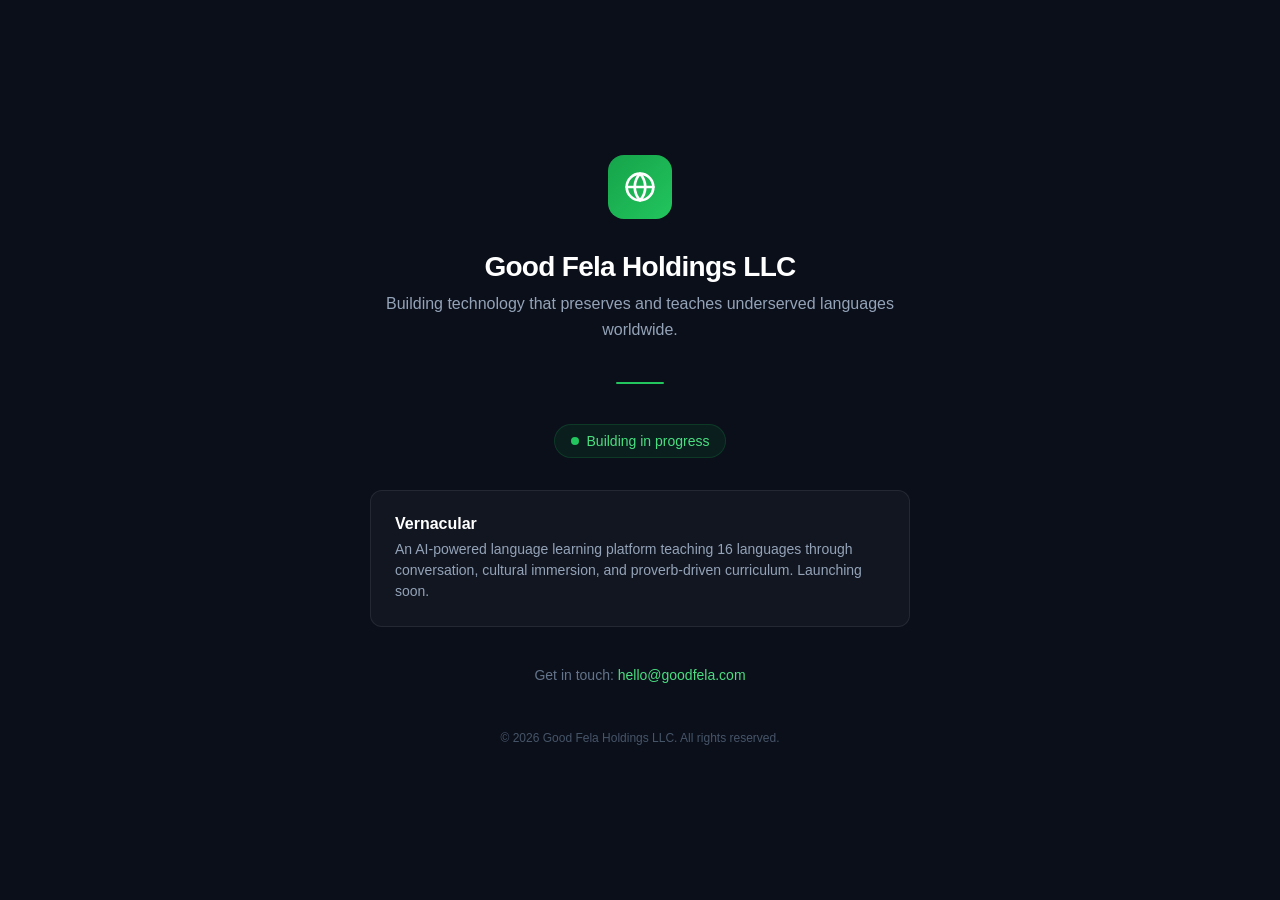
<file: index.html>
<!DOCTYPE html>
<html lang="en">
<head>
  <meta charset="UTF-8">
  <meta name="viewport" content="width=device-width, initial-scale=1.0">
  <title>Good Fela Holdings LLC</title>
  <meta name="description" content="Good Fela Holdings LLC - Building technology products that preserve and teach underserved languages worldwide.">
  <style>
    * { margin: 0; padding: 0; box-sizing: border-box; }

    body {
      font-family: -apple-system, BlinkMacSystemFont, 'Segoe UI', Roboto, sans-serif;
      background: #0a0f1a;
      color: #e2e8f0;
      min-height: 100vh;
      display: flex;
      flex-direction: column;
      align-items: center;
      justify-content: center;
      padding: 2rem;
    }

    .container {
      max-width: 540px;
      text-align: center;
    }

    .logo-mark {
      width: 64px;
      height: 64px;
      background: linear-gradient(135deg, #16a34a, #22c55e);
      border-radius: 16px;
      display: inline-flex;
      align-items: center;
      justify-content: center;
      margin-bottom: 2rem;
    }

    .logo-mark svg {
      width: 32px;
      height: 32px;
      fill: none;
      stroke: white;
      stroke-width: 2;
      stroke-linecap: round;
      stroke-linejoin: round;
    }

    h1 {
      font-size: 1.75rem;
      font-weight: 700;
      color: #ffffff;
      margin-bottom: 0.5rem;
      letter-spacing: -0.025em;
    }

    .tagline {
      font-size: 1rem;
      color: #94a3b8;
      margin-bottom: 2.5rem;
      line-height: 1.6;
    }

    .divider {
      width: 48px;
      height: 2px;
      background: #22c55e;
      margin: 0 auto 2.5rem;
      border-radius: 1px;
    }

    .status {
      display: inline-flex;
      align-items: center;
      gap: 0.5rem;
      padding: 0.5rem 1rem;
      background: rgba(22, 163, 74, 0.1);
      border: 1px solid rgba(22, 163, 74, 0.2);
      border-radius: 9999px;
      font-size: 0.875rem;
      color: #4ade80;
      margin-bottom: 2rem;
    }

    .status-dot {
      width: 8px;
      height: 8px;
      background: #22c55e;
      border-radius: 50%;
      animation: pulse 2s ease-in-out infinite;
    }

    @keyframes pulse {
      0%, 100% { opacity: 1; }
      50% { opacity: 0.4; }
    }

    .product-card {
      background: rgba(255, 255, 255, 0.03);
      border: 1px solid rgba(255, 255, 255, 0.08);
      border-radius: 12px;
      padding: 1.5rem;
      margin-bottom: 2.5rem;
      text-align: left;
    }

    .product-card h2 {
      font-size: 1rem;
      font-weight: 600;
      color: #ffffff;
      margin-bottom: 0.375rem;
    }

    .product-card p {
      font-size: 0.875rem;
      color: #94a3b8;
      line-height: 1.5;
    }

    .contact {
      font-size: 0.875rem;
      color: #64748b;
    }

    .contact a {
      color: #4ade80;
      text-decoration: none;
    }

    .contact a:hover {
      text-decoration: underline;
    }

    footer {
      margin-top: 3rem;
      font-size: 0.75rem;
      color: #475569;
    }
  </style>
</head>
<body>
  <div class="container">
    <div class="logo-mark">
      <svg viewBox="0 0 24 24">
        <circle cx="12" cy="12" r="10"></circle>
        <path d="M2 12h20M12 2a15.3 15.3 0 0 1 4 10 15.3 15.3 0 0 1-4 10 15.3 15.3 0 0 1-4-10 15.3 15.3 0 0 1 4-10z"></path>
      </svg>
    </div>

    <h1>Good Fela Holdings LLC</h1>
    <p class="tagline">Building technology that preserves and teaches underserved languages worldwide.</p>

    <div class="divider"></div>

    <div class="status">
      <span class="status-dot"></span>
      Building in progress
    </div>

    <div class="product-card">
      <h2>Vernacular</h2>
      <p>An AI-powered language learning platform teaching 16 languages through conversation, cultural immersion, and proverb-driven curriculum. Launching soon.</p>
    </div>

    <p class="contact">Get in touch: <a href="mailto:hello@goodfela.com">hello@goodfela.com</a></p>

    <footer>&copy; 2026 Good Fela Holdings LLC. All rights reserved.</footer>
  </div>
</body>
</html>
</file>
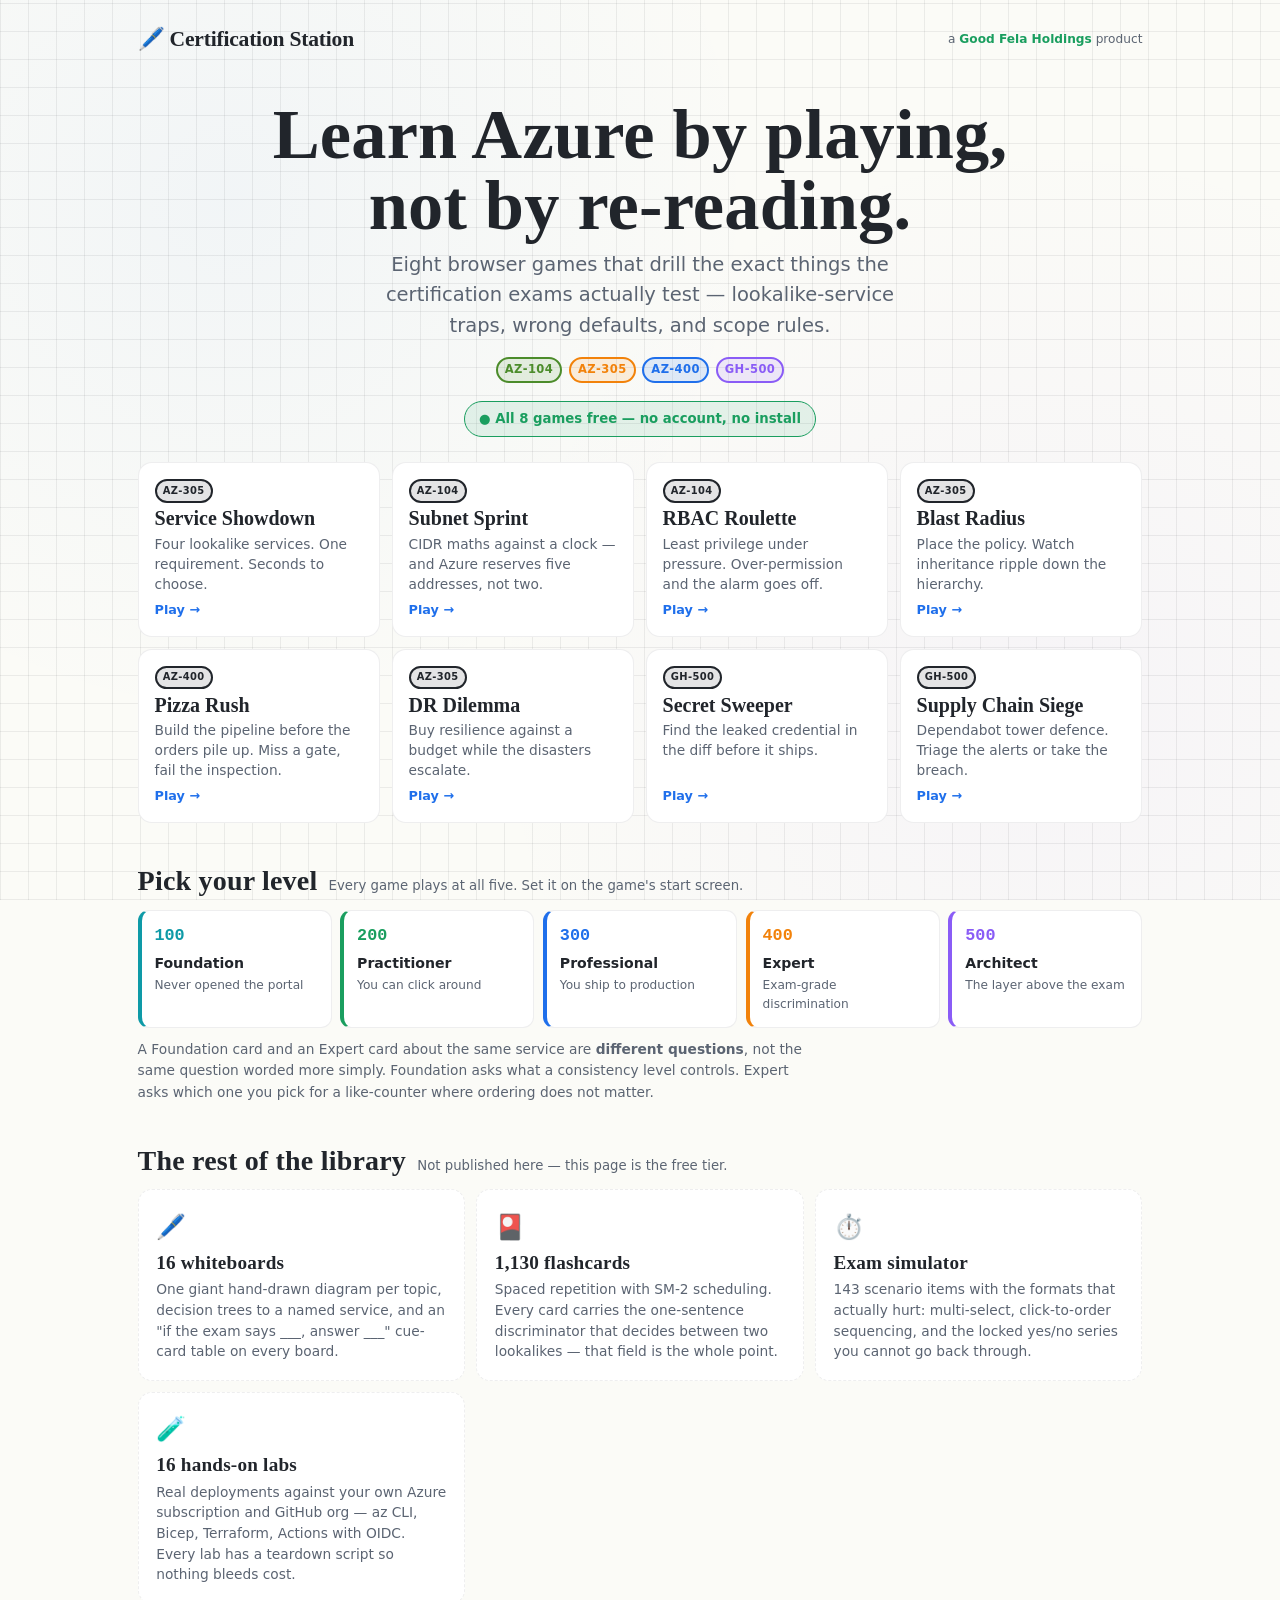
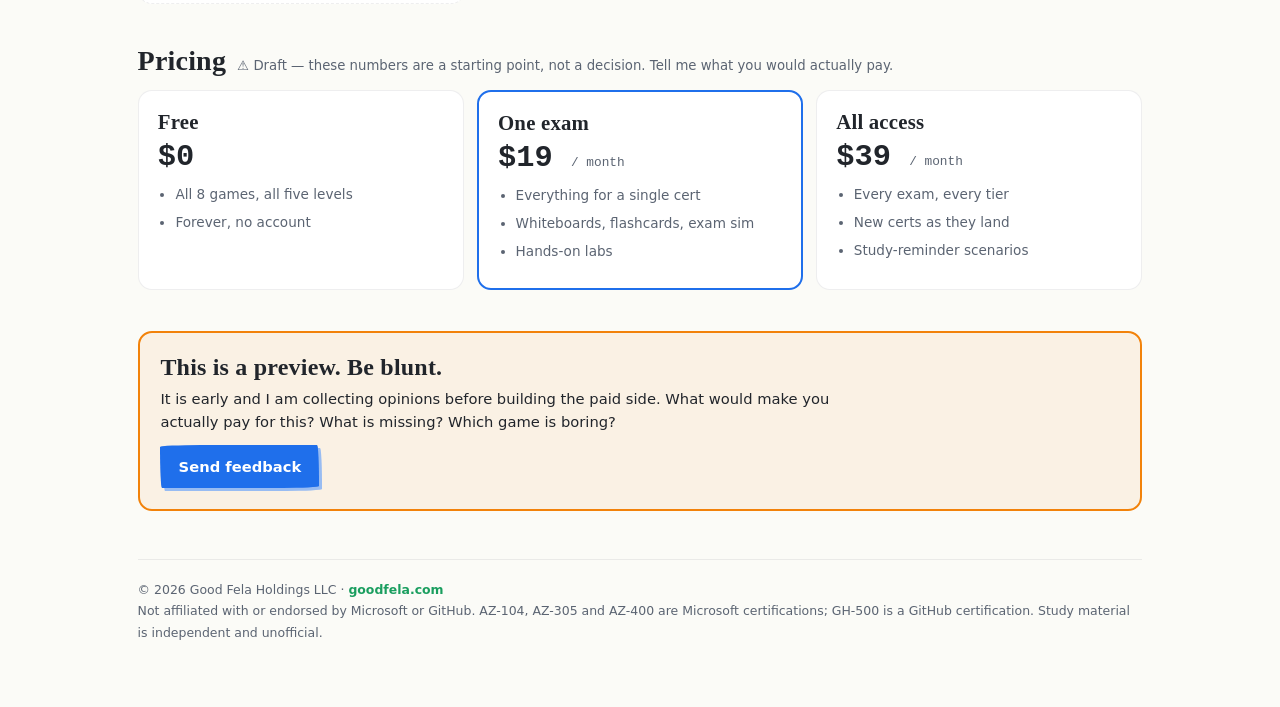
<file: station/index.html>
<!DOCTYPE html>
<html lang="en">
<head>
<meta charset="utf-8">
<meta name="viewport" content="width=device-width, initial-scale=1">
<title>Certification Station — learn Azure and GitHub by playing</title>
<meta name="description" content="Eight free browser games that drill the Azure and GitHub certification exams: AZ-104, AZ-305, AZ-400 and GH-500. No account, no install.">
<meta property="og:title" content="Certification Station">
<meta property="og:description" content="Eight free games that drill AZ-104, AZ-305, AZ-400 and GH-500. No account, no install.">
<meta property="og:type" content="website">
<link rel="stylesheet" href="assets/css/station.css">
<script src="assets/js/station.js" defer></script>
<style>
  .wrap{max-width:1040px;margin:0 auto;padding:0 1.1rem 4rem}

  .top{display:flex;align-items:center;justify-content:space-between;gap:1rem;
       flex-wrap:wrap;padding:1.4rem 0 .4rem}
  .brand{font-family:var(--font-hand);font-size:1.35rem;font-weight:700;letter-spacing:-.01em}
  .top .parent{font-size:.76rem;color:var(--ink-soft)}
  .top .parent a{color:var(--mk-green);font-weight:600;text-decoration:none}

  .hero{padding:2.2rem 0 1.2rem;text-align:center}
  .hero h1{font-family:var(--font-hand);font-size:clamp(2.3rem,7.5vw,4.4rem);
           line-height:1.02;margin:0 0 .5rem;text-wrap:balance}
  .hero .sub{font-size:clamp(1rem,2.6vw,1.22rem);color:var(--ink-soft);
             max-width:44ch;margin:0 auto 1rem;line-height:1.55;text-wrap:pretty}
  .exams{display:flex;gap:.4rem;justify-content:center;flex-wrap:wrap;margin-bottom:1.1rem}
  .free-badge{display:inline-flex;align-items:center;gap:.5rem;padding:.4rem .9rem;
    border-radius:999px;font-size:.83rem;font-weight:700;
    border:1px solid var(--mk-green);color:var(--mk-green);
    background:color-mix(in srgb,var(--mk-green) 10%,transparent)}

  .g-grid{display:grid;gap:.7rem;grid-template-columns:repeat(auto-fill,minmax(232px,1fr));
          margin:.4rem 0 1rem}
  .g-tile{display:flex;flex-direction:column;gap:.3rem;padding:1rem;border-radius:14px;
    text-decoration:none;color:inherit;background:var(--board-2);
    border:1px solid var(--board-grid);transition:transform .14s,border-color .14s,box-shadow .14s}
  .g-tile:hover{transform:translateY(-3px) rotate(-.35deg);border-color:var(--mk-blue);
    box-shadow:0 10px 24px rgba(0,0,0,.13)}
  .g-tile:focus-visible{outline:2px solid var(--mk-blue);outline-offset:3px}
  .g-exam{align-self:flex-start;font-size:.62rem}
  .g-name{font-family:var(--font-hand);font-size:1.25rem;font-weight:700;line-height:1.15}
  .g-hook{font-size:.86rem;color:var(--ink-soft);line-height:1.45;flex:1}
  .g-go{font-size:.8rem;font-weight:700;color:var(--mk-blue)}

  .sec{margin:2.6rem 0 .8rem;display:flex;align-items:baseline;gap:.7rem;flex-wrap:wrap}
  .sec h2{font-family:var(--font-hand);font-size:1.75rem;margin:0}
  .sec .note{font-size:.83rem;color:var(--ink-soft)}

  .t-row{display:grid;gap:.55rem;grid-template-columns:repeat(auto-fit,minmax(150px,1fr))}
  .t-chip{padding:.75rem .8rem;border-radius:11px;border:1px solid var(--board-grid);
    border-left:4px solid var(--tc);background:var(--board-2);display:flex;
    flex-direction:column;gap:.12rem}
  .t-chip b{font-family:var(--font-mono);font-size:1.05rem;color:var(--tc)}
  .t-chip span{font-weight:700;font-size:.88rem}
  .t-chip em{font-style:normal;font-size:.76rem;color:var(--ink-soft)}

  .lock-grid{display:grid;gap:.7rem;grid-template-columns:repeat(auto-fit,minmax(258px,1fr))}
  .lock-card{position:relative;padding:1.1rem;border-radius:14px;background:var(--board-2);
    border:1px dashed var(--board-grid)}
  .lock-card h3{font-family:var(--font-hand);font-size:1.2rem;margin:.35rem 0 .35rem}
  .lock-card p{font-size:.86rem;color:var(--ink-soft);line-height:1.5;margin:0}
  .lock-ico{font-size:1.5rem}

  .price-grid{display:grid;gap:.8rem;grid-template-columns:repeat(auto-fit,minmax(232px,1fr))}
  .price{padding:1.2rem;border-radius:14px;border:1px solid var(--board-grid);
    background:var(--board-2);display:flex;flex-direction:column;gap:.5rem}
  .price.feature{border-color:var(--mk-blue);border-width:2px}
  .price h3{font-family:var(--font-hand);font-size:1.3rem;margin:0}
  .price .amt{font-family:var(--font-mono);font-size:1.9rem;font-weight:700;line-height:1}
  .price .amt small{font-size:.8rem;font-weight:400;color:var(--ink-soft)}
  .price ul{margin:.2rem 0 0;padding-left:1.1rem;font-size:.85rem;color:var(--ink-soft);
    line-height:1.65}

  .feedback{margin-top:2.6rem;padding:1.3rem;border-radius:14px;
    border:2px solid var(--mk-orange);
    background:color-mix(in srgb,var(--mk-orange) 8%,transparent)}
  .feedback h2{font-family:var(--font-hand);margin:0 0 .4rem;font-size:1.5rem}
  .feedback p{margin:0 0 .7rem;font-size:.92rem;line-height:1.55}

  footer{margin-top:3rem;padding-top:1.2rem;border-top:1px solid var(--board-grid);
    font-size:.78rem;color:var(--ink-soft);line-height:1.7}
  footer a{color:var(--mk-green);text-decoration:none;font-weight:600}
  @media (prefers-reduced-motion:reduce){.g-tile{transition:none}}
</style>
</head>
<body>
<div class="wrap">

  <div class="top">
    <span class="brand">🖊️ Certification Station</span>
    <span class="parent">a <a href="https://goodfela.com">Good Fela Holdings</a> product</span>
  </div>

  <header class="hero">
    <h1>Learn Azure by playing,<br>not by re-reading.</h1>
    <p class="sub">Eight browser games that drill the exact things the certification exams
      actually test — lookalike-service traps, wrong defaults, and scope rules.</p>
    <div class="exams">
      <span class="chip chip--az104">AZ-104</span>
      <span class="chip chip--az305">AZ-305</span>
      <span class="chip chip--az400">AZ-400</span>
      <span class="chip chip--ghas">GH-500</span>
    </div>
    <span class="free-badge">● All 8 games free — no account, no install</span>
  </header>

  <div class="g-grid">
      <a class="g-tile" href="games/service-showdown.html">
        <span class="g-exam chip">AZ-305</span>
        <span class="g-name">Service Showdown</span>
        <span class="g-hook">Four lookalike services. One requirement. Seconds to choose.</span>
        <span class="g-go">Play →</span>
      </a>
      <a class="g-tile" href="games/subnet-sprint.html">
        <span class="g-exam chip">AZ-104</span>
        <span class="g-name">Subnet Sprint</span>
        <span class="g-hook">CIDR maths against a clock — and Azure reserves five addresses, not two.</span>
        <span class="g-go">Play →</span>
      </a>
      <a class="g-tile" href="games/rbac-roulette.html">
        <span class="g-exam chip">AZ-104</span>
        <span class="g-name">RBAC Roulette</span>
        <span class="g-hook">Least privilege under pressure. Over-permission and the alarm goes off.</span>
        <span class="g-go">Play →</span>
      </a>
      <a class="g-tile" href="games/blast-radius.html">
        <span class="g-exam chip">AZ-305</span>
        <span class="g-name">Blast Radius</span>
        <span class="g-hook">Place the policy. Watch inheritance ripple down the hierarchy.</span>
        <span class="g-go">Play →</span>
      </a>
      <a class="g-tile" href="games/pizza-rush.html">
        <span class="g-exam chip">AZ-400</span>
        <span class="g-name">Pizza Rush</span>
        <span class="g-hook">Build the pipeline before the orders pile up. Miss a gate, fail the inspection.</span>
        <span class="g-go">Play →</span>
      </a>
      <a class="g-tile" href="games/dr-dilemma.html">
        <span class="g-exam chip">AZ-305</span>
        <span class="g-name">DR Dilemma</span>
        <span class="g-hook">Buy resilience against a budget while the disasters escalate.</span>
        <span class="g-go">Play →</span>
      </a>
      <a class="g-tile" href="games/secret-sweeper.html">
        <span class="g-exam chip">GH-500</span>
        <span class="g-name">Secret Sweeper</span>
        <span class="g-hook">Find the leaked credential in the diff before it ships.</span>
        <span class="g-go">Play →</span>
      </a>
      <a class="g-tile" href="games/supply-chain-siege.html">
        <span class="g-exam chip">GH-500</span>
        <span class="g-name">Supply Chain Siege</span>
        <span class="g-hook">Dependabot tower defence. Triage the alerts or take the breach.</span>
        <span class="g-go">Play →</span>
      </a>
  </div>

  <div class="sec">
    <h2>Pick your level</h2>
    <span class="note">Every game plays at all five. Set it on the game's start screen.</span>
  </div>
  <div class="t-row">
        <div class="t-chip" style="--tc:var(--t100)">
          <b>100</b><span>Foundation</span><em>Never opened the portal</em>
        </div>
        <div class="t-chip" style="--tc:var(--t200)">
          <b>200</b><span>Practitioner</span><em>You can click around</em>
        </div>
        <div class="t-chip" style="--tc:var(--t300)">
          <b>300</b><span>Professional</span><em>You ship to production</em>
        </div>
        <div class="t-chip" style="--tc:var(--t400)">
          <b>400</b><span>Expert</span><em>Exam-grade discrimination</em>
        </div>
        <div class="t-chip" style="--tc:var(--t500)">
          <b>500</b><span>Architect</span><em>The layer above the exam</em>
        </div>
  </div>
  <p style="margin-top:.7rem;font-size:.86rem;color:var(--ink-soft);line-height:1.55">
    A Foundation card and an Expert card about the same service are
    <b>different questions</b>, not the same question worded more simply. Foundation asks
    what a consistency level controls. Expert asks which one you pick for a like-counter
    where ordering does not matter.
  </p>

  <div class="sec" id="unlock">
    <h2>The rest of the library</h2>
    <span class="note">Not published here — this page is the free tier.</span>
  </div>
  <div class="lock-grid">
        <div class="lock-card">
          <span class="lock-ico" aria-hidden="true">🖊️</span>
          <h3>16 whiteboards</h3>
          <p>One giant hand-drawn diagram per topic, decision trees to a named service, and an "if the exam says ___, answer ___" cue-card table on every board.</p>
        </div>
        <div class="lock-card">
          <span class="lock-ico" aria-hidden="true">🎴</span>
          <h3>1,130 flashcards</h3>
          <p>Spaced repetition with SM-2 scheduling. Every card carries the one-sentence discriminator that decides between two lookalikes — that field is the whole point.</p>
        </div>
        <div class="lock-card">
          <span class="lock-ico" aria-hidden="true">⏱️</span>
          <h3>Exam simulator</h3>
          <p>143 scenario items with the formats that actually hurt: multi-select, click-to-order sequencing, and the locked yes/no series you cannot go back through.</p>
        </div>
        <div class="lock-card">
          <span class="lock-ico" aria-hidden="true">🧪</span>
          <h3>16 hands-on labs</h3>
          <p>Real deployments against your own Azure subscription and GitHub org — az CLI, Bicep, Terraform, Actions with OIDC. Every lab has a teardown script so nothing bleeds cost.</p>
        </div>
  </div>

  <div class="sec" id="pricing">
    <h2>Pricing</h2>
    <span class="note">⚠️ Draft — these numbers are a starting point, not a decision. Tell me what you would actually pay.</span>
  </div>
  <div class="price-grid">
    <div class="price">
      <h3>Free</h3>
      <div class="amt">$0</div>
      <ul>
        <li>All 8 games, all five levels</li>
        <li>Forever, no account</li>
      </ul>
    </div>
    <div class="price feature">
      <h3>One exam</h3>
      <div class="amt">$19 <small>/ month</small></div>
      <ul>
        <li>Everything for a single cert</li>
        <li>Whiteboards, flashcards, exam sim</li>
        <li>Hands-on labs</li>
      </ul>
    </div>
    <div class="price">
      <h3>All access</h3>
      <div class="amt">$39 <small>/ month</small></div>
      <ul>
        <li>Every exam, every tier</li>
        <li>New certs as they land</li>
        <li>Study-reminder scenarios</li>
      </ul>
    </div>
  </div>

  <div class="feedback">
    <h2>This is a preview. Be blunt.</h2>
    <p>It is early and I am collecting opinions before building the paid side. What would
      make you actually pay for this? What is missing? Which game is boring?</p>
    <a class="btn btn--primary"
       href="mailto:hello@goodfela.com?subject=Certification%20Station%20feedback">
       Send feedback</a>
  </div>

  <footer>
    © 2026 Good Fela Holdings LLC ·
    <a href="https://goodfela.com">goodfela.com</a><br>
    Not affiliated with or endorsed by Microsoft or GitHub. AZ-104, AZ-305 and AZ-400 are
    Microsoft certifications; GH-500 is a GitHub certification. Study material is independent
    and unofficial.
  </footer>

</div>
</body>
</html>
</file>
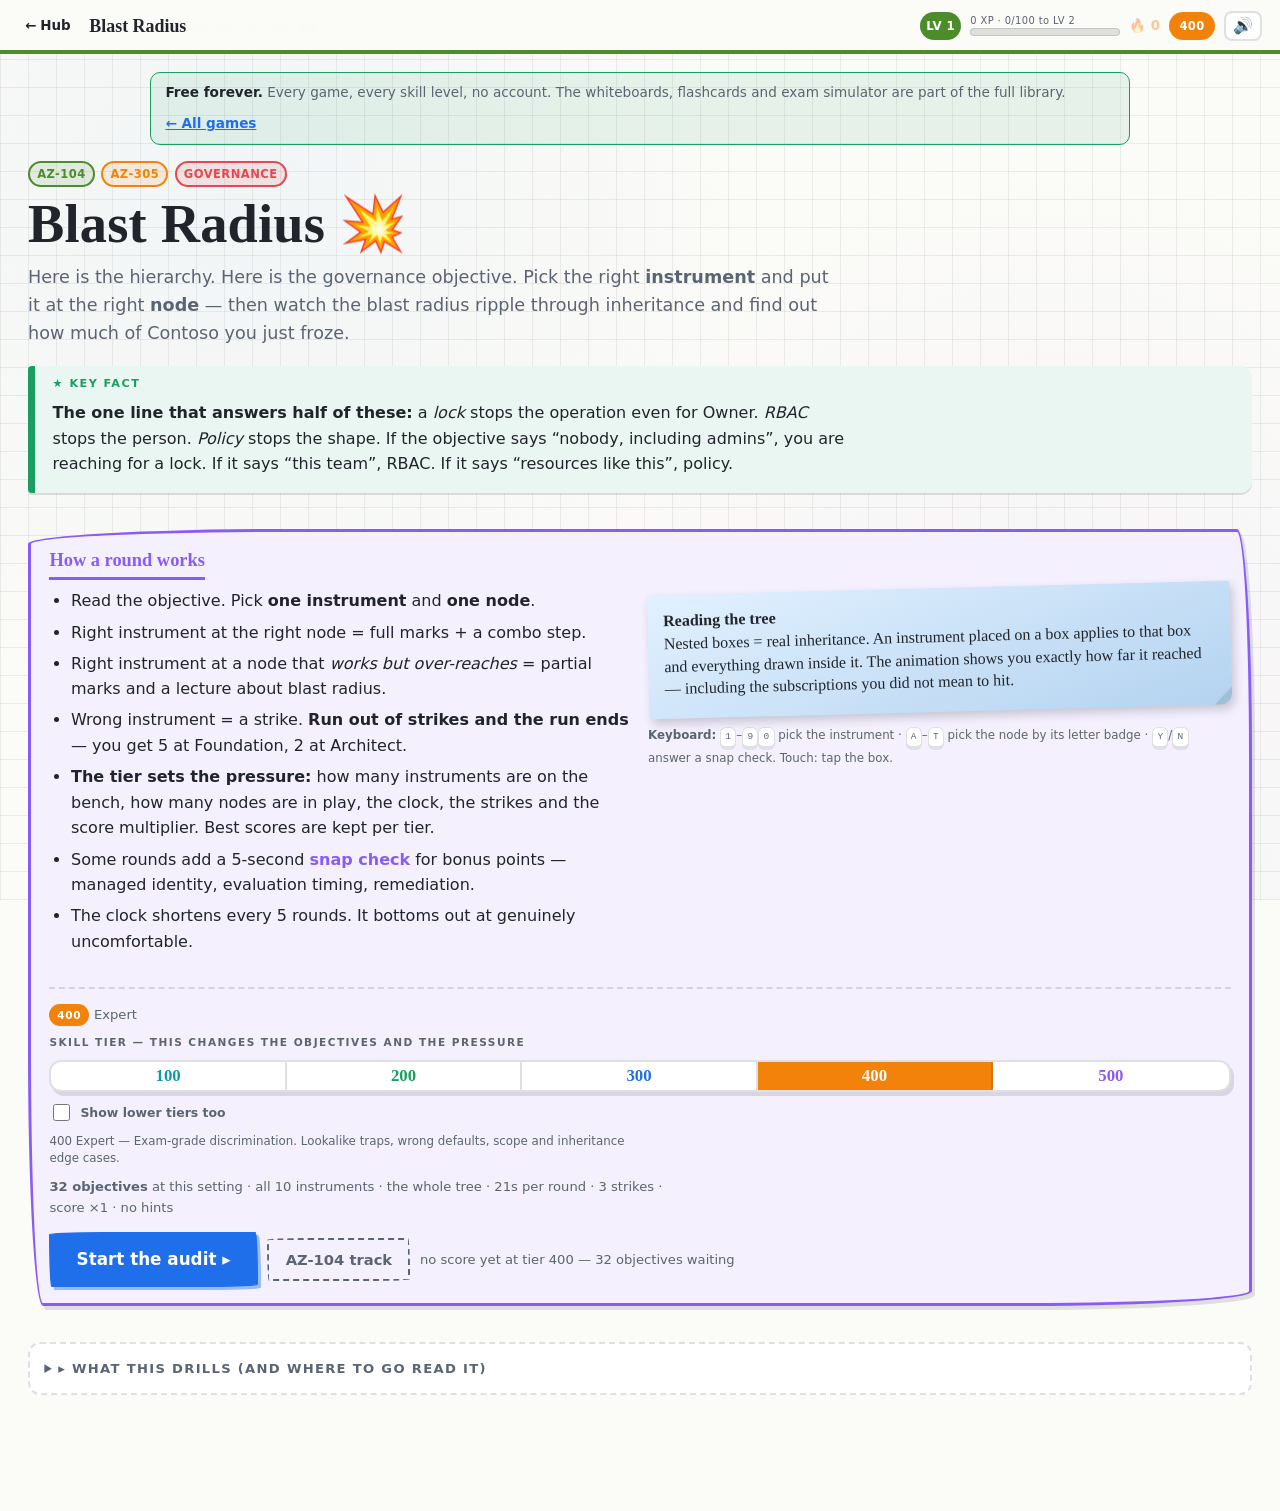
<file: station/games/blast-radius.html>
<!DOCTYPE html>
<html lang="en">
<head>
<meta charset="utf-8">
<meta name="viewport" content="width=device-width, initial-scale=1">
<title>Blast Radius — Certification Station</title>
<link rel="stylesheet" href="../assets/css/station.css">
<script src="../assets/js/station.js" defer></script>
<style>
/* ===================== BLAST RADIUS — page-local styles ===================== */
.br-wrap { display: grid; gap: .9rem; }

.br-strip { display: grid; grid-template-columns: repeat(auto-fit, minmax(96px, 1fr)); gap: .5rem; }
.br-stat {
  background: var(--board-2); border: 2.5px solid var(--board-edge);
  border-radius: 255px 15px 225px 15px / 15px 225px 15px 255px;
  padding: .45rem .4rem .5rem; text-align: center; box-shadow: var(--shadow-2); min-width: 0;
}
.br-stat b { display: block; font-family: var(--font-hand); font-size: 1.45rem; line-height: 1.05; color: var(--s-color, var(--ink)); }
.br-stat span { font-size: .58rem; letter-spacing: .1em; text-transform: uppercase; color: var(--ink-soft); }

.br-clock { height: 10px; border-radius: 999px; background: color-mix(in srgb, var(--ink) 13%, transparent);
  border: 1.5px solid var(--board-edge); overflow: hidden; }
.br-clock i { display: block; height: 100%; width: 100%;
  background: linear-gradient(90deg, var(--mk-green), var(--mk-orange), var(--mk-red)); }

/* ---- objective card ---- */
.br-obj {
  border: 3px solid var(--mk-orange);
  border-radius: 255px 15px 225px 15px / 15px 225px 15px 255px;
  background: color-mix(in srgb, var(--mk-orange) calc(var(--wash) * 100%), var(--board-2));
  padding: .8rem 1rem .9rem; box-shadow: var(--shadow-2);
}
.br-obj .who { font-size: .66rem; letter-spacing: .12em; text-transform: uppercase; font-weight: 800; color: var(--mk-orange); }
.br-obj p { font-family: var(--font-hand); font-size: clamp(1.05rem, 2.5vw, 1.35rem); line-height: 1.32; margin: .25rem 0 0; max-width: none; }

/* ---- hierarchy svg ---- */
.br-treewrap { background: var(--board-2); border: 2px solid var(--board-edge); border-radius: 12px; padding: .5rem; }
/* width is set from the computed layout in drawTree(); max-width:none keeps the
   global `svg { max-width:100% }` reset from squashing it inside .scroll-x */
.br-tree { display: block; width: 1060px; max-width: none; height: auto; }
.br-node rect {
  fill: var(--board-2); stroke: color-mix(in srgb, var(--ink) 26%, transparent); stroke-width: 2;
  transition: fill .18s ease, stroke .18s ease, stroke-width .18s ease;
}
.br-node.t-mg  > rect { fill: color-mix(in srgb, var(--mk-purple) 7%, var(--board-2)); }
.br-node.t-sub > rect { fill: color-mix(in srgb, var(--mk-blue) 8%, var(--board-2)); }
.br-node.t-rg  > rect { fill: color-mix(in srgb, var(--mk-teal) 9%, var(--board-2)); }
.br-node.t-res > rect { fill: color-mix(in srgb, var(--mk-green) 10%, var(--board-2)); }
.br-node text.n { font-family: var(--font-ui); font-size: 10.5px; font-weight: 800; fill: var(--ink); }
.br-node text.k { font-family: var(--font-mono); font-size: 9px; font-weight: 700; fill: var(--ink-soft); }
.br-node text.ty { font-family: var(--font-ui); font-size: 7.5px; font-weight: 800; letter-spacing: .1em; fill: var(--ink-soft); }
.br-node { cursor: pointer; }
.br-node:hover > rect { stroke: var(--ink); stroke-width: 3; }
.br-node.is-sel > rect { stroke: var(--mk-purple); stroke-width: 4; }
.br-node.hit-good > rect { stroke: var(--mk-green); stroke-width: 3.5; fill: color-mix(in srgb, var(--mk-green) 26%, var(--board-2)); }
.br-node.hit-bad  > rect { stroke: var(--mk-red);   stroke-width: 3.5; fill: color-mix(in srgb, var(--mk-red) 26%, var(--board-2)); }
.br-node.hit-miss > rect { stroke: var(--mk-orange); stroke-width: 3.5; stroke-dasharray: 7 5; }
.br-node.is-anchor > rect { stroke-width: 5; }
.br-node.wave { animation: br-wave .5s ease-out; }
@keyframes br-wave { 0% { opacity: .25; } 55% { opacity: 1; } 100% { opacity: 1; } }
/* Out of play at the lower tiers — visible for context, not clickable. */
.br-node.is-dim { opacity: .3; pointer-events: none; }
.br-node.is-dim > rect { stroke-dasharray: 4 4; }

/* ---- tier bay on the start screen ---- */
.br-tierbay { margin-top: 1rem; border-top: 2px dashed var(--board-edge); padding-top: .8rem; }

/* ---- hint line (foundation / practitioner tiers only) ---- */
.br-hint {
  margin: .55rem 0 0; padding: .4rem .6rem;
  border-left: 4px solid var(--mk-teal); border-radius: 3px 8px 8px 3px;
  background: color-mix(in srgb, var(--mk-teal) calc(var(--wash-soft) * 100%), var(--board-2));
  font-family: var(--font-ui); font-size: .78rem; line-height: 1.35; color: var(--ink-soft); max-width: none;
}
.br-hint b { color: var(--mk-teal); }

/* ---- instrument palette ---- */
.br-pal { display: grid; grid-template-columns: repeat(5, minmax(0,1fr)); gap: .4rem; }
@media (max-width: 900px) { .br-pal { grid-template-columns: repeat(3, minmax(0,1fr)); } }
@media (max-width: 520px) { .br-pal { grid-template-columns: repeat(2, minmax(0,1fr)); } }
.br-i {
  border: 2.5px solid var(--i-color, var(--board-edge)); border-radius: 9px;
  background: var(--board-2); padding: .42rem .45rem .48rem; text-align: left; min-width: 0;
  font-size: .74rem; font-weight: 700; line-height: 1.2; color: var(--ink);
  transition: transform .1s ease, background .12s ease;
}
.br-i:hover:not(:disabled) { transform: translateY(-2px); background: color-mix(in srgb, var(--i-color) 14%, var(--board-2)); }
.br-i:disabled { cursor: default; opacity: .55; }
.br-i u { display: block; font-family: var(--font-mono); font-size: .6rem; color: var(--i-color); text-decoration: none; font-weight: 800; }
.br-i.is-sel { background: color-mix(in srgb, var(--i-color) 26%, var(--board-2)); box-shadow: inset 0 0 0 2px var(--i-color); }
.br-i.is-right { border-color: var(--mk-green); background: color-mix(in srgb, var(--mk-green) 20%, var(--board-2)); }
.br-i.is-wrong { border-color: var(--mk-red);   background: color-mix(in srgb, var(--mk-red) 18%, var(--board-2)); }

/* ---- verdict ---- */
.br-verdict {
  border-left: 7px solid var(--v-color, var(--ink-soft)); border-radius: 4px 12px 12px 4px;
  background: color-mix(in srgb, var(--v-color, var(--ink)) calc(var(--wash) * 100%), var(--board-2));
  padding: .7rem .9rem; box-shadow: var(--shadow-1); min-height: 84px;
}
.br-verdict h4 { margin: 0 0 .25rem; color: var(--v-color); font-size: .76rem; letter-spacing: .1em; text-transform: uppercase; }
.br-verdict p { margin: 0 0 .35rem; font-size: .87rem; max-width: none; }
.br-verdict.v-good  { --v-color: var(--mk-green); }
.br-verdict.v-part  { --v-color: var(--mk-orange); }
.br-verdict.v-bad   { --v-color: var(--mk-red); }
.br-verdict.v-idle  { --v-color: var(--ink-soft); }

/* ---- bonus snap question ---- */
.br-bonus { border: 2.5px dashed var(--mk-purple); border-radius: 10px; padding: .55rem .7rem;
  background: color-mix(in srgb, var(--mk-purple) calc(var(--wash-soft) * 100%), var(--board-2)); }
.br-bonus p { margin: 0 0 .4rem; font-size: .85rem; font-weight: 700; max-width: none; }

.br-lives { letter-spacing: .1em; }

.br-missed { display: grid; gap: .55rem; }
.br-missgroup { border: 2px solid var(--board-edge); border-left: 6px solid var(--mk-red);
  border-radius: 4px 10px 10px 4px; background: var(--board-2); padding: .6rem .75rem; }
.br-missgroup h4 { margin: 0 0 .2rem; font-size: .92rem; }
.br-missgroup ul { margin: .25rem 0 .4rem; padding-left: 1.1rem; font-size: .82rem; color: var(--ink-soft); }
.br-missgroup a { font-size: .76rem; font-weight: 800; color: var(--mk-blue); text-decoration: none; border-bottom: 2px solid currentColor; }
.br-delta { font-family: var(--font-hand); font-size: clamp(1.3rem, 4vw, 2rem); }

details.br-drills { border: 2.5px dashed var(--board-edge); border-radius: 12px; background: var(--board-2); padding: .35rem .9rem; }
details.br-drills summary { cursor: pointer; font-weight: 800; font-size: .82rem; letter-spacing: .1em;
  text-transform: uppercase; padding: .55rem 0; color: var(--ink-soft); }
details.br-drills[open] summary { color: var(--ink); }
details.br-drills ul { font-size: .86rem; }
.br-keys { font-size: .74rem; color: var(--ink-soft); }
</style>
</head>
<body>

<main class="page page--wide">

  <header>
    <div class="row" style="gap:.4rem">
      <span class="chip chip--az104">AZ-104</span>
      <span class="chip chip--az305">AZ-305</span>
      <span class="chip chip--red">Governance</span>
    </div>
    <h1 style="margin-top:.35rem">Blast Radius 💥</h1>
    <p class="lede">Here is the hierarchy. Here is the governance objective. Pick the right
      <strong>instrument</strong> and put it at the right <strong>node</strong> — then watch the blast
      radius ripple through inheritance and find out how much of Contoso you just froze.</p>
    <div class="keyfact">
      <p><strong>The one line that answers half of these:</strong> a <em>lock</em> stops the operation even for Owner.
      <em>RBAC</em> stops the person. <em>Policy</em> stops the shape. If the objective says “nobody, including admins”,
      you are reaching for a lock. If it says “this team”, RBAC. If it says “resources like this”, policy.</p>
    </div>
  </header>

  <!-- ==================== START ==================== -->
  <section id="br-start">
    <div class="marker-box mk-purple">
      <span class="box-title" style="color:var(--mk-purple)">How a round works</span>
      <div class="grid grid-2">
        <div>
          <ul>
            <li>Read the objective. Pick <strong>one instrument</strong> and <strong>one node</strong>.</li>
            <li>Right instrument at the right node = full marks + a combo step.</li>
            <li>Right instrument at a node that <em>works but over-reaches</em> = partial marks and a lecture about blast radius.</li>
            <li>Wrong instrument = a strike. <strong>Run out of strikes and the run ends</strong> — you get 5 at Foundation, 2 at Architect.</li>
            <li><strong>The tier sets the pressure:</strong> how many instruments are on the bench, how many nodes are in play, the clock, the strikes and the score multiplier. Best scores are kept per tier.</li>
            <li>Some rounds add a 5-second <span style="color:var(--mk-purple)"><strong>snap check</strong></span> for bonus points — managed identity, evaluation timing, remediation.</li>
            <li>The clock shortens every 5 rounds. It bottoms out at genuinely uncomfortable.</li>
          </ul>
        </div>
        <div>
          <div class="sticky sticky--blue">
            <strong>Reading the tree</strong><br>
            Nested boxes = real inheritance. An instrument placed on a box applies to that box and
            everything drawn inside it. The animation shows you exactly how far it reached — including
            the subscriptions you did not mean to hit.
          </div>
          <p class="br-keys" style="margin-top:.85rem">
            <strong>Keyboard:</strong> <span class="kbd">1</span>–<span class="kbd">9</span><span class="kbd">0</span> pick the instrument ·
            <span class="kbd">A</span>–<span class="kbd">T</span> pick the node by its letter badge ·
            <span class="kbd">Y</span>/<span class="kbd">N</span> answer a snap check. Touch: tap the box.
          </p>
        </div>
      </div>
      <div class="br-tierbay">
        <p style="margin:0 0 .45rem">
          <span class="tier-pill tier-pill--solid tier-any" id="br-stierpill" data-tier="400"></span>
          <span class="muted small" id="br-stiername">Expert</span>
        </p>
        <div id="br-tierhost"></div>
        <p class="small muted" id="br-tierline" style="margin:.55rem 0 0">—</p>
      </div>

      <div class="row" style="margin-top:.9rem">
        <button class="btn btn--primary btn--lg" id="br-begin" type="button">Start the audit ▸</button>
        <a class="btn btn--ghost" href="../index.html#unlock" class="locked">AZ-104 track</a>
        <span class="muted small" id="br-best">personal best: —</span>
      </div>
    </div>

    <div id="br-tierempty"></div>
  </section>

  <!-- ==================== GAME ==================== -->
  <section id="br-game" class="is-hidden">
    <div class="br-wrap">

      <div class="br-strip">
        <div class="br-stat" style="--s-color:var(--mk-blue)"><b id="br-score">0</b><span>Score</span></div>
        <div class="br-stat" style="--s-color:var(--mk-purple)"><b id="br-combo">1×</b><span>Combo</span></div>
        <div class="br-stat" style="--s-color:var(--mk-orange)"><b id="br-round">1</b><span>Round</span></div>
        <div class="br-stat" style="--s-color:var(--mk-red)"><b id="br-lives" class="br-lives">♥♥♥</b><span>Strikes left</span></div>
        <div class="br-stat" style="--s-color:var(--mk-teal)"><b id="br-radius">—</b><span>Nodes hit</span></div>
      </div>

      <div class="br-clock"><i id="br-clockbar"></i></div>

      <div class="br-obj">
        <div class="who" id="br-who">Governance objective</div>
        <p id="br-goal">—</p>
        <p class="br-hint is-hidden" id="br-hint"></p>
      </div>

      <div class="scroll-x br-treewrap">
        <svg class="br-tree" id="br-tree" viewBox="0 0 1010 300" role="img"
             aria-label="Management group, subscription, resource group and resource hierarchy for Contoso"></svg>
      </div>

      <div>
        <div class="br-keys" style="font-weight:800;letter-spacing:.1em;text-transform:uppercase;margin-bottom:.3rem">Instrument</div>
        <div class="br-pal" id="br-pal"></div>
      </div>

      <div class="grid grid-2" style="gap:.8rem;align-items:start">
        <div class="br-verdict v-idle" id="br-verdict">
          <h4 id="br-vtitle">Standing by</h4>
          <p id="br-vbody">Pick an instrument, then click the node you would place it on.</p>
        </div>
        <div class="stack">
          <div class="br-bonus is-hidden" id="br-bonusbox">
            <p id="br-bq">—</p>
            <div class="row">
              <button class="btn btn--sm" type="button" data-bonus="1">Yes <span class="kbd">Y</span></button>
              <button class="btn btn--sm" type="button" data-bonus="0">No <span class="kbd">N</span></button>
            </div>
          </div>
          <button class="btn btn--ghost btn--sm" id="br-quit" type="button">End run</button>
        </div>
      </div>
    </div>
  </section>

  <!-- ==================== GAME OVER ==================== -->
  <section id="br-over" class="is-hidden">
    <div class="marker-box mk-red">
      <span class="box-title" style="color:var(--mk-red)" id="br-overtitle">Run over</span>
      <p style="margin:.2rem 0 .6rem">
        <span class="tier-pill tier-pill--solid tier-any" id="br-otierpill" data-tier="400"></span>
        <span class="muted small" id="br-otiername">Expert</span>
      </p>
      <div class="grid grid-3" style="gap:.6rem">
        <div class="br-stat" style="--s-color:var(--mk-blue)"><b id="br-fscore">0</b><span>Final score</span></div>
        <div class="br-stat" style="--s-color:var(--mk-orange)"><b id="br-fround">0</b><span>Rounds cleared</span></div>
        <div class="br-stat" style="--s-color:var(--mk-green)"><b id="br-facc">0%</b><span>Placed perfectly</span></div>
      </div>
      <p class="br-delta center" id="br-deltamsg" style="margin:.9rem 0"></p>
      <div class="row center" style="justify-content:center">
        <button class="btn btn--primary btn--lg" id="br-again" type="button">One more run ▸</button>
        <a class="btn btn--ghost" href="../index.html">Back to the hub</a>
      </div>
    </div>

    <h2 id="br-missh">What blew up</h2>
    <div class="br-missed" id="br-missed"></div>
  </section>

  <!-- ==================== WHAT THIS DRILLS ==================== -->
  <section>
    <details class="br-drills">
      <summary>▸ What this drills (and where to go read it)</summary>
      <div class="grid grid-2">
        <div>
          <h4>Concepts in the bank</h4>
          <ul>
            <li><strong>Policy effects</strong> — Deny, Audit, AuditIfNotExists, Append, Modify, DeployIfNotExists, DenyAction, Disabled — and exactly which two families need a <strong>managed identity</strong> on the assignment.</li>
            <li><strong>Initiative vs single assignment</strong> — when a policy set earns its keep, and shared parameters.</li>
            <li><strong>Exemptions vs exclusions (notScopes)</strong> — the two ways to carve out the sandbox, and why one has an expiry date and a category.</li>
            <li><strong>Remediation tasks</strong> — new resources vs the thousand that already exist, and why compliance state alone changes nothing.</li>
            <li><strong>Evaluation timing</strong> — deployment-time enforcement vs the periodic compliance scan.</li>
            <li><strong>Policy vs RBAC vs locks</strong> — the shape, the person, the operation.</li>
            <li><strong>Lock inheritance and lock traps</strong> — ReadOnly breaking legitimate operations, CanNotDelete blocking a scale-set change, locks beating Owner, and why the lock survives your RBAC removal.</li>
            <li><strong>Tags</strong> — inheritance from RG/subscription via Modify, tag policies, and what tags do NOT do automatically.</li>
            <li><strong>Management group design</strong> — depth limits, root-group assignments, subscription placement.</li>
            <li><strong>Resource move rules</strong> — what moves, what does not, and what locks do to a move.</li>
          </ul>
        </div>
        <div>
          <h4>Whiteboards that cover it</h4>
          <ul>
            <li><a href="../index.html#unlock" class="locked">AZ-104 · Identity, RBAC &amp; Governance</a></li>
            <li><a href="../index.html#unlock" class="locked">AZ-305 · Identity, Governance &amp; Monitoring Design</a></li>
            <li><a href="../index.html#unlock" class="locked">AZ-305 · The Decision Trees</a></li>
            <li><a href="../index.html#unlock" class="locked">AZ-104 · Storage &amp; Compute</a></li>
          </ul>
          <h4>Sister game</h4>
          <ul>
            <li><a href="rbac-roulette.html">RBAC Roulette</a> — same hierarchy, but roles and scopes instead of policy and locks.</li>
          </ul>
        </div>
      </div>
    </details>
  </section>

</main>

<script>
(function () {
  'use strict';

  var GAME_ID = 'blast-radius';
  var $ = function (id) { return document.getElementById(id); };

  /* =========================================================================
     THE HIERARCHY — one canonical tree, learned deeply.
     node: [id, key(letter), type, label, children]
     ====================================================================== */
  var TREE = {
    id: 'root', key: 'A', type: 'mg', label: 'Tenant Root Group', kids: [
      { id: 'contoso', key: 'B', type: 'mg', label: 'Contoso', kids: [
        { id: 'platform', key: 'C', type: 'mg', label: 'Platform', kids: [
          { id: 'sub-conn', key: 'D', type: 'sub', label: 'Sub: Connectivity', kids: [
            { id: 'rg-hub', key: 'E', type: 'rg', label: 'rg-hub-net', kids: [
              { id: 'vnet-hub', key: 'F', type: 'res', label: 'vnet-hub' }
            ] }
          ] },
          { id: 'sub-id', key: 'G', type: 'sub', label: 'Sub: Identity', kids: [
            { id: 'rg-id', key: 'H', type: 'rg', label: 'rg-identity', kids: [
              { id: 'kv-id', key: 'I', type: 'res', label: 'kv-core-01' }
            ] }
          ] }
        ] },
        { id: 'lz', key: 'J', type: 'mg', label: 'Landing Zones', kids: [
          { id: 'sub-prod', key: 'K', type: 'sub', label: 'Sub: Prod', kids: [
            { id: 'rg-app', key: 'L', type: 'rg', label: 'rg-prod-app', kids: [
              { id: 'vm-app', key: 'M', type: 'res', label: 'vm-app-01' }
            ] },
            { id: 'rg-data', key: 'N', type: 'rg', label: 'rg-prod-data', kids: [
              { id: 'sa-data', key: 'O', type: 'res', label: 'stprodfiles' }
            ] }
          ] },
          { id: 'sub-dev', key: 'P', type: 'sub', label: 'Sub: Dev', kids: [
            { id: 'rg-dev', key: 'Q', type: 'rg', label: 'rg-dev-app' }
          ] }
        ] },
        { id: 'sandbox', key: 'R', type: 'mg', label: 'Sandbox', kids: [
          { id: 'sub-sbx', key: 'S', type: 'sub', label: 'Sub: Sandbox', kids: [
            { id: 'rg-sbx', key: 'T', type: 'rg', label: 'rg-sbx' }
          ] }
        ] }
      ] }
    ]
  };

  var TYPE_LABEL = { mg: 'MG', sub: 'SUB', rg: 'RG', res: 'RES' };
  var TYPE_FULL  = { mg: 'management group', sub: 'subscription', rg: 'resource group', res: 'resource' };
  var NODES = {};      // id -> node (with layout + parent + descendants)
  var BYKEY = {};      // letter -> id

  /* --------------------------------------------- layout: real nested boxes */
  var PAD_X = 9, PAD_TOP = 21, PAD_BOT = 8, GAP = 8, LEAF_W = 126, LEAF_H = 34;

  function measure(n) {
    if (!n.kids || !n.kids.length) { n._w = LEAF_W; n._h = LEAF_H; return; }
    var w = 0, h = 0;
    n.kids.forEach(function (k, i) { measure(k); w += k._w + (i ? GAP : 0); h = Math.max(h, k._h); });
    n._w = w + PAD_X * 2;
    n._h = h + PAD_TOP + PAD_BOT;
  }
  function place(n, x, y, parent, depth) {
    n.x = x; n.y = y; n.parent = parent; n.depth = depth;
    NODES[n.id] = n; BYKEY[n.key] = n.id;
    if (!n.kids) return;
    var cx = x + PAD_X;
    n.kids.forEach(function (k) { place(k, cx, y + PAD_TOP, n, depth + 1); cx += k._w + GAP; });
  }
  measure(TREE);
  place(TREE, 6, 6, null, 0);

  function descendants(id, acc) {
    acc = acc || [];
    var n = NODES[id];
    if (!n.kids) return acc;
    n.kids.forEach(function (k) { acc.push(k.id); descendants(k.id, acc); });
    return acc;
  }
  function subtree(id) { return [id].concat(descendants(id)); }
  function isAncestor(a, b) { return descendants(a).indexOf(b) !== -1; }

  function drawTree() {
    var svg = $('br-tree');
    svg.setAttribute('viewBox', '0 0 ' + (TREE._w + 12) + ' ' + (TREE._h + 12));
    svg.style.width = (TREE._w + 12) + 'px';   // keep CSS width in step with the layout
    var out = '';
    (function walk(n) {
      // Only draw the type tag when it demonstrably fits beside the name —
      // otherwise short leaf boxes collide (kv-core-01 vs RES).
      var nameEnd = 18 + n.label.length * 6.1;
      var tyW = TYPE_LABEL[n.type].length * 5.6 + 6;
      var showTy = (n._w - nameEnd - tyW) > 6;

      out += '<g class="br-node t-' + n.type + '" data-node="' + n.id + '" tabindex="0" role="button" ' +
             'aria-label="' + n.label + ', ' + TYPE_FULL[n.type] + ', key ' + n.key + '">' +
               '<rect x="' + n.x + '" y="' + n.y + '" width="' + n._w + '" height="' + n._h + '" rx="7"></rect>' +
               '<text class="k" x="' + (n.x + 6) + '" y="' + (n.y + 13) + '">' + n.key + '</text>' +
               '<text class="n" x="' + (n.x + 18) + '" y="' + (n.y + 13) + '">' + n.label + '</text>' +
               (showTy
                 ? '<text class="ty" x="' + (n.x + n._w - 5) + '" y="' + (n.y + 13) + '" text-anchor="end">' + TYPE_LABEL[n.type] + '</text>'
                 : '');
      if (n.kids) n.kids.forEach(walk);
      out += '</g>';
    }(TREE));
    svg.innerHTML = out;
  }

  /* =========================================================================
     INSTRUMENTS
     ====================================================================== */
  var INSTR = [
    ['deny',   '1', 'Policy · Deny',            'var(--mk-red)'],
    ['audit',  '2', 'Policy · Audit / AuditIfNotExists', 'var(--mk-blue)'],
    ['modify', '3', 'Policy · Append or Modify','var(--mk-teal)'],
    ['dine',   '4', 'Policy · DeployIfNotExists','var(--mk-purple)'],
    ['denyact','5', 'Policy · DenyAction',      'var(--mk-pink)'],
    ['init',   '6', 'Initiative (policy set)',  'var(--mk-orange)'],
    ['exempt', '7', 'Policy exemption',         'var(--mk-green)'],
    ['rbac',   '8', 'RBAC assignment',          'var(--azure)'],
    ['ro',     '9', 'ReadOnly lock',            'var(--ink-soft)'],
    ['cnd',    '0', 'CanNotDelete lock',        'var(--mk-ink)']
  ];
  var INSTR_BY_ID = {};
  INSTR.forEach(function (i) { INSTR_BY_ID[i[0]] = i; });
  var INSTR_BY_KEY = {};
  INSTR.forEach(function (i) { INSTR_BY_KEY[i[1]] = i[0]; });

  /* =========================================================================
     CONCEPT TAGS
     ====================================================================== */
  var TAGS = {
    effects: ['Policy effects & what each one actually does', '../whiteboards/az104-identity-governance.html', 'AZ-104 Identity, RBAC & Governance'],
    mi:      ['Effects that need a managed identity',         '../whiteboards/az104-identity-governance.html', 'AZ-104 Identity, RBAC & Governance'],
    scope:   ['Assignment scope & inheritance',               '../whiteboards/az305-identity-governance.html', 'AZ-305 Identity, Governance & Monitoring Design'],
    exempt:  ['Exemptions vs exclusions',                     '../whiteboards/az305-identity-governance.html', 'AZ-305 Identity, Governance & Monitoring Design'],
    remed:   ['Remediation of existing resources',            '../whiteboards/az104-identity-governance.html', 'AZ-104 Identity, RBAC & Governance'],
    locks:   ['Locks, lock inheritance & lock traps',         '../whiteboards/az104-identity-governance.html', 'AZ-104 Identity, RBAC & Governance'],
    three:   ['Policy vs RBAC vs lock — picking the instrument', '../whiteboards/az305-decision-trees.html', 'AZ-305 The Decision Trees'],
    tags:    ['Tags, tag inheritance & tag policy',           '../whiteboards/az104-identity-governance.html', 'AZ-104 Identity, RBAC & Governance'],
    mgdes:   ['Management group hierarchy design',            '../whiteboards/az305-identity-governance.html', 'AZ-305 Identity, Governance & Monitoring Design'],
    move:    ['Resource move rules',                          '../whiteboards/az104-storage-compute.html', 'AZ-104 Storage & Compute'],
    init:    ['Initiatives vs single assignments',            '../whiteboards/az104-identity-governance.html', 'AZ-104 Identity, RBAC & Governance']
  };

  /* =========================================================================
     SCENARIO BANK
     P(id, who, goal, instrument, node, tag, why, alts, wide, bonus, tier, hint)
       alts : { instrumentId: 'why that instrument is wrong here' }
       wide : [nodeIds] that work but over-reach (partial credit)
       bonus: { q, a(bool), why }
       tier : 100 Foundation · 200 Practitioner · 300 Professional
              400 Expert (everything written before the tier system) · 500 Architect
       hint : shown automatically at the tiers whose config sets hints:true
     ====================================================================== */
  function P(id, who, goal, i, n, tag, why, alts, wide, bonus, tier, hint) {
    return { id: id, who: who, goal: goal, i: i, n: n, tag: tag, why: why,
             alts: alts || {}, wide: wide || [], bonus: bonus || null,
             tier: tier || 400, hint: hint || '' };
  }

  var BANK = [

  P('p01', 'Cloud governance',
    'Nobody may create resources outside East US 2 or West US 2 anywhere under Contoso. The Sandbox management group is explicitly allowed to do whatever it likes.',
    'deny', 'contoso', 'exempt',
    'Deny at Contoso covers everything below it in one assignment. Sandbox then gets carved out — either an exclusion (notScopes) on this assignment or a policy exemption on the Sandbox MG.',
    { audit: 'Audit records the violation and lets the resource deploy anyway. “Nobody may create” is prevention, not reporting.',
      init: 'An initiative is a bundle. For a single allowed-locations rule it adds packaging with no benefit.',
      ro: 'A ReadOnly lock would stop ALL writes including legitimate ones in the approved regions — and it stops updates to existing resources too.' },
    ['root'],
    { q: 'Does a Deny policy assignment require a managed identity?', a: false,
      why: 'No. Only DeployIfNotExists and Modify need an identity, because only those two write things on your behalf.' }, 400),

  P('p02', 'Cloud governance',
    'The allowed-locations Deny is already assigned at Contoso. Sandbox now needs a documented, time-boxed carve-out with an expiry date and a justification the auditors can read.',
    'exempt', 'sandbox', 'exempt',
    'A policy exemption: it attaches to a scope, carries a category (Waiver or Mitigated), an optional expiry date and a justification. An exclusion via notScopes has none of that paperwork.',
    { deny: 'Adding another Deny at Sandbox does the opposite of carving it out.',
      audit: 'Audit does not remove the parent Deny. Inheritance means the Deny still fires.',
      rbac: 'RBAC decides who may act. It has no effect on whether a policy evaluates the resource.' },
    [],
    { q: 'Can an exemption be given an automatic expiry date?', a: true,
      why: 'Yes — expiresOn. That is exactly why exemptions beat notScopes exclusions for temporary carve-outs: the waiver dies on schedule instead of living forever.' }, 400),

  P('p03', 'Platform team',
    'Every new resource group in the Prod subscription must automatically get a costCenter tag copied down from the subscription. Existing ones will be handled separately.',
    'modify', 'sub-prod', 'tags',
    'A Modify policy with the inherit-tag-from-subscription built-in. Modify adds/updates the tag on create and update — and it needs a managed identity on the assignment.',
    { deny: 'Deny would block untagged deployments instead of fixing them. The objective says “automatically get”, not “refuse”.',
      audit: 'Audit flags the missing tag and changes nothing.',
      dine: 'DeployIfNotExists deploys a related RESOURCE (a diagnostic setting, an extension). Tags on the resource itself are Modify/Append territory.' },
    ['lz'],
    { q: 'Does this Modify assignment need a managed identity?', a: true,
      why: 'Yes. Modify and DeployIfNotExists both write on your behalf, so the assignment needs an identity with rights at the scope — Tag Contributor here.' }, 400),

  P('p04', 'Platform team',
    'Two thousand resources already exist in Prod without the required tag. The Modify policy is assigned and compliant-on-create. Fix the backlog.',
    'modify', 'sub-prod', 'remed',
    'Modify/DeployIfNotExists only act at create/update time — existing resources go non-compliant and stay that way until you run a REMEDIATION TASK against the assignment.',
    { deny: 'Deny never touches a resource that already exists. It only evaluates new writes.',
      audit: 'Audit will faithfully report all 2,000 as non-compliant and fix precisely zero of them.',
      init: 'Bundling it changes nothing about existing resources.' },
    [],
    { q: 'Will the existing resources become compliant on their own at the next evaluation cycle?', a: false,
      why: 'No. The compliance scan re-evaluates and re-labels them, but only a remediation task actually writes the tag onto existing resources.' }, 400),

  P('p05', 'Security',
    'The core key vault kv-core-01 must not be deleted by anyone — including subscription Owners and including our own automation running as Owner.',
    'cnd', 'kv-id', 'locks',
    'A CanNotDelete lock on the resource. Locks are evaluated on top of RBAC, so they stop the operation regardless of role — that is the whole point.',
    { rbac: 'You cannot RBAC your way to “including Owners”. Owner can always re-grant itself.',
      deny: 'A Deny policy on delete is possible via DenyAction, but the classic, exam-expected instrument for “nobody deletes this specific resource” is the lock.',
      ro: 'ReadOnly also blocks deletes — and blocks every legitimate update to the vault as well, including secret rotation. Over-reach.' },
    ['rg-id'],
    { q: 'Does removing the person’s Owner role also remove the lock?', a: false,
      why: 'No. Locks are independent of RBAC. They live on the resource and are removed only by someone with Microsoft.Authorization/locks/delete.' }, 400),

  P('p06', 'Security',
    'The hub VNet configuration is frozen for the change freeze — no edits at all until January. Deletes and updates both blocked, reads fine.',
    'ro', 'vnet-hub', 'locks',
    'ReadOnly lock on the VNet. It blocks all write and delete operations on that resource while leaving reads working.',
    { cnd: 'CanNotDelete stops deletion but happily allows someone to rewrite the address space and the peerings. A freeze means no edits.',
      deny: 'Policy shapes what may be created, not “freeze this one object for six weeks”.',
      rbac: 'Removing write from people leaves service principals, break-glass and Owners able to change it. A freeze must beat everyone.' },
    ['rg-hub'],
    { q: 'Can a ReadOnly lock break operations that look like reads, such as listing storage account keys?', a: true,
      why: 'Yes — the classic trap. listKeys is a POST, so ReadOnly blocks it. Same story for restarting VMs and other action-verbs that feel read-ish.' }, 400),

  P('p07', 'Landing zone team',
    'Prod and Dev both need the same eight baseline rules — allowed locations, allowed SKUs, required tags, diagnostic settings, and four more — assigned and versioned together.',
    'init', 'lz', 'init',
    'One initiative (policy set) assigned at Landing Zones. Eight separate assignments means eight things to drift, eight compliance views, and eight sets of parameters.',
    { deny: 'A single Deny is one of the eight rules, not the package.',
      exempt: 'An exemption removes a scope from an existing assignment. Nothing is being carved out here — you are creating the baseline, not poking a hole in it.',
      audit: 'Some of the eight are audit, some are deny. That is exactly why they belong in a set.' },
    ['contoso'],
    { q: 'Does an initiative give you one aggregated compliance result across all its policies?', a: true,
      why: 'Yes, and that is half its value — a single compliance percentage for the baseline rather than eight unrelated numbers.' }, 400),

  P('p08', 'Security',
    'Every storage account created anywhere under Contoso must have a diagnostic setting shipping to the central Log Analytics workspace — created automatically if it is missing.',
    'dine', 'contoso', 'mi',
    'DeployIfNotExists: evaluates the related resource (the diagnostic setting) and deploys it when absent. It requires a managed identity with rights at the scope.',
    { audit: 'AuditIfNotExists spots the missing diagnostic setting and reports it. It never creates it.',
      modify: 'Modify changes properties and tags on the resource being evaluated. It cannot deploy a separate child resource.',
      deny: 'Deny would refuse the storage account entirely rather than completing it.' },
    ['root'],
    { q: 'Does DeployIfNotExists need a managed identity on the assignment?', a: true,
      why: 'Yes — it deploys an ARM template on your behalf, so the assignment identity needs the roles listed in the policy definition’s roleDefinitionIds.' }, 400),

  P('p09', 'Compliance',
    'We need to know how many VMs across the whole tenant are missing the Azure Monitor Agent. Nothing may be blocked or changed — this is a reporting exercise this quarter.',
    'audit', 'root', 'effects',
    'AuditIfNotExists at the tenant root group: it evaluates a related resource (the extension) and marks non-compliant without blocking or changing anything.',
    { deny: 'Deny would prevent VM creation. The objective explicitly says nothing may be blocked.',
      dine: 'DeployIfNotExists would install the agent — an action the objective forbids this quarter.',
      cnd: 'A lock is not a reporting tool.' },
    [],
    { q: 'Does AuditIfNotExists require a managed identity?', a: false,
      why: 'No. It only reads the related resource to judge compliance. Only Modify and DeployIfNotExists write, so only those two need an identity.' }, 400),

  P('p10', 'Cloud governance',
    'Storage accounts must never be created with public blob access enabled — but developers keep forgetting the property entirely rather than setting it wrong.',
    'deny', 'contoso', 'effects',
    'Deny with a condition that treats the missing property as non-compliant (the built-in does exactly this). Deny is evaluated at deployment time, before the resource exists.',
    { modify: 'Append/Modify could silently set the property for them — a valid pattern, but it quietly rewrites intent instead of enforcing it, and the objective says “must never be created”.',
      audit: 'Reporting after the fact does not stop the account existing with public access on.',
      ro: 'A lock cannot express “resources of this shape”.' },
    ['root'],
    { q: 'Is a Deny policy evaluated before the resource is created?', a: true,
      why: 'Yes. Deny, Append, Modify and DenyAction all evaluate at request time in the ARM pipeline. Audit and the *IfNotExists effects also run on a periodic compliance scan.' }, 400),

  P('p11', 'Platform team',
    'Every new subnet must automatically get the standard NSG-less baseline route table reference appended if the request omits it. Do not fail the deployment.',
    'modify', 'sub-conn', 'effects',
    'Append (or Modify) adds the field at request time and lets the deployment succeed. Deny would fail it; audit would ignore it.',
    { deny: 'Deny fails the deployment. The objective says do not fail it.',
      audit: 'Audit adds nothing to the request.',
      dine: 'DeployIfNotExists creates a separate related resource after the fact — the objective is about a field on the request itself.' },
    ['platform'],
    null, 400),

  P('p12', 'Security',
    'A specific engineer must lose the ability to delete anything in rg-prod-data. Everyone else keeps working normally, including deleting things.',
    'rbac', 'rg-data', 'three',
    'This is a PERSON problem, so it is an RBAC problem: remove their write/delete assignment at that scope. Locks and policy cannot target one human being.',
    { cnd: 'A CanNotDelete lock stops everyone — the whole team, the pipelines, and Owner. The objective says everyone else keeps deleting.',
      deny: 'Policy has no concept of identity. It evaluates the resource, not who asked.',
      ro: 'Same problem, bigger blast radius: it also blocks all writes for everyone.' },
    [],
    { q: 'Can Azure Policy deny an action for one named user but allow it for others?', a: false,
      why: 'No. Policy evaluates the resource payload, not the principal. “This person specifically” is always RBAC (or a deny assignment).' }, 400),

  P('p13', 'Operations',
    'Someone deleted a production resource group last quarter. Make every resource group in the Prod subscription undeletable without touching who can deploy into them.',
    'cnd', 'sub-prod', 'locks',
    'A CanNotDelete lock at the subscription is inherited by every resource group and resource inside it, and it leaves ordinary deployment untouched.',
    { ro: 'ReadOnly blocks every deployment and update in Prod. That is an outage, not a guardrail.',
      rbac: 'Removing delete rights from everyone leaves Owners and automation able to delete. And it breaks legitimate resource-level deletes.',
      deny: 'DenyAction can block delete calls by policy, but the exam-standard instrument for “this hierarchy is not deletable” is the lock.' },
    ['lz'],
    { q: 'Do child resources inherit a lock placed at the subscription?', a: true,
      why: 'Yes. Locks inherit downward like RBAC — and the most restrictive lock in the chain wins, so a ReadOnly anywhere above beats a CanNotDelete below.' }, 400),

  P('p14', 'Operations',
    'We put a ReadOnly lock on rg-prod-app during the freeze. Now the on-call cannot restart vm-app-01 during an incident and the scale set will not scale. Explain and fix.',
    'cnd', 'rg-app', 'locks',
    'ReadOnly blocks any POST/action verb — restart, listKeys, scale — because those are not reads to ARM. Downgrade to CanNotDelete, which allows operations but blocks deletion.',
    { ro: 'That is what is already causing the outage.',
      rbac: 'The on-call already has the role. The lock is what is blocking them — locks beat roles.',
      exempt: 'Exemptions apply to policy assignments. They have no effect whatsoever on locks.' },
    [],
    { q: 'Does a ReadOnly lock block a VM restart?', a: true,
      why: 'Yes. Restart is Microsoft.Compute/virtualMachines/restart/action — a POST. ReadOnly permits only GET-shaped operations, so the restart fails.' }, 400),

  P('p15', 'Finance',
    'Cost reporting needs every resource to carry an owner tag. Tag values must come from the resource group so the app teams do not have to type them.',
    'modify', 'lz', 'tags',
    'The built-in “Inherit a tag from the resource group” Modify policy. Tags do NOT inherit automatically in Azure — that is the trap the whole question is built on.',
    { deny: 'Denying untagged resources creates a support queue instead of a tag.',
      audit: 'Audit marks every untagged resource non-compliant and leaves the tag missing. You get a growing red number instead of a populated tag.',
      init: 'You could bundle it, but the objective is one specific behaviour.' },
    ['contoso'],
    { q: 'Do Azure resources inherit tags from their resource group automatically?', a: false,
      why: 'No — and this is one of the most reliably tested facts in AZ-104. Tags inherit only because you assign a Modify policy that makes them.' }, 400),

  P('p16', 'Landing zone team',
    'The Sandbox subscription must be exempt from the corporate initiative, and we want the sandbox to also be excluded from compliance reporting entirely so it does not skew our numbers.',
    'exempt', 'sub-sbx', 'exempt',
    'An exemption at the sandbox subscription removes it from evaluation for that assignment — it stops enforcing AND stops appearing as non-compliant.',
    { deny: 'You would be adding enforcement, not removing it.',
      audit: 'Audit keeps it in the compliance numbers — the exact thing being avoided.',
      rbac: 'Access has nothing to do with policy evaluation.' },
    ['sandbox'],
    { q: 'Do exempted resources still show as non-compliant in the compliance dashboard?', a: false,
      why: 'No — they show as Exempted, which is the difference between a documented waiver and a red number nobody can explain.' }, 400),

  P('p17', 'Cloud governance',
    'A rule must apply to every current subscription and every subscription anyone creates in the future, with zero further action. Place it at the smallest scope that guarantees that.',
    'deny', 'root', 'scope',
    'The tenant root management group. New subscriptions land under the root (or the default MG under it), so only a root-level assignment guarantees automatic coverage forever.',
    { init: 'The bundle question is separate from the scope question — the objective is about future coverage.',
      exempt: 'An exemption removes a scope from an assignment that already exists. You have not placed the assignment yet — there is nothing to be exempt from.',
      cnd: 'Locks do not describe resource shape and would freeze every future subscription.' },
    [],
    { q: 'Do brand-new subscriptions land under the tenant root group by default?', a: true,
      why: 'Yes — new subscriptions go to the root (or the configured default management group). This is why root-level assignments are so powerful and so dangerous.' }, 500),

  P('p18', 'Cloud governance',
    'Nobody may deploy the expensive GPU VM SKUs in Dev. Prod is fine — the ML team lives there and needs them.',
    'deny', 'sub-dev', 'scope',
    'Deny allowed-SKUs at the Dev subscription only. Assign it at Landing Zones and you take the GPUs away from Prod too.',
    { audit: 'A monthly report of GPU spend is not the same as preventing it.',
      exempt: 'That would be the instrument if the Deny were already above and you needed Prod carved out.',
      ro: 'A freeze on Dev is not the objective.' },
    [],
    { q: 'If this were assigned at Landing Zones with Prod excluded via notScopes, would Prod still show in the compliance report?', a: false,
      why: 'Excluded scopes are not evaluated at all, so they do not appear. The difference from an exemption is the audit trail: notScopes is a silent list on the assignment, an exemption is a tracked object with a reason and an expiry.' }, 400),

  P('p19', 'Security',
    'We must be able to prove that nobody can delete the diagnostic-settings resources our compliance evidence depends on — blocking the delete API call itself, by policy rather than by lock, so it applies to future resources automatically.',
    'denyact', 'contoso', 'effects',
    'DenyAction blocks a specific action — delete being the headline use — by policy, so it applies to matching resources including ones created later. Locks are per-resource and must be placed.',
    { deny: 'The plain Deny effect evaluates resource creation and properties. Blocking a delete CALL is DenyAction.',
      cnd: 'A lock does this for existing resources, but you must place one on each and remember to place one on every future resource.',
      audit: 'Reporting a deletion after the fact is not prevention.' },
    ['root'],
    { q: 'Does DenyAction require a managed identity?', a: false,
      why: 'No. It blocks a call — it does not write anything. Only Modify and DeployIfNotExists need an identity.' }, 400),

  P('p20', 'Platform team',
    'A policy is fighting a legitimate emergency deployment right now. Turn the assignment off for a few hours without deleting it or losing its parameters and history.',
    'exempt', 'contoso', 'effects',
    'Set the assignment’s enforcement mode to Disabled (or set the effect parameter to Disabled) — the assignment survives with its parameters intact. An exemption at the affected scope is the tracked alternative.',
    { deny: 'Adding more enforcement is the wrong direction.',
      rbac: 'Removing someone’s access does not remove policy evaluation.',
      cnd: 'Locks are unrelated to policy.' },
    [],
    { q: 'Does enforcement mode Disabled still evaluate compliance?', a: true,
      why: 'Yes — DoNotEnforce stops the effect from firing but keeps evaluating and reporting, which is exactly how you preview a policy before turning it on.' }, 300),

  P('p21', 'Landing zone team',
    'We want to test a new Deny rule against real deployments for two weeks and see who it WOULD have blocked, without blocking anyone.',
    'audit', 'contoso', 'effects',
    'Assign it with Audit (or the same assignment with enforcement mode DoNotEnforce). Both give you the “who would have been blocked” list with zero production impact.',
    { deny: 'That blocks people, which is the one thing the objective rules out.',
      exempt: 'Exempting everyone to test a policy is not a test.',
      dine: 'DeployIfNotExists creates a missing related resource. Nothing is being deployed here — you are trialling a rule, not filling a gap.' },
    ['root'],
    null, 300),

  P('p22', 'Operations',
    'Move stprodfiles from rg-prod-data into rg-prod-app. The move keeps failing.',
    'cnd', 'rg-data', 'move',
    'Check for a lock first: both the source and the destination resource group must be unlocked for a move, and a CanNotDelete on the source blocks it because a move deletes the resource from the source RG.',
    { rbac: 'Permissions matter (write on source and destination), but the classic exam answer for “the move keeps failing” with locks in play is the lock on the source.',
      deny: 'A policy could block the destination if the resource violates it there — a real trap, but locks are the first suspect.',
      exempt: 'Exemptions have no bearing on resource moves.' },
    [],
    { q: 'Does a resource move change the resource ID?', a: true,
      why: 'Yes — the resource ID contains the resource group, so anything referencing the old ID (alerts, RBAC at the old RG, hard-coded templates) breaks. The region does NOT change: a move between RGs or subscriptions never relocates the resource.' }, 400),

  P('p23', 'Cloud governance',
    'The corporate baseline must apply everywhere under Contoso except one legacy subscription, and we do not want that exception visible in the assignment definition — it should be a separately tracked, approved waiver.',
    'exempt', 'sub-dev', 'exempt',
    'An exemption object at the subscription: separately created, separately audited, with a category and justification. notScopes hides the exception inside the assignment where nobody reviews it.',
    { deny: 'That is the baseline you are trying to except from.',
      init: 'The bundle already exists; the question is the carve-out.',
      rbac: 'Access is irrelevant to policy evaluation.' },
    [],
    null, 400),

  P('p24', 'Security',
    'Diagnostic settings must be deployed on every existing VM in Prod, not just new ones. The DeployIfNotExists assignment is already in place and 400 VMs are non-compliant.',
    'dine', 'sub-prod', 'remed',
    'Create a remediation task on the existing DeployIfNotExists assignment. It runs the deployment against the already non-compliant resources using the assignment’s managed identity.',
    { audit: 'It is already telling you 400 are non-compliant. That is the input, not the fix.',
      deny: 'Deny does nothing to existing resources.',
      modify: 'Modify handles properties and tags, not deploying a related diagnostic setting.' },
    [],
    { q: 'Does the remediation task use the policy assignment’s managed identity?', a: true,
      why: 'Yes — which is why remediation fails with a permissions error whenever the identity is missing the roles in roleDefinitionIds at the remediation scope.' }, 300),

  P('p25', 'Cloud governance',
    'Leadership wants one compliance percentage for the Prod subscription that refreshes on its own. Nothing may be blocked, changed or deployed to produce it.',
    'audit', 'sub-prod', 'effects',
    'Audit reports non-compliance and does nothing else. Compliance is re-evaluated on a periodic cycle (roughly every 24 hours), plus whenever a resource or an assignment in scope changes — with an on-demand scan for when you cannot wait.',
    { deny: 'Deny evaluates at request time and blocks people. The objective forbids blocking.',
      dine: 'DeployIfNotExists would start creating resources to close the gaps. Nobody asked for that.',
      exempt: 'Exempting the subscription makes the number disappear, which is not the same as the number being accurate.' },
    ['lz'],
    { q: 'Is the standard policy compliance evaluation cycle roughly every 24 hours?', a: true,
      why: 'Yes, plus an evaluation triggered when a resource in scope changes and when an assignment changes. On-demand scans exist for when you cannot wait.' }, 300),

  P('p26', 'Security',
    'The identity subscription must never host anything except identity workloads. Block every resource type except the approved list, for everything currently in it and everything created later.',
    'deny', 'sub-id', 'scope',
    'Deny allowed-resource-types at the Identity subscription. Assigned at the subscription it covers all current and future resource groups inside it.',
    { cnd: 'Locks stop deletion or writes, not resource TYPES.',
      audit: 'Audit lets the resource type land and records it. The objective says block, and identity subscriptions are exactly where you do not want to find out afterwards.',
      rbac: 'RBAC can restrict who deploys, but not what types they may deploy.' },
    ['platform'],
    null, 400),

  P('p27', 'Operations',
    'A CanNotDelete lock on rg-prod-app is blocking an operation that is not a delete: a VM scale set cannot scale in. Why, and what is the correct instrument?',
    'rbac', 'rg-app', 'locks',
    'Scaling in DELETES VM instances, so CanNotDelete blocks it. If you need scale-in, the lock has to go — and access control (RBAC) is what should be limiting who can delete the scale set itself.',
    { cnd: 'That is the thing causing the problem.',
      ro: 'Even worse — it blocks scale-out too.',
      deny: 'A policy cannot make the lock stop applying.' },
    [],
    { q: 'Does a CanNotDelete lock also block operations that delete child objects, like scale-in and unassigning a disk?', a: true,
      why: 'Yes. Locks apply to the operation, not your intent. Anything whose implementation is a delete under the covers is blocked.' }, 400),

  P('p28', 'Cloud governance',
    'A rule must apply to the Connectivity and Identity subscriptions and to nothing else — never Prod, Dev or Sandbox. One assignment, at the smallest node that does exactly that.',
    'deny', 'platform', 'mgdes',
    'The Platform management group exists precisely so Connectivity and Identity can be governed as one unit. That is what the management group layer is FOR: drawing the boundary once so assignments land on it exactly.',
    { exempt: 'Nothing needs carving out — the right node already draws the right boundary.',
      rbac: 'Not an access question. Nobody is being granted or denied a permission.',
      cnd: 'A lock cannot express a rule about the shape of resources.',
      init: 'One rule is not a set. The question is placement, not packaging.' },
    ['contoso'],
    { q: 'Can a management group have more than one parent?', a: false,
      why: 'No — each management group and each subscription has exactly one parent. The hierarchy is a strict tree, which is why inheritance is unambiguous and why depth planning matters (six levels below the root group).' }, 500),

  P('p29', 'Security',
    'The app team must be able to deploy into rg-dev-app but must never be able to grant anyone else access there.',
    'rbac', 'rg-dev', 'three',
    'RBAC: assign Contributor, which explicitly excludes Microsoft.Authorization writes. This is a person-and-permission problem, so policy and locks are the wrong shelf entirely.',
    { deny: 'Policy cannot see who is asking.',
      ro: 'That blocks their deployments too.',
      cnd: 'Deletion is not the concern here.' },
    [],
    null, 400),

  P('p30', 'Finance',
    'Budgets and chargeback need every resource group under Landing Zones to carry a valid costCenter value from a fixed list. Requests with an invalid value must be rejected.',
    'deny', 'lz', 'tags',
    'Deny with an allowedValues condition on the tag. Deny rejects the request; Modify would silently rewrite it, which destroys the data quality you are trying to enforce.',
    { modify: 'Modify would overwrite the wrong value with a default, which hides the error rather than surfacing it. Good for inheritance, bad for validation.',
      audit: 'Reporting invalid cost centres does not stop them arriving.',
      init: 'An initiative bundles many policies under one assignment and one compliance score. This is a single tag-value rule — bundling it adds packaging for no gain.' },
    ['contoso'],
    null, 400),

  P('p31', 'Platform team',
    'A Deny policy at Contoso is blocking a resource type that Prod legitimately needs from now on. The rule stays right for everyone else. Least-disruptive fix at the smallest scope.',
    'exempt', 'sub-prod', 'exempt',
    'Exempt the Prod subscription from that assignment. Editing the parent assignment would change behaviour for eleven other subscriptions.',
    { deny: 'Re-assigning it lower does not remove the inherited parent Deny — parent assignments still apply.',
      audit: 'Changing the parent effect to Audit weakens the rule for everyone.',
      rbac: 'Nobody is being denied by permissions here — the parent policy assignment is what rejects the deployment, and it rejects Owners too.' },
    [],
    { q: 'Can you override an inherited Deny by assigning the same policy with effect Disabled at a child scope?', a: false,
      why: 'No. Policy assignments are not overridden by children — the parent assignment still evaluates. Deny always wins over any permissive assignment. Exemption or exclusion is the only way out.' }, 400),

  P('p32', 'Security',
    'All new storage accounts under Contoso must be created with a specific minimum TLS version. Developers should not have to set it and their deployments should not fail.',
    'modify', 'contoso', 'mi',
    'Modify sets the property at request time so deployments succeed with the right value. It needs a managed identity on the assignment.',
    { deny: 'Correct enforcement but the objective says deployments must not fail.',
      audit: 'Audit reports that the TLS version is wrong and leaves the deployment exactly as it arrived. The objective is that developers never have to set it.',
      dine: 'DeployIfNotExists creates a related resource; this is a property on the resource itself.' },
    ['root'],
    { q: 'Will Modify also fix the TLS version on the 60 storage accounts that already exist?', a: false,
      why: 'Not by itself. It applies on create and update — the existing ones need a remediation task.' }, 400),

  P('p33', 'Operations',
    'The sandbox is torn down and rebuilt from scratch every night, but a CanNotDelete lock sitting at Contoso blocks it. Prod and Dev must keep their delete protection. Re-place the lock at the right node.',
    'cnd', 'lz', 'locks',
    'Move the lock down to Landing Zones. It still covers Prod and Dev by inheritance, and Sandbox — a sibling branch, not a descendant — is untouched. You cannot loosen an inherited lock from below, so re-placing it is the only fix.',
    { exempt: 'Exemptions apply to policy assignments. They have zero effect on locks — that is the trap this whole objective is built on.',
      ro: 'ReadOnly is more restrictive, not less. It would block every deployment into Prod and Dev on top of the deletes.',
      rbac: 'Granting more rights does not beat a lock. Locks are evaluated on top of RBAC and apply to Owner too.',
      deny: 'Policy cannot make an existing lock stop applying.' },
    [],
    { q: 'Can a child scope override an inherited lock with a weaker one?', a: false,
      why: 'No. The most restrictive lock in the chain wins. A ReadOnly above beats a CanNotDelete below, and nothing below can loosen what is above.' }, 500),

  P('p34', 'Cloud governance',
    'Both the Platform and Landing Zones management groups need the same three networking policies. Sandbox must not get them. Place one assignment.',
    'init', 'contoso', 'scope',
    'Assign the initiative at Contoso and exclude Sandbox (notScopes), or assign twice. The single-assignment answer at the common parent plus an exclusion is the standard landing-zone pattern.',
    { deny: 'A single Deny is one of the three rules, not the package. The question is how you assign three related policies once.',
      exempt: 'The exemption is the carve-out, not the placement.',
      rbac: 'Role assignments decide who may act. These are networking guardrails about what resources may look like, which is policy territory.' },
    [],
    { q: 'Does a notScopes exclusion on an assignment also exclude the child scopes under it?', a: true,
      why: 'Yes — excluding a management group excludes everything beneath it for that assignment, the same way inclusion inherits downward.' }, 500),

  P('p35', 'Security',
    'Auditors want a guarantee that the connectivity subscription is not modified during the audit window, but our monitoring must keep collecting from it.',
    'ro', 'sub-conn', 'locks',
    'ReadOnly at the Connectivity subscription: reads (and therefore metric/log collection from the platform side) continue while all writes and deletes stop.',
    { cnd: 'Allows every modification short of deletion — the audit window would be meaningless.',
      rbac: 'People are not the only writers. Pipelines and Owners are.',
      deny: 'Policy cannot express “freeze this subscription for two weeks”.' },
    ['platform'],
    { q: 'Will a ReadOnly lock on the subscription break agent-based log collection from inside VMs?', a: false,
      why: 'Correct — the agent writes to the workspace, not to the locked ARM resources. But ARM-side operations like creating a new diagnostic setting or restarting a VM will fail.' }, 400),

  P('p36', 'Landing zone team',
    'A new subscription was created by a team directly in the Azure portal and it is sitting outside our governance entirely. Policies are not applying to it.',
    'deny', 'root', 'mgdes',
    'It landed in the root (or default) management group, outside Contoso, so only root-level assignments reach it. Move the subscription under the right management group — and assign the guardrail at root so this can never happen silently again.',
    { exempt: 'You want it governed, not exempted.',
      rbac: 'The team has plenty of access — that is how they created the subscription. The gap is that no policy assignment reaches the scope it landed in.',
      cnd: 'Locking it does not apply your policy baseline.' },
    [],
    { q: 'Does moving a subscription to a different management group change which policies apply to it?', a: true,
      why: 'Yes, immediately in terms of assignment inheritance — though compliance results take an evaluation cycle to catch up.' }, 300),

  P('p37', 'Operations',
    'Production VMs must be backed up. If they are not, the platform team wants the backup configured automatically without waiting for the app team.',
    'dine', 'sub-prod', 'mi',
    'DeployIfNotExists with the backup built-in: it evaluates whether the related backup protection exists and deploys it when it does not. Managed identity required.',
    { audit: 'AuditIfNotExists finds the unprotected VMs and stops there.',
      deny: 'Denying VM creation because it has no backup is a chicken-and-egg failure — the backup cannot exist before the VM.',
      modify: 'Backup protection is a separate resource, not a property on the VM.' },
    ['lz'],
    { q: 'Would AuditIfNotExists have been enough here?', a: false,
      why: 'No. AuditIfNotExists reports the gap. DeployIfNotExists closes it. Both look at a RELATED resource, which is what separates them from plain Audit and Deny.' }, 400),

  P('p38', 'Cloud governance',
    'Both a policy assignment and an RBAC assignment exist that would let a deployment through, but a Deny policy inherited from Contoso rejects it. Who wins?',
    'deny', 'contoso', 'three',
    'The Deny wins. RBAC says you MAY act; policy says what the result may LOOK like. Both must pass — having Owner does not exempt you from policy.',
    { rbac: 'Stacking more RBAC does nothing. Owner is still subject to policy.',
      exempt: 'An exemption is how you actually get past it — but the question is which control wins, and it is the Deny.',
      cnd: 'Locks are a third, separate gate. All three must pass.' },
    [],
    { q: 'Does an Owner role assignment exempt a deployment from Azure Policy?', a: false,
      why: 'No. Policy is evaluated on the request regardless of the caller’s role. The only escapes are an exemption, an exclusion, or changing the policy.' }, 500),

  P('p39', 'Security',
    'The central key vault resource group must be readable by everyone in the platform team, unchangeable by anyone at all, and it must stay that way if someone is accidentally granted Owner.',
    'ro', 'rg-id', 'three',
    'ReadOnly lock on the resource group: it survives any RBAC change because locks are evaluated on top of roles, and it applies to every resource inside by inheritance.',
    { rbac: 'RBAC alone fails the “if someone is accidentally granted Owner” clause — that is the entire point of the question.',
      cnd: 'Allows modification, which the objective forbids.',
      deny: 'Policy cannot freeze an existing set of resources.' },
    ['sub-id'],
    null, 400),

  P('p40', 'Finance',
    'Untagged resources are impossible to charge back. New resources without a costCenter tag must be refused, and the app teams must find out at deployment time, not on a monthly report.',
    'deny', 'contoso', 'tags',
    'Deny on the missing required tag: the deployment fails immediately with a policy error naming the assignment, which is the fastest possible feedback loop.',
    { modify: 'Modify would invent a value, which is worse than no value for chargeback.',
      audit: 'That is the monthly report the objective rejects.',
      dine: 'DeployIfNotExists deploys a missing related resource. A required tag is a field on the resource itself, and here you want the request refused, not completed.' },
    ['root'],
    { q: 'Does a Deny policy failure tell the deployer which assignment blocked them?', a: true,
      why: 'Yes — the error carries the policy definition and assignment ID, which is why Deny is far kinder to developers than a silent Modify.' }, 400),

  P('p41', 'Platform team',
    'A single initiative is assigned at Contoso with fifteen policies. Only two of them are wrong for the Identity subscription. Fix those two without weakening the other thirteen anywhere.',
    'exempt', 'sub-id', 'exempt',
    'A policy exemption can target specific policy definitions within an initiative (policyDefinitionReferenceIds) — so you carve out exactly two rules for exactly one subscription.',
    { init: 'Splitting the initiative into two would fix it and create permanent drift for a temporary problem.',
      deny: 'Adding more enforcement is backwards.',
      audit: 'Downgrading the effect weakens those rules for all twelve subscriptions.' },
    [],
    { q: 'Can an exemption target only some policies inside an initiative?', a: true,
      why: 'Yes — policyDefinitionReferenceIds. It is the reason initiatives plus exemptions scale better than dozens of individual assignments.' }, 400),

  P('p42', 'Operations',
    'A storage account with a CanNotDelete lock needs to move to a different subscription. Nothing else changes.',
    'cnd', 'sa-data', 'move',
    'Remove the lock before the move: a move deletes the resource from the source and recreates the registration at the destination, so a CanNotDelete lock on the resource or either resource group blocks it.',
    { rbac: 'You do need write on source and destination, but the stated blocker is the lock.',
      ro: 'Adding a ReadOnly lock makes the move even more impossible.',
      deny: 'Policy at the destination can block a move if the resource violates it there — a real trap, but not the stated blocker.' },
    [],
    { q: 'Does moving a resource between subscriptions change its region?', a: false,
      why: 'No. A move changes the resource ID and the billing owner, never the physical region. Changing region means redeploying — which is why “move to another region” questions are always about recreate, not move.' }, 400),

  /* ---------------------------------------------------------------------
     TIER 100 · FOUNDATION
     What the tree IS, what inheritance IS, and the three instruments a
     beginner can hold at once: policy that blocks, RBAC that grants,
     locks that stop everyone. No effect-family trivia, no remediation,
     no exemptions. Only instruments 1, 2, 8, 9 and 0 are on the bench.
     ------------------------------------------------------------------ */

  P('b01', 'Cloud governance',
    'Nobody, anywhere under Contoso, may create a resource in a region we have not approved. Stop it happening — do not just write it down.',
    'deny', 'contoso', 'effects',
    'Deny refuses the request before the resource exists. Placed on Contoso, it is inherited by every management group, subscription, resource group and resource underneath it.',
    { audit: 'Audit writes down what happened and lets the resource be created anyway. The objective says stop it.',
      rbac: 'RBAC decides WHO may act. It cannot say anything about which region they picked.',
      cnd: 'A lock stops an operation on a specific thing that already exists. It has no opinion about a region.' },
    ['root'],
    { q: 'Does a policy assigned at Contoso also apply to rg-prod-app, four levels down?', a: true,
      why: 'Yes. Everything drawn inside the box inherits it. That is the single most important thing about this tree.' },
    100, 'Blocking a REQUEST is policy. Blocking a PERSON is RBAC. Blocking an OPERATION on one thing is a lock.'),

  P('b02', 'Compliance',
    'We are not ready to block anything yet. We just want a report of which resources under Contoso break the new rule.',
    'audit', 'contoso', 'effects',
    'Audit marks non-compliant resources and changes nothing at all. It is the safe first step for any new rule.',
    { deny: 'Deny would start refusing deployments today. The objective explicitly says not yet.',
      rbac: 'Access control cannot produce a compliance report about resource configuration.',
      ro: 'A ReadOnly lock would freeze the estate. That is the opposite of “change nothing”.' },
    ['root'],
    { q: 'Does Audit stop a non-compliant resource from being created?', a: false,
      why: 'No. Audit records and reports. Deny is the effect that refuses.' },
    100, 'Two policy effects to start with: Audit reports, Deny refuses.'),

  P('b03', 'Security',
    'Nobody may delete kv-core-01. Not the app team, not the subscription owner, not our automation. Nobody.',
    'cnd', 'kv-id', 'locks',
    'A CanNotDelete lock on the vault. Locks are checked on top of RBAC, so “including Owner” is exactly what they are for.',
    { rbac: 'You cannot remove the delete right from an Owner — an Owner can simply grant it back to themselves.',
      deny: 'Policy shapes what resources may look like when they are created. This is about one existing vault.',
      ro: 'ReadOnly also blocks deletion, and it blocks every ordinary update to the vault as well. Bigger than the ask.' },
    ['rg-id'],
    { q: 'Can a subscription Owner delete a resource that has a CanNotDelete lock?', a: false,
      why: 'No. That is the whole point of a lock: it is evaluated after RBAC has already said yes.' },
    100, 'If the objective contains the words “including admins” or “nobody at all”, reach for a lock.'),

  P('b04', 'Operations',
    'vnet-hub is frozen for the change window. No edits, no deletion — reading it is fine.',
    'ro', 'vnet-hub', 'locks',
    'A ReadOnly lock on the VNet: reads keep working, every write and delete is refused.',
    { cnd: 'CanNotDelete blocks deletion but still allows edits. The objective says no edits either.',
      deny: 'Policy is about the shape of resources being created, not about freezing one that exists.',
      rbac: 'You would have to find and remove every assignment that could write to it, and put them all back afterwards.' },
    [],
    { q: 'Does a ReadOnly lock stop somebody reading the VNet’s settings?', a: false,
      why: 'No. ReadOnly means read is all you can do — reading is exactly what still works.' },
    100, 'CanNotDelete blocks one verb. ReadOnly blocks every verb except reading.'),

  P('b05', 'Platform team',
    'The app team must be able to build things in rg-dev-app. Right now they cannot see it at all.',
    'rbac', 'rg-dev', 'three',
    'This is a person problem, so it is an RBAC problem: a role assignment at the resource group they own.',
    { deny: 'Policy cannot grant anything. It only ever restricts or reports.',
      audit: 'Audit reports. It grants nothing.',
      cnd: 'A lock removes ability. It never adds any.' },
    ['sub-dev'],
    { q: 'Can an Azure Policy assignment give somebody access to a resource group?', a: false,
      why: 'No. Policy never grants. Granting is RBAC, and only RBAC.' },
    100, 'Policy and locks only ever take away. RBAC is the only instrument that gives.'),

  P('b06', 'Cloud governance',
    'A rule must cover the Prod subscription and nothing else. Not Dev, not Sandbox, not Connectivity.',
    'deny', 'sub-prod', 'scope',
    'Assign it at the Prod subscription. The blast radius is that subscription and everything inside it — and stops there.',
    { rbac: 'The objective is about what may be deployed, not who may deploy.',
      audit: 'Audit would report instead of enforce; and the question being drilled here is the NODE, not the effect.',
      cnd: 'A lock at a subscription blocks deletions everywhere in it, which is a completely different rule.' },
    ['lz', 'contoso'],
    { q: 'Would assigning this at Landing Zones also hit the Dev subscription?', a: true,
      why: 'Yes. Dev is drawn inside Landing Zones, so it inherits everything assigned there.' },
    100, 'Find the smallest box on the tree that contains everything the objective names — and nothing it does not.'),

  P('b07', 'Cloud governance',
    'A rule must cover every subscription we have and every subscription anyone creates from now on.',
    'deny', 'root', 'scope',
    'The Tenant Root Group. It is the top box: every management group and subscription in the tenant sits inside it, including ones that do not exist yet.',
    { rbac: 'Access control does not decide what may be deployed.',
      audit: 'Reporting instead of enforcing, and this objective says the rule must cover them.',
      ro: 'A ReadOnly lock at the root would freeze the entire tenant.' },
    [],
    { q: 'Is the Tenant Root Group the highest scope you can assign at?', a: true,
      why: 'Yes. Everything in the tenant — every management group, every subscription — lives inside it.' },
    100, 'Root is the only node that covers subscriptions that have not been created yet.'),

  P('b08', 'Operations',
    'Somebody deleted a production resource group last quarter. Nothing in the Prod subscription should be deletable — but people must still be able to deploy into it normally.',
    'cnd', 'sub-prod', 'locks',
    'CanNotDelete at the Prod subscription. It is inherited by every resource group and resource inside it, and it leaves ordinary create and update alone.',
    { ro: 'ReadOnly would also stop them deploying, which the objective explicitly protects.',
      rbac: 'Taking away delete rights from everyone means finding every assignment, and an Owner can grant it back.',
      deny: 'Policy evaluates resources being created. This is about protecting ones that exist.' },
    ['lz', 'contoso'],
    { q: 'Does a lock at the subscription apply to a resource group created next week?', a: true,
      why: 'Yes. Locks inherit downward to everything inside the scope, whenever it appears.' },
    100, 'CanNotDelete = you may build and change, you may not remove.'),

  P('b09', 'Landing zone team',
    'What is the Landing Zones management group actually FOR? Show me by placing a rule that must reach Prod and Dev but never Sandbox or the platform subscriptions.',
    'deny', 'lz', 'mgdes',
    'That is exactly what a management group is for: drawing a boundary once so an assignment can land on it. Prod and Dev are inside Landing Zones; Sandbox and Platform are siblings, not descendants.',
    { rbac: 'The objective describes a rule about resources, not about people.',
      audit: 'Reporting rather than enforcing; and again the drill here is the node.',
      cnd: 'A lock is not a rule about what may be deployed.' },
    ['contoso', 'root'],
    { q: 'Is Sandbox inside Landing Zones?', a: false,
      why: 'No. They are siblings — both sit inside Contoso. Inheritance flows down a branch, never across to a sibling.' },
    100, 'Read the picture. If the box is not drawn inside your box, it does not inherit.'),

  P('b10', 'Security',
    'Only stprodfiles must be protected from deletion. Nothing else in rg-prod-data, and nothing else in Prod.',
    'cnd', 'sa-data', 'scope',
    'Put the lock on the resource itself. That is the smallest scope on the tree, and the blast radius is exactly one node.',
    { rbac: 'Removing delete from everyone is not achievable and not what was asked.',
      deny: 'Policy does not target one named existing resource.',
      ro: 'ReadOnly would also stop the storage account being reconfigured.' },
    ['rg-data', 'sub-prod'],
    { q: 'Does a lock on stprodfiles affect anything else in rg-prod-data?', a: false,
      why: 'No. A resource is a leaf — nothing is drawn inside it, so nothing else inherits.' },
    100, 'A leaf node has a blast radius of one. That is the point of assigning there.'),

  P('b11', 'Platform team',
    'Somebody put a rule on rg-prod-app and is surprised that vm-app-01 is affected. Show them where the rule reaches.',
    'audit', 'rg-app', 'scope',
    'The resource group and everything drawn inside it — here, vm-app-01. Assignments always reach downward and never upward: rg-prod-data next door is untouched.',
    { deny: 'The drill is the reach of the assignment; Audit is the safe effect for demonstrating it.',
      rbac: 'Not a person question.',
      cnd: 'Not a delete-protection question.' },
    ['sub-prod'],
    { q: 'Does a rule on rg-prod-app affect rg-prod-data?', a: false,
      why: 'No. They are siblings inside the Prod subscription. To cover both you assign at the subscription.' },
    100, 'Down: always. Sideways: never. Up: never.'),

  P('b12', 'Security',
    'The Identity subscription must never be deleted or reconfigured during the audit. Monitoring must keep reading from it.',
    'ro', 'sub-id', 'locks',
    'ReadOnly at the Identity subscription: reads continue — which is what monitoring does — and every write and delete stops, all the way down.',
    { cnd: 'CanNotDelete would still allow the subscription’s resources to be reconfigured. The audit asks for no changes at all.',
      rbac: 'Removing everyone’s write access one assignment at a time is neither provable nor reversible in one step.',
      deny: 'Policy governs new resources’ shape, not a freeze on existing ones.' },
    ['platform', 'contoso'],
    { q: 'Does ReadOnly stop metrics and logs being collected from the resources inside?', a: false,
      why: 'No. Collection reads. ReadOnly blocks writes and deletes, not reads.' },
    100, 'Freeze = ReadOnly. Protect from deletion only = CanNotDelete.'),

  P('b13', 'Cloud governance',
    'Explain the difference between a subscription and a resource group by placing a rule that must cover BOTH resource groups in Prod.',
    'audit', 'sub-prod', 'mgdes',
    'The subscription. rg-prod-app and rg-prod-data are two separate boxes inside it — the smallest single node containing both is the subscription they share.',
    { deny: 'Effect is not the drill here; the node is.',
      rbac: 'Not a person question.',
      ro: 'A freeze is not what was asked for.' },
    ['lz', 'contoso'],
    { q: 'Can one resource group contain another resource group?', a: false,
      why: 'No. Resource groups do not nest. Subscription → resource group → resource, and that is the end of it.' },
    100, 'When the objective names two siblings, go up exactly one level to the box containing both.'),

  P('b14', 'Operations',
    'A developer says “I have Owner, so no policy can stop me.” Settle it: place the instrument that proves them wrong about a rule in Prod.',
    'deny', 'sub-prod', 'three',
    'A Deny policy assignment. Policy is evaluated on the request no matter who made it — Owner is not an exemption from anything.',
    { rbac: 'They already have the maximum role. More RBAC changes nothing about their claim.',
      audit: 'Audit would let the deployment succeed and prove their point for them.',
      cnd: 'A lock is about existing resources; the claim is about what they can create.' },
    ['lz', 'contoso'],
    { q: 'Does having Owner exempt you from Azure Policy?', a: false,
      why: 'No. RBAC says whether you may act. Policy says whether the result is allowed. Both have to pass.' },
    100, 'Role and policy are two separate gates. You need to get through both.'),

  P('b15', 'Landing zone team',
    'Sandbox is where people learn. Nothing may be locked or blocked in there — but the rest of Contoso needs the rule. Place it so Sandbox is untouched.',
    'deny', 'lz', 'scope',
    'Assign at Landing Zones. Sandbox is a sibling branch under Contoso, so placing the rule one level lower leaves Sandbox alone without any exclusion machinery.',
    { rbac: 'Not a person problem.',
      cnd: 'Not a deletion problem.',
      ro: 'Certainly not a freeze.' },
    ['contoso', 'root'],
    { q: 'Would placing this at Contoso hit Sandbox?', a: true,
      why: 'Yes — Sandbox is drawn inside Contoso. Choosing a lower node is the simplest way to miss a branch you do not want to hit.' },
    100, 'Sometimes the way to exclude a branch is simply to place the assignment below it.'),

  P('b16', 'Security',
    'Only the Connectivity subscription needs the network rule. It is the only subscription with any networking in it.',
    'deny', 'sub-conn', 'scope',
    'Assign at the Connectivity subscription. One box, everything inside it, nothing outside it.',
    { rbac: 'Not a person problem.',
      cnd: 'Not a deletion problem.',
      audit: 'Reporting rather than enforcing.' },
    ['platform', 'contoso'],
    { q: 'Does the Platform management group contain the Connectivity subscription?', a: true,
      why: 'Yes — Connectivity and Identity both sit inside Platform. That is why Platform exists as a node.' },
    100, 'Name the thing the objective mentions, then find that exact box on the tree.'),

  P('b17', 'Operations',
    'rg-hub-net must be protected from deletion, including everything inside it, and including from us.',
    'cnd', 'rg-hub', 'locks',
    'CanNotDelete on the resource group. It is inherited by vnet-hub inside it, and it applies to every principal regardless of role.',
    { ro: 'ReadOnly would also freeze routine networking changes.',
      rbac: 'Cannot achieve “including us” — we can re-grant ourselves.',
      deny: 'Not about the shape of new resources.' },
    ['sub-conn'],
    { q: 'Does a lock on a resource group protect the resources inside it?', a: true,
      why: 'Yes. Locks inherit downward exactly like everything else on this tree.' },
    100, 'Lock the box, and everything in the box is locked too.'),

  P('b18', 'Cloud governance',
    'Give me the report for one subscription only — Dev — and nothing else. Nobody is to be blocked.',
    'audit', 'sub-dev', 'effects',
    'Audit at the Dev subscription: compliance results for everything inside it, no enforcement, no other subscription touched.',
    { deny: 'Blocks. The objective says nobody is blocked.',
      rbac: 'Does not produce compliance data.',
      cnd: 'Not a deletion question.' },
    ['lz', 'contoso'],
    { q: 'Does Audit change the resources it finds non-compliant?', a: false,
      why: 'No. Audit only labels. Nothing about the resource changes.' },
    100, 'Effect answers “what happens”. Node answers “to what”. Two separate decisions, every round.'),

  P('b19', 'Platform team',
    'The Sandbox subscription should be deletable and rebuildable every night. Someone has asked for a delete lock on it “for consistency”. Place what the objective actually calls for.',
    'rbac', 'sub-sbx', 'three',
    'Nothing needs locking here — what the sandbox needs is control over WHO can tear it down, which is a role assignment at the sandbox subscription. A lock would break the nightly rebuild.',
    { cnd: 'This is the trap: a delete lock stops the nightly teardown the sandbox exists for.',
      ro: 'Worse — it stops the rebuild too.',
      deny: 'Policy does not decide who may delete a subscription’s contents.' },
    ['sandbox'],
    { q: 'Would a CanNotDelete lock on Sandbox block the nightly teardown?', a: true,
      why: 'Yes — and it would keep blocking it every night until somebody removed the lock.' },
    100, 'Before you place a lock, ask what legitimate operation it stops.'),

  P('b20', 'Security',
    'kv-core-01 must not be deleted, and the objective is about that one vault. Somebody has proposed putting the lock at the Tenant Root Group so it is “definitely covered”.',
    'cnd', 'kv-id', 'scope',
    'Place it on the vault. Root would cover it — and also freeze deletion across every subscription in the tenant, including the sandbox that gets rebuilt nightly. Coverage is not the only thing that matters; blast radius is.',
    { rbac: 'Cannot stop an Owner deleting it.',
      deny: 'Not about the shape of new resources.',
      ro: 'Blocks legitimate secret rotation on the vault.' },
    ['rg-id', 'sub-id'],
    { q: 'Is a wider scope always safer?', a: false,
      why: 'No. A wider scope is always BIGGER. Governance is scored on the smallest scope that satisfies the objective.' },
    100, 'Right instrument, wrong node is still a wrong answer — and usually the expensive kind.'),

  P('b21', 'Compliance',
    'Show me, with one assignment, everything that is non-compliant everywhere in the tenant. Reporting only.',
    'audit', 'root', 'scope',
    'Audit at the Tenant Root Group: one assignment, complete coverage, and it cannot break anything because Audit changes nothing.',
    { deny: 'Deny at root would be the single largest blast radius in the tenant.',
      rbac: 'Does not produce compliance data.',
      cnd: 'Not a deletion question.' },
    [],
    { q: 'Is Audit at the root group a safe thing to assign?', a: true,
      why: 'Yes — it is the standard way to measure an estate before you enforce anything on it. Deny at root is the one you think twice about.' },
    100, 'Audit is the effect you can afford to put at the top of the tree.'),

  P('b22', 'Landing zone team',
    'One rule has to cover both platform subscriptions — Connectivity AND Identity — and no landing zone.',
    'deny', 'platform', 'mgdes',
    'The Platform management group is the smallest node containing both, and it contains nothing else. One assignment, exact coverage.',
    { rbac: 'Not a person problem.',
      audit: 'Reporting, not the enforcement asked for.',
      cnd: 'Not a deletion problem.' },
    ['contoso', 'root'],
    { q: 'Could you cover both by assigning at each subscription instead?', a: true,
      why: 'Yes — two assignments instead of one, both of which can drift apart. The management group exists so you do not have to.' },
    100, 'Management groups are how you say “these subscriptions, together” exactly once.'),


  /* ---------------------------------------------------------------------
     TIER 200 · PRACTITIONER
     The happy path. Assign the built-in, at the scope you would really pick,
     for a design that is already agreed. Modify and initiatives join the
     bench; DeployIfNotExists, DenyAction and exemptions do not yet.
     ------------------------------------------------------------------ */

  P('c01', 'Landing zone team',
    'Standard baseline rollout: eight agreed rules — allowed locations, allowed SKUs, required tags and five more — go on every landing zone together, versioned and reported as one thing.',
    'init', 'lz', 'init',
    'One initiative assigned at Landing Zones. It gives you a single assignment, one set of parameters and one compliance percentage covering Prod and Dev.',
    { deny: 'Eight separate Deny assignments is eight things to drift and eight compliance views to read.',
      audit: 'The baseline is meant to enforce, and the drill here is packaging eight rules as one.',
      modify: 'Modify writes properties. It is one effect inside the bundle, not the bundle.' },
    ['contoso', 'root'],
    { q: 'Does an initiative let you set a parameter once and share it across the policies inside it?', a: true,
      why: 'Yes. Shared parameters are half the reason to bundle — one “allowed locations” list feeding several rules.' },
    200, 'One rule → policy assignment. A set of rules that ship together → initiative.'),

  P('c02', 'Platform team',
    'Agreed design: every resource group in the Prod subscription inherits its costCenter tag from the subscription automatically. Deployments must not fail if the tag is missing.',
    'modify', 'sub-prod', 'tags',
    'The built-in “Inherit a tag from the subscription” Modify policy, assigned at the Prod subscription. Modify adds the tag at request time so the deployment succeeds with the right value.',
    { deny: 'Deny would fail the deployment instead of fixing it. The objective says it must not fail.',
      audit: 'Audit reports the missing tag and adds nothing.',
      init: 'Bundling a single rule adds packaging without benefit.' },
    ['lz'],
    { q: 'Does a Modify assignment need a managed identity?', a: true,
      why: 'Yes. Modify writes on your behalf, so the assignment needs an identity with rights at the scope — Tag Contributor here.' },
    200, 'Modify fixes it quietly. Deny refuses it loudly. Audit just tells you.'),

  P('c03', 'Cloud governance',
    'Standard guardrail: only approved VM SKUs in Dev. Prod is unaffected — the ML team lives there.',
    'deny', 'sub-dev', 'scope',
    'Deny the allowed-SKUs built-in at the Dev subscription. Placing it at Landing Zones would take the SKUs away from Prod as well.',
    { audit: 'The objective is a guardrail, not a report.',
      init: 'One rule does not need a bundle.',
      cnd: 'Locks do not decide which SKU may be deployed.' },
    ['lz', 'contoso'],
    { q: 'Would assigning this at Landing Zones affect Prod?', a: true,
      why: 'Yes. Prod sits inside Landing Zones and inherits everything assigned there.' },
    200, 'Assign one level at a time. Start at the box the objective names.'),

  P('c04', 'Security',
    'Every storage account created in the Prod subscription must have HTTPS-only enforced. Deployments that leave it off should be refused.',
    'deny', 'sub-prod', 'effects',
    'Deny with the built-in secure-transfer policy at the Prod subscription: the deployment fails at request time with the assignment named in the error.',
    { audit: 'Would produce a list of insecure accounts that already exist and are still serving traffic.',
      modify: 'Modify could set the property — and here the agreed design is refusal, so the team learns at deploy time.',
      init: 'Not a bundle.' },
    ['lz', 'contoso'],
    { q: 'Is a Deny policy evaluated before the resource is created?', a: true,
      why: 'Yes. Deny is a deployment-time gate — the resource never exists.' },
    200, 'Deny is checked on the request. Nothing is created and nothing needs cleaning up.'),

  P('c05', 'Platform team',
    'New subnets should get our standard tag appended if the request leaves it out. The deployment must still succeed.',
    'modify', 'sub-conn', 'effects',
    'Append or Modify at the Connectivity subscription: the field is added to the request and the deployment goes through.',
    { deny: 'Fails the deployment instead of completing it.',
      audit: 'Records the omission and adds nothing.',
      init: 'A single rule.' },
    ['platform', 'contoso'],
    { q: 'Does Append change a resource that already exists?', a: false,
      why: 'No. Append acts on the request. Existing resources are handled by remediation, which is a separate step.' },
    200, 'Append/Modify act at request time. They do not go back and fix history.'),

  P('c06', 'Compliance',
    'Leadership wants one compliance number for the Prod subscription. Standard reporting setup, nothing enforced.',
    'audit', 'sub-prod', 'effects',
    'Audit at the Prod subscription. Compliance is aggregated for that scope and everything inside it, and nothing is blocked or changed.',
    { deny: 'Enforces. Nobody asked for enforcement.',
      modify: 'Writes properties on resources. Not a reporting instrument.',
      init: 'Useful if there were several rules; the objective is one number from one rule.' },
    ['lz', 'contoso'],
    { q: 'Does compliance refresh on its own?', a: true,
      why: 'Yes — there is a periodic evaluation cycle (roughly every 24 hours), plus evaluation when a resource or an assignment in scope changes.' },
    200, 'Compliance is a property of the assignment at a scope. Read it where you assigned it.'),

  P('c07', 'Landing zone team',
    'Prod and Dev both take the same baseline initiative. Sandbox does not. Standard landing-zone setup, one assignment.',
    'init', 'lz', 'scope',
    'Assign the initiative at Landing Zones. Prod and Dev inherit it; Sandbox is a sibling under Contoso and never sees it.',
    { deny: 'One effect, not the bundle described.',
      audit: 'Same — and the baseline enforces.',
      modify: 'One effect inside the bundle.' },
    ['contoso', 'root'],
    { q: 'Does an initiative assignment inherit downward like a single policy assignment?', a: true,
      why: 'Yes. An initiative assignment behaves exactly like any other assignment at that scope.' },
    200, 'Bundle the rules, then choose the node. Two decisions, in that order.'),

  P('c08', 'Security',
    'Freeze the Identity subscription for the two-week audit. Reads must keep working. This is the agreed change-freeze procedure.',
    'ro', 'sub-id', 'locks',
    'ReadOnly at the Identity subscription. It is inherited by rg-identity and kv-core-01, blocks every write and delete, and leaves reads alone.',
    { cnd: 'Would still allow reconfiguration during the freeze.',
      rbac: 'Removing write access from everyone one assignment at a time is not a freeze procedure you can reverse in one action.',
      deny: 'Policy does not freeze existing resources.' },
    ['platform', 'contoso'],
    { q: 'Can you remove a ReadOnly lock while it is in force?', a: true,
      why: 'Yes — if you hold Microsoft.Authorization/locks/delete. The lock stops resource operations, not lock management.' },
    200, 'A change freeze is a lock, placed at the scope being frozen, removed when the window ends.'),

  P('c09', 'Operations',
    'Delete protection for the whole Prod subscription, applied the standard way so new resource groups are covered too.',
    'cnd', 'sub-prod', 'locks',
    'CanNotDelete at the Prod subscription. Everything inside inherits it, including resource groups created later, and normal deployment is unaffected.',
    { ro: 'Blocks deployment as well. The standard pattern protects deletion only.',
      rbac: 'An Owner can grant delete back to themselves.',
      deny: 'Not the instrument for protecting existing resources.' },
    ['lz', 'contoso'],
    { q: 'Does the lock have to be re-applied to each new resource group?', a: false,
      why: 'No. Inheritance covers anything created inside the locked scope from then on.' },
    200, 'Place the lock once, at the scope you mean, and let inheritance do the rest.'),

  P('c10', 'Cloud governance',
    'Standard tagging rule: resources in Prod must carry a costCenter tag, and requests without one are refused at deployment.',
    'deny', 'sub-prod', 'tags',
    'Deny on the required-tag built-in at the Prod subscription. The team finds out at deploy time with a clear policy error, not on a monthly report.',
    { modify: 'Modify would invent a value, which is worse than refusing — you get complete data that is wrong.',
      audit: 'Produces a monthly list of untagged resources instead of preventing them.',
      init: 'A single rule.' },
    ['lz', 'contoso'],
    { q: 'Does a required-tag Deny policy tag existing untagged resources?', a: false,
      why: 'No. Deny only evaluates new requests. Existing resources go non-compliant and stay as they are.' },
    200, 'Deny for data you want people to supply. Modify for data you can derive.'),

  P('c11', 'Platform team',
    'Apply the corporate baseline to absolutely everything in the tenant, the standard way, so no new subscription can miss it.',
    'init', 'root', 'scope',
    'Assign the initiative at the Tenant Root Group. New subscriptions land under the root, so that is the only node guaranteeing automatic coverage.',
    { deny: 'One rule, not the baseline.',
      audit: 'One effect, not the baseline.',
      modify: 'One effect, not the baseline.' },
    [],
    { q: 'Do new subscriptions automatically appear under Contoso?', a: false,
      why: 'No. They land in the root (or the configured default management group) until somebody moves them. That is why the root assignment matters.' },
    200, 'The root group is where “and everything created in future” lives.'),

  P('c12', 'Security',
    'Standard practice: turn on the rule in report-only first, watch it for two weeks, then enforce. Set up week one for Prod.',
    'audit', 'sub-prod', 'effects',
    'Assign the same rule with Audit at the Prod subscription. You get the list of resources that would have been refused, with nobody blocked.',
    { deny: 'That is week three. Starting here is how a guardrail rollout becomes an incident.',
      modify: 'Silently changes deployments during the observation window, which corrupts the observation.',
      init: 'Packaging is not the question.' },
    ['lz', 'contoso'],
    { q: 'Can the same policy definition be assigned with Audit in one place and Deny in another?', a: true,
      why: 'Yes. The effect is set on the assignment (usually as a parameter), so one definition supports staged rollout across scopes.' },
    200, 'Audit first, Deny second. Always in that order on a live estate.'),

  P('c13', 'Operations',
    'Protect vm-app-01 specifically from accidental deletion during the migration. Nothing else changes.',
    'cnd', 'vm-app', 'scope',
    'CanNotDelete on the VM itself. Blast radius of one node, removed when the migration finishes.',
    { ro: 'Would block the migration work itself.',
      rbac: 'An Owner can re-grant delete.',
      deny: 'Not a policy question.' },
    ['rg-app', 'sub-prod'],
    { q: 'Does a lock on a VM also protect its managed disk resource?', a: false,
      why: 'No — the disk is a separate resource. Lock the resource group if you mean the VM and everything it is made of.' },
    200, 'Locks live at a scope. A VM and its disks are separate scopes.'),

  P('c14', 'Platform team',
    'Agreed: minimum TLS version is set for us rather than being our developers’ problem, on new storage accounts under Contoso.',
    'modify', 'contoso', 'effects',
    'Modify at Contoso sets the property at request time, so deployments succeed with the correct value and nobody has to remember it.',
    { deny: 'Correct security outcome, and every team that forgets gets a failed deployment instead of a working one.',
      audit: 'Reports a fleet of non-compliant accounts.',
      init: 'One rule.' },
    ['root'],
    { q: 'Does the Modify assignment need an identity with rights at the scope?', a: true,
      why: 'Yes — Modify and DeployIfNotExists both act on your behalf, so both need a managed identity holding the roles in the definition.' },
    200, 'If the objective says “without the team having to do it”, you are looking at Modify.'),

  P('c15', 'Landing zone team',
    'Both platform subscriptions take the same three networking rules. Landing zones must not get them. Set it up the standard way.',
    'init', 'platform', 'mgdes',
    'The three rules as one initiative, assigned at the Platform management group — the smallest node containing Connectivity and Identity and nothing else.',
    { deny: 'One rule of the three.',
      audit: 'Report-only, and still only one rule.',
      modify: 'One effect, not three rules.' },
    ['contoso', 'root'],
    { q: 'Can one initiative contain policies with different effects?', a: true,
      why: 'Yes. A policy set is just a list of definitions with parameters — Deny, Audit and Modify can happily sit in the same initiative.' },
    200, 'Group by “these ship together”, then assign at the node they all apply to.'),

  P('c16', 'Cloud governance',
    'The Dev subscription needs the tagging rule reporting only, while Prod already enforces it. Standard split.',
    'audit', 'sub-dev', 'scope',
    'A second assignment of the same definition, with Audit, at the Dev subscription. Assignments are per-scope, so the two coexist without fighting.',
    { deny: 'Dev is deliberately the softer environment here.',
      modify: 'Changes deployments in the environment you use for experimenting.',
      init: 'Not a bundle.' },
    ['lz', 'contoso'],
    { q: 'Can the same policy definition be assigned at two different scopes at once?', a: true,
      why: 'Yes. Definitions are reusable; assignments are what bind a definition, an effect and a scope together.' },
    200, 'Definition = the rule. Assignment = the rule, here, with these parameters.'),

  P('c17', 'Security',
    'The app team needs to deploy into rg-dev-app but must never be able to hand out access there. Standard app-team setup.',
    'rbac', 'rg-dev', 'three',
    'A Contributor assignment at rg-dev-app: full resource management, and explicitly no Microsoft.Authorization writes.',
    { deny: 'Policy cannot grant, and cannot single out the granting action for one team.',
      cnd: 'Locks remove ability; they do not shape it.',
      init: 'Not remotely a policy question.' },
    ['sub-dev'],
    { q: 'Can a Contributor create a role assignment?', a: false,
      why: 'No. That single exclusion is what separates Contributor from Owner.' },
    200, 'People and permissions → RBAC. Resource shape → policy. Operations on one thing → lock.'),

  P('c18', 'Operations',
    'Standard onboarding for a new resource group: rg-prod-data must be reported against the corporate initiative like every other RG. Where does the assignment already come from?',
    'init', 'sub-prod', 'scope',
    'It inherits from the Prod subscription assignment — you do not assign per resource group. Placing the initiative at the subscription is what makes a new RG compliant-by-default.',
    { deny: 'Single rule.',
      audit: 'Single rule.',
      cnd: 'Not a lock question.' },
    ['lz', 'contoso'],
    { q: 'Does a resource group created tomorrow inherit the subscription’s assignments?', a: true,
      why: 'Yes, immediately for enforcement. Compliance results take an evaluation cycle to appear.' },
    200, 'Assign at the level where the population is stable — usually the subscription, not the RG.'),

  P('c19', 'Platform team',
    'The Sandbox subscription is being rebuilt nightly by automation and someone has proposed the delete lock there too, “for consistency with Prod”.',
    'cnd', 'sub-prod', 'locks',
    'Put the lock on Prod, where delete protection is wanted, and leave Sandbox alone. Consistency is not a reason to break the one environment designed to be destroyed.',
    { ro: 'Even more blocking, in both environments.',
      rbac: 'An Owner can re-grant delete.',
      deny: 'Not a policy question.' },
    ['lz'],
    { q: 'Would a lock at Contoso have covered Prod?', a: true,
      why: 'Yes — and it would also have hit Sandbox, which is the whole problem. Coverage is easy; precision is the job.' },
    200, 'Ask what the lock stops, in every branch it reaches, before you place it.'),

  P('c20', 'Compliance',
    'Give me a single compliance view over both platform subscriptions, reporting only, without touching landing zones.',
    'audit', 'platform', 'mgdes',
    'Audit at the Platform management group: one assignment, one aggregated compliance number, covering exactly Connectivity and Identity.',
    { deny: 'Enforcement was not asked for.',
      modify: 'Changes resources during a reporting exercise.',
      cnd: 'Not a lock question.' },
    ['contoso', 'root'],
    { q: 'Does compliance roll up to the management group you assigned at?', a: true,
      why: 'Yes. The assignment’s compliance is aggregated across everything in its scope, which is why the node you pick decides the number leadership sees.' },
    200, 'The scope you assign at is also the scope you report at.'),

  P('c21', 'Cloud governance',
    'Standard first move on a brand-new tenant: measure everything before enforcing anything.',
    'audit', 'root', 'effects',
    'Audit the baseline at the Tenant Root Group. Complete coverage, zero risk, and a real number to argue from before anyone turns on Deny.',
    { deny: 'Enforcing an unmeasured estate at root is how you break every team at once.',
      modify: 'Silently rewriting properties across a tenant you have not measured.',
      init: 'Bundling is fine later; the drill is the effect and the node.' },
    [],
    { q: 'Is it normal to leave a root-level Audit assignment in place permanently?', a: true,
      why: 'Yes. A permanent root Audit is the standard way to keep an estate-wide compliance view while enforcement happens lower down.' },
    200, 'Measure at the top, enforce where you can afford to.'),


  /* ---------------------------------------------------------------------
     TIER 300 · PROFESSIONAL
     Production reality: what it costs, what it breaks, what it does NOT do,
     and what you are actually looking at when compliance says one thing and
     the estate says another. DeployIfNotExists and exemptions join the bench.
     ------------------------------------------------------------------ */

  P('d01', 'Platform team',
    'The DeployIfNotExists assignment for diagnostic settings has been in place for a month. Compliance says 78%. The 22% are all resources that existed before we assigned it.',
    'dine', 'sub-prod', 'remed',
    'DeployIfNotExists only fires on create and update. Pre-existing resources are evaluated, marked non-compliant, and then left exactly as they are until you run a remediation task against the assignment.',
    { audit: 'Would report the same 22% and deploy nothing, which is where you already are.',
      deny: 'Deny cannot retrofit anything. It only refuses new requests.',
      exempt: 'Exempting them makes the number go up and the gap stay open.' },
    ['lz'],
    { q: 'Does the periodic compliance scan remediate non-compliant resources?', a: false,
      why: 'No. The scan re-evaluates and re-labels. Only a remediation task writes anything.' },
    300),

  P('d02', 'Platform team',
    'The remediation task fails on every resource with a permissions error. The DeployIfNotExists assignment definitely has a managed identity.',
    'dine', 'sub-prod', 'mi',
    'Having an identity is not the same as the identity having rights. The assignment’s managed identity needs the roles listed in the definition’s roleDefinitionIds, granted at the remediation scope — and it does not get them retroactively if the identity was added later.',
    { audit: 'Audit needs no identity at all, which is why swapping to it makes the error disappear and the problem remain.',
      deny: 'No identity, no deployment, no fix.',
      exempt: 'Hiding the failure instead of granting the identity its roles.' },
    ['lz'],
    { q: 'Does the assignment’s managed identity need role assignments at the scope being remediated?', a: true,
      why: 'Yes — Contributor, or whatever roleDefinitionIds the definition declares, at the remediation scope. This is the single most common DINE failure.' },
    300),

  P('d03', 'Cloud governance',
    'We enforced a new Deny at Contoso this morning. A team says their deployment went through an hour later anyway, and the compliance dashboard still shows them green.',
    'deny', 'contoso', 'remed',
    'Two different clocks. Enforcement is immediate on new requests — so a genuinely non-compliant deployment should have failed; check the assignment’s scope, exclusions and parameters. Compliance RESULTS lag by an evaluation cycle, so a green dashboard proves nothing about the last hour.',
    { audit: 'If the assignment is silently Audit — or enforcement mode is DoNotEnforce — that is exactly the symptom being described.',
      exempt: 'An exemption on their scope produces this too, which is why exemptions belong in the review.',
      init: 'Bundling changes nothing about either clock.' },
    ['root'],
    { q: 'Are enforcement and compliance reporting on the same schedule?', a: false,
      why: 'No. Enforcement is at request time. Compliance results are produced by a periodic scan (roughly daily) plus change-triggered evaluation.' },
    300),

  P('d04', 'Landing zone team',
    'The Sandbox carve-out was done with notScopes on the assignment eight months ago. The auditor wants to know who approved it, when it expires and why it exists.',
    'exempt', 'sandbox', 'exempt',
    'Replace the exclusion with an exemption: exemptions are separate objects with a category (Waiver or Mitigated), a justification, an optional expiresOn, and their own audit trail. notScopes is a field hidden inside the assignment with none of that.',
    { deny: 'Adding enforcement is the opposite of what is being documented.',
      audit: 'Does not carve anything out.',
      init: 'Packaging does not create a waiver record.' },
    ['contoso'],
    { q: 'Does a notScopes exclusion expire on its own?', a: false,
      why: 'No. It sits in the assignment until somebody notices it. Exemptions can carry expiresOn, which is the reason to prefer them for anything temporary.' },
    300),

  P('d05', 'Operations',
    'The change freeze ReadOnly lock on rg-prod-app is up. The on-call cannot restart vm-app-01 during an incident, and the scale set will not scale in.',
    'cnd', 'rg-app', 'locks',
    'ReadOnly blocks anything that is not a read to ARM — including POST actions like restart, listKeys and scale operations. If you need operations to keep working during a freeze, CanNotDelete is the lock you actually wanted.',
    { ro: 'This is the instrument currently causing the incident.',
      rbac: 'The engineers have the roles. The lock is what is refusing them.',
      deny: 'Not policy. The error will name a lock.' },
    ['sub-prod'],
    { q: 'Is a VM restart treated as a read by ARM?', a: false,
      why: 'No. It is a POST action, and ReadOnly blocks it. That surprises people every single freeze.' },
    300),

  P('d06', 'Platform team',
    'A DeployIfNotExists rolled out to Prod created 400 deployments in twenty minutes and the subscription hit its deployment history limit. Compliance is stuck.',
    'dine', 'rg-app', 'remed',
    'Remediation at a wide scope is a real workload: it creates a deployment per resource, consumes deployment-history slots and can throttle. Remediate in waves — narrow the scope, use the task’s resource-count controls, and let each wave finish.',
    { audit: 'Stops the deployments by doing nothing at all, which is not the objective.',
      exempt: 'Exempting Prod to avoid load is a governance decision made for an operational reason.',
      deny: 'No deployments and no remediation.' },
    ['sub-prod'],
    { q: 'Does a remediation task create a deployment per remediated resource?', a: true,
      why: 'Yes — which is why scope, batching and the deployment-history limit are things you plan before you press the button.' },
    300),

  P('d07', 'Security',
    'Somebody removed the CanNotDelete lock on kv-core-01 and deleted it. Everyone has been told locks stop deletion. What actually failed?',
    'rbac', 'rg-id', 'locks',
    'A lock stops the operation, not the removal of the lock. Anyone holding Microsoft.Authorization/locks/delete — Owner and User Access Administrator by default — can remove it and then proceed. The control that protects a lock is RBAC over lock management.',
    { cnd: 'Replacing the lock without restricting who can delete locks gets you the same outcome again.',
      ro: 'Same problem, larger blast radius.',
      deny: 'Policy has no say over lock deletion.' },
    ['sub-id'],
    { q: 'Do you need a special permission to delete a lock?', a: true,
      why: 'Yes — Microsoft.Authorization/locks/delete. It is held by Owner and User Access Administrator, which for most tenants means “quite a lot of people”.' },
    300),

  P('d08', 'Cloud governance',
    'We are at the assignment limit at the Prod subscription and the next guardrail will not assign. Thirty separate policy assignments have accumulated there.',
    'init', 'sub-prod', 'init',
    'Consolidate them into initiatives. Policy assignments per scope are capped (200 at management group, 200 at subscription), and a single initiative assignment carries many definitions against one of those slots.',
    { deny: 'Adding a thirty-first assignment is the thing that will not work.',
      exempt: 'Exemptions do not free assignment slots.',
      audit: 'Same limit applies whatever the effect.' },
    ['lz'],
    { q: 'Does an initiative assignment count as one assignment against the scope limit?', a: true,
      why: 'Yes. That is a large part of why initiatives exist operationally, not just organisationally.' },
    300),

  P('d09', 'Platform team',
    'The team wants the tag inheritance rule fixed for the 6,000 resources already in Prod, and they want to know what it will change before it runs.',
    'modify', 'sub-prod', 'remed',
    'Modify with a remediation task — and run it in a lower environment first, because remediation writes to real resources with no preview. The compliance list before the task IS the change list.',
    { dine: 'DeployIfNotExists deploys a related resource. Writing a tag onto the resource itself is Modify territory.',
      audit: 'Gives you the change list and never applies it.',
      deny: 'Cannot touch anything that already exists.' },
    ['lz'],
    { q: 'Does a remediation task have a what-if preview?', a: false,
      why: 'No. The non-compliant resource list is your preview. Scope narrowly and test in a lower environment.' },
    300),

  P('d10', 'Operations',
    'An emergency change is being refused by a corporate policy right now, at 02:00. We must not lose the assignment, its parameters or its history.',
    'exempt', 'sub-prod', 'exempt',
    'A time-boxed exemption at the affected scope: tracked, justified, expiring. Setting enforcement mode to Disabled also unblocks it, but it silently switches the rule off for the entire assignment scope and nothing makes you turn it back on.',
    { deny: 'Already the thing blocking you.',
      audit: 'Changing the effect edits the assignment for everyone it covers.',
      init: 'Not a packaging problem.' },
    ['lz'],
    { q: 'Does an exemption stop the resource being reported as non-compliant?', a: true,
      why: 'Yes — exempted resources drop out of the compliance calculation for that assignment, which is why the expiry date matters so much.' },
    300),

  P('d11', 'Security',
    'Our compliance evidence is diagnostic settings. Somebody could still delete them and there would be no lock on resources that do not exist yet.',
    'denyact', 'contoso', 'effects',
    'DenyAction blocks a specific action — delete being the headline use — by policy. Because it is policy, it covers matching resources including ones created later, which is exactly what a per-resource lock cannot do.',
    { cnd: 'Locks must be placed on each resource. Nothing protects the resource created tomorrow.',
      deny: 'Deny evaluates create/update requests. Blocking the delete CALL is DenyAction.',
      audit: 'Reports a deletion after it has happened.' },
    ['root'],
    { q: 'Does DenyAction apply to resources created after the assignment?', a: true,
      why: 'Yes. That is the structural advantage over locks: policy matches resources by shape, not by having been placed on each one.' },
    300),

  P('d12', 'Cloud governance',
    'Two assignments reach rg-prod-app: an inherited Audit from Contoso and a Deny at the Prod subscription, on the same rule. The team wants to know which one wins.',
    'deny', 'sub-prod', 'effects',
    'Both evaluate. Policy is not first-match: every assignment in the chain applies, and the most restrictive outcome is what the user experiences — a Deny anywhere in the chain refuses the request no matter what any other assignment says.',
    { audit: 'Audit never overrides Deny. There is no “closest assignment wins” rule.',
      exempt: 'An exemption at the scope is the only way to take an assignment out of the evaluation.',
      init: 'Bundling does not change evaluation.' },
    ['lz', 'contoso'],
    { q: 'Does an assignment closer to the resource override one higher up?', a: false,
      why: 'No. They all apply. RBAC is additive; policy is cumulative and restrictive. Neither has a “nearest wins” rule.' },
    300),

  P('d13', 'Platform team',
    'The initiative was updated to version 2 last week with a new parameter. Half the landing zones are still evaluating the old rules.',
    'init', 'lz', 'init',
    'Assignments pin a definition version. Updating the definition does not roll it out — each assignment has to be updated (or set to follow the latest major/minor), and new parameters need a value supplied per assignment.',
    { deny: 'Single-rule thinking for a policy-set lifecycle problem.',
      audit: 'Same.',
      exempt: 'Nothing here is being carved out.' },
    ['contoso', 'root'],
    { q: 'Does editing a policy definition automatically change every assignment of it?', a: false,
      why: 'Not for versioned built-ins pinned by an assignment. Treat definitions as versioned artefacts and roll assignments forward deliberately.' },
    300),

  P('d14', 'Operations',
    'stprodfiles has to move to another resource group tonight. The move keeps failing and nobody has changed any permissions.',
    'cnd', 'rg-data', 'move',
    'A move deletes the resource registration from the source and recreates it at the destination, so a CanNotDelete lock on the resource, the source resource group or the destination blocks it. Remove the lock, move, re-apply the lock.',
    { ro: 'A ReadOnly lock blocks it even more thoroughly.',
      rbac: 'You do need write on source and destination — but the stated symptom, with permissions unchanged, is a lock.',
      deny: 'Policy at the destination can block a move if the resource violates it there. Worth knowing, and not what “nobody changed permissions” points at.' },
    ['sub-prod'],
    { q: 'Does a move preserve the resource’s existing role assignments?', a: false,
      why: 'No. Assignments live at a scope. Move the resource out of that scope and it leaves them behind.' },
    300),

  P('d15', 'Compliance',
    'Leadership wants compliance reported as a service level. Right now the number moves when nobody has changed anything.',
    'audit', 'root', 'remed',
    'Compliance is a measurement with its own cadence, not a live gauge: resources appearing and disappearing, evaluation cycles, exemptions expiring and definition updates all move it. If you report it as an SLA, you must state the measurement window and freeze the assignment set inside it.',
    { deny: 'Enforcing harder does not stabilise a measurement.',
      exempt: 'Exempting the noisy scopes improves the number and destroys its meaning.',
      dine: 'Auto-remediation moves the number, and it also changes production while you are reporting on it.' },
    [],
    { q: 'Can compliance percentage change with no change to any resource?', a: true,
      why: 'Yes — an expiring exemption, a new resource in scope, an updated definition or a re-evaluation can all move it.' },
    300),

  P('d16', 'Security',
    'The DeployIfNotExists that configures backup is assigned at Landing Zones. It is silently doing nothing in the Dev subscription.',
    'dine', 'sub-dev', 'mi',
    'A DINE assignment’s managed identity is granted rights at the assignment scope. If the identity was created at Landing Zones but never given its roles across a child subscription — or the subscription was moved under Landing Zones afterwards — the deployment silently fails. Check the identity’s role assignments in the failing subscription.',
    { audit: 'Reports and never deploys — indistinguishable from the current symptom.',
      deny: 'Blocks instead of deploying.',
      exempt: 'Would make the non-compliance disappear rather than fix it.' },
    ['lz'],
    { q: 'Does moving a subscription under a management group automatically grant an existing assignment’s identity rights over it?', a: false,
      why: 'The assignment inherits, and the identity’s role assignments have to reach the new scope. This mismatch is a classic silent DINE failure.' },
    300),

  P('d17', 'Cloud governance',
    'A team is asking for an exemption every sprint for the same rule in the same subscription. Six waivers in six months.',
    'exempt', 'sub-dev', 'exempt',
    'Repeated exemptions are a signal that the rule is wrong for that scope, not that the team is difficult. Either re-scope the assignment so it does not reach them, or parameterise it — and if you keep issuing waivers, do it with a category and an expiry so the pattern is visible.',
    { deny: 'Enforcing harder against a rule that does not fit the environment.',
      audit: 'Downgrading the effect for everyone to solve one scope’s problem.',
      init: 'Packaging does not fix a rule that is wrong here.' },
    ['lz'],
    { q: 'Is a recurring exemption a governance smell?', a: true,
      why: 'Yes. Exemptions are meant to be exceptional. A standing exception is a design decision that has not been written down.' },
    300),

  P('d18', 'Operations',
    'We assigned the guardrail at the Prod subscription. Finance then moved Prod under a different management group during the reorganisation.',
    'deny', 'sub-prod', 'scope',
    'Subscription-scoped assignments travel with the subscription — they are attached to it, not to its parent. What changes is everything INHERITED: the old management group’s assignments stop applying and the new parent’s start, immediately.',
    { init: 'Same behaviour; the packaging is irrelevant.',
      exempt: 'Exemptions are scoped objects too, and they also follow their own scope.',
      cnd: 'Locks behave the same way: placed at the subscription, they move with it.' },
    ['lz', 'contoso'],
    { q: 'Does moving a subscription change which inherited policies apply to it?', a: true,
      why: 'Yes, immediately for enforcement. This is why subscription placement is a governance decision, not an administrative one.' },
    300),

  P('d19', 'Platform team',
    'The corporate initiative has grown to 180 definitions and authors are complaining they cannot add more without splitting it.',
    'init', 'contoso', 'init',
    'Policy sets have limits — definitions per initiative and parameters per initiative are both capped — and a 180-definition set is also unreviewable. Split by concern (security baseline, tagging, networking) so each set has an owner and a change cadence.',
    { deny: 'Individual assignments hit the per-scope assignment limit instead.',
      audit: 'Same limit, different effect.',
      exempt: 'Not a carve-out problem.' },
    ['root'],
    { q: 'Are there hard limits on how many definitions an initiative can hold?', a: true,
      why: 'Yes, and you will usually hit the review limit long before the platform limit.' },
    300),

  P('d20', 'Security',
    'A deployment fails with RequestDisallowedByPolicy. The team has raised a ticket asking for Owner.',
    'deny', 'sub-prod', 'three',
    'That error is policy, not RBAC — the request’s shape is being refused, and Owner is not exempt from policy. The fix is to correct the resource definition, or to grant a tracked exemption. More permission changes nothing.',
    { rbac: 'This is the ticket they raised, and it is the wrong shelf entirely.',
      exempt: 'A legitimate second answer — and only after you have established the deployment genuinely should be allowed.',
      cnd: 'Locks produce a different error naming the lock.' },
    ['lz', 'contoso'],
    { q: 'Would granting Owner make a Deny policy stop firing?', a: false,
      why: 'No. Policy is evaluated on the request regardless of the caller’s role. Only an exemption, an exclusion or a change to the policy alters it.' },
    300),


  /* ---------------------------------------------------------------------
     TIER 500 · ARCHITECT
     The layer above the exam: what the placement commits the organisation to,
     what it costs, what it breaks under failure, and the argument you will
     actually have in the design review.
     ------------------------------------------------------------------ */

  P('e01', 'Architecture review',
    'The proposal is a single Deny initiative at the Tenant Root Group covering security, cost and naming. One assignment, total coverage, "nothing can escape it". Rule on it.',
    'audit', 'root', 'scope',
    'Root is the only node that catches subscriptions created in future, and it is also the node with no blast-radius ceiling: one wrong parameter refuses deployments in every subscription simultaneously, including the ones recovering from an incident. The architecture answer is to keep root for measurement and unmissable guardrails, and enforce the opinionated rules one level down where a mistake is survivable.',
    { deny: 'Total coverage and total blast radius. A bad parameter at root is a tenant-wide outage with no staged rollout available.',
      init: 'Bundling security, cost and naming into one artefact means the naming rule and the security rule share a change cadence and a blast radius. They should not.',
      exempt: 'Exemption-per-team is what this design degenerates into within a quarter.' },
    [],
    { q: 'Can you stage a root-level Deny assignment across a subset of subscriptions?', a: false,
      why: 'Not without exclusions or a second assignment. Root is all-or-nothing by construction, which is precisely why the effect you put there matters.' },
    500),

  P('e02', 'Architecture review',
    'Acquisition. Thirty subscriptions arrive in our tenant next month with unknown configuration. Place the instrument that lets us absorb them without either blocking their business or abandoning our baseline.',
    'audit', 'contoso', 'mgdes',
    'Land them in a quarantine management group under Contoso with the baseline in Audit, measure for a cycle, then move them into landing zones branch by branch. Enforcement follows measurement. The design decision is that subscription PLACEMENT is your rollout mechanism — moving a subscription changes every inherited assignment instantly.',
    { deny: 'Enforcing an unmeasured estate on day one blocks a business you have just bought.',
      init: 'The bundle is right eventually; the effect and the staging are the argument today.',
      exempt: 'Thirty standing exemptions is not an onboarding plan.' },
    ['root'],
    { q: 'Does moving a subscription between management groups change its inherited policy immediately?', a: true,
      why: 'Yes, for enforcement. That makes the hierarchy your rollout mechanism — and your rollback mechanism.' },
    500),

  P('e03', 'Architecture review',
    'Regulator requires that audit evidence cannot be destroyed, including by us, including for resources that do not exist yet, and we must be able to demonstrate the control rather than describe it.',
    'denyact', 'root', 'effects',
    'DenyAction at the root group: it blocks the delete call itself, by policy, so it covers matching resources created at any point in the future and it is demonstrable as a single assignment with a compliance record. Locks would satisfy the letter for today’s resources and quietly fail the "yet to exist" half — and a lock is per-resource evidence nobody can aggregate.',
    { cnd: 'Correct behaviour, wrong shape of guarantee: someone has to place it on every resource, forever, and prove they did.',
      deny: 'Deny evaluates create and update. The regulator’s concern is deletion.',
      rbac: 'Roles are re-grantable by anyone with authorization writes, which is the opposite of a demonstrable guarantee.' },
    [],
    { q: 'Is "the platform prevents it" a stronger control than "nobody has the permission"?', a: true,
      why: 'Yes, and that distinction is the whole argument for DenyAction and deny assignments over role hygiene. Permissions can be re-granted by whoever holds authorization rights.' },
    500),

  P('e04', 'Architecture review',
    'Proposal: auto-remediate everything. Every DeployIfNotExists gets a standing remediation task so the estate is always compliant. Argue the failure modes.',
    'dine', 'contoso', 'remed',
    'Standing auto-remediation means the platform writes to production continuously, using an identity with Contributor-grade rights across the estate, with no change window and no preview. The failure modes are a bad definition making a bad change everywhere at once, deployment throttling during an incident, and a permanently privileged identity that is now the highest-value target in the tenant. Remediate deliberately, in waves, with the identity scoped as tightly as the definition allows.',
    { audit: 'The safe extreme: a permanently non-compliant estate and a dashboard nobody acts on.',
      modify: 'Same argument, smaller blast per write — the identity and the continuous-write concern are identical.',
      exempt: 'Not a carve-out question.' },
    ['root'],
    { q: 'Does an auto-remediating platform need a standing privileged identity?', a: true,
      why: 'Yes — and its blast radius is every resource the assignment scope reaches. That identity belongs in your threat model, not just your runbook.' },
    500),

  P('e05', 'Architecture review',
    'Two teams want opposite things: the security team wants Deny at Contoso, the app teams want to move fast in Dev. The proposed compromise is "Deny at Contoso plus an exemption for Dev".',
    'deny', 'lz', 'exempt',
    'An exemption is the right instrument for an exception. It is the wrong instrument for a permanent difference between environments — that is a design statement, and design statements belong in the hierarchy. Assign the strict rule where it is genuinely wanted and let Dev sit under a different branch or a different parameterisation. Exemptions you never intend to remove are just a hierarchy you refused to draw.',
    { exempt: 'The proposed compromise. It works, it expires or it does not, and in a year nobody can tell you which rules actually apply in Dev without reading exemption objects.',
      audit: 'Downgrading the effect everywhere to solve one environment’s problem.',
      init: 'Packaging does not settle a policy disagreement.' },
    ['contoso', 'root'],
    { q: 'Is a permanent exemption a substitute for hierarchy design?', a: false,
      why: 'No. Exceptions are exemptions; differences are hierarchy. Confusing the two is how governance becomes unreadable.' },
    500),

  P('e06', 'Architecture review',
    'We are committing to a four-hour recovery objective. Every production resource group carries a CanNotDelete lock and the platform team owns lock removal. Reconcile those.',
    'cnd', 'sub-prod', 'locks',
    'A lock is an availability decision as much as a security one. If recovery requires deleting and redeploying a resource group, your recovery time now includes finding somebody with Microsoft.Authorization/locks/delete at 03:00. Either the on-call rota holds lock-removal rights (with alerting), or the recovery plan must not depend on deletion. Write down which, and test it.',
    { ro: 'Strictly worse: it blocks the redeploy as well as the delete.',
      rbac: 'RBAC alone cannot deliver the protection the lock was bought for.',
      deny: 'Policy does not protect existing resources from deletion; DenyAction does, with the same recovery argument attached.' },
    ['lz', 'contoso'],
    { q: 'Should the on-call rota be able to remove production locks?', a: true,
      why: 'If the recovery plan requires it, yes — with alerting and review. A control nobody on call can lift is a control that becomes an outage.' },
    500),

  P('e07', 'Architecture review',
    'Cost governance wants a Deny on expensive SKUs everywhere. Engineering says that will block the incident response playbook, which scales up to ride out load. Place the instrument that satisfies both.',
    'audit', 'contoso', 'three',
    'Enforcement that blocks the recovery path is a reliability risk sold as a cost control. Audit (or Deny with a documented, pre-approved exemption path for the incident scopes) keeps the cost signal without putting a policy engine in the middle of an outage. The architectural point: every Deny you assign becomes a dependency of every deployment that passes through it, including emergency ones.',
    { deny: 'Correct for cost, and it now sits on the critical path of your incident response.',
      denyact: 'Blocks deletion, which is neither the cost control nor the objection.',
      exempt: 'Half the answer — an exemption path only works if it is pre-approved and fast, which is the thing to design.' },
    ['root'],
    { q: 'Does a Deny assignment become part of the availability story of everything below it?', a: true,
      why: 'Yes. Anything that can refuse a deployment is a dependency of every deployment, including the one you make at 4am to restore service.' },
    500),

  P('e08', 'Architecture review',
    'Landing-zone owners want the ability to assign their own policy in their subscription. Platform wants a guaranteed floor that no landing zone can weaken.',
    'deny', 'contoso', 'mgdes',
    'This is what the two-layer model is for: the immovable floor is assigned above the boundary the landing zone owns, so they cannot edit it, and everything they may vary is delegated below it. Policy is cumulative — nothing assigned lower can loosen what is assigned higher — which is exactly the property that makes the floor a guarantee rather than a convention.',
    { rbac: 'Resource Policy Contributor at their own subscription is the delegation half, and it is not the guarantee half.',
      exempt: 'If landing zones can create exemptions against the floor, there is no floor.',
      init: 'Packaging is orthogonal to who can change it.' },
    ['root'],
    { q: 'Can an assignment at a lower scope weaken one inherited from above?', a: false,
      why: 'No. Policy is cumulative and restrictive; only an exemption or an exclusion authored at the higher assignment can carve anything out. That is what makes hierarchy a delegation boundary.' },
    500),

  P('e09', 'Architecture review',
    'Multi-region resilience: the design assumes we can redeploy the whole Prod subscription into a second region from source control in under an hour.',
    'ro', 'sub-prod', 'locks',
    'Then nothing in the recovery path may be blocked by a control you cannot lift at speed. A ReadOnly lock at the subscription — a perfectly reasonable audit-window control — makes that redeploy impossible, and a Deny on locations makes the second region undeployable. Recovery requirements must be an input to the governance design, not something governance discovers during a failover test.',
    { cnd: 'Blocks the teardown half of redeploy-from-scratch.',
      deny: 'An allowed-locations Deny that does not include the DR region is the classic version of this failure.',
      exempt: 'A pre-agreed, pre-tested exemption for the DR scope is a legitimate part of the answer — if it exists before the incident.' },
    ['lz', 'contoso'],
    { q: 'Should the DR region be in the allowed-locations list before the disaster?', a: true,
      why: 'Yes. Discovering it is not, during a failover, is one of the most common self-inflicted governance outages there is.' },
    500),

  P('e10', 'Architecture review',
    'The platform team proposes deployment stacks with deny settings for all landing zones, so app teams cannot delete platform-managed resources — not even the subscription Owner.',
    'rbac', 'lz', 'three',
    'Deny settings create real deny assignments, and deny beats every allow including Owner. That is the strongest control available and it removes the app team’s ability to self-serve a fix. Adopt it only with an owned, tested path to update or remove the stack, and with the RBAC over that path designed deliberately — because the escape hatch is now the only escape hatch.',
    { cnd: 'Close, and removable by anyone with lock-delete rights, which usually includes the team you are constraining.',
      denyact: 'Policy-based delete blocking, with a different ownership and removal story worth comparing.',
      deny: 'Deny evaluates creates and updates, not the delete-protection guarantee being described.' },
    ['contoso', 'root'],
    { q: 'Can a subscription Owner override a deny assignment?', a: false,
      why: 'No. Deny assignments are evaluated after RBAC and cannot be overridden by any role. That is their value and their risk.' },
    500),

  P('e11', 'Architecture review',
    'Policy-as-code: definitions and assignments in git, deployed by pipeline. Somebody asks what happens to the exemptions people create in the portal during an incident.',
    'exempt', 'sub-prod', 'exempt',
    'They get overwritten, or they survive and drift — and either answer is a design decision you must make explicitly. Exemptions are legitimate emergency artefacts, so the pipeline must either reconcile them (import and require a follow-up PR) or refuse to manage them and alert on their creation. Silent divergence between git and the portal is how a governance estate stops being trustworthy.',
    { deny: 'The enforcement half; the drift is in the exception objects.',
      init: 'Definitions and sets have the same drift question, with lower emotional stakes.',
      audit: 'Not a reporting problem.' },
    ['lz'],
    { q: 'Should portal-created exemptions be allowed in a policy-as-code estate?', a: true,
      why: 'Yes, during incidents — with an expiry and a reconciliation step. Banning them means the incident is resolved by disabling the assignment instead, which is far worse.' },
    500),

  P('e12', 'Architecture review',
    'The hierarchy proposal is one management group per business unit, per environment, per region — six levels. It is within the supported depth. Defend or demolish.',
    'init', 'contoso', 'mgdes',
    'It fits and it should not be built. Every level is somewhere an assignment can hide, and effective policy becomes archaeology. The rule that survives contact with reality: management groups carry GOVERNANCE differences, subscriptions carry OWNERSHIP, and everything else — region, business unit, cost centre — is metadata. If two nodes would always receive identical assignments, they should be one node.',
    { deny: 'The instrument is not the argument; the shape of the tree is.',
      exempt: 'A deep tree generates exemptions rather than reducing them.',
      rbac: 'Ownership belongs at subscription and resource-group level, which is exactly the argument for a shallow tree.' },
    ['root'],
    { q: 'Is the supported depth limit the right constraint to design against?', a: false,
      why: 'No. The binding constraint is whether a human can answer "what applies here and why" without a script. That limit is much lower than six.' },
    500),

  P('e13', 'Architecture review',
    'Sandbox is exempt from everything so people can learn. Security asks what stops a sandbox becoming production by accident.',
    'deny', 'sandbox', 'exempt',
    'Nothing, unless you design it. A sandbox needs its own small set of Deny rules — no public networking, no production data, hard cost caps, and an expiry on the subscription itself — because "exempt from the corporate baseline" must not mean "ungoverned". The architectural point: an exclusion is a statement about which rules apply, never a statement that none do.',
    { exempt: 'The current state, and the thing being questioned.',
      audit: 'Reports on a sandbox nobody reads reports about.',
      cnd: 'Locking a sandbox contradicts the reason it exists.' },
    ['contoso'],
    { q: 'Does "excluded from the baseline" imply "no governance"?', a: false,
      why: 'No. It implies a DIFFERENT baseline. The sandbox needs the rules that stop it becoming load-bearing, which are not the same rules as production.' },
    500)
  ];

  /* =========================================================================
     ENGINE
     ====================================================================== */
  var S = {
    running: false, score: 0, combo: 0, round: 0, lives: 3, maxLives: 3,
    deck: [], deckAt: 0, pool: [], cur: null, allowed: null,
    time: 0, maxTime: 0, lastTs: 0, locked: false,
    pickedI: null, perfect: 0, played: 0, misses: {}, bonusOpen: false
  };

  /* =========================================================================
     TIER SCALING
     A foundation player gets a longer clock, more strikes, a shorter bench of
     instruments and a shortlist of candidate nodes. An architect gets two
     strikes, seventeen seconds and the whole tree. Every dial lives here.
       time0/Drop/Min   round clock, and how fast it tightens every 5 rounds
       lives            strikes before the run ends
       pal              which instruments are on the bench (null = all ten)
       nodes            candidate nodes offered (0 = the entire tree)
       mult             score multiplier — higher tiers are worth more
       hints            whether the scenario's hint line is shown
       bonus            seconds on the clock for a snap check
       min              fewest scenarios in the pool before a round is worth playing
     The 400 row reproduces the original numbers exactly.
     ====================================================================== */
  var TIER_CFG = {
    100: { time0: 38000, timeDrop: 1500, timeMin: 26000, lives: 5, nodes: 5, mult: 0.6, hints: true,  bonus: 9000, min: 8,
           pal: ['deny', 'audit', 'rbac', 'ro', 'cnd'] },
    200: { time0: 30000, timeDrop: 1800, timeMin: 20000, lives: 4, nodes: 8, mult: 0.8, hints: true,  bonus: 7500, min: 8,
           pal: ['deny', 'audit', 'modify', 'init', 'rbac', 'ro', 'cnd'] },
    300: { time0: 24000, timeDrop: 2000, timeMin: 13000, lives: 3, nodes: 0, mult: 1.0, hints: false, bonus: 6000, min: 8,
           pal: ['deny', 'audit', 'modify', 'dine', 'init', 'exempt', 'rbac', 'ro', 'cnd'] },
    400: { time0: 21000, timeDrop: 2200, timeMin: 10000, lives: 3, nodes: 0, mult: 1.0, hints: false, bonus: 5200, min: 8,
           pal: null },
    500: { time0: 17000, timeDrop: 2400, timeMin:  9000, lives: 2, nodes: 0, mult: 1.6, hints: false, bonus: 4200, min: 6,
           pal: null }
  };

  function tierNow()  { return Station.tier.get(); }
  function cfg()      { return TIER_CFG[tierNow()] || TIER_CFG[400]; }
  function scoreKey() { return GAME_ID + '@' + tierNow(); }
  function pool()     { return Station.tier.filter(BANK); }

  function poolSizeAt(t) {
    var counts = Station.tier.counts(BANK), n = 0;
    Station.tier.all().forEach(function (x) {
      if (x === t || (Station.tier.below() && x < t)) n += counts[x];
    });
    return n;
  }
  function nearestPlayableTier() {
    var here = tierNow(), best = null, bestD = Infinity;
    Station.tier.all().forEach(function (t) {
      if (t === here) return;
      if (poolSizeAt(t) < (TIER_CFG[t] || TIER_CFG[400]).min) return;
      var d = Math.abs(t - here);
      if (d < bestD) { bestD = d; best = t; }
    });
    return best;
  }

  function roundTime() { var c = cfg(); return Math.max(c.timeMin, c.time0 - Math.floor(S.round / 5) * c.timeDrop); }
  function multiplier() { return Math.min(4, 1 + Math.floor(S.combo / 3) * 0.5); }

  /**
   * The bench for this round: the tier's instrument list, always including
   * whatever the current scenario actually needs, in the canonical order.
   */
  function benchFor(scn) {
    var allow = cfg().pal;
    if (!allow) return INSTR;
    return INSTR.filter(function (i) {
      return allow.indexOf(i[0]) !== -1 || (scn && i[0] === scn.i);
    });
  }

  /**
   * Which nodes may be clicked this round. At the lower tiers the tree is a
   * lot of decoy: offer a shortlist (always the right answer and its
   * over-reaching ancestors) and dim the rest. 0 = the whole tree.
   */
  function allowedFor(scn) {
    var n = cfg().nodes;
    if (!n) return null;
    var must = [scn.n].concat(scn.wide || []);
    var rest = Object.keys(NODES).filter(function (id) { return must.indexOf(id) === -1; });
    var take = Math.max(0, n - must.length);
    return must.concat(Station.shuffle(rest).slice(0, take));
  }

  function renderPal(scn) {
    var html = '';
    benchFor(scn).forEach(function (i) {
      html += '<button class="br-i" type="button" data-i="' + i[0] + '" style="--i-color:' + i[3] + '">' +
                '<u>' + i[1] + '</u>' + i[2] +
              '</button>';
    });
    $('br-pal').innerHTML = html;
  }

  function renderStats() {
    $('br-score').textContent = S.score;
    $('br-combo').textContent = multiplier().toFixed(multiplier() % 1 ? 1 : 0) + '×';
    $('br-round').textContent = S.round;
    var full = '', empty = '', i;
    for (i = 0; i < S.lives; i++) full += '♥';
    for (i = 0; i < S.maxLives - S.lives; i++) empty += '♡';
    $('br-lives').textContent = full + empty;
  }

  function verdict(kind, title, body) {
    var v = $('br-verdict');
    v.className = 'br-verdict v-' + kind;
    $('br-vtitle').textContent = title;
    $('br-vbody').innerHTML = body;
  }

  function clearTree() {
    Array.prototype.forEach.call($('br-tree').querySelectorAll('.br-node'), function (g) {
      g.classList.remove('is-sel', 'hit-good', 'hit-bad', 'hit-miss', 'is-anchor', 'wave', 'is-dim');
    });
    $('br-radius').textContent = '—';
  }

  function nodeEl(id) { return $('br-tree').querySelector('[data-node="' + id + '"]'); }

  /**
   * Animate the blast wave outward-in: the anchor lights first, then each
   * descendant by depth so inheritance is visible rather than instant.
   */
  function animateBlast(anchorId, needed, mode) {
    var hit = subtree(anchorId);
    var need = {}; needed.forEach(function (n) { need[n] = 1; });
    $('br-radius').textContent = hit.length;

    hit.sort(function (a, b) { return NODES[a].depth - NODES[b].depth; });
    hit.forEach(function (id, idx) {
      setTimeout(function () {
        var g = nodeEl(id);
        if (!g) return;
        var cls = (mode === 'good')
          ? 'hit-good'
          : (need[id] ? 'hit-good' : 'hit-bad');
        g.classList.add(cls, 'wave');
        if (id === anchorId) g.classList.add('is-anchor');
      }, Math.min(600, idx * 55));
    });

    // nodes that SHOULD have been covered but were not
    needed.forEach(function (id) {
      if (hit.indexOf(id) === -1) {
        var g = nodeEl(id);
        if (g) setTimeout(function () { g.classList.add('hit-miss', 'wave'); }, 300);
      }
    });
  }

  function nextRound() {
    if (S.deckAt >= S.deck.length) { S.deck = Station.shuffle(S.pool); S.deckAt = 0; }
    S.cur = S.deck[S.deckAt++];
    S.round++;
    S.locked = false;
    S.pickedI = null;
    S.bonusOpen = false;
    S.maxTime = roundTime();
    S.time = S.maxTime;

    clearTree();
    /* The bench is rebuilt per round: the tier decides which instruments are
       on it, and the scenario's own answer is always among them. */
    renderPal(S.cur);
    S.allowed = allowedFor(S.cur);
    if (S.allowed) {
      var ok = {};
      S.allowed.forEach(function (id) { ok[id] = 1; });
      Object.keys(NODES).forEach(function (id) {
        var g = nodeEl(id);
        if (g && !ok[id]) g.classList.add('is-dim');
      });
    }

    $('br-bonusbox').classList.add('is-hidden');
    $('br-who').textContent = S.cur.who + ' · objective ' + S.round;
    $('br-goal').textContent = '“' + S.cur.goal + '”';

    if (cfg().hints && S.cur.hint) {
      $('br-hint').innerHTML = '<b>Hint ·</b> ' + S.cur.hint;
      $('br-hint').classList.remove('is-hidden');
    } else {
      $('br-hint').classList.add('is-hidden');
    }

    Array.prototype.forEach.call($('br-pal').children, function (b) {
      b.disabled = false;
      b.classList.remove('is-sel', 'is-right', 'is-wrong');
    });
    verdict('idle', 'Your move', S.allowed
      ? 'Pick an instrument, then one of the highlighted nodes. The faded boxes are out of play at this tier.'
      : 'Pick an instrument, then the node. The tree scrolls sideways on a phone — the whole hierarchy is there.');
    renderStats();
  }

  function pickInstrument(id) {
    if (S.locked || !S.cur) return;
    S.pickedI = id;
    Array.prototype.forEach.call($('br-pal').children, function (b) {
      b.classList.toggle('is-sel', b.getAttribute('data-i') === id);
    });
    Station.sfx.tick();
  }

  function pickNode(id) {
    if (S.locked || !S.cur) return;
    if (S.allowed && S.allowed.indexOf(id) === -1) {
      Station.toast('That box is out of play at this tier. Pick one of the highlighted nodes.', 'info', 1600);
      return;
    }
    if (!S.pickedI) {
      Station.toast('Pick an instrument first — the numbered buttons under the tree.', 'info', 1400);
      return;
    }
    resolve(id);
  }

  function noteMiss(line) {
    var t = S.cur.tag;
    if (!S.misses[t]) S.misses[t] = [];
    if (S.misses[t].length < 6) S.misses[t].push(line);
  }

  function resolve(nodeId) {
    S.locked = true;
    S.played++;
    /* Un-dim the tree so the blast animation can show the full reach, even
       through nodes that were out of play while the answer was open. */
    Array.prototype.forEach.call($('br-tree').querySelectorAll('.is-dim'), function (g) {
      g.classList.remove('is-dim');
    });
    var c = S.cur;
    var rightI = (S.pickedI === c.i);
    var rightN = (nodeId === c.n);
    var wide = rightI && c.wide.indexOf(nodeId) !== -1;

    Array.prototype.forEach.call($('br-pal').children, function (b) {
      b.disabled = true;
      var k = b.getAttribute('data-i');
      if (k === c.i) b.classList.add('is-right');
      else if (k === S.pickedI) b.classList.add('is-wrong');
    });

    var needed = subtree(c.n);
    var tail = '<p><strong>Correct:</strong> ' + INSTR_BY_ID[c.i][2] + ' at <strong>' +
               NODES[c.n].label + '</strong> (' + TYPE_LABEL[NODES[c.n].type] + ') — reaching ' +
               needed.length + ' node' + (needed.length > 1 ? 's' : '') + '.</p><p>' + c.why + '</p>';

    if (rightI && rightN) {
      S.combo++;
      S.perfect++;
      var pts = Math.round((120 + Math.floor(S.time / 100)) * multiplier() * cfg().mult);
      S.score += pts;
      Station.sfx.correct();
      animateBlast(nodeId, needed, 'good');
      verdict('good', '+' + pts + ' · placed perfectly', tail);
      if (S.combo % 4 === 0) { Station.confetti({ count: 60 }); Station.toast(S.combo + ' in a row. Minimal blast radius, maximum smug.', 'good'); }
      finishRound();
      return;
    }

    if (wide) {
      S.combo = 0;
      var extra = subtree(nodeId).length - needed.length;
      var part = Math.round(45 * cfg().mult);
      S.score += part;
      Station.sfx.wrong();
      animateBlast(nodeId, needed, 'bad');
      verdict('part', '+' + part + ' · right instrument, too much blast radius',
        '<p>It works — and it also reaches <strong>' + extra + ' node' + (extra > 1 ? 's' : '') +
        '</strong> nobody asked you to govern. Red boxes are collateral. Governance is scored on the smallest scope that satisfies the objective.</p>' + tail);
      noteMiss('over-scoped: placed at ' + NODES[nodeId].label + ' instead of ' + NODES[c.n].label);
      finishRound();
      return;
    }

    S.combo = 0;
    S.lives--;
    Station.sfx.wrong();
    animateBlast(nodeId, needed, 'bad');

    var head;
    if (!rightI) {
      head = c.alts[S.pickedI] ||
        (INSTR_BY_ID[S.pickedI][2] + ' does not answer this objective. Re-read what it is trying to stop: the shape of a resource (policy), a person (RBAC), or an operation (lock).');
      noteMiss('wrong instrument: chose ' + INSTR_BY_ID[S.pickedI][2] + ' instead of ' + INSTR_BY_ID[c.i][2]);
    } else {
      var anc = isAncestor(nodeId, c.n);
      var desc = isAncestor(c.n, nodeId);
      head = 'Right instrument, wrong node. ' + (anc
        ? 'You placed it above the target, so the blast radius swallowed scopes the objective never mentioned.'
        : (desc
          ? 'You placed it below the target, so everything else that needed covering is untouched — inheritance only flows downward.'
          : 'That branch is not in scope at all. The objective and your placement do not overlap.'));
      noteMiss('wrong node: placed at ' + NODES[nodeId].label + ' instead of ' + NODES[c.n].label);
    }
    verdict('bad', 'STRIKE · ' + S.lives + ' left', '<p>' + head + '</p>' + tail);
    finishRound();
  }

  function finishRound() {
    renderStats();
    if (S.lives <= 0) { setTimeout(function () { gameOver('strikes'); }, 2400); return; }
    if (S.cur.bonus) { setTimeout(openBonus, 1000); return; }
    setTimeout(function () { if (S.running) nextRound(); }, 2600);
  }

  function openBonus() {
    if (!S.running) return;
    S.bonusOpen = true;
    $('br-bq').textContent = '⚡ Snap check: ' + S.cur.bonus.q;
    $('br-bonusbox').classList.remove('is-hidden');
    S.time = cfg().bonus; S.maxTime = cfg().bonus;
  }

  function answerBonus(yes) {
    if (!S.bonusOpen) return;
    S.bonusOpen = false;
    $('br-bonusbox').classList.add('is-hidden');
    var b = S.cur.bonus;
    var ok = (yes === b.a);
    if (ok) {
      var bpts = Math.round(60 * cfg().mult);
      S.score += bpts;
      Station.sfx.correct();
      verdict('good', '+' + bpts + ' · snap check clean', '<p>' + b.why + '</p>');
    } else {
      Station.sfx.wrong();
      verdict('part', 'Snap check missed', '<p>' + b.why + '</p>');
      noteMiss('snap check: ' + b.q);
    }
    renderStats();
    setTimeout(function () { if (S.running) nextRound(); }, 2400);
  }

  /* ----------------------------------------------------------------- loop */
  function tick(ts) {
    if (!S.running) return;
    var dt = S.lastTs ? (ts - S.lastTs) : 16;
    S.lastTs = ts;

    if (!S.locked || S.bonusOpen) {
      S.time -= dt;
      if (S.time <= 0) {
        if (S.bonusOpen) {
          S.bonusOpen = false;
          $('br-bonusbox').classList.add('is-hidden');
          Station.sfx.wrong();
          verdict('part', 'Snap check timed out', '<p>' + S.cur.bonus.why + '</p>');
          noteMiss('snap check timed out: ' + S.cur.bonus.q);
          setTimeout(function () { if (S.running) nextRound(); }, 2200);
        } else {
          S.locked = true;
          S.played++;
          S.lives--;
          S.combo = 0;
          Station.sfx.wrong();
          animateBlast(S.cur.n, subtree(S.cur.n), 'good');
          verdict('bad', 'OUT OF TIME · ' + Math.max(0, S.lives) + ' strike' + (S.lives === 1 ? '' : 's') + ' left',
            '<p>Nothing placed. The green boxes are what the correct answer would have covered.</p>' +
            '<p><strong>Correct:</strong> ' + INSTR_BY_ID[S.cur.i][2] + ' at <strong>' + NODES[S.cur.n].label + '</strong>.</p><p>' + S.cur.why + '</p>');
          noteMiss('ran out of time');
          renderStats();
          if (S.lives <= 0) { setTimeout(function () { gameOver('strikes'); }, 2400); }
          else setTimeout(function () { if (S.running) nextRound(); }, 2600);
        }
      }
    }

    var pct = Math.max(0, S.time / S.maxTime * 100);
    $('br-clockbar').style.width = pct.toFixed(1) + '%';
    requestAnimationFrame(tick);
  }

  /* ------------------------------------------------------------ lifecycle */
  function start() {
    S.pool = pool();
    if (S.pool.length < cfg().min) { syncStart(); return; }
    S.running = true; S.score = 0; S.combo = 0; S.round = 0;
    S.maxLives = cfg().lives; S.lives = S.maxLives;
    S.deck = Station.shuffle(S.pool); S.deckAt = 0;
    S.lastTs = 0; S.perfect = 0; S.played = 0; S.misses = {}; S.bonusOpen = false;

    $('br-start').classList.add('is-hidden');
    $('br-over').classList.add('is-hidden');
    $('br-game').classList.remove('is-hidden');
    nextRound();
    requestAnimationFrame(tick);
  }

  function countMisses() {
    var n = 0;
    for (var k in S.misses) if (S.misses.hasOwnProperty(k)) n += S.misses[k].length;
    return n;
  }

  function gameOver(reason) {
    if (!S.running) return;
    S.running = false;

    var best = Station.score.best(scoreKey());
    var isPB = Station.score.save(scoreKey(), S.score);
    var acc = S.played ? Math.round(S.perfect / S.played * 100) : 0;

    $('br-fscore').textContent = S.score;
    $('br-fround').textContent = Math.max(0, S.round - 1);
    $('br-facc').textContent = acc + '%';
    $('br-overtitle').textContent = (reason === 'strikes')
      ? (S.maxLives === 1 ? 'One strike' : S.maxLives + ' strikes') + ' — the governance review did not go well'
      : 'Run ended';
    paintTierPill($('br-otierpill'), $('br-otiername'));

    var dm, tn = ' at tier ' + tierNow();
    if (isPB) {
      dm = '🏆 <span style="color:var(--mk-green)">NEW PERSONAL BEST</span>' + tn + ' — you beat ' + best + ' by ' + (S.score - best) + '.';
      Station.confetti();
      Station.sfx.levelup();
    } else if (best === 0) {
      dm = 'Nothing on the board' + tn + ' yet. Every run from here has a number to beat.';
    } else if (best - S.score <= 300) {
      dm = 'You finished <span style="color:var(--mk-orange)">' + (best - S.score) + ' points</span> short of ' + best + tn + '. That is two clean placements.';
    } else {
      dm = 'Personal best' + tn + ': <strong>' + best + '</strong>. Delta: <span style="color:var(--mk-red)">−' + (best - S.score) + '</span>.';
    }
    $('br-deltamsg').innerHTML = dm;

    var gained = Math.floor(S.score / 140);
    if (gained > 0) Station.xp.add(gained, 'Blast Radius — round ' + Math.max(0, S.round - 1));
    if (S.round - 1 >= 12) Station.progress.complete(GAME_ID);
    Station.streak.touch();

    renderMisses();
    $('br-game').classList.add('is-hidden');
    $('br-over').classList.remove('is-hidden');
    window.scrollTo({ top: 0, behavior: 'smooth' });
  }

  function renderMisses() {
    var host = $('br-missed');
    var keys = Object.keys(S.misses);
    if (!keys.length) {
      $('br-missh').textContent = 'Nothing blew up';
      host.innerHTML = '<div class="keyfact"><p>Every instrument right, every node right, minimal blast radius. ' +
        'Go do it faster — or go argue with a help desk in <a href="rbac-roulette.html">RBAC Roulette</a>.</p></div>';
      return;
    }
    $('br-missh').textContent = 'What blew up — ' + countMisses() + ' miss' + (countMisses() > 1 ? 'es' : '') +
      ' across ' + keys.length + ' concept' + (keys.length > 1 ? 's' : '');
    keys.sort(function (a, b) { return S.misses[b].length - S.misses[a].length; });
    var html = '';
    keys.forEach(function (k) {
      var tag = TAGS[k] || [k, '../index.html', 'the hub'];
      html += '<div class="br-missgroup"><h4>' + tag[0] + ' <span class="muted small">(' + S.misses[k].length + ')</span></h4><ul>';
      S.misses[k].forEach(function (m) { html += '<li>' + m + '</li>'; });
      html += '</ul><a href="' + tag[1] + '">▸ Read the whiteboard: ' + tag[2] + '</a></div>';
    });
    host.innerHTML = html;
  }

  /* ---------------------------------------------------------------- input */
  document.addEventListener('click', function (e) {
    if (!e.target.closest) return;
    var i = e.target.closest('[data-i]');
    if (i) { pickInstrument(i.getAttribute('data-i')); return; }
    var n = e.target.closest('[data-node]');
    if (n) { pickNode(n.getAttribute('data-node')); return; }
    var b = e.target.closest('[data-bonus]');
    if (b) { answerBonus(b.getAttribute('data-bonus') === '1'); }
  });

  document.addEventListener('keydown', function (e) {
    if (!S.running) {
      if ((e.key === ' ' || e.key === 'Enter') && !$('br-start').classList.contains('is-hidden')) {
        e.preventDefault(); start();
      }
      return;
    }
    var k = e.key.toLowerCase();
    if (S.bonusOpen) {
      if (k === 'y') { e.preventDefault(); answerBonus(true); }
      else if (k === 'n') { e.preventDefault(); answerBonus(false); }
      return;
    }
    if (INSTR_BY_KEY[k]) { e.preventDefault(); pickInstrument(INSTR_BY_KEY[k]); return; }
    var up = k.toUpperCase();
    if (BYKEY[up]) { e.preventDefault(); pickNode(BYKEY[up]); }
  });

  // Enter/Space on a focused node (keyboard tab-through of the SVG tree)
  document.addEventListener('keypress', function (e) {
    if (e.key !== 'Enter' && e.key !== ' ') return;
    var a = document.activeElement;
    if (a && a.getAttribute && a.getAttribute('data-node')) {
      e.preventDefault();
      pickNode(a.getAttribute('data-node'));
    }
  });

  /* This inline script parses BEFORE the deferred station.js executes, so every
     Station call has to wait for DOMContentLoaded (deferred scripts run first). */
  /* ----------------------------------------------------------------- tier */
  function paintTierPill(pill, name) {
    var t = tierNow();
    if (pill) { pill.setAttribute('data-tier', String(t)); pill.textContent = ''; }
    if (name) {
      name.textContent = Station.tier.label(t) +
        (Station.tier.below() ? ' (and everything below it)' : '');
    }
  }

  /** Repaint the start screen for the tier now in force. */
  function syncStart() {
    var t = tierNow(), c = cfg(), n = pool().length;
    var b = Station.score.best(scoreKey());
    paintTierPill($('br-stierpill'), $('br-stiername'));

    $('br-best').textContent = b
      ? 'personal best at tier ' + t + ': ' + b
      : 'no score yet at tier ' + t + ' — ' + n + ' objective' + (n === 1 ? '' : 's') + ' waiting';

    $('br-tierline').innerHTML = n
      ? '<strong>' + n + ' objective' + (n === 1 ? '' : 's') + '</strong> at this setting · ' +
        (c.pal ? c.pal.length + ' instruments on the bench' : 'all 10 instruments') + ' · ' +
        (c.nodes ? c.nodes + ' candidate nodes' : 'the whole tree') + ' · ' +
        Math.round(c.time0 / 1000) + 's per round · ' + c.lives + ' strike' + (c.lives === 1 ? '' : 's') + ' · ' +
        'score ×' + c.mult + (c.hints ? ' · hints on' : ' · no hints')
      : 'Nothing in the bank at this setting.';

    var host = $('br-tierempty');
    var ok = n >= c.min;
    $('br-begin').disabled = !ok;
    if (ok) { host.innerHTML = ''; return; }

    var near = nearestPlayableTier();
    host.innerHTML =
      '<div class="tier-empty">' +
        '<b>Tier ' + t + ' · ' + Station.tier.label(t) + ' has only ' + n + ' objective' + (n === 1 ? '' : 's') + '</b>' +
        '<p>A run needs at least ' + c.min + ' or you will be answering the same objective from memory by round four. ' +
        'Pick another tier, or switch on “show lower tiers too”.</p>' +
        (near ? '<p><button class="btn btn--sm btn--primary" type="button" data-gotier="' + near + '">' +
                'Switch to tier ' + near + ' · ' + Station.tier.label(near) + '</button></p>' : '') +
      '</div>';
  }

  document.addEventListener('click', function (e) {
    var g = e.target.closest ? e.target.closest('[data-gotier]') : null;
    if (g) { Station.tier.set(Number(g.getAttribute('data-gotier'))); }
  });

  /* A mid-run tier change would score a foundation deck against an architect
     leaderboard. Abandon the run cleanly and go back to the start screen. */
  document.addEventListener('station:tier', function () {
    if (S.running) {
      S.running = false;
      S.cur = null;
      clearTree();
      $('br-bonusbox').classList.add('is-hidden');
      $('br-game').classList.add('is-hidden');
      $('br-over').classList.add('is-hidden');
      $('br-start').classList.remove('is-hidden');
      Station.toast('Tier changed — run reset. Scores are kept per tier.', 'info', 2400);
    }
    syncStart();
  });

  function boot() {
    Station.mountHud({ title: 'Blast Radius', cert: 'az104', back: '../index.html' });
    drawTree();
    renderPal(null);
    Station.tier.mountPicker('#br-tierhost', {
      compact: true,
      heading: 'Skill tier — this changes the objectives AND the pressure',
      label: 'Skill tier for Blast Radius'
    });
    syncStart();
    $('br-begin').addEventListener('click', start);
    $('br-again').addEventListener('click', start);
    $('br-quit').addEventListener('click', function () { gameOver('quit'); });
  }
  if (document.readyState === 'loading') {
    document.addEventListener('DOMContentLoaded', boot, { once: true });
  } else { boot(); }

}());
</script>

<style>
  a.locked{
    opacity:.72; text-decoration:none; cursor:pointer;
    border-bottom:1px dashed currentColor;
  }
  a.locked::after{ content:" 🔒"; font-size:.85em; }
  .demo-strip{
    max-width:980px; margin:0 auto 1rem; padding:.65rem .9rem; border-radius:10px;
    font-size:.85rem; line-height:1.45; display:flex; gap:.7rem; align-items:center;
    flex-wrap:wrap;
    border:1px solid var(--mk-green);
    background:color-mix(in srgb, var(--mk-green) 9%, transparent);
    color:var(--ink-soft);
  }
  .demo-strip b{color:var(--ink)}
  .demo-strip a{color:var(--mk-blue); font-weight:600}
</style>
<script>
(function(){
  'use strict';
  if(!document.querySelector('meta[name="viewport"]')){
    var mv=document.createElement('meta');
    mv.name='viewport'; mv.content='width=device-width, initial-scale=1';
    (document.head||document.documentElement).appendChild(mv);
  }
  // Study material is not published here. Any link into it becomes an upgrade prompt.
  var GATED=/\/(whiteboards|drills|labs|tracks)\//;
  function sweep(root){
    var as=(root||document).querySelectorAll?(root||document).querySelectorAll('a[href]'):[];
    for(var i=0;i<as.length;i++){
      var a=as[i], h=a.getAttribute('href')||'';
      if(a.dataset.gateDone) continue;
      a.dataset.gateDone='1';
      if(!GATED.test(h)) continue;
      a.setAttribute('href','../index.html#unlock');
      a.classList.add('locked');
      a.setAttribute('title','Part of the full study library — see what is included');
    }
  }
  function boot(){
    sweep(document);
    new MutationObserver(function(m){for(var i=0;i<m.length;i++)sweep(m[i].target);})
      .observe(document.body,{childList:true,subtree:true});
    var host=document.querySelector('.page')||document.body;
    var s=document.createElement('div');
    s.className='demo-strip no-print';
    s.innerHTML='<span><b>Free forever.</b> Every game, every skill level, no account. '+
      'The whiteboards, flashcards and exam simulator are part of the full library.</span>'+
      '<a href="../index.html">← All games</a>';
    host.insertBefore(s,host.firstChild);
  }
  if(document.readyState==='loading') document.addEventListener('DOMContentLoaded',boot);
  else boot();
})();
</script>

</body>
</html>
</file>
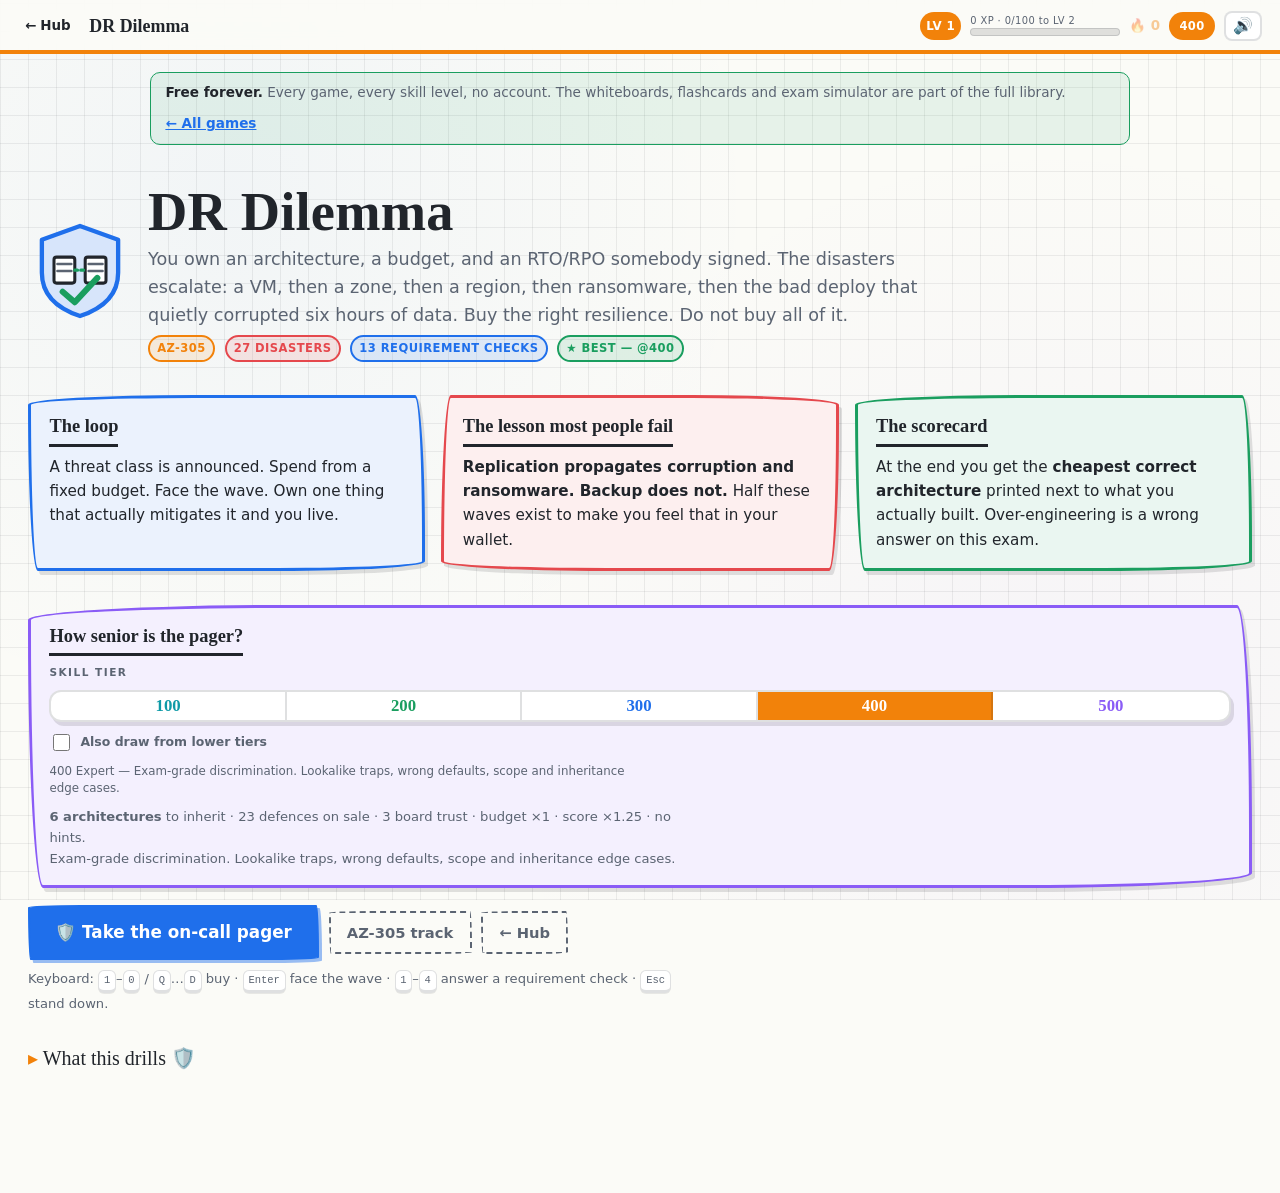
<file: station/games/dr-dilemma.html>
<!DOCTYPE html>
<html lang="en">
<head>
<meta charset="utf-8">
<meta name="viewport" content="width=device-width, initial-scale=1">
<title>DR Dilemma — AZ-305 · Certification Station</title>
<link rel="stylesheet" href="../assets/css/station.css">
<script src="../assets/js/station.js" defer></script>
<style>
  /* ---------------------------------------------------------- DR Dilemma */
  .dr-strip { display:grid; grid-template-columns:repeat(auto-fit,minmax(112px,1fr)); gap:.55rem; margin:.4rem 0 .85rem; }
  .dr-cell { text-align:center; padding:.45rem .35rem; background:var(--board-2);
             border:2.5px solid var(--board-edge); box-shadow:var(--shadow-2);
             border-radius:255px 15px 225px 15px / 15px 225px 15px 255px; }
  .dr-cell b { display:block; font-family:var(--font-hand); font-size:1.4rem; line-height:1.1; color:var(--dr-c,var(--ink)); }
  .dr-cell span { font-size:.6rem; letter-spacing:.11em; text-transform:uppercase; color:var(--ink-soft); }

  .dr-budget { height:16px; border-radius:999px; border:2px solid var(--board-edge);
               background:color-mix(in srgb,var(--ink) 10%,transparent); overflow:hidden; }
  .dr-budget i { display:block; height:100%; background:linear-gradient(90deg,var(--mk-green),var(--mk-teal));
                 transition:width .35s cubic-bezier(.2,.8,.3,1); }
  .dr-budget.is-tight i { background:linear-gradient(90deg,var(--mk-orange),var(--mk-red)); }

  .dr-meters { display:grid; gap:.5rem; grid-template-columns:repeat(auto-fit,minmax(210px,1fr)); margin:.7rem 0 .2rem; }
  .dr-meter { border:2.5px solid var(--m-c); border-radius:11px; padding:.4rem .6rem;
              background:color-mix(in srgb,var(--m-c) 8%,var(--board-2)); }
  .dr-meter h5 { margin:0; font-size:.63rem; letter-spacing:.14em; text-transform:uppercase; color:var(--m-c); font-weight:800; }
  .dr-meter p { margin:.1rem 0 0; font-size:.95rem; font-weight:700; }
  .dr-meter small { display:block; color:var(--ink-soft); font-size:.72rem; font-weight:400; }

  .dr-shop { display:grid; gap:.4rem; grid-template-columns:repeat(auto-fill,minmax(158px,1fr)); }
  .dr-buy {
    position:relative; text-align:left; font-family:var(--font-ui);
    padding:.4rem .45rem .45rem; min-height:76px;
    border:2px solid var(--board-edge); border-radius:10px; background:var(--board-2);
    transition:transform .1s ease, border-color .12s ease, background .12s ease;
  }
  .dr-buy b { display:block; font-size:.75rem; line-height:1.15; }
  .dr-buy span.d { display:block; font-size:.66rem; color:var(--ink-soft); line-height:1.25; margin-top:.15rem; }
  .dr-buy .c { position:absolute; top:3px; right:5px; font-family:var(--font-mono); font-size:.66rem; font-weight:800; color:var(--mk-green); }
  .dr-buy .k { position:absolute; bottom:3px; right:5px; font-family:var(--font-mono); font-size:.56rem; color:var(--ink-soft); }
  .dr-buy:hover:not(:disabled) { transform:translateY(-2px); border-color:var(--b-c); }
  .dr-buy.is-own { border-color:var(--mk-green); background:color-mix(in srgb,var(--mk-green) 16%,var(--board-2)); }
  .dr-buy.is-own .c::before { content:"✓ "; }
  .dr-buy:disabled { opacity:.42; cursor:not-allowed; }

  .dr-group-h { margin:.85rem 0 .35rem; font-size:.66rem; letter-spacing:.14em; text-transform:uppercase; font-weight:800; color:var(--g-c); }

  .dr-veil { position:fixed; inset:0; z-index:1100; display:flex; align-items:center; justify-content:center;
             padding:1rem; background:color-mix(in srgb,var(--board) 78%,transparent);
             backdrop-filter:blur(5px); -webkit-backdrop-filter:blur(5px); overflow-y:auto; }
  .dr-veil > div { width:min(700px,100%); max-height:100%; overflow-y:auto; background:var(--board-2);
                   border:3px solid var(--v-c,var(--ink)); border-radius:255px 18px 225px 18px / 18px 225px 18px 255px;
                   box-shadow:var(--shadow-3); padding:1.1rem 1.15rem 1.25rem; }
  .dr-veil h2 { margin-top:0; color:var(--v-c,var(--ink)); }
  .dr-scene { display:block; margin:0 auto .5rem; width:min(300px,70%); height:auto; }

  .dr-opts { display:grid; gap:.45rem; margin:.7rem 0; }
  .dr-opt { text-align:left; font-family:var(--font-ui); font-size:.92rem; font-weight:600;
            padding:.5rem .7rem; border:2.5px solid var(--board-edge); border-radius:10px;
            background:var(--board-2); }
  .dr-opt:hover { border-color:var(--mk-blue); }
  .dr-opt em { font-style:normal; font-family:var(--font-mono); font-weight:800; color:var(--ink-soft); margin-right:.5em; }
  .dr-opt.is-right { border-color:var(--mk-green); background:color-mix(in srgb,var(--mk-green) 14%,var(--board-2)); }
  .dr-opt.is-wrong { border-color:var(--mk-red); background:color-mix(in srgb,var(--mk-red) 14%,var(--board-2)); }

  .dr-tags { display:flex; gap:.35rem; flex-wrap:wrap; margin:.45rem 0; }
  .dr-tags span { font-size:.72rem; font-weight:700; padding:.16em .55em; border-radius:7px; border:2px solid currentColor; }
  .dr-ok   { color:var(--mk-green); }
  .dr-no   { color:var(--mk-red); }
  .dr-huh  { color:var(--mk-orange); }

  .dr-vs { width:100%; font-size:.86rem; }
  .dr-vs th { font-size:.66rem; }
  .dr-recap { display:grid; gap:.5rem; margin:.6rem 0; }
  .dr-recap a { display:block; text-decoration:none; padding:.5rem .65rem; background:var(--board-2);
                border:2px solid var(--board-edge); border-left:6px solid var(--mk-red); border-radius:4px 10px 10px 4px; }
  .dr-recap a:hover { border-color:var(--mk-red); }
  .dr-recap b { display:block; font-size:.92rem; }
  .dr-recap span { font-size:.82rem; color:var(--ink-soft); }

  details.dr-drills summary { cursor:pointer; font-family:var(--font-hand); font-size:1.25rem; padding:.3rem 0; list-style:none; }
  details.dr-drills summary::-webkit-details-marker { display:none; }
  details.dr-drills summary::before { content:"▸ "; color:var(--mk-orange); }
  details.dr-drills[open] summary::before { content:"▾ "; }

  .dr-threat { display:inline-block; font-weight:800; font-size:.7rem; letter-spacing:.14em;
               text-transform:uppercase; padding:.2em .7em; border-radius:999px;
               border:2.5px solid currentColor; }
  @media (max-width:480px) { .dr-shop { grid-template-columns:repeat(auto-fill,minmax(135px,1fr)); } .dr-buy .k { display:none; } }
</style>
</head>
<body>
<main class="page page--wide">

  <!-- ============================================================ TITLE -->
  <section id="dr-title">
    <div class="row" style="gap:1rem;align-items:center">
      <svg viewBox="0 0 120 120" width="104" height="104" role="img" aria-label="A shield over two datacenters">
        <path d="M60 8 L104 24 v38 c0 28-20 42-44 50 C36 104 16 90 16 62 V24 Z"
              fill="color-mix(in srgb,var(--mk-blue) 18%,var(--board-2))"
              stroke="var(--mk-blue)" stroke-width="5" stroke-linejoin="round"/>
        <rect x="30" y="44" width="24" height="30" rx="3" fill="var(--board-2)" stroke="var(--mk-ink)" stroke-width="3.5"/>
        <rect x="66" y="44" width="24" height="30" rx="3" fill="var(--board-2)" stroke="var(--mk-ink)" stroke-width="3.5"/>
        <path d="M34 52 h16 M34 60 h16 M70 52 h16 M70 60 h16" stroke="var(--ink-soft)" stroke-width="3" stroke-linecap="round"/>
        <path d="M54 59 h12" stroke="var(--mk-green)" stroke-width="4" stroke-linecap="round" stroke-dasharray="3 4"/>
        <path d="M40 84 l14 12 l26-28" fill="none" stroke="var(--mk-green)" stroke-width="7" stroke-linecap="round" stroke-linejoin="round"/>
      </svg>
      <div style="flex:1 1 320px;min-width:0">
        <h1 class="hand" style="margin-bottom:.1rem">DR Dilemma</h1>
        <p class="lede" style="margin-bottom:.4rem">
          You own an architecture, a budget, and an RTO/RPO somebody signed. The disasters escalate:
          a VM, then a zone, then a region, then ransomware, then the bad deploy that quietly corrupted
          six hours of data. Buy the right resilience. Do not buy all of it.
        </p>
        <div class="row">
          <span class="chip chip--az305">AZ-305</span>
          <span class="chip chip--red" id="dr-ndis">— disasters</span>
          <span class="chip chip--blue" id="dr-nquiz">— requirement checks</span>
          <span class="chip chip--green" id="dr-best">★ best —</span>
        </div>
      </div>
    </div>

    <div class="grid grid-3" style="margin-top:1.1rem">
      <div class="marker-box mk-blue">
        <span class="box-title">The loop</span>
        <p style="font-size:.95rem;margin:0">
          A threat class is announced. Spend from a fixed budget. Face the wave.
          Own one thing that actually mitigates it and you live.
        </p>
      </div>
      <div class="marker-box mk-red">
        <span class="box-title">The lesson most people fail</span>
        <p style="font-size:.95rem;margin:0">
          <strong>Replication propagates corruption and ransomware. Backup does not.</strong>
          Half these waves exist to make you feel that in your wallet.
        </p>
      </div>
      <div class="marker-box mk-green">
        <span class="box-title">The scorecard</span>
        <p style="font-size:.95rem;margin:0">
          At the end you get the <strong>cheapest correct architecture</strong> printed next to
          what you actually built. Over-engineering is a wrong answer on this exam.
        </p>
      </div>
    </div>

    <!-- the tier control: picks the scenario pool AND the difficulty -->
    <div class="marker-box mk-purple" id="dr-tierbox" style="margin-top:1.1rem">
      <span class="box-title">How senior is the pager?</span>
      <div id="dr-tier-host"></div>
      <p class="small" id="dr-tierline" style="margin:.55rem 0 0"></p>
    </div>
    <div id="dr-tier-empty"></div>

    <div class="row" style="margin-top:1.1rem">
      <button class="btn btn--primary btn--lg" id="dr-start">🛡️ Take the on-call pager</button>
      <a class="btn btn--ghost" href="../index.html#unlock" class="locked">AZ-305 track</a>
      <a class="btn btn--ghost" href="../index.html">← Hub</a>
    </div>
    <p class="small" style="margin-top:.5rem">
      Keyboard: <span class="kbd">1</span>–<span class="kbd">0</span> /
      <span class="kbd">Q</span>…<span class="kbd">D</span> buy · <span class="kbd">Enter</span> face the wave ·
      <span class="kbd">1</span>–<span class="kbd">4</span> answer a requirement check ·
      <span class="kbd">Esc</span> stand down.
    </p>

    <details class="dr-drills" id="dr-drills-title" style="margin-top:1.4rem"></details>
  </section>

  <!-- ============================================================= PLAY -->
  <section id="dr-play" class="is-hidden" style="margin-top:.2rem">
    <div class="marker-box mk-purple" id="dr-brief" style="margin-top:0"></div>
    <div class="dr-strip" id="dr-strip"></div>
    <div class="dr-budget" id="dr-budgetwrap"><i id="dr-budgetbar"></i></div>
    <div class="dr-meters" id="dr-meters"></div>

    <div class="marker-box mk-orange" id="dr-incoming"></div>

    <div class="row row--between" style="margin:.6rem 0">
      <button class="btn btn--primary btn--lg" id="dr-face">Face the wave ⏎</button>
      <span class="small" id="dr-hint"></span>
    </div>

    <div id="dr-shop"></div>

    <p style="margin-top:.9rem"><button class="btn btn--ghost btn--sm" id="dr-quit">Esc — stand down</button></p>
  </section>

  <!-- ============================================================= OVER -->
  <section id="dr-over" class="is-hidden"></section>
  <div id="dr-veil-host"></div>
</main>

<script>
document.addEventListener('DOMContentLoaded', function () {
  'use strict';
  var S = window.Station;
  S.mountHud({ title: 'DR Dilemma', cert: 'az305', back: '../index.html' });

  var GAME_ID = 'dr-dilemma';
  var WB = '../whiteboards/';
  var BCDR = 'az305-bcdr', DATA = 'az305-data-platform', TREE = 'az305-decision-trees', GOV = 'az305-identity-governance';

  /* =====================================================================
   * TIER MECHANICS — the pager is not equally heavy at every tier.
   * Everything keys off Station.tier.get() (the SELECTED tier); it has
   * nothing to do with Station.level(), which is the learner's XP level.
   *   budget : multiplier on the scenario's credit budget
   *   strikes: how much board trust you start with
   *   mult   : final score multiplier — higher tiers are worth more
   *   over   : points lost per credit spent above the optimal architecture
   *   hint   : name the shop aisle that answers the incoming wave
   *   shop   : which defences are even on sale (fewer decoys low down)
   * ================================================================== */
  var SHOP_100 = ['lrs','zrs','gzrs','avset','avzone','backup','blobver','lock','pitr','tm','runbook'];
  var SHOP_200 = SHOP_100.concat(['ragzrs','asr','failgroup','activegeo','cosmosmw','cosmospitr','frontdoor','warm']);
  var SHOP_ALL = null; /* null = the whole catalogue */

  var TIER_CFG = {
    100: { budget:1.60, strikes:5, mult:0.60, over:20, hint:true,  shop:SHOP_100 },
    200: { budget:1.35, strikes:4, mult:0.80, over:30, hint:true,  shop:SHOP_200 },
    300: { budget:1.15, strikes:3, mult:1.00, over:40, hint:false, shop:SHOP_ALL },
    400: { budget:1.00, strikes:3, mult:1.25, over:45, hint:false, shop:SHOP_ALL },
    500: { budget:0.85, strikes:2, mult:1.60, over:55, hint:false, shop:SHOP_ALL }
  };

  function cfg()      { return TIER_CFG[S.tier.get()] || TIER_CFG[400]; }
  function scoreKey() { return GAME_ID + '@' + S.tier.get(); }
  /** The scenarios written for the selected tier. */
  function scenariosFor() { return S.tier.filter(SCENARIOS); }

  /* =====================================================================
   * DEFENCE CATALOG — what you can buy, what it actually covers
   * scope: none | instance | data | zone | region | route
   * rto/rpo in minutes (null = contributes nothing to that number)
   * ================================================================== */
  var DEF = {
    lrs:        { n:'LRS storage',                 c:1,  s:'instance', rto:1,    rpo:0,    corr:false, d:'3 copies, one datacenter. The default.' },
    zrs:        { n:'ZRS storage',                 c:3,  s:'zone',     rto:1,    rpo:0,    corr:false, d:'Synchronous across 3 zones in the region.' },
    gzrs:       { n:'GZRS storage',                c:6,  s:'region',   rto:60,   rpo:15,   corr:false, d:'ZRS locally + async geo copy. Customer-initiated failover.' },
    ragzrs:     { n:'RA-GZRS storage',             c:8,  s:'region',   rto:15,   rpo:15,   corr:false, d:'GZRS plus READ access to the secondary. Reads only.' },
    avset:      { n:'Availability set',            c:1,  s:'instance', rto:5,    rpo:0,    corr:false, d:'Fault + update domains. Inside one zone.' },
    avzone:     { n:'Zone-redundant compute',      c:4,  s:'zone',     rto:5,    rpo:0,    corr:false, d:'Instances spread across 3 availability zones.' },
    asr:        { n:'Azure Site Recovery',         c:7,  s:'region',   rto:60,   rpo:5,    corr:false, d:'Continuous VM replication to a second region + test failover.' },
    backup:     { n:'Azure Backup (vaulted)',      c:3,  s:'data',     rto:480,  rpo:1440, corr:true,  d:'Recovery points outside the resource. Restore = hours.' },
    immutable:  { n:'Immutable vault + MUA',       c:4,  s:'data',     rto:480,  rpo:1440, corr:true,  d:'Write-once recovery points, soft delete, multi-user auth, long retention.' },
    crossrestore:{n:'Cross-region restore',        c:3,  s:'region',   rto:720,  rpo:1440, corr:true,  d:'Restore backups into the paired region. Must be enabled in advance.' },
    lock:       { n:'Delete locks + soft delete',  c:1,  s:'data',     rto:30,   rpo:0,    corr:true,  d:'Stops the destructive API call in the first place.' },
    pitr:       { n:'SQL point-in-time restore',   c:2,  s:'data',     rto:120,  rpo:5,    corr:true,  d:'Rewind the database to any second in the retention window.' },
    failgroup:  { n:'SQL auto-failover group',     c:6,  s:'region',   rto:60,   rpo:5,    corr:false, d:'Geo-replica + read-write listener + automatic failover policy.' },
    activegeo:  { n:'Active geo-replication',      c:4,  s:'region',   rto:120,  rpo:5,    corr:false, d:'Readable secondary. Manual failover, no listener.' },
    cosmosmw:   { n:'Cosmos multi-region write',   c:8,  s:'region',   rto:1,    rpo:1,    corr:false, d:'Write anywhere, globally distributed. Conflict resolution required.' },
    cosmospitr: { n:'Cosmos continuous backup',    c:3,  s:'data',     rto:120,  rpo:5,    corr:true,  d:'Point-in-time restore for Cosmos containers.' },
    blobver:    { n:'Blob versioning + soft del.', c:2,  s:'data',     rto:60,   rpo:1,    corr:true,  d:'Every overwrite keeps a version. Lives inside the account.' },
    tm:         { n:'Traffic Manager',             c:2,  s:'route',    rto:null, rpo:null, corr:false, d:'DNS-based global routing. Failover waits on TTL.' },
    frontdoor:  { n:'Azure Front Door',            c:4,  s:'route',    rto:null, rpo:null, corr:false, d:'Anycast L7 edge. Reroutes without waiting for DNS.' },
    warm:       { n:'Warm standby region',         c:6,  s:'region',   rto:30,   rpo:15,   corr:false, d:'Second region deployed and scaled down. Capacity is held.' },
    aa:         { n:'Active/active 2nd region',    c:10, s:'region',   rto:1,    rpo:1,    corr:false, d:'Both regions serving. The most expensive answer available.' },
    chaos:      { n:'Chaos Studio game day',       c:2,  s:'none',     rto:null, rpo:null, corr:false, d:'Inject the fault on purpose, on a Tuesday, and measure.' },
    runbook:    { n:'Tested DR runbook',           c:1,  s:'none',     rto:null, rpo:null, corr:false, d:'Written, rehearsed, and known to be current.' }
  };

  var SHOP_GROUPS = [
    { n:'Storage redundancy',      c:'var(--mk-teal)',   ids:['lrs','zrs','gzrs','ragzrs','blobver'] },
    { n:'Compute redundancy',      c:'var(--mk-blue)',   ids:['avset','avzone','asr','warm','aa'] },
    { n:'Database resilience',     c:'var(--mk-purple)', ids:['pitr','activegeo','failgroup','cosmosmw','cosmospitr'] },
    { n:'Backup & anti-tamper',    c:'var(--mk-green)',  ids:['backup','immutable','crossrestore','lock'] },
    { n:'Routing & readiness',     c:'var(--mk-orange)', ids:['tm','frontdoor','chaos','runbook'] }
  ];

  var KEYS = '1234567890QWERTYUIOPASD';
  var KEY_OF = {}, ID_OF_KEY = {};
  (function () {
    var i = 0;
    SHOP_GROUPS.forEach(function (g) { g.ids.forEach(function (id) { KEY_OF[id] = KEYS[i]; ID_OF_KEY[KEYS[i]] = id; i++; }); });
  }());

  var RANK = { none:0, route:0, instance:1, data:1, zone:2, region:3 };
  /* region-scope defences whose failover still needs somebody to redirect traffic */
  var NEEDS_ROUTE = { asr:1, warm:1, aa:1, gzrs:1, ragzrs:1, activegeo:1, crossrestore:1 };

  /* =====================================================================
   * DISASTER BANK — 38 cards
   * ================================================================== */
  var THREATS = {
    INSTANCE:{ c:'var(--mk-teal)',   t:'INSTANCE' },
    ZONE:    { c:'var(--mk-blue)',   t:'ZONE' },
    REGION:  { c:'var(--mk-purple)', t:'REGION' },
    RANSOM:  { c:'var(--mk-pink)',   t:'RANSOMWARE' },
    DATA:    { c:'var(--mk-orange)', t:'DATA INTEGRITY' },
    HUMAN:   { c:'var(--mk-red)',    t:'HUMAN / PROCESS' }
  };

  var CARDS = {
    d01:{ tier:400, th:'INSTANCE', h:'Planned host maintenance',
      s:'Azure reboots the host your single application server sits on. Twelve minutes of hard downtime, at lunch.',
      saves:['avset','avzone','asr','warm','aa'], useless:['backup','lrs','zrs','immutable'],
      why:'Availability sets spread instances across fault and update domains inside one datacenter — planned maintenance is precisely the case they exist for. Backup is a time machine, not an uptime mechanism.',
      c:'Availability set = uptime, not recovery', b:TREE },

    d02:{ tier:400, th:'DATA', h:'The disk that will not boot',
      s:'A botched driver install corrupts the OS disk. The VM boots to a blue screen and stays there.',
      saves:['backup','immutable','crossrestore'], useless:['zrs','gzrs','ragzrs','asr','avzone','aa'],
      why:'Every replication product mirrors the corrupted disk faithfully — ASR would fail you over to an identical blue screen in a different region. Only a restore point from before the change helps.',
      c:'Replication mirrors damage; backup rewinds it', b:BCDR },

    d03:{ tier:400, th:'INSTANCE', h:'Rack fire',
      s:'A rack loses power and cooling. Your storage account happens to live on it.',
      saves:['zrs','gzrs','ragzrs','aa'], useless:['lrs','avset','backup'],
      why:'LRS keeps three copies inside a single datacenter — that is the entire blast radius it protects against. ZRS spreads synchronously across three availability zones.',
      c:'LRS vs ZRS blast radius', b:DATA },

    d04:{ tier:400, th:'ZONE', h:'Zone 2 goes dark',
      s:'Availability Zone 2 loses utility power for four hours. Your whole compute tier was pinned to zone 2 by an ARM template written in 2022.',
      saves:['avzone','asr','warm','aa'], useless:['avset','lrs','backup','immutable'],
      why:'Availability sets live inside one zone — fault domains are racks, not zones. And zonal pinning is the default trap: "zone-redundant" is a deliberate choice, never what you get by omission.',
      c:'Zone redundancy vs availability set', b:TREE },

    d05:{ tier:400, th:'ZONE', h:'Zone failure mid-transaction',
      s:'The zone hosting your storage account fails while writes are in flight.',
      saves:['zrs','gzrs','ragzrs','aa'], useless:['lrs','avset','backup'],
      why:'ZRS writes synchronously to three zones before acknowledging, so a zone loss costs you nothing — no failover, no RPO. That synchronous ack is what you are paying the premium for.',
      c:'ZRS is synchronous; geo is not', b:DATA },

    d06:{ tier:400, th:'REGION', h:'The region is dark',
      s:'Not degraded. Dark. The status page is a wall of red and the ETA is "investigating".',
      saves:['gzrs','ragzrs','asr','failgroup','activegeo','cosmosmw','warm','aa'],
      useless:['zrs','avzone','avset','lrs'],
      why:'Zone redundancy is intra-region. When the region goes, ZRS goes with it. Everything that saves you here keeps a copy of your data or your compute in a DIFFERENT region — that is the only property that matters now.',
      c:'Zone redundancy does nothing for a region outage', b:BCDR },

    d07:{ tier:400, th:'REGION', h:'"Microsoft will fail us over"',
      s:'The region is down. You are waiting for Microsoft to fail your geo-redundant storage account over to the pair. Nothing is happening.',
      saves:['runbook','chaos','aa','cosmosmw','failgroup'], useless:['gzrs','ragzrs','backup'],
      why:'Storage account failover is <strong>customer-initiated</strong>. Microsoft only initiates it in a declared regional disaster, on its own timetable, and after failover the account is LRS in the new region until you re-enable geo. If your plan is "they will do it", you do not have a plan.',
      c:'Customer-managed vs Microsoft-managed failover', b:BCDR },

    d08:{ tier:400, th:'RANSOM', h:'Ransomware, replicated',
      s:'Ransomware encrypts every blob using your own service principal. GZRS dutifully replicated the encryption to the secondary region in under a minute.',
      saves:['immutable','blobver'], useless:['gzrs','ragzrs','zrs','asr','cosmosmw','failgroup','aa','backup'],
      why:'Replication is a mirror, not a safety net — it copies the encryption at wire speed and it does it faster than you can react. Versioning keeps the pre-encryption version; an immutable vault with multi-user authorisation keeps a copy the attacker&#39;s credentials cannot rewrite.',
      c:'Replication propagates ransomware', b:BCDR },

    d09:{ tier:400, th:'RANSOM', h:'The vault itself',
      s:'The attacker escalated to Owner, stopped protection with "delete backup data", then deleted the Recovery Services vault.',
      saves:['immutable','lock'], useless:['backup','crossrestore','gzrs','asr'],
      why:'Soft delete plus <strong>multi-user authorisation</strong> on the vault means one compromised identity cannot destroy your recovery points. A backup without MUA is exactly as strong as the weakest Owner in the subscription.',
      c:'Immutable vault + MUA + soft delete', b:BCDR },

    d10:{ tier:400, th:'DATA', h:'Six hours of NULLs',
      s:'A bad deploy wrote NULLs across the customer table for six hours before anyone noticed. The application never threw an error.',
      saves:['pitr','backup','cosmospitr'],
      useless:['failgroup','activegeo','cosmosmw','ragzrs','gzrs','asr','zrs','aa'],
      why:'Auto-failover groups replicate committed transactions — including the bad ones, in milliseconds. This is the single most-tested idea in the BCDR domain: <strong>replication-only strategies do not survive corruption</strong>. Only point-in-time restore rewinds.',
      c:'Corruption survives replication, not backup', b:BCDR },

    d11:{ tier:400, th:'HUMAN', h:'The typo in the environment name',
      s:'An engineer deleted a production blob container. The script was correct; the variable pointed at prod.',
      saves:['blobver','backup','immutable','lock'], useless:['zrs','gzrs','ragzrs','asr','aa'],
      why:'Deletion is a valid, authorised operation, so every replication product replicates it. Soft delete gives you a window, versioning gives you history, and a lock stops the call outright.',
      c:'Accidental deletion is not a replication problem', b:DATA },

    d12:{ tier:400, th:'HUMAN', h:'destroy, approved',
      s:'Someone ran the destroy plan against the prod workspace. The state file agreed with them and the pipeline had permission.',
      saves:['lock','backup','immutable','runbook'], useless:['gzrs','asr','failgroup','aa','ragzrs'],
      why:'A delete lock stops the API call before the contractor knocks the building down. Everything else on the board faithfully reproduces a demolition you authorised.',
      c:'Resource locks as a BCDR control', b:GOV },

    d13:{ tier:400, th:'REGION', h:'SQL region loss, no app change allowed',
      s:'The SQL region is gone. You need under a minute of data loss AND the application&#39;s connection string to keep working — nobody is redeploying config during an outage.',
      saves:['failgroup','cosmosmw','aa'], useless:['activegeo','backup','gzrs','asr','pitr'],
      why:'Active geo-replication gives a readable secondary, but failover is manual and there is no listener — every application must be re-pointed. The <strong>auto-failover group adds the read-write listener</strong> and the automatic policy. That endpoint is the entire reason the exam prefers it.',
      c:'Failover group vs active geo-replication', b:DATA },

    d14:{ tier:400, th:'REGION', h:'Single write region',
      s:'Cosmos DB is configured with one write region and several read regions. The write region just failed.',
      saves:['cosmosmw','aa'], useless:['ragzrs','gzrs','backup','failgroup'],
      why:'Multi-region READS do not make writes available. Either enable multi-region writes, or enable service-managed failover so Cosmos promotes a read region — read replicas alone leave you read-only during the outage.',
      c:'Cosmos multi-region write vs read', b:DATA },

    d15:{ tier:400, th:'REGION', h:'The 24-hour TTL',
      s:'Failover worked perfectly. Your customers are still hitting the dead region, because the DNS TTL is 24 hours and half the world&#39;s resolvers ignore it anyway.',
      saves:['frontdoor'], useless:['tm','gzrs','asr','warm'],
      why:'Traffic Manager is a DNS resolver: failover is only as fast as the TTL your clients honour. Front Door is anycast with the TCP connection terminated at the edge, so it reroutes in flight — and gives you WAF, caching and path-based routing that Traffic Manager cannot.',
      c:'Front Door vs Traffic Manager failover speed', b:TREE },

    d16:{ tier:300, th:'REGION', h:'No quota in the secondary',
      s:'You initiated failover. The secondary region has no quota for your VM SKU and the deployment fails, twice.',
      saves:['warm','aa','chaos'], useless:['asr','gzrs','ragzrs','runbook','backup'],
      why:'ASR does not reserve capacity — it allocates at failover time, competing with every other customer failing over from the same region. A warm standby (or a capacity reservation) holds the seats. A game day is how you discover this on a Tuesday instead of at 3am.',
      c:'Secondary-region capacity is not reserved', b:BCDR },

    d17:{ tier:300, th:'REGION', h:'Pristine backups, 14-hour restore',
      s:'Your backups are perfect. Restoring 14 TB takes fourteen hours. The RTO somebody signed says one hour.',
      saves:['asr','warm','aa','failgroup','cosmosmw','ragzrs'], useless:['backup','immutable','crossrestore','lock'],
      why:'Backup gives you an RPO. It rarely gives you the RTO, because restore time scales with data volume. Tight RTO means something already running or already replicated — backup is the floor of a strategy, not the strategy.',
      c:'Backup sets RPO; it rarely meets RTO', b:BCDR },

    d18:{ tier:400, th:'REGION', h:'Read access is not write access',
      s:'The region is down. RA-GZRS is happily serving reads from the secondary. Every single write is failing.',
      saves:['aa','cosmosmw','failgroup'], useless:['ragzrs','gzrs','zrs'],
      why:'The RA in RA-GZRS is <em>Read Access</em>. Writes require an account failover, which is customer-initiated and leaves the account as LRS in the new region afterwards. Read availability is a genuine feature; it is not write availability.',
      c:'RA-GZRS gives reads, not writes', b:DATA },

    d19:{ tier:400, th:'HUMAN', h:'Nobody has ever tested this',
      s:'The failover has never been executed. The runbook references a subscription that was renamed in 2024 and a person who left in 2023.',
      saves:['chaos','runbook'], useless:['asr','gzrs','aa','failgroup','warm'],
      why:'An untested DR plan has an unknown RTO, and for audit purposes an unknown RTO is no RTO. Chaos Studio (or a scheduled game day, or an ASR test failover) is what converts a document into a measured number you can put in a contract.',
      c:'Untested DR has no RTO', b:BCDR },

    d20:{ tier:300, th:'HUMAN', h:'The certificate expired',
      s:'At 00:00 the TLS certificate expired. Nothing failed over, because nothing failed — the site is simply untrusted in every browser on earth.',
      saves:['runbook','chaos'], useless:['aa','gzrs','asr','warm','failgroup'],
      why:'Not every outage is an infrastructure outage, and no amount of geo-redundancy fixes an expired certificate. This is monitoring and automation: auto-rotation from Key Vault plus an expiry alert with a human on the other end.',
      c:'Availability failures that redundancy cannot fix', b:GOV },

    d21:{ tier:500, th:'REGION', h:'The vault your app needs to boot',
      s:'The region is gone. The application will not start in the secondary because it cannot read Key Vault.',
      saves:['runbook','chaos','aa','warm'], useless:['gzrs','backup','asr'],
      why:'Key Vault replicates to the paired region automatically, but during failover the replica is <strong>read-only</strong> until Microsoft completes it — you can read secrets, you cannot rotate or write them. Know which of your dependencies are zonal, which are regional, and which are global.',
      c:'Regional vs zonal vs global service behaviour', b:TREE },

    d22:{ tier:400, th:'REGION', h:'The cluster was regional',
      s:'The AKS cluster&#39;s region failed. The cluster is a regional resource, so the cluster is gone with it.',
      saves:['warm','aa'], useless:['asr','gzrs','backup','failgroup'],
      why:'AKS control planes are regional and are not replicated for you, and ASR does not cover AKS. Multi-region Kubernetes means a second cluster plus a global router in front of both — a second depot of food trucks, not a bigger one.',
      c:'AKS multi-region needs a second cluster', b:TREE },

    d23:{ tier:400, th:'RANSOM', h:'Forty days of dwell time',
      s:'Forensics says the malware was dormant for forty days. Your retention policy is thirty. All three of your most recent restore points contain it.',
      saves:['immutable'], useless:['backup','blobver','pitr','cosmospitr','asr'],
      why:'<strong>Retention is a security control.</strong> A 30-day policy against a 40-day dwell time restores you straight back into the incident. Long-term retention on immutable storage — and a tested restore that proves which point is clean — is the only answer here.',
      c:'Retention length vs attacker dwell time', b:BCDR },

    d24:{ tier:400, th:'REGION', h:'Twelve minutes of writes, gone',
      s:'You failed the storage account over successfully. The last twelve minutes of writes do not exist. Finance would like a word.',
      saves:['aa','cosmosmw','failgroup'], useless:['gzrs','ragzrs','asr'],
      why:'Geo-replication for storage is <strong>asynchronous</strong> and Microsoft publishes no RPO SLA for it. If the requirement says "zero data loss", asynchronous geo-replication is by definition not a solution — you need synchronous (ZRS, in-region) or multi-region write.',
      c:'Async geo-replication has no RPO SLA', b:DATA },

    d25:{ tier:500, th:'HUMAN', h:'The suspended subscription',
      s:'A billing failure suspended the subscription. Every resource in it went dark simultaneously — including the secondary region, which was in the same subscription.',
      saves:['runbook','chaos'], useless:['aa','gzrs','asr','warm','failgroup'],
      why:'Region is not the only blast radius. Subscription, tenant and management group are failure domains too, and a second region inside the same subscription shares every one of them. Governance is part of BCDR.',
      c:'Blast radius beyond the region', b:GOV },

    d26:{ tier:300, th:'REGION', h:'Audit wants evidence',
      s:'Audit asks you to prove failover works — this quarter, with evidence, and without disturbing production.',
      saves:['asr','chaos','warm','aa'], useless:['backup','gzrs','runbook','immutable'],
      why:'ASR test failover builds the workload in an isolated network without stopping replication or touching production. It is the evidence generator. Doing it quarterly is what turns "we believe" into "we measured on the 14th".',
      c:'ASR test failover as audit evidence', b:BCDR },

    d27:{ tier:400, th:'HUMAN', h:'The account, not the data',
      s:'Somebody deleted the storage account itself. Not a container. Not a blob. The account.',
      saves:['lock','backup','immutable'], useless:['blobver','zrs','gzrs','ragzrs'],
      why:'Blob versioning and soft delete live <em>inside</em> the account — delete the account and they go with it. Locks stop the call; a vaulted backup lives outside the account&#39;s blast radius entirely. Where the safety net lives matters as much as that it exists.',
      c:'In-resource vs out-of-resource protection', b:DATA },

    d28:{ tier:400, th:'ZONE', h:'The database in one zone',
      s:'Your Business Critical SQL database is zonal. That zone just failed, and the replicas were all in it.',
      saves:['avzone','failgroup','activegeo','aa'], useless:['backup','lrs','avset','pitr'],
      why:'Zone-redundant configuration is a switch on the database and it is off by default on most tiers. It is the cheapest protection against the second-most-likely failure mode, and it is the one people forget to turn on.',
      c:'Zone-redundant config is opt-in', b:DATA },

    d29:{ tier:400, th:'RANSOM', h:'You failed over into the malware',
      s:'You executed the ASR failover. The replicated VMs came up in the secondary region, encrypted, exactly as they were.',
      saves:['immutable','backup'], useless:['asr','gzrs','aa','warm','failgroup','blobver'],
      why:'ASR replicates continuously with shallow recovery points — it is a <em>disaster</em> tool, not a corruption tool. Backup is your time machine; ASR is your teleporter. Most architectures need both and the exam wants you to say why.',
      c:'ASR vs Azure Backup — different problems', b:BCDR },

    d30:{ tier:400, th:'HUMAN', h:'The grace period',
      s:'The region degraded at 02:00. Automatic failover fired at 03:00, because the failover group&#39;s grace period is one hour and nobody knew.',
      saves:['chaos','runbook','aa','cosmosmw'], useless:['failgroup','activegeo','asr'],
      why:'Auto-failover groups deliberately wait out a grace period so a blip does not cost you committed data. Shorten it and you fail over on a network hiccup; lengthen it and your RTO grows. That number is a business decision — and the exam expects you to know it is tunable.',
      c:'Failover group grace period is an RTO input', b:DATA },

    d31:{ tier:300, th:'DATA', h:'Reporting is crushing the primary',
      s:'Month-end reporting queries are saturating the production database and transactional latency has doubled.',
      saves:['activegeo','failgroup','ragzrs','cosmosmw'], useless:['backup','zrs','immutable','asr'],
      why:'Readable secondaries do double duty: DR target <em>and</em> read scale-out. That is the cost justification the exam wants you to spot — the geo-replication you were buying for BCDR also pays for itself in offloaded reads.',
      c:'Readable secondaries as read scale-out', b:DATA },

    d32:{ tier:400, th:'REGION', h:'The vault was in the dead region',
      s:'The region is gone — and so is the Recovery Services vault holding every backup you own.',
      saves:['crossrestore','aa'], useless:['backup','lock','immutable','blobver'],
      why:'A vault is a regional resource. <strong>Cross-region restore</strong> (on a GRS vault) is what lets you restore into the paired region while the primary is down — and it is a setting you enable in advance. You cannot switch it on during the outage.',
      c:'Cross-region restore must be pre-enabled', b:BCDR },

    d33:{ tier:300, th:'HUMAN', h:'The bill and the latency',
      s:'You went active/active. Write latency doubled because every write crosses regions, and the bill tripled. The stated RTO was thirty minutes.',
      saves:['warm','frontdoor','tm'], useless:['aa'],
      why:'Active/active is the most expensive pattern on the board and it imports data-consistency problems you did not have. If the RTO tolerates 15–30 minutes, warm standby meets the requirement for a fraction of the cost. The exam&#39;s favourite trap is offering active/active when the stated RTO is measured in hours.',
      c:'Match the pattern to the stated RTO, not to fear', b:TREE },

    d34:{ tier:300, th:'DATA', h:'Archive tier rehydration',
      s:'Your long-term backups are in archive tier. Rehydration is quoted at up to fifteen hours. The incident started ninety minutes ago.',
      saves:['chaos','runbook','warm','aa'], useless:['immutable','backup','crossrestore'],
      why:'Archive is the cheapest storage and the slowest restore — standard rehydration is measured in hours. <strong>Storage tier is an RTO decision wearing a cost decision&#39;s clothes.</strong> Keep the recent points hot and archive only the compliance tail.',
      c:'Access tier as an RTO constraint', b:DATA },

    d35:{ tier:400, th:'DATA', h:'The nightly backup at 02:00',
      s:'The only protection is a nightly full backup that runs at 02:00. The failure happened at 01:50.',
      saves:['pitr','blobver','cosmospitr','gzrs','failgroup','aa','ragzrs'], useless:['backup','immutable','crossrestore'],
      why:'A nightly backup is an RPO of up to twenty-four hours by definition, no matter how fast the restore is. If the business says "we can lose fifteen minutes", nightly full backups are the wrong instrument and no amount of tuning fixes that.',
      c:'Backup frequency IS your RPO', b:BCDR },

    d36:{ tier:500, th:'HUMAN', h:'Locked out of both regions',
      s:'A Conditional Access policy change locked out every administrator, in every region, at the same instant.',
      saves:['runbook','chaos'], useless:['aa','gzrs','asr','warm','failgroup','cosmosmw'],
      why:'Microsoft Entra ID (formerly Azure AD) is a global service, which makes it a global blast radius. Break-glass accounts — cloud-only, excluded from Conditional Access, monitored, credentials split — are the DR control here, and the exam expects at least two of them.',
      c:'Identity is a global failure domain', b:GOV },

    d37:{ tier:400, th:'DATA', h:'Crash-consistent is not good enough',
      s:'You restored the VM. The database on it refuses to start: the recovery point was crash-consistent, taken mid-transaction.',
      saves:['pitr','cosmospitr','chaos'], useless:['asr','blobver','zrs'],
      why:'Crash-consistent means "the power went out". App-consistent points flush the application&#39;s buffers first (VSS on Windows, pre/post scripts on Linux). For databases, use the database&#39;s own backup and PITR — never restore a database from a VM snapshot and expect it to open.',
      c:'Crash- vs app-consistent recovery points', b:BCDR },

    d38:{ tier:300, th:'HUMAN', h:'The first time will be the real time',
      s:'You have never deliberately injected a fault. Your first zone failure will also be your first zone failover.',
      saves:['chaos'], useless:['aa','gzrs','asr','backup','warm','runbook'],
      why:'Chaos Studio runs controlled experiments against a stated steady-state hypothesis. The value is not the fault — it is finding the missing quota, the stale runbook and the hardcoded connection string before a real outage finds them for you.',
      c:'Chaos engineering validates the design', b:BCDR },

    /* ================================================================ 100
     * FOUNDATION — what each protection IS, and the one distinction the
     * whole domain rests on: things that break vs things that change.
     * ============================================================== */
    d101:{ tier:100, th:'INSTANCE', h:'One server, one reboot',
      s:'You have exactly one virtual machine. Azure needs to reboot the physical host it sits on, and your application goes down with it.',
      saves:['avset','avzone'], useless:['backup','lrs'],
      why:'<strong>Redundancy</strong> means having more than one of something. An availability set — or instances spread across zones — runs your application on machines that are not on the same hardware, so one going away is not an outage. A backup would eventually get you a machine back, hours later. Those are different jobs.',
      c:'Redundancy keeps you up; backup gets you back', b:TREE },

    d102:{ tier:100, th:'DATA', h:'The file that got overwritten',
      s:'Somebody saved the wrong version of a document over the right one. The file still exists. Its contents are simply wrong.',
      saves:['blobver','backup'], useless:['zrs','gzrs'],
      why:'A <strong>backup</strong> is a copy taken at a point in time and kept somewhere else, so you can go back to how things were. A <strong>replica</strong> is a live mirror — it copied the overwrite the instant you made it. This single difference is the most important idea in the entire domain.',
      c:'Backup vs replica, in one sentence', b:BCDR },

    d103:{ tier:100, th:'ZONE', h:'The building lost power',
      s:'An availability zone is a separate datacenter building with its own power and cooling. One of them just lost utility power for three hours.',
      saves:['zrs','avzone'], useless:['lrs','avset','backup'],
      why:'An <strong>availability zone</strong> is a physically separate datacenter inside the same Azure region. Zone-redundant means your data or your instances exist in more than one of those buildings, so losing one building is survivable.',
      c:'What an availability zone is', b:TREE },

    d104:{ tier:100, th:'REGION', h:'The whole region is gone',
      s:'Not a rack. Not one building. The entire Azure region — every zone in it — is unavailable.',
      saves:['gzrs'], useless:['zrs','avzone','lrs','avset'],
      why:'A <strong>region</strong> is a geographic area containing several zones. Anything that only spreads across zones is inside the region and goes down with it. Surviving a region loss means holding a copy in a <em>different</em> region — that is what the G in GZRS is for: geo.',
      c:'Region vs zone', b:BCDR },

    d105:{ tier:100, th:'HUMAN', h:'Someone deleted it',
      s:'Something that should not have been deleted was deleted. Nothing failed. Somebody with permission clicked delete.',
      saves:['blobver','backup','lock'], useless:['zrs','gzrs','avzone'],
      why:'Deletion is a legitimate, authorised operation, so every replica faithfully deletes its copy too. <strong>Soft delete</strong> gives you a grace period, versioning keeps the previous version, and a lock stops the delete happening at all.',
      c:'Deletion is not a hardware problem', b:DATA },

    d106:{ tier:100, th:'DATA', h:'The database has the wrong numbers in it',
      s:'A bug wrote incorrect values into the database yesterday afternoon. Everything is running perfectly. The data is just wrong.',
      saves:['pitr','backup'], useless:['zrs','gzrs','lrs'],
      why:'<strong>Point-in-time restore</strong> rewinds a database to a moment before the damage. Replication cannot help — it copied the wrong numbers as fast as they were written. Corruption is a problem about <em>time</em>, and only a time machine fixes it.',
      c:'Point-in-time restore, and what it is for', b:DATA },

    d107:{ tier:100, th:'INSTANCE', h:'A drive failed',
      s:'A physical disk in the datacenter failed. This happens constantly, all day, everywhere, and you are not supposed to notice.',
      saves:['lrs','zrs','gzrs'], useless:['runbook','tm'],
      why:'Even the cheapest option, <strong>LRS</strong>, keeps three copies of your data inside one datacenter — that is what makes a dead drive a non-event. Every other redundancy option is the same idea at a bigger scale, protecting against a bigger thing going wrong.',
      c:'What LRS already gives you', b:DATA },

    d108:{ tier:100, th:'HUMAN', h:'Nobody knows what to do',
      s:'Something has failed. Three people are on a call. Nobody is sure who decides, what to click, or in what order.',
      saves:['runbook'], useless:['zrs','gzrs','backup','avzone'],
      why:'A <strong>runbook</strong> is the written, rehearsed list of steps for a specific failure. Technology nobody knows how to operate under pressure is technology you do not really have. The plan is part of the architecture, not paperwork about it.',
      c:'The recovery plan is part of the design', b:BCDR },

    d109:{ tier:100, th:'REGION', h:'Customers are still going to the dead one',
      s:'Your second region is up and serving. Customers are still trying to reach the failed one, because that is the address they were given.',
      saves:['tm'], useless:['gzrs','backup','zrs'],
      why:'Having a second region is not the same as sending anybody to it. Something has to answer “where should this request go?” — that is routing, and Traffic Manager is the DNS-based version of it. Copies of your data are useless if traffic never arrives at them.',
      c:'You also have to redirect the traffic', b:TREE },

    d110:{ tier:100, th:'DATA', h:'Restoring takes time',
      s:'The backup is perfect. Restoring it will take about four hours, and the business is asking when you will be back.',
      saves:['zrs','avzone','gzrs'], useless:['backup','blobver','lock'],
      why:'Two different numbers describe recovery. <strong>RTO</strong> is how long you are down; <strong>RPO</strong> is how much data you lose. A backup usually gives you a decent RPO and a slow RTO. Something already running gives you a fast RTO. Most real designs need both kinds of thing.',
      c:'RTO and RPO answer different questions', b:BCDR },

    d111:{ tier:100, th:'HUMAN', h:'The backup nobody has ever restored',
      s:'You have taken backups every night for two years. You have never once restored one.',
      saves:['runbook'], useless:['backup','blobver'],
      why:'A backup you have never restored is a belief, not a capability. Restores fail for boring reasons — a missing key, a wrong permission, a format nothing can read any more. Practise the restore on a schedule, and write down how long it actually took.',
      c:'An untested backup is not a backup', b:BCDR },

    d112:{ tier:100, th:'ZONE', h:'Everything ended up in zone 1',
      s:'Your virtual machines, your storage and your database all happen to be in availability zone 1. Nobody decided that; it is just what happened.',
      saves:['avzone','zrs'], useless:['avset','lrs','backup'],
      why:'Zone redundancy is something you <em>choose</em>. If nobody chooses, resources land wherever the platform puts them, and often that is together. “Where does this actually run?” is a question worth asking about every resource you own.',
      c:'Zone placement is a deliberate choice', b:TREE },

    d113:{ tier:100, th:'HUMAN', h:'The wrong container',
      s:'A cleanup script pointed at the wrong storage container and emptied it. It was doing exactly what it had been told to do.',
      saves:['backup','blobver','lock'], useless:['gzrs','zrs','avzone'],
      why:'Automation is faster and more thorough than a person, including when it is wrong. Locks stop the destructive call; soft delete and versioning give you a way back afterwards. The speed of automation is an argument for guard rails, not a substitute for them.',
      c:'Guard rails for automation', b:DATA },

    d114:{ tier:100, th:'REGION', h:'Where is the second copy?',
      s:'Somebody asks a simple question in a meeting: if this region disappeared right now, where is the second copy of our data?',
      saves:['gzrs'], useless:['lrs','zrs','avset','avzone'],
      why:'Geo-redundant storage keeps a copy in a <em>different</em> region, hundreds of kilometres away. Locally redundant and zone-redundant both keep every copy inside one region. If you cannot name the second region, you do not have one.',
      c:'Where the second copy lives', b:DATA },

    d115:{ tier:100, th:'INSTANCE', h:'Two of everything',
      s:'The application runs on one server. It has been asked to survive that server being unavailable, without losing any data.',
      saves:['avset','avzone'], useless:['backup','pitr','lock'],
      why:'This is the shape of every availability answer: <strong>more than one</strong>, spread across something that can fail independently. Restoring from a backup is a <em>recovery</em> answer, and recovery always takes longer than already having a spare running.',
      c:'Availability = more than one, spread apart', b:TREE },

    d116:{ tier:100, th:'HUMAN', h:'It broke at 3am and nobody was told',
      s:'The failure started at 03:00. You found out at 09:00, from a customer’s email.',
      saves:['runbook'], useless:['gzrs','zrs','backup','tm'],
      why:'Detection is the first part of recovery and the part people forget to design. Your RTO clock starts when the failure begins, not when somebody notices. An alert, and a named person for it to reach, are genuine DR controls.',
      c:'Detection time is part of your RTO', b:GOV },

    /* ================================================================ 200
     * PRACTITIONER — the settings themselves. Where the toggle is, what
     * the default is, and the normal workflow for turning it on.
     * ============================================================== */
    d201:{ tier:200, th:'ZONE', h:'You left the default',
      s:'The storage account was created with the redundancy dropdown untouched. The zone it landed in has just gone down.',
      saves:['zrs','gzrs','ragzrs'], useless:['lrs','runbook','tm'],
      why:'New storage accounts default to <strong>LRS</strong> — every copy inside a single datacenter. Zone protection is one dropdown away (ZRS), and it is the first setting worth reviewing on anything that matters. A default is a decision somebody else made for you.',
      c:'The storage redundancy default is LRS', b:DATA },

    d202:{ tier:200, th:'REGION', h:'The database that never left the region',
      s:'Your Azure SQL database is single-region. The region is unavailable and the application cannot reach its data at all.',
      saves:['activegeo','failgroup','cosmosmw'], useless:['pitr','backup','zrs'],
      why:'<strong>Active geo-replication</strong> creates a readable secondary in another region; an <strong>auto-failover group</strong> wraps that with a listener endpoint and an automatic policy. Both are a few clicks on the database, and neither is on by default.',
      c:'Geo-replication for Azure SQL', b:DATA },

    d203:{ tier:200, th:'REGION', h:'Twenty VMs, one region',
      s:'Twenty Azure VMs, one region, no replication configured. The region is gone and there is nothing to fail over to.',
      saves:['asr','warm'], useless:['backup','blobver','lock'],
      why:'<strong>Azure Site Recovery</strong> continuously replicates the VMs’ disks to a second region and gives you a failover button plus a non-disruptive test failover. You enable it per VM or per vault and choose the target region and network mapping up front.',
      c:'Enabling ASR replication', b:BCDR },

    d204:{ tier:200, th:'DATA', h:'Soft delete was never switched on',
      s:'A blob was deleted last Tuesday. You go looking for the soft-delete recovery and discover the feature was never enabled.',
      saves:['blobver','backup'], useless:['zrs','gzrs','asr'],
      why:'Blob soft delete and versioning are toggles in the storage account’s <strong>Data protection</strong> blade. They protect from the moment you turn them on and not one second earlier — which is why they belong on your account creation checklist, not in your incident response.',
      c:'Data protection settings are opt-in', b:DATA },

    d205:{ tier:200, th:'DATA', h:'Eight days ago, seven days of retention',
      s:'You need to rewind an Azure SQL database to eight days ago. The point-in-time retention setting says seven.',
      saves:['backup'], useless:['pitr','activegeo','failgroup'],
      why:'Azure SQL point-in-time restore has a configurable retention window — seven days by default, up to thirty-five on most tiers. Beyond that you need <strong>long-term retention</strong> backups, which are a separate policy on the database. Know your window before you need it.',
      c:'PITR retention window vs long-term retention', b:DATA },

    d206:{ tier:200, th:'REGION', h:'A copy you cannot touch',
      s:'Your storage is geo-redundant and the primary region is unavailable. The application cannot read anything at all.',
      saves:['ragzrs'], useless:['gzrs','zrs','backup'],
      why:'Plain GZRS keeps a copy in the secondary region, but nothing can touch it until a failover. <strong>RA-</strong> adds read access through a separate <em>-secondary</em> endpoint — which your application has to be written to call. The copy existing and the copy being usable are two settings.',
      c:'RA- adds a read endpoint you must call', b:DATA },

    d207:{ tier:200, th:'REGION', h:'The connection string still points at the old one',
      s:'You failed the database over to the secondary region. Every application still has the original server name in its connection string.',
      saves:['failgroup','cosmosmw'], useless:['activegeo','backup','pitr'],
      why:'An <strong>auto-failover group</strong> publishes a stable read-write listener name that always resolves to whichever region is currently primary. Applications connect to the listener and never learn that anything moved.',
      c:'The failover group listener endpoint', b:DATA },

    d208:{ tier:200, th:'REGION', h:'The router kept sending traffic anyway',
      s:'One region is returning 503 to every request. Your global router is still happily sending customers to it.',
      saves:['frontdoor','tm'], useless:['gzrs','asr','warm'],
      why:'Both Front Door and Traffic Manager use <strong>health probes</strong> to decide which origins are eligible. If the probe path returns 200 while the application is broken, the router believes it. Point the probe at something that actually exercises the app.',
      c:'Health probes drive routing decisions', b:TREE },

    d209:{ tier:200, th:'ZONE', h:'The checkbox at creation time',
      s:'The App Service plan was created without zone redundancy. A zone failed and every instance was in it.',
      saves:['avzone','asr','warm'], useless:['avset','lrs','backup'],
      why:'Zone redundancy on an App Service plan — and on most PaaS tiers — is a checkbox at creation time, it usually requires a minimum instance count, and on several services it cannot be added afterwards. Decide it while you are creating the resource.',
      c:'Zone redundancy is a creation-time choice', b:TREE },

    d210:{ tier:200, th:'DATA', h:'Three thousand documents, gone',
      s:'A script deleted a few thousand documents from a Cosmos DB container about an hour ago.',
      saves:['cosmospitr','backup'], useless:['cosmosmw','gzrs','asr'],
      why:'Cosmos DB offers <strong>continuous backup</strong> with point-in-time restore down to the second inside the retention window. It is a mode you select on the account, and it is what you want on any container people write scripts against.',
      c:'Cosmos continuous backup mode', b:DATA },

    d211:{ tier:200, th:'REGION', h:'Scaled to zero',
      s:'You have a second region deployed but scaled to zero instances. Bringing it up during the incident takes twenty-five minutes.',
      saves:['warm'], useless:['backup','runbook','lock'],
      why:'A <strong>warm standby</strong> keeps the second region deployed and scaled down, so failover is a scale-up and a traffic switch rather than a deployment. Cold means you build it during the incident, and building things during incidents goes badly.',
      c:'Warm standby: deployed, scaled down', b:BCDR },

    d212:{ tier:200, th:'HUMAN', h:'The button nobody has pressed',
      s:'ASR is replicating happily. Nobody has ever pressed the test failover button, and the DR document is eighteen months old.',
      saves:['runbook'], useless:['asr','gzrs','warm','backup'],
      why:'ASR includes a <strong>test failover</strong> that builds the workload in an isolated network without stopping replication or touching production. It exists so “does this work?” is a Tuesday afternoon question. Run it, write down the number, put the number in the plan.',
      c:'Test failover is a routine, not an event', b:BCDR },

    d213:{ tier:200, th:'HUMAN', h:'The wrong subscription',
      s:'A colleague deleted a resource group in the wrong subscription. Everything inside it went with the click.',
      saves:['lock','backup'], useless:['zrs','gzrs','asr','blobver'],
      why:'A <strong>CanNotDelete</strong> lock on a resource group or a resource makes the API refuse the call regardless of the caller’s permissions. It costs one credit and one minute, and it is the cheapest control on this entire board.',
      c:'Resource locks, and where to put them', b:GOV },

    d214:{ tier:200, th:'INSTANCE', h:'Both on the same rack',
      s:'Two VMs behind a load balancer, both placed on the same rack, and a single host update took them both out at once.',
      saves:['avset','avzone'], useless:['backup','lrs','pitr'],
      why:'An <strong>availability set</strong> spreads VMs across fault domains (racks) and update domains inside one datacenter. Availability <strong>zones</strong> spread them across separate datacenters. Zones are the stronger guarantee; sets are what you use where zones are unavailable.',
      c:'Availability sets vs availability zones', b:TREE },

    d215:{ tier:200, th:'REGION', h:'The museum region',
      s:'You failed over to the secondary region. The application version running there is four releases old, because nothing ever deployed to it.',
      saves:['warm','runbook'], useless:['asr','gzrs','backup'],
      why:'A standby region has to be part of your normal deployment pipeline or it quietly becomes a museum. Either replicate the machines (ASR) or deploy to both regions from the same release — but decide which, write it down, and check it on a schedule.',
      c:'Keeping the standby current', b:BCDR },

    d216:{ tier:200, th:'HUMAN', h:'Restored over the top',
      s:'You restored the VM successfully — on top of the running production VM, overwriting it.',
      saves:['runbook'], useless:['backup','blobver','asr'],
      why:'Azure Backup lets you restore to a new VM, to the original, or to disks you attach yourself. Which one you pick during an incident should have been decided calmly beforehand. Restore <em>options</em> belong in the runbook; they are not a 4am decision.',
      c:'Restore options belong in the runbook', b:BCDR },

    /* ================================================================ 300
     * PROFESSIONAL — the limits, the bill, and the moment the pattern you
     * chose stops being the right one at your new size.
     * ============================================================== */
    d301:{ tier:300, th:'ZONE', h:'The region without zones',
      s:'Your design says zone-redundant everything. The region the business insists on does not offer availability zones for two of the services you use.',
      saves:['gzrs','asr','warm','aa','failgroup'], useless:['zrs','avzone','avset'],
      why:'Availability zones are not universal — support varies by region, by service, and by SKU. Check zone availability per service per region <em>before</em> the design review, because the fallback is usually a second region and that is a different budget with a different RPO.',
      c:'Zone support varies by region and SKU', b:TREE },

    d302:{ tier:300, th:'DATA', h:'The backup line on the invoice',
      s:'Daily full backups with 365-day retention on 8 TB of data. Finance has circled the vault line in red and would like an explanation.',
      saves:['backup','immutable','crossrestore'], useless:['aa','warm','asr','cosmosmw'],
      why:'Backup cost is protected instances × protected size × retention × storage tier. Incrementals after the first full, a short operational window with a long-term retention tail, and archive tier for the compliance years are the three levers. Retention is a cost decision as much as a security one — price it deliberately rather than defaulting to “keep everything”.',
      c:'The backup cost model and its levers', b:BCDR },

    d303:{ tier:300, th:'REGION', h:'The secondary costs what the primary costs',
      s:'You added a geo-replica for the Azure SQL database. The bill went up by roughly the price of a second production database, because that is exactly what it is.',
      saves:['activegeo','failgroup','pitr','backup'], useless:['aa','cosmosmw'],
      why:'A geo-secondary must run at the same service tier as the primary, continuously, whether or not you ever fail over. That is the honest price of a minutes-level RTO. If the requirement tolerates hours, restore-based recovery is dramatically cheaper — check the stated number before you buy the replica.',
      c:'Geo-replica pricing vs the stated RTO', b:DATA },

    d304:{ tier:300, th:'REGION', h:'The RU bill after multi-region write',
      s:'You enabled multi-region writes on Cosmos DB across three regions. Throughput cost went up roughly threefold and nobody had modelled it.',
      saves:['cosmosmw','failgroup','aa'], useless:['backup','immutable'],
      why:'Provisioned throughput is charged per region, and multi-region write adds a write-cost multiplier on top of that. It buys local write latency and a near-zero regional RTO. If you only need <em>reads</em> to be local and writes can cross a region, multi-region read is a fraction of the price.',
      c:'Cosmos multi-region write cost model', b:DATA },

    d305:{ tier:300, th:'RANSOM', h:'The retention you cannot shorten',
      s:'You set an immutable vault policy to seven years on everything, including 40 TB of scratch data. Immutability means exactly what it says: you cannot shorten it.',
      saves:['immutable','lock'], useless:['gzrs','asr','aa'],
      why:'That is immutability working as designed — a policy you can relax is not a defence against an attacker holding your credentials. Scope immutable long-term retention to the data that genuinely needs it, lock it deliberately, and keep operational recovery points on a normal policy.',
      c:'Immutable policies are a one-way door', b:BCDR },

    d306:{ tier:300, th:'REGION', h:'A switch with one position',
      s:'You put a global edge router in front of a single-region API. It added latency, a second WAF to manage and a cost line — and it still cannot fail anything over, because there is nowhere to fail over to.',
      saves:['warm','aa','asr'], useless:['frontdoor','tm'],
      why:'A router only helps if there is a second place to send traffic. Front Door is a global L7 edge with WAF and caching; Application Gateway is its regional equivalent; Traffic Manager is DNS. Buying the router before you build the second region is buying a switch with one position.',
      c:'Routers need somewhere to route to', b:TREE },

    d307:{ tier:300, th:'REGION', h:'Replication cannot keep up',
      s:'Replication health is amber, then red. The workload writes far more per hour than the link can move, and the recovery points are hours behind.',
      saves:['warm','aa','failgroup','cosmosmw'], useless:['asr','runbook','chaos'],
      why:'ASR has published <strong>churn limits</strong> per disk and per VM, plus supported disk types and sizes. Exceed them and your RPO degrades silently — the feature keeps running, it just stops meeting the number you promised. Very high write rates usually mean application-level or database-level replication instead.',
      c:'ASR churn limits degrade RPO silently', b:BCDR },

    d308:{ tier:300, th:'REGION', h:'After the failover you are LRS',
      s:'You completed a customer-initiated storage account failover. The account is now serving from the secondary region — as a single, locally redundant copy.',
      saves:['aa','cosmosmw','failgroup','warm'], useless:['gzrs','ragzrs'],
      why:'Account failover converts the account to LRS in the new region. Until you re-enable geo-replication you have no geo protection at all, and re-establishing it copies the entire account again, with the time and egress that implies. Failover is not a free toggle — it has a recovery-after-the-recovery cost.',
      c:'Post-failover you are unprotected and paying to re-seed', b:DATA },

    d309:{ tier:300, th:'DATA', h:'The report that was wrong by four minutes',
      s:'Finance runs a reconciliation against the readable secondary. It disagrees with the primary, because the secondary is asynchronous and lags.',
      saves:['aa','cosmosmw'], useless:['activegeo','ragzrs','failgroup'],
      why:'A readable geo-secondary is asynchronous — seconds to minutes behind, and the lag is not constant. Excellent for dashboards that tolerate staleness; wrong for anything that must reconcile to the penny. Knowing which of your reads may be stale is a data-design decision that DR inherits.',
      c:'Async secondaries serve stale reads', b:DATA },

    d310:{ tier:300, th:'RANSOM', h:'Fourteen days was not long enough',
      s:'Soft delete is on with a fourteen-day window. The tampering began twenty-one days ago and was only noticed this morning.',
      saves:['immutable','backup'], useless:['blobver','lock','gzrs'],
      why:'Every recovery window is a bet on your detection time. Soft-delete windows are measured in days; attacker dwell time is routinely measured in weeks. Set the window from your <em>measured</em> mean time to detect, not from the default, and keep a long immutable tail for the day detection is slow.',
      c:'Recovery windows must exceed detection time', b:BCDR },

    d311:{ tier:300, th:'REGION', h:'The standby you never sized',
      s:'You failed over to the warm region. It came up — at a third of the capacity — and fell over under real load within four minutes.',
      saves:['aa','chaos','runbook'], useless:['warm','asr','gzrs'],
      why:'Warm standby is only as good as the capacity you can actually obtain when you scale it. Reserve the capacity, or accept degraded service and say so in the plan. Then load-test the failover target at production scale, because “it started” and “it can serve” are two different claims.',
      c:'Standby capacity must be reserved and tested', b:BCDR },

    d312:{ tier:300, th:'REGION', h:'The TTL trade',
      s:'You cut the DNS TTL to thirty seconds so failover would be fast. Query volume — and the bill attached to it — went up by two orders of magnitude.',
      saves:['frontdoor','aa'], useless:['tm','gzrs'],
      why:'DNS TTL is a straight trade: low TTL means faster failover and far more queries, high TTL means cheap and slow. If you find yourself tuning TTL to hit an RTO, you have just discovered the reason an anycast edge that reroutes in flight exists.',
      c:'TTL is a cost/RTO trade you can buy out of', b:TREE },

    d313:{ tier:300, th:'ZONE', h:'Two zones, three needed',
      s:'The zone-redundant deployment will not create. The region has three zones, but the SKU you need only has capacity in two of them.',
      saves:['asr','warm','gzrs','aa'], useless:['avzone','zrs','avset'],
      why:'Zone redundancy generally requires the resource to be creatable across three zones, and zonal capacity for a specific SKU is not guaranteed. Capacity is a design constraint, not an implementation detail — check SKU-by-zone availability early and have the cross-region fallback costed before you need it.',
      c:'Zonal SKU capacity is a real constraint', b:TREE },

    d314:{ tier:300, th:'DATA', h:'One file, whole machine',
      s:'A user needs one 40 MB spreadsheet back. Your only rehearsed recovery path restores the entire 2 TB virtual machine.',
      saves:['backup','blobver'], useless:['asr','gzrs','aa','warm'],
      why:'Azure Backup supports <strong>file-level recovery</strong> by mounting the recovery point as a drive — minutes instead of hours, and no new VM. The overwhelming majority of restore requests are small. Design the common case, not only the catastrophe.',
      c:'File-level recovery vs full restore', b:BCDR },

    d315:{ tier:300, th:'INSTANCE', h:'The SLA you actually bought',
      s:'The contract says 99.99%. The design is a single virtual machine with premium disks, and somebody has just read the SLA table out loud in the review.',
      saves:['avzone','aa','failgroup'], useless:['avset','backup','lrs'],
      why:'Roughly: a single VM with premium SSD carries 99.9%, an availability set 99.95%, instances across availability zones 99.99%. The number you may promise is set by the architecture, not by the contract — and every serial dependency drags the composite down from there.',
      c:'The VM SLA ladder', b:TREE },

    d316:{ tier:300, th:'HUMAN', h:'The backup window that closed',
      s:'The nightly backup now takes eleven hours. It overruns into business hours, where it slows the database enough to generate complaints of its own.',
      saves:['pitr','cosmospitr','backup'], useless:['asr','gzrs','aa'],
      why:'Backup is load. As data grows, full-backup windows collide with the working day. Move to incremental or differential with periodic fulls, use the platform’s built-in continuous backup where it exists, and treat the backup window as a capacity-planning input you actively monitor.',
      c:'The backup window is a capacity problem', b:BCDR },

    /* ================================================================ 500
     * ARCHITECT — the failures that are not about a product. Correlation,
     * composition, sequencing, and the organisation around the system.
     * ============================================================== */
    d501:{ tier:500, th:'HUMAN', h:'Both regions, one control plane',
      s:'The review asks what the two regions actually have in common. The answer turns out to be one subscription, one policy assignment, one deployment pipeline and one identity tenant.',
      saves:['runbook','chaos'], useless:['aa','gzrs','asr','warm','failgroup'],
      why:'Geographic separation is only one axis of correlation. A shared control plane — subscription, management group, policy, pipeline, tenant — is a single failure domain wearing two regions as a disguise. Enumerate the shared dependencies explicitly; the ones nobody thinks to list are the ones that take you down.',
      c:'Correlated failure through the control plane', b:GOV },

    d502:{ tier:500, th:'REGION', h:'The nines you can honestly promise',
      s:'The contract under discussion says 99.99%. The request path is edge → app tier → database → a third-party payment API whose published SLA is 99.9%.',
      saves:['aa','frontdoor','cosmosmw'], useless:['backup','asr','warm'],
      why:'Serial dependencies multiply, so the composite can never exceed the weakest link — a 99.9% third party caps you at 99.9% unless you design around it with caching, queueing, graceful degradation or a second provider. The architectural answer to “can we promise four nines” is usually “not on this dependency graph”, and the useful follow-up is which dependency to remove from the critical path.',
      c:'Composite SLA is bounded by the weakest serial link', b:TREE },

    d503:{ tier:500, th:'REGION', h:'The order of the failover',
      s:'Every component can fail over. Executed in the wrong order they deadlock: the app starts before the database is promoted, caches poison, and the router sends live traffic into a half-built region.',
      saves:['runbook','chaos'], useless:['asr','gzrs','aa','failgroup','warm'],
      why:'Failover is a distributed transaction executed by humans under stress. Dependency order, health gates between steps and an explicit abort criterion <em>are</em> the design. Each component being individually recoverable does not compose into a recoverable system; that composition has to be designed and rehearsed.',
      c:'Failover sequencing is a design artefact', b:BCDR },

    d504:{ tier:500, th:'REGION', h:'Everything came back at once',
      s:'The failure is fixed. The system will not stabilise: every client retries simultaneously, caches are empty, and the database is saturated serving cold traffic it normally never sees.',
      saves:['chaos','runbook','aa'], useless:['gzrs','asr','backup','warm'],
      why:'This is a <strong>metastable failure</strong> — the trigger is gone but the system cannot climb back to a healthy state under full load. Recovery needs a design of its own: load shedding, jittered backoff, staged traffic restoration, cache warming. A DR plan that implicitly assumes an idle system is a plan for a system nobody uses.',
      c:'Metastable failure and staged recovery', b:BCDR },

    d505:{ tier:500, th:'HUMAN', h:'The pair is in the wrong country',
      s:'Data residency says the data may not leave the country. The service you depend on replicates to a paired region across the border, and the pairing is not something you get to choose.',
      saves:['runbook','backup','immutable'], useless:['gzrs','ragzrs','crossrestore'],
      why:'Region pairing is fixed by the platform, and several geographies are effectively single-region for residency purposes. Where pairing conflicts with residency, geo-redundant options are off the table entirely and your recovery story becomes in-region zone redundancy plus customer-managed backup into a compliant location. That constraint reshapes the whole design, so find it in week one.',
      c:'Residency can eliminate geo-redundancy as an option', b:BCDR },

    d506:{ tier:500, th:'HUMAN', h:'One tenant took down all of them',
      s:'A single customer’s workload saturated the shared database tier and every other tenant went down with it. No infrastructure failed at any point.',
      saves:['aa','warm','chaos'], useless:['gzrs','backup','asr','failgroup'],
      why:'Blast radius is a design variable, not a property of the platform. <strong>Cell-based architecture</strong> — partitioning tenants into independent stacks with their own capacity and their own failure boundary — turns a total outage into a partial one, and the same boundary becomes your progressive-deployment unit. You pay for it in operational complexity and per-cell overhead.',
      c:'Cell partitioning as a blast-radius control', b:TREE },

    d507:{ tier:500, th:'HUMAN', h:'The RTO nobody could execute',
      s:'The technical RTO is fifteen minutes. Detecting the incident took forty, finding somebody authorised to declare a disaster took another thirty, and making the decision took twenty more.',
      saves:['runbook','chaos'], useless:['aa','asr','failgroup','cosmosmw','warm'],
      why:'The organisation’s recovery time is detect + decide + execute, and the technology only owns the last term. Pre-authorise the declaration, name the decision-maker and their deputy, define the objective criteria that trigger failover, and automate detection. Otherwise you have bought a fifteen-minute failover bolted to a ninety-minute organisation.',
      c:'Organisational RTO dominates technical RTO', b:GOV },

    d508:{ tier:500, th:'REGION', h:'Active/active made it less available',
      s:'Both regions serve writes. A network partition between them left two divergent copies of the truth, and reconciling them took longer than any outage in the company’s history.',
      saves:['warm','frontdoor','runbook'], useless:['aa','cosmosmw'],
      why:'Active/active trades an availability problem for a consistency problem. Under partition you either stop accepting writes or accept divergence and reconcile afterwards — and reconciliation of real business data is slow, manual and contested. Active/passive with a fast, rehearsed promotion is <em>more</em> available than active/active whenever your data model cannot merge.',
      c:'The consistency cost of multi-writer designs', b:TREE },

    d509:{ tier:500, th:'DATA', h:'At-least-once, twice',
      s:'The regional failover replayed the message queue. Several thousand customers were charged twice, and finance found out before you did.',
      saves:['runbook','chaos','pitr'], useless:['aa','gzrs','asr','cosmosmw'],
      why:'Most messaging is at-least-once, and failover is precisely the condition that manufactures duplicates. Idempotency keys and a deduplication window are DR requirements, not messaging niceties. Recovery mechanisms with financially visible side effects have to be designed at the application layer, because no infrastructure product will do it for you.',
      c:'Idempotency is a recovery requirement', b:BCDR },

    d510:{ tier:500, th:'HUMAN', h:'The environment nobody could rebuild',
      s:'The region is gone and everything in it with it. The plan says “redeploy” — but a third of the configuration only ever existed as clicks somebody made in 2022.',
      saves:['runbook','chaos','crossrestore'], useless:['gzrs','asr','aa'],
      why:'Your real recovery mechanism for a total loss is infrastructure as code plus a data restore. Drift between the code and reality is undetected recovery debt: invisible until the day it is fatal. Continuous drift detection and a periodic rebuild-from-scratch exercise are what keep the plan true instead of merely written.',
      c:'IaC is the control-plane recovery mechanism', b:GOV }
  };

  /* =====================================================================
   * REQUIREMENT CHECKS — 14 quiz cards
   * ================================================================== */
  var QUIZ = {
    q01:{ tier:400, h:'Composite SLA, in series',
      s:'Your request path is App Service (99.95%) → Azure SQL (99.99%). The app needs both to be up. What is the composite SLA?',
      o:['99.99%','99.95%','99.94%','99.97%'], a:2,
      why:'Dependencies in series MULTIPLY: 0.9995 × 0.9999 = 0.99940. Every serial component lowers the composite, which is why "which design meets 99.9%?" is really "count the serial dependencies".',
      c:'SLA composition — series multiplies', b:TREE },
    q02:{ tier:400, h:'Composite SLA, in parallel',
      s:'Two independent instances of a 99.9% component, behind a load balancer, either one can serve the request. Composite availability?',
      o:['99.9%','99.99%','99.9999%','99.95%'], a:2,
      why:'Redundant paths multiply the FAILURE probabilities: 0.001 × 0.001 = 0.000001 → 99.9999%. Series multiplies uptime, parallel multiplies downtime. That one sentence answers most SLA-composition questions on the exam.',
      c:'SLA composition — parallel multiplies failure', b:TREE },
    q03:{ tier:400, h:'GZRS vs GRS',
      s:'What does GZRS give you that plain GRS does not?',
      o:['Read access to the secondary','Zone redundancy within the primary region','A contractually lower RPO','Automatic failover'], a:1,
      why:'GZRS = ZRS in the primary region plus asynchronous geo-replication to the secondary. "RA-" is the prefix that adds read access. Neither adds automatic failover — that is always customer-initiated.',
      c:'GRS vs GZRS vs RA-GZRS', b:DATA },
    q04:{ tier:400, h:'Geo-replication behaviour',
      s:'Documented behaviour of geo-replication for Azure Storage is:',
      o:['Synchronous, RPO of zero','Asynchronous, RPO typically minutes, with no RPO SLA','Synchronous, but only within the paired region','Asynchronous with a contractual 15-minute RPO'], a:1,
      why:'Asynchronous, and Microsoft publishes no RPO SLA for it. If a requirement says "zero data loss", geo-redundant storage cannot be the answer on its own — you need synchronous replication or multi-region write.',
      c:'Storage geo-replication is async, unSLA&#39;d', b:DATA },
    q05:{ tier:400, h:'One-hour RTO for IaaS',
      s:'A one-hour RTO for a full region failover of a fleet of IaaS VMs. Cheapest sufficient option?',
      o:['Azure Backup with cross-region restore','Azure Site Recovery','Active/active second region','GZRS on the VM disks'], a:1,
      why:'Backup restores at hours-per-terabyte; active/active meets an RTO of seconds but massively overshoots and overspends. ASR replicates continuously and fails over in minutes — the cheapest thing that actually meets one hour.',
      c:'Cheapest sufficient pattern for a stated RTO', b:BCDR },
    q06:{ tier:400, h:'What pairing actually guarantees',
      s:'A paired region gives you, by definition:',
      o:['Automatic failover of your resources','Sequential platform updates and prioritised regional recovery','Synchronous replication of your data','Guaranteed support from every Azure service'], a:1,
      why:'Pairing means updates never roll to both at once, recovery is prioritised in a multi-region event, and there is physical separation with data residency in the same geography. It fails nothing over for you, and not every service uses the pair.',
      c:'Paired region semantics', b:BCDR },
    q07:{ tier:400, h:'Which does NOT stop ransomware?',
      s:'Which of these does nothing to protect you from ransomware encrypting your data?',
      o:['Immutable vault with multi-user authorisation','Blob versioning with soft delete','RA-GZRS geo-replication','Long-term retention backups'], a:2,
      why:'Replication is a mirror. Anything the attacker&#39;s credentials can do to the primary shows up on the secondary within seconds. Only immutability, separated credentials and history help.',
      c:'Replication vs backup against ransomware', b:BCDR },
    q08:{ tier:400, h:'Failover group vs geo-replication',
      s:'The deciding feature of an auto-failover group over active geo-replication is:',
      o:['A materially lower RPO','The read-write listener endpoint plus automatic failover policy','Support for more secondaries','Lower cost'], a:1,
      why:'Both use the same asynchronous replication and give a readable secondary. The failover group adds the listener — so applications never change their connection string — and the automatic policy with its grace period. That is why it wins whenever the requirement says "no application change".',
      c:'The listener endpoint is the differentiator', b:DATA },
    q09:{ tier:300, h:'What zone redundancy buys',
      s:'A zone-redundant deployment protects you against:',
      o:['Region-wide failure','Datacenter (zone) failure within one region','Data corruption','Accidental deletion'], a:1,
      why:'Zones are physically separate datacenters inside one region with independent power, cooling and networking. They do nothing for a region-wide event, and nothing whatsoever for logical damage.',
      c:'Zone redundancy scope', b:TREE },
    q10:{ tier:400, h:'24 hours is a cheap number',
      s:'Cheapest architecture that meets RTO 24 hours / RPO 24 hours for an internal batch workload:',
      o:['Backup only, with cross-region restore enabled','GZRS plus a warm standby region','ASR replication to a second region','Active/active across two regions'], a:0,
      why:'Match the pattern to the STATED numbers, not to your instincts. A 24-hour RTO is a restore, and a restore is the cheapest thing on the menu. Over-engineering is scored as a wrong answer on this exam.',
      c:'Cheapest sufficient pattern', b:TREE },
    q11:{ tier:400, h:'What multi-region write buys',
      s:'Cosmos DB multi-region writes primarily buy you:',
      o:['A lower RPO for backups','Write availability and local write latency in every region','Protection from accidental deletes','Strong consistency globally'], a:1,
      why:'Multi-region writes give near-zero RTO/RPO for a regional failure plus local write latency, at the cost of conflict resolution and a much higher RU bill. They do nothing for logical corruption — that is continuous backup / PITR.',
      c:'Cosmos multi-region write trade-offs', b:DATA },
    q12:{ tier:400, h:'Front Door or Traffic Manager',
      s:'For fast regional failover of an HTTPS application, the honest difference is:',
      o:['They are identical; Front Door is just newer','Traffic Manager is faster because DNS is lightweight','Front Door reroutes at the anycast edge; Traffic Manager depends on DNS TTL and client caching','Traffic Manager terminates TLS at the edge'], a:2,
      why:'Traffic Manager is a DNS resolver — failover is only as fast as the TTL your clients honour, and many do not. Front Door terminates the connection at the edge and reroutes in flight, plus it does WAF, caching and path-based routing.',
      c:'Front Door vs Traffic Manager', b:TREE },
    q13:{ tier:400, h:'Five-minute RPO for Azure SQL',
      s:'Requirement: RPO of five minutes for an Azure SQL database, surviving a region loss. Cheapest sufficient:',
      o:['Nightly full backup','Point-in-time restore alone','Active geo-replication or an auto-failover group','Active/active multi-region write'], a:2,
      why:'Azure SQL geo-replication is asynchronous but continuous — lag is measured in seconds, comfortably inside five minutes. PITR protects against corruption but not against the region disappearing; nightly backup is a 24-hour RPO.',
      c:'Matching an RPO to a replication technology', b:DATA },
    q14:{ tier:400, h:'Seven years, provably unaltered',
      s:'"Restore any single deleted file for up to seven years, and prove the backup cannot be altered." You buy:',
      o:['GZRS','An immutable vault with long-term retention','Azure Site Recovery','Active/active second region'], a:1,
      why:'Retention length and immutability are the requirement words. Nothing in a replication product addresses either — a mirror has no history and no write-once guarantee.',
      c:'Retention and immutability are backup properties', b:BCDR },

    /* ---- 100 FOUNDATION: three options, plain vocabulary ---------------- */
    q101:{ tier:100, h:'What does RTO mean?',
      s:'Every recovery conversation uses two letters-and-a-letter. This is the first one.',
      o:['How much data you can afford to lose','How long you can afford to be down','How many copies of your data exist'], a:1,
      why:'<strong>RTO — Recovery Time Objective</strong> — is about time: how long the service may be unavailable. Its partner, RPO, is about data. Almost every design decision in this game is really an argument about one of those two numbers.',
      c:'RTO is time', b:BCDR },
    q102:{ tier:100, h:'What does RPO mean?',
      s:'And this is the second one.',
      o:['How much data you can afford to lose','How long recovery takes','How often you test the plan'], a:0,
      why:'<strong>RPO — Recovery Point Objective</strong> — is about data: how much recent work you can accept losing. If you back up nightly, your RPO is up to twenty-four hours no matter how fast the restore runs.',
      c:'RPO is data', b:BCDR },
    q103:{ tier:100, h:'Backup or replica?',
      s:'You want to be able to go back to how things were an hour ago. Which one lets you do that?',
      o:['A replica in another region','A backup taken an hour ago','More copies in the same datacenter'], a:1,
      why:'A replica is a live mirror of <em>now</em>. A backup is a snapshot of <em>then</em>. Only the snapshot lets you travel backwards, and that is why every serious design owns both.',
      c:'Backups go back in time; replicas do not', b:BCDR },
    q104:{ tier:100, h:'What is an availability zone?',
      s:'Somebody says the design is “zone redundant”. What does that actually mean physically?',
      o:['A separate physical datacenter within one Azure region','A completely different Azure region','A second copy on the same server'], a:0,
      why:'Zones are physically separate datacenters inside one region, with independent power, cooling and networking, close enough together for synchronous replication. Regions are separate geographies, far apart, and replication between them is asynchronous.',
      c:'Zone versus region, defined', b:TREE },
    q105:{ tier:100, h:'Nightly backup — what is your RPO?',
      s:'Your only protection is a backup that runs once every night. How much work can you lose?',
      o:['A few minutes','Up to a day','None at all'], a:1,
      why:'Your RPO can never be better than the gap between protections. Nightly means up to twenty-four hours of work at risk. If the business cannot accept that, the backup <em>schedule</em> is the thing that has to change — restore speed will not help.',
      c:'Backup frequency sets your RPO', b:BCDR },
    q106:{ tier:100, h:'Which failure does redundancy NOT fix?',
      s:'Redundancy is powerful and it has one very large blind spot.',
      o:['A failed disk','A failed datacenter','Somebody deleting the data on purpose'], a:2,
      why:'Redundancy protects you from things <em>breaking</em>. It does nothing about things being changed or removed on purpose, because those are valid operations and every copy performs them faithfully. That gap is the entire job of backup, versioning and locks.',
      c:'Redundancy does not protect against intent', b:BCDR },

    /* ---- 200 PRACTITIONER: the settings and defaults -------------------- */
    q201:{ tier:200, h:'The default redundancy',
      s:'You create a new storage account and change nothing in the redundancy dropdown. What do you get?',
      o:['LRS','ZRS','GRS','RA-GRS'], a:0,
      why:'The default is locally redundant storage — three copies inside one datacenter. It is the cheapest and the narrowest option on the list, and every other choice is a deliberate upgrade you have to make.',
      c:'Storage redundancy default', b:DATA },
    q202:{ tier:200, h:'Which one is synchronous?',
      s:'One of these acknowledges the write only after every copy is durable. Which?',
      o:['Geo-replication to the paired region','Zone-redundant storage within a region','Azure Backup','Azure Site Recovery'], a:1,
      why:'ZRS writes to three zones and only then acknowledges — synchronous, so losing a zone costs zero data. Anything crossing regions is asynchronous, because of physics, which is why every geo option has an RPO greater than zero.',
      c:'In-region is synchronous, cross-region is not', b:DATA },
    q203:{ tier:200, h:'What does the “RA-” prefix add?',
      s:'RA-GZRS costs more than GZRS. What is the extra money buying?',
      o:['A lower RPO','Read access to the copy in the secondary region','Automatic failover','Immutable storage'], a:1,
      why:'RA- means Read Access: your application gets a secondary endpoint it can read from. It does not change how replication works, does not lower the RPO, and does not fail anything over for you.',
      c:'RA- means read access, nothing else', b:DATA },
    q204:{ tier:200, h:'Where do you enable blob soft delete?',
      s:'You want a grace period after a blob is deleted. Where is that switch?',
      o:['On the subscription','In the storage account’s Data protection settings','In a Recovery Services vault','Only through Azure Policy'], a:1,
      why:'Soft delete and versioning are storage account settings, under Data protection. They apply from the moment they are on — and they live <em>inside</em> the account, which matters a great deal later, when somebody deletes the account itself.',
      c:'Where data protection settings live', b:DATA },
    q205:{ tier:200, h:'What does Azure Site Recovery replicate?',
      s:'A colleague calls ASR “our backup”. Correct them.',
      o:['Database transactions only','Whole virtual machines, continuously, to another region','Blob containers','Configuration, but not data'], a:1,
      why:'ASR continuously replicates a VM’s disks to a second region and can fail the whole machine over, with a test failover for rehearsal. It is a disaster-recovery tool for machines — not a backup, and not a database tool.',
      c:'What ASR actually does', b:BCDR },
    q206:{ tier:200, h:'Failover group versus geo-replication, plainly',
      s:'Both replicate an Azure SQL database to another region. What does the failover group add?',
      o:['They are the same feature under two names','A listener endpoint plus an automatic failover policy','Synchronous replication','A lower price'], a:1,
      why:'Both replicate asynchronously and give you a readable secondary. The failover group adds the stable read-write listener — so applications never change their connection string — and the automatic policy with its grace period. That listener is the whole reason to pick it.',
      c:'What a failover group adds', b:DATA },

    /* ---- 300 PROFESSIONAL: numbers, limits and the bill ----------------- */
    q301:{ tier:300, h:'Which configuration carries 99.99%?',
      s:'The SLA table is open on the screen and somebody wants the four-nines row.',
      o:['A single VM with premium SSD','Two or more VMs in an availability set','Two or more VMs across availability zones','A VM with a daily backup'], a:2,
      why:'Roughly: single VM on premium disks 99.9%, availability set 99.95%, instances across availability zones 99.99%. Backup does not appear in the availability SLA at all — it is a recovery mechanism, and the SLA table has nothing to say about it.',
      c:'The VM SLA ladder', b:TREE },
    q302:{ tier:300, h:'Cheapest that meets a four-hour RTO',
      s:'A 3 TB IaaS workload must be back within four hours of losing its region. Cheapest sufficient option?',
      o:['Active/active across two regions','Azure Site Recovery to a second region','Backup with cross-region restore','Warm standby with reserved capacity'], a:1,
      why:'A 3 TB restore rarely finishes inside four hours once you include building the machines. Active/active and warm standby both clear the bar and overshoot it expensively. ASR replicates continuously and fails over in tens of minutes — the cheapest thing that actually meets the stated number.',
      c:'Cheapest sufficient, with the restore maths done', b:BCDR },
    q303:{ tier:300, h:'What state are you in after a storage account failover?',
      s:'You initiated the failover, it completed, and the account is serving from the secondary region. Now what?',
      o:['It stays geo-redundant automatically','It is LRS in the new region until you re-enable geo-replication','Microsoft fails it back for you within 24 hours','Nothing changes except the endpoint'], a:1,
      why:'Failover leaves the account locally redundant in the secondary. Until you re-enable geo-replication — which re-copies the whole account, with the time and egress that implies — a second failure has nowhere to go.',
      c:'The state you are in after failover', b:DATA },
    q304:{ tier:300, h:'Why does a geo-secondary cost so much?',
      s:'Finance wants to know what the second database is for, given nobody has ever failed over to it.',
      o:['Egress charges, mostly','It runs at the same service tier as the primary, continuously','It is billed per failover event','It doubles your backup retention'], a:1,
      why:'A geo-secondary is a second production-sized database running all the time, whether or not you ever use it. That is the honest price of a minutes-level RTO. If the requirement tolerates hours, restore-based recovery is dramatically cheaper and you should say so.',
      c:'Standby capacity is paid for continuously', b:DATA },
    q305:{ tier:300, h:'A soft-delete window should be set from:',
      s:'The default is fourteen days. What number should you actually use?',
      o:['Whatever the service default is','Your measured mean time to detect an incident','The compliance retention period','The size of the data'], a:1,
      why:'A recovery window shorter than your detection time protects nothing at all. Measure how long problems actually take to notice, set the window comfortably beyond it, and keep a longer immutable tail for the case where detection was slow.',
      c:'Detection time drives window length', b:BCDR },
    q306:{ tier:300, h:'When is a global anycast edge the wrong buy?',
      s:'Front Door is excellent and it is not always the answer. When is it not?',
      o:['When the application is HTTPS','When there is only one region to route to','When you need a web application firewall','When traffic is global'], a:1,
      why:'A router with one destination cannot fail anything over. Front Door earns its cost when there is a second origin, a WAF requirement, or caching to be gained. Buying it before the second region exists is buying a switch with one position.',
      c:'What a global router actually buys', b:TREE },

    /* ---- 500 ARCHITECT: composition, cost per nine, failure modes ------- */
    q501:{ tier:500, h:'What bounds this composite?',
      s:'Two regions in parallel (99.9% each) behind a global router (99.99%), both reading and writing one globally distributed database (99.999%). What sets the ceiling?',
      o:['The database, because it has the highest number','The router and the database, in series with the parallel pair','The parallel pair alone — redundancy removes the other terms','Nothing; parallelism makes it effectively 100%'], a:1,
      why:'Redundant paths multiply <em>failure</em> (0.001 × 0.001 → 99.9999%), and that result is then multiplied in series with every shared component. Shared dependencies get no parallel benefit — they sit on the path for both legs, which is exactly why the router and the database dominate the answer.',
      c:'Series and parallel in one composite', b:TREE },
    q502:{ tier:500, h:'The marginal cost of a nine',
      s:'Moving a design from 99.9% to 99.99% availability typically:',
      o:['Costs about ten percent more','Roughly multiplies the resilience spend, to buy back about 43 minutes a month','Is free once zone redundancy is enabled','Is a licensing change'], a:1,
      why:'Each nine removes an order of magnitude of downtime and tends to cost an order of magnitude more, because it forces redundancy into layers that were previously single. The architect’s job is to make the business state what an hour of downtime actually costs, and then buy exactly the nine that clears that number.',
      c:'Cost per nine, and how to argue about it', b:TREE },
    q503:{ tier:500, h:'A cell-based architecture primarily buys you:',
      s:'You are proposing to partition four hundred tenants into independent stacks. What is the argument?',
      o:['Lower cost','A bounded blast radius that doubles as a deployment unit','Stronger consistency','Automatic failover'], a:1,
      why:'Cells partition tenants into independent stacks so a failure — or a bad release — affects one cell instead of everybody. The same boundary becomes your progressive-deployment unit. You pay for it in operational complexity and per-cell overhead, and that trade is the entire discussion.',
      c:'What cells buy and what they cost', b:TREE },
    q504:{ tier:500, h:'Active/active is LESS available when:',
      s:'There is a real case where two live regions are worse than one live and one warm. Which?',
      o:['Traffic is global','The data model cannot merge divergent writes','You are using a global router','The regions are far apart'], a:1,
      why:'Under a network partition a multi-writer system either refuses writes or diverges and needs reconciliation. If your business data cannot be merged automatically, that reconciliation is a longer and far worse outage than a clean promotion of a passive region. Choose active/active for latency and scale — not reflexively for availability.',
      c:'When multi-writer reduces availability', b:TREE }
  };

  /* =====================================================================
   * SCENARIOS — the run you are handed
   * ================================================================== */
  var SCENARIOS = [
    { tier:400, n:'Il Pipelino online ordering',
      s:'App Service front end, Azure SQL behind it. Every order the restaurant takes flows through this. The CTO signed an SLA and did not read it first.',
      budget:24, rto:60, rpo:15, scope:'region', corr:true,
      deck:['d01','q01','d04','d28','d06','q07','d10','d08','d19'],
      optimal:['avzone','failgroup','pitr','blobver','runbook'],
      note:'Zone-redundant compute handles the instance and zone waves; the auto-failover group is the only region answer that also keeps the connection string working. PITR and versioning cover corruption and ransomware. A tested runbook is one credit.' },

    { tier:400, n:'Nightly analytics archive',
      s:'A finance data archive. Nobody reads it for weeks at a time. Legal reads it once every seven years and expects it to be untouched.',
      budget:17, rto:1440, rpo:1440, scope:'region', corr:true,
      deck:['d03','q10','d27','d02','d32','d11','q14','d23','d26'],
      optimal:['zrs','immutable','crossrestore','chaos'],
      note:'A 24-hour RTO is a restore, so you never buy replication compute. Immutability covers deletion, the account delete and the 40-day dwell time in one purchase; cross-region restore is the only thing that survives losing the vault&#39;s region.' },

    { tier:400, n:'Regulated payments API',
      s:'Card payments. The requirement document says zero data loss and "seconds, not minutes" — and the auditor has a copy.',
      budget:27, rto:15, rpo:1, scope:'region', corr:true,
      deck:['q02','d06','d13','d18','d15','d24','d16','d09','q13'],
      optimal:['cosmosmw','frontdoor','chaos','lock'],
      note:'An RPO of one minute rules out every asynchronous option — geo-redundant storage and failover groups included. Multi-region write is the only pattern that meets it, Front Door is the only router fast enough to matter, and MUA/locks stop the vault attack.' },

    { tier:400, n:'Lift-and-shift ERP on IaaS',
      s:'Twelve-year-old ERP, moved to Azure VMs unchanged. It cannot be re-architected, it cannot be containerised, and the vendor support contract expires if you touch it.',
      budget:22, rto:240, rpo:60, scope:'region', corr:true,
      deck:['d01','d37','d17','d29','q05','d06','d16','d21','d33'],
      optimal:['warm','backup','tm','chaos'],
      note:'A four-hour RTO is far too tight for a 14 TB restore and far too loose to justify active/active. Warm standby is one credit cheaper than ASR here <em>and</em> it holds capacity in the secondary — which is the wave that kills people who bought ASR. Backup is still mandatory, because replication happily brings the malware with it. Traffic Manager is enough routing when the RTO is measured in hours, and a game day is what turns a crash-consistent restore surprise into a Tuesday.' },

    { tier:400, n:'Telemetry lake + Cosmos',
      s:'Device telemetry landing in a data lake, hot state in Cosmos DB. Write-heavy, globally distributed devices, and a data science team that deletes things.',
      budget:20, rto:240, rpo:60, scope:'region', corr:true,
      deck:['d05','q03','d14','d34','d35','d08','q11','d31','d12'],
      optimal:['zrs','cosmosmw','blobver','runbook'],
      note:'Multi-region write answers the Cosmos region loss and doubles as read scale-out. Versioning is the cheap corruption and ransomware answer for the lake, and ZRS covers the zone wave synchronously with no RPO at all.' },

    { tier:400, n:'Seed-stage startup, one engineer',
      s:'Eleven customers, one engineer, and a board that will ask about resilience exactly once. The budget is not a negotiation.',
      budget:14, rto:1440, rpo:1440, scope:'zone', corr:true,
      deck:['d01','d03','d04','d20','q10','d11','d38','d36','q09'],
      optimal:['zrs','avzone','lock','chaos'],
      note:'The stated requirement is <strong>zone</strong> scope with a 24-hour RTO, so every region-scale product on this board is over-buying and scores against you. Zone redundancy on storage and compute covers three of the four disasters; a one-credit delete lock beats a two-credit versioning purchase for the deletion wave; and a single game day answers the certificate, the identity lockout and the never-tested-anything cards at once. Ten credits, requirement met, four in the bank.' },

    /* --------------------------------------------------------- 100 ---- */
    { tier:100, n:'The team’s first web app',
      s:'One web app, one small database, eleven internal users. Nobody has ever been on call for it. Your job is to make it survive the ordinary things that happen to computers.',
      budget:11, rto:240, rpo:60, scope:'zone', corr:true,
      deck:['d101','q101','d103','d107','q103','d105','d106','d108','q106'],
      optimal:['avzone','zrs','backup','lock','runbook'],
      note:'Zone redundancy on the compute and the storage handles everything that <em>breaks</em> — the host reboot, the dead drive, the building losing power. A backup handles everything that <em>changes</em> — the bad write, the wrong version, the deletion. A one-credit lock stops the delete happening at all, and a one-credit runbook is the difference between owning all that and being able to use it. Nothing here needs a second region, because the requirement never asked for one.' },

    { tier:100, n:'The shared file store',
      s:'A storage account holding documents the whole company edits. It is not a live service — people simply need their files to still exist tomorrow, and to be recoverable when somebody has a bad afternoon.',
      budget:9, rto:1440, rpo:1440, scope:'zone', corr:true,
      deck:['d102','q102','d113','d105','q105','d112','d110','q104','d111'],
      optimal:['zrs','backup','blobver','runbook'],
      note:'A day of RTO and a day of RPO means you never buy anything that <em>runs</em> in a second region. Zone-redundant storage covers the building, versioning covers the overwrite, backup covers the deletion, and the runbook is the one credit that turns all of it into something a colleague could actually use at 3am without you.' },

    /* --------------------------------------------------------- 200 ---- */
    { tier:200, n:'The company intranet',
      s:'An internal App Service with an Azure SQL database behind it. It matters during working hours and nobody dies if it is out overnight. You have been asked to configure the standard protections properly, for once.',
      budget:12, rto:240, rpo:60, scope:'region', corr:true,
      deck:['d202','q201','d208','d213','q206','d212','d216','d215','q202'],
      optimal:['activegeo','tm','pitr','lock','runbook'],
      note:'Active geo-replication meets a four-hour RTO for two credits less than a failover group, and Traffic Manager is enough routing when the requirement is measured in hours rather than seconds. Point-in-time restore is the corruption answer for Azure SQL; a one-credit lock stops the resource-group accident. Every region-scale product you add beyond this is money the requirement did not ask for.' },

    { tier:200, n:'The document platform',
      s:'A storage-heavy document platform on blobs, with a Cosmos DB container holding the metadata. The team is doing its first proper resilience pass and mostly needs the standard settings switched on in the right places.',
      budget:12, rto:480, rpo:60, scope:'zone', corr:true,
      deck:['d201','q201','d204','q204','d210','d216','q202','d212','q203'],
      optimal:['zrs','blobver','cosmospitr','runbook'],
      note:'Nothing here asks for a second region, so nothing here should buy one. Zone-redundant storage is the whole availability answer at this scope; versioning and Cosmos continuous backup are the two corruption answers for the two data stores; and the runbook is the credit that makes the other three usable by somebody who is not you.' },

    /* --------------------------------------------------------- 300 ---- */
    { tier:300, n:'Cost review on the ERP',
      s:'The resilience design is signed and working. Finance has now asked why it costs what it costs, and the board wants the same protection for less money. Every credit you leave unspent is part of the answer.',
      budget:15, rto:240, rpo:60, scope:'region', corr:true,
      deck:['d301','q302','d306','d302','q304','d314','d316','d311','q306'],
      optimal:['asr','tm','backup','runbook'],
      note:'The requirement is four hours and one hour — not seconds — so ASR plus DNS routing clears it and active/active never needs to exist. Backup is simultaneously the corruption answer and the file-level restore answer, which is the request you will actually receive most often. One runbook credit is what makes the standby-capacity surprise survivable. Thirteen credits, requirement met, and every extra region-scale product is a line the board will ask about.' },

    { tier:300, n:'Cosmos and SQL, growing fast',
      s:'A product that has doubled its data volume twice this year. Nothing is broken. Everything is simply at the edge of a limit somebody set in year one, and none of the original numbers hold any more.',
      budget:14, rto:120, rpo:15, scope:'region', corr:true,
      deck:['d303','q304','d304','d307','d315','d308','d314','d316','q301'],
      optimal:['failgroup','pitr','blobver'],
      note:'Every wave here is a limit, not a failure. The auto-failover group is the one region-scale purchase that answers the SQL region loss, the replication-churn problem and the post-failover state all at once — and it costs less than the multi-region-write bill you were about to sign. Point-in-time restore covers the growing backup window and the corruption requirement together, and two credits of blob versioning is the cheap corruption answer for the object store.' },

    /* --------------------------------------------------------- 500 ---- */
    { tier:500, n:'The four-nines contract',
      s:'Sales has committed to 99.99% and a fifteen-minute RTO for a platform spanning two regions, a global router, a third-party payment provider and a message queue. You are chairing the review that decides whether that is a promise or a lie.',
      budget:24, rto:15, rpo:1, scope:'region', corr:true,
      deck:['d502','q501','d503','d507','q502','d504','d509','d501','q504'],
      optimal:['cosmosmw','frontdoor','cosmospitr','chaos','runbook'],
      note:'Fifteen minutes and one minute rule out every asynchronous product on the board, so multi-region write is the only data answer and an anycast edge is the only router fast enough to matter. Everything else in the optimal set is process — continuous backup for the corruption clause the contract also contains, a rehearsed sequence, and a game day. Six of these nine waves are failures of ordering, decision-making and recovery behaviour that no product on the shop board can buy you out of.' },

    { tier:500, n:'The multi-tenant platform under review',
      s:'One platform, four hundred tenants, one shared database tier and one deployment pipeline. Nothing has failed yet. The review is about what happens the first time something does, and how much of the customer base goes with it.',
      budget:21, rto:60, rpo:15, scope:'region', corr:true,
      deck:['d506','q503','d508','d510','q504','d505','d501','d504','q502'],
      optimal:['warm','frontdoor','backup','chaos','runbook'],
      note:'The stated numbers are an hour and fifteen minutes, which warm standby plus an anycast edge meets exactly. Active/active costs four more credits, imports a consistency problem this data model cannot solve, and does not improve the number. The rest of the budget goes where the actual risk is: a shared blast radius, a control plane both regions depend on, a residency constraint that removes geo options entirely, and a recovery that has to work on a system under full load. At this altitude most of the answer is not a product.' }
  ];

  /* =====================================================================
   * WHAT THIS DRILLS
   * ================================================================== */
  var DRILLS = [
    [BCDR, 'Business Continuity &amp; DR',
      'Backup vs ASR vs replication · why replication propagates corruption and ransomware and backup does not · immutable vaults, MUA, soft delete and retention as a security control · cross-region restore · customer-managed vs Microsoft-managed failover · paired-region semantics · secondary-region capacity · test failover as audit evidence · untested DR has no RTO · matching a stated RTO/RPO to the cheapest sufficient pattern.'],
    [DATA, 'Data Storage Design',
      'LRS / ZRS / GZRS / RA-GZRS blast radius and async behaviour · read access is not write access · SQL PITR vs active geo-replication vs auto-failover groups (and the listener endpoint) · failover-group grace periods · Cosmos multi-region write vs read and continuous backup · versioning and soft delete living inside the account · access tier as an RTO constraint.'],
    [TREE, 'The Decision Trees',
      'SLA composition maths (series multiplies uptime, parallel multiplies failure) · zone vs region scope · Front Door vs Traffic Manager · warm standby vs active/active vs the stated RTO · regional vs zonal vs global service behaviour · AKS multi-region.'],
    [GOV, 'Identity, Governance &amp; Monitoring Design',
      'Resource locks as a BCDR control · subscription and tenant as failure domains · Entra ID as a global blast radius and break-glass accounts · certificate expiry and the outages redundancy cannot fix.']
  ];
  function drillsHTML() {
    var h = '<summary class="hand">What this drills 🛡️</summary>' +
            '<p class="small" style="margin:.3rem 0 .7rem">Every card maps to one of these boards. A lost run is a reading list.</p><div class="dr-recap">';
    DRILLS.forEach(function (d) {
      h += '<a href="' + WB + d[0] + '.html" style="border-left-color:var(--mk-blue)"><b>' + d[1] + '</b><span>' + d[2] + '</span></a>';
    });
    return h + '</div>';
  }
  document.getElementById('dr-drills-title').innerHTML = drillsHTML();

  /* =====================================================================
   * SCENES
   * ================================================================== */
  function scene(kind) {
    var ink = 'var(--mk-ink)', sw = 'stroke="' + ink + '" stroke-width="3.5" stroke-linejoin="round" stroke-linecap="round"';
    var head = '<svg class="dr-scene" viewBox="0 0 240 150" role="img" aria-label="incident">';
    var rack = function (x, c) {
      return '<rect x="' + x + '" y="46" width="40" height="76" rx="5" fill="' + c + '" ' + sw + '/>' +
             '<path d="M' + (x + 7) + ' 60 h26 M' + (x + 7) + ' 74 h26 M' + (x + 7) + ' 88 h26 M' + (x + 7) + ' 102 h26" stroke="var(--ink-soft)" stroke-width="3" stroke-linecap="round"/>';
    };
    if (kind === 'INSTANCE') {
      return head + rack(40, 'var(--board-2)') + rack(100, 'color-mix(in srgb,var(--mk-red) 30%,var(--board-2))') + rack(160, 'var(--board-2)') +
        '<path d="M106 30 l28 28 M134 30 l-28 28" stroke="var(--mk-red)" stroke-width="7" stroke-linecap="round"/></svg>';
    }
    if (kind === 'ZONE') {
      return head +
        '<circle cx="62" cy="84" r="34" fill="color-mix(in srgb,var(--mk-red) 24%,var(--board-2))" ' + sw + '/>' +
        '<circle cx="128" cy="84" r="34" fill="var(--board-2)" ' + sw + '/>' +
        '<circle cx="194" cy="84" r="34" fill="var(--board-2)" ' + sw + '/>' +
        '<text x="62" y="90" text-anchor="middle" font-size="20" font-weight="800" fill="var(--mk-red)">1</text>' +
        '<text x="128" y="90" text-anchor="middle" font-size="20" font-weight="800" fill="var(--ink-soft)">2</text>' +
        '<text x="194" y="90" text-anchor="middle" font-size="20" font-weight="800" fill="var(--ink-soft)">3</text>' +
        '<path d="M40 44 l44 44 M84 44 l-44 44" stroke="var(--mk-red)" stroke-width="6" stroke-linecap="round"/>' +
        '<text x="128" y="26" text-anchor="middle" font-size="12" font-weight="800" fill="var(--ink-soft)">ONE REGION</text></svg>';
    }
    if (kind === 'REGION') {
      return head +
        '<rect x="14" y="42" width="92" height="76" rx="9" fill="color-mix(in srgb,var(--mk-red) 22%,var(--board-2))" ' + sw + '/>' +
        '<rect x="134" y="42" width="92" height="76" rx="9" fill="var(--board-2)" ' + sw + '/>' +
        '<text x="60" y="34" text-anchor="middle" font-size="12" font-weight="800" fill="var(--mk-red)">PRIMARY</text>' +
        '<text x="180" y="34" text-anchor="middle" font-size="12" font-weight="800" fill="var(--ink-soft)">SECONDARY</text>' +
        '<path d="M28 60 l64 44 M92 60 l-64 44" stroke="var(--mk-red)" stroke-width="7" stroke-linecap="round"/>' +
        '<path d="M148 66 h64 M148 82 h64 M148 98 h44" stroke="var(--ink-soft)" stroke-width="4" stroke-linecap="round"/>' +
        '<path d="M108 80 h24" stroke="var(--mk-orange)" stroke-width="4" stroke-linecap="round" stroke-dasharray="6 5"/>' +
        '<path d="M126 74 l8 6 l-8 6" fill="none" stroke="var(--mk-orange)" stroke-width="4" stroke-linecap="round"/></svg>';
    }
    if (kind === 'RANSOM') {
      return head +
        '<rect x="52" y="62" width="136" height="66" rx="8" fill="var(--board-2)" ' + sw + '/>' +
        '<path d="M92 62 V44 a28 28 0 0 1 56 0 v18" fill="none" ' + sw + '/>' +
        '<circle cx="120" cy="92" r="10" fill="var(--mk-pink)" stroke="' + ink + '" stroke-width="3"/>' +
        '<path d="M120 100 v14" stroke="' + ink + '" stroke-width="5" stroke-linecap="round"/>' +
        '<text x="120" y="24" text-anchor="middle" font-family="monospace" font-size="13" font-weight="800" fill="var(--mk-pink)">.encrypted</text>' +
        '<path d="M196 76 h30 M196 94 h30" stroke="var(--mk-pink)" stroke-width="4" stroke-linecap="round" stroke-dasharray="5 5"/></svg>';
    }
    if (kind === 'DATA') {
      return head +
        '<ellipse cx="120" cy="44" rx="58" ry="17" fill="var(--board-2)" ' + sw + '/>' +
        '<path d="M62 44 v56 a58 17 0 0 0 116 0 V44" fill="var(--board-2)" ' + sw + '/>' +
        '<path d="M62 72 a58 17 0 0 0 116 0" fill="none" ' + sw + '/>' +
        '<text x="120" y="96" text-anchor="middle" font-family="monospace" font-size="15" font-weight="800" fill="var(--mk-orange)">NULL NULL NULL</text>' +
        '<path d="M186 118 l16 16 M202 118 l-16 16" stroke="var(--mk-orange)" stroke-width="6" stroke-linecap="round"/></svg>';
    }
    if (kind === 'WIN') {
      return head +
        '<path d="M120 16 L196 44 v34 c0 34-34 52-76 60 C78 130 44 112 44 78 V44 Z" ' +
          'fill="color-mix(in srgb,var(--mk-green) 20%,var(--board-2))" stroke="var(--mk-green)" stroke-width="5" stroke-linejoin="round"/>' +
        '<path d="M86 78 l22 22 l46 -46" fill="none" stroke="var(--mk-green)" stroke-width="9" stroke-linecap="round" stroke-linejoin="round"/></svg>';
    }
    /* HUMAN */
    return head +
      '<circle cx="120" cy="46" r="20" fill="var(--board-2)" ' + sw + '/>' +
      '<path d="M120 66 v34 M96 78 h48 M100 128 l20-28 l20 28" fill="none" ' + sw + '/>' +
      '<rect x="150" y="66" width="60" height="42" rx="5" fill="var(--board-2)" ' + sw + '/>' +
      '<text x="180" y="93" text-anchor="middle" font-family="monospace" font-size="13" font-weight="800" fill="var(--mk-red)">rm -rf</text>' +
      '<path d="M30 96 q14-22 30 0" fill="none" stroke="var(--mk-red)" stroke-width="4" stroke-linecap="round"/>' +
      '<text x="45" y="126" text-anchor="middle" font-size="11" font-weight="800" fill="var(--mk-red)">oops</text></svg>';
  }

  /* =====================================================================
   * STATE
   * ================================================================== */
  var byId = function (id) { return document.getElementById(id); };
  var elTitle = byId('dr-title'), elPlay = byId('dr-play'), elOver = byId('dr-over');
  var G = null, veil = null;

  function fmtT(m) {
    if (m === Infinity || m === null) return 'none';
    if (m === 0) return '≈ zero';
    if (m < 60) return m + ' min';
    if (m < 1440) return (m / 60).toFixed(m % 60 ? 1 : 0) + ' h';
    return (m / 1440) + ' day' + (m / 1440 > 1 ? 's' : '');
  }
  function costOf(ids) { var t = 0; ids.forEach(function (i) { t += DEF[i].c; }); return t; }

  /** A card's own depth, shown on the wave so a curated mix stays honest. */
  function tierPill(v) {
    var t = S.tier.of(v);
    return '<span class="tier-pill tier-any" data-tier="' + t + '" ' +
           'style="--tier-color:var(--t' + t + ')">' + t + ' ' + S.tier.label(t) + '</span>';
  }

  function achieved() {
    var reqRank = RANK[G.sc.scope];
    var rto = Infinity, rtoWin = null, rpo = Infinity;
    Object.keys(G.own).forEach(function (id) {
      var d = DEF[id];
      if (RANK[d.s] < reqRank) return;
      if (d.rto !== null && d.rto < rto) { rto = d.rto; rtoWin = id; }
      if (d.rpo !== null && d.rpo < rpo) { rpo = d.rpo; }
    });
    if (rtoWin && NEEDS_ROUTE[rtoWin] && reqRank >= 3) {
      rto += G.own.frontdoor ? 0 : (G.own.tm ? 60 : 240);
    }
    var corr = Object.keys(G.own).some(function (id) { return DEF[id].corr; });
    return { rto: rto, rpo: rpo, corr: corr };
  }

  function newGame() {
    var c = cfg();
    var pool = scenariosFor();
    var sc = S.pick(pool.length ? pool : SCENARIOS);
    /* the run's budget is the scenario's, scaled to the tier's forgiveness */
    var budget = Math.max(4, Math.round(sc.budget * c.budget));
    /* The SCENARIO is the unit the tier filter selects; its deck is
       hand-curated and plays in full. A tier-400 architecture is allowed to
       walk you past a card whose own tier is 300 — that is the point of a
       curated deck. Unknown keys are dropped so a typo cannot wedge a run. */
    var deck = sc.deck.filter(function (k) { return !!(CARDS[k] || QUIZ[k]); });
    G = {
      sc: sc, cfg: c, tier: S.tier.get(), budget: budget,
      own: {}, spent: 0, wave: 0, strikes: 0, maxStrikes: c.strikes,
      score: 0, survived: 0, quizOk: 0, missed: [], alive: true, deck: deck
    };
  }

  /** Which defences are on sale at the selected tier. */
  function inShop(id) {
    var shop = (G && G.cfg ? G.cfg.shop : cfg().shop);
    return !shop || shop.indexOf(id) !== -1;
  }

  /* ------------------------------------------------------------ render -- */
  function cell(v, l, c) { return '<div class="dr-cell" style="--dr-c:' + c + '"><b>' + v + '</b><span>' + l + '</span></div>'; }

  function renderAll() {
    var sc = G.sc, a = achieved();
    var left = G.budget - G.spent;

    byId('dr-brief').innerHTML =
      '<span class="box-title">The architecture you inherited</span>' +
      '<p style="margin-bottom:.35rem"><strong>' + sc.n + '</strong> — ' + sc.s + '</p>' +
      '<p class="small" style="margin:0">Signed requirement: <strong>RTO ' + fmtT(sc.rto) + '</strong> · ' +
      '<strong>RPO ' + fmtT(sc.rpo) + '</strong> · scope: <strong>' + sc.scope + '</strong>' +
      (sc.corr ? ' · must survive <strong>logical corruption</strong>' : '') + '</p>';

    var hearts = '';
    for (var i = 0; i < G.maxStrikes; i++) hearts += (i < (G.maxStrikes - G.strikes) ? '●' : '○');
    byId('dr-strip').innerHTML =
      cell(G.score.toLocaleString(), 'score', 'var(--mk-blue)') +
      cell(left, 'credits left', left <= 2 ? 'var(--mk-red)' : 'var(--mk-green)') +
      cell(hearts, 'trust', 'var(--mk-red)') +
      cell((G.wave) + '/' + G.deck.length, 'waves', 'var(--mk-purple)') +
      cell(G.tier, S.tier.label(G.tier), 'var(--t' + G.tier + ')') +
      cell(G.survived, 'survived', 'var(--mk-teal)');

    byId('dr-budgetbar').style.width = (left / G.budget * 100).toFixed(1) + '%';
    byId('dr-budgetwrap').classList.toggle('is-tight', left / G.budget < 0.25);

    byId('dr-meters').innerHTML =
      meter('Achieved RTO', fmtT(a.rto), 'required ' + fmtT(sc.rto), a.rto <= sc.rto) +
      meter('Achieved RPO', fmtT(a.rpo), 'required ' + fmtT(sc.rpo), a.rpo <= sc.rpo) +
      meter('Corruption-safe', a.corr ? 'yes' : 'no', sc.corr ? 'required' : 'not required', a.corr || !sc.corr);
    renderShop();
  }
  function meter(h, v, sub, ok) {
    var c = ok ? 'var(--mk-green)' : 'var(--mk-red)';
    return '<div class="dr-meter" style="--m-c:' + c + '"><h5>' + h + '</h5><p>' + v + '<small>' + sub + '</small></p></div>';
  }

  function renderShop() {
    var left = G.budget - G.spent, h = '';
    SHOP_GROUPS.forEach(function (g) {
      var ids = g.ids.filter(inShop);
      if (!ids.length) return;
      h += '<h4 class="dr-group-h" style="--g-c:' + g.c + '">' + g.n + '</h4><div class="dr-shop">';
      ids.forEach(function (id) {
        var d = DEF[id], own = !!G.own[id], afford = d.c <= left;
        h += '<button type="button" class="dr-buy' + (own ? ' is-own' : '') + '" data-id="' + id + '"' +
             ' style="--b-c:' + g.c + '"' + ((own || !afford) ? ' disabled' : '') + '>' +
             '<span class="c">' + d.c + '</span><span class="k">' + KEY_OF[id] + '</span>' +
             '<b>' + d.n + '</b><span class="d">' + d.d + '</span></button>';
      });
      h += '</div>';
    });
    byId('dr-shop').innerHTML = h;
  }

  /** The shop aisles that hold something able to survive this card. */
  function aislesFor(c) {
    var names = [];
    SHOP_GROUPS.forEach(function (g) {
      if (g.ids.some(function (id) { return c.saves.indexOf(id) !== -1; })) {
        names.push('<strong style="color:' + g.c + '">' + g.n + '</strong>');
      }
    });
    return names.join(' · ');
  }

  function renderIncoming() {
    var next = G.deck[G.wave];
    if (!next) return;
    if (next.charAt(0) === 'q') {
      byId('dr-incoming').innerHTML =
        '<span class="box-title">Wave ' + (G.wave + 1) + ' — incoming</span>' +
        '<p style="margin:0"><span class="dr-threat" style="color:var(--mk-blue)">REQUIREMENT CHECK</span> ' +
        'The architecture review board has a question. Get it wrong and it costs you <strong>3 credits</strong>.</p>';
      byId('dr-hint').innerHTML = 'No purchase will help you here. Think.';
    } else {
      var c = CARDS[next], th = THREATS[c.th];
      byId('dr-incoming').innerHTML =
        '<span class="box-title">Wave ' + (G.wave + 1) + ' — incoming</span>' +
        '<p style="margin:0">Threat class: <span class="dr-threat" style="color:' + th.c + '">' + th.t + '</span> — ' +
        'buy now, or find out you should have.</p>' +
        (G.cfg.hint ? '<p class="small" style="margin:.4rem 0 0">💡 Look in: ' + aislesFor(c) + '</p>' : '');
      byId('dr-hint').innerHTML = 'You survive if you own <em>anything</em> that genuinely mitigates it.';
    }
  }

  /* -------------------------------------------------------------- buy -- */
  function buy(id) {
    if (!G || !G.alive || veil) return;
    if (!inShop(id)) return;   /* not on sale at this tier */
    if (G.own[id]) return;
    var left = G.budget - G.spent;
    if (DEF[id].c > left) { S.toast('Not enough budget for ' + DEF[id].n, 'bad', 1600); S.sfx.wrong(); return; }
    G.own[id] = true; G.spent += DEF[id].c;
    S.sfx.tick();
    renderAll();
  }

  /* ------------------------------------------------------------- wave -- */
  function faceWave() {
    if (!G || !G.alive || veil) return;
    var key = G.deck[G.wave];
    if (!key) { finish('survived'); return; }
    if (key.charAt(0) === 'q') { askQuiz(QUIZ[key]); return; }
    resolveDisaster(CARDS[key]);
  }

  function ownedIn(list) { return (list || []).filter(function (id) { return G.own[id]; }); }

  function resolveDisaster(c) {
    var helped = ownedIn(c.saves);
    var wasted = ownedIn(c.useless);
    var th = THREATS[c.th];
    G.wave++;

    var body =
      scene(helped.length ? 'WIN' : c.th) +
      '<p><span class="dr-threat" style="color:' + th.c + '">' + th.t + '</span> ' + tierPill(c.tier) + '</p>' +
      '<p>' + c.s + '</p>' + tagsHTML(helped, wasted, c) +
      '<div class="' + (helped.length ? 'keyfact' : 'trap') + '" data-label="' +
        (helped.length ? '★ WHY THAT WORKED' : '⚠ ' + c.c.toUpperCase()) + '"><p>' + c.why + '</p></div>';

    if (helped.length) {
      G.survived++; G.score += 120;
      S.sfx.correct();
      showVeil({ title: 'Survived — ' + c.h, color: 'var(--mk-green)', body: body + '<p class="small">+120 points.</p>' });
    } else {
      G.strikes++; G.score = Math.max(0, G.score - 40);
      if (G.missed.indexOf(c) === -1) G.missed.push(c);
      S.sfx.wrong();
      var fix = c.saves.map(function (id) { return DEF[id].n + ' (' + DEF[id].c + ')'; }).join(' · ');
      showVeil({
        title: 'OUTAGE — ' + c.h, color: 'var(--mk-red)',
        body: body +
          '<p class="small"><strong>Anything on this list would have saved you:</strong> ' + fix + '</p>' +
          '<p class="small"><a href="' + WB + c.b + '.html">Read the board on this →</a> · Trust remaining: ' +
          (G.maxStrikes - G.strikes) + '/' + G.maxStrikes + '</p>'
      });
    }
  }

  function tagsHTML(helped, wasted, c) {
    var h = '<div class="dr-tags">';
    helped.forEach(function (id) { h += '<span class="dr-ok">✓ ' + DEF[id].n + ' saved you</span>'; });
    wasted.forEach(function (id) { h += '<span class="dr-huh">◆ ' + DEF[id].n + ' did nothing here</span>'; });
    if (!helped.length && !wasted.length) h += '<span class="dr-no">✗ nothing you own touches this</span>';
    return h + '</div>';
  }

  function askQuiz(q) {
    G.wave++;
    var opts = q.o.map(function (t, i) {
      return '<button type="button" class="dr-opt" data-i="' + i + '"><em>' + (i + 1) + '</em>' + t + '</button>';
    }).join('');
    showVeil({
      title: 'Architecture review: ' + q.h, color: 'var(--mk-blue)', noBtn: true,
      body: '<p>' + tierPill(q.tier) + '</p><p>' + q.s + '</p><div class="dr-opts" id="dr-quizopts">' + opts + '</div>' +
            '<p class="small">Wrong answers cost 3 credits.</p>'
    });
    var host = byId('dr-quizopts');
    host.addEventListener('click', function (ev) {
      var b = ev.target.closest ? ev.target.closest('.dr-opt') : null;
      if (b) answerQuiz(q, parseInt(b.getAttribute('data-i'), 10));
    });
    veil.__quiz = q;
  }

  function answerQuiz(q, i) {
    if (!veil || veil.__answered) return;
    veil.__answered = true;
    var btns = byId('dr-quizopts').querySelectorAll('.dr-opt');
    for (var k = 0; k < btns.length; k++) {
      if (k === q.a) btns[k].classList.add('is-right');
      else if (k === i) btns[k].classList.add('is-wrong');
      btns[k].disabled = true;
    }
    var right = (i === q.a);
    if (right) { G.score += 90; G.quizOk++; G.survived++; S.sfx.correct(); }
    else {
      G.spent = Math.min(G.budget, G.spent + 3);
      G.score = Math.max(0, G.score - 30);
      S.sfx.wrong();
      if (G.missed.indexOf(q) === -1) G.missed.push(q);
    }
    var extra = document.createElement('div');
    extra.innerHTML =
      '<div class="' + (right ? 'keyfact' : 'trap') + '" data-label="' +
        (right ? '★ ' + q.c.toUpperCase() : '⚠ ' + q.c.toUpperCase()) + '"><p>' + q.why + '</p></div>' +
      '<p class="small">' + (right ? '+90 points.' : '−3 credits, −30 points. ') +
        '<a href="' + WB + q.b + '.html">Read the board →</a></p>' +
      '<div class="row" style="margin-top:.7rem"><button class="btn btn--primary" id="dr-next">Continue ⏎</button></div>';
    veil.firstChild.appendChild(extra);
    byId('dr-next').addEventListener('click', dismissVeil);
    byId('dr-next').focus();
  }

  /* ------------------------------------------------------------- veil -- */
  function showVeil(cfg) {
    veil = document.createElement('div');
    veil.className = 'dr-veil';
    veil.innerHTML =
      '<div class="fx-pop" style="--v-c:' + cfg.color + '"><h2 class="hand">' + cfg.title + '</h2>' + cfg.body +
      (cfg.noBtn ? '' :
        '<div class="row" style="margin-top:.9rem"><button class="btn btn--primary" id="dr-next">' +
        (G.strikes >= G.maxStrikes ? 'See the scorecard ⏎' : 'Continue ⏎') + '</button></div>') +
      '</div>';
    byId('dr-veil-host').appendChild(veil);
    if (!cfg.noBtn) {
      var b = byId('dr-next');
      b.addEventListener('click', dismissVeil);
      b.focus();
    }
  }

  function dismissVeil() {
    if (!veil) return;
    veil.parentNode.removeChild(veil); veil = null;
    if (G.strikes >= G.maxStrikes) { finish('lost'); return; }
    if (G.wave >= G.deck.length) { finish('survived'); return; }
    renderAll(); renderIncoming();
  }

  /* --------------------------------------------------------- scorecard -- */
  function finish(reason) {
    G.alive = false;
    var sc = G.sc, a = achieved();
    var rtoOk = a.rto <= sc.rto, rpoOk = a.rpo <= sc.rpo, corrOk = a.corr || !sc.corr;
    var optCost = costOf(sc.optimal);
    var over = G.spent - optCost;

    if (rtoOk)  G.score += 250;
    if (rpoOk)  G.score += 250;
    if (corrOk) G.score += 150;
    var efficiency = Math.max(0, 400 - G.cfg.over * Math.max(0, over));
    G.score += efficiency;
    G.score += Math.max(0, G.budget - G.spent) * 10;
    /* the tier multiplier lands once, on the finished total */
    G.score = Math.round(G.score * G.cfg.mult);

    /* best scores are kept PER TIER — 'dr-dilemma@300', etc. — so a
       foundation run is never measured against an architect run. */
    var key = GAME_ID + '@' + G.tier;
    var prev = S.score.best(key);
    var isBest = S.score.save(key, G.score);
    var delta = G.score - prev;
    var xpGain = Math.max(10, Math.round(G.score / 45));
    S.xp.add(xpGain, 'DR Dilemma — ' + G.survived + ' waves survived');
    if (G.score >= 1200) S.progress.complete(GAME_ID);
    if (isBest) S.confetti();

    var mine = Object.keys(G.own).sort(function (x, y) { return DEF[y].c - DEF[x].c; });
    var vs = '<div class="scroll-x"><table class="dr-vs"><thead><tr>' +
             '<th>What you built (' + G.spent + ' credits)</th><th>Cheapest correct architecture (' + optCost + ')</th></tr></thead><tbody><tr><td>' +
             (mine.length ? mine.map(function (id) {
                var need = sc.optimal.indexOf(id) !== -1;
                return '<div style="color:' + (need ? 'var(--mk-green)' : 'var(--mk-orange)') + '">' +
                       (need ? '✓ ' : '△ ') + DEF[id].n + ' <span class="small">(' + DEF[id].c + ')</span></div>';
              }).join('') : '<em>you bought nothing at all</em>') +
             '</td><td>' +
             sc.optimal.map(function (id) {
                var got = !!G.own[id];
                return '<div style="color:' + (got ? 'var(--mk-green)' : 'var(--mk-red)') + '">' +
                       (got ? '✓ ' : '✗ ') + DEF[id].n + ' <span class="small">(' + DEF[id].c + ')</span></div>';
              }).join('') +
             '</td></tr></tbody></table></div>' +
             '<div class="keyfact" data-label="★ WHY THAT IS THE CHEAPEST CORRECT ANSWER"><p>' + sc.note + '</p></div>';

    var missHTML = '';
    if (G.missed.length) {
      missHTML = '<h3 class="hand">What got you</h3><div class="dr-recap">';
      G.missed.forEach(function (m) {
        missHTML += '<a href="' + WB + m.b + '.html"><b>' + m.c + '</b><span>“' + m.h + '”</span></a>';
      });
      missHTML += '</div>';
    }

    var deltaLine = isBest
      ? (prev > 0
          ? '<strong style="color:var(--mk-green)">NEW PERSONAL BEST — you beat ' + prev.toLocaleString() + ' by ' + delta.toLocaleString() + '.</strong>'
          : '<strong style="color:var(--mk-green)">First score on the board: ' + G.score.toLocaleString() + '.</strong>')
      : 'You finished <strong style="color:var(--mk-red)">' + Math.abs(delta).toLocaleString() + '</strong> short of your best (' +
        prev.toLocaleString() + '). ' + (over > 0
          ? 'Spending ' + over + ' credits over the optimal cost you ' + Math.round((400 - efficiency) * G.cfg.mult) + ' points on its own.'
          : 'Two more surviving waves would have covered it.');

    elPlay.classList.add('is-hidden');
    elOver.classList.remove('is-hidden');
    elOver.innerHTML =
      '<h1 class="hand" style="color:' + (reason === 'lost' ? 'var(--mk-red)' : 'var(--mk-green)') + '">' +
        (reason === 'lost' ? 'The board has lost confidence.' : 'You made it to the post-mortem.') + '</h1>' +
      '<p class="lede">' + deltaLine + '</p>' +
      '<p class="small" style="margin-top:-.4rem">Played at ' +
        '<span class="tier-pill tier-any" data-tier="' + G.tier + '" style="--tier-color:var(--t' + G.tier + ')">' +
          G.tier + ' ' + S.tier.label(G.tier) + '</span> — budget ' + G.budget +
        ' credits, ' + G.maxStrikes + ' trust, score multiplier ×' + G.cfg.mult +
        ', best kept under <strong>' + key + '</strong>.</p>' +
      '<div class="dr-strip">' +
        cell(G.score.toLocaleString(), 'final score', 'var(--mk-blue)') +
        cell(G.survived + '/' + G.deck.length, 'waves survived', 'var(--mk-teal)') +
        cell(rtoOk ? '✓' : '✗', 'RTO ' + fmtT(sc.rto), rtoOk ? 'var(--mk-green)' : 'var(--mk-red)') +
        cell(rpoOk ? '✓' : '✗', 'RPO ' + fmtT(sc.rpo), rpoOk ? 'var(--mk-green)' : 'var(--mk-red)') +
        cell((over > 0 ? '+' : '') + over, 'credits vs optimal', over > 0 ? 'var(--mk-orange)' : 'var(--mk-green)') +
        cell('LV ' + S.level(), '+' + xpGain + ' xp', 'var(--mk-purple)') +
      '</div>' +
      '<p class="small">Achieved RTO <strong>' + fmtT(a.rto) + '</strong> against a required ' + fmtT(sc.rto) +
        ' · achieved RPO <strong>' + fmtT(a.rpo) + '</strong> against a required ' + fmtT(sc.rpo) +
        ' · corruption-safe: <strong>' + (a.corr ? 'yes' : 'no') + '</strong>.</p>' +
      '<h3 class="hand">Your architecture vs the cheapest correct one</h3>' + vs + missHTML +
      '<div class="row" style="margin:1.1rem 0">' +
        '<button class="btn btn--primary btn--lg" id="dr-again">New architecture ⏎</button>' +
        '<a class="btn btn--ghost" href="' + WB + BCDR + '.html">Read the BCDR board</a>' +
        '<a class="btn btn--ghost" href="../index.html">← Hub</a>' +
      '</div>' +
      '<details class="dr-drills" open>' + drillsHTML() + '</details>';

    byId('dr-again').addEventListener('click', start);
    byId('dr-again').focus();
  }

  /* ------------------------------------------------------------ start -- */
  function start() {
    if (!playable()) { S.toast('No architectures written at tier ' + S.tier.get() + ' yet.', 'bad'); return; }
    newGame();
    elTitle.classList.add('is-hidden');
    elOver.classList.add('is-hidden'); elOver.innerHTML = '';
    elPlay.classList.remove('is-hidden');
    renderAll(); renderIncoming();
    window.scrollTo(0, 0);
  }
  function quit() {
    if (!G) return;
    if (veil) { veil.parentNode.removeChild(veil); veil = null; }
    G.alive = false;
    elPlay.classList.add('is-hidden');
    elTitle.classList.remove('is-hidden');
    refreshTitle();
  }

  /* ======================================================== tier wiring == */
  /** A run needs at least one scenario written for the selected tier. */
  function playable() { return scenariosFor().length > 0; }

  /** The nearest tier that has at least one scenario, searching outwards. */
  function nearestPlayableTier() {
    var here = S.tier.get(), counts = S.tier.counts(SCENARIOS);
    var best = null, bestGap = 1e9;
    S.tier.all().forEach(function (t) {
      if (t === here || !counts[t]) return;
      var gap = Math.abs(t - here);
      if (gap < bestGap) { bestGap = gap; best = t; }
    });
    return best;
  }

  function renderTierEmpty() {
    var host = byId('dr-tier-empty');
    if (playable()) { host.innerHTML = ''; return; }
    var t = S.tier.get(), near = nearestPlayableTier();
    host.innerHTML =
      '<div class="tier-empty tier-any">' +
        '<b>Nobody has handed you an architecture at tier ' + t + '.</b>' +
        '<p>DR Dilemma needs a scenario — a budget, a signed RTO and RPO, and a deck of waves — ' +
        'and none is written for <strong>' + t + ' ' + S.tier.label(t) + '</strong> yet. ' +
        'Starting without one would just be a shop with no disasters in it.</p>' +
        (near
          ? '<p style="margin-top:.7rem"><button class="btn btn--primary btn--sm" id="dr-tier-jump">' +
              'Take the pager at tier ' + near + ' ' + S.tier.label(near) + ' instead →</button></p>'
          : '') +
      '</div>';
    if (near) byId('dr-tier-jump').addEventListener('click', function () { S.tier.set(near); });
  }

  function renderTierLine() {
    var t = S.tier.get(), c = cfg();
    var scen = scenariosFor();
    var dis = S.tier.filter(Object.keys(CARDS).map(function (k) { return CARDS[k]; }));
    var qz  = S.tier.filter(Object.keys(QUIZ).map(function (k) { return QUIZ[k]; }));
    var shopN = c.shop ? c.shop.length : Object.keys(DEF).length;

    byId('dr-ndis').textContent  = dis.length + ' disaster' + (dis.length === 1 ? '' : 's');
    byId('dr-nquiz').textContent = qz.length + ' requirement check' + (qz.length === 1 ? '' : 's');
    byId('dr-tierline').innerHTML =
      '<strong>' + scen.length + ' architecture' + (scen.length === 1 ? '' : 's') + '</strong> to inherit · ' +
      shopN + ' defences on sale · ' + c.strikes + ' board trust · ' +
      'budget ×' + c.budget + ' · score ×' + c.mult +
      (c.hint ? ' · hints on' : ' · no hints') + '.<br>' +
      '<span style="color:var(--ink-soft)">' + S.tier.blurb(t) + '</span>';
    byId('dr-start').disabled = !playable();
  }

  function refreshBest() {
    var b = S.score.best(scoreKey());
    byId('dr-best').textContent = b
      ? '★ best ' + b.toLocaleString() + ' @' + S.tier.get()
      : '★ best — @' + S.tier.get();
  }

  function refreshTitle() { renderTierLine(); renderTierEmpty(); refreshBest(); }

  S.tier.mountPicker('#dr-tier-host', {
    compact: true,
    heading: 'Skill tier',
    label: 'Skill tier for DR Dilemma',
    belowLabel: 'Also draw from lower tiers'
  });

  /* Changing tier mid-run must restart cleanly rather than swapping the
     deck under a live scenario. Tear the run down, then re-take the pager. */
  document.addEventListener('station:tier', function () {
    var wasLive = !!(G && G.alive);
    if (veil && veil.parentNode) { veil.parentNode.removeChild(veil); }
    veil = null;
    if (G) G.alive = false;
    if (wasLive && playable()) {
      S.toast('Tier ' + S.tier.get() + ' — new architecture, new pager.', 'info');
      refreshTitle();
      start();
      return;
    }
    elPlay.classList.add('is-hidden');
    elOver.classList.add('is-hidden');
    elOver.innerHTML = '';
    elTitle.classList.remove('is-hidden');
    refreshTitle();
    if (wasLive) S.toast('Tier ' + S.tier.get() + ' has no architecture to run.', 'bad');
  });

  byId('dr-start').addEventListener('click', start);
  byId('dr-face').addEventListener('click', faceWave);
  byId('dr-quit').addEventListener('click', quit);
  byId('dr-shop').addEventListener('click', function (ev) {
    var b = ev.target.closest ? ev.target.closest('.dr-buy') : null;
    if (b && !b.disabled) buy(b.getAttribute('data-id'));
  });

  document.addEventListener('keydown', function (e) {
    if (e.metaKey || e.ctrlKey || e.altKey) return;
    var tag = (e.target && e.target.tagName) || '';
    if (tag === 'INPUT' || tag === 'TEXTAREA') return;

    if (veil) {
      if (veil.__quiz && !veil.__answered && /^[1-4]$/.test(e.key)) {
        e.preventDefault(); answerQuiz(veil.__quiz, parseInt(e.key, 10) - 1); return;
      }
      if ((e.key === 'Enter' || e.key === ' ') && byId('dr-next')) { e.preventDefault(); dismissVeil(); }
      return;
    }
    if (!elPlay.classList.contains('is-hidden') && G && G.alive) {
      if (e.key === 'Enter') { e.preventDefault(); faceWave(); return; }
      if (e.key === 'Escape') { e.preventDefault(); quit(); return; }
      var k = e.key.toUpperCase();
      if (ID_OF_KEY[k]) { e.preventDefault(); buy(ID_OF_KEY[k]); }
      return;
    }
    if (!elOver.classList.contains('is-hidden') && e.key === 'Enter') { e.preventDefault(); start(); return; }
    if (!elTitle.classList.contains('is-hidden') && e.key === 'Enter') { e.preventDefault(); start(); }
  });

  refreshTitle();
});
</script>

<style>
  a.locked{
    opacity:.72; text-decoration:none; cursor:pointer;
    border-bottom:1px dashed currentColor;
  }
  a.locked::after{ content:" 🔒"; font-size:.85em; }
  .demo-strip{
    max-width:980px; margin:0 auto 1rem; padding:.65rem .9rem; border-radius:10px;
    font-size:.85rem; line-height:1.45; display:flex; gap:.7rem; align-items:center;
    flex-wrap:wrap;
    border:1px solid var(--mk-green);
    background:color-mix(in srgb, var(--mk-green) 9%, transparent);
    color:var(--ink-soft);
  }
  .demo-strip b{color:var(--ink)}
  .demo-strip a{color:var(--mk-blue); font-weight:600}
</style>
<script>
(function(){
  'use strict';
  if(!document.querySelector('meta[name="viewport"]')){
    var mv=document.createElement('meta');
    mv.name='viewport'; mv.content='width=device-width, initial-scale=1';
    (document.head||document.documentElement).appendChild(mv);
  }
  // Study material is not published here. Any link into it becomes an upgrade prompt.
  var GATED=/\/(whiteboards|drills|labs|tracks)\//;
  function sweep(root){
    var as=(root||document).querySelectorAll?(root||document).querySelectorAll('a[href]'):[];
    for(var i=0;i<as.length;i++){
      var a=as[i], h=a.getAttribute('href')||'';
      if(a.dataset.gateDone) continue;
      a.dataset.gateDone='1';
      if(!GATED.test(h)) continue;
      a.setAttribute('href','../index.html#unlock');
      a.classList.add('locked');
      a.setAttribute('title','Part of the full study library — see what is included');
    }
  }
  function boot(){
    sweep(document);
    new MutationObserver(function(m){for(var i=0;i<m.length;i++)sweep(m[i].target);})
      .observe(document.body,{childList:true,subtree:true});
    var host=document.querySelector('.page')||document.body;
    var s=document.createElement('div');
    s.className='demo-strip no-print';
    s.innerHTML='<span><b>Free forever.</b> Every game, every skill level, no account. '+
      'The whiteboards, flashcards and exam simulator are part of the full library.</span>'+
      '<a href="../index.html">← All games</a>';
    host.insertBefore(s,host.firstChild);
  }
  if(document.readyState==='loading') document.addEventListener('DOMContentLoaded',boot);
  else boot();
})();
</script>

</body>
</html>
</file>
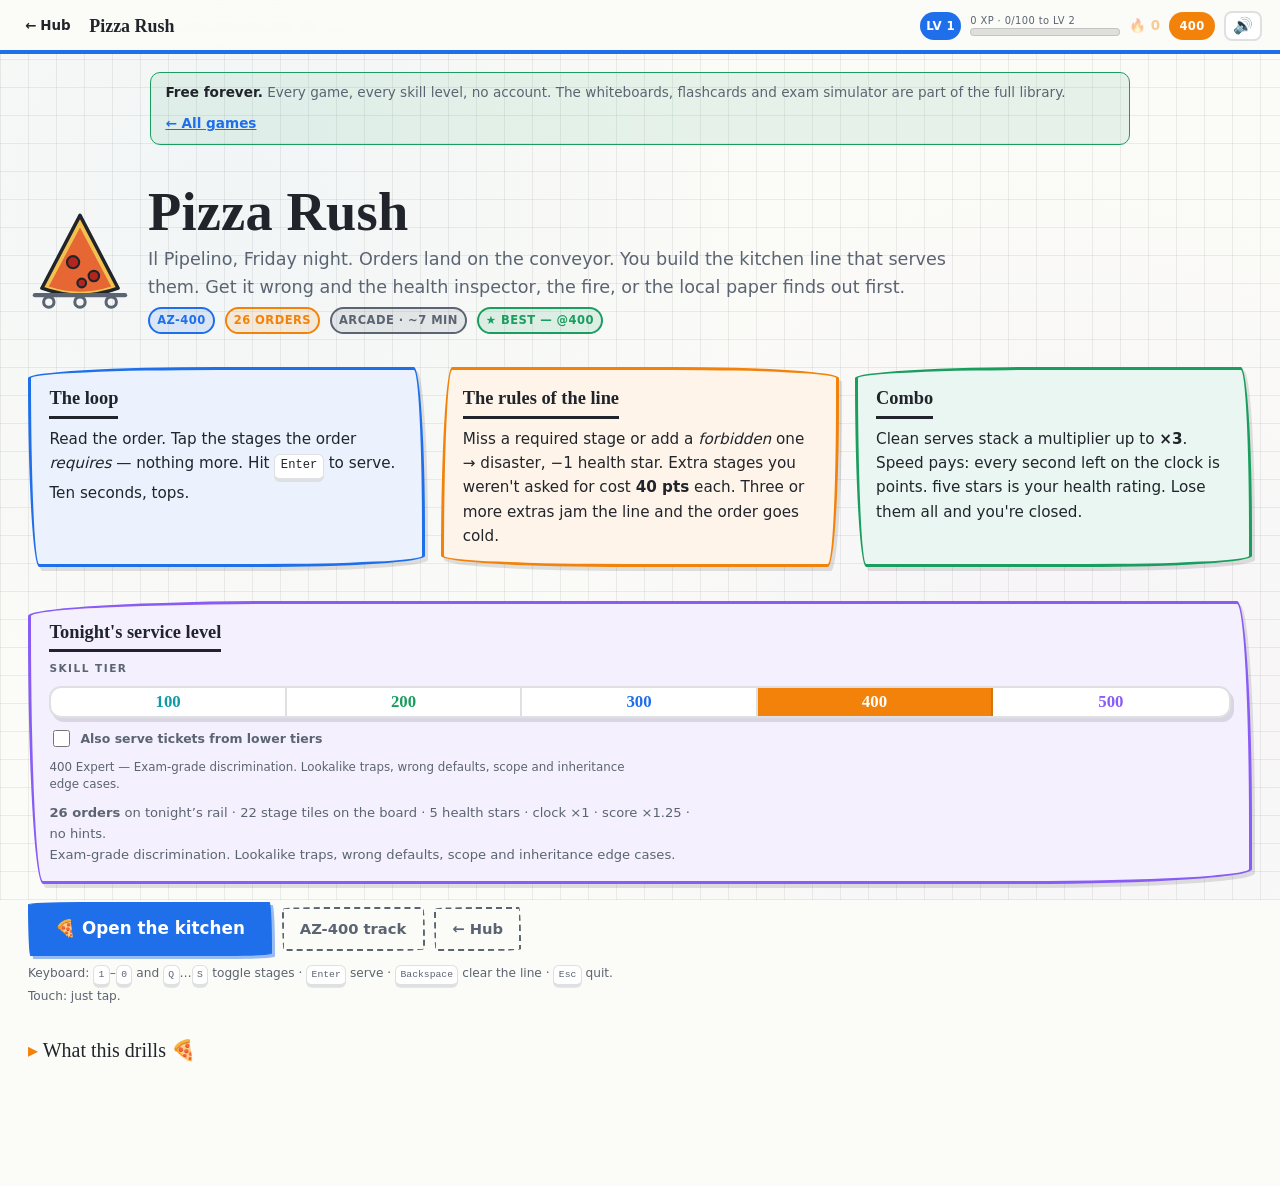
<file: station/games/pizza-rush.html>
<!DOCTYPE html>
<html lang="en">
<head>
<meta charset="utf-8">
<meta name="viewport" content="width=device-width, initial-scale=1">
<title>Pizza Rush — AZ-400 · Certification Station</title>
<link rel="stylesheet" href="../assets/css/station.css">
<script src="../assets/js/station.js" defer></script>
<style>
  /* ---------------------------------------------------------- Pizza Rush */
  .pr-hero { display:flex; gap:1rem; align-items:center; flex-wrap:wrap; }
  .pr-hero svg { flex:0 0 auto; }

  /* top strip: health / wave / score / combo */
  .pr-strip {
    display:grid;
    grid-template-columns:repeat(auto-fit,minmax(104px,1fr));
    gap:.55rem; margin:.4rem 0 .8rem;
  }
  .pr-cell {
    text-align:center; padding:.45rem .35rem;
    background:var(--board-2); border:2.5px solid var(--board-edge);
    border-radius:255px 15px 225px 15px / 15px 225px 15px 255px;
    box-shadow:var(--shadow-2);
  }
  .pr-cell b {
    display:block; font-family:var(--font-hand); font-size:1.45rem; line-height:1.1;
    color:var(--pr-c,var(--ink));
  }
  .pr-cell span { font-size:.6rem; letter-spacing:.11em; text-transform:uppercase; color:var(--ink-soft); }
  .pr-stars { letter-spacing:.05em; }

  /* timer */
  .pr-timer { height:14px; border-radius:999px; border:2px solid var(--board-edge);
              background:color-mix(in srgb,var(--ink) 10%,transparent); overflow:hidden; }
  .pr-timer i { display:block; height:100%; width:100%;
                background:linear-gradient(90deg,var(--mk-green),var(--mk-orange));
                transition:width .1s linear; }
  .pr-timer.is-panic i { background:linear-gradient(90deg,var(--mk-orange),var(--mk-red)); }
  .pr-timer.is-panic { animation:cs-pulse .55s ease-in-out infinite; }

  /* the order ticket */
  .pr-ticket { position:relative; }
  .pr-ticket .pr-tno {
    font-family:var(--font-mono); font-size:.68rem; letter-spacing:.14em;
    text-transform:uppercase; color:var(--ink-soft);
  }
  .pr-ticket h3 { margin:.1rem 0 .35rem; }
  .pr-ticket p  { margin-bottom:.35rem; font-size:1.02rem; }

  /* the kitchen line preview */
  .pr-line {
    display:flex; align-items:center; gap:.3rem; flex-wrap:wrap;
    min-height:44px; padding:.45rem .55rem;
    border:2.5px dashed var(--board-edge); border-radius:12px;
    background:color-mix(in srgb,var(--mk-blue) 5%,var(--board-2));
  }
  .pr-line .pr-arrow { color:var(--ink-soft); font-weight:800; }
  .pr-line .pr-empty { color:var(--ink-soft); font-family:var(--font-hand); font-size:1rem; }
  .pr-node {
    display:inline-flex; align-items:center; gap:.28em;
    font-size:.74rem; font-weight:700; white-space:nowrap;
    padding:.2em .55em; border-radius:8px;
    border:2px solid var(--n-c,var(--ink)); color:var(--n-c,var(--ink));
    background:color-mix(in srgb,var(--n-c,var(--ink)) 13%,var(--board-2));
  }
  .pr-setup { display:flex; gap:.3rem; flex-wrap:wrap; margin-bottom:.4rem; }

  /* the palette */
  .pr-groups { display:grid; gap:.7rem; grid-template-columns:repeat(auto-fit,minmax(230px,1fr)); }
  .pr-group { border:2.5px solid var(--g-c); border-radius:12px; padding:.45rem .5rem .55rem;
              background:color-mix(in srgb,var(--g-c) 5%,var(--board-2)); }
  .pr-group > h4 { margin:.05rem 0 .4rem; font-size:.68rem; letter-spacing:.14em;
                   text-transform:uppercase; color:var(--g-c); }
  .pr-tiles { display:grid; gap:.35rem; grid-template-columns:repeat(auto-fill,minmax(96px,1fr)); }
  .pr-tile {
    position:relative; text-align:left; font-family:var(--font-ui);
    font-size:.72rem; font-weight:700; line-height:1.15;
    padding:.42rem .4rem .42rem .42rem; min-height:52px;
    border:2px solid var(--board-edge); border-radius:9px;
    background:var(--board-2); color:var(--ink);
    transition:transform .1s ease, border-color .12s ease, background .12s ease;
  }
  .pr-tile em { display:block; font-style:normal; font-size:.95em; }
  .pr-tile .pr-k {
    position:absolute; top:2px; right:3px;
    font-family:var(--font-mono); font-size:.58rem; font-weight:800;
    color:var(--ink-soft); opacity:.75;
  }
  .pr-tile:hover { border-color:var(--g-c); transform:translateY(-2px); }
  .pr-tile.is-on {
    border-color:var(--g-c); color:var(--g-c);
    background:color-mix(in srgb,var(--g-c) 20%,var(--board-2));
    box-shadow:inset 0 0 0 2px color-mix(in srgb,var(--g-c) 35%,transparent);
  }
  .pr-tile.is-on .pr-k { color:var(--g-c); opacity:1; }
  .pr-tile:disabled { opacity:.5; cursor:not-allowed; }

  /* verdict overlay */
  .pr-veil {
    position:fixed; inset:0; z-index:1100;
    display:flex; align-items:center; justify-content:center;
    padding:1rem; background:color-mix(in srgb,var(--board) 78%,transparent);
    backdrop-filter:blur(5px); -webkit-backdrop-filter:blur(5px);
    overflow-y:auto;
  }
  .pr-veil > div {
    width:min(680px,100%); max-height:100%; overflow-y:auto;
    background:var(--board-2); border:3px solid var(--v-c,var(--ink));
    border-radius:255px 18px 225px 18px / 18px 225px 18px 255px;
    box-shadow:var(--shadow-3); padding:1.1rem 1.15rem 1.25rem;
  }
  .pr-veil h2 { margin-top:0; color:var(--v-c,var(--ink)); }
  .pr-scene { display:block; margin:0 auto .5rem; width:min(300px,72%); height:auto; }

  .pr-diff { display:flex; gap:.4rem; flex-wrap:wrap; margin:.5rem 0; }
  .pr-diff span { font-size:.74rem; font-weight:700; padding:.18em .55em; border-radius:7px; border:2px solid currentColor; }
  .pr-miss { color:var(--mk-red); }
  .pr-bad  { color:var(--mk-red); text-decoration:line-through; }
  .pr-extra{ color:var(--mk-orange); }
  .pr-hit  { color:var(--mk-green); }

  .pr-scorecard td:first-child { font-weight:700; }
  .pr-recap { display:grid; gap:.5rem; margin:.6rem 0; }
  .pr-recap a {
    display:block; text-decoration:none; padding:.5rem .65rem;
    border:2px solid var(--board-edge); border-left:6px solid var(--mk-red);
    border-radius:4px 10px 10px 4px; background:var(--board-2);
  }
  .pr-recap a:hover { border-color:var(--mk-red); }
  .pr-recap b { display:block; font-size:.92rem; }
  .pr-recap span { font-size:.82rem; color:var(--ink-soft); }

  .pr-keys { font-size:.76rem; color:var(--ink-soft); }
  details.pr-drills summary {
    cursor:pointer; font-family:var(--font-hand); font-size:1.25rem;
    padding:.3rem 0; list-style:none;
  }
  details.pr-drills summary::-webkit-details-marker { display:none; }
  details.pr-drills summary::before { content:"▸ "; color:var(--mk-orange); }
  details.pr-drills[open] summary::before { content:"▾ "; }

  @media (max-width:520px) {
    .pr-tiles { grid-template-columns:repeat(auto-fill,minmax(84px,1fr)); }
    .pr-tile .pr-k { display:none; }
  }
</style>
</head>
<body>
<main class="page page--wide">

  <!-- ============================================================ TITLE -->
  <section id="pr-title">
    <div class="pr-hero">
      <svg viewBox="0 0 120 120" width="104" height="104" role="img" aria-label="A pizza slice on a conveyor">
        <defs>
          <clipPath id="prSlice"><path d="M60 12 L104 96 Q60 112 16 96 Z"/></clipPath>
        </defs>
        <path d="M60 12 L104 96 Q60 112 16 96 Z" fill="#F2C14E" stroke="var(--mk-ink)" stroke-width="4" stroke-linejoin="round"/>
        <path d="M60 26 L96 94 Q60 106 24 94 Z" fill="#E4572E" clip-path="url(#prSlice)" opacity=".85"/>
        <circle cx="52" cy="66" r="7" fill="#B3261E" stroke="var(--mk-ink)" stroke-width="2.5"/>
        <circle cx="76" cy="82" r="6" fill="#B3261E" stroke="var(--mk-ink)" stroke-width="2.5"/>
        <circle cx="62" cy="90" r="5" fill="#B3261E" stroke="var(--mk-ink)" stroke-width="2.5"/>
        <path d="M8 104 H112" stroke="var(--ink-soft)" stroke-width="5" stroke-linecap="round"/>
        <circle cx="24" cy="112" r="6" fill="none" stroke="var(--ink-soft)" stroke-width="3.5"/>
        <circle cx="60" cy="112" r="6" fill="none" stroke="var(--ink-soft)" stroke-width="3.5"/>
        <circle cx="96" cy="112" r="6" fill="none" stroke="var(--ink-soft)" stroke-width="3.5"/>
      </svg>
      <div>
        <h1 class="hand" style="margin-bottom:.1rem">Pizza Rush</h1>
        <p class="lede" style="margin-bottom:.4rem">
          Il Pipelino, Friday night. Orders land on the conveyor. You build the kitchen line
          that serves them. Get it wrong and the health inspector, the fire, or the local paper
          finds out first.
        </p>
        <div class="row">
          <span class="chip chip--az400">AZ-400</span>
          <span class="chip chip--orange" id="pr-count">— orders</span>
          <span class="chip chip--ink">arcade · ~7 min</span>
          <span class="chip chip--green" id="pr-best">★ best —</span>
        </div>
      </div>
    </div>

    <div class="grid grid-3" style="margin-top:1.1rem">
      <div class="marker-box mk-blue">
        <span class="box-title">The loop</span>
        <p style="font-size:.95rem;margin:0">
          Read the order. Tap the stages the order <em>requires</em> — nothing more.
          Hit <span class="kbd">Enter</span> to serve. Ten seconds, tops.
        </p>
      </div>
      <div class="marker-box mk-orange">
        <span class="box-title">The rules of the line</span>
        <p style="font-size:.95rem;margin:0">
          Miss a required stage or add a <em>forbidden</em> one → disaster, −1 health star.
          Extra stages you weren't asked for cost <strong id="pr-rule-extra">40 pts</strong> each.
          <span id="pr-rule-jam">Three</span> or more extras jam the line and the order goes cold.
        </p>
      </div>
      <div class="marker-box mk-green">
        <span class="box-title">Combo</span>
        <p style="font-size:.95rem;margin:0">
          Clean serves stack a multiplier up to <strong>×3</strong>. Speed pays: every second left
          on the clock is points. <span id="pr-rule-stars">Five stars</span> is your health rating.
          Lose them all and you're closed.
        </p>
      </div>
    </div>

    <!-- the tier control: chooses BOTH the order bank and the difficulty -->
    <div class="marker-box mk-purple" id="pr-tierbox" style="margin-top:1.1rem">
      <span class="box-title">Tonight's service level</span>
      <div id="pr-tier-host"></div>
      <p class="small" id="pr-tierline" style="margin:.55rem 0 0"></p>
    </div>
    <div id="pr-tier-empty"></div>

    <div class="row" style="margin-top:1.1rem" id="pr-startrow">
      <button class="btn btn--primary btn--lg" id="pr-start">🍕 Open the kitchen</button>
      <a class="btn btn--ghost" href="../index.html#unlock" class="locked">AZ-400 track</a>
      <a class="btn btn--ghost" href="../index.html">← Hub</a>
    </div>
    <p class="pr-keys" style="margin-top:.5rem">
      Keyboard: <span class="kbd">1</span>–<span class="kbd">0</span> and
      <span class="kbd">Q</span>…<span class="kbd">S</span> toggle stages ·
      <span class="kbd">Enter</span> serve · <span class="kbd">Backspace</span> clear the line ·
      <span class="kbd">Esc</span> quit. Touch: just tap.
    </p>

    <details class="pr-drills" id="pr-drills-title" style="margin-top:1.4rem"></details>
  </section>

  <!-- ============================================================= PLAY -->
  <section id="pr-play" class="is-hidden" style="margin-top:.2rem">
    <div class="pr-strip" id="pr-strip"></div>
    <div class="pr-timer" id="pr-timerwrap"><i id="pr-timerbar"></i></div>

    <div class="marker-box mk-orange pr-ticket" id="pr-ticket" style="margin-top:.85rem"></div>

    <h4 style="margin:.9rem 0 .3rem;font-size:.7rem;letter-spacing:.14em;text-transform:uppercase;color:var(--ink-soft)">
      Tonight's line
    </h4>
    <div class="pr-setup" id="pr-setup"></div>
    <div class="pr-line" id="pr-lineview"></div>

    <div class="row row--between" style="margin:.8rem 0 .7rem">
      <button class="btn btn--primary btn--lg" id="pr-serve">Serve it ⏎</button>
      <button class="btn btn--ghost btn--sm" id="pr-clear">Clear line ⌫</button>
    </div>

    <div class="pr-groups" id="pr-palette"></div>

    <p class="pr-keys" style="margin-top:.8rem">
      <button class="btn btn--ghost btn--sm" id="pr-quit">Esc — close the kitchen</button>
    </p>
  </section>

  <!-- ============================================================= OVER -->
  <section id="pr-over" class="is-hidden"></section>

  <div id="pr-veil-host"></div>
</main>

<script>
document.addEventListener('DOMContentLoaded', function () {
  'use strict';
  var S = window.Station;
  S.mountHud({ title: 'Pizza Rush', cert: 'az400', back: '../index.html' });

  var GAME_ID = 'pizza-rush';
  var WB = '../whiteboards/';

  /* =====================================================================
   * TIER MECHANICS — a beginner and an expert do not play under the same
   * pressure. Everything here keys off Station.tier.get() (the SELECTED
   * tier), never off Station.level() which is the learner's XP level.
   *   time  : multiplier on the ticket clock
   *   press : multiplier on the per-wave speed-up
   *   health: starting health stars
   *   mult  : score multiplier, so the per-tier leaderboards mean something
   *   jam   : how many unasked-for stages jam the line
   *   extra : points lost per unasked-for stage
   *   keep  : do extras keep your combo alive?
   *   hint  : show the "look in these groups" nudge under the ticket
   *   pal   : which stage tiles are even on the board (fewer decoys low down)
   * ================================================================== */
  var PAL_100 = ['mshosted','selfhosted','clean','kv','vg','secvar','src','cache',
                 'build','test','scan','art','env','gate','smoke','rollback','flag'];
  var PAL_200 = PAL_100.concat(['template','canary','bluegreen','rolling']);
  var PAL_ALL = null; /* null = every tile */

  var TIER_CFG = {
    100: { time:2.00, press:0.30, health:7, mult:0.60, jam:5, extra:15, keep:true,  hint:true,  pal:PAL_100 },
    200: { time:1.55, press:0.60, health:6, mult:0.80, jam:4, extra:25, keep:true,  hint:true,  pal:PAL_200 },
    300: { time:1.20, press:1.00, health:5, mult:1.00, jam:3, extra:40, keep:false, hint:false, pal:PAL_ALL },
    400: { time:1.00, press:1.00, health:5, mult:1.25, jam:3, extra:40, keep:false, hint:false, pal:PAL_ALL },
    500: { time:0.85, press:1.30, health:4, mult:1.60, jam:3, extra:55, keep:false, hint:false, pal:PAL_ALL }
  };

  /** The smallest bank that still makes a run worth playing. */
  var MIN_ORDERS = 6;

  function cfg()      { return TIER_CFG[S.tier.get()] || TIER_CFG[400]; }
  function scoreKey() { return GAME_ID + '@' + S.tier.get(); }
  function deckFor()  { return S.tier.filter(ORDERS); }

  /* =====================================================================
   * STAGE CATALOG — 22 tiles, the whole kitchen
   * ================================================================== */
  var STAGES = {
    /* --- the crew: agents & reuse --- */
    mshosted:   { n:'MS-hosted agent',   e:'👨‍🍳', d:'temp cook, rented kitchen, apron binned after every shift' },
    selfhosted: { n:'Self-hosted agent', e:'🧑‍🍳', d:'your cook, your kitchen, remembers where the knives are' },
    clean:      { n:'Clean workspace',   e:'🧽', d:'scrub the station before service' },
    template:   { n:'Shared template',   e:'📋', d:'one recipe card every station extends' },
    /* --- the pantry: secrets & config --- */
    kv:         { n:'Key Vault link',    e:'🔐', d:'variable group linked to the safe' },
    vg:         { n:'Variable group',    e:'🗂️', d:'laminated settings card taped inside the pass' },
    secvar:     { n:'Secret variable',   e:'🤫', d:'masked value stored in the pipeline UI' },
    ident:      { n:'Workload identity', e:'🪪', d:'OIDC federation — no stored secret at all' },
    /* --- the line: build --- */
    src:        { n:'Checkout',          e:'📖', d:'pull the recipe book' },
    cache:      { n:'Cache',             e:'🧊', d:'yesterday’s prepped ingredients, still good' },
    build:      { n:'Build',             e:'🥖', d:'make and proof the dough' },
    test:       { n:'Automated tests',   e:'👅', d:'the taste test before it leaves the kitchen' },
    scan:       { n:'Security scan',     e:'🔎', d:'inspector reads the recipes for cross-contamination' },
    art:        { n:'Publish artifact',  e:'📦', d:'box it, seal it, label it, stock the pantry' },
    /* --- the dining room: release --- */
    env:        { n:'Environment job',   e:'🍽️', d:'a deployment job that targets a named dining room' },
    gate:       { n:'Approval gate',     e:'🚧', d:'health inspector at the kitchen door' },
    canary:     { n:'Canary',            e:'🐤', d:'five tables get the new recipe first' },
    bluegreen:  { n:'Blue / green',      e:'🔵', d:'two identical kitchens, flip which one serves' },
    rolling:    { n:'Rolling',           e:'🔁', d:'swap the recipe one oven at a time' },
    flag:       { n:'Feature flag',      e:'🎚️', d:'86 a menu item without closing the restaurant' },
    smoke:      { n:'Smoke test',        e:'💨', d:'walk the dining room after service starts' },
    rollback:   { n:'Auto-rollback',     e:'↩️', d:'put last night’s menu back, automatically' }
  };

  var GROUPS = [
    { name:'The crew',        c:'var(--mk-teal)',   ids:['mshosted','selfhosted','clean','template'] },
    { name:'The pantry',      c:'var(--mk-purple)', ids:['kv','vg','secvar','ident'] },
    { name:'The line',        c:'var(--mk-blue)',   ids:['src','cache','build','test','scan','art'] },
    { name:'The dining room', c:'var(--mk-orange)', ids:['env','gate','canary','bluegreen','rolling','flag','smoke','rollback'] }
  ];

  var KEYS = '1234567890QWERTYUIOPAS';
  var KEY_OF = {}, ID_OF_KEY = {}, COLOR_OF = {};
  (function () {
    var i = 0;
    GROUPS.forEach(function (g) {
      g.ids.forEach(function (id) {
        KEY_OF[id] = KEYS[i]; ID_OF_KEY[KEYS[i]] = id; COLOR_OF[id] = g.c; i++;
      });
    });
  }());

  /* canonical left-to-right order of the kitchen line */
  var LINE_ORDER = ['src','cache','build','test','scan','art','env','gate','canary','bluegreen','rolling','flag','smoke','rollback'];
  var SETUP_IDS  = ['mshosted','selfhosted','clean','template','kv','vg','secvar','ident'];

  /* which disaster a given stage causes when it is missing / wrongly used */
  var DISASTER_OF = {
    env:'inspector', gate:'inspector',
    test:'poison', smoke:'poison',
    kv:'leak', vg:'leak', secvar:'leak', ident:'leak', scan:'leak',
    src:'burnt', cache:'burnt', build:'burnt', art:'burnt',
    canary:'fire', bluegreen:'fire', rolling:'fire', flag:'fire', rollback:'fire',
    mshosted:'dirty', selfhosted:'dirty', clean:'dirty', template:'dirty'
  };

  var DISASTERS = {
    inspector:{ t:'THE HEALTH INSPECTOR SHUTS YOU DOWN', c:'var(--mk-red)' },
    poison:   { t:'FOOD POISONING IN THE DINING ROOM',   c:'var(--mk-red)' },
    leak:     { t:'THE SECRET SAUCE IS ON THE TAKEOUT MENU', c:'var(--mk-pink)' },
    burnt:    { t:'BURNT PIZZA. THE OVEN NEVER RAN.',     c:'var(--mk-orange)' },
    fire:     { t:'EVERY TABLE GOT THE BAD RECIPE AT ONCE', c:'var(--mk-red)' },
    dirty:    { t:'LAST NIGHT’S MESS ENDED UP IN THE BOX', c:'var(--mk-orange)' },
    cold:     { t:'THE LINE JAMMED. THE ORDER WENT COLD.', c:'var(--mk-orange)' },
    timeout:  { t:'TICKET EXPIRED. THE TABLE WALKED OUT.', c:'var(--mk-orange)' }
  };

  /* ---- hand-authored disaster scenes (inline SVG, no assets) ---------- */
  function scene(kind) {
    var ink = 'var(--mk-ink)', sw = 'stroke="' + ink + '" stroke-width="3.5" stroke-linejoin="round" stroke-linecap="round"';
    var head = '<svg class="pr-scene" viewBox="0 0 240 150" role="img" aria-label="kitchen disaster">';
    var floor = '<path d="M10 130 H230" stroke="var(--ink-soft)" stroke-width="4" stroke-linecap="round"/>';
    if (kind === 'burnt') {
      return head + floor +
        '<rect x="46" y="52" width="148" height="76" rx="8" fill="var(--board-2)" ' + sw + '/>' +
        '<rect x="60" y="66" width="120" height="48" rx="5" fill="#2A2320" ' + sw + '/>' +
        '<circle cx="120" cy="90" r="17" fill="#151210" stroke="#6b6b6b" stroke-width="3"/>' +
        '<path d="M96 46 q6-16 -4-28 M120 42 q8-20 -3-32 M144 46 q6-16 -4-26" fill="none" stroke="var(--ink-soft)" stroke-width="4" stroke-linecap="round" opacity=".8"/>' +
        '<path d="M64 122 h112" stroke="#6b6b6b" stroke-width="4" stroke-linecap="round"/></svg>';
    }
    if (kind === 'poison') {
      return head + floor +
        '<ellipse cx="120" cy="112" rx="72" ry="14" fill="var(--board-2)" ' + sw + '/>' +
        '<circle cx="120" cy="96" r="42" fill="#8FBF6B" ' + sw + '/>' +
        '<circle cx="105" cy="88" r="5" fill="' + ink + '"/><circle cx="136" cy="88" r="5" fill="' + ink + '"/>' +
        '<path d="M102 112 q18-14 36 0" fill="none" ' + sw + '/>' +
        '<path d="M78 40 l10 12 l10-12 l10 12 M142 40 l10 12 l10-12 l10 12" fill="none" stroke="var(--mk-green)" stroke-width="4" stroke-linecap="round"/>' +
        '<path d="M120 20 v14 M110 26 h20" stroke="var(--mk-red)" stroke-width="5" stroke-linecap="round"/></svg>';
    }
    if (kind === 'inspector') {
      return head + floor +
        '<rect x="34" y="36" width="94" height="92" rx="6" fill="var(--board-2)" ' + sw + '/>' +
        '<path d="M44 52 h74 M44 68 h74 M44 84 h52" stroke="var(--ink-soft)" stroke-width="4" stroke-linecap="round"/>' +
        '<path d="M22 118 l128-72" stroke="var(--mk-red)" stroke-width="9" stroke-linecap="round"/>' +
        '<path d="M22 46 l128 72" stroke="var(--mk-red)" stroke-width="9" stroke-linecap="round"/>' +
        '<circle cx="192" cy="62" r="19" fill="var(--board-2)" ' + sw + '/>' +
        '<path d="M192 81 v30 M176 92 h32 M180 128 l12-17 l12 17" fill="none" ' + sw + '/>' +
        '<rect x="164" y="86" width="24" height="18" rx="3" fill="var(--mk-red)" stroke="' + ink + '" stroke-width="3"/></svg>';
    }
    if (kind === 'leak') {
      return head + floor +
        '<path d="M52 34 h136 v92 H52 Z" fill="var(--board-2)" ' + sw + '/>' +
        '<path d="M64 50 h64 M64 64 h94 M64 78 h48" stroke="var(--ink-soft)" stroke-width="4" stroke-linecap="round"/>' +
        '<rect x="60" y="92" width="122" height="24" rx="4" fill="color-mix(in srgb,var(--mk-pink) 30%,var(--board-2))" stroke="var(--mk-pink)" stroke-width="3.5"/>' +
        '<text x="121" y="109" text-anchor="middle" font-family="monospace" font-size="13" font-weight="700" fill="var(--mk-pink)">SECRET_SAUCE=hunter2</text>' +
        '<path d="M186 24 l18 12 l-18 12" fill="none" stroke="var(--mk-pink)" stroke-width="4" stroke-linecap="round"/>' +
        '<path d="M120 24 h72" stroke="var(--mk-pink)" stroke-width="4" stroke-linecap="round" stroke-dasharray="7 6"/></svg>';
    }
    if (kind === 'fire') {
      return head + floor +
        '<rect x="26" y="66" width="188" height="60" rx="9" fill="var(--board-2)" ' + sw + '/>' +
        '<path d="M44 126 v-24 M84 126 v-24 M124 126 v-24 M164 126 v-24 M196 126 v-24" stroke="var(--ink-soft)" stroke-width="3"/>' +
        '<path d="M60 66 q-4-22 12-32 q-2 16 10 20 q10-8 8-24 q22 18 14 36 z" fill="var(--mk-orange)" stroke="var(--mk-red)" stroke-width="3"/>' +
        '<path d="M124 66 q-4-22 12-32 q-2 16 10 20 q10-8 8-24 q22 18 14 36 z" fill="var(--mk-orange)" stroke="var(--mk-red)" stroke-width="3"/>' +
        '<circle cx="46" cy="140" r="8" fill="none" stroke="var(--ink-soft)" stroke-width="3.5"/>' +
        '<circle cx="196" cy="140" r="8" fill="none" stroke="var(--ink-soft)" stroke-width="3.5"/></svg>';
    }
    if (kind === 'dirty') {
      return head + floor +
        '<rect x="40" y="58" width="160" height="70" rx="8" fill="var(--board-2)" ' + sw + '/>' +
        '<path d="M56 100 q16-16 32 0 q16 16 32 0 q16-16 32 0 q10 10 20 2" fill="none" stroke="#7A6A4F" stroke-width="6" stroke-linecap="round"/>' +
        '<circle cx="78" cy="78" r="7" fill="#7A6A4F"/><circle cx="132" cy="72" r="5" fill="#7A6A4F"/>' +
        '<circle cx="166" cy="84" r="6" fill="#7A6A4F"/>' +
        '<path d="M96 36 q10-14 24-6 q14-10 24 6" fill="none" stroke="var(--ink-soft)" stroke-width="4" stroke-linecap="round"/>' +
        '<path d="M120 20 l6 12 h-12 z" fill="var(--mk-orange)" stroke="' + ink + '" stroke-width="2.5"/></svg>';
    }
    /* cold / timeout */
    return head + floor +
      '<rect x="52" y="46" width="136" height="82" rx="7" fill="#C8A87C" ' + sw + '/>' +
      '<path d="M52 74 h136" stroke="' + ink + '" stroke-width="3"/>' +
      '<path d="M74 100 h92" stroke="#8B7355" stroke-width="5" stroke-linecap="round"/>' +
      '<path d="M92 34 q4-14 -6-22 M120 30 q6-16 -4-24 M148 34 q4-14 -6-22" fill="none" stroke="var(--mk-blue)" stroke-width="4" stroke-linecap="round" opacity=".7"/>' +
      '<circle cx="196" cy="42" r="20" fill="var(--board-2)" ' + sw + '/>' +
      '<path d="M196 30 v12 l9 6" fill="none" stroke="var(--mk-red)" stroke-width="4" stroke-linecap="round"/></svg>';
  }

  /* =====================================================================
   * ORDER BANK — 44 real AZ-400 decisions
   *   need : stages that MUST be on the line
   *   ban  : stages that must NOT be (instant disaster, specific lesson)
   * ================================================================== */
  var ORDERS = [
    { t:1, tier:300, h:'Ship the boxed pizza',
      s:'The artifact is sealed in the pantry and already tested. You are putting it into <strong>production</strong>. What must the deploy leg carry?',
      need:['env','gate','smoke'], ban:[],
      why:'Approvals and checks attach to an <strong>Environment</strong>, so a production deploy has to be a deployment job that targets one — a plain job can never be gated. The smoke test is how you find out you broke the dining room before the customers tell you.',
      c:'Deployment job + environment + approval', b:'az400-pipelines' },

    { t:1, tier:400, h:'Where does the inspector stand?',
      s:'Compliance requires a <strong>named human</strong> to sign off before anything touches prod. Where is that configured?',
      need:['env','gate'], ban:[],
      why:'Approvals are a <em>check on the Environment resource</em> in Azure DevOps (an environment protection rule in GitHub Actions). They are not a YAML task, and they cannot be attached to a plain job or to a stage without an environment.',
      c:'Checks live on environments, not on jobs', b:'az400-pipelines' },

    { t:1, tier:400, h:'Staff table, thirty times a day',
      s:'Deploying to the <strong>dev</strong> dining room, dozens of times a day, by the team that owns the code.',
      need:['env'], ban:['gate'],
      why:'Gate prod, not dev. An approval on every dev deploy is how you train a team to stop deploying. Still target an environment so you keep deployment history and can scope checks later.',
      c:'Approval scope: gate the risky ring only', b:'az400-pipelines' },

    { t:1, tier:400, h:'The clear-text pantry card',
      s:'An API key sits in a variable group as <strong>plain text</strong>, half the org can read it, and rotating it means editing it in four places.',
      need:['kv'], ban:['vg'],
      why:'Link the variable group to <strong>Key Vault</strong>. Values are fetched at run time, never stored in Azure DevOps, and rotation happens once in the vault. A plain variable group is a laminated card taped inside the pass — anyone walking by reads it.',
      c:'Key Vault-linked variable group', b:'az400-pipelines' },

    { t:1, tier:400, h:'Private-only kitchen',
      s:'Deploy target is a SQL Managed Instance on a <strong>private VNet</strong> — no public endpoint, no line of sight from the internet.',
      need:['selfhosted'], ban:['mshosted'],
      why:'Microsoft-hosted agents live in Azure’s public network and rotate IPs. Reaching private-only resources needs a self-hosted agent (or a VNet-injected managed pool) that sits inside the network.',
      c:'Agent selection: network reachability', b:'az400-pipelines' },

    { t:2, tier:400, h:'Last night’s mess',
      s:'Your self-hosted cook produces builds that pass locally and fail randomly in CI, quietly picking up files left over from previous runs.',
      need:['clean'], ban:[],
      why:'Self-hosted agents <em>reuse</em> the working directory between runs. Set the workspace to clean (outputs / resources / all) so yesterday’s state never gets baked in. Microsoft-hosted agents get this free because the entire VM is destroyed after the job.',
      c:'Dirty workspace on self-hosted agents', b:'az400-pipelines' },

    { t:1, tier:400, h:'Six minutes of package restore',
      s:'Restoring packages takes six minutes on every build. The packages are <strong>not</strong> the thing you ship, and they can be regenerated from the lock file.',
      need:['cache'], ban:['art'],
      why:'Cache is for regenerable <em>inputs</em>: packages, layers, tool downloads. Artifacts are for <em>outputs</em> you must keep and hand to the next stage. Publishing node_modules as an artifact is the classic waste.',
      c:'Cache vs artifact — inputs vs outputs', b:'az400-pipelines' },

    { t:1, tier:400, h:'The hand-off',
      s:'The build stage produced the deployable zip. The deploy stage runs an hour later, on a different agent, possibly in a different pool. How does the zip travel?',
      need:['art'], ban:['cache'],
      why:'Artifacts are the <strong>contract</strong> between jobs and stages — durable, versioned, downloadable. Cache is best-effort and is allowed to miss; never use it to move build output.',
      c:'Artifacts move output; cache is a hint', b:'az400-pipelines' },

    { t:2, tier:300, h:'The half-built checkout',
      s:'An unfinished checkout redesign must merge to <strong>main</strong> this sprint so trunk stays healthy — but no customer may see it yet.',
      need:['flag'], ban:[],
      why:'Feature flags let unfinished work ship dark. Hiding it on a long-lived branch is the anti-pattern the exam punishes: merge small and often, then toggle behaviour at run time.',
      c:'Feature flag vs long-lived branch', b:'az400-source-control' },

    { t:2, tier:400, h:'Unknown blast radius',
      s:'A brand new pricing engine. Nobody knows how real users will react, and you want <strong>measured signal from real traffic</strong> before everyone gets it.',
      need:['canary'], ban:['bluegreen','rolling'],
      why:'Canary sends a small slice of live traffic to the new version and watches metrics before widening. Blue/green flips <em>everyone</em> in one swap; rolling replaces instances without ever creating a measured audience.',
      c:'Canary vs blue/green vs rolling', b:'az400-pipelines' },

    { t:2, tier:400, h:'The sixty-second revert',
      s:'A regulator requires you to prove prod can be back on the <strong>previous</strong> version in under a minute, losing no in-flight requests.',
      need:['bluegreen','rollback'], ban:['rolling'],
      why:'Blue/green keeps the old environment warm and intact — reverting is a swap back, not a redeploy. Rolling has already destroyed the previous instances, so there is nothing to swap to.',
      c:'Blue/green for instant, provable rollback', b:'az400-pipelines' },

    { t:2, tier:400, h:'Two hundred nodes, no spare capacity',
      s:'A stateless fleet of 200 nodes. No budget to stand up a second full environment. Downtime is not acceptable.',
      need:['rolling'], ban:['bluegreen'],
      why:'Blue/green doubles the footprint for the duration of the release. Rolling updates in batches and holds capacity roughly constant — the right call when you cannot pay for a twin kitchen.',
      c:'Rolling when you cannot double capacity', b:'az400-pipelines' },

    { t:2, tier:300, h:'Fourteen copies of the same YAML',
      s:'Fourteen microservice repos copy-pasted the same 80-line build definition. One of them silently drifted and nobody noticed for a quarter.',
      need:['template'], ban:[],
      why:'Extend a central YAML template with parameters. Define the line once, version it, and let every station reference it — copy-paste is technical debt that compounds per repo.',
      c:'Pipeline-as-code template reuse', b:'az400-pipelines' },

    { t:2, tier:300, h:'Find it before prod',
      s:'Security wants SAST findings to <strong>block the pull request</strong>, not to be discovered in production three weeks later.',
      need:['scan'], ban:[],
      why:'Shift left: run code scanning on the PR build and make it a required status check. A finding that only appears after deploy is a finding you already shipped.',
      c:'Code scanning on PR, as a required check', b:'ghas-codeql' },

    { t:2, tier:400, h:'Build once, deploy many',
      s:'The same version must travel dev → test → prod, byte-identical, with <strong>no rebuild</strong> between rings.',
      need:['art','env'], ban:['build'],
      why:'Build once and promote the exact same artifact. Rebuilding per environment means every ring tested a different binary — you validated something you never actually shipped.',
      c:'Build once, promote the artifact', b:'az400-pipelines' },

    { t:2, tier:400, h:'No password in the pipeline',
      s:'The pipeline authenticates to Azure. Security has banned stored client secrets — they expire at 3am and get pasted into chat when they do.',
      need:['ident'], ban:['secvar','vg'],
      why:'<strong>Workload identity federation</strong> (OIDC) on the service connection trades a short-lived token at run time. There is no secret to store, rotate, expire or leak. A stored client secret is a credential with a countdown timer.',
      c:'Workload identity federation vs stored SP secret', b:'az400-pipelines' },

    { t:2, tier:400, h:'Compliance clean room',
      s:'Audit demands every release build starts from a provably clean machine with no leftover state and no persistent local credentials.',
      need:['mshosted'], ban:['selfhosted'],
      why:'Microsoft-hosted agents are a fresh VM per job, destroyed afterwards. That ephemerality <em>is</em> the audit control. A self-hosted box accumulates state, tools and secrets you then have to prove are harmless.',
      c:'Hosted agent ephemerality as a control', b:'az400-pipelines' },

    { t:2, tier:400, h:'The GPU build',
      s:'The build needs a specific GPU driver and a 400 GB local dataset that takes an hour to download and barely changes.',
      need:['selfhosted','cache'], ban:['mshosted'],
      why:'Hosted agents start empty every run and cap out on disk and job time. Specialised hardware plus a big warm working set means your own cook in your own kitchen, with the expensive inputs cached.',
      c:'Self-hosted for hardware + warm data', b:'az400-pipelines' },

    { t:3, tier:500, h:'The 7pm Friday hotfix',
      s:'7pm Friday. One-line hotfix. The build is done and the artifact is sealed. Design the <strong>release leg</strong> for the riskiest hour of the week.',
      need:['env','gate','canary','smoke','rollback'], ban:[],
      why:'High-risk window = environment (so checks can attach) + approval + a measured exposure (canary) + post-deploy verification + an automatic way back. Every one of those is a separate exam answer, and this is the question that combines them.',
      c:'High-risk release design, end to end', b:'az400-pipelines' },

    { t:2, tier:300, h:'Green ticks, angry customers',
      s:'Deploys report success because the task exited 0. You find out the site is down from a customer tweet forty minutes later.',
      need:['smoke'], ban:[],
      why:'Exit code 0 means the deployment <em>task</em> succeeded, not that the app works. A post-deploy smoke test (plus an availability test / health check) is the difference between "deployed" and "serving".',
      c:'Post-deploy verification vs task exit code', b:'az400-instrumentation' },

    { t:2, tier:400, h:'Kill it now, not in twelve minutes',
      s:'Live incident at peak. You need the new behaviour <strong>gone in seconds</strong>. A full redeploy of the previous artifact takes twelve minutes.',
      need:['flag'], ban:['rollback'],
      why:'A feature flag kill switch is the fastest revert that exists — it changes behaviour without changing the deployed bits. Redeploying the previous version is correct but slow; twelve minutes at peak is twelve minutes of incident.',
      c:'Feature flag kill switch as fastest revert', b:'az400-pipelines' },

    { t:2, tier:300, h:'Settings per dining room',
      s:'dev, test and prod each need their own <strong>non-secret</strong> connection settings, served by one shared YAML definition.',
      need:['vg','env'], ban:[],
      why:'Scope a variable group per environment and select it by stage. One template serves every dining room; the values differ, the line does not. (Secrets are the other question — that is Key Vault.)',
      c:'Variable group scoping per stage', b:'az400-pipelines' },

    { t:3, tier:400, h:'Secret sauce on the takeout menu',
      s:'A deploy script echoes the connection string when it fails. It is now sitting in a public build log, and the same value was committed to the repo last year.',
      need:['kv','scan'], ban:['vg'],
      why:'Two fixes, both required: fetch from Key Vault at run time so the value is masked and never stored in the pipeline, and turn on <strong>secret scanning with push protection</strong> so it cannot re-enter the repo. Rotating the credential is step zero — a leaked secret is a burned secret.',
      c:'Secret leakage in logs + secret scanning', b:'ghas-secret-scanning' },

    { t:2, tier:300, h:'Tests after the box?',
      s:'Someone moved the test job to run <em>after</em> the artifact is published, "so the artifact is ready sooner".',
      need:['test','art'], ban:[],
      why:'Nothing gets boxed until the taste test passes. A published artifact is a promise that it is servable; publishing first turns your feed into a shelf of unverified pizza and someone will deploy it.',
      c:'Quality gates precede artifact publication', b:'az400-pipelines' },

    { t:2, tier:300, h:'Forty minutes in the queue',
      s:'Every PR waits forty minutes for an agent. The builds themselves take four. You need concurrency <strong>today</strong>, with no hardware to buy and no maintenance appetite.',
      need:['mshosted'], ban:['selfhosted'],
      why:'The bottleneck is parallel jobs, not the recipe. Buy hosted parallelism and scale instantly; self-hosted means procuring, patching and babysitting machines to solve a queueing problem.',
      c:'Parallel jobs / pool capacity', b:'az400-pipelines' },

    { t:3, tier:400, h:'Forty pods, new image',
      s:'Rolling a new container image to a 40-pod AKS deployment. You want Kubernetes’ <strong>native default</strong>, no extra cost, no second replica set, and health-checked progress.',
      need:['rolling','smoke'], ban:['bluegreen'],
      why:'A Kubernetes Deployment rolls pods in batches by default, and readiness probes are the taste test that stops the rollout. Blue/green on AKS means a full second replica set plus a service switch — real capability, real cost, not the default.',
      c:'AKS rolling update + readiness probes', b:'az400-pipelines' },

    { t:2, tier:400, h:'The empty environment',
      s:'You created an Environment but its deployment history is blank and you cannot see which VM or namespace received which version.',
      need:['env'], ban:[],
      why:'Add <em>resources</em> (Kubernetes namespace, VM resource) to the environment. Resources give you per-target traceability and let checks be scoped to specific infrastructure rather than a name on a page.',
      c:'Environment resources and traceability', b:'az400-pipelines' },

    { t:3, tier:500, h:'Make the scan unskippable',
      s:'The platform team must <strong>guarantee</strong> that no product pipeline can ship without running the security scan. Fourteen teams, fourteen opinions.',
      need:['template','scan'], ban:[],
      why:'Publish the stage as a template and enforce it with a <strong>required template check</strong> on the environment or service connection. A guideline every team can edit is documentation; a check they cannot bypass is a control.',
      c:'Required template check as enforcement', b:'az400-pipelines' },

    { t:2, tier:300, h:'The cache that never hits',
      s:'Your cache reports a miss on every run. The key is the pipeline name.',
      need:['cache'], ban:[],
      why:'Key the cache on a hash of the lock file, plus the OS/runtime. A key that never changes never invalidates (you serve stale ingredients); a key that changes every run never hits (you paid for nothing).',
      c:'Cache key design + restore keys', b:'az400-pipelines' },

    { t:2, tier:300, h:'The soft opening',
      s:'Staging must mirror prod exactly, receive the <strong>same artifact</strong> prod will get, and require a QA lead sign-off before promotion.',
      need:['env','gate','art'], ban:['build'],
      why:'Staging is the soft opening: same artifact, same configuration shape, real approval. Rebuilding for staging means production gets a binary staging never saw.',
      c:'Staging ring with promotion approval', b:'az400-pipelines' },

    { t:3, tier:400, h:'Progressive with guardrails',
      s:'Roll out to 5% of traffic, watch live error rate and latency, and back out <strong>automatically</strong> if the numbers move the wrong way.',
      need:['canary','smoke','rollback'], ban:[],
      why:'Canary gives you the measured slice, health checks / post-route validation give you the signal, and the on-failure hook gives you the automatic exit. Without the automatic exit you have a canary and a human staring at a dashboard at 2am.',
      c:'Canary + automated health gate + auto-rollback', b:'az400-instrumentation' },

    { t:2, tier:400, h:'The box holds the keys',
      s:'A self-hosted agent has a client secret sitting in an environment variable on the machine, set by an engineer who left in 2023.',
      need:['ident','kv'], ban:['secvar'],
      why:'Move to workload identity federation for Azure access and Key Vault for anything else. Credentials that live on a long-running agent outlive the people who set them, survive reboots, and are invisible to every audit you run.',
      c:'Credentials on long-lived agents', b:'az400-pipelines' },

    { t:2, tier:300, h:'Approval fatigue',
      s:'Fourteen approvers on prod, three of whom rubber-stamp anything, and releases now stall for days waiting on whoever is on holiday.',
      need:['env','gate'], ban:[],
      why:'Keep the gate but make it mean something: minimum number of approvers, a timeout, and <em>automated</em> checks (query work items, invoke a REST endpoint, Azure Monitor alert check) doing the boring verification instead of humans clicking through.',
      c:'Approval design: timeouts, minimums, auto-checks', b:'az400-pipelines' },

    { t:2, tier:400, h:'The 01:00 window',
      s:'Production deploys are only permitted between 01:00 and 04:00. Builds still run all day.',
      need:['env','gate'], ban:[],
      why:'That is a <strong>Business Hours check</strong> on the environment, not a scheduled trigger. Triggers decide when a pipeline <em>starts</em>; checks decide when a deployment is <em>allowed to proceed</em>, and hold the run until the window opens.',
      c:'Business hours check vs scheduled trigger', b:'az400-pipelines' },

    { t:2, tier:300, h:'The supplier recall',
      s:'A package you ship in every service just had a critical CVE published. You need to know instantly and get a pull request that bumps it.',
      need:['scan'], ban:[],
      why:'Dependabot alerts fire off the dependency graph (your posted ingredient list) and version updates open the PR for you. Without the graph, a recall notice is a rumour you cannot act on.',
      c:'Dependabot alerts + dependency graph', b:'ghas-supply-chain' },

    { t:2, tier:400, h:'One tenant, one demo',
      s:'A trade show demo needs an experimental UI enabled for <strong>one tenant only</strong>, on the exact same build everyone else is running.',
      need:['flag'], ban:['bluegreen','canary'],
      why:'Targeted feature flags do per-user / per-tenant / per-group filters on a single deployed build. Deployment strategies target <em>infrastructure</em>, not identities — you cannot canary "just this customer".',
      c:'Targeted flags vs deployment strategies', b:'az400-pipelines' },

    { t:2, tier:400, h:'Strangers writing code',
      s:'Public OSS repo, pull requests from forks, and your pipeline must have <strong>zero</strong> access to production credentials while still building the PR.',
      need:['mshosted'], ban:['kv','vg','secvar','selfhosted'],
      why:'Fork PR builds run code a stranger wrote. Never expose a self-hosted agent, a Key Vault-linked group or any secret to that job — build on an ephemeral hosted agent with secrets withheld, and require a maintainer to approve before any secret-bearing workflow runs.',
      c:'Fork PR builds and secret exposure', b:'ghas-secret-scanning' },

    { t:2, tier:300, h:'Which commit is in prod?',
      s:'Ops needs to answer "exactly which commit is running in production right now" at any moment, without asking a human.',
      need:['art','env'], ban:[],
      why:'Stamp the build number / commit SHA into the artifact name, publish it once, and let the environment’s deployment history tie version to target. Traceability is a property of the pipeline, not of anybody’s memory.',
      c:'Artifact versioning + deployment history', b:'az400-pipelines' },

    { t:3, tier:500, h:'The breaking migration',
      s:'A breaking database schema change ships alongside the UI change that needs it, to a live service with no maintenance window.',
      need:['flag','rollback','smoke'], ban:[],
      why:'Expand / contract: ship the additive migration first, put the new code path behind a flag, contract the schema in a later release. Plan the rollback explicitly, because the database does <em>not</em> roll back with your artifact — and verify after, because a half-migrated schema fails quietly.',
      c:'Expand/contract migrations + rollback planning', b:'az400-pipelines' },

    { t:2, tier:400, h:'Warm before you route',
      s:'On App Service you must warm the new version, verify it, and only then send real traffic — no cold starts for the first customer.',
      need:['bluegreen','smoke'], ban:['canary'],
      why:'Deployment slots: deploy to the staging slot, smoke it while it is warm, then swap. The swap warms the app before routing, so the first real request is not the one that pays the cold-start tax.',
      c:'App Service slots as blue/green', b:'az400-pipelines' },

    { t:2, tier:300, h:'Retention ate production',
      s:'The exact artifact currently running in production was cleaned up by a retention policy. You cannot redeploy it.',
      need:['art'], ban:[],
      why:'Retain the runs and packages that matter — pin the release, or promote the package to a feed view with its own retention. Build artifacts expire by design; the thing serving customers must never be one of the things that expires.',
      c:'Retention policies vs deployable history', b:'az400-pipelines' },

    { t:2, tier:300, h:'The cook who remembers the knives',
      s:'Builds are three times faster on your own hardware and the team wants that. You are accepting the maintenance burden that comes with it.',
      need:['selfhosted','clean'], ban:[],
      why:'Self-hosted buys warm caches, custom tooling and specialised hardware. The tax is patching, capability drift and workspace hygiene — clean the workspace every run or you silently inherit yesterday’s state.',
      c:'Self-hosted trade-off + workspace hygiene', b:'az400-pipelines' },

    { t:3, tier:500, h:'Friday, 7pm, at a bank',
      s:'Regulated financial service. Production release. Evidence of a security scan is required in the audit trail, a human must approve, exposure must be gradual, and you must be able to prove you can revert.',
      need:['scan','art','env','gate','canary','smoke','rollback'], ban:[],
      why:'This is the whole exam in one order: scanned and evidenced, boxed once, deployed through an environment, approved by a human, exposed gradually, verified after, and reversible automatically. If you can build this line from memory you can answer most of the Build & Release domain.',
      c:'Regulated release: the full line', b:'az400-pipelines' },

    { t:1, tier:300, h:'Pull the recipe book',
      s:'A pipeline job needs the source. The default checkout was disabled by someone chasing a faster build, and now the build step cannot find a single file.',
      need:['src','build'], ban:[],
      why:'A job checks out the repo by default; disabling it is an explicit choice (sometimes correct for deploy-only jobs that consume artifacts). Every job runs on a different agent with an empty workspace — nothing is implicit across jobs.',
      c:'Checkout behaviour per job', b:'az400-pipelines' },

    { t:2, tier:400, h:'One secret, one pipeline',
      s:'A single third-party webhook token, used by exactly one pipeline, in a team with no Key Vault and no appetite to stand one up this sprint. Store it correctly.',
      need:['secvar'], ban:['vg'],
      why:'Mark the variable <strong>secret</strong>: encrypted at rest, never shown back in the UI, masked in logs. It is not the enterprise answer — no central rotation, no audit trail, no reuse across pipelines — but a plain variable group is clear text and Key Vault is a project rather than a task. The exam tests all three; the differentiator is scope and rotation, not "which is most secure".',
      c:'Secret variable vs variable group vs Key Vault', b:'az400-pipelines' },

    { t:2, tier:400, h:'Ephemeral, but with a warm pantry',
      s:'You want the audit story of throwaway agents, but the package restore still costs six minutes on every single run.',
      need:['mshosted','cache'], ban:['selfhosted'],
      why:'Hosted agents are ephemeral <em>machines</em>, but the pipeline cache is a service — it survives the VM. That is exactly how you get clean-room builds without paying full restore cost every time.',
      c:'Hosted agents + pipeline cache', b:'az400-pipelines' },

    /* ================================================================ 100
     * FOUNDATION — what each stage IS. One idea per ticket, no comparisons,
     * no limits, no traps. Never assumes the reader has opened the portal.
     * ============================================================== */
    { t:1, tier:100, h:'What is an agent?',
      s:'Your pipeline needs an actual computer to run on. Microsoft can lend you a <strong>brand-new machine for each run</strong> and destroy it afterwards. Which tile is that?',
      need:['mshosted'], ban:[],
      why:'An <strong>agent</strong> is the machine that runs your pipeline steps. A Microsoft-hosted agent is a fresh virtual machine created for the job and thrown away when it finishes — nothing you install on it survives the run.',
      c:'What an agent is', b:'az400-pizza-parlor' },

    { t:1, tier:100, h:'The kitchen you own',
      s:'You need software Microsoft does not preinstall, and you want the machine to still be there tomorrow with everything on it. Which kind of agent is that?',
      need:['selfhosted'], ban:[],
      why:'A <strong>self-hosted agent</strong> is a machine you provide, install the agent software on, and maintain. You control what is on it — and you also own patching it. Same job, different landlord.',
      c:'Self-hosted agent, in one sentence', b:'az400-pizza-parlor' },

    { t:1, tier:100, h:'How does the code even get there?',
      s:'The agent starts completely empty. Before it can build anything, the files from your repository have to arrive on it. Which stage does that?',
      need:['src'], ban:[],
      why:'<strong>Checkout</strong> clones the repository onto the agent. Every run starts from an empty workspace — nothing about your source is on that machine until checkout puts it there.',
      c:'Checkout: the source arrives', b:'az400-pizza-parlor' },

    { t:1, tier:100, h:'From ingredients to pizza',
      s:'Source code is not something a server can run. Something has to compile it, bundle it, or turn it into a container image. Which stage?',
      need:['build'], ban:[],
      why:'The <strong>build</strong> stage turns source into a runnable thing — a compiled binary, a bundled site, a container image. Everything after it works on the <em>output</em> of this step, never on your source again.',
      c:'What building actually produces', b:'az400-pizza-parlor' },

    { t:1, tier:100, h:'Before it leaves the kitchen',
      s:'You want the pipeline itself to prove the code still works, automatically, on every commit, before anybody sees it.',
      need:['test'], ban:[],
      why:'<strong>Automated tests</strong> in the pipeline are what make continuous integration mean anything. Without them a green build only proves the code compiled — not that it does what it is supposed to.',
      c:'Automated tests in the pipeline', b:'az400-pizza-parlor' },

    { t:1, tier:100, h:'The sealed box',
      s:'The build produced a deployable file. A completely different stage, on a different machine, has to pick that file up an hour later. Where do you put it?',
      need:['art'], ban:[],
      why:'A <strong>published artifact</strong> is build output that the pipeline stores so later stages can download it. Agents do not share disks — if you do not publish it, it disappears the second the job ends.',
      c:'What an artifact is for', b:'az400-pizza-parlor' },

    { t:1, tier:100, h:'The dining room has a name',
      s:'“Deploy to dev.” “Deploy to prod.” Azure DevOps wants those to be <strong>named targets it can track</strong>, not just words in a script.',
      need:['env'], ban:[],
      why:'An <strong>Environment</strong> is a named deployment target — dev, test, prod. It records what was deployed there and when, and it is the thing you can later attach rules to.',
      c:'What an environment is', b:'az400-pizza-parlor' },

    { t:1, tier:100, h:'Somebody has to say yes',
      s:'Before anything reaches customers, a named human must click Approve. Which piece of the kitchen is that?',
      need:['gate'], ban:[],
      why:'An <strong>approval</strong> pauses the pipeline until a person signs off. It is the simplest control there is: the deployment does not proceed until someone with the authority says it can.',
      c:'What an approval does', b:'az400-pizza-parlor' },

    { t:1, tier:100, h:'Where a password should live',
      s:'Your pipeline needs a database password. It must <em>not</em> be typed into the YAML file, because the YAML file is in the repository and everybody can read the repository.',
      need:['kv'], ban:[],
      why:'<strong>Azure Key Vault</strong> is a managed safe for secrets. The pipeline fetches the value when it runs, so the secret is never written into source control, and exactly one place holds the real copy.',
      c:'What Key Vault is for', b:'az400-pizza-parlor' },

    { t:1, tier:100, h:'Masked, inside the pipeline itself',
      s:'Small team, one token, no Key Vault yet. You still need the value hidden in the pipeline UI and blanked out of the logs.',
      need:['secvar'], ban:[],
      why:'A <strong>secret variable</strong> is encrypted at rest, never shown back to you after you save it, and masked if a log tries to print it. It is the simplest place a secret can live that is not plain text.',
      c:'What a secret variable is', b:'az400-pizza-parlor' },

    { t:1, tier:100, h:'Settings that are not secrets',
      s:'A region name, an API URL and a log level. Nothing secret — just values that differ per environment and are used by several pipelines.',
      need:['vg'], ban:[],
      why:'A <strong>variable group</strong> holds a named set of values you can attach to more than one pipeline. Use it for configuration; use Key Vault for anything that would hurt you if it leaked.',
      c:'What a variable group is', b:'az400-pizza-parlor' },

    { t:1, tier:100, h:'A robot that reads the recipes',
      s:'You want an automatic check that reads the code itself, looking for security bugs — SQL injection, unsafe deserialisation — before it ever runs anywhere.',
      need:['scan'], ban:[],
      why:'A <strong>security scan</strong> (static analysis — CodeQL, for example) analyses source code for vulnerable patterns. It is a robot <em>reading</em> your code, not a robot running it.',
      c:'What a security scan is', b:'ghas-codeql' },

    { t:1, tier:100, h:'Did it actually come up?',
      s:'The deployment task finished. You want the pipeline itself to hit the site and confirm it answers, rather than assuming.',
      need:['smoke'], ban:[],
      why:'A <strong>smoke test</strong> is a small check run after deployment — request the health endpoint, confirm it answers. It is how the pipeline learns the difference between “I deployed” and “it works”.',
      c:'What a smoke test is', b:'az400-instrumentation' },

    { t:1, tier:100, h:'Put last night’s menu back',
      s:'The new version is bad. You want a defined, automatic way to return production to the version that was working an hour ago.',
      need:['rollback'], ban:[],
      why:'A <strong>rollback</strong> is a planned way back to the previous known-good version. “We will figure it out” is not a rollback plan; a path back that somebody has actually walked is.',
      c:'What rollback means', b:'az400-pizza-parlor' },

    { t:1, tier:100, h:'Off without a redeploy',
      s:'A new feature is already in the deployed code but must not be visible to customers yet. You want to switch it on and off without shipping anything new.',
      need:['flag'], ban:[],
      why:'A <strong>feature flag</strong> is a switch checked at run time. The code is deployed; the behaviour is controlled separately. That is what lets a team merge unfinished work safely.',
      c:'What a feature flag is', b:'az400-source-control' },

    { t:1, tier:100, h:'Scrub between shifts',
      s:'Your own build machine still has files from the last run in its folder. You want every run to start from a known-empty working directory.',
      need:['clean'], ban:[],
      why:'<strong>Cleaning the workspace</strong> deletes the leftovers before the job starts. Hosted agents get this free because the whole machine is new; a self-hosted agent reuses its folder unless you tell it not to.',
      c:'What cleaning the workspace does', b:'az400-pizza-parlor' },

    { t:1, tier:100, h:'Yesterday’s prepped ingredients',
      s:'Downloading the same third-party packages takes minutes on every single run, and those packages almost never change.',
      need:['cache'], ban:[],
      why:'The <strong>cache</strong> saves a folder between runs and restores it when the key matches. It is a speed optimisation for things you could always regenerate — never a place to keep something you must not lose.',
      c:'What the cache is for', b:'az400-pizza-parlor' },

    { t:2, tier:100, h:'What continuous integration actually is',
      s:'Define CI with the smallest honest set of stages: every commit gets the source, produces the thing, and is proven to still work.',
      need:['src','build','test'], ban:[],
      why:'<strong>Continuous integration</strong> = get the code, build it, test it, automatically, on every change. That is the entire definition. Everything else in this game is what you add once CI exists.',
      c:'Continuous integration, defined', b:'az400-pizza-parlor' },

    { t:2, tier:100, h:'What continuous delivery adds',
      s:'CI already passes. Continuous delivery is the part that takes the proven output and puts it somewhere real. Two tiles, minimum.',
      need:['art','env'], ban:[],
      why:'<strong>Continuous delivery</strong> keeps the tested build output as a versioned artifact and deploys that exact artifact to a named environment. CI proves it is good; CD moves it.',
      c:'Continuous delivery, defined', b:'az400-pizza-parlor' },

    { t:2, tier:100, h:'The whole build stage, start to finish',
      s:'Draw the standard build stage: fetch, produce, prove, hand off. Four tiles, in that order.',
      need:['src','build','test','art'], ban:[],
      why:'This is the shape of nearly every build pipeline you will ever read: <strong>checkout → build → test → publish artifact</strong>. Learn this line and most YAML files stop being mysterious.',
      c:'The canonical build stage', b:'az400-pipelines' },

    { t:2, tier:100, h:'The smallest safe production deploy',
      s:'The absolute minimum for putting something in front of customers on purpose: a named target, and a human who agreed to it.',
      need:['env','gate'], ban:[],
      why:'You need somewhere to deploy <em>to</em> (an environment, so it is tracked) and somebody who said yes (an approval). Later you add tests, canaries and rollbacks — this is the floor, not the ceiling.',
      c:'The minimum production deploy', b:'az400-pipelines' },

    { t:2, tier:100, h:'Two different robots',
      s:'One robot <em>runs</em> your code to check it behaves. A different robot <em>reads</em> your code looking for dangerous patterns. Put both on the line.',
      need:['test','scan'], ban:[],
      why:'Tests run the software and check behaviour. Security scanning reads the software and checks for vulnerable code. They find completely different problems, and passing one says nothing at all about the other.',
      c:'Tests and scans are not the same check', b:'ghas-codeql' },

    /* ================================================================ 200
     * PRACTITIONER — the happy path. How you actually configure the thing,
     * the setting that matters, the workflow you would really follow.
     * ============================================================== */
    { t:1, tier:200, h:'Picking the pool',
      s:'A standard Node build. Nothing private, no special hardware. You are writing the <strong>pool:</strong> block for the first time.',
      need:['mshosted'], ban:[],
      why:'For an ordinary build you write <strong>vmImage: ubuntu-latest</strong> (or windows-latest) and get a Microsoft-hosted agent with the common toolchains already installed. That is the default answer unless something specific stops you.',
      c:'Choosing a hosted pool image', b:'az400-pipelines' },

    { t:1, tier:200, h:'Standing up your own agent',
      s:'You installed the agent software on a VM and registered it into a pool. What else do you configure before you trust its builds?',
      need:['selfhosted','clean'], ban:[],
      why:'A registered self-hosted agent reuses its working folder on every run. Set the workspace clean option in the job (outputs, resources, or all) so a build can never inherit the last one. This is the setup step people skip exactly once.',
      c:'Registering an agent + workspace setting', b:'az400-pipelines' },

    { t:1, tier:200, h:'Adding the cache task',
      s:'You want package restore to stop costing five minutes. You are adding the Cache task and choosing a key.',
      need:['cache'], ban:[],
      why:'Key it on a hash of the lock file plus the OS — the standard pattern is <strong>npm | "$(Agent.OS)" | package-lock.json</strong>, with restore keys for a partial hit. Cache is a task inside the job, not a setting on the pipeline.',
      c:'Cache task and key pattern', b:'az400-pipelines' },

    { t:1, tier:200, h:'Publish here, download there',
      s:'Two stages: build, then deploy. You added Publish Pipeline Artifact at the end of the first one. What carries the output across?',
      need:['art'], ban:[],
      why:'The published artifact is the hand-off. Deployment jobs download it automatically; a plain job needs an explicit Download step. Either way this is the normal, supported way output crosses a stage boundary.',
      c:'Publishing and downloading artifacts', b:'az400-pipelines' },

    { t:1, tier:200, h:'Where you actually click Approve',
      s:'You have been asked to add sign-off before prod. Which two things do you set up in the Azure DevOps UI?',
      need:['env','gate'], ban:[],
      why:'Create the Environment, add an <strong>Approvals</strong> check to it, then make the deploy a deployment job that targets that environment. Approvals are configured on the environment — they are not a task you write into YAML.',
      c:'Configuring approvals on an environment', b:'az400-pipelines' },

    { t:1, tier:200, h:'Wiring the vault in',
      s:'You are connecting a pipeline to Key Vault for the first time, the normal way, so that secret names show up as pipeline variables.',
      need:['kv','vg'], ban:[],
      why:'Create a variable group, tick <strong>“Link secrets from an Azure key vault”</strong>, pick the service connection and vault, then select which secrets to expose. The vault holds the values; the group is only the doorway.',
      c:'Key Vault-linked variable group setup', b:'az400-pipelines' },

    { t:1, tier:200, h:'The little padlock',
      s:'You are adding a single API token in the pipeline variables UI. There is a padlock icon next to the value field.',
      need:['secvar'], ban:[],
      why:'Ticking the padlock makes it a secret variable: encrypted, never shown again, masked in logs. Note the practical catch you will hit immediately — secret variables are not injected into scripts automatically. You map them in the task’s <strong>env:</strong> block.',
      c:'Marking a variable secret (and mapping it)', b:'az400-pipelines' },

    { t:1, tier:200, h:'Turning on code scanning',
      s:'A GitHub repository. You want CodeQL running. You open Settings → Code security and see two options.',
      need:['scan'], ban:[],
      why:'<strong>Default setup</strong> enables CodeQL in one click and detects the languages for you. <strong>Advanced setup</strong> writes a workflow file you can edit — schedules, extra query packs, path filters. Start with default; move to advanced when you need the control.',
      c:'CodeQL default vs advanced setup', b:'ghas-codeql' },

    { t:1, tier:200, h:'Publishing test results',
      s:'Your tests run and the output scrolls past in the log. You want pass/fail counts on the run summary and a trend over time.',
      need:['test'], ban:[],
      why:'Run the tests, then publish the results file (JUnit, xUnit, VSTest) with the Publish Test Results task. Without publishing, the pipeline only knows the exit code — you lose the tests tab, per-test history and flaky-test detection.',
      c:'Publishing test results, not just running tests', b:'az400-pipelines' },

    { t:2, tier:200, h:'Slots, the normal way',
      s:'App Service. You are deploying to the staging slot and swapping to production. What do you do in between?',
      need:['bluegreen','smoke'], ban:[],
      why:'Deploy to the staging slot, warm it and smoke test it, then swap. The swap is near-instant and the instance is already warm, so the first real customer does not pay the cold-start tax.',
      c:'Deployment slots: deploy, verify, swap', b:'az400-pipelines' },

    { t:2, tier:200, h:'Your first canary',
      s:'You want the new version to go to a small share of real traffic first, then widen if the numbers look fine.',
      need:['canary'], ban:[],
      why:'A <strong>canary</strong> release routes a percentage of live traffic to the new version. The mechanism varies — slot traffic percentage, a deployment-group strategy, a service-mesh rule — but the idea is always: expose a slice, watch, widen.',
      c:'What a canary release does', b:'az400-pipelines' },

    { t:2, tier:200, h:'The default in Kubernetes',
      s:'You applied an updated Deployment manifest to AKS and pods started being replaced a few at a time, on their own.',
      need:['rolling'], ban:[],
      why:'<strong>RollingUpdate</strong> is the default strategy for a Kubernetes Deployment. maxSurge and maxUnavailable control how aggressive it is, and readiness probes decide whether the rollout is allowed to keep going.',
      c:'AKS default deployment strategy', b:'az400-pipelines' },

    { t:2, tier:200, h:'Extending a template',
      s:'You are moving the shared build steps into a central repository so other pipelines reference them instead of copying them.',
      need:['template'], ban:[],
      why:'Put the steps in a template YAML, declare a <strong>repositories:</strong> resource pointing at the central repo, then use <strong>extends:</strong> or a template reference with parameters. Ordinary built-in reuse — no plugin, no tooling.',
      c:'Referencing a YAML template', b:'az400-pipelines' },

    { t:2, tier:200, h:'Feature flags, the Azure way',
      s:'You want a switch you can flip from a portal, without redeploying the application.',
      need:['flag'], ban:[],
      why:'Azure App Configuration has a <strong>Feature Manager</strong>: define the flag there, read it with the feature-management SDK, toggle it in the portal. The deployed bits do not change when you flip it.',
      c:'App Configuration feature manager', b:'az400-pipelines' },

    { t:2, tier:200, h:'Getting the previous version back',
      s:'Production is bad. You want the documented, supported way to return to the version that was running before.',
      need:['rollback','art'], ban:[],
      why:'Redeploy the previous successful run’s artifact, or swap the slot back. Both only work because you kept the artifact — which is why “build once, keep the box” is a prerequisite for having a rollback at all.',
      c:'Redeploying the previous artifact', b:'az400-pipelines' },

    { t:2, tier:200, h:'Adding a resource to the environment',
      s:'You created an Environment called Production. You want it to know about the specific AKS namespace you deploy into.',
      need:['env'], ban:[],
      why:'Add a <strong>Kubernetes</strong> or <strong>Virtual machine</strong> resource to the environment. You get per-resource deployment history, and checks can then be scoped to that exact target rather than to a name on a page.',
      c:'Environment resources', b:'az400-pipelines' },

    { t:2, tier:200, h:'One pipeline, three dining rooms',
      s:'dev, test and prod each need their own non-secret settings, served from one YAML definition.',
      need:['vg','env'], ban:[],
      why:'Make a variable group per environment and select it per stage in the stage’s <strong>variables:</strong> block. The definition stays single; only the values change per dining room.',
      c:'Selecting a variable group per stage', b:'az400-pipelines' },

    { t:2, tier:200, h:'Where the YAML lives',
      s:'Somebody asks where your pipeline definition is stored and how changes to it get reviewed.',
      need:['src'], ban:[],
      why:'The YAML file lives in the repository, next to the code it builds, and changes to it go through pull request like everything else. That is what “pipeline as code” means in practice — the definition is versioned with the thing it defines.',
      c:'Pipeline as code lives in the repo', b:'az400-source-control' },

    { t:2, tier:200, h:'How many times should the compiler run?',
      s:'You are writing a two-stage pipeline. The first stage builds. The second deploys to dev.',
      need:['build','art'], ban:[],
      why:'Once. The build stage compiles and publishes; the deploy stage downloads. Adding a build step to the deploy stage is the most common beginner mistake in multi-stage YAML, and it quietly means each ring runs a different binary.',
      c:'Build in the build stage only', b:'az400-pipelines' },

    { t:2, tier:200, h:'Adding a health check step',
      s:'After the deploy task, you want one more step that proves the site answers before the stage reports success.',
      need:['smoke'], ban:[],
      why:'A script that requests the health endpoint and fails the job on anything other than a 200 is enough to start with. An Azure Monitor availability test then does the same thing continuously, forever, after the pipeline has gone home.',
      c:'Post-deploy health check step', b:'az400-instrumentation' },

    { t:2, tier:200, h:'When you actually need your own machine',
      s:'The build needs a licensed tool that cannot be reinstalled on a throwaway machine, because the licence is bound to the host.',
      need:['selfhosted'], ban:[],
      why:'That is the ordinary reason teams run self-hosted agents: something must be preinstalled, licensed, or reachable that a hosted agent cannot provide. You accept patching and capacity management in exchange.',
      c:'The normal reason to go self-hosted', b:'az400-pipelines' },

    { t:3, tier:200, h:'The completely ordinary pipeline',
      s:'Assemble the pipeline most teams actually run, end to end: rented machine, warm packages, fetch, produce, prove, box.',
      need:['mshosted','cache','src','build','test','art'], ban:[],
      why:'Six tiles, no drama. This is the shape of a normal CI pipeline and you should be able to write it from memory. Once this is automatic, the 300-level questions about limits and cost start making sense instead of sounding like trivia.',
      c:'The everyday CI pipeline, assembled', b:'az400-pipelines' },

    /* ================================================================ 300
     * PROFESSIONAL — production. Real limits, real cost, what breaks under
     * load, what you actually troubleshoot, and when NOT to use the thing.
     * ============================================================== */
    { t:1, tier:300, h:'The job that runs out of time',
      s:'A hosted build has grown to six hours and ten minutes. It now dies partway through without an error of its own.',
      need:['mshosted'], ban:[],
      why:'Microsoft-hosted jobs are capped — 60 minutes on free public-project parallelism, six hours on paid private — and the image ships with limited free disk. A build near the ceiling is a design smell: split the stages, parallelise, cache more, or move to self-hosted where you own the ceiling.',
      c:'Hosted agent time and disk limits', b:'az400-pipelines' },

    { t:1, tier:300, h:'The cache that costs more than it saves',
      s:'Your cache entry has grown to 6 GB. Restoring and unpacking it now takes longer than simply running the restore command.',
      need:['cache'], ban:[],
      why:'Pipeline caching has a size ceiling and least-recently-used eviction, and every hit costs download plus decompression. Caching something large and cheaply regenerated is often slower than regenerating it. Measure the restore step; do not assume the cache is free.',
      c:'Cache size, eviction and the break-even point', b:'az400-pipelines' },

    { t:1, tier:300, h:'Not enough traffic to canary',
      s:'An internal tool with forty users a day. You want progressive exposure, but 5% of forty users is two people and neither of them will notice anything.',
      need:['bluegreen'], ban:['canary'],
      why:'A canary needs enough traffic for the metrics to mean something. Below that volume you are deploying slowly with no signal — all of the complexity, none of the information. Blue/green gives you the same instant reversibility without pretending you have statistics.',
      c:'Canary needs traffic volume to work', b:'az400-pipelines' },

    { t:1, tier:300, h:'The cost of the twin kitchen',
      s:'Blue/green on a 200-instance fleet means paying for 400 instances for the length of every release. Finance has noticed and would like a word.',
      need:['rolling'], ban:['bluegreen'],
      why:'Blue/green doubles the footprint for the duration of the swap. On a small fleet nobody cares; at scale it is a real line item. Rolling holds capacity roughly constant and charges you in reversibility speed instead of in money.',
      c:'Blue/green capacity cost at scale', b:'az400-pipelines' },

    { t:1, tier:300, h:'Flag debt',
      s:'The codebase now has 140 feature flags. Nobody knows which ninety are permanently on. Every code path is conditional and the test matrix has quietly exploded.',
      need:['flag'], ban:[],
      why:'Flags are inventory. Give every release flag an owner and an expiry date, remove it once the feature is fully on, and keep only the genuinely long-lived operational switches. Unremoved flags multiply the number of states you are obliged to test.',
      c:'Feature flag lifecycle and cleanup', b:'az400-source-control' },

    { t:1, tier:300, h:'The variable that prints as three asterisks',
      s:'A bash step echoes a secret variable and gets asterisks. A different step needs the real value and receives an empty string.',
      need:['secvar'], ban:[],
      why:'Secret variables are not injected into the script environment automatically — you map them in the task’s <strong>env:</strong> block. And masking is not security: a value that gets split across lines, base64-encoded or JSON-escaped walks straight past the masker. Treat build logs as public.',
      c:'Secret mapping, and the limits of masking', b:'az400-pipelines' },

    { t:1, tier:300, h:'Key Vault says 403',
      s:'The pipeline fails reading a secret it read fine last month. Nothing in the YAML changed.',
      need:['kv'], ban:[],
      why:'Check three things, in this order: the service connection’s identity still has Get and List on secrets (access policy or RBAC role), the vault firewall still allows the agent’s network, and the secret has not passed its expiry date. Key Vault failures in pipelines are almost always identity or network — very rarely the pipeline.',
      c:'Troubleshooting Key Vault access from a pipeline', b:'az400-pipelines' },

    { t:1, tier:300, h:'Artifact storage is a bill',
      s:'Ten pipelines, forty runs a day, a 900 MB artifact each. Artifact storage consumption is now a recurring finance conversation.',
      need:['art'], ban:[],
      why:'Retention is a cost decision with a safety floor. Keep short retention for ordinary CI runs, explicitly pin or retain anything that is deployed, and push shared libraries into a package feed with its own retention rather than keeping every build forever.',
      c:'Artifact retention as a cost/risk trade', b:'az400-pipelines' },

    { t:2, tier:300, h:'The flaky suite nobody trusts',
      s:'Eleven percent of runs fail on tests that pass when re-run. The team now hits Re-run reflexively without reading the failure.',
      need:['test'], ban:[],
      why:'A flaky suite is worse than no suite, because it trains everybody to ignore red. Quarantine the flaky tests into a non-blocking lane, then fix or delete them, and keep the blocking suite fast and trustworthy. Test reliability is a production concern, not a hygiene nicety.',
      c:'Flaky tests destroy the signal', b:'az400-pipelines' },

    { t:2, tier:300, h:'Three thousand findings on day one',
      s:'You enabled scanning on a ten-year-old repository. It reported three thousand alerts immediately and the team stopped looking within a week.',
      need:['scan'], ban:[],
      why:'Baseline the existing findings, then fail the build only on <em>new</em> alerts introduced by the pull request. A gate everybody ignores is not a gate. A gate that only ever complains about the code you just wrote actually gets fixed.',
      c:'Baselining: block on new findings only', b:'ghas-codeql' },

    { t:2, tier:300, h:'Approvals are lead time',
      s:'Deployment frequency dropped by half after you added approvals to every stage. Change failure rate did not move at all.',
      need:['env','gate'], ban:[],
      why:'Every manual gate is queue time inside your lead time. Keep humans where judgement is genuinely required and replace the rest with automated checks — work item queries, REST endpoint checks, Azure Monitor alert checks. A control that costs a day and prevents nothing has negative value, and you can prove it with DORA metrics.',
      c:'Gate cost measured in lead time', b:'az400-pipelines' },

    { t:2, tier:300, h:'The agent fleet is a service',
      s:'Six self-hosted agents. Two have drifted to a different Node version, one has a full disk, and nobody in the room can say who patches them.',
      need:['selfhosted','clean'], ban:[],
      why:'A self-hosted pool is infrastructure you now operate: image build, patching, capability parity, disk hygiene, scale. If you cannot name its owner, hosted agents plus paid parallelism are usually cheaper than the incidents you are about to have.',
      c:'Self-hosted pools have an operational cost', b:'az400-pipelines' },

    { t:2, tier:300, h:'The template that broke fourteen repos',
      s:'You renamed a parameter in the shared template. Fourteen pipelines failed within the hour and none of those teams changed anything.',
      need:['template'], ban:[],
      why:'A shared template is a published API. Pin consumers to a tag or release branch, add parameters with defaults instead of renaming, and give a deprecation window. Referencing a moving branch means every consumer ships your mistakes the instant you make them.',
      c:'Template versioning and breaking changes', b:'az400-pipelines' },

    { t:2, tier:300, h:'The rollback that could not roll back',
      s:'You redeployed the previous artifact. The application still fails, because that release also ran a schema migration which dropped a column.',
      need:['rollback','art'], ban:[],
      why:'Code rolls back; data does not. Make migrations backward compatible for at least one release (expand now, contract later) and rehearse the rollback path, not just the forward path. An untested rollback is a hypothesis, and you are testing it during an incident.',
      c:'Rollback is bounded by the data layer', b:'az400-pipelines' },

    { t:2, tier:300, h:'The smoke test that always passes',
      s:'Your health endpoint returns 200 whenever the process is alive. It returned 200 continuously throughout the four-hour outage.',
      need:['smoke'], ban:[],
      why:'A health check that does not touch its dependencies checks nothing useful. Verify the database connection, the cache and the critical downstream call — and keep it cheap enough to run continuously without becoming a load source of its own.',
      c:'Shallow health checks are false comfort', b:'az400-instrumentation' },

    { t:2, tier:300, h:'The rollout that stalls forever',
      s:'An AKS rolling update has been stuck at 3 of 40 pods for twenty minutes. Nothing is failing loudly and the pipeline is still green-ish.',
      need:['rolling','smoke'], ban:[],
      why:'A rolling update stops when new pods never become ready — a failing readiness probe, an image pull error, or no spare capacity for maxSurge. That stall is the safety mechanism doing its job. Set progressDeadlineSeconds so it fails and reports instead of hanging until somebody notices.',
      c:'Rollout stalls, readiness and progress deadlines', b:'az400-pipelines' },

    { t:2, tier:300, h:'Migrating two hundred pipelines',
      s:'Two hundred pipelines authenticate with stored client secrets. You have been asked what it actually costs to move all of them to workload identity federation.',
      need:['ident'], ban:['secvar'],
      why:'The feature is free; the migration is not. Each service connection is converted individually and every federated credential is scoped to a specific subject — organisation, project, repository, branch or environment. That scoping is the security benefit and it is also the work. Budget for the subject mapping, not for the switch.',
      c:'Federated identity rollout cost and subject scoping', b:'az400-pipelines' },

    { t:2, tier:300, h:'What may vanish, what must not',
      s:'Under load some runs get a cache miss, and after a retention sweep some artifacts are gone. Exactly one of those is an incident.',
      need:['art'], ban:['cache'],
      why:'A cache miss is normal and must never break a run. A missing artifact means you cannot redeploy what is currently in production. Design so a miss costs time and an artifact loss is impossible — pin the deployed run, promote to a feed, or lengthen retention on anything deployable.',
      c:'Best-effort vs guaranteed storage', b:'az400-pipelines' },

    { t:2, tier:300, h:'Two releases, one production',
      s:'Two runs reached the production stage at the same moment and deployed different versions three seconds apart. Production is now a coin flip.',
      need:['env','gate'], ban:[],
      why:'Serialise deployments to a shared target: an exclusive lock check on the environment, plus a decision about whether the queue runs everything in order or cancels all but the latest. Two writers against one environment is a race, and races in production are outages.',
      c:'Exclusive locks and deployment queueing', b:'az400-pipelines' },

    { t:2, tier:300, h:'Build time is developer time',
      s:'The pull request build takes 34 minutes. Developers start something else and come back an hour later, having lost the context entirely.',
      need:['build','cache'], ban:[],
      why:'Under roughly ten minutes people wait; over it they leave and the feedback loop dies. Attack it with parallel jobs, test splitting, incremental builds and caching — and track build duration as a production metric, because it is a tax on every change your team will ever make.',
      c:'Build duration as a first-class metric', b:'az400-pipelines' },

    { t:2, tier:300, h:'The window nobody is awake for',
      s:'Your business-hours check holds releases until 01:00. The queue is empty by 22:00, and the on-call engineer is asleep when the deployment actually runs.',
      need:['env','gate'], ban:[],
      why:'A deployment window that nobody watches shifts risk rather than reducing it — you have swapped a small daytime blast radius for an unattended nocturnal one. Windows exist to align deployment with the people who can respond. If nobody is responding, deploy in daylight behind a flag instead.',
      c:'Deployment windows must align with responders', b:'az400-pipelines' },

    { t:3, tier:300, h:'Evidence has to bind to the build',
      s:'Compliance wants the scan result attached to the exact build being promoted — not to a nightly job that ran against main at some point last week.',
      need:['scan','art'], ban:[],
      why:'Evidence must bind to artifact identity: same commit, same build number, stored alongside the artifact, with retention that outlives the deployment. A scan that ran on a different commit proves nothing about what you shipped, and an auditor will ask you which commit it was.',
      c:'Binding scan evidence to artifact identity', b:'ghas-codeql' },

    /* ================================================================ 500
     * ARCHITECT — the layer above the exam. Cross-service consequences,
     * cost and SLO math, failure-mode analysis, design-review arguments.
     * ============================================================== */
    { t:1, tier:500, h:'Paved road or checkpoint',
      s:'Forty product teams, one platform team of four. You must raise the security floor for everybody without becoming the bottleneck that reviews every pipeline change.',
      need:['template','scan','env','gate'], ban:[],
      why:'The argument in the room is <strong>paved road versus checkpoint</strong>. Templates make the safe path the easy path; a required-template check at a shared boundary — the environment, the service connection — makes it the only path, without anybody reading anybody’s YAML. Review-every-change scales linearly with team count; a control at a shared boundary does not scale at all, which is the point.',
      c:'Platform enforcement at a shared boundary', b:'az400-pipelines' },

    { t:1, tier:500, h:'If one agent were compromised',
      s:'A design review asks the uncomfortable question: if an attacker owned one build agent for an hour, what could they put into production, and how would you ever know?',
      need:['mshosted','ident','scan','art'], ban:[],
      why:'The build system <em>is</em> a production system. Ephemeral agents remove persistence, federated identity removes stealable long-lived credentials, artifact provenance and signing make tampering detectable after the fact, and two-person control on the promotion boundary limits what a single compromised identity can do alone. None of this is a task you add; it is a threat model you design the pipeline around.',
      c:'Build-system compromise as a threat model', b:'ghas-supply-chain' },

    { t:1, tier:500, h:'Separation of duties meets Tuesday night',
      s:'Regulation says the person who writes a change may not be the person who releases it. The team is six engineers, two of whom are on holiday at any given time.',
      need:['env','gate'], ban:[],
      why:'Encode the rule in the platform, not in a policy document: approver groups that exclude the requester, minimum approver counts, and an audit trail that survives somebody editing the pipeline. Then design the degraded case — what happens at 2am with one eligible approver — because an unachievable control gets bypassed, and a routinely bypassed control is worse than an absent one because it also lies to the auditor.',
      c:'Separation of duties vs operational reality', b:'az400-pipelines' },

    { t:1, tier:500, h:'How much budget may one release spend?',
      s:'You are asked to justify progressive delivery in terms of the error budget rather than in terms of caution.',
      need:['canary','smoke','rollback','flag'], ban:[],
      why:'The damage of a bad release is roughly exposure × error rate × time. Canary bounds the first term, automated verification bounds the third, and a flag makes reverting independent of the deployment pipeline entirely. The design question is therefore not “do we canary” but “what fraction of a month’s error budget is one release allowed to consume”, and that number decides the ramp schedule.',
      c:'Error budget as the release design input', b:'az400-instrumentation' },

    { t:2, tier:500, h:'The change that cannot be undone',
      s:'A stateful service with an irreversible data migration and outbound messages already published to partners. The review asks for the rollback plan, and the honest answer is that there is not one.',
      need:['art','rollback','smoke'], ban:['bluegreen'],
      why:'Some changes genuinely cannot be rolled back — destructive migrations, external side effects, messages other people have already consumed. For those, the recovery mechanism is rolling <em>forward</em> fast, which moves the entire investment into detection speed, small batches and a rehearsed fix path. Claiming “we will roll back” about an irreversible change is itself the failure mode.',
      c:'Irreversible change: roll forward by design', b:'az400-pipelines' },

    { t:2, tier:500, h:'The parallelism bill',
      s:'Peak queue depth is forty jobs at 10am and zero overnight. You must choose between buying hosted parallelism and running a scale-set agent fleet, and the CFO wants the crossover point.',
      need:['mshosted','cache'], ban:['selfhosted'],
      why:'Hosted parallelism is a fixed price per concurrent job with zero operations. A self-hosted scale set is cheaper per job-minute at high sustained utilisation and more expensive once you price the image pipeline, patching, capability drift and someone being on-call for it. Compute the crossover from <em>utilisation</em>, not list price — and put engineer queue time on the same spreadsheet, because it is the largest number on it.',
      c:'Build capacity economics and the crossover point', b:'az400-pipelines' },

    { t:2, tier:500, h:'Evidence that outlives the build',
      s:'An auditor asks you to prove, for a release eleven months ago, what was scanned, who approved it, and that the binary running in production is the one that was approved.',
      need:['scan','art','env','gate'], ban:[],
      why:'The chain must be immutable and independently retrievable: artifact identity bound to a commit, scan results retained with it, approval records held outside the pipeline’s own mutable history, and deployment history on the environment. Design the retention of the <em>evidence</em> separately from the retention of the <em>build</em> — they are almost always configured by different people with different incentives.',
      c:'Traceability chain and evidence retention', b:'az400-pipelines' },

    { t:2, tier:500, h:'Deployment is not release',
      s:'The design review keeps conflating two different things: getting the bits onto the servers, and customers seeing the change.',
      need:['art','env','flag'], ban:[],
      why:'Separating deployment from release is the structural idea underneath almost everything else here. Deploy continuously and safely; release on a business decision. It changes who owns which risk — engineering owns deployment, product owns release — it decouples the two rollback mechanisms, and it is exactly why a flag beats a redeploy at 3am.',
      c:'Deployment/release separation as an org boundary', b:'az400-source-control' },

    { t:2, tier:500, h:'The release process is eating the SLO',
      s:'The service promises 99.9% monthly. Each deployment causes on average four minutes of elevated errors. You deploy twelve times a week.',
      need:['env','gate','smoke','bluegreen'], ban:[],
      why:'99.9% of a month is about 43 minutes of budget. Twelve deploys a week at four minutes of degradation is roughly 200 minutes — the release process alone blows the objective before a single real incident happens. The answer is not to deploy less often; it is to make deployment invisible to the SLI (slot swap, connection draining, readiness gating). Release cost belongs in the error-budget arithmetic.',
      c:'Release cost against the error budget', b:'az400-instrumentation' },

    { t:2, tier:500, h:'Ephemeral, private, and credential-free',
      s:'Builds must reach private-only resources, leave nothing behind, and hold no credential worth stealing. Design the agent tier.',
      need:['selfhosted','clean','ident'], ban:['secvar'],
      why:'Scale-set agents inside the VNet give network reach; one job per VM plus workspace cleaning gives you hosted-grade ephemerality; federated identity means the machine holds no secret at all. That combination is what “self-hosted” should mean at scale — not a pet server that has been up since 2021 and has an engineer’s personal access token in a text file on it.',
      c:'Ephemeral private-network agent design', b:'az400-pipelines' },

    { t:3, tier:500, h:'One control plane, several estates',
      s:'Two Azure tenants, an AWS account and an on-prem estate, all served by one delivery platform. The review is about where the decisions are allowed to live.',
      need:['template','env','gate','art'], ban:[],
      why:'Push variability out to parameters and environment definitions; keep the sequence, the checks and the evidence in one place. The alternative — a pipeline dialect per estate — means every control has to be reimplemented per target, and the drift between them is invisible until an audit or an incident finds it for you.',
      c:'Multi-estate delivery: variability at the edges', b:'az400-pipelines' },

    { t:3, tier:500, h:'Six regions and a bake time',
      s:'Six regions, one artifact. The question in the review is not how to deploy — it is in what order, and how long you wait between them.',
      need:['canary','rolling','smoke'], ban:[],
      why:'<strong>Bake time is the design variable.</strong> Deploy to the smallest region first, hold long enough for slow-burning failures to surface — memory growth, cache poisoning, the hourly job, the nightly batch — then widen with deliberately increasing blast radius. A rollout that reaches all six regions in ten minutes has bought you nothing except a faster global incident.',
      c:'Rollout ordering and bake time', b:'az400-pipelines' },

    { t:3, tier:500, h:'You rolled back and it still will not start',
      s:'The bad version is gone. The service still will not come up, because every client is retrying at once and the cold caches cannot serve the load.',
      need:['rollback','flag','smoke'], ban:[],
      why:'Recovery has its own failure mode. Retry storms, empty caches and thundering herds mean a system can be unable to reach a healthy state under full load even though the defect is gone — a metastable failure. Design the way back in: load shedding, staged traffic restoration, jittered backoff, cache warming. Otherwise your rollback plan only works on a system that was not busy.',
      c:'Metastable failure during recovery', b:'az400-instrumentation' },

    { t:3, tier:500, h:'Where do you set the threshold?',
      s:'Security wants every finding to block. Engineering says that stops all delivery. You are chairing the review and both of them are partly right.',
      need:['scan','template','gate'], ban:[],
      why:'The negotiable variables are severity and novelty, never whether a gate exists at all. Block on new critical findings in changed code, report everything else, and put the threshold itself on a review schedule with data attached — findings that escaped to production, mean time to remediate, false-positive rate. A control with no measured outcome is a preference, and preferences lose to delivery pressure every single quarter.',
      c:'Setting the enforcement threshold with data', b:'ghas-codeql' }
  ];

  /* =====================================================================
   * WHAT THIS DRILLS
   * ================================================================== */
  var DRILLS = [
    ['az400-pipelines', 'Build &amp; Release Pipelines',
      'Deployment jobs vs plain jobs · environments &amp; resources · approvals, business-hours and required-template checks · agent selection (hosted vs self-hosted, network reach, ephemerality) · dirty workspace · cache vs artifacts · cache key design · build-once-deploy-many · variable groups vs Key Vault links vs secret variables · workload identity federation · canary vs blue/green vs rolling · App Service slots · AKS rolling updates · feature flags &amp; kill switches · rollback strategies · expand/contract migrations · YAML template reuse and retention.'],
    ['az400-source-control', 'Source Control &amp; Branching',
      'Feature flags versus long-lived branches, trunk health, merging unfinished work safely.'],
    ['az400-instrumentation', 'Instrumentation &amp; Feedback',
      'Post-deploy smoke tests and health checks, why exit code 0 is not "serving", automated rollback driven by live metrics.'],
    ['ghas-codeql', 'CodeQL &amp; Code Scanning',
      'Shift-left SAST on the pull request and required status checks.'],
    ['ghas-secret-scanning', 'Secret Scanning',
      'Secrets in build logs, push protection, and why fork pull requests never get credentials.'],
    ['ghas-supply-chain', 'Dependabot &amp; Supply Chain',
      'Dependency graph as the ingredient list, alerts as supplier recalls, automated version-bump PRs.'],
    ['az400-pizza-parlor', 'The DevOps Pizza Parlor',
      'The metaphor this whole game runs on, mapped concept by concept.']
  ];

  function drillsHTML() {
    var h = '<summary class="hand">What this drills 🍕</summary>' +
            '<p class="small" style="margin:.3rem 0 .7rem">Every order in the bank maps to one of these. ' +
            'Lose a run, read the board, come back.</p><div class="pr-recap">';
    DRILLS.forEach(function (d) {
      h += '<a href="' + WB + d[0] + '.html" style="border-left-color:var(--mk-blue)">' +
             '<b>' + d[1] + '</b><span>' + d[2] + '</span></a>';
    });
    return h + '</div>';
  }
  document.getElementById('pr-drills-title').innerHTML = drillsHTML();

  /* =====================================================================
   * GAME STATE
   * ================================================================== */
  var byId = function (id) { return document.getElementById(id); };
  var elTitle = byId('pr-title'), elPlay = byId('pr-play'), elOver = byId('pr-over');
  var G = null, ticker = null, veil = null;

  function label(id) { return STAGES[id] ? STAGES[id].n : id; }

  function buildDeck() {
    var t1 = [], t2 = [], t3 = [];
    deckFor().forEach(function (o) { (o.t === 1 ? t1 : o.t === 2 ? t2 : t3).push(o); });
    return S.shuffle(t1).concat(S.shuffle(t2)).concat(S.shuffle(t3));
  }

  function newGame() {
    var c = cfg();
    G = {
      score: 0, combo: 0, best: 0, health: c.health, maxHealth: c.health,
      wave: 1, served: 0, idx: 0,
      deck: buildDeck(), sel: {}, order: null, tier: S.tier.get(), cfg: c,
      time: 0, limit: 1, missed: [], clean: 0, mult: 1, alive: true
    };
  }

  var MULTS = [1, 1, 1.25, 1.5, 1.75, 2, 2.25, 2.5, 3];
  function multFor(c) { return MULTS[Math.min(c, MULTS.length - 1)]; }

  /* --------------------------------------------------------- rendering -- */
  /** Which tiles are on the board at the selected tier. */
  function paletteIds() {
    var pal = G && G.cfg ? G.cfg.pal : cfg().pal;
    return pal; /* null means "all of them" */
  }
  function onBoard(id) {
    var pal = paletteIds();
    return !pal || pal.indexOf(id) !== -1;
  }
  /** The palette groups that hold at least one of an order's required stages. */
  function hintFor(o) {
    var names = [];
    GROUPS.forEach(function (g) {
      var touched = g.ids.some(function (id) { return o.need.indexOf(id) !== -1; });
      if (touched) names.push('<strong style="color:' + g.c + '">' + g.name + '</strong>');
    });
    return names.join(' · ');
  }

  function renderPalette() {
    var h = '';
    GROUPS.forEach(function (g) {
      var ids = g.ids.filter(onBoard);
      if (!ids.length) return;
      h += '<div class="pr-group" style="--g-c:' + g.c + '"><h4>' + g.name + '</h4><div class="pr-tiles">';
      ids.forEach(function (id) {
        var st = STAGES[id];
        h += '<button type="button" class="pr-tile" data-id="' + id + '" ' +
                'title="' + st.d + '" aria-pressed="false">' +
                '<span class="pr-k">' + KEY_OF[id] + '</span>' +
                '<em>' + st.e + '</em><em>' + st.n + '</em>' +
             '</button>';
      });
      h += '</div></div>';
    });
    byId('pr-palette').innerHTML = h;
  }
  /* bound ONCE — renderPalette runs again on every restart, so binding
     inside it would stack a listener per run and double-toggle the tiles. */
  byId('pr-palette').addEventListener('click', function (ev) {
    var b = ev.target.closest ? ev.target.closest('.pr-tile') : null;
    if (b) toggle(b.getAttribute('data-id'));
  });

  function renderStrip() {
    var stars = '';
    for (var i = 0; i < G.maxHealth; i++) stars += (i < G.health ? '★' : '☆');
    var m = multFor(G.combo);
    byId('pr-strip').innerHTML =
      cell(G.score.toLocaleString(), 'score', 'var(--mk-blue)') +
      cell('×' + m.toFixed(2).replace(/\.?0+$/, ''), 'combo ' + G.combo, m > 1 ? 'var(--mk-green)' : 'var(--ink-soft)') +
      cell('<span class="pr-stars">' + stars + '</span>', 'health rating', 'var(--mk-orange)') +
      cell(G.wave, 'wave', 'var(--mk-purple)') +
      cell(G.tier, S.tier.label(G.tier), 'var(--t' + G.tier + ')') +
      cell(G.served + '/' + G.deck.length, 'served', 'var(--mk-teal)');
  }
  function cell(v, l, c) {
    return '<div class="pr-cell" style="--pr-c:' + c + '"><b>' + v + '</b><span>' + l + '</span></div>';
  }

  function renderTicket() {
    var o = G.order;
    var t = S.tier.of(o.tier);
    byId('pr-ticket').innerHTML =
      '<div class="pr-tno">Order #' + (G.served + 1) + ' · ' +
        '<span class="tier-pill tier-any" data-tier="' + t + '" style="--tier-color:var(--t' + t + ')">' +
          t + ' ' + S.tier.label(t) + '</span> · ' +
        o.need.length + ' required stage' + (o.need.length === 1 ? '' : 's') + '</div>' +
      '<h3 class="hand">' + o.h + '</h3>' +
      '<p>' + o.s + '</p>' +
      (G.cfg.hint
        ? '<p class="small" style="margin:0">💡 Look in: ' + hintFor(o) + '</p>'
        : '');
  }

  function renderLine() {
    var setup = SETUP_IDS.filter(function (id) { return G.sel[id]; });
    byId('pr-setup').innerHTML = setup.length
      ? setup.map(function (id) {
          return '<span class="pr-node" style="--n-c:' + COLOR_OF[id] + '">' + STAGES[id].e + ' ' + STAGES[id].n + '</span>';
        }).join('')
      : '<span class="pr-empty" style="color:var(--ink-soft);font-family:var(--font-hand)">kitchen setup: nothing chosen</span>';

    var line = LINE_ORDER.filter(function (id) { return G.sel[id]; });
    byId('pr-lineview').innerHTML = line.length
      ? line.map(function (id) {
          return '<span class="pr-node fx-pop" style="--n-c:' + COLOR_OF[id] + '">' + STAGES[id].e + ' ' + STAGES[id].n + '</span>';
        }).join('<span class="pr-arrow">→</span>')
      : '<span class="pr-empty">the line is empty — the conveyor is still moving</span>';
  }

  function renderTiles() {
    var tiles = byId('pr-palette').querySelectorAll('.pr-tile');
    for (var i = 0; i < tiles.length; i++) {
      var on = !!G.sel[tiles[i].getAttribute('data-id')];
      tiles[i].classList.toggle('is-on', on);
      tiles[i].setAttribute('aria-pressed', on ? 'true' : 'false');
    }
  }

  function toggle(id) {
    if (!G || !G.alive || veil) return;
    if (!onBoard(id)) return;   /* tile is not on the board at this tier */
    G.sel[id] = !G.sel[id];
    if (!G.sel[id]) delete G.sel[id];
    S.sfx.tick();
    renderTiles(); renderLine();
  }

  /* ------------------------------------------------------------- clock -- */
  function limitFor(o) {
    var c = G.cfg;
    var base = (12 + 2.6 * o.need.length) * c.time - 1.1 * c.press * (G.wave - 1);
    return Math.max(8 * c.time, Math.min(26 * c.time, base));
  }

  function startTimer() {
    stopTimer();
    ticker = setInterval(function () {
      G.time -= 0.1;
      var pct = Math.max(0, G.time / G.limit) * 100;
      byId('pr-timerbar').style.width = pct.toFixed(1) + '%';
      byId('pr-timerwrap').classList.toggle('is-panic', G.time <= 4);
      if (G.time <= 0) { stopTimer(); resolve(true); }
    }, 100);
  }
  function stopTimer() { if (ticker) { clearInterval(ticker); ticker = null; } }

  /* --------------------------------------------------------- next order -- */
  function nextOrder() {
    if (G.idx >= G.deck.length) { gameOver('cleared'); return; }
    G.order = G.deck[G.idx++];
    G.sel = {};
    G.limit = limitFor(G.order);
    G.time = G.limit;
    renderStrip(); renderTicket(); renderLine(); renderTiles();
    byId('pr-timerbar').style.width = '100%';
    byId('pr-timerwrap').classList.remove('is-panic');
    startTimer();
  }

  /* ---------------------------------------------------------- resolve --- */
  function resolve(timedOut) {
    if (!G || !G.alive || veil) return;
    stopTimer();
    var o = G.order;
    var chosen = Object.keys(G.sel);
    var missing = o.need.filter(function (id) { return !G.sel[id]; });
    var banned  = (o.ban || []).filter(function (id) { return G.sel[id]; });
    var extra   = chosen.filter(function (id) {
      return o.need.indexOf(id) === -1 && (o.ban || []).indexOf(id) === -1;
    });

    var kind = null;
    if (timedOut)              kind = 'timeout';
    else if (banned.length)    kind = DISASTER_OF[banned[0]] || 'cold';
    else if (missing.length)   kind = DISASTER_OF[missing[0]] || 'cold';
    else if (extra.length >= G.cfg.jam) kind = 'cold';

    if (kind) { fail(kind, o, missing, banned, extra, timedOut); }
    else      { win(o, extra); }
  }

  function win(o, extra) {
    var c = G.cfg;
    var secs = Math.max(0, G.time / c.time); /* seconds banked, normalised per tier */
    var mult = multFor(G.combo);
    var pts = Math.round(((70 + 12 * secs) * mult - c.extra * extra.length) * c.mult);
    pts = Math.max(20, pts);
    G.score += pts;
    G.served++;
    if (extra.length && !c.keep) { G.combo = 0; } else { G.combo++; if (!extra.length) G.clean++; }
    S.sfx.correct();
    if (G.combo === 5 || G.combo === 9) { S.confetti({ count: 70 }); S.toast('Combo ×' + multFor(G.combo) + ' — the line is singing', 'good'); }

    if (G.served % 6 === 0) { G.wave++; S.toast('WAVE ' + G.wave + ' — the tickets are coming faster', 'info'); }

    showVeil({
      good: true,
      title: extra.length ? 'Served — but the line was baggy' : 'Served. Hot, correct, on time.',
      color: extra.length ? 'var(--mk-orange)' : 'var(--mk-green)',
      body:
        '<p><strong>+' + pts + ' pts</strong>' +
        (mult > 1 ? ' <span class="small">(×' + mult + ' combo)</span>' : '') +
        (c.mult !== 1 ? ' <span class="small">(tier ' + G.tier + ' ×' + c.mult + ')</span>' : '') +
        (extra.length ? ' <span class="small" style="color:var(--mk-orange)">−' + (c.extra * extra.length) + ' for ' + extra.length + ' unnecessary stage' + (extra.length === 1 ? '' : 's') +
            (c.keep ? '' : ', combo reset') + '</span>' : '') +
        '</p>' +
        diffHTML(o, [], [], extra) +
        '<div class="keyfact"><p>' + o.why + '</p></div>'
    });
  }

  function fail(kind, o, missing, banned, extra, timedOut) {
    G.health--;
    G.combo = 0;
    G.served++;
    S.sfx.wrong();
    if (G.missed.indexOf(o) === -1) G.missed.push(o);
    var d = DISASTERS[kind];
    var lead;
    if (timedOut)              lead = 'The ticket sat on the rail until the table walked out. Read faster — the required stages are named in the order.';
    else if (banned.length)    lead = 'You put <strong>' + label(banned[0]) + '</strong> on the line. This order specifically must not have it.';
    else if (missing.length)   lead = 'The line was missing <strong>' + missing.map(label).join('</strong>, <strong>') + '</strong>.';
    else                       lead = 'You stacked ' + extra.length + ' stages nobody asked for. The line jammed and the order went cold.';

    showVeil({
      good: false,
      title: d.t,
      color: d.c,
      body:
        scene(kind) +
        '<p>' + lead + '</p>' +
        diffHTML(o, missing, banned, extra) +
        '<div class="trap" data-label="⚠ THE REAL CONCEPT: ' + o.c.toUpperCase() + '"><p>' + o.why + '</p></div>' +
        '<p class="small">Health rating: ' + G.health + ' / ' + G.maxHealth + ' · <a href="' + WB + o.b + '.html">read the board on this →</a></p>'
    });
  }

  function diffHTML(o, missing, banned, extra) {
    var h = '<div class="pr-diff">';
    o.need.forEach(function (id) {
      var hit = missing.indexOf(id) === -1;
      h += '<span class="' + (hit ? 'pr-hit' : 'pr-miss') + '">' + (hit ? '✓ ' : '✗ ') + label(id) + '</span>';
    });
    banned.forEach(function (id) { h += '<span class="pr-bad">✗ ' + label(id) + '</span>'; });
    extra.forEach(function (id) { h += '<span class="pr-extra">+ ' + label(id) + ' (not asked for)</span>'; });
    return h + '</div>';
  }

  /* ------------------------------------------------------------- veil --- */
  function showVeil(cfg) {
    var host = byId('pr-veil-host');
    veil = document.createElement('div');
    veil.className = 'pr-veil';
    veil.innerHTML =
      '<div class="fx-pop" style="--v-c:' + cfg.color + '">' +
        '<h2 class="hand">' + cfg.title + '</h2>' + cfg.body +
        '<div class="row" style="margin-top:.9rem">' +
          '<button class="btn btn--primary" id="pr-next">' +
            (G.health <= 0 ? 'See the damage ⏎' : 'Next ticket ⏎') + '</button>' +
        '</div>' +
      '</div>';
    host.appendChild(veil);
    var btn = byId('pr-next');
    btn.focus();
    btn.addEventListener('click', dismissVeil);
  }

  function dismissVeil() {
    if (!veil) return;
    veil.parentNode.removeChild(veil);
    veil = null;
    if (G.health <= 0) { gameOver('closed'); return; }
    renderStrip();
    nextOrder();
  }

  /* --------------------------------------------------------- game over -- */
  function gameOver(reason) {
    G.alive = false;
    stopTimer();
    /* best scores are kept PER TIER — a foundation run must never be
       measured against an architect run. 'pizza-rush@300', etc. */
    var key = GAME_ID + '@' + G.tier;
    var prev = S.score.best(key);
    var isBest = S.score.save(key, G.score);
    var delta = G.score - prev;

    var xpGain = Math.max(10, Math.round(G.score / 55));
    S.xp.add(xpGain, 'Pizza Rush — ' + G.served + ' orders served');
    if (G.score >= 1500) S.progress.complete(GAME_ID);
    if (isBest) S.confetti();

    var accuracy = G.served ? Math.round((G.clean / G.served) * 100) : 0;

    var missHTML = '';
    if (G.missed.length) {
      missHTML = '<h3 class="hand">What burned you</h3><div class="pr-recap">';
      G.missed.forEach(function (o) {
        missHTML += '<a href="' + WB + o.b + '.html">' +
                      '<b>' + o.c + '</b>' +
                      '<span>“' + o.h + '” — needed ' + o.need.map(label).join(' + ') +
                      (o.ban && o.ban.length ? ', never ' + o.ban.map(label).join(' / ') : '') + '</span>' +
                    '</a>';
      });
      missHTML += '</div>';
    } else {
      missHTML = '<div class="keyfact"><p>Not a single disaster. The health inspector left disappointed.</p></div>';
    }

    var serves = Math.max(1, Math.ceil(Math.abs(delta) / 180));
    var deltaLine;
    if (isBest && prev > 0)      deltaLine = '<strong style="color:var(--mk-green)">NEW PERSONAL BEST — beat your old ' + prev.toLocaleString() + ' by ' + delta.toLocaleString() + '.</strong>';
    else if (isBest)             deltaLine = '<strong style="color:var(--mk-green)">First score on the board: ' + G.score.toLocaleString() + '. Now beat it.</strong>';
    else if (prev === 0)         deltaLine = 'Zero points and ' + G.maxHealth + ' disasters. The bar is on the floor — clear it.';
    else                         deltaLine = 'You were <strong style="color:var(--mk-red)">' + Math.abs(delta).toLocaleString() + ' points</strong> short of your best (' + prev.toLocaleString() + '). That is roughly ' + serves + ' clean serve' + (serves === 1 ? '' : 's') + '.';

    elPlay.classList.add('is-hidden');
    elOver.classList.remove('is-hidden');
    elOver.innerHTML =
      '<h1 class="hand" style="color:' + (reason === 'cleared' ? 'var(--mk-green)' : 'var(--mk-red)') + '">' +
        (reason === 'cleared' ? 'Service complete. Every ticket cleared.' : 'CLOSED BY THE HEALTH DEPARTMENT') + '</h1>' +
      '<p class="lede">' + deltaLine + '</p>' +
      '<p class="small" style="margin-top:-.4rem">Played at ' +
        '<span class="tier-pill tier-any" data-tier="' + G.tier + '" style="--tier-color:var(--t' + G.tier + ')">' +
          G.tier + ' ' + S.tier.label(G.tier) + '</span> — score multiplier ×' + G.cfg.mult +
        ', ' + G.maxHealth + ' health stars, best kept under <strong>' + key + '</strong>.</p>' +
      '<div class="pr-strip">' +
        cell(G.score.toLocaleString(), 'final score', 'var(--mk-blue)') +
        cell(G.served, 'orders taken', 'var(--mk-teal)') +
        cell(G.clean, 'clean serves', 'var(--mk-green)') +
        cell(accuracy + '%', 'clean rate', 'var(--mk-orange)') +
        cell('LV ' + S.level(), '+' + xpGain + ' xp', 'var(--mk-purple)') +
      '</div>' +
      missHTML +
      '<div class="row" style="margin:1.1rem 0">' +
        '<button class="btn btn--primary btn--lg" id="pr-again">One more run ⏎</button>' +
        '<a class="btn btn--ghost" href="' + WB + 'az400-pipelines.html">Read the pipelines board</a>' +
        '<a class="btn btn--ghost" href="../index.html">← Hub</a>' +
      '</div>' +
      '<details class="pr-drills" open>' + drillsHTML() + '</details>';

    byId('pr-again').addEventListener('click', start);
    byId('pr-again').focus();
  }

  /* ------------------------------------------------------------ start --- */
  function start() {
    if (!playable()) { quit(); S.toast('No orders written at tier ' + S.tier.get() + ' yet.', 'bad'); return; }
    newGame();
    elTitle.classList.add('is-hidden');
    elOver.classList.add('is-hidden');
    elOver.innerHTML = '';
    elPlay.classList.remove('is-hidden');
    renderPalette();
    nextOrder();
    window.scrollTo(0, 0);
  }

  function quit() {
    if (!G || !G.alive) return;
    stopTimer();
    if (veil) { veil.parentNode.removeChild(veil); veil = null; }
    G.alive = false;
    elPlay.classList.add('is-hidden');
    elTitle.classList.remove('is-hidden');
    refreshTitle();
  }

  /* ======================================================== tier wiring == */
  /** Is there enough written at the selected tier to run a real service? */
  function playable() { return deckFor().length >= MIN_ORDERS; }

  /** The nearest tier that actually has a bank, searching outwards. */
  function nearestPlayableTier() {
    var here = S.tier.get(), all = S.tier.all(), counts = S.tier.counts(ORDERS);
    var best = null, bestGap = 1e9;
    all.forEach(function (t) {
      if (t === here || counts[t] < MIN_ORDERS) return;
      var gap = Math.abs(t - here);
      if (gap < bestGap) { bestGap = gap; best = t; }
    });
    return best;
  }

  function renderTierEmpty() {
    var host = byId('pr-tier-empty');
    var t = S.tier.get(), n = deckFor().length;
    if (n >= MIN_ORDERS) { host.innerHTML = ''; return; }
    var near = nearestPlayableTier();
    host.innerHTML =
      '<div class="tier-empty tier-any">' +
        '<b>The kitchen is empty at tier ' + t + '.</b>' +
        '<p>Only ' + n + ' order' + (n === 1 ? '' : 's') + ' ' + (n === 1 ? 'is' : 'are') +
        ' written for <strong>' + t + ' ' + S.tier.label(t) + '</strong>, and a service needs at least ' +
        MIN_ORDERS + '. Opening anyway would just be the same few tickets on repeat.</p>' +
        (near
          ? '<p style="margin-top:.7rem"><button class="btn btn--primary btn--sm" id="pr-tier-jump">' +
              'Cook at tier ' + near + ' ' + S.tier.label(near) + ' instead →</button></p>'
          : '') +
      '</div>';
    if (near) {
      byId('pr-tier-jump').addEventListener('click', function () { S.tier.set(near); });
    }
  }

  /** The start-screen summary line: bank size + the rules at this tier. */
  function renderTierLine() {
    var t = S.tier.get(), c = cfg(), n = deckFor().length;
    var pal = c.pal ? c.pal.length : Object.keys(STAGES).length;
    byId('pr-tierline').innerHTML =
      '<strong>' + n + ' order' + (n === 1 ? '' : 's') + '</strong> on tonight’s rail · ' +
      pal + ' stage tiles on the board · ' + c.health + ' health stars · ' +
      'clock ×' + c.time.toFixed(2).replace(/\.?0+$/, '') + ' · ' +
      'score ×' + c.mult + (c.hint ? ' · hints on' : ' · no hints') + '.<br>' +
      '<span style="color:var(--ink-soft)">' + S.tier.blurb(t) + '</span>';
    byId('pr-count').textContent = n + ' order' + (n === 1 ? '' : 's');
    byId('pr-start').disabled = !playable();

    /* the rules boxes describe the rules AT THIS TIER, not a fixed set */
    var WORD = ['zero','one','two','three','four','five','six','seven'];
    byId('pr-rule-extra').textContent = c.extra + ' pts';
    byId('pr-rule-jam').textContent = WORD[c.jam] ? WORD[c.jam].replace(/^./, function (x) { return x.toUpperCase(); }) : c.jam;
    byId('pr-rule-stars').textContent = (WORD[c.health] || c.health) + ' stars';
  }

  function refreshBest() {
    var b = S.score.best(scoreKey());
    byId('pr-best').textContent = b
      ? '★ best ' + b.toLocaleString() + ' @' + S.tier.get()
      : '★ best — @' + S.tier.get();
  }

  /** Everything on the title screen that depends on the selected tier. */
  function refreshTitle() { renderTierLine(); renderTierEmpty(); refreshBest(); }

  S.tier.mountPicker('#pr-tier-host', {
    compact: true,
    heading: 'Skill tier',
    label: 'Skill tier for Pizza Rush',
    belowLabel: 'Also serve tickets from lower tiers'
  });

  /* Changing tier mid-service must restart cleanly, never half-swap the deck
     under a live run. Stop everything, then re-open at the new tier. */
  document.addEventListener('station:tier', function () {
    var wasLive = !!(G && G.alive);
    stopTimer();
    if (veil && veil.parentNode) { veil.parentNode.removeChild(veil); }
    veil = null;
    if (G) G.alive = false;
    if (wasLive && playable()) {
      S.toast('Tier ' + S.tier.get() + ' — fresh service, new rail.', 'info');
      refreshTitle();
      start();
      return;
    }
    elPlay.classList.add('is-hidden');
    elOver.classList.add('is-hidden');
    elOver.innerHTML = '';
    elTitle.classList.remove('is-hidden');
    refreshTitle();
    if (wasLive) S.toast('Tier ' + S.tier.get() + ' has no service to run.', 'bad');
  });

  byId('pr-start').addEventListener('click', start);
  byId('pr-serve').addEventListener('click', function () { resolve(false); });
  byId('pr-clear').addEventListener('click', function () {
    if (!G || veil) return; G.sel = {}; renderTiles(); renderLine(); S.sfx.tick();
  });
  byId('pr-quit').addEventListener('click', quit);

  document.addEventListener('keydown', function (e) {
    if (e.metaKey || e.ctrlKey || e.altKey) return;
    var tag = (e.target && e.target.tagName) || '';
    if (tag === 'INPUT' || tag === 'TEXTAREA') return;

    if (veil) {
      if (e.key === 'Enter' || e.key === ' ') { e.preventDefault(); dismissVeil(); }
      return;
    }
    if (!elPlay.classList.contains('is-hidden') && G && G.alive) {
      if (e.key === 'Enter') { e.preventDefault(); resolve(false); return; }
      if (e.key === 'Backspace') { e.preventDefault(); G.sel = {}; renderTiles(); renderLine(); return; }
      if (e.key === 'Escape') { e.preventDefault(); quit(); return; }
      var k = e.key.toUpperCase();
      if (ID_OF_KEY[k]) { e.preventDefault(); toggle(ID_OF_KEY[k]); }
      return;
    }
    if (!elOver.classList.contains('is-hidden') && e.key === 'Enter') { e.preventDefault(); start(); return; }
    if (!elTitle.classList.contains('is-hidden') && e.key === 'Enter') { e.preventDefault(); start(); }
  });

  refreshTitle();
});
</script>

<style>
  a.locked{
    opacity:.72; text-decoration:none; cursor:pointer;
    border-bottom:1px dashed currentColor;
  }
  a.locked::after{ content:" 🔒"; font-size:.85em; }
  .demo-strip{
    max-width:980px; margin:0 auto 1rem; padding:.65rem .9rem; border-radius:10px;
    font-size:.85rem; line-height:1.45; display:flex; gap:.7rem; align-items:center;
    flex-wrap:wrap;
    border:1px solid var(--mk-green);
    background:color-mix(in srgb, var(--mk-green) 9%, transparent);
    color:var(--ink-soft);
  }
  .demo-strip b{color:var(--ink)}
  .demo-strip a{color:var(--mk-blue); font-weight:600}
</style>
<script>
(function(){
  'use strict';
  if(!document.querySelector('meta[name="viewport"]')){
    var mv=document.createElement('meta');
    mv.name='viewport'; mv.content='width=device-width, initial-scale=1';
    (document.head||document.documentElement).appendChild(mv);
  }
  // Study material is not published here. Any link into it becomes an upgrade prompt.
  var GATED=/\/(whiteboards|drills|labs|tracks)\//;
  function sweep(root){
    var as=(root||document).querySelectorAll?(root||document).querySelectorAll('a[href]'):[];
    for(var i=0;i<as.length;i++){
      var a=as[i], h=a.getAttribute('href')||'';
      if(a.dataset.gateDone) continue;
      a.dataset.gateDone='1';
      if(!GATED.test(h)) continue;
      a.setAttribute('href','../index.html#unlock');
      a.classList.add('locked');
      a.setAttribute('title','Part of the full study library — see what is included');
    }
  }
  function boot(){
    sweep(document);
    new MutationObserver(function(m){for(var i=0;i<m.length;i++)sweep(m[i].target);})
      .observe(document.body,{childList:true,subtree:true});
    var host=document.querySelector('.page')||document.body;
    var s=document.createElement('div');
    s.className='demo-strip no-print';
    s.innerHTML='<span><b>Free forever.</b> Every game, every skill level, no account. '+
      'The whiteboards, flashcards and exam simulator are part of the full library.</span>'+
      '<a href="../index.html">← All games</a>';
    host.insertBefore(s,host.firstChild);
  }
  if(document.readyState==='loading') document.addEventListener('DOMContentLoaded',boot);
  else boot();
})();
</script>

</body>
</html>
</file>
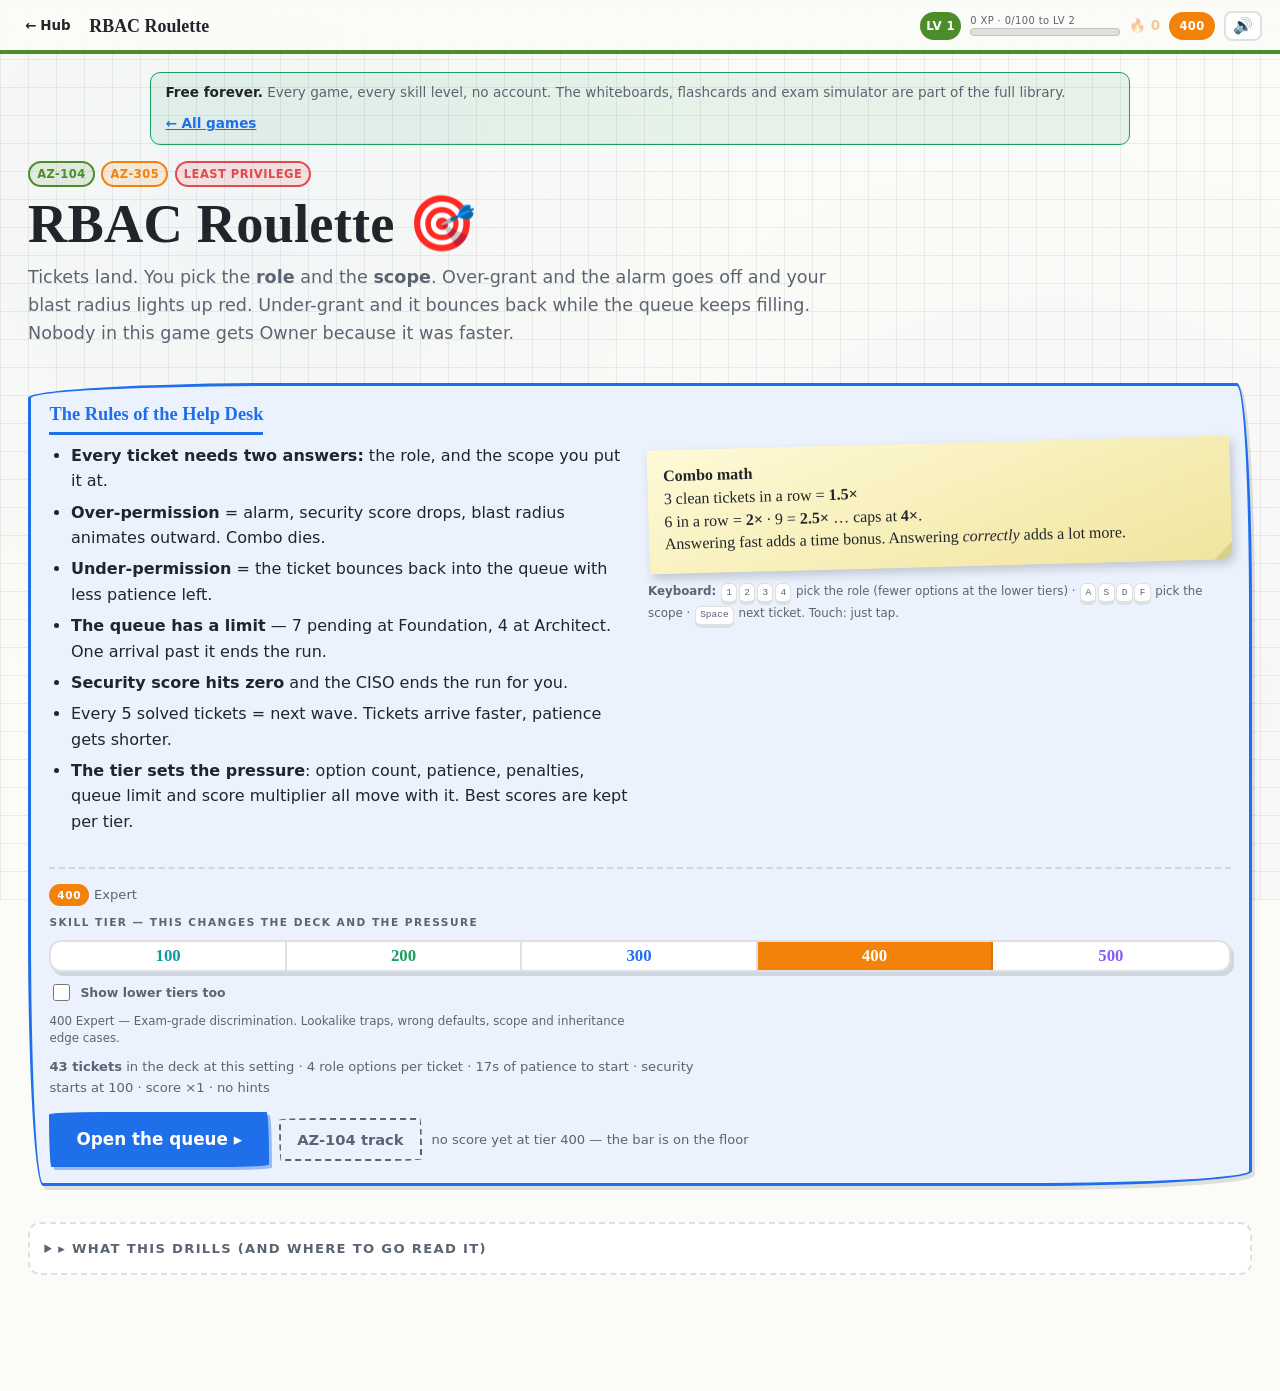
<file: station/games/rbac-roulette.html>
<!DOCTYPE html>
<html lang="en">
<head>
<meta charset="utf-8">
<meta name="viewport" content="width=device-width, initial-scale=1">
<title>RBAC Roulette — Certification Station</title>
<link rel="stylesheet" href="../assets/css/station.css">
<script src="../assets/js/station.js" defer></script>
<style>
/* ===================== RBAC ROULETTE — page-local styles ===================== */
.rr-wrap { display: grid; gap: 1rem; }

/* ---- status strip ---- */
.rr-strip {
  display: grid;
  grid-template-columns: repeat(auto-fit, minmax(104px, 1fr));
  gap: .55rem;
}
.rr-stat {
  background: var(--board-2);
  border: 2.5px solid var(--board-edge);
  border-radius: 255px 15px 225px 15px / 15px 225px 15px 255px;
  padding: .5rem .45rem .55rem;
  text-align: center;
  box-shadow: var(--shadow-2);
  min-width: 0;
}
.rr-stat b {
  display: block; font-family: var(--font-hand); font-size: 1.5rem; line-height: 1.05;
  color: var(--s-color, var(--ink)); overflow: hidden; text-overflow: ellipsis;
}
.rr-stat span { font-size: .6rem; letter-spacing: .1em; text-transform: uppercase; color: var(--ink-soft); }
.rr-stat.is-hot b { animation: cs-pulse .8s ease-in-out infinite; }

/* ---- meters ---- */
.rr-meter { height: 11px; border-radius: 999px; background: color-mix(in srgb, var(--ink) 13%, transparent);
  border: 1.5px solid var(--board-edge); overflow: hidden; margin-top: .3rem; }
.rr-meter i { display: block; height: 100%; width: 100%; background: var(--mk-green); transition: width .25s linear, background .3s ease; }

/* ---- ticket queue ---- */
.rr-queue { display: flex; gap: .4rem; flex-wrap: wrap; align-items: stretch; min-height: 46px; }
.rr-qpill {
  flex: 0 0 auto; width: 84px; padding: .3rem .4rem .35rem;
  border: 2px dashed var(--board-edge); border-radius: 8px; background: var(--board-2);
  font-size: .62rem; line-height: 1.25; color: var(--ink-soft); overflow: hidden;
}
.rr-qpill.is-active { border-style: solid; border-color: var(--mk-blue); color: var(--ink); }
.rr-qpill b { display: block; font-size: .68rem; color: var(--ink); white-space: nowrap; overflow: hidden; text-overflow: ellipsis; }
.rr-qbar { height: 5px; border-radius: 999px; background: color-mix(in srgb, var(--ink) 14%, transparent); margin-top: .25rem; overflow: hidden; }
.rr-qbar i { display: block; height: 100%; background: var(--mk-orange); }
.rr-qslot { flex: 0 0 auto; width: 84px; border: 2px dotted color-mix(in srgb, var(--ink) 16%, transparent); border-radius: 8px; }

/* ---- the ticket ---- */
.rr-ticket {
  position: relative;
  background: var(--board-2);
  border: 3px solid var(--mk-blue);
  border-radius: 15px 225px 15px 255px / 255px 15px 225px 15px;
  padding: .9rem 1rem 1rem;
  box-shadow: var(--shadow-2);
  min-height: 128px;
}
.rr-from { display: flex; align-items: center; gap: .5rem; margin-bottom: .45rem; flex-wrap: wrap; }
.rr-av {
  width: 30px; height: 30px; border-radius: 50%; flex: 0 0 auto;
  display: grid; place-items: center; font-weight: 800; font-size: .8rem; color: #fff;
  background: var(--av, var(--mk-blue));
}
.rr-name { font-weight: 800; font-size: .9rem; }
.rr-ask { font-family: var(--font-hand); font-size: clamp(1.05rem, 2.6vw, 1.4rem); line-height: 1.32; }
.rr-patience { height: 8px; border-radius: 999px; background: color-mix(in srgb, var(--ink) 14%, transparent);
  overflow: hidden; margin-top: .7rem; border: 1px solid var(--board-edge); }
.rr-patience i { display: block; height: 100%; width: 100%; background: linear-gradient(90deg, var(--mk-green), var(--mk-orange)); }

/* ---- tier bay on the start screen ---- */
.rr-tierbay { margin-top: 1rem; border-top: 2px dashed var(--board-edge); padding-top: .8rem; }

/* ---- hint line (foundation / practitioner tiers only) ---- */
.rr-hint {
  margin: .5rem 0 0; padding: .4rem .6rem;
  border-left: 4px solid var(--mk-teal); border-radius: 3px 8px 8px 3px;
  background: color-mix(in srgb, var(--mk-teal) calc(var(--wash-soft) * 100%), var(--board-2));
  font-size: .78rem; line-height: 1.35; color: var(--ink-soft); max-width: none;
}
.rr-hint b { color: var(--mk-teal); }

/* ---- answer controls ---- */
.rr-lab { font-size: .66rem; letter-spacing: .12em; text-transform: uppercase; color: var(--ink-soft); font-weight: 800; margin: .9rem 0 .35rem; }
.rr-roles { display: grid; grid-template-columns: repeat(2, minmax(0,1fr)); gap: .5rem; }
@media (max-width: 620px) { .rr-roles { grid-template-columns: minmax(0,1fr); } }
.rr-opt {
  position: relative; text-align: left; width: 100%;
  display: flex; align-items: center; gap: .55rem;
  padding: .6rem .7rem; border: 2.5px solid var(--board-edge); border-radius: 10px;
  background: var(--board-2); font-size: .88rem; font-weight: 600; line-height: 1.3;
  transition: transform .1s ease, border-color .12s ease, background .12s ease;
}
.rr-opt:hover:not(:disabled) { border-color: var(--ink); transform: translateY(-2px); }
.rr-opt:disabled { cursor: default; }
.rr-opt .k {
  flex: 0 0 auto; width: 22px; height: 22px; border-radius: 6px; display: grid; place-items: center;
  font-family: var(--font-mono); font-size: .72rem; font-weight: 700;
  background: color-mix(in srgb, var(--ink) 10%, transparent); border: 1px solid var(--board-edge);
}
.rr-opt.is-picked { border-color: var(--mk-blue); background: color-mix(in srgb, var(--mk-blue) 14%, var(--board-2)); }
.rr-opt.is-right { border-color: var(--mk-green); background: color-mix(in srgb, var(--mk-green) 18%, var(--board-2)); }
.rr-opt.is-wrong { border-color: var(--mk-red); background: color-mix(in srgb, var(--mk-red) 16%, var(--board-2)); }

.rr-scopes { display: grid; grid-template-columns: repeat(4, minmax(0,1fr)); gap: .45rem; }
@media (max-width: 720px) { .rr-scopes { grid-template-columns: repeat(2, minmax(0,1fr)); } }
.rr-scope {
  border: 2.5px solid var(--board-edge); border-radius: 10px; background: var(--board-2);
  padding: .5rem .55rem; text-align: left; font-size: .74rem; line-height: 1.3; font-weight: 600;
  transition: transform .1s ease, border-color .12s ease, background .12s ease;
}
.rr-scope:hover:not(:disabled) { border-color: var(--ink); transform: translateY(-2px); }
.rr-scope u { display: block; font-size: .58rem; letter-spacing: .1em; text-transform: uppercase;
  color: var(--ink-soft); text-decoration: none; font-weight: 800; margin-bottom: .12rem; }
.rr-scope .k { font-family: var(--font-mono); font-size: .62rem; opacity: .7; }
.rr-scope.is-picked { border-color: var(--mk-purple); background: color-mix(in srgb, var(--mk-purple) 14%, var(--board-2)); }
.rr-scope.is-right { border-color: var(--mk-green); background: color-mix(in srgb, var(--mk-green) 18%, var(--board-2)); }
.rr-scope.is-wrong { border-color: var(--mk-red); background: color-mix(in srgb, var(--mk-red) 16%, var(--board-2)); }

/* ---- blast radius mini ---- */
.rr-blast { width: 100%; max-width: 320px; margin: 0 auto; display: block; }
.rr-blast rect { fill: none; stroke: color-mix(in srgb, var(--ink) 22%, transparent); stroke-width: 2.5; }
.rr-blast text { font-family: var(--font-ui); font-size: 9px; font-weight: 800; letter-spacing: .08em;
  fill: var(--ink-soft); text-transform: uppercase; }
.rr-blast .lit-bad { stroke: var(--mk-red); stroke-width: 4; animation: rr-boom .6s ease-out; }
.rr-blast .lit-good { stroke: var(--mk-green); stroke-width: 4; }
.rr-blast .lit-warn { stroke: var(--mk-orange); stroke-width: 4; stroke-dasharray: 6 5; }
@keyframes rr-boom { 0% { opacity: .15; transform: scale(.9); } 60% { opacity: 1; } 100% { opacity: 1; transform: scale(1); } }
.rr-blast g { transform-origin: 50% 50%; transform-box: fill-box; }

/* ---- verdict panel ---- */
.rr-verdict { border-left: 7px solid var(--v-color, var(--ink-soft)); border-radius: 4px 12px 12px 4px;
  background: color-mix(in srgb, var(--v-color, var(--ink)) calc(var(--wash) * 100%), var(--board-2));
  padding: .7rem .9rem; box-shadow: var(--shadow-1); min-height: 74px; }
.rr-verdict h4 { margin: 0 0 .2rem; color: var(--v-color); font-size: .78rem; letter-spacing: .1em; text-transform: uppercase; }
.rr-verdict p { margin: 0 0 .3rem; font-size: .87rem; max-width: none; }
.rr-verdict.v-good { --v-color: var(--mk-green); }
.rr-verdict.v-over { --v-color: var(--mk-red); }
.rr-verdict.v-under { --v-color: var(--mk-orange); }
.rr-verdict.v-wrong { --v-color: var(--mk-purple); }
.rr-verdict.v-idle { --v-color: var(--ink-soft); }

/* ---- alarm flash ---- */
.rr-alarm { position: fixed; inset: 0; pointer-events: none; z-index: 800;
  box-shadow: inset 0 0 0 0 var(--mk-red); opacity: 0; }
.rr-alarm.is-on { animation: rr-flash .55s ease-out; }
@keyframes rr-flash {
  0% { opacity: 0; box-shadow: inset 0 0 40px 6px var(--mk-red); }
  35% { opacity: .85; box-shadow: inset 0 0 90px 22px var(--mk-red); }
  100% { opacity: 0; box-shadow: inset 0 0 40px 6px var(--mk-red); }
}

/* ---- game over ---- */
.rr-missed { display: grid; gap: .55rem; }
.rr-missgroup { border: 2px solid var(--board-edge); border-left: 6px solid var(--mk-red);
  border-radius: 4px 10px 10px 4px; background: var(--board-2); padding: .6rem .75rem; }
.rr-missgroup h4 { margin: 0 0 .2rem; font-size: .92rem; }
.rr-missgroup ul { margin: .25rem 0 .4rem; padding-left: 1.1rem; font-size: .82rem; color: var(--ink-soft); }
.rr-missgroup li { margin-bottom: .2rem; }
.rr-missgroup a { font-size: .76rem; font-weight: 800; color: var(--mk-blue); text-decoration: none;
  border-bottom: 2px solid currentColor; }
.rr-delta { font-family: var(--font-hand); font-size: clamp(1.3rem, 4vw, 2rem); }

details.rr-drills { border: 2.5px dashed var(--board-edge); border-radius: 12px; background: var(--board-2); padding: .35rem .9rem; }
details.rr-drills summary { cursor: pointer; font-weight: 800; font-size: .82rem; letter-spacing: .1em;
  text-transform: uppercase; padding: .55rem 0; color: var(--ink-soft); }
details.rr-drills[open] summary { color: var(--ink); }
details.rr-drills ul { font-size: .86rem; }

.rr-keys { font-size: .74rem; color: var(--ink-soft); }
.rr-keys .kbd { margin: 0 .1em; }
</style>
</head>
<body>

<div class="rr-alarm" id="rr-alarm" aria-hidden="true"></div>

<main class="page page--wide">

  <header>
    <div class="row" style="gap:.4rem">
      <span class="chip chip--az104">AZ-104</span>
      <span class="chip chip--az305">AZ-305</span>
      <span class="chip chip--red">Least privilege</span>
    </div>
    <h1 style="margin-top:.35rem">RBAC Roulette 🎯</h1>
    <p class="lede">Tickets land. You pick the <strong>role</strong> and the <strong>scope</strong>.
      Over-grant and the alarm goes off and your blast radius lights up red. Under-grant and it bounces
      back while the queue keeps filling. Nobody in this game gets Owner because it was faster.</p>
  </header>

  <!-- ==================== START ==================== -->
  <section id="rr-start">
    <div class="marker-box mk-blue">
      <span class="box-title" style="color:var(--mk-blue)">The Rules of the Help Desk</span>
      <div class="grid grid-2">
        <div>
          <ul>
            <li><strong>Every ticket needs two answers:</strong> the role, and the scope you put it at.</li>
            <li><strong>Over-permission</strong> = alarm, security score drops, blast radius animates outward. Combo dies.</li>
            <li><strong>Under-permission</strong> = the ticket bounces back into the queue with less patience left.</li>
            <li><strong>The queue has a limit</strong> — 7 pending at Foundation, 4 at Architect. One arrival past it ends the run.</li>
            <li><strong>Security score hits zero</strong> and the CISO ends the run for you.</li>
            <li>Every 5 solved tickets = next wave. Tickets arrive faster, patience gets shorter.</li>
            <li><strong>The tier sets the pressure</strong>: option count, patience, penalties, queue limit and score multiplier all move with it. Best scores are kept per tier.</li>
          </ul>
        </div>
        <div>
          <div class="sticky sticky--yellow">
            <strong>Combo math</strong><br>
            3 clean tickets in a row = <strong>1.5×</strong><br>
            6 in a row = <strong>2×</strong> · 9 = <strong>2.5×</strong> … caps at <strong>4×</strong>.<br>
            Answering fast adds a time bonus. Answering <em>correctly</em> adds a lot more.
          </div>
          <p class="rr-keys" style="margin-top:.9rem">
            <strong>Keyboard:</strong> <span class="kbd">1</span><span class="kbd">2</span><span class="kbd">3</span><span class="kbd">4</span> pick the role (fewer options at the lower tiers) ·
            <span class="kbd">A</span><span class="kbd">S</span><span class="kbd">D</span><span class="kbd">F</span> pick the scope ·
            <span class="kbd">Space</span> next ticket. Touch: just tap.
          </p>
        </div>
      </div>
      <div class="rr-tierbay">
        <p style="margin:0 0 .45rem">
          <span class="tier-pill tier-pill--solid tier-any" id="rr-stierpill" data-tier="400"></span>
          <span class="muted small" id="rr-stiername">Expert</span>
        </p>
        <div id="rr-tierhost"></div>
        <p class="small muted" id="rr-tierline" style="margin:.55rem 0 0">—</p>
      </div>

      <div class="row" style="margin-top:.9rem">
        <button class="btn btn--primary btn--lg" id="rr-begin" type="button">Open the queue ▸</button>
        <a class="btn btn--ghost" href="../index.html#unlock" class="locked">AZ-104 track</a>
        <span class="muted small" id="rr-best">personal best: —</span>
      </div>
    </div>

    <div id="rr-tierempty"></div>
  </section>

  <!-- ==================== GAME ==================== -->
  <section id="rr-game" class="is-hidden">
    <div class="rr-wrap">

      <div class="rr-strip">
        <div class="rr-stat" style="--s-color:var(--mk-blue)"><b id="rr-score">0</b><span>Score</span></div>
        <div class="rr-stat" style="--s-color:var(--mk-purple)"><b id="rr-combo">1×</b><span>Combo</span></div>
        <div class="rr-stat" style="--s-color:var(--mk-orange)"><b id="rr-wave">1</b><span>Wave</span></div>
        <div class="rr-stat" style="--s-color:var(--mk-green)">
          <b id="rr-sec">100</b><span>Security</span>
          <div class="rr-meter"><i id="rr-secbar"></i></div>
        </div>
        <div class="rr-stat" style="--s-color:var(--mk-teal)"><b id="rr-solved">0</b><span>Solved</span></div>
      </div>

      <div>
        <div class="rr-lab">Pending queue — max 5</div>
        <div class="rr-queue" id="rr-queue"></div>
      </div>

      <div class="grid grid-2" style="gap:1rem;align-items:start">
        <div>
          <div class="rr-ticket" id="rr-ticket">
            <div class="rr-from">
              <span class="rr-av" id="rr-av">?</span>
              <span class="rr-name" id="rr-who">—</span>
              <span class="chip chip--ink" id="rr-tag">—</span>
            </div>
            <p class="rr-ask" id="rr-ask">Waiting for the first ticket…</p>
            <p class="rr-hint is-hidden" id="rr-hint"></p>
            <div class="rr-patience"><i id="rr-pat"></i></div>
          </div>

          <div class="rr-lab">1 · Which role?</div>
          <div class="rr-roles" id="rr-roles"></div>

          <div class="rr-lab">2 · At which scope?</div>
          <div class="rr-scopes" id="rr-scopes"></div>
        </div>

        <div class="stack">
          <div class="board" style="padding:.85rem">
            <div class="rr-lab" style="margin:0 0 .4rem">Blast radius</div>
            <svg class="rr-blast" id="rr-blast" viewBox="0 0 300 190" role="img" aria-label="Nested scope diagram: management group, subscription, resource group, resource">
              <g><rect id="bl-mg"  x="4"   y="4"   width="292" height="182" rx="12"></rect></g>
              <g><rect id="bl-sub" x="26"  y="28"  width="248" height="134" rx="10"></rect></g>
              <g><rect id="bl-rg"  x="52"  y="54"  width="196" height="82"  rx="9"></rect></g>
              <g><rect id="bl-res" x="80"  y="78"  width="140" height="34"  rx="8"></rect></g>
              <text x="12" y="18">Management group</text>
              <text x="34" y="42">Subscription</text>
              <text x="60" y="68">Resource group</text>
              <text x="88" y="99">Resource</text>
            </svg>
            <p class="small center" id="rr-blastcap" style="margin:.4rem 0 0">An assignment at a tier hits that tier and everything inside it.</p>
          </div>

          <div class="rr-verdict v-idle" id="rr-verdict">
            <h4 id="rr-vtitle">Standing by</h4>
            <p id="rr-vbody">Pick a role, then a scope. The scope buttons are live only once a ticket is on the desk.</p>
          </div>

          <button class="btn btn--ghost btn--sm" id="rr-quit" type="button">End run</button>
        </div>
      </div>
    </div>
  </section>

  <!-- ==================== GAME OVER ==================== -->
  <section id="rr-over" class="is-hidden">
    <div class="marker-box mk-red">
      <span class="box-title" style="color:var(--mk-red)" id="rr-overtitle">Run over</span>
      <p class="rr-overtier" style="margin:.2rem 0 .6rem"><span class="tier-pill tier-pill--solid tier-any" id="rr-otierpill" data-tier="400"></span> <span id="rr-otiername" class="muted small">Expert</span></p>
      <div class="grid grid-3" style="gap:.6rem">
        <div class="rr-stat" style="--s-color:var(--mk-blue)"><b id="rr-fscore">0</b><span>Final score</span></div>
        <div class="rr-stat" style="--s-color:var(--mk-orange)"><b id="rr-fwave">1</b><span>Wave reached</span></div>
        <div class="rr-stat" style="--s-color:var(--mk-green)"><b id="rr-facc">0%</b><span>Clean first try</span></div>
      </div>
      <p class="rr-delta center" id="rr-deltamsg" style="margin:.9rem 0"></p>
      <div class="row center" style="justify-content:center">
        <button class="btn btn--primary btn--lg" id="rr-again" type="button">One more run ▸</button>
        <a class="btn btn--ghost" href="../index.html">Back to the hub</a>
      </div>
    </div>

    <h2 id="rr-missh">What bit you</h2>
    <div class="rr-missed" id="rr-missed"></div>
  </section>

  <!-- ==================== WHAT THIS DRILLS ==================== -->
  <section>
    <details class="rr-drills">
      <summary>▸ What this drills (and where to go read it)</summary>
      <div class="grid grid-2">
        <div>
          <h4>Concepts in the bank</h4>
          <ul>
            <li><strong>Control plane vs data plane</strong> — the single biggest RBAC trap. Reader ≠ can read blobs.</li>
            <li><strong>Built-in role look-alikes</strong> — VM Contributor vs VM User Login vs VM Administrator Login; Storage Account Contributor vs Storage Blob Data *; Key Vault Contributor vs Key Vault Secrets User.</li>
            <li><strong>Key Vault RBAC vs access policies</strong> — which permission model is in play, and why one silently ignores the other.</li>
            <li><strong>User Access Administrator &amp; RBAC Administrator</strong> — granting access without granting the resources.</li>
            <li><strong>Entra ID roles vs Azure RBAC roles</strong> — Global Administrator has no Azure control-plane rights until it elevates.</li>
            <li><strong>PIM</strong> — eligible vs active, activation, approval, time-bound assignments.</li>
            <li><strong>Custom roles</strong> — when Actions/NotActions are needed, assignableScopes, and the DataActions limits.</li>
            <li><strong>Deny assignments</strong> — the thing that beats Owner.</li>
            <li><strong>Scope selection</strong> — management group vs subscription vs resource group vs resource, and inheritance.</li>
            <li><strong>Ops roles</strong> — Monitoring Reader/Contributor, Metrics Publisher, Backup Operator vs Contributor, Cost Management, Reservations.</li>
          </ul>
        </div>
        <div>
          <h4>Whiteboards that cover it</h4>
          <ul>
            <li><a href="../index.html#unlock" class="locked">AZ-104 · Identity, RBAC &amp; Governance</a></li>
            <li><a href="../index.html#unlock" class="locked">AZ-305 · Identity, Governance &amp; Monitoring Design</a></li>
            <li><a href="../index.html#unlock" class="locked">AZ-104 · Monitoring &amp; Backup</a></li>
            <li><a href="../index.html#unlock" class="locked">AZ-104 · Storage &amp; Compute</a></li>
            <li><a href="../index.html#unlock" class="locked">AZ-104 · Virtual Networking</a></li>
          </ul>
          <h4>Sister game</h4>
          <ul>
            <li><a href="blast-radius.html">Blast Radius</a> — same hierarchy, but policy, locks and inheritance instead of roles.</li>
          </ul>
        </div>
      </div>
    </details>
  </section>

</main>

<script>
(function () {
  'use strict';

  /* =========================================================================
     SCOPE SETS — [management group, subscription, resource group, resource]
     ====================================================================== */
  var SC = {
    core: ['MG “Contoso”', 'Sub “Prod”', 'RG “rg-prod-app”', 'VM “vm-app-01”'],
    stor: ['MG “Contoso”', 'Sub “Prod”', 'RG “rg-prod-data”', 'Storage acct “stprodlogs”'],
    kv:   ['MG “Platform”', 'Sub “Prod”', 'RG “rg-prod-sec”', 'Key vault “kv-prod-01”'],
    net:  ['MG “Platform”', 'Sub “Connectivity”', 'RG “rg-hub-net”', 'VNet “vnet-hub”'],
    mon:  ['MG “Contoso”', 'Sub “Prod”', 'RG “rg-prod-ops”', 'Workspace “law-prod”'],
    bkp:  ['MG “Contoso”', 'Sub “Prod”', 'RG “rg-prod-bcdr”', 'Vault “rsv-prod”'],
    aks:  ['MG “Landing Zones”', 'Sub “Prod”', 'RG “rg-prod-aks”', 'Cluster “aks-prod”'],
    sql:  ['MG “Contoso”', 'Sub “Prod”', 'RG “rg-prod-data”', 'SQL server “sql-prod-01”'],
    cost: ['MG “Contoso” (all subs)', 'Sub “Prod”', 'RG “rg-prod-app”', 'VM “vm-app-01”'],
    dir:  ['Entra tenant (directory)', 'Sub “Prod”', 'RG “rg-prod-app”', 'App reg “api-orders”'],
    all:  ['MG “Contoso” (12 subs)', 'Sub “Prod”', 'RG “rg-prod-app”', 'VM “vm-app-01”'],
    dev:  ['MG “Landing Zones”', 'Sub “Dev”', 'RG “rg-dev-app”', 'Web app “app-dev-01”'],
    acr:  ['MG “Landing Zones”', 'Sub “Prod”', 'RG “rg-prod-aks”', 'Registry “acrprod”'],
    sb:   ['MG “Landing Zones”', 'Sub “Prod”', 'RG “rg-prod-app”', 'Queue “sb-orders”'],
    dns:  ['MG “Platform”', 'Sub “Connectivity”', 'RG “rg-hub-net”', 'DNS zone “contoso.com”']
  };

  /* =========================================================================
     CONCEPT TAGS — used for the post-run breakdown
     ====================================================================== */
  var TAGS = {
    plane:  ['Control plane vs data plane', '../whiteboards/az104-identity-governance.html', 'AZ-104 Identity, RBAC & Governance'],
    lookal: ['Look-alike built-in roles',   '../whiteboards/az104-identity-governance.html', 'AZ-104 Identity, RBAC & Governance'],
    kv:     ['Key Vault permission models', '../whiteboards/az104-identity-governance.html', 'AZ-104 Identity, RBAC & Governance'],
    grant:  ['Granting access (UAA / RBAC Admin)', '../whiteboards/az104-identity-governance.html', 'AZ-104 Identity, RBAC & Governance'],
    entra:  ['Entra ID roles vs Azure RBAC', '../whiteboards/az305-identity-governance.html', 'AZ-305 Identity, Governance & Monitoring Design'],
    pim:    ['PIM: eligible vs active',      '../whiteboards/az305-identity-governance.html', 'AZ-305 Identity, Governance & Monitoring Design'],
    custom: ['Custom roles, NotActions, assignableScopes', '../whiteboards/az104-identity-governance.html', 'AZ-104 Identity, RBAC & Governance'],
    deny:   ['Deny assignments',             '../whiteboards/az305-identity-governance.html', 'AZ-305 Identity, Governance & Monitoring Design'],
    scope:  ['Scope choice & inheritance',   '../whiteboards/az104-identity-governance.html', 'AZ-104 Identity, RBAC & Governance'],
    ops:    ['Monitoring & backup roles',    '../whiteboards/az104-monitor-backup.html', 'AZ-104 Monitoring & Backup'],
    net:    ['Networking roles',             '../whiteboards/az104-networking.html', 'AZ-104 Virtual Networking'],
    cost:   ['Cost, billing & reservations', '../whiteboards/az305-identity-governance.html', 'AZ-305 Identity, Governance & Monitoring Design'],
    ident:  ['Managed identities & workload access', '../whiteboards/az104-storage-compute.html', 'AZ-104 Storage & Compute']
  };

  /* =========================================================================
     TICKET BANK
     T(id, who, ask, scopeSet, correctScope, tag, why, roles, tier, hint)
     roles: [ name, verdict, reason ]   verdict: 0 correct · 1 over · -1 under · 2 wrong tool
     tier : 100 Foundation · 200 Practitioner · 300 Professional
            400 Expert (everything written before the tier system) · 500 Architect
     hint : shown automatically at the tiers whose config sets hints:true
     ====================================================================== */
  function T(id, who, ask, sc, ans, tag, why, roles, tier, hint) {
    return { id: id, who: who, ask: ask, sc: sc, ans: ans, tag: tag, why: why,
             roles: roles, tier: tier || 400, hint: hint || '' };
  }

  var BANK = [

  T('t01', 'Dana (audit)',
    'I have to walk the external auditor through every resource in the Prod subscription next week. I need to see everything and change nothing.',
    SC.all, 'sub', 'scope',
    'Reader at the subscription: read every resource in it, write nothing. Anything narrower means re-issuing tickets for each RG.',
    [['Reader', 0, ''],
     ['Contributor', 1, 'Contributor can create, modify and delete everything except access. “Change nothing” rules it out immediately.'],
     ['Owner', 1, 'Owner is Contributor plus the right to hand out access. Never the answer to a read-only request.'],
     ['Security Reader', 2, 'That is a Microsoft Entra / Defender for Cloud role about security posture. It will not show her the disks and VNets.']], 400),

  T('t02', 'Marco (app team)',
    'Our service principal already has Reader on the resource group and it still gets 403 when it lists blobs in stprodlogs. Fix it — read only.',
    SC.stor, 'res', 'plane',
    'Blob access via Entra ID is a DATA-plane operation. Storage Blob Data Reader on the account grants it. Reader is control plane and will never move the needle.',
    [['Storage Blob Data Reader', 0, ''],
     ['Reader', -1, 'Reader is exactly what it already has. Control-plane RBAC does not grant data-plane blob reads — this is the 403.'],
     ['Storage Account Contributor', 1, 'Control plane: it can rotate keys, change the SKU, delete the account. And it still does not grant Entra-based blob reads.'],
     ['Storage Blob Data Contributor', 1, 'Adds write and delete on every blob in the account. They asked to read.']], 400),

  T('t03', 'Sofia (support)',
    'I need to SSH into the Linux VMs in rg-prod-app with my Entra ID credentials. Normal user — I should not be able to sudo.',
    SC.core, 'rg', 'lookal',
    'Virtual Machine User Login = sign in with Entra ID as a regular user. Administrator Login adds local admin / root.',
    [['Virtual Machine User Login', 0, ''],
     ['Virtual Machine Administrator Login', 1, 'Same login path, but it grants local administrator / root on the box. She explicitly said no sudo.'],
     ['Virtual Machine Contributor', 2, 'Control plane on the VM object — start, stop, resize. It grants no OS-level sign-in at all.'],
     ['Reader', -1, 'Lets her see that the VM exists. Does not let her sign in to it.']], 400),

  T('t04', 'Ben (platform)',
    'The payments API managed identity must read secrets out of kv-prod-01. The vault is on the Azure RBAC permission model.',
    SC.kv, 'res', 'kv',
    'Key Vault Secrets User = get/list secret VALUES, data plane, and it is the least-privileged fit. Scope it to the vault, not the RG.',
    [['Key Vault Secrets User', 0, ''],
     ['Key Vault Secrets Officer', 1, 'Adds set, delete and recover on secrets. Reading is not writing.'],
     ['Key Vault Contributor', 2, 'Manages the vault RESOURCE — networking, SKU, delete. On the RBAC model it grants zero access to secret values.'],
     ['Key Vault Administrator', 1, 'Full data-plane control over keys, secrets AND certificates. Enormous over-grant for one API reading one secret type.']], 400),

  T('t05', 'Ravi (identity)',
    'Our new cloud lead needs to hand out Contributor to her own team inside the Prod subscription. She should not gain the ability to manage the resources herself.',
    SC.all, 'sub', 'grant',
    'Role Based Access Control Administrator: create and delete role assignments, nothing else. User Access Administrator also works but drags Reader along with it.',
    [['Role Based Access Control Administrator', 0, ''],
     ['Owner', 1, 'Owner grants access AND full control of every resource. This is the classic “just give them Owner” over-grant.'],
     ['User Access Administrator', 1, 'Close, and a valid answer on older content — but it also carries full read on everything. RBAC Administrator is the tighter modern fit.'],
     ['Contributor', 2, 'Contributor is the one thing that explicitly CANNOT manage role assignments. Wrong direction entirely.']], 400),

  T('t06', 'Nadia (new CTO)',
    'I am Global Administrator in Entra ID. I opened the Prod subscription in the portal and I cannot see a single resource. Explain and fix.',
    SC.dir, 'mg', 'entra',
    'Entra ID roles and Azure RBAC are separate systems. Global Administrator must elevate access (User Access Administrator at root “/”) and then assign real Azure roles.',
    [['Elevate access → User Access Administrator at root scope', 0, ''],
     ['Owner on the subscription, permanently', 1, 'Permanent Owner for a visibility problem. Elevation is temporary and auditable by design; this is not.'],
     ['Global Reader (Entra role)', 2, 'Still an Entra directory role. It reads directory objects, not Azure resource-manager resources.'],
     ['Directory Readers (Entra role)', 2, 'Reads users and groups in the directory. Nothing to do with the Azure control plane.']], 400),

  T('t07', 'Chen (SecOps)',
    'On-call engineers need Contributor on Prod, but only during an incident, only for 8 hours, and it must be approved and logged.',
    SC.all, 'sub', 'pim',
    'PIM eligible assignment: they hold nothing day to day and activate with justification, approval and a time limit. Active assignment = standing access.',
    [['PIM eligible assignment of Contributor', 0, ''],
     ['PIM active assignment of Contributor', 1, 'Active means they hold the role right now with no activation step. That is standing access with extra paperwork.'],
     ['Permanent Contributor + a conditional access policy', 1, 'CA controls how they sign in, not what they hold. The standing permission is still there at 3am on a Sunday.'],
     ['Reader now, Contributor by ticket when needed', -1, 'A manual escalation process is not access control. It also fails “approved and logged” as a system.']], 400),

  T('t08', 'Priya (ops)',
    'I need to restart the VMs in rg-prod-app when they hang. I must not be able to resize them, change their NICs, or touch the disks.',
    SC.core, 'rg', 'custom',
    'No built-in role is restart-only. Custom role with Microsoft.Compute/virtualMachines/restart/action (+ read) is the least-privilege answer.',
    [['Custom role: virtualMachines/read + /restart/action', 0, ''],
     ['Virtual Machine Contributor', 1, 'It restarts, yes — and resizes, reattaches disks, changes NICs and deletes the VM. The ticket rules all of that out.'],
     ['Contributor', 1, 'Full control over every resource in the RG. Wildly beyond “restart the VM”.'],
     ['Virtual Machine User Login', 2, 'An OS sign-in role. Restarting from inside the guest is not the same operation as an Azure control-plane restart.']], 400),

  T('t09', 'Ola (governance)',
    'Give the app team Contributor over rg-prod-app but they must never be able to create or modify network resources — the network team owns those.',
    SC.core, 'rg', 'custom',
    'This is the textbook NotActions case: clone Contributor, add NotActions for Microsoft.Network/*/write and /delete.',
    [['Custom role: Contributor with NotActions on Microsoft.Network', 0, ''],
     ['Contributor', 1, 'Contributor includes full network write. Exactly the thing the ticket forbids.'],
     ['Contributor + a Deny policy on Microsoft.Network', 2, 'Azure Policy shapes what resources may look like, not who may act. It is a governance guardrail, not a permission boundary — and it is the wrong instrument for “this team specifically”.'],
     ['Virtual Machine Contributor', -1, 'Too narrow. They also need storage, app service and everything else in that RG.']], 400),

  T('t10', 'Ibrahim (platform)',
    'I built a custom role with DataActions for blob access and I want to assign it once at the Contoso management group so it covers all 12 subscriptions.',
    SC.all, 'sub', 'custom',
    'Custom roles that include DataActions cannot be assigned at management group scope. Assign at subscription (or lower) instead.',
    [['Assign the custom role at the subscription', 0, ''],
     ['Assign the custom role at the management group', 2, 'Blocked: a custom role containing DataActions is not assignable at management group scope. The assignment will fail.'],
     ['Add the MG to assignableScopes and assign there anyway', 2, 'The MG can be in assignableScopes for a role without DataActions — but with DataActions present the assignment is still rejected.'],
     ['Owner at the management group', 1, 'A colossal over-grant to work around a scope restriction. This is how tenants end up compromised.']], 400),

  T('t11', 'Lena (support)',
    'A managed application deployed by our vendor is stopping me deleting a resource in its managed RG — and I am Owner on the subscription. What is doing this?',
    SC.core, 'rg', 'deny',
    'A DENY assignment. Deny assignments block actions even for Owner, and they are created by Azure (managed apps, Deployment Stacks) — you cannot author one by hand.',
    [['A deny assignment — request the change through the vendor', 0, ''],
     ['Owner at the management group', 1, 'Escalating scope does nothing. Deny assignments beat allow assignments at every scope, including Owner at root.'],
     ['User Access Administrator on the managed RG', 2, 'You cannot out-assign a deny assignment. It is evaluated before your allow permissions.'],
     ['Remove the CanNotDelete lock', 2, 'A lock would say “locked”. The message here is a deny assignment — different mechanism, different fix.']], 400),

  T('t12', 'Yusuf (network)',
    'The hub and the prod spoke need to be peered. I own the hub VNet; the spoke lives in another subscription owned by the app team.',
    SC.net, 'res', 'net',
    'Peering is a write on BOTH VNets. Network Contributor on each VNet (or the RG containing it) — not Contributor on the whole subscription.',
    [['Network Contributor on each VNet', 0, ''],
     ['Contributor on both subscriptions', 1, 'Full control of two entire subscriptions to create one peering link. Textbook over-grant.'],
     ['Network Contributor on the hub only', -1, 'Peering must be created on both sides. Write on one VNet gets you half a link and a Disconnected state.'],
     ['Reader on both VNets', -1, 'Read cannot create the peering object.']], 400),

  T('t13', 'Fatima (finance)',
    'I need to build cost analysis views and budgets across every subscription under Contoso. I must not see or touch any resource.',
    SC.cost, 'mg', 'cost',
    'Cost Management Contributor at the management group: create budgets and cost views across all child subscriptions, zero resource access.',
    [['Cost Management Contributor', 0, ''],
     ['Cost Management Reader', -1, 'Views costs, but cannot create the budgets she was asked to build.'],
     ['Billing Reader', 2, 'Billing roles live on the billing account / EA scope and read invoices and billing profiles — a different surface from Cost Management on ARM scopes.'],
     ['Contributor', 1, 'Grants full resource control across twelve subscriptions to make a chart.']], 400),

  T('t14', 'Gustav (FinOps)',
    'Someone must be able to buy reserved instances and manage the existing reservation orders for the tenant. No resource access.',
    SC.cost, 'mg', 'cost',
    'Reservations Administrator manages reservation orders. Note reservations are tenant-level objects, not ordinary ARM resources — this is a deliberate odd one.',
    [['Reservations Administrator', 0, ''],
     ['Reservations Reader', -1, 'Reads reservation orders and utilisation. Cannot purchase or modify.'],
     ['Owner on every subscription', 1, 'Reservation management is not a per-subscription resource permission. This over-grants massively and still misses the point.'],
     ['Cost Management Contributor', -1, 'Budgets and cost views — it does not purchase or administer reservation orders.']], 400),

  T('t15', 'Amara (SRE)',
    'The NOC needs to view metrics, activity log and alert state across Prod. Read only, and they must not be able to run cross-workspace KQL against sensitive log tables.',
    SC.mon, 'sub', 'ops',
    'Monitoring Reader reads all monitoring data and settings at the scope. Log Analytics Reader specifically adds workspace query rights.',
    [['Monitoring Reader', 0, ''],
     ['Log Analytics Reader', 1, 'Adds the ability to query all data in the workspaces — the exact thing the ticket carves out.'],
     ['Monitoring Contributor', 1, 'Adds write: create and edit alert rules, diagnostic settings, action groups. Read-only was the ask.'],
     ['Reader', -1, 'Reader sees resources, but Monitoring Reader is the role built for monitoring data and settings across the scope.']], 400),

  T('t16', 'Amara (SRE)',
    'Now the same NOC team needs to actually create the alert rules and action groups themselves, still with no rights over the workloads.',
    SC.mon, 'sub', 'ops',
    'Monitoring Contributor: create/edit alert rules, diagnostic settings, action groups and workbooks — without control over the resources being monitored.',
    [['Monitoring Contributor', 0, ''],
     ['Contributor', 1, 'Gives them the VMs and databases too. The ticket says no rights over the workloads.'],
     ['Monitoring Reader', -1, 'Read only. It cannot create the alert rules they were asked to create.'],
     ['Log Analytics Contributor', 2, 'Manages the workspaces themselves (and can read all data). Alert rules and action groups are the Monitoring Contributor surface.']], 400),

  T('t17', 'Ben (platform)',
    'Our custom telemetry agent runs under a user-assigned managed identity and has to push custom metrics into Azure Monitor for the app VMs. Nothing else.',
    SC.core, 'rg', 'ident',
    'Monitoring Metrics Publisher — that is its entire job: emit custom metrics against resources at the scope.',
    [['Monitoring Metrics Publisher', 0, ''],
     ['Monitoring Contributor', 1, 'Publishes metrics, sure — plus rewrites every alert rule and diagnostic setting in the scope.'],
     ['Monitoring Reader', -1, 'Read only. It cannot emit anything.'],
     ['Log Analytics Contributor', 2, 'Custom METRICS go through the metrics ingestion path, not workspace management.']], 400),

  T('t18', 'Grace (backup)',
    'The service desk should be able to run on-demand backups and restore items from rsv-prod. They must never be able to stop protection or delete a backup policy.',
    SC.bkp, 'res', 'ops',
    'Backup Operator can back up and restore but cannot stop protection, delete policies or remove the vault. Backup Contributor can.',
    [['Backup Operator', 0, ''],
     ['Backup Contributor', 1, 'Adds create/modify policies and stop-protection — the exact destructive operations the ticket forbids.'],
     ['Backup Reader', -1, 'Monitors backup status only. It cannot trigger a backup or a restore.'],
     ['Contributor', 1, 'Full control of the vault and everything else in the RG. Enormous over-grant.']], 400),

  T('t19', 'Ines (containers)',
    'The AKS kubelet identity must pull images from our container registry. It never pushes.',
    SC.aks, 'res', 'ident',
    'AcrPull on the registry resource. This is a data-plane registry role assigned to the cluster’s kubelet identity.',
    [['AcrPull', 0, ''],
     ['AcrPush', 1, 'Adds push. A compromised node could then publish images into your registry — a supply-chain gift.'],
     ['Reader', -1, 'Control-plane read of the registry resource. It does not authenticate a docker pull.'],
     ['Contributor', 1, 'Full control of the registry: delete repositories, change the SKU, disable admin user. Absurd for a pull.']], 400),

  T('t20', 'Ines (containers)',
    'Developers need to run kubectl against aks-prod. They must land on the cluster with their own namespace-scoped Kubernetes rights, not cluster-admin credentials.',
    SC.aks, 'res', 'lookal',
    'Azure Kubernetes Service Cluster User Role downloads the USER kubeconfig; Kubernetes RBAC (or Azure RBAC for Kubernetes) then decides what they can do.',
    [['Azure Kubernetes Service Cluster User Role', 0, ''],
     ['Azure Kubernetes Service Cluster Admin Role', 1, 'Downloads the clusterAdmin kubeconfig, which bypasses Kubernetes RBAC entirely. That is the credential you protect, not the one you hand out.'],
     ['Contributor on the cluster', 1, 'Control plane over the cluster resource — scale, upgrade, delete. Also lets them pull the admin credential.'],
     ['Reader on the cluster', -1, 'Cannot download any kubeconfig, so kubectl never authenticates.']], 400),

  T('t21', 'Ines (containers)',
    'With Azure RBAC for Kubernetes authorization enabled, the QA team needs read-only access to pods and logs in one namespace only.',
    SC.aks, 'res', 'lookal',
    'Azure Kubernetes Service RBAC Reader, assigned at the namespace scope (the cluster resource id plus /namespaces/qa).',
    [['Azure Kubernetes Service RBAC Reader (namespace scope)', 0, ''],
     ['Azure Kubernetes Service RBAC Cluster Admin', 1, 'Full admin over every namespace in the cluster. The ticket says one namespace, read only.'],
     ['Azure Kubernetes Service RBAC Writer', 1, 'Adds create/update of most namespace objects. QA asked to look.'],
     ['Azure Kubernetes Service Cluster User Role only', -1, 'That gets them a kubeconfig. It grants no authorization once they are in.']], 400),

  T('t22', 'Ben (platform)',
    'The deployment pipeline identity must attach our shared user-assigned managed identity to new VM scale sets. It must not be able to change the identity itself.',
    SC.core, 'res', 'ident',
    'Managed Identity Operator: read and ASSIGN a user-assigned identity. Managed Identity Contributor can create, edit and delete it.',
    [['Managed Identity Operator', 0, ''],
     ['Managed Identity Contributor', 1, 'Adds create, update and delete of the identity object — including federated credentials. Way past “attach it”.'],
     ['Contributor', 1, 'Full control of the resource group, identity included.'],
     ['Reader', -1, 'Read alone cannot perform the assign action, so the VMSS deployment fails.']], 400),

  T('t23', 'Marco (app team)',
    'kv-prod-01 is still on the legacy access policy model. The app identity needs to read secrets. I assigned Key Vault Secrets User and it still fails.',
    SC.kv, 'res', 'kv',
    'On the access-policy model, RBAC data-plane roles are ignored. Either add an access policy with Get/List on secrets, or migrate the vault to the Azure RBAC model.',
    [['Add a vault access policy: Secret Get + List', 0, ''],
     ['Assign Key Vault Administrator instead', 1, 'Still an RBAC role — still ignored while the vault uses access policies. And it is a full data-plane over-grant.'],
     ['Assign Key Vault Contributor', 2, 'Manages the vault resource. It can flip the permission model, which is a privilege-escalation path, and it grants no secret reads by itself.'],
     ['Add an access policy with all key, secret and certificate permissions', 1, 'Correct mechanism, wrong blast radius. Get + List on secrets is the ask.']], 400),

  T('t24', 'Nia (data)',
    'The analytics job writes into an ADLS Gen2 container and must be able to set POSIX ACLs and change owner on the files it creates.',
    SC.stor, 'res', 'plane',
    'Storage Blob Data Owner is the one that grants POSIX ACL management and ownership on ADLS Gen2. Contributor writes data but cannot manage ACLs the same way.',
    [['Storage Blob Data Owner', 0, ''],
     ['Storage Blob Data Contributor', -1, 'Reads, writes and deletes blobs — but does not give full POSIX ACL and ownership control on Data Lake Storage Gen2.'],
     ['Storage Account Contributor', 2, 'Control plane. Manages the account, not the file ACLs — and grants no Entra data-plane access at all.'],
     ['Owner', 1, 'Owner on the resource does not automatically grant data-plane blob access either, and it hands over everything else in the bargain.']], 400),

  T('t25', 'Sam (files)',
    'The finance team mounts an Azure Files SMB share and needs to read and write documents on it. Identity-based auth is configured.',
    SC.stor, 'res', 'lookal',
    'Storage File Data SMB Share Contributor — the SMB data-plane role for read/write/delete on files in the share.',
    [['Storage File Data SMB Share Contributor', 0, ''],
     ['Storage File Data SMB Share Elevated Contributor', 1, 'Adds the ability to modify NTFS ACLs on the share. Finance does not need to rewrite permissions.'],
     ['Storage Blob Data Contributor', 2, 'Wrong service surface. Blob roles do nothing for an SMB file share.'],
     ['Storage Account Contributor', 1, 'Control plane over the account — and a route to the account keys, which is the opposite of identity-based access.']], 400),

  T('t26', 'Chen (SecOps)',
    'We disabled shared key access on stprodlogs. A legacy tool still needs the account keys, and one operator must be able to retrieve them without any other rights.',
    SC.stor, 'res', 'plane',
    'Reader and Data Access grants listKeys plus read on the account — the narrow “I need the key” role. (And note: with shared key access disabled, those keys will not authenticate anyway — a favourite exam sting.)',
    [['Reader and Data Access', 0, ''],
     ['Storage Account Contributor', 1, 'Also lists keys — plus regenerate, delete, change SKU and firewall. Far past the ask.'],
     ['Reader', -1, 'Reader cannot call listKeys. This is why “Reader” tickets about keys always bounce.'],
     ['Storage Blob Data Reader', 2, 'A data-plane Entra role. It has nothing to do with retrieving shared keys.']], 400),

  T('t27', 'Ravi (identity)',
    'The service desk must create and delete user accounts and reset passwords for standard users in Entra ID. Nothing in Azure.',
    SC.dir, 'mg', 'entra',
    'User Administrator is an Entra ID directory role scoped to the tenant. Azure RBAC roles do not manage directory objects at all.',
    [['User Administrator (Entra ID role)', 0, ''],
     ['Contributor on the subscription', 2, 'Azure RBAC manages ARM resources. It cannot create a single user in the directory.'],
     ['Global Administrator', 1, 'The nuclear option for password resets. Global Admin owns the entire tenant including all of M365.'],
     ['Helpdesk Administrator', -1, 'Resets passwords for non-admin users, but cannot create or delete accounts.']], 400),

  T('t28', 'Ravi (identity)',
    'A team lead needs to assign Entra ID roles to her staff and configure PIM settings for those roles.',
    SC.dir, 'mg', 'entra',
    'Privileged Role Administrator: manage Entra role assignments and PIM configuration. Note it does NOT grant the roles it can assign.',
    [['Privileged Role Administrator', 0, ''],
     ['Global Administrator', 1, 'It works, and it also gives her every other permission in the tenant. Privileged Role Administrator is the targeted role.'],
     ['User Access Administrator', 2, 'That is Azure RBAC — role assignments on ARM scopes, not directory roles or PIM for Entra roles.'],
     ['Groups Administrator', -1, 'Manages groups and their membership, not role assignments.']], 400),

  T('t29', 'Ola (governance)',
    'Landing-zone owners must be able to create and assign Azure Policy at their own subscription, but not hand out RBAC.',
    SC.all, 'sub', 'grant',
    'Resource Policy Contributor: create/edit policy definitions, assignments and exemptions, without role-assignment rights.',
    [['Resource Policy Contributor', 0, ''],
     ['Owner', 1, 'Policy authoring plus everything else including access management. That is the one thing they are not supposed to have.'],
     ['Contributor', -1, 'Contributor can assign policy, but the ticket wants deliberate policy authority — and Contributor drags in full resource control they may not need.'],
     ['User Access Administrator', 2, 'That is precisely the RBAC-granting power the ticket forbids.']], 400),

  T('t30', 'Lena (support)',
    'Every engineer in the org should be able to open Azure support tickets. Today only Owners can. They must gain nothing else.',
    SC.all, 'sub', 'lookal',
    'Support Request Contributor — creates and manages support tickets, and does nothing else at all.',
    [['Support Request Contributor', 0, ''],
     ['Contributor', 1, 'Yes it can open tickets. It can also delete the production database.'],
     ['Reader', -1, 'Reader cannot create a support request. This is the exact ticket the exam loves.'],
     ['Owner', 1, 'Absolutely not, for a support form.']], 300),

  T('t31', 'Ola (governance)',
    'Our tagging bot service principal must add and correct tags on resources across the Prod subscription. It must not read the resources’ contents or change them.',
    SC.all, 'sub', 'lookal',
    'Tag Contributor manages tags on resources without any other read/write on them. Watch the sting: it cannot tag through the portal blade, because the portal needs read on the resource.',
    [['Tag Contributor', 0, ''],
     ['Contributor', 1, 'Tags plus total control of the subscription. The bot needs one verb.'],
     ['Reader', -1, 'Read is not write. Tags are written through Microsoft.Resources/tags/write, which Reader does not carry.'],
     ['Resource Policy Contributor', 2, 'Right idea for enforcing tags via policy Modify — but the ticket asks for a bot that writes tags directly.']], 400),

  T('t32', 'Nia (data)',
    'The DBA team manages databases on sql-prod-01 — create, scale, configure. They must not manage server-level security policies like auditing and Advanced Threat Protection.',
    SC.sql, 'res', 'lookal',
    'SQL DB Contributor manages databases but explicitly not security policies. SQL Security Manager owns auditing / threat policies.',
    [['SQL DB Contributor', 0, ''],
     ['SQL Server Contributor', 1, 'Manages the logical server itself — including things the security team owns. Broader than the ask.'],
     ['SQL Security Manager', 2, 'That is the exact carve-out the ticket removes: auditing and threat-protection policies.'],
     ['Contributor', 1, 'Everything in the RG. Over-grant.']], 400),

  T('t33', 'Marco (app team)',
    'The order service identity must send messages to one Service Bus queue. It never reads them and never manages the namespace.',
    SC.core, 'res', 'plane',
    'Azure Service Bus Data Sender, scoped to the queue itself — data plane, one verb, smallest possible object.',
    [['Azure Service Bus Data Sender (queue scope)', 0, ''],
     ['Azure Service Bus Data Owner', 1, 'Full data-plane send AND receive AND manage on the whole namespace.'],
     ['Azure Service Bus Data Receiver', 2, 'The other direction. It can consume messages but not publish them.'],
     ['Contributor on the namespace', 1, 'Control plane over the namespace: it can also read the connection strings, which is a data-plane bypass.']], 400),

  T('t34', 'Marco (app team)',
    'Our web app reads feature flags from App Configuration using its managed identity. Read only.',
    SC.dev, 'res', 'plane',
    'App Configuration Data Reader — the data-plane read role on the store. Contributor on the resource does not read key-values via Entra ID.',
    [['App Configuration Data Reader', 0, ''],
     ['App Configuration Data Owner', 1, 'Read, write and delete every key-value and feature flag in the store.'],
     ['Contributor', 2, 'Control plane. It can read the access keys — a data-plane bypass — but grants no Entra-based key-value read.'],
     ['Reader', -1, 'Control-plane read of the store resource. Key-values stay 403.']], 400),

  T('t35', 'Ines (containers)',
    'The reporting service reads documents from a Cosmos DB account with its managed identity. Security demands no keys and no portal-created assignments.',
    SC.sql, 'res', 'plane',
    'Cosmos DB Built-in Data Reader — a Cosmos-specific data-plane role assigned via CLI/PowerShell/ARM. It is deliberately not offered in the portal RBAC blade.',
    [['Cosmos DB Built-in Data Reader (assigned via CLI/ARM)', 0, ''],
     ['Cosmos DB Account Reader Role', 2, 'A control-plane role that reads the account definition — and can read account keys. Not data-plane document access.'],
     ['Cosmos DB Built-in Data Contributor', 1, 'Adds create, replace and delete on items. The ticket says read.'],
     ['Contributor', 1, 'Control plane, key access, full account management. Every box the ticket said not to tick.']], 400),

  T('t36', 'Ben (platform)',
    'We are at 3,900 role assignments in the Prod subscription and new ones are starting to fail. Nine hundred developers need Contributor on their own RGs.',
    SC.all, 'sub', 'scope',
    'Assign to GROUPS, not users. Role assignments per subscription are capped in the low thousands; one assignment to a group replaces hundreds to users.',
    [['Assign Contributor to Entra ID groups instead of users', 0, ''],
     ['Assign Contributor at the subscription to everyone', 1, 'Fewer assignments, catastrophically more access. Never solve a quota problem with a blast-radius problem.'],
     ['Open a support ticket to raise the limit', 2, 'The role-assignment limit per subscription is not the knob to turn here; group-based assignment is the designed answer.'],
     ['Create custom roles per developer', 2, 'Custom roles are also capped per tenant, and role definitions are not the thing hitting the ceiling — assignments are.']], 300),

  T('t37', 'Chen (SecOps)',
    'Contributor was assigned at the Contoso management group “temporarily” eighteen months ago. Only the Prod subscription team ever needed it. Fix the scope.',
    SC.all, 'sub', 'scope',
    'Remove the MG assignment and re-assign at the subscription. Inheritance flows downward only: an MG assignment silently covers every current and FUTURE child subscription.',
    [['Contributor at the subscription', 0, ''],
     ['Leave it at the management group', 1, 'It covers all twelve subscriptions today and every subscription anyone creates under Contoso tomorrow.'],
     ['Contributor at each resource group instead', -1, 'Now every new RG needs another ticket. The subscription is the stated boundary of the team.'],
     ['Add a Deny policy at the other subscriptions', 2, 'Policy does not remove permissions. You would be patching an RBAC mistake with a governance control that answers a different question.']], 300),

  T('t38', 'Sofia (support)',
    'One vendor engineer needs to manage exactly one VM — vm-app-01 — for a two-week migration. Nothing else in the resource group.',
    SC.core, 'res', 'scope',
    'Virtual Machine Contributor at the RESOURCE scope. Assignments can target an individual resource; that is the tightest scope available.',
    [['Virtual Machine Contributor', 0, ''],
     ['Contributor', 1, 'Full control including networking, storage and anything else in scope.'],
     ['Owner', 1, 'Owner on a resource still lets the vendor grant access to themselves and others. Never for a vendor.'],
     ['Virtual Machine Administrator Login', -1, 'An OS sign-in role. It cannot resize, restart or reconfigure the VM object.']], 300),

  T('t39', 'Grace (backup)',
    'Site Recovery is being configured. The operator must be able to fail over protected items but must not be able to change replication policy or delete the vault.',
    SC.bkp, 'res', 'ops',
    'Site Recovery Operator: run failovers and manage protected item operations, without changing replication configuration.',
    [['Site Recovery Operator', 0, ''],
     ['Site Recovery Contributor', 1, 'Manages the whole Site Recovery service in the vault, including replication policy — exactly what the ticket carves out.'],
     ['Site Recovery Reader', -1, 'Monitors the vault. It cannot initiate a failover.'],
     ['Backup Operator', 2, 'Wrong service. Azure Backup and Site Recovery have separate role families even though they share the vault.']], 400),

  T('t40', 'Yusuf (network)',
    'The application team needs to add DNS records into the private DNS zone for their new services, but must not create or delete zones or change VNet links.',
    SC.net, 'res', 'net',
    'A custom role (or narrowly-scoped assignment) on the record sets: Private DNS Zone Contributor covers the whole zone including links, so the least-privilege answer is the record-set-scoped custom role.',
    [['Custom role: privateDnsZones/A/* on the zone', 0, ''],
     ['Private DNS Zone Contributor', 1, 'Manages the zone itself: delete it, add or remove virtual network links. Broader than record management.'],
     ['DNS Zone Contributor', 2, 'That is the PUBLIC DNS zone role. Different resource provider surface entirely.'],
     ['Network Contributor', 1, 'The whole networking stack — NSGs, route tables, load balancers. Nothing to do with DNS record hygiene.']], 400),

  T('t41', 'Nadia (CTO)',
    'Break-glass account design. Two emergency accounts must be able to recover the tenant if PIM or federation fails.',
    SC.dir, 'mg', 'entra',
    'Permanent, excluded-from-CA, cloud-only Global Administrator — the deliberate exception to “never permanent”. Break-glass accounts are not PIM-eligible, because PIM may be the thing that is broken.',
    [['Permanent Global Administrator, cloud-only, excluded from CA', 0, ''],
     ['PIM eligible Global Administrator', -1, 'If Entra ID PIM or MFA is the outage, activation fails and you are locked out of your own tenant. Break-glass must not depend on the thing it rescues.'],
     ['Owner at the root management group', 2, 'An Azure RBAC role. It cannot recover directory-level identity failures.'],
     ['User Access Administrator at root scope', 2, 'Elevation is an Azure control-plane fix, not a tenant recovery identity.']], 500),

  T('t42', 'Chen (SecOps)',
    'An engineer holds Contributor on rg-prod-app via a group and Reader at the subscription directly. What is effectively in force, and what do we assign for “Reader only on that RG”?',
    SC.core, 'rg', 'scope',
    'Azure RBAC allow assignments are ADDITIVE — the union wins, so today they are Contributor on that RG. To make it Reader only, remove the Contributor assignment; adding Reader changes nothing.',
    [['Remove the Contributor assignment (Reader already inherits)', 0, ''],
     ['Assign Reader on the resource group', -1, 'Allow assignments add up. Adding Reader next to Contributor still leaves Contributor in force.'],
     ['Assign a custom Reader role with NotActions', 2, 'NotActions subtract from the role that contains them, not from other assignments the user holds.'],
     ['Add a ReadOnly lock on the resource group', 1, 'A lock stops everyone including Owner and every automation you own. It is a change-control tool, not an RBAC fix.']], 400),

  T('t43', 'Ola (governance)',
    'We want one role definition usable in both the Prod and Dev subscriptions, authored once.',
    SC.all, 'mg', 'custom',
    'Put the management group in the custom role’s assignableScopes (assuming no DataActions), then assign at whichever child scope you need.',
    [['Custom role with the management group in assignableScopes', 0, ''],
     ['Two identical custom roles, one per subscription', -1, 'It works and immediately drifts. Custom role definitions are also capped per tenant — do not burn two on one job.'],
     ['A built-in role plus a Deny policy', 2, 'Policy cannot subtract permissions from a person. Different instrument, different question.'],
     ['Owner at the management group', 1, 'Solves nothing about role definitions and hands over both subscriptions.']], 400),

  T('t44', 'Fatima (finance)',
    'Our cost analyst must see the actual invoice and billing profile for the EA enrollment, not just ARM cost data.',
    SC.cost, 'mg', 'cost',
    'Billing Reader on the BILLING scope — billing account / profile / enrollment. Azure RBAC on management groups never exposes invoices.',
    [['Billing Reader on the billing account', 0, ''],
     ['Cost Management Reader at the management group', -1, 'Shows ARM cost analysis and budgets, but not the invoices and billing profiles themselves.'],
     ['Reader at the root management group', 2, 'Resource read across the tenant. Billing objects live outside the ARM resource hierarchy.'],
     ['Owner at the root management group', 1, 'Every resource in the tenant — and still no invoice.']], 400),

  T('t45', 'Priya (ops)',
    'The runbook that stops dev VMs nightly runs on an Automation account managed identity. It needs to start and stop VMs in the Dev subscription only.',
    SC.dev, 'sub', 'ident',
    'Virtual Machine Contributor at the Dev subscription is the standard fit; the tighter answer is a custom role with start/deallocate — but VM Contributor scoped to Dev is the accepted least-privilege built-in.',
    [['Virtual Machine Contributor at Sub “Dev”', 0, ''],
     ['Contributor at Sub “Dev”', 1, 'Full control of every resource type in Dev to press stop on some VMs.'],
     ['Virtual Machine Contributor at MG “Landing Zones”', 1, 'That reaches Prod as well. A nightly shutdown runbook with Prod reach is an outage waiting for a Tuesday.'],
     ['Automation Operator', 2, 'Lets an identity START the runbook. It grants the runbook nothing against the VMs it targets.']], 400),

  T('t46', 'Sam (files)',
    'Someone must be able to move a storage account from rg-prod-data to rg-prod-app. What do they need, and where?',
    SC.stor, 'sub', 'scope',
    'A move needs write on the source AND the destination, so assign at the common parent — the subscription — or at both RGs. Contributor is the practical role.',
    [['Contributor at the subscription', 0, ''],
     ['Contributor on the source resource group only', -1, 'A move writes to both ends. Source-only rights fail at the destination.'],
     ['Owner at the subscription', 1, 'Adds access-granting rights nobody asked for.'],
     ['Storage Account Contributor on the storage account', -1, 'Scoped to the resource itself, it cannot write the new resource into the destination RG.']], 400),

  T('t47', 'Nadia (CTO)',
    'Auditors want to know who could theoretically delete production. Which single assignment should we hunt for first across the tenant?',
    SC.all, 'mg', 'scope',
    'Owner (and Contributor) at management group scope — inherited, invisible from the subscription blade unless you look up, and it covers subscriptions that do not exist yet.',
    [['Owner assigned at management group scope', 0, ''],
     ['Owner assigned at each subscription', -1, 'Worth auditing, but MG-level assignments are the ones people forget exist and the ones that auto-cover new subscriptions.'],
     ['Contributor at resource group scope', -1, 'Real risk, smallest blast radius of the four. Not where you start.'],
     ['Reader at the root management group', 2, 'Read cannot delete anything. Not a deletion risk.']], 500),

  T('t48', 'Chen (SecOps)',
    'PIM is configured. An engineer has an eligible Owner assignment on Prod and says he still cannot delete a resource even after activating.',
    SC.all, 'sub', 'pim',
    'Activation is the first thing to check — but if activation succeeded, the block is a LOCK or a deny assignment, because Owner cannot beat either.',
    [['Check for a CanNotDelete lock or deny assignment', 0, ''],
     ['Give him a permanent active Owner assignment', 1, 'Standing Owner to work around a control that Owner cannot beat anyway. Two mistakes for the price of one.'],
     ['Assign User Access Administrator as well', 2, 'Neither locks nor deny assignments care about how much RBAC you stack on top.'],
     ['Escalate the assignment to the management group', 1, 'Broader scope, same block. Locks and deny assignments are evaluated regardless of scope.']], 500),

  T('t49', 'Marco (app team)',
    'The build agent identity needs to deploy ARM/Bicep templates into rg-dev-app, including creating role assignments for the workload identities it provisions.',
    SC.dev, 'rg', 'grant',
    'Contributor cannot create role assignments. Pair Contributor with Role Based Access Control Administrator (or User Access Administrator) at the RG.',
    [['Contributor + Role Based Access Control Administrator on the RG', 0, ''],
     ['Contributor on the RG', -1, 'Deployments will fail the moment the template contains a role assignment — Contributor explicitly excludes Microsoft.Authorization writes.'],
     ['Owner on the subscription', 1, 'Correct capability, wrong blast radius by an entire subscription.'],
     ['User Access Administrator on the RG only', -1, 'Now it can grant access but cannot deploy the resources.']], 400),

  T('t50', 'Ravi (identity)',
    'An app registration owner needs to grant admin consent for Microsoft Graph application permissions for one enterprise app.',
    SC.dir, 'mg', 'entra',
    'Privileged Role Administrator (or Global Administrator) — granting tenant-wide admin consent for app permissions is deliberately a highly privileged directory action.',
    [['Privileged Role Administrator', 0, ''],
     ['Application Administrator', -1, 'Manages app registrations and enterprise apps, and can consent to many delegated permissions — but not the privileged application permissions that require higher rights.'],
     ['Cloud Application Administrator', -1, 'Same as Application Administrator minus the app proxy. Still short of granting privileged Graph app permissions.'],
     ['Owner on the subscription', 2, 'Azure RBAC has no say in Microsoft Graph consent.']], 400),

  /* ---------------------------------------------------------------------
     TIER 100 · FOUNDATION
     What a role IS, what a scope IS, and the mental model underneath both.
     No lookalike roles, no defaults trivia, no plane splitting.
     ------------------------------------------------------------------ */

  T('f01', 'Ana (new hire)',
    'I start on the app team on Monday. For my first week I only need to look at the machines in rg-prod-app so I can learn how it fits together. I will not be changing anything.',
    SC.core, 'rg', 'scope',
    'Reader is the built-in role for look-but-do-not-touch. Put it on the resource group she was told to learn — one assignment covers every resource inside it.',
    [['Reader', 0, ''],
     ['Contributor', 1, 'Contributor can create, change and delete resources. She told you she is only looking.'],
     ['Owner', 1, 'Owner is everything Contributor can do PLUS handing out access to other people. Never the answer to “I just want to look”.'],
     ['No assignment at all — everyone in the company can see Azure resources by default', 2, 'Azure starts from zero. With no role assignment you see nothing whatsoever. Access is only ever added, never assumed.']],
    100, 'Two questions, every time: what is the smallest verb that satisfies the ask, and what is the smallest box that contains the thing they named?'),

  T('f02', 'Ana (new hire)',
    'Second week. Now I actually have to create and change resources inside rg-prod-app. I do not need to give anybody else access.',
    SC.core, 'rg', 'scope',
    'Contributor: full management of resources — create, read, update, delete — with one deliberate hole in it. It cannot manage access.',
    [['Contributor', 0, ''],
     ['Reader', -1, 'Reader cannot create or change anything, which is exactly what she now needs to do.'],
     ['Owner', 1, 'Owner adds the ability to grant other people access. She said she does not need that, so she should not have it.'],
     ['User Access Administrator', 2, 'That role only hands out access to other people. It does not let her build a single thing.']],
    100, 'Contributor and Owner differ by exactly one thing: managing access. Read the ticket for whether they need that one thing.'),

  T('f03', 'Ravi (identity)',
    'Our new platform lead has to be able to build resources across the whole Prod subscription AND grant her own team access to them. One role, please.',
    SC.all, 'sub', 'scope',
    'Owner = Contributor + the ability to manage role assignments, at whatever scope you assign it. Here the ask genuinely covers the whole subscription.',
    [['Owner', 0, ''],
     ['Contributor', -1, 'Contributor does everything except manage access. That single exclusion is the whole reason Owner exists.'],
     ['Reader', -1, 'Read-only. She has to build things.'],
     ['Global Administrator (Entra ID role)', 2, 'That is a directory role. It manages users and groups in Entra ID, not resources inside an Azure subscription.']],
    100, 'Owner is the only built-in that can hand out access. If the ticket says “and grant access”, that is the tell.'),

  T('f04', 'Sofia (support)',
    'A vendor engineer is here for two weeks to work on exactly one machine — vm-app-01. Nothing else in that resource group is any of his business.',
    SC.core, 'res', 'scope',
    'You can assign a role directly to a single resource. That is the tightest scope Azure has, and it is the right one when the ticket names one thing.',
    [['Virtual Machine Contributor', 0, ''],
     ['Contributor', 1, 'Contributor covers every resource type, not just machines. When a purpose-built role exists for the job, use it.'],
     ['Owner', 1, 'Hands a two-week vendor the ability to grant access to other people. No.'],
     ['Reader', -1, 'He is here to work on the machine, not to look at it.']],
    100, 'The four scopes nest: management group → subscription → resource group → resource. The ticket names one machine.'),

  T('f05', 'Dana (audit)',
    'I need read access across every subscription under the Contoso management group. There are twelve of them and I am not filling in twelve forms.',
    SC.all, 'mg', 'scope',
    'A management group sits ABOVE subscriptions. One assignment there is inherited by every subscription under it — including subscriptions that get created next year.',
    [['Reader', 0, ''],
     ['Contributor', 1, 'She asked to read. Contributor lets her change and delete across twelve subscriptions.'],
     ['Owner', 1, 'Owner across the entire management group for an audit read. This is how tenants get compromised.'],
     ['Directory Readers (Entra ID role)', 2, 'Reads users and groups in the directory. It shows her nothing about Azure resources.']],
    100, 'Management group first, then subscription, then resource group, then resource. Wider scope, wider blast radius.'),

  T('f06', 'Priya (ops)',
    'There are twelve people on my team and every one of them needs the same access to rg-prod-app. I am not doing this twelve times, and I am not doing it again next month when someone joins.',
    SC.core, 'rg', 'scope',
    'Assign the role to an Entra security group, then manage people by group membership. The assignment stops changing; only the membership does.',
    [['Assign Contributor to an Entra security group', 0, ''],
     ['Assign Contributor to each of the twelve users', 2, 'It grants the same access and it is twelve times the maintenance. Every joiner and leaver becomes an access-control change instead of a membership change.'],
     ['Assign Owner to the group so nobody ever gets blocked', 1, 'Twelve people who can now hand out access to anyone else. “So nobody gets blocked” is the sentence that precedes most breaches.'],
     ['Create one shared login the team all uses', 2, 'A shared account destroys the audit trail. You can never answer “who did that”, which is usually the only question that matters afterwards.']],
    100, 'Groups are the unit of access management. People move; groups stay.'),

  T('f07', 'Ana (new hire)',
    'My manager said “just assign her Reader on the resource group”. What are the pieces I actually have to fill in?',
    SC.core, 'rg', 'scope',
    'Every role assignment is exactly three fields: WHO (a user, group, service principal or managed identity), WHAT (the role definition) and WHERE (the scope).',
    [['Security principal + role definition + scope', 0, ''],
     ['Username + password + resource', 2, 'RBAC never touches credentials. It says what an already-authenticated identity is allowed to do.'],
     ['Subscription + region + SKU', 2, 'Those describe where a resource lives and how big it is. They have nothing to do with permissions.'],
     ['Role and scope only — the person is whoever is signed in', -1, 'Without a principal there is nothing to grant. “Who” is the whole point.']],
    100, 'Who · what · where. If you can name those three, you can write the assignment.'),

  T('f08', 'Marco (app team)',
    'Our web app has to read a connection string out of kv-prod-01. Right now that password is sitting in a config file in the git repo and I hate it.',
    SC.kv, 'res', 'ident',
    'Turn on a managed identity for the app, then assign that identity Key Vault Secrets User on the vault. No password exists anywhere, so no password can leak.',
    [['Give the app a managed identity and assign it Key Vault Secrets User', 0, ''],
     ['Move the vault password into an app setting instead of the repo', 2, 'You moved the secret. You did not remove it. It is still a credential somebody can copy.'],
     ['Give the app team Owner on the vault', 1, 'Now humans can grant access to the vault too, and the app still has a password in a file.'],
     ['Assign Reader on the vault to the app identity', -1, 'Reader shows that the vault exists. Reading a secret VALUE is a different permission entirely.']],
    100, 'A managed identity is an identity Azure creates and rotates for you. It still needs a role — creating it grants nothing.'),

  T('f09', 'Ola (governance)',
    'We assigned Reader on rg-prod-app. The team says they can now see vm-app-01 inside it as well. Is that a mistake we need to undo?',
    SC.core, 'rg', 'scope',
    'No — that is inheritance working exactly as designed. Access granted at a scope applies to everything inside that scope.',
    [['No — leave it; that is inheritance', 0, ''],
     ['Yes — remove it and grant on each resource one at a time', -1, 'That produces the same access with fifty times the paperwork, and it drifts the moment somebody adds a resource.'],
     ['Yes — add a rule on the VM to block them', 2, 'RBAC has no ordinary “deny” you can author. You control access by choosing what to grant and where.'],
     ['Yes — switch it to Owner so at least it is explicit', 1, 'Explicit and enormous. Owner is not a clearer Reader.']],
    100, 'RBAC flows downward only. Never sideways, never up.'),

  T('f10', 'Fatima (finance)',
    'I need to see what the Prod subscription is spending. I must not see, touch or open a single resource.',
    SC.cost, 'sub', 'cost',
    'Cost Management Reader: cost data, budgets and exports at the scope, and no access to the resources generating the cost.',
    [['Cost Management Reader', 0, ''],
     ['Reader', 2, 'Reader shows her the resources and not the invoice. Cost is its own family of roles for exactly this reason.'],
     ['Contributor', 1, 'Full control of production so somebody can read a spending chart.'],
     ['Owner', 1, 'As above, plus the ability to hand that out to other people.']],
    100, 'Azure has purpose-built roles for cost, backup, monitoring and networking. Reach for the shaped one before the generic one.'),

  T('f11', 'Grace (backup)',
    'I only want to look at rsv-prod and see whether last night’s backup jobs succeeded. I do not run anything and I do not configure anything.',
    SC.bkp, 'res', 'ops',
    'Backup Reader: view the vault, the protected items and the job history. It runs nothing and changes nothing.',
    [['Backup Reader', 0, ''],
     ['Backup Operator', 1, 'Operator can actually trigger backups and restores. She said she only wants to look.'],
     ['Contributor', 1, 'Full control of the vault and everything else in scope, for a status check.'],
     ['Support Request Contributor', 2, 'That role opens Azure support tickets. It shows her nothing about backups.']],
    100, 'Reader-shaped roles exist for most services. If the ask is “look”, look for the Reader.'),

  T('f12', 'Yusuf (network)',
    'My team owns everything network-shaped inside rg-hub-net — subnets, NSGs, route tables. We do not own the VMs or storage in there.',
    SC.net, 'rg', 'net',
    'Network Contributor: full management of networking resources at the scope, and nothing else in it.',
    [['Network Contributor', 0, ''],
     ['Contributor', 1, 'Contributor at that resource group also hands them the VMs, the storage and everything else in it.'],
     ['Owner', 1, 'Contributor’s over-grant plus the ability to give it to other people.'],
     ['Reader', -1, 'They own the networking. They cannot own it read-only.']],
    100, 'A resource-type role limits WHAT you can touch. The scope limits WHERE. You need both to be right.'),

  T('f13', 'Amara (SRE)',
    'The NOC just needs to look at dashboards, metrics and alert status across Prod. They never change a thing.',
    SC.mon, 'sub', 'ops',
    'Monitoring Reader: read all monitoring data and monitoring settings across the scope. Purpose-built, read-only.',
    [['Monitoring Reader', 0, ''],
     ['Monitoring Contributor', 1, 'That lets them create and edit alert rules. Watching is not authoring.'],
     ['Owner', 1, 'Full control of the production subscription so somebody can watch a graph.'],
     ['Virtual Machine User Login', 2, 'That signs you in to the operating system of a VM. Nothing to do with dashboards.']],
    100, 'Monitoring is a service with its own Reader and Contributor. Same shape as everything else.'),

  T('f14', 'Nia (data)',
    'The DBA team manages the databases on sql-prod-01 — create them, scale them, configure them.',
    SC.sql, 'res', 'lookal',
    'SQL DB Contributor manages databases on the server. Scope it to the server resource, because that is the object they were given.',
    [['SQL DB Contributor', 0, ''],
     ['Contributor', 1, 'Everything in scope, of every type. They were given the database server.'],
     ['Owner', 1, 'Plus handing out access. No.'],
     ['Reader', -1, 'They manage the databases. Read-only cannot create one.']],
    100, 'Service-shaped Contributor roles exist for SQL, storage, networking, VMs and more. Use them.'),

  T('f15', 'Lena (support)',
    'The contractor’s engagement ended on Friday. She has Contributor on rg-dev-app. What do we do?',
    SC.dev, 'rg', 'scope',
    'Remove the role assignment. Access nobody needs is still access, and it is exactly what gets found in an audit eighteen months later.',
    [['Remove the role assignment', 0, ''],
     ['Downgrade it to Reader and leave it there', -1, 'She has no reason to see it either. “Downgrade instead of remove” is how tenants accumulate hundreds of assignments nobody can justify.'],
     ['Delete her user account and leave the assignment behind', 2, 'You are left with an orphaned assignment that shows as “Identity not found” and tells the next auditor nothing.'],
     ['Leave it in case she comes back', 1, 'Standing access for a person who does not work here. This is the single most common finding in an access review.']],
    100, 'Access is a lifecycle, not a grant. Somebody has to take it away again.'),

  T('f16', 'Ben (platform)',
    'The payments API needs to READ one secret out of kv-prod-01. The vault uses the Azure RBAC permission model.',
    SC.kv, 'res', 'kv',
    'Key Vault Secrets User: get and list secret values on that vault. Assign it to the API’s identity on the vault itself.',
    [['Key Vault Secrets User', 0, ''],
     ['Owner', 1, 'Full control of the vault plus handing out access, so an API can read one string.'],
     ['Contributor', 1, 'Manages the vault as a resource — and still is not the thing that reads a secret value.'],
     ['Reader', -1, 'Reader lets you see that the vault exists in the portal. It does not show you what is inside it.']],
    100, 'Key Vault has roles named after what is inside it: secrets, keys, certificates. Pick the noun, then pick read or write.'),

  T('f17', 'Ines (containers)',
    'The developers just need to SEE aks-prod in the portal — its Kubernetes version, its node count, the fact that it exists.',
    SC.aks, 'res', 'scope',
    'Reader on the cluster resource. Seeing an Azure resource is a control-plane read, and Reader is the role for it.',
    [['Reader', 0, ''],
     ['Azure Kubernetes Service Cluster Admin Role', 1, 'That downloads the cluster-admin credential. It is the largest thing you can hand somebody on an AKS cluster.'],
     ['Contributor', 1, 'They can now resize node pools and delete the cluster. They wanted to look at it.'],
     ['Virtual Machine User Login', 2, 'Signs you in to a VM’s operating system. Not related.']],
    100, '“See it in the portal” is almost always Reader at the scope of the thing.'),

  T('f18', 'Chen (SecOps)',
    'Our on-call engineer has permanent Owner on the Prod subscription because “it saves time during an incident”. Is that fine?',
    SC.all, 'sub', 'scope',
    'No. Least privilege means the smallest role, at the smallest scope, for the shortest time. Standing Owner fails all three at once.',
    [['No — reduce it to the smallest role that covers the actual job', 0, ''],
     ['Yes — on-call needs to move fast', 1, 'Every account with standing Owner is a full-subscription compromise waiting for one phished password.'],
     ['Yes, as long as we tell them only to use it in an incident', 1, 'A policy in a document is not an access control. The permission is live at 3am whether or not anyone is on call.'],
     ['No — remove all their access instead', -1, 'Now nobody can respond to the incident. Least privilege is the smallest access that works, not zero access.']],
    100, 'Least privilege has three dials: how much, over what, for how long.'),

  T('f19', 'Nadia (CTO)',
    'Explain the difference between the Prod subscription and rg-prod-app to me, and tell me which one we put an app team’s access on.',
    SC.core, 'rg', 'scope',
    'A subscription is a billing and quota boundary that holds many resource groups. A resource group is a LIFECYCLE boundary: the things you create, update and delete together. One app team, one resource group.',
    [['The resource group — it is the lifecycle boundary for that one app', 0, ''],
     ['The subscription — it is simpler and covers everything', 1, 'It also covers every other team’s resource group in that subscription.'],
     ['The management group — even simpler', 1, 'Simpler still, and now they have that access in twelve subscriptions.'],
     ['Neither — assign it on each resource by hand', -1, 'That is the same access, permanently out of date, with nobody able to describe it in one sentence.']],
    100, 'A resource group is not a folder. It is the set of things that live and die together.'),

  T('f20', 'Marco (app team)',
    'I switched on a system-assigned managed identity for the app. It still cannot read from stprodlogs. Did I do it wrong?',
    SC.stor, 'res', 'ident',
    'You did the first half. Turning on the identity CREATES a principal; it grants nothing. You still have to assign that principal a role at a scope.',
    [['Nothing is wrong — now assign that identity a role on the storage account', 0, ''],
     ['Turning the identity on should be enough — it inherits the app’s access', 2, 'An identity is not born with permissions. Azure has no implicit trust between a resource and the data it happens to sit near.'],
     ['Give the identity Owner so you never have to think about it again', 1, 'You will think about it again — during the incident review.'],
     ['Managed identities cannot hold roles; go back to an account key', 2, 'They can, and that is the entire point of them. Going back to a key reintroduces the secret you just removed.']],
    100, 'Create the identity, then assign it a role. Two steps, always.'),

  /* ---------------------------------------------------------------------
     TIER 200 · PRACTITIONER
     The happy path. The role you would really pick, at the scope you would
     really pick, for a request whose design is already agreed.
     ------------------------------------------------------------------ */

  T('g01', 'Priya (ops)',
    'Standard onboarding. The app team owns rg-prod-app end to end — they build, they run, they clean up. They do not hand out access; I do that.',
    SC.core, 'rg', 'scope',
    'Contributor on the resource group, via Access control (IAM) on the RG blade. This is the default landing-zone pattern: teams get Contributor on their own RG, the platform team keeps Owner.',
    [['Contributor', 0, ''],
     ['Owner', 1, 'They explicitly do not grant access. Owner is Contributor plus that one thing.'],
     ['Virtual Machine Contributor', -1, 'Covers the machines and not the storage accounts, app services or networking sitting in the same resource group.'],
     ['User Access Administrator', 2, 'Hands out access and builds nothing. Precisely backwards.']],
    200, 'Portal path: the resource group → Access control (IAM) → Add role assignment.'),

  T('g02', 'Sofia (support)',
    'The ops team starts, stops, restarts and occasionally resizes the VMs in rg-prod-app. That is their agreed job.',
    SC.core, 'rg', 'lookal',
    'Virtual Machine Contributor at the resource group: full management of the VM objects — power state, size, disks, NICs — with no rights over the rest of the resource group.',
    [['Virtual Machine Contributor', 0, ''],
     ['Contributor', 1, 'Also gives them the storage accounts and networking in that resource group. The ticket describes machine work.'],
     ['Virtual Machine User Login', 2, 'That signs them in to the guest OS. It cannot restart a VM from Azure’s side.'],
     ['Reader', -1, 'Read-only cannot restart anything.']],
    200, 'CLI: az role assignment create --assignee <id> --role "Virtual Machine Contributor" --scope <rg resource id>'),

  T('g03', 'Nia (data)',
    'New analyst starting. She will download blobs from stprodlogs in the portal using her own Entra ID account. Standard setup, nothing exotic.',
    SC.stor, 'res', 'plane',
    'Storage Blob Data Reader on the storage account. Blob access through Entra ID is a data-plane operation and needs a data-plane role.',
    [['Storage Blob Data Reader', 0, ''],
     ['Reader', -1, 'Reader shows the account in the portal and then returns 403 on every blob listing. Control-plane read is not data-plane read.'],
     ['Storage Blob Data Contributor', 1, 'Adds write and delete on every blob in the account. She downloads.'],
     ['Storage Account Contributor', 1, 'Manages the account itself — SKU, networking, keys — and still does not read a blob via Entra ID.']],
    200, 'Roles with “Data” in the name act on what is inside the resource. Roles without it act on the resource.'),

  T('g04', 'Ben (platform)',
    'Quarterly secret rotation. The ops runbook has to create and update secrets in kv-prod-01, which is on the Azure RBAC model.',
    SC.kv, 'res', 'kv',
    'Key Vault Secrets Officer: full data-plane control of secrets — get, list, set, delete, recover. Scope it to the vault the runbook actually touches.',
    [['Key Vault Secrets Officer', 0, ''],
     ['Key Vault Secrets User', -1, 'Read-only on secret values. The runbook has to write new ones.'],
     ['Key Vault Administrator', 1, 'Adds keys and certificates on top of secrets. The runbook rotates secrets.'],
     ['Contributor', 2, 'Manages the vault resource. On the RBAC model it grants zero access to the secrets inside it.']],
    200, 'Key Vault data roles come in User (read) and Officer (write) pairs, per object type.'),

  T('g05', 'Grace (backup)',
    'We are standing up rsv-prod. The backup admin configures the policies, enables protection on new items and owns the vault’s configuration.',
    SC.bkp, 'res', 'ops',
    'Backup Contributor: create and edit policies, enable and stop protection, manage the vault — everything except deleting the vault itself and granting access.',
    [['Backup Contributor', 0, ''],
     ['Backup Operator', -1, 'Operator runs backups and restores but cannot create or change a policy, which is the job described.'],
     ['Backup Reader', -1, 'Read-only. Cannot configure anything.'],
     ['Owner', 1, 'Correct capability, and it also hands out access across the whole scope.']],
    200, 'Reader → Operator → Contributor is the usual ladder inside a service.'),

  T('g06', 'Marco (app team)',
    'The developers deploy code to app-dev-01 and restart it when a deployment goes sideways. Nothing else in rg-dev-app.',
    SC.dev, 'res', 'lookal',
    'Website Contributor on the web app resource: manage the app, deployments, settings and restarts, without touching the App Service plan or the rest of the RG.',
    [['Website Contributor', 0, ''],
     ['Contributor', 1, 'Every resource in scope, of every type. They deploy one app.'],
     ['Web Plan Contributor', 2, 'Manages the App Service PLAN — the compute the app runs on, its SKU and scale — not the app itself.'],
     ['Reader', -1, 'Cannot deploy or restart.']],
    200, 'App Service splits the app and the plan into two roles because they are usually owned by two different teams.'),

  T('g07', 'Ines (containers)',
    'Our build pipeline pushes container images into acrprod at the end of every merge to main. Standard CI setup.',
    SC.acr, 'res', 'ident',
    'AcrPush on the registry. It is the data-plane push role, assigned to the pipeline’s identity on the registry resource.',
    [['AcrPush', 0, ''],
     ['AcrPull', -1, 'Pull only. The pipeline is the thing producing the images.'],
     ['Contributor', 1, 'Lets the pipeline delete the registry, change its SKU and rewire its networking.'],
     ['AcrDelete', 2, 'Deletes image artifacts. Nothing to do with pushing them.']],
    200, 'ACR ships AcrPull, AcrPush, AcrDelete and AcrImageSigner. Pick the verb.'),

  T('g08', 'Yusuf (network)',
    'The network team owns everything network-shaped across the whole Connectivity subscription — that is the agreed operating model.',
    SC.net, 'sub', 'net',
    'Network Contributor at the subscription: every VNet, NSG, route table, load balancer and peering in it, and nothing else.',
    [['Network Contributor', 0, ''],
     ['Contributor', 1, 'Everything in the subscription including resources other teams own.'],
     ['DNS Zone Contributor', -1, 'Public DNS zones only. It does not manage VNets, NSGs or route tables.'],
     ['Reader', -1, 'They own it. Read-only cannot own anything.']],
    200, 'Resource-type roles are what let you assign at a wide scope without granting everything at that scope.'),

  T('g09', 'Fatima (finance)',
    'Finance needs to create the FY budgets and cost alerts for the Prod subscription and export cost data monthly.',
    SC.cost, 'sub', 'cost',
    'Cost Management Contributor at the subscription: create and manage budgets, alerts, views and exports, with no access to the resources.',
    [['Cost Management Contributor', 0, ''],
     ['Cost Management Reader', -1, 'Reads cost data. It cannot create a budget or an export.'],
     ['Contributor', 1, 'Full control of production resources for a finance reporting job.'],
     ['Owner', 1, 'As above, plus handing that out to other people.']],
    200, 'Cost roles pair the same way as everything else: Reader looks, Contributor configures.'),

  T('g10', 'Chen (SecOps)',
    'An engineer holds an ELIGIBLE Contributor assignment on Prod through PIM. An incident just started. What does he actually do right now?',
    SC.all, 'sub', 'pim',
    'He activates the eligible assignment in PIM — justification, optional approval, time-boxed. Eligible means “allowed to become”, not “is”.',
    [['Activate the eligible assignment in PIM with a justification', 0, ''],
     ['Nothing — eligible means he already has it', 2, 'That is the whole distinction. Eligible is a standing invitation; active is the role actually in force.'],
     ['Ask an admin for a permanent Contributor assignment', 1, 'That defeats the reason PIM was configured, and it outlives the incident by years.'],
     ['Sign out and back in — eligible roles apply on next login', 2, 'There is no implicit activation. Activation is a deliberate, logged action.']],
    200, 'Eligible = you may activate. Active = it is in force right now.'),

  T('g11', 'Ravi (identity)',
    'Onboarding the 40-person dev team to the Dev subscription. What do we attach the role assignment to?',
    SC.dev, 'sub', 'scope',
    'An Entra security group. One assignment, membership managed by the joiner-mover-leaver process that already exists.',
    [['An Entra security group containing the team', 0, ''],
     ['All 40 users, individually', 2, 'Forty assignments to maintain, and access changes become access-control changes forever.'],
     ['Owner on the group instead of Contributor', 1, 'Right target, wrong role — forty people who can now grant access to anyone.'],
     ['One shared service principal the whole team signs in as', 2, 'No individual attribution in the activity log, and a credential forty people know.']],
    200, 'Group-based assignment is also how you stay under the role-assignment limits at scale.'),

  T('g12', 'Ola (governance)',
    'Our tagging script runs as a service principal and writes costCenter and owner tags on resources across the Prod subscription.',
    SC.all, 'sub', 'scope',
    'Tag Contributor at the subscription: manage tags on resources without any other read or write against them.',
    [['Tag Contributor', 0, ''],
     ['Contributor', 1, 'Full control of production for a script that writes two strings.'],
     ['Reader', -1, 'Reading a tag is not writing one.'],
     ['Resource Policy Contributor', 2, 'Authors and assigns Azure Policy. It does not write tags on resources directly.']],
    200, 'Tag Contributor is one of several single-purpose roles worth knowing by name.'),

  T('g13', 'Sam (files)',
    'The platform team creates storage accounts in rg-prod-data and manages their configuration — SKUs, networking, lifecycle rules.',
    SC.stor, 'rg', 'plane',
    'Storage Account Contributor at the resource group: create and manage storage accounts as resources, including keys and configuration.',
    [['Storage Account Contributor', 0, ''],
     ['Contributor', 1, 'Also hands them every other resource type in that resource group.'],
     ['Storage Blob Data Contributor', 2, 'Works on the blobs INSIDE an account. It cannot create an account.'],
     ['Reader', -1, 'Cannot create or configure anything.']],
    200, 'Account-shaped work is control plane. Blob-shaped work is data plane. Two different role families.'),

  T('g14', 'Sofia (support)',
    'Agreed design: ops sign in to the Linux VMs in rg-prod-app with their Entra credentials and they DO need sudo for patching.',
    SC.core, 'rg', 'lookal',
    'Virtual Machine Administrator Login: Entra-based sign-in with local administrator / root. The design explicitly calls for it.',
    [['Virtual Machine Administrator Login', 0, ''],
     ['Virtual Machine User Login', -1, 'Signs in as a standard user with no sudo, which does not cover patching.'],
     ['Virtual Machine Contributor', 2, 'Manages the VM from Azure. It grants no sign-in inside the operating system at all.'],
     ['Owner', 1, 'Owner over the resource group does not grant OS login either — and grants everything else.']],
    200, 'The two Login roles are OS sign-in. The Contributor roles are the Azure object. They never substitute for each other.'),

  T('g15', 'Ana (new hire)',
    'I am doing this from the CLI for the first time. Grant Reader over the whole rg-prod-app resource group. What goes in --scope?',
    SC.core, 'rg', 'scope',
    'az role assignment create --assignee <objectId> --role "Reader" --scope /subscriptions/<subId>/resourceGroups/rg-prod-app — the scope is a full resource ID, and it is the only thing deciding the blast radius.',
    [['Reader, with --scope set to the resource group’s resource ID', 0, ''],
     ['Reader, with --scope left off entirely', 1, 'Omitting --scope defaults to the current subscription. One missing flag turns an RG grant into a subscription grant.'],
     ['Contributor at the resource group', 1, 'Right scope, wrong verb — the ticket says read.'],
     ['Owner at the resource group', 1, 'Right scope, much wrong verb.']],
    200, 'Scope in the CLI is always a full resource ID string. /subscriptions/… /resourceGroups/… /providers/…'),

  T('g16', 'Ravi (identity)',
    'I made the assignment in the portal. Where do I go to confirm it actually landed, and to see what else that person already had here?',
    SC.core, 'rg', 'scope',
    'Access control (IAM) → Role assignments on that scope. Tick “inherited” to see assignments coming down from the subscription and management group above it.',
    [['Access control (IAM) → Role assignments on that scope', 0, ''],
     ['Entra ID → Roles and administrators', 2, 'That lists Entra directory roles, which are a separate system from Azure RBAC.'],
     ['The resource group’s Overview blade', 2, 'Shows what is in the resource group, not who can reach it.'],
     ['Subscriptions → Access keys', 2, 'Not a thing, and keys are not RBAC.']],
    200, 'The IAM blade shows direct AND inherited assignments. Most surprises are in the inherited list.'),

  T('g17', 'Dana (audit)',
    'Security wants standing read access across all twelve subscriptions under Contoso for continuous review. Agreed and approved.',
    SC.all, 'mg', 'scope',
    'Reader assigned once at the Contoso management group. It is inherited by every child subscription today and every one created later.',
    [['Reader', 0, ''],
     ['Reader assigned separately in each of the twelve subscriptions', -1, 'Same access today, twelve things to maintain, and it silently misses subscription thirteen.'],
     ['Contributor', 1, 'Read access was approved. Contributor was not.'],
     ['Security Reader', 2, 'That reads Defender for Cloud posture. It is not a general resource read.']],
    200, 'Assign at the management group when the ask genuinely spans subscriptions — and only then.'),

  T('g18', 'Marco (app team)',
    'The order-processing worker reads messages off the sb-orders queue. It never sends and never manages the namespace.',
    SC.sb, 'res', 'ident',
    'Azure Service Bus Data Receiver, scoped to the queue itself. Data plane, one verb, smallest possible object.',
    [['Azure Service Bus Data Receiver', 0, ''],
     ['Azure Service Bus Data Sender', 2, 'The opposite verb. Sender puts messages on; this worker takes them off.'],
     ['Azure Service Bus Data Owner', 1, 'Send, receive and manage entities across the scope. Far past “reads one queue”.'],
     ['Contributor', 1, 'Manages the namespace resource and is not the thing that receives a message.']],
    200, 'Service Bus, Event Hubs and Storage all follow the same Sender / Receiver / Owner data-role shape.'),

  T('g19', 'Yusuf (network)',
    'The app team adds and updates records in our public DNS zone contoso.com. Agreed: they own the records for their services.',
    SC.dns, 'res', 'net',
    'DNS Zone Contributor on the zone: manage record sets within it. Scope it to the zone the team owns.',
    [['DNS Zone Contributor', 0, ''],
     ['Network Contributor', 1, 'Covers VNets, NSGs and load balancers too — an entirely different surface than a DNS zone.'],
     ['Contributor', 1, 'Everything in scope of every type.'],
     ['Reader', -1, 'Cannot create a record.']],
    200, 'Public DNS zones and private DNS zones have separate Contributor roles. Read which one the ticket means.'),

  T('g20', 'Chen (SecOps)',
    'New SecOps starter needs to review Defender for Cloud recommendations, secure score and alerts for Prod. Read only.',
    SC.all, 'sub', 'lookal',
    'Security Reader: view security posture, recommendations, alerts and policies at the scope. It is the read half of the Defender for Cloud pair.',
    [['Security Reader', 0, ''],
     ['Reader', -1, 'Shows resources. The security blades want the security roles.'],
     ['Security Admin', 1, 'Adds dismissing alerts and editing security policy. The ticket says read only.'],
     ['Owner', 1, 'Full control of the subscription for a read-only review.']],
    200, 'Security Reader and Security Admin are the Defender for Cloud pair. They are not general resource roles.'),


  /* ---------------------------------------------------------------------
     TIER 300 · PROFESSIONAL
     Production reality: limits, propagation, licensing cost, lifecycle,
     the 403 you are actually looking at, and when RBAC is the wrong tool.
     ------------------------------------------------------------------ */

  T('h01', 'Marco (app team)',
    'The release pipeline assigns Contributor to a freshly created identity and then immediately deploys with it. It fails with 403 about one run in four, and passes on retry.',
    SC.dev, 'rg', 'scope',
    'Role assignments are eventually consistent — allow up to about five minutes for propagation. Pipelines that assign then immediately act need a retry-with-backoff, not a bigger role.',
    [['Keep the role and add retry-with-backoff around the first call', 0, ''],
     ['Assign Owner instead — it takes effect immediately', 1, 'Owner propagates on exactly the same path. You would have bought nothing but a permanent over-grant.'],
     ['Assign the role a second time in the same run', 2, 'A duplicate assignment does not shorten propagation. It just leaves you two assignments to clean up.'],
     ['Move the assignment up to the subscription so it lands sooner', 1, 'Scope does not change propagation time. It changes blast radius.']],
    300),

  T('h02', 'Ola (governance)',
    'We are writing custom roles per app team. Fifty teams, and each wants their own. Before I approve this, what am I signing us up for?',
    SC.all, 'sub', 'custom',
    'Custom roles are capped per tenant (5,000 in Azure commercial, 2,000 in some sovereign clouds), assignableScopes must be right at creation, and every definition becomes a thing to review forever. Prefer built-ins plus scope discipline.',
    [['Use built-in roles at tighter scopes; write a custom role only when no built-in fits', 0, ''],
     ['Approve it — custom roles are unlimited', 2, 'They are not. There is a hard per-tenant ceiling, and a much lower practical ceiling set by whoever has to review them.'],
     ['Give every team Owner on their own RG instead — fewer definitions to manage', 1, 'Fifty teams who can grant access. You traded a maintenance problem for a security one.'],
     ['Write one custom role and assign it everywhere', -1, 'A role definition that fits fifty different jobs is either enormous or useless.']],
    300),

  T('h03', 'Dana (audit)',
    'The access review export is full of assignments showing “Identity not found”. Someone deleted the groups months ago. How bad is this and what do we do?',
    SC.all, 'sub', 'scope',
    'Orphaned assignments — the principal is gone but the assignment object remains. They grant nothing today, but they pollute every review and an object ID can in principle be reused. Clean them out and add it to the leaver process.',
    [['Delete the orphaned assignments and add cleanup to the leaver process', 0, ''],
     ['Ignore them — a deleted identity cannot sign in', -1, 'Correct that nothing is exposed today, and wrong that nothing needs doing. They make every future review unreadable.'],
     ['Recreate the groups so the assignments resolve again', 2, 'That restores access nobody asked for, to a group nobody is managing.'],
     ['Replace them all with Owner on the subscription so the list is consistent', 1, 'Consistently catastrophic.']],
    300),

  T('h04', 'Nadia (CTO)',
    'Security wants zero standing access: every engineer eligible, nothing active. We have 400 engineers. Tell me what this costs before I say yes.',
    SC.all, 'sub', 'pim',
    'PIM is a Microsoft Entra ID P2 (or Entra ID Governance) feature and it is licensed per user who is eligible or activating. Four hundred engineers means four hundred P2 licences, plus the operational cost of approvals at 3am.',
    [['Budget Entra ID P2 for every eligible user, then scope PIM to the roles that need it', 0, ''],
     ['Roll it out to all 400 — PIM is included with any Azure subscription', 2, 'It is not an Azure resource feature. It is an Entra ID premium feature with per-user licensing.'],
     ['Skip PIM and give everyone standing Contributor instead', 1, 'That is precisely the risk the request exists to remove.'],
     ['Make only the two break-glass accounts eligible', -1, 'Break-glass accounts are the one thing that should NOT depend on PIM. This inverts the design.']],
    300),

  T('h05', 'Nia (data)',
    'We are up to 900 role assignments on stprodlogs because every project gets read on its own container. It is unmanageable and we are nearing the limit.',
    SC.stor, 'res', 'scope',
    'Attribute-based access control (ABAC) conditions: one assignment of Storage Blob Data Reader with a condition on the container name or a blob index tag replaces hundreds of container-scoped assignments.',
    [['One Storage Blob Data Reader assignment with an ABAC condition', 0, ''],
     ['Storage Blob Data Reader on the whole account for everyone', 1, 'Every project can now read every other project’s data. That is what the 900 assignments were preventing.'],
     ['Keep going and raise a support ticket to lift the limit', -1, 'The limit is there because assignment evaluation is not free. The design is the problem, not the ceiling.'],
     ['Switch everyone to account keys', 2, 'Shared keys have no identity, no scope and no audit trail. That is a hard step backwards.']],
    300),

  T('h06', 'Sam (files)',
    'A partner needs to download one specific blob from stprodlogs for the next six hours. They have no account in our tenant and legal will not create one.',
    SC.stor, 'res', 'plane',
    'This is the case where RBAC is the wrong instrument. Issue a user-delegation SAS: signed with Entra credentials, scoped to one blob, with a hard expiry — and revocable by rotating the user delegation key.',
    [['Issue a short-lived user-delegation SAS for that blob', 0, ''],
     ['Create a guest account and assign Storage Blob Data Reader', 1, 'A permanent identity in your directory for a six-hour download, which somebody then has to remember to remove.'],
     ['Send them an account key', 2, 'An account key is full control of every container in the account, with no expiry and no attribution.'],
     ['Make the container public for the afternoon', 2, 'Anonymous public read of production data. There is no scenario where this is the answer.']],
    300),

  T('h07', 'Ravi (identity)',
    'A partner engineer is a B2B guest in our tenant with Contributor on rg-dev-app. Their own employer has just let them go. What actually happens to our access?',
    SC.dev, 'rg', 'entra',
    'Nothing happens automatically. The guest object lives in YOUR tenant; disabling the account in the home tenant stops them authenticating there, but your assignment and their guest object persist. Guest lifecycle has to be run by you — access reviews, expiry, or a sponsor process.',
    [['Run access reviews on guests and remove the assignment and the guest object yourself', 0, ''],
     ['Nothing to do — disabling them at home revokes our access too', 2, 'Home-tenant sign-in is what breaks. Your guest object and your role assignment are separate things you own.'],
     ['Add a conditional access policy for guests', -1, 'Useful hardening, and it does not remove permission they still hold.'],
     ['Convert them to a member account so we control it', 1, 'Now an ex-partner has a full member identity in your directory. Worse, not better.']],
    300),

  T('h08', 'Ben (platform)',
    'We have forty key vaults still on the legacy access-policy model. Security wants them all migrated to Azure RBAC. What is the risk I have to plan around?',
    SC.kv, 'res', 'kv',
    'Access policies are per-vault and grant nothing by inheritance. RBAC does inherit — a Contributor at the subscription who was harmless before can suddenly hold vault data roles from above. Audit the inherited assignments at every scope before you flip a vault.',
    [['Audit inherited assignments above each vault first, then migrate vault by vault', 0, ''],
     ['Flip all forty at once — the permission model is a single switch', 1, 'It is a single switch and forty simultaneous, silent permission changes. Anything with inherited data roles gains access the moment you flip.'],
     ['Leave them on access policies — the models are equivalent', -1, 'They are not. Access policies have no inheritance, no PIM, no deny assignments and no unified audit with the rest of RBAC.'],
     ['Grant Key Vault Administrator at the subscription so nothing breaks during migration', 1, 'Full data-plane control over every vault in the subscription, granted to smooth a migration. This is the mistake the migration exists to find.']],
    300),

  T('h09', 'Chen (SecOps)',
    'The tenant is fourteen years old. The access review turns up “Co-Administrator” entries that do not appear in the IAM role assignments list.',
    SC.all, 'sub', 'scope',
    'Classic subscription administrators — Account Administrator, Service Administrator, Co-Administrator — are a pre-ARM model that still confers Owner-equivalent rights. Remove the Co-Administrators and replace them with real RBAC assignments.',
    [['Remove the Co-Administrators and re-grant with Azure RBAC', 0, ''],
     ['Ignore them — classic administrators are read-only legacy records', 2, 'They are live. Co-Administrator is effectively Owner on the whole subscription.'],
     ['Assign Owner to those people so at least it is visible in IAM', 1, 'Now they hold Owner twice. Remove, do not duplicate.'],
     ['Add Reader alongside so the list looks complete', -1, 'Additive. It changes nothing about what they can already do.']],
    300),

  T('h10', 'Nadia (CTO)',
    'Our managed service provider needs to operate the Prod subscription. Security refuses to create guest accounts for twenty of their engineers.',
    SC.all, 'sub', 'entra',
    'Azure Lighthouse delegated resource management: their engineers stay in their own tenant, you delegate specific built-in roles at subscription or resource-group scope, and you can revoke the delegation in one action.',
    [['Delegate the subscription via Azure Lighthouse', 0, ''],
     ['Create twenty guest accounts and assign Contributor', 1, 'Twenty identities in your directory to onboard, review and offboard, which is exactly what was refused.'],
     ['Give them one shared service principal', 2, 'No per-engineer attribution and a credential twenty people share.'],
     ['Delegate at the management group so it covers future subscriptions too', 1, 'Lighthouse delegation targets subscriptions and resource groups, and “future subscriptions too” is a much larger commitment than the ask.']],
    300),

  T('h11', 'Ben (platform)',
    'Thirty VMs in Prod all need to read the same config container. Should each get a system-assigned identity, or do we share one user-assigned identity?',
    SC.stor, 'res', 'ident',
    'A user-assigned identity: one identity, one role assignment, survives VM recreation. The trade-off you accept is a shared blast radius — compromise any one of the thirty and you have the identity all thirty use.',
    [['One user-assigned identity, assigned Storage Blob Data Reader on the account', 0, ''],
     ['Thirty system-assigned identities and thirty assignments', -1, 'Tightest isolation, and thirty assignments that must be recreated every time a VM is rebuilt. Defensible, but it is the operationally expensive answer.'],
     ['One user-assigned identity with Storage Blob Data Contributor', 1, 'Write and delete on production data for thirty machines that only read.'],
     ['Share one service principal secret across all thirty VMs', 2, 'A secret on thirty machines, rotated by nobody. Managed identity exists to delete this option.']],
    300),

  T('h12', 'Marco (app team)',
    'The deployment fails with RequestDisallowedByPolicy. The team’s first instinct is to ask for a bigger role. What is actually happening?',
    SC.core, 'rg', 'scope',
    'That error is Azure Policy, not RBAC. RBAC failures come back as AuthorizationFailed / 403. More permission will not help — the request’s SHAPE is being refused, not the caller.',
    [['Read the policy assignment named in the error and fix the resource definition', 0, ''],
     ['Assign Contributor at the subscription instead', 1, 'A wider role against a control that does not look at roles. The deployment fails identically, with more standing access.'],
     ['Assign Owner — Owner is exempt from policy', 2, 'Owner is not exempt from policy. Nothing in RBAC is. Only an exemption or an exclusion changes policy evaluation.'],
     ['Retry the deployment later', -1, 'Policy is evaluated at request time, every time. It will fail identically at midnight.']],
    300),

  T('h13', 'Sam (files)',
    'We moved stprodfiles from rg-prod-data to rg-prod-app last night. This morning the analytics service principal gets 403 and nobody changed its permissions.',
    SC.stor, 'res', 'scope',
    'Role assignments live at a scope, not on the resource. The assignment was made at rg-prod-data; the resource left that scope, so it left the assignment behind. Re-assign at the new scope — or assign at the resource itself, which does travel with it.',
    [['Re-create the assignment at the new resource group (or on the resource itself)', 0, ''],
     ['Assign Contributor at the subscription so this cannot happen again', 1, 'It cannot happen again because everything is now permitted everywhere. That is not a fix.'],
     ['Restore the resource to the old resource group', -1, 'Undoes a legitimate change to avoid re-issuing one assignment.'],
     ['Rotate the service principal secret', 2, 'A 403 is authorisation, not authentication. The credential is working fine.']],
    300),

  T('h14', 'Yusuf (network)',
    'We are peering vnet-hub with a VNet that lives in a subscription in a DIFFERENT Entra tenant after the acquisition. What does that change?',
    SC.net, 'res', 'net',
    'Cross-tenant peering cannot be done by one person holding rights on both sides through ordinary RBAC — each side is authorised in its own tenant. You need a guest/service principal with Network Contributor in the other tenant, or the peering initiated from each side by its own owner.',
    [['Have each tenant’s network owner create their half of the peering', 0, ''],
     ['Assign yourself Network Contributor on the other VNet from your own tenant', 2, 'You cannot assign a role to a principal in your tenant on a resource in a tenant that does not know you. RBAC does not cross a tenant boundary by itself.'],
     ['Assign Owner at your management group so it reaches further', 1, 'A management group reaches down its own tenant only. It has no reach into another directory.'],
     ['Reader on both sides', -1, 'Peering is a write on both VNets.']],
    300),

  T('h15', 'Dana (audit)',
    'The auditor wants proof of who granted Owner on Prod fourteen months ago. Where does that live, and will it be there?',
    SC.all, 'sub', 'scope',
    'Role assignment writes are Activity Log events — and the Activity Log only retains 90 days. If you did not export it to a Log Analytics workspace or a storage account, the fourteen-month-old evidence does not exist.',
    [['Query the exported Activity Log in Log Analytics — and if it was never exported, say so', 0, ''],
     ['Open the Activity Log blade and filter to that date', -1, 'The blade stops at 90 days. Fourteen months ago is simply not there.'],
     ['Look at the current role assignments list', 2, 'That shows what exists now, not who created it or when.'],
     ['Ask Microsoft Support to retrieve it', 2, 'Retention is a customer configuration. Support cannot produce data your tenant never kept.']],
    300),

  T('h16', 'Chen (SecOps)',
    'We added a conditional access policy requiring MFA and a compliant device for the Azure management app. Leadership now believes standing Owner is acceptable. Are they right?',
    SC.all, 'sub', 'pim',
    'No. Conditional access governs HOW someone authenticates. It does not reduce what they hold once they are in — and it does nothing about a token already issued, a service principal, or an insider. It is a complement to least privilege, never a substitute.',
    [['Keep the CA policy and still reduce the standing assignment', 0, ''],
     ['Accept standing Owner now that CA is in place', 1, 'The permission is still live for anyone who satisfies the CA policy, including the legitimate user on a bad day.'],
     ['Remove all their access since CA protects sign-in anyway', -1, 'Now nobody can do the job. Least privilege is not zero privilege.'],
     ['Replace CA with a deny assignment', 2, 'You cannot author deny assignments by hand, and they answer a different question than sign-in conditions.']],
    300),

  T('h17', 'Amara (SRE)',
    'PIM is on. During last night’s Sev-1 the on-call waited 22 minutes for an approver to wake up before he could touch anything. Fix it without going back to standing access.',
    SC.all, 'sub', 'pim',
    'Tune the PIM policy for the incident path: no-approval activation for the break-fix role with a short maximum duration, MFA and justification required, and alerting on every activation. Approval is a control you spend where it pays, not everywhere.',
    [['Configure the incident role for self-activation with MFA, justification and alerting', 0, ''],
     ['Give the on-call rota standing Contributor', 1, 'That is the exact posture the PIM rollout removed, reintroduced by an operational complaint.'],
     ['Add more approvers and leave the policy as it is', -1, 'It shortens the wait on a good night and changes nothing structurally on a bad one.'],
     ['Extend the maximum activation duration to 24 hours', 1, 'Makes each activation broader in time without making the first one faster.']],
    300),

  T('h18', 'Ben (platform)',
    'Our deployment pipeline died at 02:00 on a Sunday. The service principal’s client secret expired. It has happened twice this year.',
    SC.dev, 'rg', 'ident',
    'Stop using a secret. Workload identity federation lets the pipeline exchange its own OIDC token for an Azure token — no secret to expire, rotate, or leak. Keep the same role at the same scope.',
    [['Move the pipeline to workload identity federation and keep the same role assignment', 0, ''],
     ['Set the secret to expire in 24 months instead of 12', -1, 'You have moved the outage, not removed it, and doubled the window in which a leaked secret is useful.'],
     ['Grant the pipeline Owner so it can rotate its own secret', 1, 'A pipeline that can grant access, to solve a credential-lifetime problem.'],
     ['Store the secret in Key Vault and read it at run time', -1, 'Better hygiene, same expiry. Whatever reads the vault still needs a credential.']],
    300),

  T('h19', 'Ravi (identity)',
    'The Berlin service desk resets passwords for Berlin staff. Today they hold User Administrator across the whole tenant, which means they could reset the CFO’s password.',
    SC.dir, 'mg', 'entra',
    'Scope the Entra role to an administrative unit containing the Berlin users. Entra directory roles are tenant-wide by default; administrative units are how you make them regional or departmental.',
    [['Assign User Administrator scoped to a Berlin administrative unit', 0, ''],
     ['Keep tenant-wide User Administrator and write a policy document', 1, 'The capability is what an attacker gets. A document is not a control.'],
     ['Use Azure RBAC at the Contoso management group to scope it', 2, 'Azure RBAC does not scope directory roles. Different system, different scoping mechanism.'],
     ['Assign Helpdesk Administrator tenant-wide instead', -1, 'Smaller role, still tenant-wide — it can still reset a privileged user’s password unless the role protections stop it.']],
    300),

  T('h20', 'Ola (governance)',
    'Access grows and never shrinks. Leadership wants a repeatable way to prove that every assignment still has a reason to exist.',
    SC.all, 'sub', 'scope',
    'Entra ID access reviews on the groups that carry the assignments (and on the PIM-eligible roles), on a recurring schedule, with auto-remove on no-response. It is a governance loop, not a one-off cleanup.',
    [['Recurring access reviews on the assignment-bearing groups, with auto-remove', 0, ''],
     ['Export the assignments to a spreadsheet each quarter and email it around', -1, 'Produces a document. Nothing is removed unless somebody acts, and nobody does.'],
     ['Delete all assignments annually and let people re-request', 2, 'A scheduled outage of everything, and the re-requests will be approved in bulk without review.'],
     ['Give the governance team Owner everywhere so they can clean up', 1, 'A new standing over-grant introduced to reduce standing over-grants.']],
    300),

  /* ---------------------------------------------------------------------
     TIER 500 · ARCHITECT
     Cross-service consequence, SLA and cost composition, failure modes,
     and the arguments that actually happen in a design review.
     ------------------------------------------------------------------ */

  T('k01', 'Nadia (CTO)',
    'We just acquired a company with its own Entra tenant and 30 subscriptions. Do we merge tenants or not? Argue it from access control.',
    SC.all, 'mg', 'entra',
    'Tenant is the hard boundary for identity, PIM, conditional access, deny assignments and management-group hierarchy — none of it crosses. Merging buys one governance plane at the cost of a long, risky identity migration. Lighthouse buys operational access on day one and leaves two of everything to govern.',
    [['Operate cross-tenant with Lighthouse now, plan a tenant migration as a separate programme', 0, ''],
     ['Assign our management group roles over their subscriptions', 2, 'A management group hierarchy exists inside exactly one tenant. There is no assignment that reaches across the boundary.'],
     ['Move their subscriptions into our tenant this quarter', 1, 'Transferring a subscription to another tenant drops every role assignment, every managed identity and every key vault access policy on it. That is not a quarter, and it is not free.'],
     ['Create guest accounts for all of their staff and leave both tenants as they are', -1, 'A permanent two-directory operating model chosen by accident rather than designed.']],
    500),

  T('k02', 'Ola (governance)',
    'The proposed management group tree is six levels deep, one level per business unit, per environment, per region. Defend or demolish it.',
    SC.all, 'mg', 'scope',
    'The hierarchy supports six levels below the root group, so it fits — and that is not the argument. Every level is a place an assignment can hide, and effective permission becomes an archaeology exercise. Design rule: management groups carry GOVERNANCE (policy, guardrails), subscriptions carry OWNERSHIP. Region and business unit belong in tags and subscription naming, not in the tree.',
    [['Flatten to a shallow tree: governance in MGs, ownership in subscriptions', 0, ''],
     ['Approve it — six levels is within the supported limit', -1, 'Supported is not the same as operable. The limit is not the constraint; human review is.'],
     ['Go deeper and add one level per application', 1, 'Past the supported depth, and every additional level multiplies the inherited assignments nobody can see from below.'],
     ['Abolish management groups and assign everything per subscription', 2, 'Then nothing applies to subscriptions created later, which is the one thing the MG layer guarantees.']],
    500),

  T('k03', 'Chen (SecOps)',
    'Design review: who is allowed to grant access in a landing zone, and who approves them? Give me the control, not the intention.',
    SC.all, 'mg', 'grant',
    'Split the two capabilities: landing-zone owners get Contributor (which cannot write role assignments at all), and a separate, small group holds Role Based Access Control Administrator as a PIM-eligible role with approval. The person who deploys is structurally not the person who grants — and the granting path is time-boxed and logged.',
    [['Contributor for builders; RBAC Administrator PIM-eligible with approval for granting', 0, ''],
     ['Owner for landing-zone owners, with an approval process in the wiki', 1, 'Owner IS the granting capability. A process document does not remove it.'],
     ['One central team holds Owner and does every grant by ticket', -1, 'Safe and it becomes the bottleneck that teams route around — usually by getting Owner “temporarily”.'],
     ['Deny assignments to stop landing-zone owners granting access', 2, 'You cannot author deny assignments. They are created by Azure for managed apps and deployment stacks.']],
    500),

  T('k04', 'Amara (SRE)',
    'We are committing to a 15-minute response objective for Sev-1. Every production role is PIM-eligible with approval. Reconcile those two statements.',
    SC.all, 'sub', 'pim',
    'Zero standing access adds an activation step to the critical path — approval latency, MFA, and a dependency on Entra ID being healthy. Either the incident role activates without approval (MFA + justification + alert), or your response objective silently includes an unbounded human wait, and Entra becomes a dependency of your recovery path.',
    [['Give the break-fix role self-activation with MFA and alerting; keep approval for everything else', 0, ''],
     ['Keep approval on everything and accept the response objective as written', 1, 'The objective is then unachievable by design, and the first Sev-1 will produce a standing-access exception that never gets reversed.'],
     ['Give the on-call standing Owner and rely on detection', 1, 'You traded a latency problem for a permanent blast-radius problem.'],
     ['Remove the response objective', 2, 'The objective is the business requirement. The access design has to serve it, not the reverse.']],
    500),

  T('k05', 'Nadia (CTO)',
    'Our two break-glass accounts are excluded from every conditional access policy. Security says that is a hole. What is the actual design consequence?',
    SC.dir, 'mg', 'entra',
    'It is a deliberate hole, and it is the reason the account exists: if CA, federation or PIM is what is broken, anything that depends on them cannot rescue you. The consequence you must accept is compensating detection — alert on any sign-in by those accounts, keep the credentials split and offline, and exercise them on a schedule.',
    [['Keep the exclusion and alert on every sign-in by those accounts', 0, ''],
     ['Bring them under conditional access like every other account', 2, 'Then a broken CA policy locks you out of your own tenant with no path back in. That is the failure this design exists to survive.'],
     ['Make them PIM-eligible instead of permanent', 2, 'PIM may be the thing that is down. Break-glass must not depend on the systems it recovers.'],
     ['Reduce them to Contributor to shrink the risk', -1, 'A recovery account that cannot restore access to the tenant is not a recovery account.']],
    500),

  T('k06', 'Ben (platform)',
    'The platform team proposes one user-assigned managed identity, used by every workload in Prod, with the roles it needs collected on it. Review it.',
    SC.all, 'sub', 'ident',
    'One identity means one blast radius: the union of every permission any workload needed, reachable from any workload that can obtain a token for it. Compromise the least important service and you hold the most important service’s access. Partition identities by trust boundary, not by convenience.',
    [['Partition into one identity per workload or trust boundary', 0, ''],
     ['Approve it — one identity is far fewer assignments to manage', 1, 'Fewer assignments, and each one is now granted to everything. Manageability bought with permission union is the classic bad trade.'],
     ['Approve it but scope every assignment to resource level', -1, 'Tighter scopes, still one identity holding all of them. The union problem is unchanged.'],
     ['Use system-assigned identities and no roles at all', 2, 'An identity with no role assignment cannot do its job. The question is how to partition, not whether to grant.']],
    500),

  T('k07', 'Chen (SecOps)',
    'The platform team wants to publish landing zones as deployment stacks with deny settings, so app teams cannot delete platform resources — not even the subscription Owner.',
    SC.all, 'sub', 'deny',
    'That creates real deny assignments, and deny beats every allow including Owner. It is the strongest control you can put in an app team’s way, which is exactly the risk: the app team can no longer self-serve a fix at 3am, and the only escape is the platform team. Decide, in advance and in writing, who can remove the stack and how fast.',
    [['Adopt it, and define an owned, tested break-glass path to remove or update the stack', 0, ''],
     ['Adopt it — deny assignments cannot cause an operational problem because they only block deletes', 1, 'They block what the deny settings say they block, for everyone, permanently, until the stack is changed. That is an availability decision, not just a security one.'],
     ['Use a CanNotDelete lock instead and call it equivalent', -1, 'A lock is close and it is per-scope and removable by anyone with the lock-delete permission — including the app team you are constraining.'],
     ['Rely on RBAC alone — just do not give app teams delete', 2, 'The subscription Owner can re-grant themselves delete in ten seconds. That is the specific gap deny assignments close.']],
    500),

  T('k08', 'Nadia (CTO)',
    'Multi-tenant SaaS. One thousand customers. Do we isolate each customer in a resource group or a subscription? Answer from access control and quota.',
    SC.all, 'sub', 'scope',
    'The subscription is the real boundary: quotas, policy assignment, cost reporting, deny assignments and the RBAC ceiling all live there. A resource group per customer shares one quota pool and one assignment budget, and a single mis-scoped assignment reaches every customer. A thousand subscriptions is a management-group and automation problem — which is a problem you can automate.',
    [['Subscription per customer, grouped under management groups and provisioned by automation', 0, ''],
     ['Resource group per customer in one subscription', 1, 'One noisy customer exhausts a shared quota, and every customer sits inside one blast radius that one subscription-scope assignment can cross.'],
     ['One resource group for everything, separated by tags', 2, 'Tags are metadata. They enforce nothing.'],
     ['A separate tenant per customer', 1, 'Maximum isolation, and you have signed up to operate a thousand directories, a thousand PIM configurations and a thousand break-glass pairs.']],
    500),

  T('k09', 'Ola (governance)',
    'Landing-zone owners want to author their own custom roles. Platform wants one definition reused everywhere. What does assignableScopes actually commit us to?',
    SC.all, 'mg', 'custom',
    'A custom role definition with the management group in assignableScopes is one object governing many subscriptions: change it once and every assignment of it changes everywhere, instantly, with no per-team review. That is the benefit and the entire risk. Definitions belong to the platform team; assignment belongs to the landing zone. (And a definition containing DataActions cannot be assigned at management-group scope at all.)',
    [['Platform owns the definitions at the MG; landing zones own the assignments below', 0, ''],
     ['Let each landing zone author and assign its own custom roles', -1, 'Fifty divergent definitions of “developer”, none of which can be reasoned about tenant-wide.'],
     ['One definition, and let landing-zone owners edit it', 1, 'Any one team can silently widen permissions in every other team’s subscription.'],
     ['Skip custom roles and give landing-zone owners Owner', 1, 'The over-grant this entire conversation exists to avoid.']],
    500),

  T('k10', 'Dana (audit)',
    'Elevate access at root gives a Global Administrator User Access Administrator over every subscription. What must be true about how we use it?',
    SC.dir, 'mg', 'entra',
    'It is a recovery mechanism, not an operating mode. The design consequence: elevation must be alerted on in near-real time, the elevation must be turned back off in the same change window, and the assignments it was used to create must be reviewed — because a single elevation can create standing Owner anywhere in the tenant, invisible from any subscription blade.',
    [['Alert on every elevation, revert it in the same window, and review what it created', 0, ''],
     ['Leave elevation on so platform admins never get blocked', 1, 'Permanent tenant-wide User Access Administrator held by every Global Administrator. This is the largest standing permission the platform can express.'],
     ['Elevate quarterly as part of routine operations', 1, 'Routine use of a break-glass control turns it into ordinary standing access with extra steps.'],
     ['Ban elevation entirely', -1, 'Then a tenant that has lost every Owner has no recovery path at all.']],
    500),

  T('k11', 'Fatima (finance)',
    'Security proposes PIM for all 4,000 employees. Finance wants the cheaper option. Give me the actual comparison.',
    SC.all, 'sub', 'pim',
    'You are not buying licences, you are buying the removal of standing privilege — so only the population that HOLDS privilege needs it. Four thousand P2 licences for a tenant where three hundred people hold anything privileged is buying a control for people it does not apply to. Scope PIM to privileged roles, keep everyone else on group-based least privilege, and compare against the expected cost of one standing-Owner compromise.',
    [['Licence the privileged population for PIM; group-based least privilege for the rest', 0, ''],
     ['Buy P2 for all 4,000 so the policy is simple', 1, 'Simple and largely spent on users who hold no privileged role to make eligible.'],
     ['Skip PIM entirely and rely on conditional access', 1, 'CA governs how they sign in. It leaves every standing permission exactly where it is.'],
     ['Give the 300 privileged users standing access and monitor closely', -1, 'Monitoring detects. It does not prevent, and the window is however long detection takes.']],
    500),

  T('k12', 'Ravi (identity)',
    'A partner’s guest account holds Owner on one of our subscriptions. Their tenant gets compromised overnight. Walk me through our exposure.',
    SC.all, 'sub', 'entra',
    'Authentication happens in THEIR tenant; authorisation happens in yours. A compromise of their identity plane produces a valid token for a principal you have granted Owner. Cross-tenant access settings, guest access reviews, PIM for guests and never granting guests Owner are the controls — because you do not control their MFA, their CA, or their offboarding.',
    [['Cap guest permissions well below Owner and put them behind PIM and access reviews', 0, ''],
     ['Nothing to do — their tenant is their problem', 2, 'Their tenant is the authentication authority for a principal that holds Owner in yours. It is very much your problem.'],
     ['Require MFA for guests and keep Owner', -1, 'Their tenant satisfies the MFA claim. You are trusting a control you do not operate.'],
     ['Convert them to members in our tenant', 1, 'You now own their credential lifecycle and their offboarding, for an external company’s staff.']],
    500),

  T('k13', 'Amara (SRE)',
    'If Entra ID is degraded in our region, what can our platform team still do in Azure? Design the answer, do not guess it.',
    SC.all, 'sub', 'pim',
    'Every control-plane call is authorised against tokens Entra issues, so an Entra outage degrades everything — but the failure modes differ: already-issued tokens keep working until expiry, PIM ACTIVATION needs Entra to be healthy, and break-glass sign-in needs it too. The design consequence: your recovery runbook cannot depend on activating a role during the outage, and that is precisely why a small, permanent, heavily-alerted standing assignment exists.',
    [['Keep a small permanent break-fix assignment, alerted and reviewed, outside the PIM path', 0, ''],
     ['Rely on PIM activation during the outage', 2, 'Activation is an Entra operation. If Entra is what is down, the activation is what fails.'],
     ['Assume existing tokens will carry us through', -1, 'They will, until they expire — typically about an hour, which is shorter than most regional incidents.'],
     ['Give everyone standing Owner so nothing can block us', 1, 'A permanent tenant-wide risk taken to hedge an occasional one.']],
    500)
  ];

  /* =========================================================================
     ENGINE
     ====================================================================== */
  var SCOPE_KEYS = ['mg', 'sub', 'rg', 'res'];
  var SCOPE_LABEL = { mg: 'Management group', sub: 'Subscription', rg: 'Resource group', res: 'Resource' };
  var SCOPE_KEYCAP = { mg: 'A', sub: 'S', rg: 'D', res: 'F' };
  var RANK = { res: 0, rg: 1, sub: 2, mg: 3 };
  var GAME_ID = 'rbac-roulette';

  var $ = function (id) { return document.getElementById(id); };

  /* =========================================================================
     TIER SCALING
     A beginner and an expert must not play under identical pressure. Every
     dial the game actually has is scaled here and nowhere else.
       opts       how many role buttons are offered (correct + decoys)
       pat0/Drop/Min   patience per ticket, and how fast waves squeeze it
       spawn0/Drop/Min how fast tickets arrive
       sec        starting security score · pen*  what each mistake costs
       cap        pending-ticket limit before the queue overflows
       mult       score multiplier — an expert run outscores a foundation run
       hints      whether the ticket's hint line is shown
       min        fewest tickets in the pool before a round is worth starting
     The 400 row reproduces the original numbers exactly: the default tier
     plays byte-for-byte the game that shipped before tiers existed.
     ====================================================================== */
  var TIER_CFG = {
    100: { opts: 2, pat0: 30000, patDrop:  900, patMin: 18000, spawn0: 9000, spawnDrop: 400, spawnMin: 5200,
           sec: 150, penOver: 10, penOverBoth: 14, penWrong: 4,  penExpire: 6,  cap: 7, mult: 0.6, hints: true,  min: 8 },
    200: { opts: 3, pat0: 24000, patDrop: 1100, patMin: 14000, spawn0: 7400, spawnDrop: 450, spawnMin: 4200,
           sec: 130, penOver: 12, penOverBoth: 18, penWrong: 6,  penExpire: 8,  cap: 6, mult: 0.8, hints: true,  min: 8 },
    300: { opts: 4, pat0: 19500, patDrop: 1200, patMin:  9500, spawn0: 6000, spawnDrop: 520, spawnMin: 2800,
           sec: 110, penOver: 16, penOverBoth: 22, penWrong: 8,  penExpire: 10, cap: 5, mult: 1.0, hints: false, min: 8 },
    400: { opts: 4, pat0: 16500, patDrop: 1250, patMin:  7000, spawn0: 5200, spawnDrop: 560, spawnMin: 2200,
           sec: 100, penOver: 16, penOverBoth: 24, penWrong: 8,  penExpire: 12, cap: 5, mult: 1.0, hints: false, min: 8 },
    500: { opts: 4, pat0: 14000, patDrop: 1400, patMin:  6000, spawn0: 4400, spawnDrop: 600, spawnMin: 1900,
           sec:  85, penOver: 20, penOverBoth: 28, penWrong: 10, penExpire: 14, cap: 4, mult: 1.6, hints: false, min: 6 }
  };

  function tierNow()  { return Station.tier.get(); }
  function cfg()      { return TIER_CFG[tierNow()] || TIER_CFG[400]; }
  function scoreKey() { return GAME_ID + '@' + tierNow(); }
  /** Tickets that survive the current tier selection (respects "show lower too"). */
  function pool()     { return Station.tier.filter(BANK); }

  /** How many tickets tier t would give us, honouring the "below" toggle. */
  function poolSizeAt(t) {
    var counts = Station.tier.counts(BANK), n = 0;
    Station.tier.all().forEach(function (x) {
      if (x === t || (Station.tier.below() && x < t)) n += counts[x];
    });
    return n;
  }
  /** Nearest tier that has enough tickets to run, or null. */
  function nearestPlayableTier() {
    var here = tierNow(), best = null, bestD = Infinity;
    Station.tier.all().forEach(function (t) {
      if (t === here) return;
      var need = (TIER_CFG[t] || TIER_CFG[400]).min;
      if (poolSizeAt(t) < need) return;
      var d = Math.abs(t - here);
      if (d < bestD) { bestD = d; best = t; }
    });
    return best;
  }

  var S = {
    running: false, score: 0, combo: 0, wave: 1, sec: 100, solved: 0,
    queue: [], deck: [], deckAt: 0, pool: [], spawnIn: 0, lastTs: 0,
    pickedRole: -1, pickedScope: null, locked: false,
    attempts: 0, cleanFirst: 0, misses: {}, seenIds: {}
  };

  var AV_COLORS = ['var(--mk-blue)', 'var(--mk-purple)', 'var(--mk-teal)', 'var(--mk-pink)',
                   'var(--mk-orange)', 'var(--mk-green)', 'var(--mk-red)'];

  function spawnInterval() { var c = cfg(); return Math.max(c.spawnMin, c.spawn0 - (S.wave - 1) * c.spawnDrop); }
  /* Never leave the desk empty — dead air kills the pressure. */
  function keepQueueWarm() { if (!S.queue.length) S.spawnIn = Math.min(S.spawnIn, 750); }
  function patienceFor()   { var c = cfg(); return Math.max(c.patMin, c.pat0 - (S.wave - 1) * c.patDrop); }
  function multiplier()    { return Math.min(4, 1 + Math.floor(S.combo / 3) * 0.5); }

  /**
   * Which role buttons to offer. Always the correct one plus (n-1) decoys
   * drawn at random from the item's own wrong answers, then shuffled — so a
   * foundation player sees two options and an expert sees the full four.
   */
  function buildOrder(t, n) {
    var correct = 0, others = [], i;
    for (i = 0; i < t.roles.length; i++) if (t.roles[i][1] === 0) correct = i;
    for (i = 0; i < t.roles.length; i++) if (i !== correct) others.push(i);
    others = Station.shuffle(others).slice(0, Math.max(1, Math.min(n, t.roles.length) - 1));
    return Station.shuffle([correct].concat(others));
  }

  function drawTicket() {
    if (S.deckAt >= S.deck.length) { S.deck = Station.shuffle(S.pool); S.deckAt = 0; }
    var t = S.deck[S.deckAt++];
    var p = patienceFor();
    return {
      t: t,
      order: buildOrder(t, cfg().opts),
      pat: p, max: p,
      bounced: false,
      hue: AV_COLORS[Math.abs(t.who.charCodeAt(0) + t.id.charCodeAt(2)) % AV_COLORS.length]
    };
  }

  /* --------------------------------------------------------------- render */
  /* Full rebuild — only on structural change (spawn, resolve, expiry). */
  function renderQueue() {
    var html = '';
    for (var i = 0; i < cfg().cap; i++) {
      var q = S.queue[i];
      if (!q) { html += '<div class="rr-qslot"></div>'; continue; }
      html += '<div class="rr-qpill' + (i === 0 ? ' is-active' : '') + '">' +
                '<b>' + q.t.who.split(' ')[0] + '</b>' +
                (q.bounced ? '<span style="color:var(--mk-orange)">bounced</span>' : '<span>#' + q.t.id.toUpperCase() + '</span>') +
                '<div class="rr-qbar"><i></i></div>' +
              '</div>';
    }
    $('rr-queue').innerHTML = html;
    paintQueueBars();
  }

  /* Cheap per-frame update — just the bar widths, no innerHTML churn. */
  function paintQueueBars() {
    var pills = $('rr-queue').querySelectorAll('.rr-qpill');
    for (var i = 0; i < pills.length && i < S.queue.length; i++) {
      var q = S.queue[i];
      var pct = Math.max(0, q.pat / q.max * 100);
      var bar = pills[i].querySelector('.rr-qbar i');
      if (!bar) continue;
      bar.style.width = pct.toFixed(1) + '%';
      bar.style.background = pct < 30 ? 'var(--mk-red)' : 'var(--mk-orange)';
    }
  }

  function renderTicket() {
    var q = S.queue[0];
    var rolesHost = $('rr-roles'), scopeHost = $('rr-scopes');

    if (!q) {
      $('rr-who').textContent = '—';
      $('rr-av').textContent = '·';
      $('rr-tag').textContent = 'idle';
      $('rr-ask').textContent = 'Queue empty. Enjoy it — it lasts about four seconds.';
      $('rr-pat').style.width = '100%';
      $('rr-hint').classList.add('is-hidden');
      rolesHost.innerHTML = '';
      scopeHost.innerHTML = '';
      return;
    }

    var t = q.t;
    $('rr-who').textContent = t.who;
    $('rr-av').textContent = t.who.charAt(0).toUpperCase();
    $('rr-av').style.setProperty('--av', q.hue);
    $('rr-tag').textContent = TAGS[t.tag] ? TAGS[t.tag][0] : t.tag;
    $('rr-ask').textContent = '“' + t.ask + '”';

    if (cfg().hints && t.hint) {
      $('rr-hint').innerHTML = '<b>Hint ·</b> ' + t.hint;
      $('rr-hint').classList.remove('is-hidden');
    } else {
      $('rr-hint').classList.add('is-hidden');
    }

    var rh = '';
    for (var i = 0; i < q.order.length; i++) {
      var idx = q.order[i];
      rh += '<button class="rr-opt" type="button" data-role="' + idx + '">' +
              '<span class="k">' + (i + 1) + '</span><span>' + t.roles[idx][0] + '</span>' +
            '</button>';
    }
    rolesHost.innerHTML = rh;

    var sh = '';
    for (var j = 0; j < 4; j++) {
      var k = SCOPE_KEYS[j];
      sh += '<button class="rr-scope" type="button" data-scope="' + k + '">' +
              '<u>' + SCOPE_LABEL[k] + ' <span class="k">' + SCOPE_KEYCAP[k] + '</span></u>' +
              t.sc[j] +
            '</button>';
    }
    scopeHost.innerHTML = sh;
  }

  function renderStats() {
    $('rr-score').textContent = S.score;
    $('rr-combo').textContent = multiplier().toFixed(multiplier() % 1 ? 1 : 0) + '×';
    $('rr-wave').textContent = S.wave;
    $('rr-solved').textContent = S.solved;
    $('rr-sec').textContent = Math.max(0, Math.round(S.sec));
    /* The starting security score changes with tier, so the meter is drawn as
       a fraction of THIS tier's starting value rather than a fixed 100. */
    var full = cfg().sec, frac = Math.max(0, Math.min(1, S.sec / full));
    var bar = $('rr-secbar');
    bar.style.width = (frac * 100).toFixed(1) + '%';
    bar.style.background = frac > 0.6 ? 'var(--mk-green)' : (frac > 0.3 ? 'var(--mk-orange)' : 'var(--mk-red)');
    $('rr-sec').parentNode.classList.toggle('is-hot', frac <= 0.3);
  }

  function verdict(kind, title, body) {
    var v = $('rr-verdict');
    v.className = 'rr-verdict v-' + kind;
    $('rr-vtitle').textContent = title;
    $('rr-vbody').innerHTML = body;
  }

  function blast(scopeKey, mode) {
    var ids = ['bl-res', 'bl-rg', 'bl-sub', 'bl-mg'];
    ids.forEach(function (id) { $(id).setAttribute('class', ''); });
    if (!scopeKey) return;
    var r = RANK[scopeKey];
    for (var i = 0; i <= r; i++) {
      $(ids[i]).setAttribute('class', 'lit-' + mode);
    }
    var n = r + 1;
    $('rr-blastcap').textContent = mode === 'bad'
      ? 'Assignment at ' + SCOPE_LABEL[scopeKey].toLowerCase() + ' → ' + n + ' tier' + (n > 1 ? 's' : '') + ' of blast radius. Everything inside inherits it.'
      : (mode === 'warn'
        ? 'Too narrow — the request needed more than this tier covers.'
        : 'Tight. ' + n + ' tier' + (n > 1 ? 's' : '') + ' touched, exactly what the ticket asked for.');
  }

  function alarm() {
    var a = $('rr-alarm');
    a.classList.remove('is-on');
    void a.offsetWidth;
    a.classList.add('is-on');
    $('rr-ticket').classList.remove('fx-shake');
    void $('rr-ticket').offsetWidth;
    $('rr-ticket').classList.add('fx-shake');
  }

  /* --------------------------------------------------------------- answer */
  function selectRole(i) {
    if (S.locked || !S.queue[0]) return;
    S.pickedRole = i;
    Array.prototype.forEach.call($('rr-roles').children, function (b) {
      b.classList.toggle('is-picked', Number(b.getAttribute('data-role')) === i);
    });
    Station.sfx.tick();
    maybeSubmit();
  }

  function selectScope(k) {
    if (S.locked || !S.queue[0]) return;
    S.pickedScope = k;
    Array.prototype.forEach.call($('rr-scopes').children, function (b) {
      b.classList.toggle('is-picked', b.getAttribute('data-scope') === k);
    });
    Station.sfx.tick();
    maybeSubmit();
  }

  function maybeSubmit() {
    if (S.pickedRole < 0 || !S.pickedScope) return;
    submit();
  }

  function noteMiss(t, line) {
    if (!S.misses[t.tag]) S.misses[t.tag] = [];
    if (S.misses[t.tag].length < 6) S.misses[t.tag].push({ id: t.id, who: t.who, line: line });
  }

  function submit() {
    var q = S.queue[0];
    if (!q) return;
    S.locked = true;
    S.attempts++;

    var t = q.t;
    var role = t.roles[S.pickedRole];
    var rv = role[1];                                   // 0 ok · 1 over · -1 under · 2 wrong
    var sv = RANK[S.pickedScope] - RANK[t.ans];         // >0 broader · <0 narrower
    var correctRoleIdx = -1;
    for (var i = 0; i < 4; i++) if (t.roles[i][1] === 0) correctRoleIdx = i;

    // paint the option buttons
    Array.prototype.forEach.call($('rr-roles').children, function (b) {
      var idx = Number(b.getAttribute('data-role'));
      b.disabled = true;
      if (idx === correctRoleIdx) b.classList.add('is-right');
      else if (idx === S.pickedRole) b.classList.add('is-wrong');
    });
    Array.prototype.forEach.call($('rr-scopes').children, function (b) {
      var k = b.getAttribute('data-scope');
      b.disabled = true;
      if (k === t.ans) b.classList.add('is-right');
      else if (k === S.pickedScope) b.classList.add('is-wrong');
    });

    var perfect = (rv === 0 && sv === 0);
    var over    = (rv === 1) || (sv > 0);
    var wrongT  = (rv === 2);

    var explain = '<p><strong>Answer:</strong> ' + t.roles[correctRoleIdx][0] + ' at ' +
                  SCOPE_LABEL[t.ans].toLowerCase() + ' (' + t.sc[SCOPE_KEYS.indexOf(t.ans)] + ').<br>' + t.why + '</p>';

    if (perfect) {
      S.combo++;
      var pts = Math.round((100 + Math.floor(q.pat / 90)) * multiplier() * cfg().mult);
      S.score += pts;
      S.solved++;
      if (!q.bounced) S.cleanFirst++;
      Station.sfx.correct();
      blast(t.ans, 'good');
      verdict('good', '+' + pts + ' · clean grant', explain);
      if (S.combo > 0 && S.combo % 5 === 0) { Station.confetti({ count: 60 }); Station.toast(S.combo + ' in a row — least privilege, maximum smugness', 'good'); }
      resolveTicket(true);
      return;
    }

    S.combo = 0;

    if (over) {
      var pen = (rv === 1 && sv > 0) ? cfg().penOverBoth : cfg().penOver;
      S.sec -= pen;
      alarm();
      Station.sfx.wrong();
      blast(S.pickedScope, 'bad');
      var head = (rv === 1)
        ? role[2]
        : 'The role was right. The scope was not: ' + SCOPE_LABEL[S.pickedScope].toLowerCase() +
          ' inherits down to everything inside it, so you just granted this across far more than ' + t.sc[SCOPE_KEYS.indexOf(t.ans)] + '.';
      verdict('over', 'OVER-PERMISSIONED · security −' + pen, '<p>' + head + '</p>' + explain);
      noteMiss(t, 'over-granted — ' + (rv === 1 ? role[0] : 'scope too broad'));
      S.score = Math.max(0, S.score - 40);
      resolveTicket(false);
      return;
    }

    if (wrongT) {
      S.sec -= cfg().penWrong;
      Station.sfx.wrong();
      blast(S.pickedScope, 'warn');
      verdict('wrong', 'WRONG INSTRUMENT · security −' + cfg().penWrong, '<p>' + role[2] + '</p>' + explain);
      noteMiss(t, 'wrong tool — ' + role[0]);
      bounce(q);
      return;
    }

    // under-permission
    Station.sfx.wrong();
    blast(S.pickedScope, 'warn');
    var under = (rv === -1) ? role[2]
      : 'The role was right, but ' + SCOPE_LABEL[S.pickedScope].toLowerCase() +
        ' does not reach everything the ticket needs. RBAC inherits downward only — it never reaches sideways or up.';
    verdict('under', 'BOUNCED · not enough access', '<p>' + under + '</p>' + explain);
    noteMiss(t, 'under-granted — ' + role[0]);
    bounce(q);
  }

  function bounce(q) {
    q.bounced = true;
    q.pat = Math.max(3000, q.pat * 0.55);
    setTimeout(function () {
      if (!S.running) return;
      S.queue.shift();
      S.queue.push(q);
      afterResolve();
    }, 2200);
  }

  function resolveTicket() {
    setTimeout(function () {
      if (!S.running) return;
      S.queue.shift();
      afterResolve();
    }, 1700);
  }

  function afterResolve() {
    S.pickedRole = -1; S.pickedScope = null; S.locked = false;
    if (S.solved > 0 && S.solved % 5 === 0 && S.wave === Math.floor(S.solved / 5)) {
      S.wave++;
      Station.toast('WAVE ' + S.wave + ' — tickets arrive faster now', 'info');
      Station.sfx.levelup();
    }
    if (S.sec <= 0) { gameOver('breach'); return; }
    keepQueueWarm();
    renderStats();
    renderTicket();
    renderQueue();
  }

  /* ----------------------------------------------------------------- loop */
  function tick(ts) {
    if (!S.running) return;
    var dt = S.lastTs ? (ts - S.lastTs) : 16;
    S.lastTs = ts;

    S.spawnIn -= dt;
    if (S.spawnIn <= 0) {
      S.spawnIn = spawnInterval();
      if (S.queue.length >= cfg().cap) { gameOver('overflow'); return; }
      S.queue.push(drawTicket());
      if (S.queue.length === 1) { renderTicket(); }
      Station.sfx.tick();
      renderQueue();
    }

    var expired = false;
    for (var i = S.queue.length - 1; i >= 0; i--) {
      if (S.locked && i === 0) continue;
      S.queue[i].pat -= dt;
      if (S.queue[i].pat <= 0) {
        var q = S.queue[i];
        S.sec -= cfg().penExpire;
        S.combo = 0;
        noteMiss(q.t, 'SLA breach — never answered');
        S.queue.splice(i, 1);
        expired = true;
        if (i === 0) { S.locked = false; S.pickedRole = -1; S.pickedScope = null; }
      }
    }
    if (expired) {
      Station.sfx.wrong();
      Station.toast('Ticket timed out. Security −' + cfg().penExpire + '.', 'bad', 1600);
      keepQueueWarm();
      renderTicket();
      renderQueue();
      if (S.sec <= 0) { gameOver('breach'); return; }
    }

    if (S.queue[0]) {
      var a = S.queue[0];
      $('rr-pat').style.width = Math.max(0, a.pat / a.max * 100).toFixed(1) + '%';
    }
    renderStats();
    paintQueueBars();
    requestAnimationFrame(tick);
  }

  /* ------------------------------------------------------------ lifecycle */
  function start() {
    S.pool = pool();
    if (S.pool.length < cfg().min) { syncStart(); return; }
    S.running = true; S.score = 0; S.combo = 0; S.wave = 1; S.sec = cfg().sec; S.solved = 0;
    S.queue = []; S.deck = Station.shuffle(S.pool); S.deckAt = 0;
    S.spawnIn = 400; S.lastTs = 0; S.pickedRole = -1; S.pickedScope = null; S.locked = false;
    S.attempts = 0; S.cleanFirst = 0; S.misses = {};

    $('rr-start').classList.add('is-hidden');
    $('rr-over').classList.add('is-hidden');
    $('rr-game').classList.remove('is-hidden');
    verdict('idle', 'Queue open', 'Pick a role with <span class="kbd">1</span>–<span class="kbd">4</span>, then a scope with <span class="kbd">A</span><span class="kbd">S</span><span class="kbd">D</span><span class="kbd">F</span>. Or just tap.');
    blast(null);
    $('rr-blastcap').textContent = 'An assignment at a tier hits that tier and everything inside it.';
    renderStats(); renderTicket(); renderQueue();
    requestAnimationFrame(tick);
  }

  function gameOver(reason) {
    if (!S.running) return;
    S.running = false;

    var best = Station.score.best(scoreKey());
    var isPB = Station.score.save(scoreKey(), S.score);
    var handled = S.solved + countMisses();
    var acc = handled > 0 ? Math.round(S.cleanFirst / handled * 100) : 0;

    $('rr-fscore').textContent = S.score;
    $('rr-fwave').textContent = S.wave;
    $('rr-facc').textContent = acc + '%';

    var titles = {
      overflow: 'Queue overflowed — ' + (cfg().cap + 1) + ' tickets pending and nobody home',
      breach: 'Security score hit zero — the CISO has questions',
      quit: 'Run ended'
    };
    $('rr-overtitle').textContent = titles[reason] || 'Run over';
    paintTierPill($('rr-otierpill'), $('rr-otiername'));

    var dm;
    var tn = ' at tier ' + tierNow();
    if (isPB) {
      dm = '🏆 <span style="color:var(--mk-green)">NEW PERSONAL BEST</span>' + tn + ' — you beat ' + best + ' by ' + (S.score - best) + '.';
      Station.confetti();
      Station.sfx.levelup();
    } else if (best === 0) {
      dm = 'No score on the board' + tn + ' yet. Anything above zero is progress — go again.';
    } else if (best - S.score <= 250) {
      dm = 'You were <span style="color:var(--mk-orange)">' + (best - S.score) + ' points</span> off your best of ' + best + tn + '. That is one clean combo run.';
    } else {
      dm = 'Personal best' + tn + ': <strong>' + best + '</strong>. Delta: <span style="color:var(--mk-red)">−' + (best - S.score) + '</span>.';
    }
    $('rr-deltamsg').innerHTML = dm;

    var gained = Math.floor(S.score / 120);
    if (gained > 0) Station.xp.add(gained, 'RBAC Roulette — wave ' + S.wave);
    if (S.wave >= 4) Station.progress.complete(GAME_ID);
    Station.streak.touch();

    renderMisses();
    $('rr-game').classList.add('is-hidden');
    $('rr-over').classList.remove('is-hidden');
    window.scrollTo({ top: 0, behavior: 'smooth' });
  }

  function countMisses() {
    var n = 0;
    for (var k in S.misses) if (S.misses.hasOwnProperty(k)) n += S.misses[k].length;
    return n;
  }

  function renderMisses() {
    var host = $('rr-missed');
    var keys = Object.keys(S.misses);
    if (!keys.length) {
      $('rr-missh').textContent = 'Nothing bit you';
      host.innerHTML = '<div class="keyfact"><p>A clean run. Every ticket answered at the right role and the right scope. ' +
        'Go raise the wave count — or go break something in <a href="blast-radius.html">Blast Radius</a>.</p></div>';
      return;
    }
    $('rr-missh').textContent = 'What bit you — ' + countMisses() + ' miss' + (countMisses() > 1 ? 'es' : '') + ' across ' + keys.length + ' concept' + (keys.length > 1 ? 's' : '');
    keys.sort(function (a, b) { return S.misses[b].length - S.misses[a].length; });
    var html = '';
    keys.forEach(function (k) {
      var tag = TAGS[k] || [k, '../index.html', 'the hub'];
      html += '<div class="rr-missgroup">' +
                '<h4>' + tag[0] + ' <span class="muted small">(' + S.misses[k].length + ')</span></h4><ul>';
      S.misses[k].forEach(function (m) {
        html += '<li><strong>' + m.who + '</strong> — ' + m.line + '</li>';
      });
      html += '</ul><a href="' + tag[1] + '">▸ Read the whiteboard: ' + tag[2] + '</a></div>';
    });
    host.innerHTML = html;
  }

  /* ---------------------------------------------------------------- input */
  document.addEventListener('click', function (e) {
    var r = e.target.closest ? e.target.closest('[data-role]') : null;
    if (r) { selectRole(Number(r.getAttribute('data-role'))); return; }
    var s = e.target.closest ? e.target.closest('[data-scope]') : null;
    if (s) { selectScope(s.getAttribute('data-scope')); }
  });

  document.addEventListener('keydown', function (e) {
    if (!S.running) {
      if ((e.key === ' ' || e.key === 'Enter') && !$('rr-start').classList.contains('is-hidden')) {
        e.preventDefault(); start();
      }
      return;
    }
    var q = S.queue[0];
    if (!q) return;
    var k = e.key.toLowerCase();
    if (k >= '1' && k <= '9' && Number(k) <= q.order.length) {
      e.preventDefault();
      var pos = Number(k) - 1;
      selectRole(q.order[pos]);
    } else if (k === 'a' || k === 's' || k === 'd' || k === 'f') {
      e.preventDefault();
      selectScope({ a: 'mg', s: 'sub', d: 'rg', f: 'res' }[k]);
    }
  });

  /* This inline script parses BEFORE the deferred station.js executes, so every
     Station call has to wait for DOMContentLoaded (deferred scripts run first). */
  /* ----------------------------------------------------------------- tier */
  function paintTierPill(pill, name) {
    var t = tierNow();
    if (pill) { pill.setAttribute('data-tier', String(t)); pill.textContent = ''; }
    if (name) {
      name.textContent = Station.tier.label(t) +
        (Station.tier.below() ? ' (and everything below it)' : '');
    }
  }

  /**
   * Repaint the start screen for the tier now in force: the deck size, the
   * per-tier personal best, the mechanics this tier plays under, and the
   * "there is nothing here" escape hatch.
   */
  function syncStart() {
    var t = tierNow(), c = cfg(), n = pool().length;
    var b = Station.score.best(scoreKey());
    paintTierPill($('rr-stierpill'), $('rr-stiername'));

    $('rr-best').textContent = b
      ? 'personal best at tier ' + t + ': ' + b
      : 'no score yet at tier ' + t + ' — the bar is on the floor';

    $('rr-tierline').innerHTML = n
      ? '<strong>' + n + ' ticket' + (n === 1 ? '' : 's') + '</strong> in the deck at this setting · ' +
        c.opts + ' role option' + (c.opts === 1 ? '' : 's') + ' per ticket · ' +
        Math.round(c.pat0 / 1000) + 's of patience to start · security starts at ' + c.sec + ' · ' +
        'score ×' + c.mult + (c.hints ? ' · hints on' : ' · no hints')
      : 'Nothing in the deck at this setting.';

    var host = $('rr-tierempty');
    var ok = n >= c.min;
    $('rr-begin').disabled = !ok;
    if (ok) { host.innerHTML = ''; return; }

    var near = nearestPlayableTier();
    host.innerHTML =
      '<div class="tier-empty">' +
        '<b>Tier ' + t + ' · ' + Station.tier.label(t) + ' has only ' + n + ' ticket' + (n === 1 ? '' : 's') + '</b>' +
        '<p>A round needs at least ' + c.min + ' to be worth playing — you would see the same ticket three times ' +
        'before the second wave. Pick another tier, or switch on “show lower tiers too”.</p>' +
        (near ? '<p><button class="btn btn--sm btn--primary" type="button" data-gotier="' + near + '">' +
                'Switch to tier ' + near + ' · ' + Station.tier.label(near) + '</button></p>' : '') +
      '</div>';
  }

  document.addEventListener('click', function (e) {
    var g = e.target.closest ? e.target.closest('[data-gotier]') : null;
    if (g) { Station.tier.set(Number(g.getAttribute('data-gotier'))); }
  });

  /* Changing tier mid-run would mean scoring a foundation deck against an
     expert leaderboard. Abandon the run cleanly and hand the player back the
     start screen instead. */
  document.addEventListener('station:tier', function () {
    if (S.running) {
      S.running = false;
      S.queue = [];
      $('rr-game').classList.add('is-hidden');
      $('rr-over').classList.add('is-hidden');
      $('rr-start').classList.remove('is-hidden');
      Station.toast('Tier changed — run reset. Scores are kept per tier.', 'info', 2400);
    }
    syncStart();
  });

  function boot() {
    Station.mountHud({ title: 'RBAC Roulette', cert: 'az104', back: '../index.html' });
    Station.tier.mountPicker('#rr-tierhost', {
      compact: true,
      heading: 'Skill tier — this changes the deck AND the pressure',
      label: 'Skill tier for RBAC Roulette'
    });
    syncStart();
    $('rr-begin').addEventListener('click', start);
    $('rr-again').addEventListener('click', start);
    $('rr-quit').addEventListener('click', function () { gameOver('quit'); });
  }
  if (document.readyState === 'loading') {
    document.addEventListener('DOMContentLoaded', boot, { once: true });
  } else { boot(); }

}());
</script>

<style>
  a.locked{
    opacity:.72; text-decoration:none; cursor:pointer;
    border-bottom:1px dashed currentColor;
  }
  a.locked::after{ content:" 🔒"; font-size:.85em; }
  .demo-strip{
    max-width:980px; margin:0 auto 1rem; padding:.65rem .9rem; border-radius:10px;
    font-size:.85rem; line-height:1.45; display:flex; gap:.7rem; align-items:center;
    flex-wrap:wrap;
    border:1px solid var(--mk-green);
    background:color-mix(in srgb, var(--mk-green) 9%, transparent);
    color:var(--ink-soft);
  }
  .demo-strip b{color:var(--ink)}
  .demo-strip a{color:var(--mk-blue); font-weight:600}
</style>
<script>
(function(){
  'use strict';
  if(!document.querySelector('meta[name="viewport"]')){
    var mv=document.createElement('meta');
    mv.name='viewport'; mv.content='width=device-width, initial-scale=1';
    (document.head||document.documentElement).appendChild(mv);
  }
  // Study material is not published here. Any link into it becomes an upgrade prompt.
  var GATED=/\/(whiteboards|drills|labs|tracks)\//;
  function sweep(root){
    var as=(root||document).querySelectorAll?(root||document).querySelectorAll('a[href]'):[];
    for(var i=0;i<as.length;i++){
      var a=as[i], h=a.getAttribute('href')||'';
      if(a.dataset.gateDone) continue;
      a.dataset.gateDone='1';
      if(!GATED.test(h)) continue;
      a.setAttribute('href','../index.html#unlock');
      a.classList.add('locked');
      a.setAttribute('title','Part of the full study library — see what is included');
    }
  }
  function boot(){
    sweep(document);
    new MutationObserver(function(m){for(var i=0;i<m.length;i++)sweep(m[i].target);})
      .observe(document.body,{childList:true,subtree:true});
    var host=document.querySelector('.page')||document.body;
    var s=document.createElement('div');
    s.className='demo-strip no-print';
    s.innerHTML='<span><b>Free forever.</b> Every game, every skill level, no account. '+
      'The whiteboards, flashcards and exam simulator are part of the full library.</span>'+
      '<a href="../index.html">← All games</a>';
    host.insertBefore(s,host.firstChild);
  }
  if(document.readyState==='loading') document.addEventListener('DOMContentLoaded',boot);
  else boot();
})();
</script>

</body>
</html>
</file>
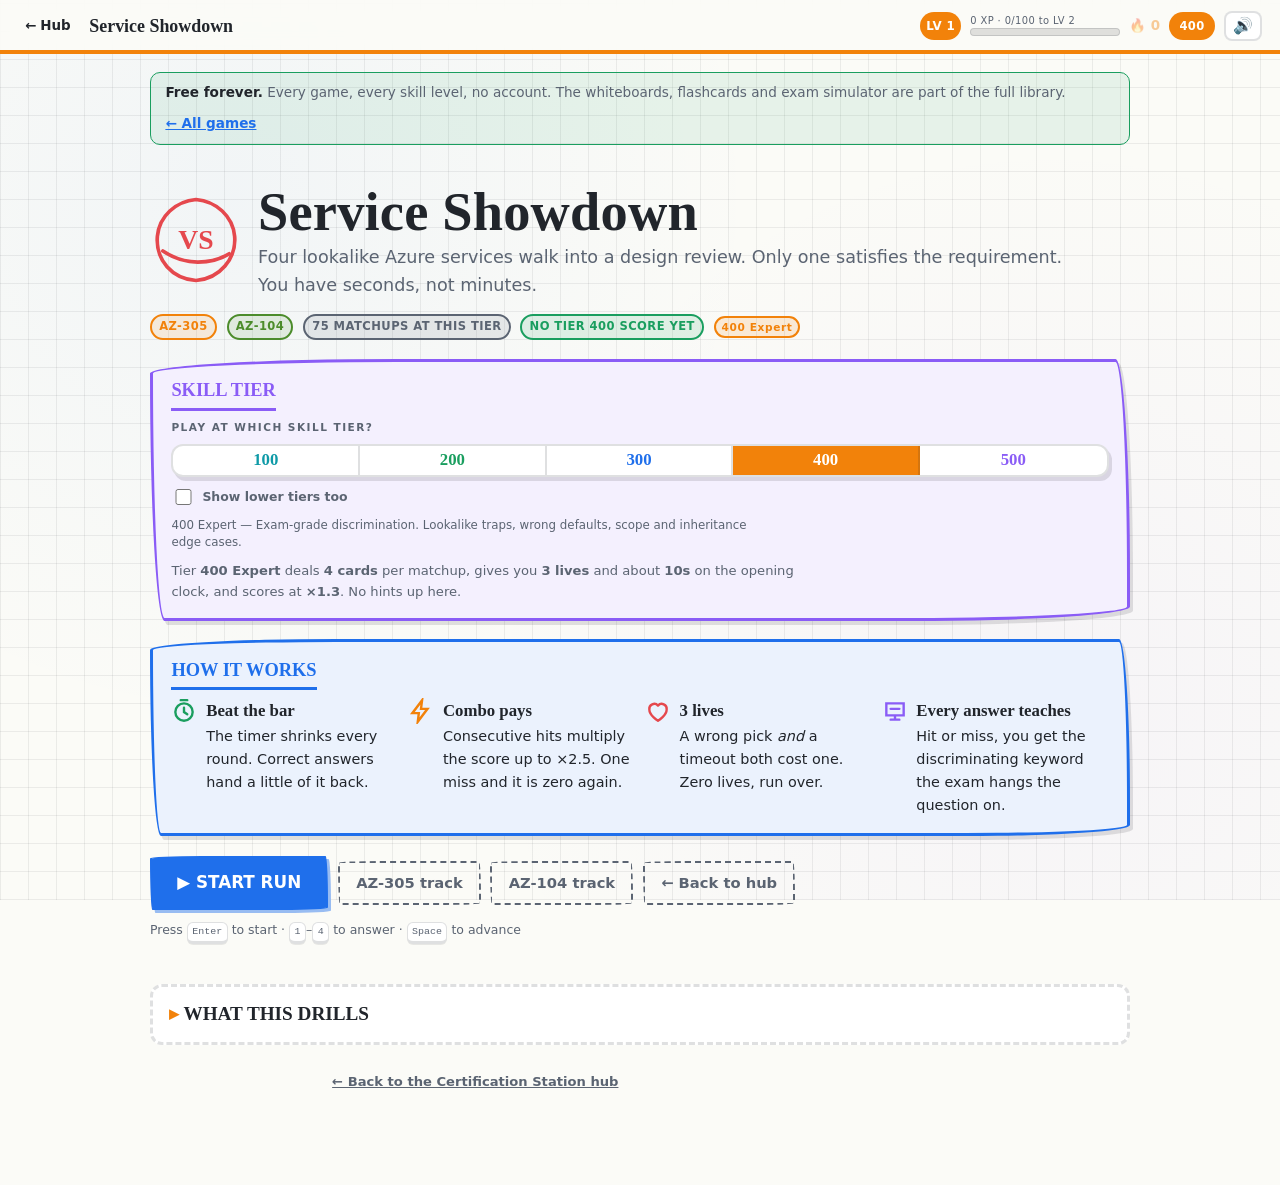
<file: station/games/service-showdown.html>
<!DOCTYPE html>
<html lang="en">
<head>
<meta charset="utf-8">
<meta name="viewport" content="width=device-width, initial-scale=1">
<title>Service Showdown — Certification Station</title>
<link rel="stylesheet" href="../assets/css/station.css">
<script src="../assets/js/station.js" defer></script>
<style>
/* ===================== SERVICE SHOWDOWN — local styles ===================== */
.ss-wrap { max-width: 980px; margin: 0 auto; }

/* --- header / start screen --- */
.ss-hero { display: flex; align-items: center; gap: 1rem; flex-wrap: wrap; }
.ss-hero h1 { margin: 0; }
.ss-vs { width: 92px; height: 92px; flex: 0 0 auto; color: var(--mk-red); }
.ss-vs .s { fill: none; stroke: currentColor; stroke-width: 4; stroke-linecap: round; }
.ss-vs text { font-family: var(--font-hand); font-weight: 700; font-size: 30px; fill: currentColor; text-anchor: middle; }

.ss-rules { display: grid; gap: .6rem; grid-template-columns: repeat(auto-fit, minmax(190px,1fr)); }
.ss-rule { display: flex; gap: .55rem; align-items: flex-start; font-size: .9rem; }
.ss-rule b { display: block; font-family: var(--font-hand); font-size: 1.05rem; }
.ss-rule .ico { flex: 0 0 auto; width: 26px; height: 26px; }

/* --- play HUD strip --- */
.ss-strip {
  display: flex; align-items: center; gap: .5rem; flex-wrap: wrap;
  justify-content: space-between; margin-bottom: .55rem;
}
.ss-pill {
  display: inline-flex; align-items: baseline; gap: .35rem;
  border: 2.5px solid var(--board-edge); border-radius: 999px;
  padding: .2rem .7rem; background: var(--board-2); white-space: nowrap;
}
.ss-pill span { font-size: .62rem; letter-spacing: .12em; text-transform: uppercase; color: var(--ink-soft); }
.ss-pill b { font-family: var(--font-hand); font-size: 1.25rem; line-height: 1; }
.ss-lives { display: inline-flex; gap: .18rem; align-items: center; }
.ss-heart { width: 22px; height: 22px; color: var(--mk-red); }
.ss-heart path { fill: currentColor; stroke: currentColor; stroke-width: 1.4; stroke-linejoin: round; }
.ss-heart.is-gone { color: var(--ink-soft); opacity: .3; }
.ss-heart.is-gone path { fill: none; }
.ss-combo { color: var(--mk-orange); }
.ss-combo.is-hot b { color: var(--mk-red); }

/* --- timer --- */
.ss-timer {
  height: 16px; border-radius: 999px; overflow: hidden;
  border: 2.5px solid var(--board-edge); background: color-mix(in srgb, var(--ink) 10%, transparent);
  position: relative; margin-bottom: 1rem;
}
.ss-timer__fill {
  height: 100%; width: 100%;
  background: var(--mk-green);
  transition: background .3s linear;
}
.ss-timer.is-low .ss-timer__fill { background: var(--mk-orange); }
.ss-timer.is-crit .ss-timer__fill { background: var(--mk-red); }
.ss-timer.is-crit { animation: cs-pulse .55s ease-in-out infinite; }

/* --- requirement card --- */
.ss-req { margin: 0 0 1rem; }
.ss-req .q {
  font-size: clamp(1.02rem, 2.5vw, 1.32rem);
  line-height: 1.42; font-weight: 600; margin: .35rem 0 0;
  max-width: none;
}
.ss-reqhead { display: flex; gap: .5rem; align-items: center; flex-wrap: wrap; }

/* --- answer cards --- */
.ss-cards { display: grid; gap: .7rem; grid-template-columns: repeat(2, minmax(0,1fr)); }
@media (max-width: 620px) { .ss-cards { grid-template-columns: minmax(0,1fr); } }
.ss-card {
  position: relative; text-align: left;
  display: flex; align-items: center; gap: .65rem;
  padding: .85rem 1rem; min-height: 70px;
  font-family: var(--font-ui); font-size: 1rem; font-weight: 600;
  color: var(--ink); background: var(--board-2);
  border: 3px solid var(--ink); border-radius: 255px 14px 225px 14px / 14px 225px 14px 255px;
  box-shadow: var(--shadow-2);
  transition: transform .12s ease, box-shadow .12s ease, border-color .12s ease, background .12s ease;
}
.ss-card:nth-child(even) { border-radius: 14px 225px 14px 255px / 255px 14px 225px 14px; }
.ss-card:hover:not(:disabled) { transform: translate(-2px,-2px); box-shadow: 5px 7px 0 var(--board-edge); border-color: var(--mk-blue); }
.ss-card:active:not(:disabled) { transform: translate(1px,1px); }
.ss-card .num {
  flex: 0 0 auto; width: 26px; height: 26px; border-radius: 50%;
  display: inline-flex; align-items: center; justify-content: center;
  font-size: .78rem; font-weight: 800;
  border: 2px solid var(--ink-soft); color: var(--ink-soft);
}
.ss-card.is-right { border-color: var(--mk-green); background: color-mix(in srgb, var(--mk-green) 18%, var(--board-2)); }
.ss-card.is-right .num { border-color: var(--mk-green); color: var(--mk-green); }
.ss-card.is-wrong { border-color: var(--mk-red); background: color-mix(in srgb, var(--mk-red) 16%, var(--board-2)); }
.ss-card.is-dim { opacity: .42; }
.ss-card:disabled { cursor: default; }

/* --- reveal --- */
.ss-reveal { margin-top: 1rem; }
.ss-reveal .key {
  font-family: var(--font-hand); font-size: clamp(1.15rem,3vw,1.55rem); line-height: 1.25;
  margin: 0 0 .3rem; max-width: none;
}
.ss-reveal .why { margin: 0; font-size: .95rem; max-width: none; }
.ss-reveal .foot { margin-top: .7rem; display: flex; gap: .6rem; align-items: center; flex-wrap: wrap; }
.ss-points { font-family: var(--font-hand); font-size: 1.5rem; color: var(--mk-green); }

/* --- game over --- */
.ss-final { text-align: center; }
.ss-final .big {
  font-family: var(--font-hand); font-size: clamp(3rem, 14vw, 6rem); line-height: .95;
  color: var(--mk-blue); display: block;
}
.ss-delta { font-size: 1.02rem; font-weight: 700; }
.ss-miss { display: grid; gap: .55rem; }
.ss-missrow {
  display: block; text-decoration: none; color: inherit;
  border-left: 6px solid var(--mk-red); border-radius: 3px 10px 10px 3px;
  background: color-mix(in srgb, var(--mk-red) calc(var(--wash-soft) * 100%), var(--board-2));
  padding: .6rem .8rem; transition: transform .14s ease, box-shadow .14s ease;
}
.ss-missrow:hover { transform: translateX(3px); box-shadow: var(--shadow-2); }
.ss-missrow .qq { font-size: .86rem; color: var(--ink-soft); display: block; margin-bottom: .2rem; }
.ss-missrow .kk { font-family: var(--font-hand); font-size: 1.1rem; }
.ss-missrow .ll { font-size: .74rem; color: var(--mk-blue); font-weight: 700; }
.ss-fambars { display: grid; gap: .35rem; }
.ss-fambar { display: grid; grid-template-columns: minmax(96px, 34%) 1fr auto; gap: .5rem; align-items: center; font-size: .78rem; }
.ss-fambar i { display: block; height: 11px; border-radius: 999px; background: var(--mk-red); min-width: 4px; font-style: normal; }

/* --- drills panel --- */
.ss-details {
  border: 3px dashed var(--board-edge); border-radius: 12px;
  padding: .75rem 1rem; margin-top: 2.5rem; background: var(--board-2);
}
.ss-details > summary {
  cursor: pointer; font-family: var(--font-hand); font-size: 1.2rem; font-weight: 700;
  list-style: none;
}
.ss-details > summary::-webkit-details-marker { display: none; }
.ss-details > summary::before { content: "▸ "; color: var(--mk-orange); }
.ss-details[open] > summary::before { content: "▾ "; }
.ss-drillgrid { display: grid; gap: .6rem; grid-template-columns: repeat(auto-fit, minmax(230px,1fr)); margin-top: .9rem; }
.ss-drill {
  display: block; text-decoration: none; color: inherit;
  border: 2px solid var(--board-edge); border-radius: 10px; padding: .6rem .75rem;
  border-left-width: 6px; border-left-color: var(--dc, var(--mk-blue));
  transition: transform .14s ease;
}
.ss-drill:hover { transform: translateY(-2px); border-color: var(--dc, var(--mk-blue)); border-left-color: var(--dc, var(--mk-blue)); }
.ss-drill b { display: block; font-family: var(--font-hand); font-size: 1.05rem; }
.ss-drill span { font-size: .78rem; color: var(--ink-soft); }
.ss-kbdhint { font-size: .78rem; color: var(--ink-soft); }
@media (max-width: 520px) { .ss-kbdhint { display: none; } }

/* --- tier furniture --- */
.ss-tierbox { margin-bottom: 1.1rem; }
.ss-hintrow { margin-top: .75rem; display: flex; gap: .5rem; align-items: center; flex-wrap: wrap; min-width: 0; }
.ss-hintout {
  display: flex; gap: .5rem; align-items: baseline; flex-wrap: wrap; min-width: 0;
  border-left: 6px solid var(--mk-orange); border-radius: 3px 10px 10px 3px;
  background: color-mix(in srgb, var(--mk-orange) calc(var(--wash-soft) * 100%), var(--board-2));
  padding: .5rem .75rem; font-size: .9rem;
}
.ss-hintout b { font-family: var(--font-hand); font-size: 1.05rem; color: var(--mk-orange); }
.ss-hintout span { min-width: 0; overflow-wrap: anywhere; }
</style>
</head>
<body>
<div class="page">
  <div class="ss-wrap">

    <!-- ============================ START ============================ -->
    <section id="scr-start">
      <div class="ss-hero">
        <svg class="ss-vs" viewBox="0 0 100 100" aria-hidden="true">
          <path class="s" d="M50 6c22 2 40 18 42 40 2 24-16 46-42 48C24 92 6 72 8 46 10 24 28 8 50 6z"/>
          <path class="s" d="M14 62c12 8 26 12 38 12s24-3 34-9"/>
          <text x="50" y="60">VS</text>
        </svg>
        <div>
          <h1>Service&nbsp;Showdown</h1>
          <p class="lede" style="margin:0">Four lookalike Azure services walk into a design review. Only one satisfies
            the requirement. You have seconds, not minutes.</p>
        </div>
      </div>

      <div class="row" style="margin:.9rem 0 1.2rem">
        <span class="chip chip--az305">AZ-305</span>
        <span class="chip chip--az104">AZ-104</span>
        <span class="chip chip--ink" id="bank-size">— matchups</span>
        <span class="chip chip--green" id="best-chip">no score yet</span>
        <span class="tier-pill" id="tier-chip">400 Expert</span>
      </div>

      <div class="marker-box mk-purple ss-tierbox">
        <div class="box-title" style="color:var(--mk-purple)">SKILL TIER</div>
        <div id="tier-picker-host"></div>
        <p class="small" id="tier-line" style="margin:.55rem 0 0">—</p>
      </div>

      <div id="tier-empty-host"></div>

      <div class="marker-box mk-blue">
        <div class="box-title" style="color:var(--mk-blue)">HOW IT WORKS</div>
        <div class="ss-rules">
          <div class="ss-rule">
            <svg class="ico" viewBox="0 0 24 24" fill="none" stroke="var(--mk-green)" stroke-width="2.2" stroke-linecap="round"><circle cx="12" cy="13" r="8"/><path d="M12 9v4l3 2M9 2h6"/></svg>
            <div><b>Beat the bar</b>The timer shrinks every round. Correct answers hand a little of it back.</div>
          </div>
          <div class="ss-rule">
            <svg class="ico" viewBox="0 0 24 24" fill="none" stroke="var(--mk-orange)" stroke-width="2.2" stroke-linecap="round"><path d="M13 2 4 14h6l-1 8 9-12h-6l1-8z"/></svg>
            <div><b>Combo pays</b>Consecutive hits multiply the score up to ×2.5. One miss and it is zero again.</div>
          </div>
          <div class="ss-rule">
            <svg class="ico" viewBox="0 0 24 24" fill="none" stroke="var(--mk-red)" stroke-width="2.2" stroke-linejoin="round"><path d="M12 21s-8-4.9-8-10.4A4.6 4.6 0 0 1 12 7a4.6 4.6 0 0 1 8 3.6C20 16.1 12 21 12 21z"/></svg>
            <div id="rule-lives"><b>Three lives</b>A wrong pick <em>and</em> a timeout both cost one. Zero lives, run over.</div>
          </div>
          <div class="ss-rule">
            <svg class="ico" viewBox="0 0 24 24" fill="none" stroke="var(--mk-purple)" stroke-width="2.2" stroke-linecap="round"><path d="M4 5h16v11H4zM8 20h8M12 16v4"/><path d="M8 10h8"/></svg>
            <div><b>Every answer teaches</b>Hit or miss, you get the discriminating keyword the exam hangs the question on.</div>
          </div>
        </div>
      </div>

      <div class="row" id="start-row" style="margin-top:1.2rem">
        <button class="btn btn--primary btn--lg" id="btn-start">▶ START RUN</button>
        <a class="btn btn--ghost" href="../index.html#unlock" class="locked">AZ-305 track</a>
        <a class="btn btn--ghost" href="../index.html#unlock" class="locked">AZ-104 track</a>
        <a class="btn btn--ghost" href="../index.html">← Back to hub</a>
        <span class="ss-kbdhint">Press <span class="kbd">Enter</span> to start · <span class="kbd">1</span>–<span class="kbd">4</span> to answer · <span class="kbd">Space</span> to advance</span>
      </div>
    </section>

    <!-- ============================ PLAY ============================ -->
    <section id="scr-play" class="is-hidden">
      <div class="ss-strip">
        <span class="ss-pill"><span>Score</span><b id="ui-score">0</b></span>
        <span class="ss-pill ss-combo" id="ui-combo-pill"><span>Combo</span><b id="ui-combo">×1.0</b></span>
        <span class="ss-pill"><span>Round</span><b id="ui-round">1</b></span>
        <span class="ss-pill"><span>Lives</span><span class="ss-lives" id="ui-lives"></span></span>
      </div>

      <div class="ss-timer" id="ui-timer"><div class="ss-timer__fill" id="ui-timerfill"></div></div>

      <div class="marker-box mk-orange ss-req">
        <div class="ss-reqhead">
          <span class="chip" id="ui-fam">—</span>
          <span class="small" id="ui-tag"></span>
        </div>
        <p class="q" id="ui-q">…</p>
      </div>

      <div class="ss-cards" id="ui-cards"></div>
      <div class="ss-hintrow" id="ui-hint"></div>

      <div id="ui-reveal" class="ss-reveal is-hidden" aria-live="polite"></div>
    </section>

    <!-- ========================== GAME OVER ========================== -->
    <section id="scr-over" class="is-hidden">
      <div class="board ss-final">
        <p class="small" style="letter-spacing:.2em;margin:0">RUN OVER</p>
        <span class="big" id="fin-score">0</span>
        <p class="ss-delta" id="fin-delta">—</p>
        <div class="row" style="justify-content:center;margin:.8rem 0 0">
          <span class="chip chip--blue" id="fin-rounds">0 rounds</span>
          <span class="chip chip--green" id="fin-acc">0% accuracy</span>
          <span class="chip chip--orange" id="fin-combo">best combo 0</span>
          <span class="chip chip--purple" id="fin-fast">—</span>
          <span class="tier-pill" id="fin-tier">400</span>
        </div>
        <div class="row" style="justify-content:center;margin-top:1.1rem">
          <button class="btn btn--primary btn--lg" id="btn-again">↻ RUN IT BACK</button>
          <a class="btn btn--ghost" href="../index.html">← Hub</a>
        </div>
        <p class="small" style="margin-top:.6rem">Press <span class="kbd">R</span> to run it back.</p>
      </div>

      <div id="fin-missblock">
        <h2>What got you 🔍</h2>
        <p class="muted" style="margin-bottom:.8rem">Each row links to the whiteboard that covers it. A losing run is a study plan.</p>
        <div class="ss-miss" id="fin-miss"></div>

        <h3>Damage by family</h3>
        <div class="ss-fambars" id="fin-fambars"></div>
      </div>
    </section>

    <!-- ========================= WHAT THIS DRILLS ========================= -->
    <details class="ss-details no-print">
      <summary>WHAT THIS DRILLS</summary>
      <p class="small" style="margin-top:.6rem">Every matchup in the bank belongs to one of these lookalike families.
        Lose to one repeatedly and go read the board.</p>
      <div class="ss-drillgrid" id="drill-grid"></div>
    </details>

    <p class="center small no-print" style="margin-top:1.6rem">
      <a href="../index.html" style="font-weight:700">← Back to the Certification Station hub</a>
    </p>

  </div>
</div>

<script>
document.addEventListener('DOMContentLoaded', function () {
  'use strict';
  var S = window.Station;
  var GAME_ID = 'service-showdown';
  S.mountHud({ title: 'Service Showdown', cert: 'az305', back: '../index.html' });

  /* ------------------------------------------------------------------ *
   * TIERS — the mechanics scale with the tier, not only the content.
   * A beginner gets a longer clock, fewer decoys, more lives and a hint.
   * An architect gets a tight clock, four cards and a fatter multiplier,
   * which is what makes a per-tier personal best mean anything.
   * ------------------------------------------------------------------ */
  var TIER_CFG = {
    100: { lives: 5, opts: 2, t0: 17.0, dec: 0.10, floor: 9.5, give: 0.50, mult: 0.6, hint: true  },
    200: { lives: 4, opts: 3, t0: 14.0, dec: 0.14, floor: 7.5, give: 0.45, mult: 0.8, hint: true  },
    300: { lives: 3, opts: 4, t0: 11.5, dec: 0.18, floor: 5.5, give: 0.40, mult: 1.0, hint: false },
    400: { lives: 3, opts: 4, t0:  9.6, dec: 0.22, floor: 4.2, give: 0.35, mult: 1.3, hint: false },
    500: { lives: 2, opts: 4, t0:  8.4, dec: 0.26, floor: 3.6, give: 0.30, mult: 1.7, hint: false }
  };
  var MIN_ITEMS = 6;                 /* below this a round is not worth starting */
  var cfg  = TIER_CFG[400];
  var POOL = [];

  /** Personal bests are stored per tier: 'service-showdown@300'. */
  function scoreKey() { return GAME_ID + '@' + S.tier.get(); }

  /* ------------------------------------------------------------------ *
   * FAMILIES — each maps to the whiteboard that fixes the weakness
   * ------------------------------------------------------------------ */
  var FAM = {
    route:  { n: 'Traffic routing',      c: 'blue',   wb: 'az305-decision-trees',      col: 'var(--mk-blue)' },
    msg:    { n: 'Messaging & events',   c: 'purple', wb: 'az305-decision-trees',      col: 'var(--mk-purple)' },
    comp:   { n: 'Compute hosting',      c: 'teal',   wb: 'az305-decision-trees',      col: 'var(--mk-teal)' },
    data:   { n: 'Data platform',        c: 'pink',   wb: 'az305-data-platform',       col: 'var(--mk-pink)' },
    cosmos: { n: 'Cosmos consistency',   c: 'pink',   wb: 'az305-data-platform',       col: 'var(--mk-pink)' },
    bcdr:   { n: 'BC / DR',              c: 'red',    wb: 'az305-bcdr',                col: 'var(--mk-red)' },
    net:    { n: 'Network security',     c: 'green',  wb: 'az104-networking',          col: 'var(--mk-green)' },
    gov:    { n: 'Governance & identity',c: 'orange', wb: 'az104-identity-governance', col: 'var(--mk-orange)' },
    stor:   { n: 'Storage',              c: 'teal',   wb: 'az104-storage-compute',     col: 'var(--mk-teal)' },
    desk:   { n: 'Desktop & VDI',        c: 'blue',   wb: 'az104-storage-compute',     col: 'var(--mk-blue)' }
  };

  /* ------------------------------------------------------------------ *
   * THE BANK — 60 head-to-head matchups.
   * f = family, q = requirement, o = options, a = index of the winner,
   * k = the discriminating keyword, w = one-sentence reason.
   * ------------------------------------------------------------------ */
  var BANK = [
  /* ---------- global traffic routing ---------- */
  { tier:400, f:'route', q:'Public web app in three regions. You need a global HTTP(S) entry point with TLS offload at the edge, WAF, caching, and failover measured in seconds — not in DNS TTL minutes.',
    o:['Azure Front Door Premium','Application Gateway v2','Traffic Manager','Standard Load Balancer'], a:0,
    k:'global + HTTP + edge WAF + anycast',
    w:'Front Door is the only anycast Layer 7 global front end; Traffic Manager just answers DNS, so failover waits on every client cache to expire.' },
  { tier:400, f:'route', q:'One region. Route /api/* to one backend pool and /images/* to another, terminate TLS, run OWASP rules, and keep the whole thing inside your VNet.',
    o:['Application Gateway v2 with WAF','Azure Front Door','Traffic Manager','Azure Firewall'], a:0,
    k:'single-region Layer 7 path-based routing',
    w:'App Gateway is the regional L7 reverse proxy that lives in your VNet; Front Door is global and sits outside it.' },
  { tier:400, f:'route', q:'Send users to the nearest of several endpoints — some Azure regions, some an on-prem datacentre — for an SMTP service.',
    o:['Traffic Manager (Performance routing)','Azure Front Door','Application Gateway','Cross-region Load Balancer'], a:0,
    k:'non-HTTP + external endpoints = DNS-level',
    w:'Traffic Manager resolves at DNS so it is protocol-agnostic and can target any public endpoint, including things that are not in Azure at all.' },
  { tier:400, f:'route', q:'A SQL Server Always On availability group listener needs a highly available Layer 4 endpoint inside the VNet, spread across availability zones.',
    o:['Internal Standard Load Balancer','Application Gateway','Azure Front Door','Traffic Manager'], a:0,
    k:'Layer 4 + private + zone-redundant frontend',
    w:'The listener is TCP, not HTTP, and must stay private — only an internal Standard Load Balancer does that.' },
  { tier:400, f:'route', q:'One static anycast IP, Layer 4, traffic steered to the closest healthy regional load balancer, with no DNS involved in failover.',
    o:['Cross-region (Global tier) Standard Load Balancer','Traffic Manager','Azure Front Door','Azure Firewall'], a:0,
    k:'global Layer 4 anycast frontend',
    w:'Cross-region Load Balancer publishes a single global anycast IP in front of regional LBs; Traffic Manager would hand each client a different address.' },
  { tier:400, f:'route', q:'The requirement literally says "failover must not depend on clients honouring DNS time-to-live".',
    o:['Azure Front Door','Traffic Manager with Priority routing','Azure DNS with a 10-second TTL','Traffic Manager with Weighted routing'], a:0,
    k:'"DNS TTL" is the tell — pick anycast',
    w:'Anything DNS-based inherits client-side caching (and resolvers that ignore your TTL); Front Door and cross-region LB fail over server-side behind one IP.' },
  { tier:400, f:'route', q:'Block SQL-injection and cross-site scripting on inbound HTTP for a single-region app, without exposing backend VM public IPs.',
    o:['Application Gateway v2 with WAF','NSG on the backend subnet','Azure Firewall (network rules)','Standard Load Balancer with health probes'], a:0,
    k:'OWASP / injection payloads = WAF only',
    w:'NSGs and Firewall network rules stop at L3/L4 addresses and ports; only a WAF parses the HTTP body.' },
  { tier:500, f:'route', q:'Global edge with WAF, plus per-region path-based routing, URL rewrite and mutual TLS to the backends.',
    o:['Front Door in front of Application Gateway','Front Door alone','Traffic Manager in front of Load Balancer','Application Gateway alone'], a:0,
    k:'stack them: global edge + regional L7',
    w:'The reference pattern is AFD for anycast/WAF at the edge and App Gateway inside each region for rewrite, mTLS and path rules.' },
  { tier:300, f:'route', q:'Legacy Basic SKU load balancers must be replaced. Which SKU do you standardise on for zone redundancy and a secure-by-default posture?',
    o:['Standard Load Balancer','Basic Load Balancer','Gateway Load Balancer','Application Gateway v1'], a:0,
    k:'Basic is retired; Standard is closed until an NSG allows it',
    w:'Standard supports zones and outbound rules, and its backends are unreachable until an NSG explicitly permits traffic — Basic was open by default.' },
  { tier:400, f:'route', q:'You must chain a third-party network virtual appliance transparently into the inbound path of an existing Standard Load Balancer, without changing the frontend.',
    o:['Gateway Load Balancer','Azure Firewall','Application Gateway','User-defined route to the NVA'], a:0,
    k:'transparent NVA bump-in-the-wire',
    w:'Gateway Load Balancer exists exactly to insert NVAs into the data path while preserving the original frontend and source IP.' },

  /* ---------- messaging & events ---------- */
  { tier:400, f:'msg', q:'Orders per customer must be processed strictly in order, exactly once where possible, with dead-lettering, duplicate detection and transactions across two entities.',
    o:['Service Bus queue with sessions','Storage queue','Event Grid','Event Hubs'], a:0,
    k:'FIFO + sessions + transactions + DLQ',
    w:'Only Service Bus offers sessions for ordering, transactions across entities, duplicate detection and a real dead-letter queue.' },
  { tier:400, f:'msg', q:'Two million device telemetry events per second, and consumers must be able to re-read the last three days from an arbitrary point.',
    o:['Event Hubs','Service Bus topic','Event Grid','Storage queue'], a:0,
    k:'high-throughput stream + replay by offset',
    w:'Event Hubs is a partitioned log: consumers hold their own offset and can rewind. Service Bus deletes on completion — nothing to replay.' },
  { tier:400, f:'msg', q:'When a blob lands, four independent handlers must react immediately, each filtered by file suffix, with push delivery and retry.',
    o:['Event Grid','Service Bus queue','Event Hubs','Storage queue'], a:0,
    k:'discrete reactive events, push + subject filters',
    w:'Event Grid is the reactive eventing plane: publishers emit discrete events, subscribers filter and get them pushed with retries.' },
  { tier:400, f:'msg', q:'A backlog of roughly 500 GB of simple messages must be tolerated during a downstream outage, at the lowest possible cost.',
    o:['Storage queue','Service Bus queue','Event Grid','Event Hubs'], a:0,
    k:'queue bigger than 80 GB → Storage queue',
    w:'Service Bus entities top out around 80 GB; Storage queues scale to the storage account limit and cost pennies.' },
  { tier:400, f:'msg', q:'Existing Kafka producers must connect with no code change beyond a connection string.',
    o:['Event Hubs (Kafka endpoint)','Service Bus','Event Grid','HDInsight Kafka cluster'], a:0,
    k:'Kafka protocol without running Kafka',
    w:'Event Hubs exposes a Kafka-compatible endpoint on Standard and above — you get the protocol without operating brokers.' },
  { tier:400, f:'msg', q:'Individual messages can be up to 20 MB and must keep queue semantics.',
    o:['Service Bus Premium','Service Bus Standard','Storage queue','Event Grid'], a:0,
    k:'Standard caps at 256 KB — large messages need Premium',
    w:'Service Bus Standard messages max out at 256 KB; Premium supports large messages (up to 100 MB). Otherwise use the claim-check pattern.' },
  { tier:400, f:'msg', q:'One order event must fan out to five subscribers. Each consumes at its own pace, has its own filter, and needs its own dead-letter queue.',
    o:['Service Bus topic with subscriptions','Event Grid topic','Event Hubs consumer groups','Storage queue per subscriber'], a:0,
    k:'pull-based fan-out with per-subscriber DLQ',
    w:'Topics give each subscriber an independent, durable, filtered queue — Event Grid pushes and has no per-subscriber DLQ in the same sense.' },
  { tier:400, f:'msg', q:'Land the raw event stream in ADLS Gen2 as Avro for later batch analytics, writing no code.',
    o:['Event Hubs Capture','Stream Analytics job','Azure Function on the hub','Data Factory copy activity'], a:0,
    k:'Capture = no-code archive of the stream',
    w:'Capture is a checkbox on the Event Hub that writes windowed Avro files straight to Blob/ADLS.' },
  { tier:400, f:'msg', q:'Trigger an automated workflow whenever any VM in the subscription is deleted, with no polling.',
    o:['Event Grid system topic on the subscription','Activity log alert with a webhook','Event Hubs with diagnostic settings','Azure Monitor metric alert'], a:0,
    k:'Azure resource lifecycle events = Event Grid system topic',
    w:'System topics surface control-plane events natively; alerts are for metrics and are slower and noisier.' },
  { tier:400, f:'msg', q:'A Function must be invoked once per message, and if it throws, the message must land somewhere for human inspection after five attempts.',
    o:['Service Bus queue trigger (max delivery count → DLQ)','Event Grid trigger','Event Hubs trigger','Timer trigger polling a table'], a:0,
    k:'max delivery count then dead-letter',
    w:'Service Bus tracks delivery count per message and moves poison messages to the DLQ automatically.' },

  /* ---------- compute hosting ---------- */
  { tier:400, f:'comp', q:'Event-driven HTTP API, spiky and mostly idle, must scale to zero and bill per execution.',
    o:['Azure Functions (Consumption)','App Service on P1v3','Container Apps with min replicas 1','AKS'], a:0,
    k:'scale to zero + per-execution billing',
    w:'Consumption plan is the only one of these where an idle app costs effectively nothing.' },
  { tier:400, f:'comp', q:'A stateful fan-out / fan-in orchestration written in C#, with checkpointing, replay, and waiting hours for an external event.',
    o:['Durable Functions','Logic Apps Consumption','Azure Batch','Container Apps job'], a:0,
    k:'code-first stateful orchestration = Durable',
    w:'Durable Functions gives orchestrator/activity patterns with automatic checkpointing; Logic Apps does the same thing but visually, not in C#.' },
  { tier:400, f:'comp', q:'Integration across 200+ SaaS systems, designed visually, maintained by an integration team that does not want to build containers.',
    o:['Logic Apps','Azure Functions','Container Apps','Service Bus with custom workers'], a:0,
    k:'connector-heavy, low-code, visual designer',
    w:'Logic Apps is the connector platform; you write expressions, not code, and the designer is the artefact.' },
  { tier:400, f:'comp', q:'Containerised microservices that must scale to zero based on queue length, use Dapr for service invocation, and require zero cluster maintenance.',
    o:['Azure Container Apps','AKS','App Service for Containers','Container Instances'], a:0,
    k:'KEDA scale-to-zero + Dapr, no cluster to patch',
    w:'Container Apps is managed KEDA + Dapr on top of AKS you never see; AKS gives you the same power and all of the operations.' },
  { tier:400, f:'comp', q:'You need DaemonSets, a custom CNI plugin, GPU node drivers, node-level tuning and a service mesh you install yourself.',
    o:['AKS','Container Apps','App Service for Containers','Container Instances'], a:0,
    k:'node-level control and cluster primitives',
    w:'The moment the requirement names Kubernetes objects or node access, the managed abstractions are out.' },
  { tier:400, f:'comp', q:'Functions must reach a private endpoint inside a VNet, avoid cold starts and keep instances pre-warmed.',
    o:['Functions Premium (Elastic Premium) plan','Consumption plan','Dedicated plan on Free tier','Container Apps'], a:0,
    k:'VNet integration + pre-warmed instances',
    w:'Elastic Premium exists exactly for VNet-connected, always-warm serverless — Consumption cold-starts and has limited networking.' },
  { tier:400, f:'comp', q:'Run a single container for about ten minutes as part of a batch step, start in seconds, no orchestrator, no scaling rules.',
    o:['Azure Container Instances','AKS','Container Apps','App Service'], a:0,
    k:'one-off container, no orchestration',
    w:'ACI is the "just run this container" primitive — per-second billing, no cluster, no revisions.' },
  { tier:400, f:'comp', q:'Windows Server containers that need GPU nodes and Group Managed Service Accounts.',
    o:['AKS with a Windows node pool','Container Apps','Container Instances (Linux)','App Service for Containers'], a:0,
    k:'Windows containers + GPU → AKS node pool',
    w:'Container Apps is Linux-only; Windows container workloads with node-level requirements land on AKS.' },
  { tier:400, f:'comp', q:'Deploy a new build to a warmed-up staging site and swap it into production instantly, with an instant swap-back if telemetry looks wrong.',
    o:['App Service deployment slots','Container Apps revisions','AKS blue/green with two clusters','Traffic Manager weighted routing'], a:0,
    k:'slot swap = warm-up then instant, reversible cutover',
    w:'Slots warm the site before the swap and keep the old instance available for a swap-back.' },
  { tier:400, f:'comp', q:'Send 10% of traffic to a new container release and 90% to the current one, controlled declaratively.',
    o:['Container Apps revisions with traffic splitting','App Service slots','AKS with manual scaling','Front Door weighted origin groups'], a:0,
    k:'revision-level traffic splitting',
    w:'Container Apps splits traffic across revisions natively — no ingress controller or extra product required.' },
  { tier:400, f:'comp', q:'Tens of thousands of independent render jobs with dependencies, a scheduler, and Spot/low-priority VMs for cost.',
    o:['Azure Batch','AKS jobs','Logic Apps','Functions on Consumption'], a:0,
    k:'HPC-style job scheduling at scale',
    w:'Batch is the managed job scheduler and pool manager for embarrassingly parallel compute.' },
  { tier:400, f:'comp', q:'Lift a legacy ASP.NET app that requires IIS and a Windows filesystem, with the least refactoring and built-in autoscale.',
    o:['App Service (Windows)','AKS with Windows nodes','Azure Functions','Container Apps'], a:0,
    k:'PaaS lift-and-shift for classic ASP.NET',
    w:'App Service on Windows runs IIS-hosted apps unmodified; containerising it is work you were told to avoid.' },

  /* ---------- data platform ---------- */
  { tier:400, f:'data', q:'Migration needs SQL Agent jobs, cross-database queries, CLR, Service Broker and near-100% surface compatibility with SQL Server 2019.',
    o:['Azure SQL Managed Instance','Azure SQL Database','SQL Server on Azure VM','Azure Synapse dedicated SQL pool'], a:0,
    k:'instance-scoped features (Agent, cross-DB, CLR)',
    w:'Managed Instance is the PaaS that keeps instance-level features; single Azure SQL Databases have no SQL Agent and no cross-database queries.' },
  { tier:300, f:'data', q:'A development database is idle roughly twenty hours a day and the team wants to pay almost nothing while it sleeps.',
    o:['Azure SQL Database serverless with auto-pause','Elastic pool','Managed Instance Business Critical','Provisioned vCore General Purpose'], a:0,
    k:'auto-pause = compute billed only while awake',
    w:'Serverless pauses compute after an idle delay and bills storage only; everything else bills the vCores whether you use them or not.' },
  { tier:400, f:'data', q:'One hundred tenant databases with unpredictable, non-overlapping spikes, under one predictable budget.',
    o:['Elastic pool','A serverless database per tenant','One database with row-level security','Managed Instance'], a:0,
    k:'many DBs sharing one pot of DTU/vCore',
    w:'Elastic pools let the databases borrow capacity from each other, which is exactly what uncorrelated spikes need.' },
  { tier:500, f:'data', q:'Globally distributed catalogue: writes accepted in multiple regions, single-digit millisecond reads, and the strongest availability SLA Azure offers.',
    o:['Azure Cosmos DB with multi-region writes','Azure SQL with active geo-replication','Azure SQL auto-failover group','Table storage with RA-GRS'], a:0,
    k:'multi-region WRITE = Cosmos',
    w:'Azure SQL geo-replicas are read-only; only Cosmos DB accepts writes in every region.' },
  { tier:400, f:'data', q:'Petabyte-scale MPP analytics with clustered columnstore, workload management, and result-set caching.',
    o:['Synapse dedicated SQL pool','Azure SQL Hyperscale','Cosmos DB analytical store','Azure Data Explorer'], a:0,
    k:'MPP data warehouse workload',
    w:'Dedicated SQL pool is the distributed warehouse engine; Hyperscale is still a single-node OLTP-shaped engine.' },
  { tier:400, f:'data', q:'Fast interactive analytics over huge volumes of append-only log and telemetry data, using KQL.',
    o:['Azure Data Explorer','Synapse dedicated SQL pool','Cosmos DB','Azure SQL Hyperscale'], a:0,
    k:'KQL over time-series / log data',
    w:'ADX (the engine behind Log Analytics) is purpose-built for high-ingest, append-only telemetry queried with KQL.' },
  { tier:400, f:'data', q:'An existing MongoDB application must move to Azure by changing only the connection string.',
    o:['Azure Cosmos DB for MongoDB','Azure Database for PostgreSQL','Cosmos DB for NoSQL','MongoDB on an Azure VM'], a:0,
    k:'wire-protocol compatibility',
    w:'The MongoDB API speaks the same wire protocol, so drivers and tooling keep working unchanged.' },
  { tier:400, f:'data', q:'Model and traverse many-to-many relationships — who reports to whom, who influenced what — with a graph query language.',
    o:['Cosmos DB for Apache Gremlin','Cosmos DB for NoSQL','Azure SQL with recursive CTEs','Table storage'], a:0,
    k:'graph traversal = Gremlin API',
    w:'Choose the Cosmos API by data shape: graph → Gremlin, columnar wide rows → Cassandra, documents → NoSQL/Mongo, key-value → Table.' },
  { tier:500, f:'data', q:'Run analytics over operational Cosmos data without consuming request units or building an ETL pipeline.',
    o:['Azure Synapse Link (Cosmos analytical store)','Change feed into a Function','Data Factory nightly copy','Read replica in a second region'], a:0,
    k:'HTAP with no RU impact',
    w:'Synapse Link keeps a column-store copy of the container that analytics reads directly, isolated from transactional RUs.' },
  { tier:400, f:'data', q:'Device telemetry documents must disappear automatically after 90 days without a cleanup job.',
    o:['Cosmos DB container TTL','A scheduled Function that deletes','Blob lifecycle management policy','Stored procedure on a timer'], a:0,
    k:'TTL is a container property',
    w:'Cosmos deletes expired items with leftover throughput — you write no code and pay no query cost to find them.' },
  { tier:400, f:'data', q:'Terabyte-scale OLTP database that must grow past 4 TB and restore in minutes regardless of size.',
    o:['Azure SQL Database Hyperscale','Business Critical','General Purpose','Managed Instance General Purpose'], a:0,
    k:'Hyperscale = snapshot-based, size-independent restore',
    w:'Hyperscale separates compute from a page-server storage layer, so backup and restore stop scaling with database size.' },

  /* ---------- cosmos consistency ---------- */
  { tier:400, f:'cosmos', q:'A user must always read their own writes from the same client session, at low RU cost, with multi-region reads.',
    o:['Session consistency','Strong','Eventual','Consistent prefix'], a:0,
    k:'read-your-own-writes, per session token',
    w:'Session is the default for a reason: monotonic reads and read-your-writes inside a session, without the latency of Strong.' },
  { tier:400, f:'cosmos', q:'Reads must never lag writes by more than a defined number of versions or a defined time window, globally ordered.',
    o:['Bounded staleness','Session','Eventual','Strong'], a:0,
    k:'"at most K versions or T seconds"',
    w:'Bounded staleness is the only level that lets you name the lag budget as a number.' },
  { tier:400, f:'cosmos', q:'Linearizable reads: every reader must see the most recent committed write, and the team accepts the write-latency cost.',
    o:['Strong consistency','Bounded staleness','Session','Consistent prefix'], a:0,
    k:'linearizability — and it blocks multi-region writes',
    w:'Strong guarantees a single global order but cannot be combined with multi-region writes and costs more RUs on reads.' },
  { tier:400, f:'cosmos', q:'Lowest RU cost and lowest latency for a like-counter where ordering does not matter at all.',
    o:['Eventual consistency','Session','Bounded staleness','Strong'], a:0,
    k:'cheapest, no ordering guarantee',
    w:'Eventual is the cheapest read; it can return out-of-order values, which a counter tolerates and a bank balance does not.' },
  { tier:400, f:'cosmos', q:'Readers may lag, but must never see writes out of the order they were made — no "reply before the post".',
    o:['Consistent prefix','Eventual','Session','Bounded staleness'], a:0,
    k:'order preserved, staleness unbounded',
    w:'Consistent prefix guarantees you never see a later write without the earlier ones, but puts no bound on how far behind you are.' },

  /* ---------- BC / DR ---------- */
  { tier:400, f:'bcdr', q:'IaaS application across two regions with RPO measured in seconds, orchestrated failover order, and non-disruptive test failovers.',
    o:['Azure Site Recovery','Azure Backup','Storage account GRS','Availability zones'], a:0,
    k:'continuous replication + recovery plans + test failover',
    w:'Backup gives you an RPO equal to the last backup; ASR replicates continuously and can rehearse the failover without touching production.' },
  { tier:400, f:'bcdr', q:'Restore one file that a user deleted three weeks ago from a VM.',
    o:['Azure Backup (file-level recovery)','Azure Site Recovery failover','GRS account failover','Snapshot of the managed disk'], a:0,
    k:'point-in-time restore of past state',
    w:'ASR replicates the current state — including the deletion. Retention of old points is Backup’s job.' },
  { tier:400, f:'bcdr', q:'Azure SQL Database must survive a region outage with the application connection string unchanged.',
    o:['Auto-failover group','Active geo-replication','Zone-redundant configuration','Long-term retention backups'], a:0,
    k:'stable listener endpoint that moves with the failover',
    w:'Geo-replication alone requires the app to switch endpoints; a failover group publishes read-write and read-only listeners that follow the primary.' },
  { tier:400, f:'bcdr', q:'Blob data must remain readable from the secondary region while the primary is unavailable, without you initiating anything.',
    o:['RA-GRS','GRS','ZRS','LRS'], a:0,
    k:'"read access" to the secondary = the RA- prefix',
    w:'Plain GRS keeps a copy you cannot read until a failover is triggered; RA-GRS exposes a read-only secondary endpoint continuously.' },
  { tier:300, f:'bcdr', q:'Protect a storage account against the loss of a single datacentre, with no cross-region copy and no cross-region cost.',
    o:['ZRS','LRS','GRS','RA-GZRS'], a:0,
    k:'zone failure only, stay in-region',
    w:'ZRS writes three synchronous copies across three availability zones inside one region.' },
  { tier:300, f:'bcdr', q:'Highest durability tier: synchronous copies across three zones in the primary region AND a readable copy in the paired region.',
    o:['RA-GZRS','GZRS','RA-GRS','ZRS'], a:0,
    k:'zones + geo + readable secondary',
    w:'RA-GZRS stacks zone redundancy locally with an asynchronously replicated, readable secondary region.' },
  { tier:400, f:'bcdr', q:'The primary region is down and you must restore VM backups into the paired region right now.',
    o:['Cross-region restore from a GRS Recovery Services vault','Azure Site Recovery failover','Restore from a disk snapshot','Rebuild from an image gallery'], a:0,
    k:'cross-region restore must be enabled beforehand',
    w:'Cross-region restore is an opt-in setting on a GRS vault; if nobody enabled it before the outage, the backups stay in the dead region.' },
  { tier:400, f:'bcdr', q:'Regulator requires seven years of monthly database backups. Nightly operational backups already exist.',
    o:['Long-term retention policy on the vault','Increase point-in-time retention to 35 days','Copy .bak files to Archive tier manually','Geo-redundant backup storage'], a:0,
    k:'years = LTR, days = PITR',
    w:'Point-in-time retention maxes out in weeks; long-term retention is the weekly/monthly/yearly ladder measured in years.' },
  { tier:400, f:'bcdr', q:'A disgruntled admin deletes a Recovery Services vault item. Recovery data must survive for a grace period.',
    o:['Soft delete on the vault (on by default)','Resource lock on the vault','GRS replication','Immutable blob policy'], a:0,
    k:'soft delete = 14-day grace on deleted backup items',
    w:'A lock stops the delete; soft delete is what saves you when a delete was allowed and shouldn’t have been.' },
  { tier:400, f:'bcdr', q:'Application tier must survive the loss of one datacentre inside a region, with an SLA covering the VMs.',
    o:['Spread VMs across availability zones','Availability set','Two VMs in the same zone','Azure Site Recovery'], a:0,
    k:'zone = separate datacentre; set = separate rack',
    w:'Availability sets protect against rack/update-domain failure inside one datacentre; zones protect against losing the whole building.' },

  /* ---------- network security ---------- */
  { tier:400, f:'net', q:'On-prem servers over ExpressRoute must reach Azure SQL using a private IP from your own address space.',
    o:['Private Endpoint (plus a private DNS zone)','Service endpoint','Firewall rule allowing the on-prem public IP','VNet peering to the PaaS service'], a:0,
    k:'private IP inside your VNet, reachable from on-prem',
    w:'Service endpoints only work from inside the VNet and still use the public IP; private endpoints inject a NIC with your private IP and require the private DNS zone to resolve it.' },
  { tier:400, f:'net', q:'Restrict a storage account so only one subnet can reach it. Traffic may keep using the service’s public IP, and it must cost nothing extra.',
    o:['Service endpoint + storage firewall rule','Private endpoint','Azure Firewall with FQDN rules','NSG service tag rule'], a:0,
    k:'free, subnet-scoped, still the public endpoint',
    w:'Service endpoints keep traffic on the Azure backbone and pin access to a subnet, but the destination is still the public endpoint — and they are free.' },
  { tier:400, f:'net', q:'Central egress control for 30 spoke VNets with FQDN filtering, threat intelligence, and a single set of logs.',
    o:['Azure Firewall in the hub','NSGs on every subnet','Application Gateway with WAF','Route table with a deny route'], a:0,
    k:'FQDN filtering + threat intel + central logging',
    w:'NSGs cannot filter by hostname and cannot do threat intel; that is exactly what Firewall application rules are for.' },
  { tier:300, f:'net', q:'Allow TCP 1433 from the app subnet to the data subnet and deny everything else, at no cost.',
    o:['NSG rules','Azure Firewall','Application security group alone','Private endpoint'], a:0,
    k:'L3/L4 allow-deny inside the VNet, free',
    w:'NSGs are the free stateful L3/L4 filter; reaching for Firewall here is money for nothing.' },
  { tier:400, f:'net', q:'NSG rules keep breaking whenever web server IPs change. You want rules written against roles, not addresses.',
    o:['Application security groups','Service tags','Larger subnets','IP groups on Azure Firewall'], a:0,
    k:'ASG = a named group of NICs used as source/destination',
    w:'ASGs let an NSG rule say "web → app" instead of enumerating IPs, and membership follows the NIC.' },
  { tier:400, f:'net', q:'Administrators need RDP and SSH to VMs that must not have public IPs, without deploying jump boxes.',
    o:['Azure Bastion','Just-in-time VM access on a public IP','Point-to-site VPN plus NSG rules','Public IP with an NSG allowing your office range'], a:0,
    k:'browser-based RDP/SSH over TLS, no public IP on the VM',
    w:'Bastion is the managed jump host; JIT still requires a public IP and a management port to open at all.' },
  { tier:400, f:'net', q:'Force all spoke-to-internet traffic through the hub firewall.',
    o:['User-defined route 0.0.0.0/0 → firewall private IP','NSG deny rule to Internet','Service endpoint policies','Peering with gateway transit'], a:0,
    k:'default route to the NVA/firewall',
    w:'Routing decides the path; NSGs only permit or block what routing already delivered.' },
  { tier:400, f:'net', q:'Spoke A must reach Spoke B. Both are peered to the hub and nothing else.',
    o:['Route through an NVA/firewall in the hub (peering is not transitive)','Nothing — hub peering already allows it','Add a service endpoint','Enable "allow forwarded traffic" only'], a:0,
    k:'VNet peering is NOT transitive',
    w:'Spoke-to-spoke needs a routed hop through the hub (firewall/NVA/Route Server) or a direct peering — the hub does not relay by itself.' },

  /* ---------- governance & identity ---------- */
  { tier:400, f:'gov', q:'Nobody, not even a subscription Owner, may create VMs outside an approved SKU list.',
    o:['Azure Policy with a deny effect','A custom RBAC role','A CanNotDelete lock','Microsoft Entra Conditional Access'], a:0,
    k:'Policy judges the resource’s PROPERTIES; RBAC judges the person',
    w:'RBAC can grant or withhold "create VM" but cannot inspect the SKU in the request body — Policy can.' },
  { tier:400, f:'gov', q:'A production resource must survive an accidental delete even when an Owner runs the command.',
    o:['CanNotDelete lock','Azure Policy deny','Remove Owner assignments','Resource group tag'], a:0,
    k:'locks apply to everyone, including Owners',
    w:'Locks are enforced at the management-plane regardless of role; they are inherited down from the scope they are set on.' },
  { tier:400, f:'gov', q:'Helpdesk must be able to restart VMs but not resize, delete or read secrets.',
    o:['Custom RBAC role with the restart action','Virtual Machine Contributor','Reader plus a lock','Azure Policy'], a:0,
    k:'built-in role too broad → custom role definition',
    w:'VM Contributor also allows delete and resize; when the exam says "only this one action", it is a custom role.' },
  { tier:400, f:'gov', q:'One identity is shared by twenty VMs, must exist before the VMs are created so RBAC can be pre-assigned, and must outlive any single VM.',
    o:['User-assigned managed identity','System-assigned managed identity','Service principal with a client secret','A shared local account'], a:0,
    k:'shared, pre-created, independent lifecycle',
    w:'System-assigned identities are 1:1 with a resource and die with it, so pre-assigning RBAC is impossible.' },
  { tier:400, f:'gov', q:'A single Function App needs to read a Key Vault secret, with zero credential sprawl and automatic cleanup when the app is deleted.',
    o:['System-assigned managed identity','User-assigned managed identity','App registration with a certificate','Connection string in app settings'], a:0,
    k:'1:1 lifecycle, deleted with the resource',
    w:'System-assigned is the least-sprawl option when exactly one resource needs the identity.' },
  { tier:400, f:'gov', q:'Thousands of existing resources are missing a cost-centre tag. Add it retroactively and keep it applied going forward.',
    o:['Azure Policy modify effect with a remediation task','Policy audit effect','Tag inheritance in Cost Management only','A PowerShell script on a schedule'], a:0,
    k:'modify + remediation task fixes EXISTING resources',
    w:'Audit only reports; deny only blocks new ones; modify with remediation actually writes the tag onto what already exists.' },
  { tier:300, f:'gov', q:'One RBAC assignment must cover every current and future subscription belonging to a business unit.',
    o:['Assign the role at the management group','Assign it at each subscription','Assign it at the tenant root for everyone','Use Azure Policy'], a:0,
    k:'assign once at the highest scope, inherit down',
    w:'RBAC inherits downward, so a management group assignment automatically covers subscriptions added later.' },
  { tier:400, f:'gov', q:'Admin rights must be requested, approved and time-boxed, with an audit trail per activation.',
    o:['Microsoft Entra Privileged Identity Management','Standing Owner assignment','Conditional Access policy','Access reviews'], a:0,
    k:'eligible not active — just-in-time elevation',
    w:'PIM turns a permanent assignment into an eligible one that must be activated, optionally with approval and MFA.' },
  { tier:400, f:'gov', q:'Guest accounts accumulate. Business owners must confirm quarterly who still needs access.',
    o:['Access reviews (Entra ID Governance)','Conditional Access','PIM activation','A quarterly export to CSV'], a:0,
    k:'recurring recertification of membership',
    w:'Access reviews put the decision in front of the owner on a schedule and can auto-remove non-responders.' },
  { tier:400, f:'gov', q:'Block sign-in to the Azure portal from outside corporate networks unless MFA and a compliant device are present.',
    o:['Conditional Access policy','Azure Policy','RBAC deny assignment','Network security group'], a:0,
    k:'sign-in conditions = Conditional Access',
    w:'Conditional Access is the identity-plane gate; Azure Policy never sees an authentication.' },

  /* ---------- storage ---------- */
  { tier:300, f:'stor', q:'Compliance data touched maybe once a year, retrieval in hours is fine, cheapest possible storage.',
    o:['Archive tier','Cold tier','Cool tier','Hot tier'], a:0,
    k:'offline, rehydrate before read, longest minimum retention',
    w:'Archive is offline: you must rehydrate before reading, and early deletion charges apply on a 180-day minimum.' },
  { tier:400, f:'stor', q:'Data read about once a quarter but must be available in milliseconds when it is.',
    o:['Cold tier','Archive tier','Hot tier','Premium block blob'], a:0,
    k:'online but rarely read — cheaper storage, pricier reads',
    w:'Cool and Cold stay online with millisecond access; the trade is lower storage cost against higher transaction cost and a longer minimum retention.' },
  { tier:400, f:'stor', q:'Analytics platform needs a hierarchical namespace, directory-level ACLs and NFS 3.0 access to the same data.',
    o:['ADLS Gen2 (hierarchical namespace enabled)','Blob storage flat namespace','Azure Files Premium','Managed disks'], a:0,
    k:'real directories + POSIX ACLs',
    w:'Hierarchical namespace turns blob prefixes into actual directories, which makes renames atomic and ACLs possible.' },
  { tier:400, f:'stor', q:'Lift-and-shift a Windows application that needs an SMB share with Active Directory authentication.',
    o:['Azure Files with AD DS authentication','Blob storage','ADLS Gen2','Azure NetApp Files Standard'], a:0,
    k:'SMB + Kerberos identity-based access',
    w:'Azure Files is the SMB service; blob has no SMB, and NetApp is the answer only when the requirement screams extreme IOPS/latency or NFS at scale.' },
  { tier:400, f:'stor', q:'Keep an on-prem file server as the fast local cache while the full dataset lives in Azure.',
    o:['Azure File Sync with cloud tiering','Azure Files mounted over SMB','StorSimple','Robocopy on a schedule'], a:0,
    k:'local cache + cloud tiering of cold files',
    w:'File Sync keeps hot files on the local server and replaces cold ones with pointers into Azure Files.' },
  { tier:400, f:'stor', q:'Financial records must be write-once-read-many for five years, provably unmodifiable even by administrators.',
    o:['Immutable blob storage with a time-based retention policy','Resource lock','Soft delete','Archive tier'], a:0,
    k:'WORM / legal hold at the container level',
    w:'Immutability policies are enforced by the storage service itself; locks and soft delete are administrative conveniences, not compliance controls.' },
  { tier:300, f:'stor', q:'Move blobs to Cool after 30 days and delete them after 365, with no code.',
    o:['Blob lifecycle management policy','Azure Function on a timer','Storage account replication setting','Azure Policy'], a:0,
    k:'lifecycle rules act on last-modified/last-accessed',
    w:'Lifecycle management is a JSON rule set on the account — the platform does the tiering and deletion for you.' },

  /* ---------- desktop & VDI ---------- */
  { tier:400, f:'desk', q:'Pooled multi-session Windows 11 desktops, FSLogix profile containers, per-host-pool autoscale, and full control of the images.',
    o:['Azure Virtual Desktop','Windows 365','Microsoft Dev Box','A VM Scale Set of Windows VMs'], a:0,
    k:'multi-session + pooled + you own the hosts',
    w:'AVD is the control plane for pooled multi-session hosts you manage; Windows 365 is one dedicated Cloud PC per user with no pooling.' },
  { tier:400, f:'desk', q:'200 users need a persistent personal desktop at a fixed, predictable per-user monthly price with minimal infrastructure work.',
    o:['Windows 365 Cloud PC','Azure Virtual Desktop personal host pool','AVD pooled host pool','Dev Box'], a:0,
    k:'fixed per-user price, dedicated, no session hosts to run',
    w:'Windows 365 is per-user subscription pricing; AVD is consumption pricing on infrastructure you operate.' },
  { tier:400, f:'desk', q:'Developers need self-service workstations pre-loaded with a specific project’s tooling and source, created and destroyed on demand.',
    o:['Microsoft Dev Box','Windows 365 Enterprise','AVD personal desktop','Local laptops with a setup script'], a:0,
    k:'project-scoped, self-service developer workstation',
    w:'Dev Box is Windows 365 shaped for engineering: dev-centre projects, per-project images and pools.' },

  /* ================================================================== *
   * TIER 100 — FOUNDATION. What the thing IS. No comparisons, no limits,
   * no edge cases. Never assumes the reader has opened the portal.
   * ================================================================== */
  { tier:100, f:'gov', q:'What is an Azure resource group?',
    o:['A lifecycle boundary — the things inside it are created, secured and deleted together','A folder for tidying up the portal view','A network boundary that isolates traffic'], a:0,
    k:'lifecycle boundary, not a folder',
    w:'Everything in a resource group shares a life: one delete command takes the lot. It is not a security boundary and it is not a network boundary.' },
  { tier:100, f:'gov', q:'What is an Azure subscription, in one line?',
    o:['A billing and quota boundary that resources are created inside','A single user account used to sign in','A regional datacentre'], a:0,
    k:'subscription = billing + quota container',
    w:'Costs roll up to a subscription and most service limits are counted per subscription. Resource groups live inside one.' },
  { tier:100, f:'gov', q:'What does role-based access control (RBAC) decide?',
    o:['Who is allowed to do what to which Azure resources','Which ports a virtual machine may listen on','How much a resource costs per month'], a:0,
    k:'RBAC judges the PERSON',
    w:'Every assignment is three things: a security principal, a role definition, and a scope. Change any one and you have changed the answer.' },
  { tier:100, f:'gov', q:'What is Microsoft Entra ID?',
    o:['The identity directory that holds your users, groups and app registrations','A firewall that filters inbound internet traffic','A backup service for virtual machines'], a:0,
    k:'identity directory — the service formerly called Azure AD',
    w:'Entra ID authenticates people and applications. Azure RBAC then decides what those identities are allowed to touch.' },
  { tier:100, f:'net', q:'What is an Azure virtual network (VNet)?',
    o:['A private address space in Azure that your resources take IP addresses from','A physical cable between two datacentres','A DNS name you register for a website'], a:0,
    k:'your own private IP space in the cloud',
    w:'A VNet is carved into subnets. Resources placed in those subnets can reach each other by private IP without touching the internet.' },
  { tier:100, f:'net', q:'What is a network security group (NSG) for?',
    o:['Allowing or denying traffic by IP address, port and protocol','Encrypting data stored on disk','Scanning uploaded files for malware'], a:0,
    k:'an allow/deny list for network traffic',
    w:'An NSG is a stateful list of rules attached to a subnet or a NIC. It never looks inside the traffic — only at addresses, ports and direction.' },
  { tier:100, f:'comp', q:'What is Azure App Service?',
    o:['A managed platform that runs your web app without you touching the operating system','A virtual machine image with IIS pre-installed','A content delivery network for static files'], a:0,
    k:'PaaS web hosting — no OS to patch',
    w:'You hand App Service your code or a container. Microsoft patches the OS, runs the web server, and gives you scaling and TLS certificates.' },
  { tier:100, f:'comp', q:'What does "serverless" actually mean for Azure Functions?',
    o:['There are still servers — you never see, size or patch them, and you pay per execution','Your code runs in the browser instead of on a server','The service has no network connectivity'], a:0,
    k:'servers exist; the operations and the idle bill do not',
    w:'Serverless is a billing and operations model, not an absence of machines.' },
  { tier:100, f:'comp', q:'What is a container?',
    o:['Your application packaged together with its dependencies so it runs the same anywhere','A virtual machine that carries its own operating system kernel','A storage bucket that holds application files'], a:0,
    k:'app + dependencies, sharing the host kernel',
    w:'Containers start in seconds because they never boot an OS — they share the host kernel and add only your application layer.' },
  { tier:100, f:'msg', q:'What problem does a message queue solve between two services?',
    o:['The sender can keep working when the receiver is slow, busy or down','It makes the network physically faster','It encrypts the data at rest'], a:0,
    k:'decoupling in time',
    w:'A queue is a buffer. The producer drops a message and moves on; the consumer picks it up whenever it is able to.' },
  { tier:100, f:'msg', q:'What is the difference between a message and an event?',
    o:['A message is work you want done; an event is a notification that something happened','They are the same thing with two different names','A message is JSON and an event is XML'], a:0,
    k:'command versus notification',
    w:'Messages have an intended consumer and an expectation of processing. Events are announcements — the publisher does not care who is listening.' },
  { tier:100, f:'route', q:'What does a load balancer do?',
    o:['Spreads incoming connections across several healthy backend servers','Stores copies of files closer to the user','Encrypts traffic between two datacentres'], a:0,
    k:'one front door, many backends',
    w:'It also stops sending traffic to any backend that fails its health probe, which is genuinely half the point of having one.' },
  { tier:100, f:'route', q:'What is DNS doing when you type a hostname into a browser?',
    o:['Translating the name into an IP address the browser can connect to','Encrypting the page before it is sent','Choosing which datacentre has the cheapest capacity'], a:0,
    k:'name-to-address lookup',
    w:'DNS answers are cached by clients and resolvers for the length of the TTL, which is why DNS-based failover is never instant.' },
  { tier:100, f:'data', q:'What does "managed database service" mean?',
    o:['Microsoft runs the patching, backups and high availability; you own the schema and the data','You still install and patch the database engine yourself','The database can only be read, never written'], a:0,
    k:'PaaS database — you keep the data, not the maintenance',
    w:'Azure SQL Database, Cosmos DB and Azure Database for PostgreSQL are all managed. SQL Server running on a VM is not.' },
  { tier:100, f:'cosmos', q:'What does a Cosmos DB consistency level control?',
    o:['How up to date a read is allowed to be, traded against speed and cost','How the data is encrypted on disk','How many regions the account is allowed to use'], a:0,
    k:'the freshness / latency / cost dial',
    w:'Cosmos hands you five settings on that dial instead of one fixed behaviour, which is unusual among databases.' },
  { tier:100, f:'stor', q:'What is a blob?',
    o:['A single file of any type, stored in a container inside a storage account','A row in a relational table','A virtual machine disk that cannot be resized'], a:0,
    k:'unstructured object storage',
    w:'Blob is short for binary large object: images, logs, backups, video — anything you would put in a file, without a filesystem in front of it.' },
  { tier:100, f:'stor', q:'What is an Azure storage account?',
    o:['The namespace and billing container that holds your blobs, files, queues and tables','A single hard disk attached to one virtual machine','A user account used to sign in to Azure'], a:0,
    k:'one account, several data services, one endpoint namespace',
    w:'The account name becomes part of every URL, which is why it has to be globally unique and lowercase.' },
  { tier:100, f:'stor', q:'What is Azure Files for?',
    o:['A fully managed file share you mount with SMB or NFS, like a network drive','Storing container images for a registry','Streaming video directly to browsers'], a:0,
    k:'a network drive as a service',
    w:'If an application expects a mapped drive or a UNC path, Azure Files fits without changing the application at all.' },
  { tier:100, f:'bcdr', q:'What does RPO mean?',
    o:['Recovery Point Objective — how much data you can afford to lose','Recovery Process Order — the sequence services restart in','Redundant Primary Origin — the main copy of the data'], a:0,
    k:'RPO is the data-loss budget; RTO is the downtime budget',
    w:'RPO is measured backwards from the outage ("we can lose 15 minutes of writes"). RTO is measured forwards ("we must be serving again within an hour").' },
  { tier:100, f:'bcdr', q:'What is an availability zone?',
    o:['A physically separate datacentre inside one Azure region, with its own power and cooling','A different Azure region on another continent','A group of virtual machines sharing one rack'], a:0,
    k:'separate building, same region',
    w:'Spreading across zones survives the loss of one building. Spreading across regions survives the loss of the whole metro area.' },
  { tier:100, f:'bcdr', q:'What does Azure Backup do, in one line?',
    o:['Keeps recoverable copies of past state so you can restore something as it was','Keeps a live second copy that always matches the current state','Prevents anybody from deleting a resource'], a:0,
    k:'backup preserves the PAST; replication mirrors the PRESENT',
    w:'That one distinction answers a surprising number of questions: if the requirement says "three weeks ago", replication cannot help you.' },
  { tier:100, f:'desk', q:'What is a virtual desktop?',
    o:['A Windows desktop running in Azure that users connect to from any device','A second monitor configured in Windows display settings','A browser tab styled to look like Windows'], a:0,
    k:'the desktop runs in the datacentre, not on the endpoint',
    w:'Because the desktop lives in Azure, company data never lands on the laptop — which is usually the actual reason people buy it.' },

  /* ================================================================== *
   * TIER 200 — PRACTITIONER. The happy path: how you really create and
   * configure the thing, and the command you would really type.
   * ================================================================== */
  { tier:200, f:'comp', q:'You created an App Service Plan. What does the plan itself determine?',
    o:['The size, OS, region and instance count your apps run on — and several apps can share one plan','Which programming language the app is allowed to use','The custom domain name attached to the app'], a:0,
    k:'the plan IS the compute; apps are tenants of it',
    w:'Scale UP changes the plan SKU. Scale OUT changes the instance count. Both are properties of the plan, never of the app.' },
  { tier:200, f:'comp', q:'Where do you set an environment variable for a Function App?',
    o:['Application settings on the Configuration blade — they reach the code as environment variables','Inside host.json only','On the storage account the app is linked to'], a:0,
    k:'app settings = environment variables',
    w:'Connection strings live there too. Each value is encrypted at rest and each one can be marked as a deployment-slot setting.' },
  { tier:200, f:'comp', q:'Which command creates a Linux web app inside an existing plan?',
    o:['az webapp create -g rg-web -p plan-web -n myapp --runtime "PYTHON:3.11"','az appservice create --linux myapp','az vm create -g rg-web -n myapp --image Ubuntu2204'], a:0,
    k:'az webapp create needs -g, -p (the plan) and -n',
    w:'The plan has to exist first, and it has to be in the same resource group and region as the app you are attaching to it.' },
  { tier:200, f:'route', q:'You deployed an Application Gateway and no traffic flows. Which four pieces must be configured?',
    o:['A listener, a backend pool, a routing rule and a health probe','Only a public IP and a backend pool','Only a WAF policy and a TLS certificate'], a:0,
    k:'listener → rule → backend pool, plus a probe',
    w:'The rule is the wiring: it joins one listener to one backend pool through an HTTP setting. Miss any piece and you get silence or a 502.' },
  { tier:200, f:'route', q:'In Traffic Manager, what do you configure per endpoint for Priority routing?',
    o:['A priority number — the lowest number is the primary and the rest are standby','A weight between 0 and 100','A geographic region code'], a:0,
    k:'lowest priority number wins',
    w:'Weighted routing uses weights, Performance routing uses latency measurements, and Priority uses the ordering you typed in.' },
  { tier:200, f:'net', q:'Two VMs sit in different subnets of the same VNet and you have created no NSG rules. Can they talk?',
    o:['Yes — the default rule set allows all traffic inside the VNet','No — subnets are isolated until you add an allow rule','Only if both VMs are in the same availability zone'], a:0,
    k:'AllowVnetInBound is a default rule',
    w:'The defaults permit VNet-to-VNet traffic and load balancer probes, then deny everything else arriving from the internet.' },
  { tier:200, f:'net', q:'Which command adds a subnet to an existing VNet?',
    o:['az network vnet subnet create -g rg-net --vnet-name vnet-hub -n snet-app --address-prefixes 10.0.1.0/24','az network subnet add --name snet-app --size /24','az vnet subnet new -n snet-app'], a:0,
    k:'--address-prefixes has to sit inside the VNet address space',
    w:'A subnet can never be created outside the VNet space, and it can never overlap a subnet that already exists.' },
  { tier:200, f:'gov', q:'You add a tag to a resource group. What happens to the resources inside it?',
    o:['Nothing — tags do not inherit to child resources on their own','They all receive the same tag immediately','They receive the tag the next time they restart'], a:0,
    k:'tags do NOT inherit by default',
    w:'Cost Management can show inherited tags for reporting and Azure Policy can push them down, but the resources stay untagged until something writes the tag.' },
  { tier:200, f:'gov', q:'How do you give one user Reader on a single resource group?',
    o:['Open the resource group → Access control (IAM) → Add role assignment → Reader','Add the user to the Global Administrator role','Change the subscription billing settings'], a:0,
    k:'assign at the scope you opened IAM on',
    w:'The scope of the assignment is whatever object you were looking at: management group, subscription, resource group or one single resource.' },
  { tier:200, f:'stor', q:'You created a storage account. What must exist before you can upload a blob?',
    o:['A container inside the account','A file share','A managed disk'], a:0,
    k:'account → container → blob',
    w:'Container names are lowercase and become part of the URL: https://account.blob.core.windows.net/container/blob.' },
  { tier:200, f:'stor', q:'Which access tier does a new block blob land in if you do not choose one?',
    o:['Hot — new blobs inherit the account default access tier','Cool','Archive'], a:0,
    k:'the account has a default access tier and blobs inherit it',
    w:'You can set the account default to Cool, and any individual blob can always override whatever the account says.' },
  { tier:200, f:'data', q:'You created an Azure SQL Database and your laptop cannot connect to it.',
    o:['The server firewall denies everything until you add a rule for your client IP','Azure SQL has no public endpoint at all','You must first deploy a virtual network gateway'], a:0,
    k:'the firewall denies by default — add the client IP rule',
    w:'The portal offers a one-click "Add current client IP address" button for precisely this moment.' },
  { tier:200, f:'cosmos', q:'Which consistency level does a brand new Cosmos DB account use?',
    o:['Session','Strong','Eventual'], a:0,
    k:'Session is the default',
    w:'It is the default because it gives read-your-own-writes inside a client session at a sensible RU cost, which suits most applications.' },
  { tier:200, f:'cosmos', q:'When do you choose a Cosmos DB partition key, and can you change it later?',
    o:['At container creation, and no — it is immutable, so changing it means migrating the data','Any time, from the portal','It is chosen automatically per document'], a:0,
    k:'the partition key is set once, at container creation',
    w:'That is why a high-cardinality, evenly-accessed property matters more than almost any other Cosmos decision you will make.' },
  { tier:200, f:'msg', q:'Where do you get the connection string for a Service Bus queue?',
    o:['Shared access policies, on the namespace or on the queue itself','On the Overview blade of the resource group','On the storage account linked to the namespace'], a:0,
    k:'SAS policies live on the namespace or the entity',
    w:'RootManageSharedAccessKey exists by default and is far too powerful for an application. Create a scoped policy with only Send or only Listen.' },
  { tier:200, f:'msg', q:'What does an Event Hubs consumer group give you?',
    o:['An independent view of the stream, with its own offset, for one consuming application','A copy of the data in a second region','A dead-letter queue for failed messages'], a:0,
    k:'one consumer group per consuming application',
    w:'Two applications sharing a consumer group fight over the same offsets. Give each its own and they read the same events independently.' },
  { tier:200, f:'bcdr', q:'What must exist before you can back up a VM with Azure Backup?',
    o:['A Recovery Services vault, in the same region as the VM','A second VM to restore into','A storage account with a container named backups'], a:0,
    k:'vault first, and it must be in the source region',
    w:'The vault holds the policy — schedule and retention — and it holds the recovery points that come out of it.' },
  { tier:200, f:'bcdr', q:'Which redundancy option does the portal preselect for a new standard storage account?',
    o:['Geo-redundant storage (GRS)','Locally-redundant storage (LRS)','Zone-redundant storage (ZRS)'], a:0,
    k:'the portal default is geo-redundant',
    w:'It is the safe default and also the expensive one. Plenty of dev and test accounts should be switched down to LRS on day one.' },
  { tier:200, f:'desk', q:'What is the first object you create when deploying Azure Virtual Desktop?',
    o:['A host pool — session hosts, application groups and workspaces all hang off it','A Recovery Services vault','A public load balancer'], a:0,
    k:'the host pool is the root object',
    w:'You then choose pooled or personal, register session hosts to it, and publish an application group into a workspace.' },
  { tier:200, f:'comp', q:'You need three instances of a web app instead of one. Which action?',
    o:['Scale out on the App Service plan, manually or with an autoscale rule','Scale up to a larger SKU','Deploy the app a second time in another region'], a:0,
    k:'OUT means more instances, UP means a bigger instance',
    w:'Scale out is horizontal and handles more concurrent users. Scale up is vertical and handles a heavier single request.' },
  { tier:200, f:'net', q:'Azure Bastion is deployed in your VNet. How does an administrator now reach a VM?',
    o:['Portal → the VM → Connect → Bastion, which opens RDP or SSH inside the browser over TLS','By RDP straight to the VM public IP','By installing a VPN client onto the VM'], a:0,
    k:'browser session over 443, and no public IP on the VM',
    w:'That is the entire point: the VM keeps only a private IP, and port 3389 is never exposed to anybody.' },
  { tier:200, f:'gov', q:'Which command assigns a built-in role to a user at resource group scope?',
    o:['az role assignment create --assignee user@contoso.com --role Reader --scope /subscriptions/<id>/resourceGroups/rg-app','az ad user update --role Reader','az group update -n rg-app --set role=Reader'], a:0,
    k:'assignee + role + scope, always those three',
    w:'Leave off --scope and the assignment lands at the subscription in your current context, which is almost never what you meant.' },

  /* ================================================================== *
   * TIER 300 — PROFESSIONAL. Real limits, real cost, what breaks under
   * load, how you troubleshoot it, and when NOT to use the thing.
   * ================================================================== */
  { tier:300, f:'comp', q:'Ten apps share one App Service plan. One of them pegs the CPU and the rest slow to a crawl.',
    o:['They share the plan instances — move the noisy app onto its own plan','Restart the affected apps','Put a WAF in front of the plan','Enable Always On for the affected apps'], a:0,
    k:'the plan is the compute; apps on it are neighbours',
    w:'Density on one plan is a cost optimisation with a blast radius. Isolate anything with a spiky or unpredictable profile.' },
  { tier:300, f:'comp', q:'A Function on the Consumption plan keeps getting killed part way through a long job.',
    o:['Consumption caps execution at 5 minutes by default and 10 minutes maximum — move to Premium or break the job up','Increase the memory allocation','Add a retry policy','Raise functionTimeout in host.json past ten minutes'], a:0,
    k:'Consumption timeout: 5 minutes default, 10 minutes ceiling',
    w:'Premium and Dedicated plans allow much longer runs. Durable Functions is the other answer: split the work into activities that each finish quickly.' },
  { tier:300, f:'comp', q:'When should a team NOT choose AKS?',
    o:['When nobody wants to own upgrades, node pools and cluster networking — the operations are the real cost','When the application is written in .NET','When the workload needs more than one container image','When the workload needs to autoscale'], a:0,
    k:'AKS bills you in operations, not only in nodes',
    w:'Container Apps gives most teams the scaling they actually wanted without the cluster they did not.' },
  { tier:300, f:'comp', q:'Which requirement forces a workload off Azure Container Apps?',
    o:['Windows containers, DaemonSets, or direct node access','Needing more than one revision at a time','Pulling from a private container registry','Scaling on queue length with KEDA'], a:0,
    k:'Container Apps is Linux-only and hides the nodes from you',
    w:'The moment a requirement names a Kubernetes primitive or a node-level tweak, the managed abstraction is out and AKS is in.' },
  { tier:300, f:'route', q:'Users report stale data from an API published through Front Door.',
    o:['Caching is enabled on that route — turn it off for dynamic paths or honour Cache-Control','The WAF is blocking the request','The origin health probe is failing','The origin sits in a different region from the edge location'], a:0,
    k:'never cache a dynamic API route',
    w:'Front Door caches per route. Split static and dynamic paths into separate routes rather than fighting the cache with query-string tricks.' },
  { tier:300, f:'route', q:'Application Gateway returns 502 for every request, although the backend VMs answer fine from inside the VNet.',
    o:['The health probe is failing — usually a wrong path, a wrong host header, or an NSG blocking the gateway subnet','The public IP is the wrong SKU','TLS 1.2 is disabled on the client','A WAF policy must be attached before the gateway forwards anything'], a:0,
    k:'a 502 from App Gateway means probe failure until proven otherwise',
    w:'Open the backend health blade first. It names the failing probe and the reason, which saves an hour of guessing.' },
  { tier:300, f:'route', q:'Traffic Manager was configured for failover, but users stayed on the dead region for several minutes.',
    o:['Detection is probe interval × tolerated failures, and then clients still wait out the DNS TTL','Traffic Manager only fails over during a maintenance window','The endpoints were in the wrong resource group','Traffic Manager works at Layer 4 and needs a TCP probe'], a:0,
    k:'probe time PLUS TTL is your real RTO',
    w:'Dropping the TTL to 30 seconds helps. Resolvers that quietly ignore short TTLs are the reason anycast products exist at all.' },
  { tier:300, f:'msg', q:'What does Service Bus Premium actually buy you over Standard, in production terms?',
    o:['Dedicated messaging units with predictable latency, larger messages, and VNet or private endpoint support','A completely different API surface','Free data egress between regions','Automatic geo-replication of every individual message'], a:0,
    k:'Premium buys dedicated capacity and isolation, not new verbs',
    w:'Standard is multi-tenant and throttles under noisy-neighbour conditions, which is fine right up until it very suddenly is not.' },
  { tier:300, f:'msg', q:'One Event Hubs throughput unit gives you what?',
    o:['1 MB/s or 1,000 events per second inbound, and 2 MB/s outbound','10 MB/s in and 10 MB/s out','Unlimited ingress with metered egress','1 MB/s in and 1 MB/s out, symmetrically'], a:0,
    k:'1 TU: 1 MB/s in, 2 MB/s out',
    w:'Auto-inflate raises throughput units automatically on ingress pressure but never lowers them again — somebody has to notice and turn it back down.' },
  { tier:300, f:'msg', q:'Your handler occasionally processes the same message twice.',
    o:['At-least-once is the realistic guarantee — make the handler idempotent','Turn on duplicate detection and stop worrying','Switch to Storage queues','Increase the lock duration until it stops happening'], a:0,
    k:'design for at-least-once; idempotency is your job',
    w:'Duplicate detection deals with the publish side inside a time window. Redelivery after a consumer crashes is a different problem, and it is yours.' },
  { tier:300, f:'data', q:'When does vCore purchasing beat DTU for Azure SQL?',
    o:['When you need to size compute and storage independently, use Azure Hybrid Benefit, or reach Hyperscale and serverless','When the database is under 10 GB','When you need geo-replication','When the workload is read-only'], a:0,
    k:'vCore unlocks the modern tiers and the licence benefit',
    w:'DTU is a blended unit that hides the trade-offs. Anything you have to size deliberately belongs on vCore.' },
  { tier:300, f:'data', q:'A Cosmos container starts returning HTTP 429 under load.',
    o:['Provisioned RU/s are exhausted — look for a hot partition before simply buying more throughput','The account has run out of storage','The consistency level is set too weak','The partition key is missing from the query filter'], a:0,
    k:'429 means rate limited, and a hot partition fakes a capacity problem',
    w:'Throughput is divided evenly across physical partitions. One overloaded key can throttle you while the account as a whole looks half idle.' },
  { tier:300, f:'cosmos', q:'What is the cost consequence of choosing Strong over Session in Cosmos DB?',
    o:['Roughly double the RU charge on reads, higher write latency, and no multi-region writes','No cost difference at all, only a latency difference','Storage costs double','Reads get cheaper because they never leave the local region'], a:0,
    k:'stronger consistency is billed on every single read',
    w:'It is one of the few settings where a checkbox chosen in a design meeting shows up directly on next month invoice.' },
  { tier:300, f:'data', q:'When is a Synapse dedicated SQL pool the wrong tool?',
    o:['Small datasets, high concurrency or OLTP-shaped queries — and it bills provisioned DWUs until somebody pauses it','Any workload above 1 TB','Anything that needs columnstore indexes','Whenever the source data lives in ADLS Gen2'], a:0,
    k:'a dedicated pool bills whether or not anyone is querying it',
    w:'Serverless SQL or an Azure SQL Hyperscale database will beat it on both cost and concurrency for anything that is not a genuine warehouse.' },
  { tier:300, f:'net', q:'When is Azure Firewall not worth the money?',
    o:['A single small VNet whose requirements are ports and IP ranges — NSGs are free and do exactly that','Any hub-and-spoke topology','Whenever a WAF is already deployed','When the VNet already has a NAT Gateway'], a:0,
    k:'buy Firewall for FQDN filtering, threat intel and central logging',
    w:'A firewall in the hub is a monthly deployment charge plus a data-processing charge. It has to be earning both.' },
  { tier:300, f:'net', q:'Intermittent outbound connection failures from a pool of VMs behind a Standard Load Balancer.',
    o:['SNAT port exhaustion — add a NAT Gateway or allocate more outbound ports','The NSG is rate limiting the traffic','DNS is failing intermittently','The health probe interval is set too short'], a:0,
    k:'symptom: outbound works, then randomly does not',
    w:'Every frontend IP has a finite pool of SNAT ports shared by every backend instance. NAT Gateway is the modern fix and scales far better.' },
  { tier:300, f:'gov', q:'You assigned a deny policy at the management group, but existing non-compliant resources are still there.',
    o:['Deny only blocks new or updated deployments — what already exists shows as non-compliant until you remediate it','Policy takes 24 hours to apply to anything','Deny cannot be used at management group scope','Deny effects need a policy exemption created before they apply'], a:0,
    k:'deny handles the future; modify plus a remediation task handles the past',
    w:'Evaluation is not instant either: a fresh assignment can take up to half an hour before compliance results appear at all.' },
  { tier:300, f:'gov', q:'Role assignments in one subscription have grown into the thousands and new ones start failing.',
    o:['There is a hard limit per subscription — assign roles to groups instead of to individual users','Role assignments have no limit; something else is wrong','You need to upgrade the support plan','Move the subscription under a different management group'], a:0,
    k:'assign to groups; the per-subscription limit is real',
    w:'Group-based assignment also survives joiners and leavers without anybody having to touch Azure at all.' },
  { tier:300, f:'stor', q:'Finance asks why moving everything to the Cool tier made the bill go up.',
    o:['Cool has a 30-day minimum retention and higher transaction costs — frequently read data costs more there','Cool is simply always more expensive than Hot','Tiering only applies to page blobs','Cool data is billed twice while it rehydrates'], a:0,
    k:'minimum retention: Cool 30 days, Cold 90, Archive 180',
    w:'Tiering is a bet on access frequency. Lose the bet and early-deletion plus read charges wipe out every penny of the storage saving.' },
  { tier:300, f:'stor', q:'A single storage account is throttling under load.',
    o:['Account-level IOPS and throughput limits are being hit — shard across accounts or move to Premium block blob','Add more containers to spread the load','Enable soft delete','Switch the account to geo-redundant replication'], a:0,
    k:'the scale target is per ACCOUNT, not per container',
    w:'Containers do not shard the limit. More accounts, or Premium block blob storage, is how you actually buy headroom.' },
  { tier:300, f:'bcdr', q:'A DR test technically succeeded but the application did not work in the secondary region.',
    o:['Dependencies were never in the recovery plan — DNS, secrets, database endpoints and start order all have to be scripted','The RPO was set too low','The vault was in the wrong tier','The recovery point was older than the RPO allowed'], a:0,
    k:'RTO includes everything that is not the VM',
    w:'This is exactly why Site Recovery recovery plans have ordered groups and script hooks, and why untested DR is not DR.' },
  { tier:300, f:'desk', q:'How do you size AVD session hosts for multi-session?',
    o:['From per-user vCPU and memory guidance for the workload profile, plus the IOPS the FSLogix profile storage must sustain','One session host per user, always','By counting the published applications','From the number of session hosts already in the host pool'], a:0,
    k:'profile storage IOPS is the usual real bottleneck',
    w:'Light, medium and heavy user profiles all have published density guidance. Storage is the part people forget until logon times triple.' },
  { tier:300, f:'cosmos', q:'When is Cosmos autoscale throughput cheaper than manual provisioning?',
    o:['When load is bursty and peak sits well above average — autoscale costs about 1.5× per RU but only for what you actually use','Always; it is a strictly better option','Only on single-region accounts','Whenever the container has only one physical partition'], a:0,
    k:'autoscale carries roughly a 50% per-RU premium, applied to real usage',
    w:'Steady predictable load is cheaper on manual RU/s. Spiky load with long idle troughs is cheaper on autoscale. Do the arithmetic, not the vibe.' },

  /* ================================================================== *
   * TIER 500 — ARCHITECT. Cross-service consequences, SLA and cost math,
   * failure-mode analysis. The layer above the exam.
   * ================================================================== */
  { tier:500, f:'cosmos', q:'Your multi-region Cosmos account is set to Strong consistency. What does that force to be true about your write topology and your availability SLA?',
    o:['A single write region, regions constrained by the quorum round trip, and you forfeit the 99.999% multi-write read SLA','Nothing — consistency is orthogonal to region topology','It requires at least three write regions','Exactly two write regions, both inside the same geography'], a:0,
    k:'Strong and multi-region writes are mutually exclusive',
    w:'Strong commits a majority quorum before acknowledging, so every write pays an inter-region round trip. That is a topology decision disguised as a dropdown.' },
  { tier:500, f:'route', q:'Front Door (99.99%) in front of Application Gateway (99.95%) in front of App Service (99.95%). What is the composite SLA, and what does that tell a design review?',
    o:['Roughly 99.89% — dependencies in series multiply, so every hop you add lowers the number','99.99%; the strongest component sets the floor','99.95%; you take the average of the components','Take the lowest component and subtract 0.01% for each extra hop'], a:0,
    k:'series dependencies multiply, parallel ones add nines',
    w:'The architectural response is to remove a hop or make one of them redundant, not to buy a larger SKU of the same product.' },
  { tier:500, f:'bcdr', q:'A stateful application needs cross-region RPO in seconds and RTO in minutes. What dominates the design?',
    o:['Where data may be written and how it replicates — compute is cheap to duplicate, consistent state is not','How many VM images you keep in the compute gallery','Which load balancer SKU you standardise on','The number of availability zones in the secondary region'], a:0,
    k:'state topology decides everything downstream of it',
    w:'Once you know whether the secondary region can accept writes, the compute, DNS and failover design fall out of it almost mechanically.' },
  { tier:500, f:'data', q:'The business asks for active-active writes in two regions on a relational store.',
    o:['Azure SQL will not do it — shard by region, accept one write region with read replicas, or move to a store that owns conflict resolution','Enable auto-failover groups in both directions','Promote read-scale replicas to writable secondaries','Run a second primary and reconcile nightly with Data Factory'], a:0,
    k:'relational active-active is a data-partitioning decision, not a feature toggle',
    w:'Multi-master means somebody must define what happens when two regions write the same row. Cosmos makes that explicit; Azure SQL simply refuses.' },
  { tier:500, f:'gov', q:'Why does an enterprise landing zone treat the subscription as the unit of scale?',
    o:['Limits, quotas, policy scope and blast radius are all per subscription — more capacity means another subscription, not a bigger one','Because subscriptions are cheaper when bought in bulk','Because a resource group cannot exceed 800 resources','Because a management group can hold only one subscription'], a:0,
    k:'subscription = quota + policy + blast-radius boundary',
    w:'Designing to add subscriptions rather than to grow one is what stops a platform team hitting a wall about two years in.' },
  { tier:500, f:'net', q:'Two hundred spokes and dozens of branch sites. What tips the argument from hub-and-spoke to Virtual WAN?',
    o:['Managed any-to-any transit routing and branch scale — you stop hand-writing route tables and start operating a service','Virtual WAN is simply always cheaper','Hub-and-spoke cannot cross regions','Virtual WAN supports more availability zones per hub'], a:0,
    k:'the crossover point is operational, not technical',
    w:'Both topologies work at 200 spokes. Only one of them still works when four people maintain it and one of them leaves.' },
  { tier:500, f:'msg', q:'Why can a partitioned event platform never promise global ordering, and what does that make the partition key?',
    o:['Ordering only holds within a partition, so the partition key is the unit of ordering and the unit of parallelism at the same time','It can promise global ordering if you use a single consumer','The broker guarantees ordering regardless of partitioning','Ordering holds as long as producers share one connection'], a:0,
    k:'partition key = ordering boundary = scaling boundary',
    w:'You cannot maximise both. Choosing per-customer ordering buys parallelism across customers and precisely none within a single hot one.' },
  { tier:500, f:'comp', q:'A team wants scale-to-zero and a strict p99 latency objective in the same sentence.',
    o:['Those fight — cold start is the price of zero, so you either buy warm instances or you accept the tail','Modern runtimes have eliminated cold start entirely','Put a CDN in front and the problem disappears','Warm-up probes remove cold start on any plan'], a:0,
    k:'you cannot buy idle-free billing and warm capacity at once',
    w:'The honest design-review answer is to price a minimum replica count out loud and let the business choose which number it actually cares about.' },
  { tier:500, f:'bcdr', q:'What does the Azure region-pair model actually guarantee, and what does it not?',
    o:['Sequenced platform updates and recovery prioritisation — not reserved compute capacity for you during a regional outage','A guaranteed failover inside 15 minutes','Automatic replication of every service you deploy','Free data transfer between the two paired regions'], a:0,
    k:'pairing is an update and recovery ordering promise',
    w:'If everybody fails over at once, capacity is first come first served. Capacity reservations are how you actually hold a seat.' },
  { tier:500, f:'data', q:'Modelling five years of 100 TB retention: what really decides Archive versus Cool, and what does the naive comparison miss?',
    o:['Retrieval — rehydration time, retrieval charges and the 180-day minimum can outweigh years of storage savings the first time you read it','Nothing; Archive is always cheaper over five years','Only the resting storage price matters because egress between tiers is free','Archive blobs cannot be listed at all, so inventory costs dominate'], a:0,
    k:'model the restore, not just the resting cost',
    w:'One unplanned full restore from Archive has ended more than one tiering strategy. Price the worst case you promised the regulator.' },
  { tier:500, f:'gov', q:'What is the design-review case for policy-as-code over portal-assigned policy?',
    o:['Assignments become reviewable, diffable and environment-scoped, and an exemption becomes a pull request instead of a favour','It evaluates faster at runtime','Portal assignments cannot use deny effects','Code-based assignments evaluate at deployment time rather than at runtime'], a:0,
    k:'governance you cannot diff is governance you cannot audit',
    w:'The enforcement mechanism is identical. The difference is whether the platform team can answer "who changed that, and when" in ten seconds.' },
  { tier:500, f:'route', q:'A single anycast global entry point means one configuration change can affect every region at once. What do you argue for?',
    o:['Treating edge configuration as a blast-radius decision — staged rollout, change windows and a rehearsed rollback','A second Front Door profile running active-active','Removing the global entry point altogether','Pin the edge configuration to one region so changes cannot propagate'], a:0,
    k:'global control planes concentrate traffic and risk together',
    w:'Regional redundancy protects you from the platform failing. Nothing but process protects you from your own config being applied everywhere in ninety seconds.' },
  { tier:500, f:'net', q:'Private endpoints everywhere makes DNS a hard dependency of the entire estate. What is the architectural response?',
    o:['A centrally owned private DNS zone design with resolvers and a documented failure mode — DNS becomes tier-zero infrastructure','Distribute host files to each VM','Skip private DNS and connect by IP address','Point every VNet at public resolvers so the dependency leaves your estate'], a:0,
    k:'privatising the network privatises the name-resolution problem',
    w:'Every zero-trust network design eventually discovers that name resolution is now on the critical path for absolutely everything.' },
  { tier:500, f:'comp', q:'Why does a Premium Functions plan bill you while nothing is running?',
    o:['You reserved pre-warmed instances — latency and VNet reachability are bought with reserved capacity, not with better code','Because of a flat minimum monthly charge','Because Premium bundles the storage account cost','Because Premium runs on hardware you must reserve for a year'], a:0,
    k:'warm capacity is a purchase, not an optimisation',
    w:'Saying that out loud is how a design review chooses between a latency objective and a serverless bill, instead of discovering the trade-off in production.' },
  { tier:500, f:'desk', q:'AVD in two regions for the same user population: what actually blocks a clean active-active experience?',
    o:['Profile containers are region-bound storage — a user following their profile across regions is the whole problem','Licensing prohibits multi-region AVD','A host pool cannot exist in two regions','Session hosts cannot be registered to a host pool outside their own region'], a:0,
    k:'the profile, not the session host, is the sticky part',
    w:'Designs end up pinning user groups to a home region and treating the second as recovery, because a profile container cannot be in two places at once.' }
  ];

  /* ------------------------------------------------------------------ *
   * State
   * ------------------------------------------------------------------ */
  var st = null;
  var raf = null;

  var $ = function (id) { return document.getElementById(id); };
  var scrStart = $('scr-start'), scrPlay = $('scr-play'), scrOver = $('scr-over');

  /* drills panel — counts follow whatever tier is selected */
  function buildDrills() {
    var counts = {};
    POOL.forEach(function (it) { counts[it.f] = (counts[it.f] || 0) + 1; });
    var html = '';
    Object.keys(FAM).forEach(function (k) {
      var f = FAM[k];
      html += '<a class="ss-drill" style="--dc:' + f.col + '" href="../index.html#unlock" class="locked">' +
              '<b>' + f.n + '</b>' +
              '<span>' + (counts[k] || 0) + ' matchups here · board: ' + f.wb + '</span></a>';
    });
    $('drill-grid').innerHTML = html;
  }

  /* ------------------------------------------------------------------ *
   * Tier wiring: pool selection, the start-screen readout, and the
   * "nobody has written this tier yet" fallback.
   * ------------------------------------------------------------------ */
  function tintPill(el, t) {
    el.setAttribute('data-tier', t);
    el.style.setProperty('--tier-color', 'var(--t' + t + ')');
    el.textContent = t + ' ' + S.tier.label(t);
  }

  /** Nearest OTHER tier that actually has enough matchups to run. */
  function nearestPlayableTier() {
    var here = S.tier.get(), all = S.tier.all(), best = null, bestGap = Infinity;
    for (var i = 0; i < all.length; i++) {
      var t = all[i];
      if (t === here) continue;
      var n = 0;
      BANK.forEach(function (it) { if (S.tier.of(it.tier) === t) n++; });
      if (n < MIN_ITEMS) continue;
      var gap = Math.abs(t - here);
      if (gap < bestGap) { bestGap = gap; best = t; }
    }
    return best;
  }

  /** Repoint everything at the current tier. @returns {boolean} playable */
  function refreshTier() {
    var t = S.tier.get();
    cfg  = TIER_CFG[t] || TIER_CFG[400];
    POOL = S.tier.filter(BANK);

    tintPill($('tier-chip'), t);
    $('bank-size').textContent = POOL.length + ' matchup' + (POOL.length === 1 ? '' : 's') + ' at this tier';

    var b = S.score.best(scoreKey());
    $('best-chip').textContent = b ? '★ tier ' + t + ' best ' + b : 'no tier ' + t + ' score yet';

    $('rule-lives').innerHTML = '<b>' + cfg.lives + ' lives</b>A wrong pick <em>and</em> a timeout ' +
      'both cost one. Zero lives, run over.';

    $('tier-line').innerHTML =
      'Tier <b>' + t + ' ' + S.tier.label(t) + '</b> deals <b>' + cfg.opts + ' cards</b> per matchup, gives you <b>' +
      cfg.lives + ' lives</b> and about <b>' + cfg.t0.toFixed(0) + 's</b> on the opening clock, and scores at <b>×' +
      cfg.mult.toFixed(1) + '</b>' +
      (cfg.hint ? '. Press <span class="kbd">H</span> for a hint — it costs most of the speed bonus.' : '. No hints up here.') +
      (S.tier.below() ? ' Lower tiers are mixed in.' : '');

    buildDrills();

    var ok = POOL.length >= MIN_ITEMS;
    $('start-row').classList.toggle('is-hidden', !ok);
    var host = $('tier-empty-host');
    host.innerHTML = '';
    if (!ok) {
      var alt = nearestPlayableTier();
      var box = document.createElement('div');
      box.className = 'tier-empty';
      var h = '<b>Nothing worth playing at tier ' + t + ' yet</b>' +
              '<p>This bank holds ' + POOL.length + ' matchup' + (POOL.length === 1 ? '' : 's') + ' at ' + t + ' ' +
              S.tier.label(t) + ', and a run needs at least ' + MIN_ITEMS + '. Tick “show lower tiers too” in the ' +
              'picker, or drop to a tier that is stocked.</p>';
      if (alt) {
        h += '<p style="margin-top:.8rem"><button class="btn btn--primary btn--sm" id="btn-tierjump">' +
             'Play tier ' + alt + ' ' + S.tier.label(alt) + ' instead</button></p>';
      }
      box.innerHTML = h;
      host.appendChild(box);
      if (alt) $('btn-tierjump').addEventListener('click', function () { S.tier.set(alt); });
    }
    return ok;
  }

  S.tier.mountPicker('#tier-picker-host', {
    compact: true,
    heading: 'Play at which skill tier?',
    label: 'Skill tier for Service Showdown'
  });
  refreshTier();

  /* Changing tier mid-session restarts cleanly instead of half-swapping a bank. */
  document.addEventListener('station:tier', function () {
    var wasLive = !scrPlay.classList.contains('is-hidden') || !scrOver.classList.contains('is-hidden');
    cancelAnimationFrame(raf);
    st = null;
    refreshTier();
    if (wasLive) {
      show(scrStart);
      S.toast('Tier changed — fresh bank, fresh run', 'info', 2000);
    }
  });

  /* ------------------------------------------------------------------ *
   * Round plumbing
   * ------------------------------------------------------------------ */
  function heartsHTML(lives) {
    var h = '';
    for (var i = 0; i < cfg.lives; i++) {
      h += '<svg class="ss-heart' + (i < lives ? '' : ' is-gone') + '" viewBox="0 0 24 24" aria-hidden="true">' +
           '<path d="M12 21s-8-4.9-8-10.4A4.6 4.6 0 0 1 12 7a4.6 4.6 0 0 1 8 3.6C20 16.1 12 21 12 21z"/></svg>';
    }
    return h;
  }

  function comboMult(c) { return 1 + Math.min(c, 10) * 0.15; }

  /** Foundation and Practitioner tiers may buy the discriminating keyword,
   *  paid for out of the speed bonus rather than out of a life. */
  function useHint() {
    if (!st || st.locked || st.usedHint || !cfg.hint || !st.cur) return;
    st.usedHint = true;
    var host = $('ui-hint');
    host.innerHTML = '<div class="ss-hintout fx-fade-in"><b>look for</b><span></span></div>';
    host.querySelector('span').textContent = st.cur.k;
    S.sfx.tick();
  }

  function newRun() {
    st = {
      order: S.shuffle(POOL),
      i: 0,
      round: 0,
      score: 0,
      lives: cfg.lives,
      combo: 0,
      bestCombo: 0,
      right: 0,
      asked: 0,
      bank: 0,          // banked bonus seconds from correct answers
      misses: [],
      fastest: 99,
      locked: false,
      paused: false,
      limit: 0,
      left: 0,
      last: 0,
      cur: null
    };
  }

  function show(node) {
    [scrStart, scrPlay, scrOver].forEach(function (n) { n.classList.add('is-hidden'); });
    node.classList.remove('is-hidden');
  }

  function startRun() {
    if (!refreshTier()) { show(scrStart); return; }
    newRun();
    show(scrPlay);
    S.streak.touch();
    nextRound();
  }

  function nextRound() {
    if (st.i >= st.order.length) { st.order = S.shuffle(POOL); st.i = 0; }
    var item = st.order[st.i++];
    st.round++;
    st.asked++;
    st.locked = false;
    st.paused = false;
    st.usedHint = false;
    st.cur = item;

    /* how many cards hit the table is a tier decision: the winner plus
       however many decoys this tier deserves, then shuffled */
    var want = Math.min(cfg.opts, item.o.length);
    var decoys = [];
    item.o.forEach(function (_, n) { if (n !== item.a) decoys.push(n); });
    var idx = S.shuffle([item.a].concat(S.shuffle(decoys).slice(0, want - 1)));
    st.opts = idx.map(function (n) { return item.o[n]; });
    st.ans = idx.indexOf(item.a);

    /* timer: starts generous for the tier, tightens every round, then floors */
    st.limit = Math.max(cfg.floor, cfg.t0 - (st.round - 1) * cfg.dec) + st.bank;
    st.left = st.limit;
    st.last = 0;

    var fam = FAM[item.f];
    var famEl = $('ui-fam');
    famEl.className = 'chip chip--' + fam.c;
    famEl.textContent = fam.n;
    $('ui-tag').textContent = 'Round ' + st.round + ' · tier ' + S.tier.get() +
      (st.round >= 12 ? ' · the bar is getting mean' : '');
    $('ui-q').textContent = item.q;

    var html = '';
    st.opts.forEach(function (o, n) {
      html += '<button class="ss-card fx-fade-in fx-delay-' + Math.min(n + 1, 4) + '" data-i="' + n + '">' +
              '<span class="num">' + (n + 1) + '</span><span class="txt"></span></button>';
    });
    var host = $('ui-cards');
    host.innerHTML = html;
    /* text set via textContent so service names can never break markup */
    Array.prototype.forEach.call(host.querySelectorAll('.ss-card'), function (b, n) {
      b.querySelector('.txt').textContent = st.opts[n];
      b.addEventListener('click', function () { answer(n); });
    });

    var hintHost = $('ui-hint');
    hintHost.innerHTML = '';
    if (cfg.hint) {
      var hb = document.createElement('button');
      hb.className = 'btn btn--ghost btn--sm';
      hb.id = 'btn-hint';
      hb.type = 'button';
      hb.textContent = '🛟 HINT (H)';
      hb.addEventListener('click', useHint);
      hintHost.appendChild(hb);
    }

    $('ui-reveal').classList.add('is-hidden');
    $('ui-reveal').innerHTML = '';
    paintStrip();
    runTimer();
  }

  function paintStrip() {
    $('ui-score').textContent = st.score;
    $('ui-round').textContent = st.round;
    $('ui-lives').innerHTML = heartsHTML(st.lives);
    var m = comboMult(st.combo);
    $('ui-combo').textContent = '×' + m.toFixed(2).replace(/0$/, '');
    $('ui-combo-pill').classList.toggle('is-hot', st.combo >= 5);
  }

  function runTimer() {
    cancelAnimationFrame(raf);
    st.last = 0;
    var bar = $('ui-timer'), fill = $('ui-timerfill');
    bar.classList.remove('is-low', 'is-crit');
    function frame(ts) {
      if (!st.last) st.last = ts;
      var dt = (ts - st.last) / 1000;
      st.last = ts;
      if (!st.locked && !st.paused) {
        st.left -= dt;
        var pct = Math.max(0, st.left / st.limit) * 100;
        fill.style.width = pct.toFixed(1) + '%';
        bar.classList.toggle('is-low', pct < 45 && pct >= 20);
        bar.classList.toggle('is-crit', pct < 20);
        if (st.left <= 0) { timeout(); return; }
      }
      raf = requestAnimationFrame(frame);
    }
    raf = requestAnimationFrame(frame);
  }

  function timeout() {
    cancelAnimationFrame(raf);
    st.locked = true;
    resolve(-1);
  }

  function answer(n) {
    if (st.locked) return;
    st.locked = true;
    cancelAnimationFrame(raf);
    resolve(n);
  }

  function resolve(chosen) {
    st.lockedAt = Date.now();     /* stops the same keypress from skipping the reveal */
    var item = st.cur, fam = FAM[item.f];
    var right = (chosen === st.ans);
    var used = st.limit - Math.max(0, st.left);
    var gained = 0;

    Array.prototype.forEach.call($('ui-cards').querySelectorAll('.ss-card'), function (b, n) {
      b.disabled = true;
      if (n === st.ans) b.classList.add('is-right');
      else if (n === chosen) { b.classList.add('is-wrong', 'fx-shake'); }
      else b.classList.add('is-dim');
    });

    if (right) {
      st.right++;
      st.combo++;
      st.bestCombo = Math.max(st.bestCombo, st.combo);
      if (used < st.fastest) st.fastest = used;
      var speed = Math.round(Math.max(0, st.left / st.limit) * 120 * (st.usedHint ? 0.3 : 1));
      gained = Math.round((100 + speed) * comboMult(st.combo - 1) * cfg.mult);
      st.score += gained;
      st.bank = Math.min(2.4, st.bank + cfg.give);   /* the timer hands a little back */
      S.sfx.correct();
      if (st.combo === 5 || st.combo === 10 || st.combo === 15) { S.confetti({ count: 60 }); S.toast(st.combo + ' in a row 🔥', 'good', 1400); }
    } else {
      st.combo = 0;
      st.lives--;
      st.bank = Math.max(0, st.bank - 0.5);
      st.misses.push({ f: item.f, q: item.q, k: item.k, w: item.w, right: item.o[item.a], picked: chosen < 0 ? null : st.opts[chosen] });
      S.sfx.wrong();
    }
    paintStrip();

    var r = $('ui-reveal');
    r.className = 'ss-reveal marker-box ' + (right ? 'mk-green' : 'mk-red');
    var head = right
      ? (chosen === st.ans ? 'CORRECT' : 'CORRECT')
      : (chosen < 0 ? 'OUT OF TIME' : 'NOPE');
    var html = '<div class="box-title" style="color:' + (right ? 'var(--mk-green)' : 'var(--mk-red)') + '">' +
               head + ' · ' + fam.n + '</div>' +
               '<p class="key">🔑 ' + esc(item.k) + '</p>' +
               '<p class="why"><b>' + esc(item.o[item.a]) + '</b> — ' + esc(item.w) + '</p>' +
               '<div class="foot">';
    if (right) html += '<span class="ss-points fx-pop">+' + gained + '</span>';
    html += '<button class="btn btn--primary btn--sm" id="btn-next">' +
            (st.lives > 0 ? 'NEXT ▸' : 'SEE THE DAMAGE ▸') + '</button>' +
            '<a class="btn btn--ghost btn--sm" href="../index.html#unlock" class="locked">Board: ' + fam.n + '</a>' +
            '<span class="small">Space / Enter</span></div>';
    r.innerHTML = html;
    r.classList.remove('is-hidden');
    $('btn-next').addEventListener('click', advance);
    r.scrollIntoView({ block: 'nearest' });
  }

  function advance() {
    if (st.lives <= 0) gameOver();
    else nextRound();
  }

  function esc(s) {
    return String(s).replace(/[&<>"]/g, function (c) {
      return ({ '&': '&amp;', '<': '&lt;', '>': '&gt;', '"': '&quot;' })[c];
    });
  }

  /* ------------------------------------------------------------------ *
   * Game over
   * ------------------------------------------------------------------ */
  function gameOver() {
    cancelAnimationFrame(raf);
    show(scrOver);

    var tnow = S.tier.get(), key = scoreKey();
    var prevBest = S.score.best(key);
    var isBest = S.score.save(key, st.score);

    tintPill($('fin-tier'), tnow);
    $('fin-score').textContent = st.score;
    var d = $('fin-delta');
    if (isBest) {
      d.innerHTML = '<span style="color:var(--mk-green)">★ NEW PERSONAL BEST</span>' +
                    (prevBest ? ' — beat ' + prevBest + ' by ' + (st.score - prevBest) : '');
      S.confetti();
      S.sfx.levelup();
    } else {
      var gap = prevBest - st.score;
      d.innerHTML = '<span style="color:var(--mk-orange)">' + gap + ' points</span> short of your best (' + prevBest + '). ' +
                    'That is about ' + Math.max(1, Math.ceil(gap / 180)) + ' more correct answer' + (Math.ceil(gap / 180) > 1 ? 's' : '') + '.';
    }

    var acc = st.asked ? Math.round(st.right / st.asked * 100) : 0;
    $('fin-rounds').textContent = st.round + ' rounds';
    $('fin-acc').textContent = acc + '% accuracy (' + st.right + '/' + st.asked + ')';
    $('fin-combo').textContent = 'best combo ' + st.bestCombo;
    $('fin-fast').textContent = st.fastest < 99 ? 'fastest call ' + st.fastest.toFixed(1) + 's' : 'no correct calls';

    /* miss list */
    var host = $('fin-miss'), bars = $('fin-fambars'), block = $('fin-missblock');
    if (!st.misses.length) {
      block.innerHTML = '<h2>Flawless 🧼</h2><p class="muted">Zero misses. The timer beat you, not the content. ' +
        'Go again and push the combo higher.</p>';
    } else {
      var html = '';
      st.misses.forEach(function (m) {
        var f = FAM[m.f];
        html += '<a class="ss-missrow" href="../index.html#unlock" class="locked">' +
                '<span class="qq">' + esc(m.q.length > 130 ? m.q.slice(0, 130) + '…' : m.q) + '</span>' +
                '<span class="kk">🔑 ' + esc(m.k) + '</span><br>' +
                '<span class="small">Answer: <b>' + esc(m.right) + '</b>' +
                (m.picked ? ' · you picked ' + esc(m.picked) : ' · you ran out of time') + '</span><br>' +
                '<span class="ll">' + f.n + ' → ' + f.wb + '.html ▸</span></a>';
      });
      host.innerHTML = html;

      var counts = {};
      st.misses.forEach(function (m) { counts[m.f] = (counts[m.f] || 0) + 1; });
      var max = 0;
      Object.keys(counts).forEach(function (k) { max = Math.max(max, counts[k]); });
      var bh = '';
      Object.keys(counts).sort(function (a, b) { return counts[b] - counts[a]; }).forEach(function (k) {
        bh += '<div class="ss-fambar"><span>' + FAM[k].n + '</span>' +
              '<i style="width:' + (counts[k] / max * 100) + '%;background:' + FAM[k].col + '"></i>' +
              '<span>' + counts[k] + '</span></div>';
      });
      bars.innerHTML = bh;
    }

    /* XP + progress */
    var xp = S.clamp(Math.round(st.score / 45), 5, 220);
    S.xp.add(xp, 'Service Showdown · tier ' + tnow + ' · ' + st.score);
    if (!S.progress.isDone(GAME_ID) && st.asked >= 5) S.progress.complete(GAME_ID);
    $('best-chip').textContent = '★ tier ' + tnow + ' best ' + S.score.best(key);
  }

  /* ------------------------------------------------------------------ *
   * Input
   * ------------------------------------------------------------------ */
  $('btn-start').addEventListener('click', startRun);
  $('btn-again').addEventListener('click', startRun);

  document.addEventListener('keydown', function (e) {
    var playing = !scrPlay.classList.contains('is-hidden');
    if (!scrStart.classList.contains('is-hidden') && (e.key === 'Enter' || e.key === ' ')) {
      e.preventDefault(); startRun(); return;
    }
    if (!scrOver.classList.contains('is-hidden') && (e.key === 'r' || e.key === 'R' || e.key === 'Enter')) {
      e.preventDefault(); startRun(); return;
    }
    if (!playing || !st) return;
    if (!st.locked && (e.key === 'h' || e.key === 'H')) { e.preventDefault(); useHint(); return; }
    if (st.paused) {
      if (e.key === ' ' || e.key === 'Enter') { e.preventDefault(); st.paused = false; S.toast('Back on the clock', 'info', 900); }
      return;
    }
    if (!st.locked && /^[1-9]$/.test(e.key)) {
      var n = parseInt(e.key, 10) - 1;
      if (n < st.opts.length) { e.preventDefault(); answer(n); }
    } else if (st.locked && (e.key === ' ' || e.key === 'Enter') && Date.now() - (st.lockedAt || 0) > 250) {
      e.preventDefault(); advance();
    }
  });

  /* pause the clock if the tab loses focus — nobody likes losing a life to Teams */
  document.addEventListener('visibilitychange', function () {
    if (document.hidden && st && !st.locked && !scrPlay.classList.contains('is-hidden')) {
      st.paused = true;
      S.toast('Paused — press Space to resume', 'info', 4000);
    }
  });
});
</script>

<style>
  a.locked{
    opacity:.72; text-decoration:none; cursor:pointer;
    border-bottom:1px dashed currentColor;
  }
  a.locked::after{ content:" 🔒"; font-size:.85em; }
  .demo-strip{
    max-width:980px; margin:0 auto 1rem; padding:.65rem .9rem; border-radius:10px;
    font-size:.85rem; line-height:1.45; display:flex; gap:.7rem; align-items:center;
    flex-wrap:wrap;
    border:1px solid var(--mk-green);
    background:color-mix(in srgb, var(--mk-green) 9%, transparent);
    color:var(--ink-soft);
  }
  .demo-strip b{color:var(--ink)}
  .demo-strip a{color:var(--mk-blue); font-weight:600}
</style>
<script>
(function(){
  'use strict';
  if(!document.querySelector('meta[name="viewport"]')){
    var mv=document.createElement('meta');
    mv.name='viewport'; mv.content='width=device-width, initial-scale=1';
    (document.head||document.documentElement).appendChild(mv);
  }
  // Study material is not published here. Any link into it becomes an upgrade prompt.
  var GATED=/\/(whiteboards|drills|labs|tracks)\//;
  function sweep(root){
    var as=(root||document).querySelectorAll?(root||document).querySelectorAll('a[href]'):[];
    for(var i=0;i<as.length;i++){
      var a=as[i], h=a.getAttribute('href')||'';
      if(a.dataset.gateDone) continue;
      a.dataset.gateDone='1';
      if(!GATED.test(h)) continue;
      a.setAttribute('href','../index.html#unlock');
      a.classList.add('locked');
      a.setAttribute('title','Part of the full study library — see what is included');
    }
  }
  function boot(){
    sweep(document);
    new MutationObserver(function(m){for(var i=0;i<m.length;i++)sweep(m[i].target);})
      .observe(document.body,{childList:true,subtree:true});
    var host=document.querySelector('.page')||document.body;
    var s=document.createElement('div');
    s.className='demo-strip no-print';
    s.innerHTML='<span><b>Free forever.</b> Every game, every skill level, no account. '+
      'The whiteboards, flashcards and exam simulator are part of the full library.</span>'+
      '<a href="../index.html">← All games</a>';
    host.insertBefore(s,host.firstChild);
  }
  if(document.readyState==='loading') document.addEventListener('DOMContentLoaded',boot);
  else boot();
})();
</script>

</body>
</html>
</file>
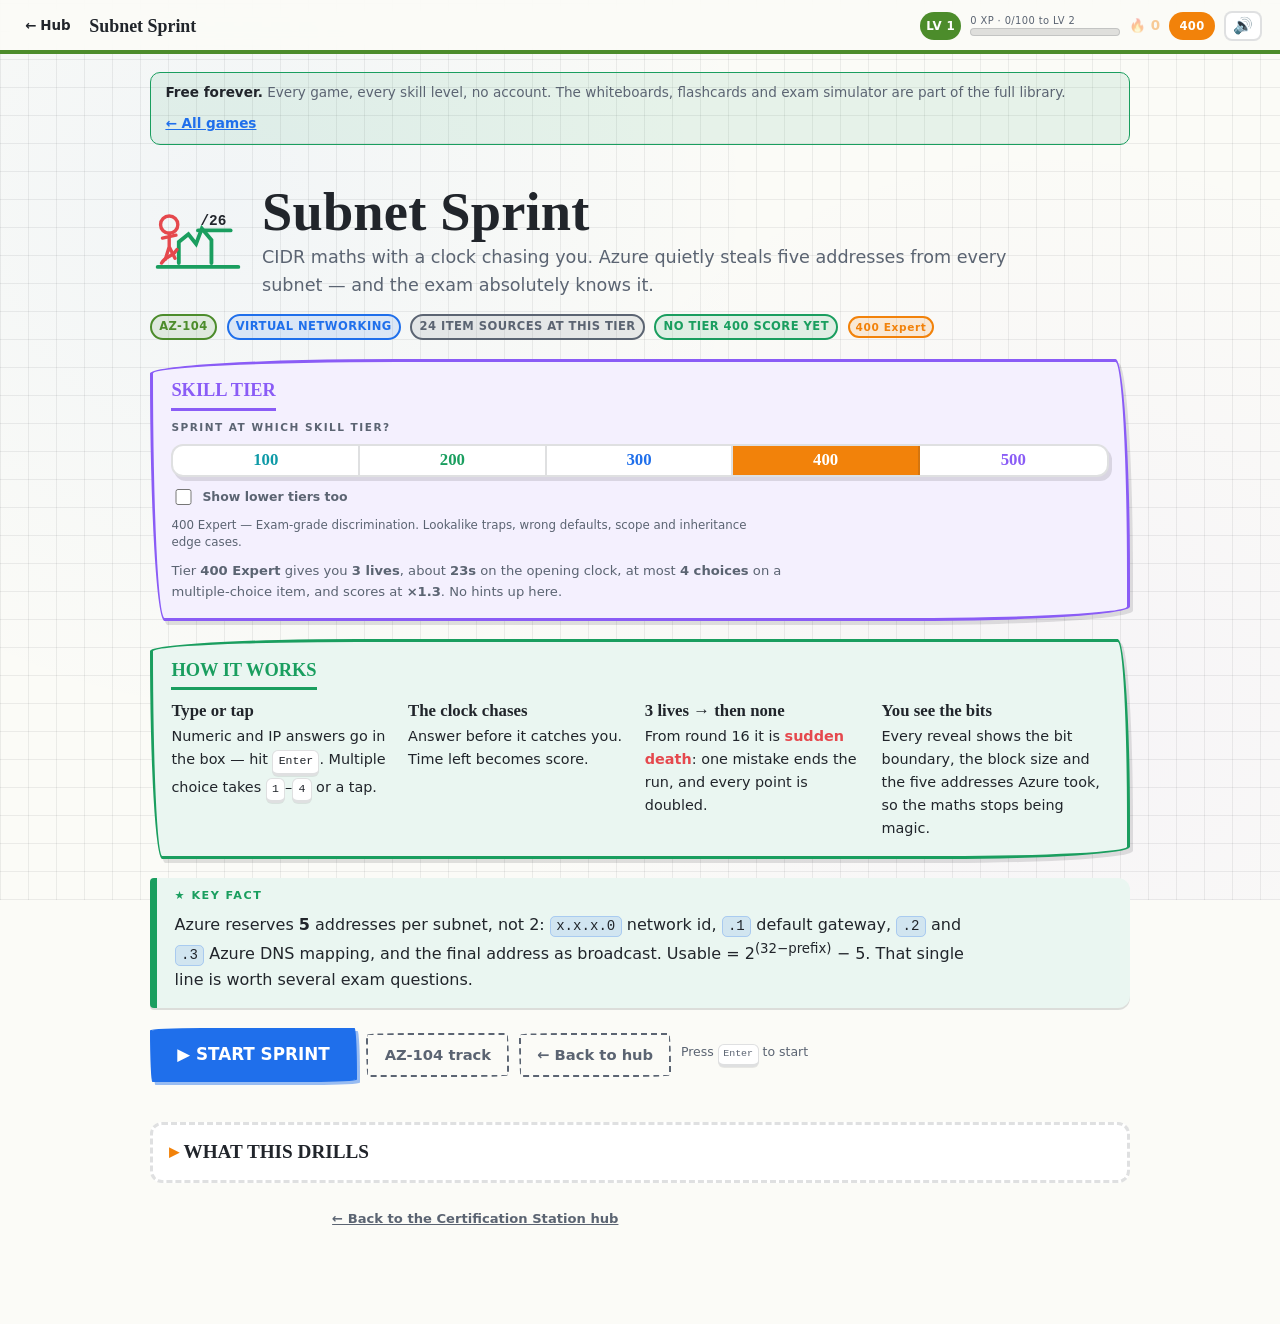
<file: station/games/subnet-sprint.html>
<!DOCTYPE html>
<html lang="en">
<head>
<meta charset="utf-8">
<meta name="viewport" content="width=device-width, initial-scale=1">
<title>Subnet Sprint — Certification Station</title>
<link rel="stylesheet" href="../assets/css/station.css">
<script src="../assets/js/station.js" defer></script>
<style>
/* ====================== SUBNET SPRINT — local styles ====================== */
.sp-wrap { max-width: 980px; margin: 0 auto; }

.sp-hero { display: flex; gap: 1rem; align-items: center; flex-wrap: wrap; }
.sp-hero h1 { margin: 0; }
.sp-mark { width: 96px; height: 96px; flex: 0 0 auto; }
.sp-mark .ln { fill: none; stroke: var(--mk-green); stroke-width: 4; stroke-linecap: round; }
.sp-mark .ln2 { fill: none; stroke: var(--mk-red); stroke-width: 3.5; stroke-linecap: round; }
.sp-mark text { font-family: var(--font-mono); font-size: 15px; font-weight: 700; fill: var(--ink); text-anchor: middle; }

.sp-rules { display: grid; gap: .6rem; grid-template-columns: repeat(auto-fit, minmax(200px,1fr)); }
.sp-rule { font-size: .9rem; }
.sp-rule b { display: block; font-family: var(--font-hand); font-size: 1.05rem; }

/* --- strip --- */
.sp-strip { display: flex; gap: .5rem; flex-wrap: wrap; justify-content: space-between; align-items: center; margin-bottom: .5rem; }
.sp-pill {
  display: inline-flex; align-items: baseline; gap: .35rem; white-space: nowrap;
  border: 2.5px solid var(--board-edge); border-radius: 999px;
  padding: .2rem .7rem; background: var(--board-2);
}
.sp-pill span { font-size: .62rem; letter-spacing: .12em; text-transform: uppercase; color: var(--ink-soft); }
.sp-pill b { font-family: var(--font-hand); font-size: 1.25rem; line-height: 1; }
.sp-lives { display: inline-flex; gap: .18rem; }
.sp-heart { width: 21px; height: 21px; color: var(--mk-red); }
.sp-heart path { fill: currentColor; }
.sp-heart.is-gone { opacity: .28; }
.sp-heart.is-gone path { fill: none; stroke: currentColor; stroke-width: 1.6; }
.sp-sudden {
  font-family: var(--font-hand); font-size: 1.05rem; font-weight: 700; color: #fff;
  background: var(--mk-red); border-radius: 999px; padding: .15rem .8rem;
  animation: cs-pulse 1s ease-in-out infinite;
}

/* --- the track (doubles as the timer) --- */
.sp-track {
  position: relative; margin-bottom: .9rem;
  border: 2.5px solid var(--board-edge); border-radius: 12px;
  background: var(--board-2); overflow: hidden;
}
.sp-track svg { display: block; width: 100%; height: 76px; }
.sp-road { stroke: var(--ink-soft); stroke-width: 2.5; stroke-linecap: round; opacity: .55; }
.sp-dash { stroke: var(--ink-soft); stroke-width: 2; stroke-dasharray: 7 9; opacity: .3; }
.sp-fig { stroke-linecap: round; stroke-linejoin: round; fill: none; }
.sp-runner { stroke: var(--mk-green); stroke-width: 3; }
.sp-chaser { stroke: var(--mk-red); stroke-width: 3; }
.sp-chaser .fillr { fill: color-mix(in srgb, var(--mk-red) 22%, transparent); }
.sp-tbar { height: 9px; background: color-mix(in srgb, var(--ink) 12%, transparent); }
.sp-tbar i { display: block; height: 100%; width: 100%; background: var(--mk-green); }
.sp-track.is-low .sp-tbar i { background: var(--mk-orange); }
.sp-track.is-crit .sp-tbar i { background: var(--mk-red); }

/* --- question --- */
.sp-q { margin: 0 0 1rem; }
.sp-q .qt { font-size: clamp(1.02rem, 2.6vw, 1.3rem); line-height: 1.45; font-weight: 600; margin: .35rem 0 0; max-width: none; }
.sp-q .qt code { font-family: var(--font-mono); font-size: .95em; }
.sp-qhead { display: flex; gap: .5rem; align-items: center; flex-wrap: wrap; }

/* --- answering --- */
.sp-answer { display: flex; gap: .55rem; flex-wrap: wrap; align-items: center; }
.sp-input {
  font-family: var(--font-mono); font-size: 1.35rem; font-weight: 700;
  padding: .5rem .8rem; width: min(100%, 300px);
  color: var(--ink); background: var(--board-2);
  border: 3px solid var(--ink); border-radius: 10px;
}
.sp-input:focus { outline: 3px solid var(--mk-blue); outline-offset: 2px; }
.sp-choices { display: grid; gap: .6rem; grid-template-columns: repeat(2, minmax(0,1fr)); }
@media (max-width: 560px) { .sp-choices { grid-template-columns: minmax(0,1fr); } }
.sp-choice {
  display: flex; align-items: center; gap: .6rem; text-align: left;
  padding: .7rem .9rem; min-height: 58px;
  font-size: .98rem; font-weight: 600; color: var(--ink); background: var(--board-2);
  border: 3px solid var(--ink); border-radius: 255px 14px 225px 14px / 14px 225px 14px 255px;
  box-shadow: var(--shadow-2); transition: transform .12s ease, border-color .12s ease, background .12s ease;
}
.sp-choice:nth-child(even) { border-radius: 14px 225px 14px 255px / 255px 14px 225px 14px; }
.sp-choice:hover:not(:disabled) { transform: translate(-2px,-2px); border-color: var(--mk-blue); }
.sp-choice .num {
  flex: 0 0 auto; width: 25px; height: 25px; border-radius: 50%;
  display: inline-flex; align-items: center; justify-content: center;
  font-size: .76rem; font-weight: 800; border: 2px solid var(--ink-soft); color: var(--ink-soft);
}
.sp-choice.is-right { border-color: var(--mk-green); background: color-mix(in srgb, var(--mk-green) 18%, var(--board-2)); }
.sp-choice.is-wrong { border-color: var(--mk-red);   background: color-mix(in srgb, var(--mk-red) 16%, var(--board-2)); }
.sp-choice.is-dim { opacity: .42; }
.sp-hint { font-size: .78rem; color: var(--ink-soft); }

/* --- reveal + viz --- */
.sp-reveal { margin-top: 1rem; }
.sp-reveal .key { font-family: var(--font-hand); font-size: clamp(1.15rem,3vw,1.5rem); margin: 0 0 .25rem; max-width: none; }
.sp-reveal .why { margin: 0 0 .6rem; font-size: .95rem; max-width: none; }
.sp-reveal .foot { display: flex; gap: .6rem; flex-wrap: wrap; align-items: center; margin-top: .7rem; }
.sp-points { font-family: var(--font-hand); font-size: 1.45rem; color: var(--mk-green); }

.sp-bits { display: flex; align-items: flex-end; gap: 9px; padding: .3rem 0 .1rem; min-width: 520px; }
.sp-oct { display: flex; flex-direction: column; align-items: center; gap: 3px; }
.sp-octrow { display: flex; gap: 2px; }
.sp-bit {
  width: 15px; height: 24px; line-height: 24px; text-align: center;
  font-family: var(--font-mono); font-size: .68rem; font-weight: 700;
  border-radius: 3px; color: var(--ink-soft);
  background: color-mix(in srgb, var(--ink) 8%, transparent);
  border: 1px solid transparent;
}
.sp-bit.net { color: #fff; background: var(--mk-blue); border-color: var(--mk-blue); }
.sp-bit.host { color: var(--mk-orange); background: color-mix(in srgb, var(--mk-orange) 20%, transparent); border-color: color-mix(in srgb, var(--mk-orange) 55%, transparent); }
.sp-bit.edge { box-shadow: 3px 0 0 var(--mk-red); }
.sp-oct em { font-family: var(--font-mono); font-size: .72rem; font-style: normal; color: var(--ink-soft); }
.sp-bitkey { display: flex; gap: 1rem; flex-wrap: wrap; font-size: .74rem; color: var(--ink-soft); margin-top: .35rem; }
.sp-bitkey i { display: inline-block; width: .65em; height: .65em; border-radius: 2px; margin-right: .3em; font-style: normal; }

.sp-ladder { width: 100%; font-size: .82rem; margin-top: .6rem; }
.sp-ladder td { padding: .3rem .5rem; }
.sp-ladder td:first-child { font-family: var(--font-mono); font-weight: 700; white-space: nowrap; }
.sp-ladder tr.res td { color: var(--mk-red); }
.sp-ladder tr.ok td { color: var(--mk-green); }
@media (max-width: 560px) {
  .sp-ladder { font-size: .7rem; }
  .sp-ladder td { padding: .25rem .35rem; }
  .sp-ladder td:first-child { font-size: .68rem; }
}

.sp-ranges { margin-top: .5rem; }
.sp-rline {
  display: flex; gap: .5rem; align-items: baseline; flex-wrap: wrap;
  font-size: .76rem; color: var(--ink-soft); margin: .55rem 0 .2rem;
}
.sp-rline b { font-size: .95rem; }
.sp-rline code { font-family: var(--font-mono); font-size: .82rem; }
.sp-rtrack {
  position: relative; height: 24px; border-radius: 7px;
  background: color-mix(in srgb, var(--ink) 6%, transparent);
  border: 1px solid var(--board-edge); overflow: hidden;
}
.sp-rtrack i { position: absolute; top: 2px; bottom: 2px; border-radius: 5px; min-width: 4px; font-style: normal; }
.sp-rtrack i.a { background: color-mix(in srgb, var(--mk-blue) 45%, transparent); border: 2px solid var(--mk-blue); }
.sp-rtrack i.b { background: color-mix(in srgb, var(--mk-purple) 45%, transparent); border: 2px solid var(--mk-purple); }
.sp-rtrack i.clash {
  border: 2px dashed var(--mk-red);
  background: repeating-linear-gradient(45deg,
    color-mix(in srgb, var(--mk-red) 70%, transparent) 0 4px, transparent 4px 9px);
}

/* --- game over --- */
.sp-final { text-align: center; }
.sp-final .big { font-family: var(--font-hand); font-size: clamp(3rem,14vw,6rem); line-height: .95; color: var(--az104); display: block; }
.sp-missrow {
  display: block; text-decoration: none; color: inherit;
  border-left: 6px solid var(--mk-red); border-radius: 3px 10px 10px 3px;
  background: color-mix(in srgb, var(--mk-red) calc(var(--wash-soft) * 100%), var(--board-2));
  padding: .6rem .8rem; transition: transform .14s ease;
}
.sp-missrow:hover { transform: translateX(3px); }
.sp-missrow .qq { display: block; font-size: .86rem; color: var(--ink-soft); margin-bottom: .2rem; }
.sp-missrow .kk { font-family: var(--font-hand); font-size: 1.08rem; }
.sp-missrow .ll { font-size: .74rem; color: var(--mk-blue); font-weight: 700; }
.sp-miss { display: grid; gap: .55rem; }
.sp-fambar { display: grid; grid-template-columns: minmax(110px,36%) 1fr auto; gap: .5rem; align-items: center; font-size: .78rem; }
.sp-fambar i { display: block; height: 11px; border-radius: 999px; min-width: 4px; font-style: normal; }

/* --- drills --- */
.sp-details { border: 3px dashed var(--board-edge); border-radius: 12px; padding: .75rem 1rem; margin-top: 2.5rem; background: var(--board-2); }
.sp-details > summary { cursor: pointer; font-family: var(--font-hand); font-size: 1.2rem; font-weight: 700; list-style: none; }
.sp-details > summary::-webkit-details-marker { display: none; }
.sp-details > summary::before { content: "▸ "; color: var(--mk-orange); }
.sp-details[open] > summary::before { content: "▾ "; }
.sp-drillgrid { display: grid; gap: .6rem; grid-template-columns: repeat(auto-fit, minmax(230px,1fr)); margin-top: .9rem; }
.sp-drill {
  display: block; text-decoration: none; color: inherit;
  border: 2px solid var(--board-edge); border-left-width: 6px; border-left-color: var(--dc, var(--mk-blue));
  border-radius: 10px; padding: .6rem .75rem; transition: transform .14s ease;
}
.sp-drill:hover { transform: translateY(-2px); border-color: var(--dc, var(--mk-blue)); border-left-color: var(--dc, var(--mk-blue)); }
.sp-drill b { display: block; font-family: var(--font-hand); font-size: 1.05rem; }
.sp-drill span { font-size: .78rem; color: var(--ink-soft); }
.sp-kbdhint { font-size: .78rem; color: var(--ink-soft); }
@media (max-width: 520px) { .sp-kbdhint { display: none; } }

/* --- tier furniture --- */
.sp-tierbox { margin-bottom: 1.1rem; }
.sp-hintrow { margin-top: .75rem; display: flex; gap: .5rem; align-items: center; flex-wrap: wrap; min-width: 0; }
.sp-hintout {
  display: flex; gap: .5rem; align-items: baseline; flex-wrap: wrap; min-width: 0;
  border-left: 6px solid var(--mk-orange); border-radius: 3px 10px 10px 3px;
  background: color-mix(in srgb, var(--mk-orange) calc(var(--wash-soft) * 100%), var(--board-2));
  padding: .5rem .75rem; font-size: .9rem;
}
.sp-hintout b { font-family: var(--font-hand); font-size: 1.05rem; color: var(--mk-orange); }
.sp-hintout span { min-width: 0; overflow-wrap: anywhere; }
</style>
</head>
<body>
<div class="page">
  <div class="sp-wrap">

    <!-- ============================ START ============================ -->
    <section id="scr-start">
      <div class="sp-hero">
        <svg class="sp-mark" viewBox="0 0 100 100" aria-hidden="true">
          <path class="ln" d="M8 78h84"/>
          <path class="ln" d="M30 74V52l10-8 8 10 6-16 10 12v24"/>
          <path class="ln2" d="M12 74c6-10 10-4 16-14"/>
          <circle class="ln2" cx="20" cy="34" r="9"/>
          <path class="ln2" d="M20 43v14M13 48l14-3M16 70l4-13 6 12"/>
          <text x="66" y="34">/26</text>
          <path class="ln" d="M50 40h34"/>
        </svg>
        <div>
          <h1>Subnet&nbsp;Sprint</h1>
          <p class="lede" style="margin:0">CIDR maths with a clock chasing you. Azure quietly steals five addresses
            from every subnet — and the exam absolutely knows it.</p>
        </div>
      </div>

      <div class="row" style="margin:.9rem 0 1.2rem">
        <span class="chip chip--az104">AZ-104</span>
        <span class="chip chip--blue">Virtual networking</span>
        <span class="chip chip--ink" id="bank-size">— item types</span>
        <span class="chip chip--green" id="best-chip">no score yet</span>
        <span class="tier-pill" id="tier-chip">400 Expert</span>
      </div>

      <div class="marker-box mk-purple sp-tierbox">
        <div class="box-title" style="color:var(--mk-purple)">SKILL TIER</div>
        <div id="tier-picker-host"></div>
        <p class="small" id="tier-line" style="margin:.55rem 0 0">—</p>
      </div>

      <div id="tier-empty-host"></div>

      <div class="marker-box mk-green">
        <div class="box-title" style="color:var(--mk-green)">HOW IT WORKS</div>
        <div class="sp-rules">
          <div class="sp-rule"><b>Type or tap</b>Numeric and IP answers go in the box — hit <span class="kbd">Enter</span>.
            Multiple choice takes <span class="kbd">1</span>–<span class="kbd">4</span> or a tap.</div>
          <div class="sp-rule"><b>The clock chases</b>Answer before it catches you. Time left becomes score.</div>
          <div class="sp-rule" id="rule-lives"><b>Three lives → then none</b>From round 16 it is <strong style="color:var(--mk-red)">sudden death</strong>:
            one mistake ends the run, and every point is doubled.</div>
          <div class="sp-rule"><b>You see the bits</b>Every reveal shows the bit boundary, the block size and the five
            addresses Azure took, so the maths stops being magic.</div>
        </div>
      </div>

      <div class="keyfact">
        <p style="margin:0">Azure reserves <strong>5</strong> addresses per subnet, not 2:
          <code>x.x.x.0</code> network id, <code>.1</code> default gateway, <code>.2</code> and <code>.3</code> Azure DNS mapping,
          and the final address as broadcast. Usable = 2<sup>(32−prefix)</sup> − 5. That single line is worth several exam questions.</p>
      </div>

      <div class="row" id="start-row" style="margin-top:1.2rem">
        <button class="btn btn--primary btn--lg" id="btn-start">▶ START SPRINT</button>
        <a class="btn btn--ghost" href="../index.html#unlock" class="locked">AZ-104 track</a>
        <a class="btn btn--ghost" href="../index.html">← Back to hub</a>
        <span class="sp-kbdhint">Press <span class="kbd">Enter</span> to start</span>
      </div>
    </section>

    <!-- ============================ PLAY ============================ -->
    <section id="scr-play" class="is-hidden">
      <div class="sp-strip">
        <span class="sp-pill"><span>Score</span><b id="ui-score">0</b></span>
        <span class="sp-pill"><span>Combo</span><b id="ui-combo">×1.0</b></span>
        <span class="sp-pill"><span>Round</span><b id="ui-round">1</b></span>
        <span class="sp-pill"><span>Lives</span><span class="sp-lives" id="ui-lives"></span></span>
        <span class="sp-sudden is-hidden" id="ui-sudden">SUDDEN DEATH</span>
      </div>

      <div class="sp-track" id="ui-track">
        <svg viewBox="0 0 400 76" aria-hidden="true">
          <path class="sp-road" d="M6 64h388"/>
          <path class="sp-dash" d="M6 70h388"/>
          <!-- runner -->
          <g id="fig-runner" transform="translate(348 0)">
            <g class="sp-fig sp-runner">
              <circle cx="0" cy="26" r="6"/>
              <path d="M0 32v14M-8 38l8-3 9 4M-7 62l7-16 8 15"/>
            </g>
          </g>
          <!-- chaser: a clock with legs -->
          <g id="fig-chaser" transform="translate(10 0)">
            <g class="sp-fig sp-chaser">
              <circle class="fillr" cx="0" cy="34" r="13"/>
              <path d="M0 34V26M0 34l7 4M-9 22l-5-5M9 22l5-5"/>
              <path d="M-7 47l-4 15M7 47l4 15"/>
            </g>
          </g>
        </svg>
        <div class="sp-tbar"><i id="ui-timerfill"></i></div>
      </div>

      <div class="marker-box mk-blue sp-q">
        <div class="sp-qhead">
          <span class="chip" id="ui-con">—</span>
          <span class="small" id="ui-tag"></span>
        </div>
        <p class="qt" id="ui-q">…</p>
      </div>

      <div id="ui-answerhost"></div>
      <div class="sp-hintrow" id="ui-hint"></div>
      <div id="ui-reveal" class="sp-reveal is-hidden" aria-live="polite"></div>
    </section>

    <!-- ========================== GAME OVER ========================== -->
    <section id="scr-over" class="is-hidden">
      <div class="board sp-final">
        <p class="small" style="letter-spacing:.2em;margin:0">SPRINT OVER</p>
        <span class="big" id="fin-score">0</span>
        <p id="fin-delta" style="font-weight:700">—</p>
        <div class="row" style="justify-content:center;margin-top:.7rem">
          <span class="chip chip--blue" id="fin-rounds">0 rounds</span>
          <span class="chip chip--green" id="fin-acc">0%</span>
          <span class="chip chip--orange" id="fin-combo">best combo 0</span>
          <span class="chip chip--purple" id="fin-fast">—</span>
          <span class="tier-pill" id="fin-tier">400</span>
        </div>
        <div class="row" style="justify-content:center;margin-top:1.1rem">
          <button class="btn btn--primary btn--lg" id="btn-again">↻ SPRINT AGAIN</button>
          <a class="btn btn--ghost" href="../index.html">← Hub</a>
        </div>
        <p class="small" style="margin-top:.6rem">Press <span class="kbd">R</span> to go again.</p>
      </div>

      <div id="fin-missblock">
        <h2>Where you tripped 🩹</h2>
        <p class="muted" style="margin-bottom:.8rem">Every row links to the whiteboard that covers it.</p>
        <div class="sp-miss" id="fin-miss"></div>
        <h3>Damage by concept</h3>
        <div id="fin-fambars" style="display:grid;gap:.35rem"></div>
      </div>
    </section>

    <!-- ========================= WHAT THIS DRILLS ========================= -->
    <details class="sp-details no-print">
      <summary>WHAT THIS DRILLS</summary>
      <p class="small" style="margin-top:.6rem">Item types in the rotation, and the board that fixes each weakness.</p>
      <div class="sp-drillgrid" id="drill-grid"></div>
      <div class="trap" style="margin-top:1rem">
        <p style="margin:0"><strong>The four that kill people:</strong> (1) subtracting 2 instead of 5;
          (2) forgetting <code>GatewaySubnet</code> / <code>AzureFirewallSubnet</code> / <code>AzureBastionSubnet</code>
          must be named <em>exactly</em> that, with no other resources in them;
          (3) assuming peering is transitive; (4) planning overlapping address space with on-prem, which quietly
          removes VPN/ExpressRoute and peering from the table forever.</p>
      </div>
    </details>

    <p class="center small no-print" style="margin-top:1.6rem">
      <a href="../index.html" style="font-weight:700">← Back to the Certification Station hub</a>
    </p>

  </div>
</div>

<script>
document.addEventListener('DOMContentLoaded', function () {
  'use strict';
  var S = window.Station;
  var GAME_ID = 'subnet-sprint';
  S.mountHud({ title: 'Subnet Sprint', cert: 'az104', back: '../index.html' });

  var $ = function (id) { return document.getElementById(id); };
  var scrStart = $('scr-start'), scrPlay = $('scr-play'), scrOver = $('scr-over');

  /* ------------------------------------------------------------------ *
   * Concepts → whiteboards
   * ------------------------------------------------------------------ */
  var CON = {
    reserved: { n: 'The 5 reserved IPs',  wb: 'az104-networking',     col: 'var(--mk-red)' },
    math:     { n: 'CIDR block maths',    wb: 'az104-networking',     col: 'var(--mk-blue)' },
    overlap:  { n: 'Overlap & peering',   wb: 'az104-networking',     col: 'var(--mk-purple)' },
    named:    { n: 'Named subnets',       wb: 'az104-networking',     col: 'var(--mk-orange)' },
    sizing:   { n: 'Right-sizing subnets',wb: 'az104-networking',     col: 'var(--mk-green)' },
    ops:      { n: 'Operational traps',   wb: 'az104-networking',     col: 'var(--mk-pink)' },
    design:   { n: 'Address plan design', wb: 'az305-decision-trees', col: 'var(--mk-teal)' },
    basics:   { n: 'Networking basics',   wb: 'az104-networking',     col: 'var(--mk-teal)' }
  };

  /* ------------------------------------------------------------------ *
   * IP helpers (no bitwise — stays correct above 2^31)
   * ------------------------------------------------------------------ */
  function ipToInt(ip) {
    var p = ip.split('.');
    return ((+p[0]) * 16777216) + ((+p[1]) * 65536) + ((+p[2]) * 256) + (+p[3]);
  }
  function intToIp(n) {
    return Math.floor(n / 16777216) % 256 + '.' + Math.floor(n / 65536) % 256 + '.' +
           Math.floor(n / 256) % 256 + '.' + (n % 256);
  }
  function blockSize(p) { return Math.pow(2, 32 - p); }
  function usable(p) { return blockSize(p) - 5; }
  function bitAt(n, i) { return Math.floor(n / Math.pow(2, 31 - i)) % 2; }
  function randInt(a, b) { return a + Math.floor(Math.random() * (b - a + 1)); }
  function choice(arr) { return arr[Math.floor(Math.random() * arr.length)]; }

  var SPACES = [
    { base: ipToInt('10.0.0.0'), p: 8 },
    { base: ipToInt('172.16.0.0'), p: 12 },
    { base: ipToInt('192.168.0.0'), p: 16 }
  ];
  /** Aligned random network address for a given prefix, inside RFC1918 space. */
  function randNet(prefix) {
    var pool = SPACES.filter(function (s) { return s.p <= prefix - 2; });
    var sp = choice(pool.length ? pool : [SPACES[0]]);
    var slots = Math.pow(2, prefix - sp.p);
    return sp.base + randInt(0, Math.min(slots - 1, 4000)) * blockSize(prefix);
  }
  function cidr(net, p) { return intToIp(net) + '/' + p; }
  function fmt(n) { return String(n).replace(/\B(?=(\d{3})+(?!\d))/g, ','); }

  /* ------------------------------------------------------------------ *
   * Visualisations
   * ------------------------------------------------------------------ */
  function bitsViz(net, p) {
    var h = '<div class="scroll-x"><div class="sp-bits">';
    for (var o = 0; o < 4; o++) {
      h += '<div class="sp-oct"><div class="sp-octrow">';
      for (var b = 0; b < 8; b++) {
        var i = o * 8 + b;
        var cls = i < p ? 'net' : 'host';
        if (i === p - 1) cls += ' edge';
        h += '<div class="sp-bit ' + cls + '">' + bitAt(net, i) + '</div>';
      }
      h += '</div><em>' + (Math.floor(net / Math.pow(256, 3 - o)) % 256) + '</em></div>';
    }
    h += '</div></div>' +
         '<div class="sp-bitkey">' +
           '<span><i style="background:var(--mk-blue)"></i>network bits: ' + p + '</span>' +
           '<span><i style="background:var(--mk-orange)"></i>host bits: ' + (32 - p) + '</span>' +
           '<span style="color:var(--mk-red)">red edge = the /' + p + ' boundary</span>' +
         '</div>' +
         '<p class="small" style="margin:.45rem 0 0">2<sup>' + (32 - p) + '</sup> = <b>' + fmt(blockSize(p)) +
         '</b> addresses in the block → minus Azure’s 5 → <b style="color:var(--mk-green)">' + fmt(usable(p)) +
         '</b> usable. Doubling the host bits doubles the block: /' + p + ' → /' + (p - 1) + ' is exactly twice the size.</p>';
    return h;
  }

  function ladderViz(net, p) {
    var last = net + blockSize(p) - 1;
    return '<table class="sp-ladder"><tbody>' +
      '<tr class="res"><td>' + intToIp(net) + '</td><td>network identifier — never assignable</td></tr>' +
      '<tr class="res"><td>' + intToIp(net + 1) + '</td><td>default gateway (Azure takes it, always)</td></tr>' +
      '<tr class="res"><td>' + intToIp(net + 2) + '</td><td>Azure DNS mapping</td></tr>' +
      '<tr class="res"><td>' + intToIp(net + 3) + '</td><td>Azure DNS mapping (future use)</td></tr>' +
      '<tr class="ok"><td>' + intToIp(net + 4) + ' … ' + intToIp(last - 1) + '</td><td><b>yours</b> — ' + fmt(usable(p)) + ' addresses</td></tr>' +
      '<tr class="res"><td>' + intToIp(last) + '</td><td>broadcast — never assignable</td></tr>' +
      '</tbody></table>';
  }

  function rangeViz(aNet, aP, bNet, bP) {
    var aEnd = aNet + blockSize(aP) - 1, bEnd = bNet + blockSize(bP) - 1;
    var lo = Math.min(aNet, bNet), hi = Math.max(aEnd, bEnd);
    var span = (hi - lo) + 1;
    var pad = span * 0.05;
    var L = lo - pad, R = hi + pad + 1;
    var pct = function (v) { return (v - L) / (R - L) * 100; };
    var oLo = Math.max(aNet, bNet), oHi = Math.min(aEnd, bEnd);
    var clash = oLo <= oHi;

    function row(tag, net, p, cls) {
      var end = net + blockSize(p) - 1;
      var left = pct(net), width = Math.max(1.2, pct(end + 1) - pct(net));
      var h = '<div class="sp-rline"><b style="color:var(--mk-' + (cls === 'a' ? 'blue' : 'purple') + ')">' + tag + '</b>' +
              '<code>' + cidr(net, p) + '</code><span>' + intToIp(net) + ' → ' + intToIp(end) + '</span></div>' +
              '<div class="sp-rtrack"><i class="' + cls + '" style="left:' + left.toFixed(2) + '%;width:' + width.toFixed(2) + '%"></i>';
      if (clash) {
        h += '<i class="clash" style="left:' + pct(oLo).toFixed(2) + '%;width:' + Math.max(1.2, pct(oHi + 1) - pct(oLo)).toFixed(2) + '%"></i>';
      }
      return h + '</div>';
    }

    var note = clash
      ? '<p class="small" style="margin:.45rem 0 0;color:var(--mk-red)"><b>Shared:</b> ' +
        intToIp(oLo) + ' – ' + intToIp(oHi) + ' belongs to both (the hatched band). Peering is refused, full stop.</p>'
      : '<p class="small" style="margin:.45rem 0 0;color:var(--mk-green)">Not one address in common — peering is allowed, across regions, subscriptions and tenants alike.</p>';

    return '<div class="sp-ranges">' + row('A', aNet, aP, 'a') + row('B', bNet, bP, 'b') + '</div>' + note;
  }

  /* ------------------------------------------------------------------ *
   * Authored banks
   * ------------------------------------------------------------------ */
  var NAMED = [
    { tier: 400, q: 'What is the minimum size for <code>AzureFirewallSubnet</code>?',
      ch: ['/26', '/27', '/28', '/24'], a: 0,
      k: 'AzureFirewallSubnet — exact name, /26 minimum',
      w: 'Azure Firewall needs a /26 so it can scale out; the subnet must be named AzureFirewallSubnet exactly, and nothing else may live in it.' },
    { tier: 400, q: 'What is the minimum size for <code>AzureBastionSubnet</code> under the current requirement?',
      ch: ['/26', '/27', '/28', '/29'], a: 0,
      k: 'AzureBastionSubnet — /26 or larger now',
      w: 'Bastion originally accepted /27; current guidance requires /26 or larger to support scale units and future features. The name is fixed.' },
    { tier: 400, q: 'What is the absolute minimum size Azure accepts for a <code>GatewaySubnet</code>?',
      ch: ['/29', '/27', '/26', '/28'], a: 0,
      k: '/29 works, /27 or larger is what you actually deploy',
      w: '/29 is accepted but leaves no room for ExpressRoute+VPN coexistence, active-active or future gateway features — design guidance is /27 or larger.' },
    { tier: 400, q: 'A subnet named <code>GatewaySubnet-Prod</code> is created for the VPN gateway. What happens?',
      ch: ['Gateway deployment fails — the name must be exactly GatewaySubnet', 'It works, names are cosmetic', 'It works but only for route-based gateways', 'Azure renames it automatically'], a: 0,
      k: 'the name IS the API contract',
      w: 'Gateway, Firewall, Bastion and Route Server subnets are discovered by exact name. No prefix, no suffix, no different casing.' },
    { tier: 400, q: 'Which resources may you deploy into <code>GatewaySubnet</code> alongside the gateway?',
      ch: ['None — it is reserved for the gateway', 'NVAs only', 'Any VM, if an NSG allows it', 'Private endpoints only'], a: 0,
      k: 'gateway subnet holds gateways and nothing else',
      w: 'Putting other resources in GatewaySubnet is unsupported and breaks gateway operations.' },
    { tier: 400, q: 'Azure Route Server requires a dedicated subnet. What must it be called and how big?',
      ch: ['RouteServerSubnet, /27 or larger', 'AzureRouteServerSubnet, /26', 'RouteServerSubnet, /29', 'Any name, /28'], a: 0,
      k: 'RouteServerSubnet, minimum /27',
      w: 'Route Server has the same exact-name pattern as the other platform subnets, with a /27 minimum.' },
    { tier: 200, q: 'What is the smallest subnet Azure will let you create at all?',
      ch: ['/29 — 3 usable addresses', '/30 — 2 usable', '/31 — point-to-point', '/28 — 11 usable'], a: 0,
      k: '/29 floor, and only 3 usable after the 5 reserved',
      w: 'Azure IPv4 subnets run from /29 (smallest) to /2 (largest). A /29 has 8 addresses, 5 of which Azure takes.' },
    { tier: 400, q: 'Azure Firewall is deployed in forced-tunnelling mode. What second subnet is required?',
      ch: ['AzureFirewallManagementSubnet, /26 minimum', 'AzureFirewallSubnet2, /27', 'GatewaySubnet, /27', 'No second subnet is needed'], a: 0,
      k: 'forced tunnelling = a second /26 management subnet',
      w: 'Management traffic is separated onto AzureFirewallManagementSubnet so the platform can still reach the firewall when you route 0.0.0.0/0 on-prem.' },
    { tier: 400, q: 'App Service regional VNet integration needs a subnet. What is true of it?',
      ch: ['It must be empty and delegated to Microsoft.Web/serverFarms', 'It can be shared with the VMs it talks to', 'It must be called AppServiceSubnet', 'It must be a /29'], a: 0,
      k: 'delegation = the subnet is handed to one service',
      w: 'A delegated subnet is dedicated to that service; plan a /26 so scale-out has addresses (each instance consumes one).' },
    { tier: 300, q: 'AKS with Azure CNI (not overlay): how do you size the node subnet?',
      ch: ['Nodes + (nodes × max pods per node) + upgrade headroom', 'One address per node', 'One address per service', 'Nodes + 5 reserved only'], a: 0,
      k: 'Azure CNI gives every POD an address from the subnet',
      w: 'With classic Azure CNI every pod gets a real VNet IP, so a /24 disappears fast; kubenet and CNI Overlay put pods on a separate address space.' }
  ];

  var OPS = [
    { tier: 300, q: 'Subnet <code>10.0.1.0/24</code> currently hosts six VMs. You need to change its range to <code>/23</code>. What has to happen first?',
      ch: ['Remove the resources from the subnet — Azure blocks the range change while it is occupied', 'Nothing, resize is always online', 'Delete the whole VNet', 'Stop the VMs; deallocated NICs are ignored'], a: 0,
      k: 'occupied subnets resist resizing',
      w: 'The classic exam answer: move or delete the resources (NICs, endpoints, delegated services) before editing the prefix. Design the address plan generously the first time.' },
    { tier: 400, q: 'You must add <code>10.50.0.0/16</code> to a VNet that is already peered with two others.',
      ch: ['Add the space, then re-sync the peering on both sides', 'Delete and recreate every peering first', 'Impossible once peered', 'Peering picks it up instantly with no action'], a: 0,
      k: 'add space then SYNC the peerings',
      w: 'Peers cache the remote address space. Older Azure forced a delete/recreate; now you add the range and trigger a peering sync on both sides — but something must be re-synced either way.' },
    { tier: 400, q: 'Spoke A is peered to the hub. Spoke B is peered to the hub. Spoke A cannot reach Spoke B. Why?',
      ch: ['VNet peering is not transitive', 'The peerings need "allow gateway transit"', 'NSGs block it by default', 'The spokes are in different regions'], a: 0,
      k: 'peering is NEVER transitive',
      w: 'Spoke-to-spoke needs a routed hop: firewall/NVA in the hub with UDRs, Azure Route Server, or Virtual WAN — or a direct peering between the spokes.' },
    { tier: 400, q: 'VNet A is <code>10.0.0.0/16</code> in West US. VNet B is <code>10.0.0.0/24</code> in North Europe. Can you peer them?',
      ch: ['No — the address spaces overlap', 'Yes, global peering allows overlap', 'Yes, if you use a gateway instead', 'Only if they are in the same subscription'], a: 0,
      k: 'overlap kills peering, region and tenant do not',
      w: 'Global VNet peering happily crosses regions, subscriptions and tenants. It never tolerates a single overlapping address.' },
    { tier: 200, q: 'A subnet range of <code>10.5.0.0/24</code> is proposed for a VNet whose address space is <code>10.4.0.0/16</code>.',
      ch: ['Rejected — a subnet must sit inside the VNet address space', 'Accepted, subnets are independent', 'Accepted, Azure expands the VNet automatically', 'Accepted with a warning'], a: 0,
      k: 'subnets are carved FROM the VNet space',
      w: 'You add address space to the VNet first, then carve subnets out of it. Subnets can never sit outside or straddle the boundary.' },
    { tier: 300, q: 'Someone proposes subnets <code>10.1.0.0/24</code> and <code>10.1.0.128/25</code> in the same VNet.',
      ch: ['Rejected — those two overlap', 'Accepted — different prefixes', 'Accepted if in different regions', 'Accepted but the second is unusable'], a: 0,
      k: '/25 at .128 lives inside the /24',
      w: '10.1.0.0/24 covers .0–.255, which already contains .128–.255. Subnets inside a VNet must be strictly non-overlapping.' },
    { tier: 300, q: 'How many private IP addresses does each private endpoint consume from its subnet?',
      ch: ['One per endpoint', 'Five', 'None — it uses the public IP', 'One per client'], a: 0,
      k: 'private endpoint = one NIC = one IP',
      w: 'Size subnets that host private endpoints for growth: every PaaS resource you privatise costs another address.' },
    { tier: 300, q: 'Your Azure address plan reuses <code>192.168.1.0/24</code>, which also exists in the on-prem datacentre. Consequence?',
      ch: ['Site-to-site VPN / ExpressRoute routing to that range breaks', 'Nothing — NAT handles it', 'Only DNS is affected', 'Azure automatically re-addresses the VNet'], a: 0,
      k: 'overlap with on-prem poisons hybrid connectivity',
      w: 'Hybrid routing has no NAT by default. Overlapping ranges are the single most expensive address-plan mistake because fixing it means re-addressing live workloads.' },
    { tier: 400, q: 'You want to delete a subnet, but the portal refuses.',
      ch: ['Something still references it: a NIC, delegation, private endpoint or service endpoint policy', 'Subnets can never be deleted', 'You need Owner on the subscription', 'Only Azure CLI can delete subnets'], a: 0,
      k: 'delete blocked = something still holds a reference',
      w: 'Empty it properly — NICs, delegated services, private endpoints, gateways — then the delete succeeds.' },
    { tier: 400, q: 'A VNet in West Europe must talk to a VNet in the same region owned by another Entra ID tenant, with no gateway hop.',
      ch: ['VNet peering (it works across tenants and subscriptions)', 'VPN gateway VNet-to-VNet only', 'Impossible across tenants', 'ExpressRoute only'], a: 0,
      k: 'peering crosses subscription and tenant boundaries',
      w: 'Cross-tenant peering just needs the right permission on both sides; the constraint that matters is still non-overlapping address space.' },
    { tier: 300, q: 'Which statement about NSGs and subnets is correct?',
      ch: ['One NSG per subnet, but one NSG can be associated with many subnets', 'One NSG per VNet', 'NSGs can only be attached to NICs', 'Each subnet can have several NSGs'], a: 0,
      k: 'subnet ↔ NSG is one-to-one; NSG ↔ subnets is one-to-many',
      w: 'A subnet holds at most one NSG (plus optionally one per NIC — both are evaluated). Reusing one NSG across subnets is normal.' },
    { tier: 400, q: 'Traffic from a VM to another VM in a peered VNet is not hitting your firewall in the hub.',
      ch: ['Add a UDR on the subnet pointing at the firewall — peering routes are direct by default', 'Enable "allow forwarded traffic" only', 'Delete the peering', 'Add an NSG allow rule'], a: 0,
      k: 'peering installs a direct system route',
      w: 'Peering creates system routes straight to the peer. To force inspection you must override with a user-defined route to the NVA’s private IP.' },
    { tier: 400, q: 'A subnet uses a service endpoint for Storage. On-prem servers over ExpressRoute now need access to the same account.',
      ch: ['Service endpoints do not extend on-prem — use a private endpoint', 'Add the on-prem range to the subnet', 'Enable service endpoint policies', 'It already works'], a: 0,
      k: 'service endpoints are VNet-only; private endpoints are reachable from on-prem',
      w: 'Service endpoints tag traffic leaving a subnet. On-prem traffic never leaves that subnet, so it does not qualify.' },
    { tier: 200, q: 'You need 3 IP addresses for a small appliance cluster and want the smallest possible subnet.',
      ch: ['/29 — 8 addresses, 3 usable', '/30 — 4 addresses', '/28 — 16 addresses', '/31 — 2 addresses'], a: 0,
      k: '/29 is the floor and gives exactly 3',
      w: 'Anything smaller than /29 is rejected by Azure outright — the platform needs its five.' }
  ];

  var DESIGN = [
    { tier: 500, q: 'Hub-and-spoke for four business units, each needing ~2,000 addresses, with room to double. Which VNet size per spoke?',
      ch: ['/21 (2,048 addresses) with a /20 reserved per unit', '/24', '/29', '/16 per spoke'], a: 0,
      k: 'size for two doublings, allocate on nibble boundaries',
      w: 'Design address plans with headroom on clean boundaries: resizing later means emptying subnets, and overlapping later means re-addressing.' },
    { tier: 500, q: 'Which range should you avoid handing to a VNet that will later connect to a partner network over VPN?',
      ch: ['Anything the partner also uses — verify their plan first', '10.0.0.0/8 always', 'Only 192.168.0.0/16', 'Anything larger than /16'], a: 0,
      k: 'overlap is the only hard blocker in hybrid design',
      w: 'RFC1918 space is enormous; the constraint is not which block you pick, it is that nobody you will ever connect to picked the same one.' },
    { tier: 300, q: 'How many /26 subnets can you carve from a single /22?',
      ch: ['16', '4', '8', '64'], a: 0,
      k: '2^(26−22) = 16',
      w: 'Every extra bit of prefix halves the block: /22 → /23 is 2, /24 is 4, /25 is 8, /26 is 16.' },
    { tier: 400, q: 'A VNet is <code>10.10.0.0/16</code>. Which of these subnets is safe to add alongside <code>10.10.0.0/22</code> and <code>10.10.8.0/21</code>?',
      ch: ['10.10.16.0/24', '10.10.4.0/23', '10.10.9.0/24', '10.10.0.128/25'], a: 0,
      k: 'walk the boundaries: /22 ends at .3.255, /21 covers .8–.15',
      w: '10.10.4.0/23 collides with nothing here — but 10.10.9.0/24 sits inside the /21 and 10.10.0.128/25 sits inside the /22. Only .16.0/24 is clear of both.' },
    { tier: 300, q: 'A /24 subnet hosts 200 VMs, and the team wants to add 60 more. What is the honest answer?',
      ch: ['It does not fit — /24 gives 251 usable; move to a /23', 'Add them, /24 holds 254', 'Add a second NIC to each VM', 'Enable IP forwarding'], a: 0,
      k: '/24 = 251 usable in Azure, not 254',
      w: '256 − 5 = 251. 200 + 60 = 260, so the subnet is short by nine addresses and needs a /23 (507 usable).' },
    { tier: 300, q: 'You plan a /27 for a subnet that will hold 25 VMs plus an internal load balancer frontend.',
      ch: ['Too small — /27 gives 27 usable and leaves almost no headroom', 'Fine, /27 gives 32 usable', 'Fine, load balancer frontends are free', 'Too big'], a: 0,
      k: 'ILB frontends and private endpoints eat subnet IPs too',
      w: '32 − 5 = 27 usable. 25 VMs + a frontend leaves one spare address; one scale event and the deployment fails.' }
  ];


  /* ================================================================== *
   * TIER 100 — FOUNDATION. Vocabulary and the mental model. Nobody here
   * has opened the portal yet, and nothing below assumes they have.
   * ================================================================== */
  var T100 = [
    { tier: 100, c: 'basics', q: 'What is an IP address, in one line?',
      ch: ['A number that identifies one network interface so traffic can be delivered to it', 'A name you type into a browser', 'A password used to join a network'], a: 0,
      k: 'an address, not a name',
      w: 'Every network interface in a VNet gets one from the subnet it sits in. DNS is the separate thing that turns a name into one of these.' },
    { tier: 100, c: 'basics', q: 'What is a subnet?',
      ch: ['A slice of a larger network range, holding a group of addresses that sit together', 'A single computer on the network', 'A cable connecting two buildings'], a: 0,
      k: 'a subnet is a range carved out of a bigger range',
      w: 'In Azure you first give a VNet an address space, and then you cut subnets out of it.' },
    { tier: 100, c: 'math', q: 'In <code>10.0.0.0/24</code>, what does the <code>/24</code> mean?',
      ch: ['The first 24 bits are fixed as the network — the remaining 8 bits are free for hosts', 'There are 24 addresses in the range', 'It is the 24th subnet in the VNet'], a: 0,
      k: 'the number after the slash counts fixed network bits',
      w: '32 total bits minus 24 network bits leaves 8 host bits, and 2 to the power of 8 is 256 addresses.' },
    { tier: 100, c: 'math', q: 'How many addresses are in a <code>/24</code> block altogether?',
      ch: ['256', '254', '1024'], a: 0,
      k: '2^(32−24) = 256',
      w: 'That is the size of the block. How many you can actually assign is a different question, and in Azure the answer is smaller.' },
    { tier: 100, c: 'reserved', q: 'How many addresses does Azure reserve in every single subnet?',
      ch: ['5', '2', '0'], a: 0,
      k: 'five, in every subnet, always',
      w: 'Network identifier, default gateway, two for Azure DNS, and the last address. On-prem you learned two; Azure takes five.' },
    { tier: 100, c: 'reserved', q: 'Which address in a subnet does Azure always use as the default gateway?',
      ch: ['The second address in the block, x.x.x.1', 'The first address, x.x.x.0', 'The very last address'], a: 0,
      k: '.1 is always the gateway',
      w: '.0 is the network identifier, .1 is the gateway, .2 and .3 are Azure DNS, and the final address is broadcast.' },
    { tier: 100, c: 'basics', q: 'Which of these is a private IP address range?',
      ch: ['10.0.0.0/8', '8.8.8.0/24', '52.10.0.0/16'], a: 0,
      k: 'RFC1918: 10/8, 172.16/12, 192.168/16',
      w: 'Private ranges are not routable across the internet, which is exactly why every VNet is built out of them.' },
    { tier: 100, c: 'basics', q: 'What is CIDR notation?',
      ch: ['Writing an address and its prefix length together, like 10.1.0.0/16', 'A way of encrypting IP addresses', 'A protocol for handing out addresses automatically'], a: 0,
      k: 'address plus prefix length, in one string',
      w: 'Classless Inter-Domain Routing replaced the old class A/B/C system, which is why a /17 or a /21 is perfectly normal.' },
    { tier: 100, c: 'basics', q: 'What does a default gateway do?',
      ch: ['Forwards traffic destined for anything outside the local subnet', 'Blocks all traffic leaving the subnet', 'Hands out IP addresses to devices'], a: 0,
      k: 'the exit door of a subnet',
      w: 'If the destination is inside the subnet, traffic goes straight there. Anything else gets handed to the gateway.' },
    { tier: 100, c: 'basics', q: 'What does DNS do?',
      ch: ['Turns a name like myapp.contoso.com into an IP address', 'Encrypts traffic between two subnets', 'Assigns private addresses to virtual machines'], a: 0,
      k: 'name to address',
      w: 'Azure gives every VNet a built-in resolver, and reserves two addresses in every subnet to reach it.' },
    { tier: 100, c: 'named', q: 'Some Azure subnets must carry an exact name. Why?',
      ch: ['The platform finds them by name — a gateway or firewall will not deploy into a differently named subnet', 'Because the portal sorts subnets alphabetically', 'Because subnet names must be unique across Azure'], a: 0,
      k: 'for those subnets, the name IS the API contract',
      w: 'GatewaySubnet, AzureFirewallSubnet, AzureBastionSubnet and RouteServerSubnet all behave this way.' },
    { tier: 100, c: 'overlap', q: 'What does it mean for two address ranges to overlap?',
      ch: ['At least one IP address belongs to both ranges', 'They are in the same Azure region', 'They have the same prefix length'], a: 0,
      k: 'one shared address is enough to count as overlap',
      w: 'Overlap is the one thing VNet peering will never allow, so an address plan is really an exercise in not overlapping.' },
    { tier: 100, c: 'basics', q: 'What is VNet peering, in one line?',
      ch: ['A direct private connection between two virtual networks', 'A public internet link between two regions', 'A firewall rule that permits traffic between VNets'], a: 0,
      k: 'private, direct, low latency',
      w: 'Peered VNets behave almost like one network — as long as their address spaces do not overlap.' },
    { tier: 100, c: 'sizing', q: 'Why do you plan a subnet larger than the number of VMs you have today?',
      ch: ['Because resizing later is disruptive, and other things consume addresses too', 'Because Azure charges less for large subnets', 'Because small subnets run slower'], a: 0,
      k: 'headroom is cheaper than a re-address',
      w: 'Load balancer frontends, private endpoints and scale events all eat addresses nobody counted at the start.' },
    { tier: 100, c: 'basics', q: 'What is a NIC, in Azure terms?',
      ch: ['The network interface object that carries a VM private IP address', 'A physical network cable', 'A network security rule'], a: 0,
      k: 'one NIC takes one address from the subnet',
      w: 'A NIC can outlive the VM it belonged to, which is one reason a subnet can refuse to be deleted.' },
    { tier: 100, c: 'basics', q: 'What does an Azure region mean for a VNet?',
      ch: ['A VNet lives in exactly one region, though it can be peered to VNets in others', 'A VNet spans every region automatically', 'A VNet must be recreated in each availability zone'], a: 0,
      k: 'one VNet, one region',
      w: 'Subnets inside it can span availability zones, but the VNet itself never leaves its region.' },
    { tier: 100, c: 'math', q: 'Which is bigger, a <code>/16</code> or a <code>/24</code>?',
      ch: ['The /16 — a smaller prefix number means a larger block', 'The /24, because 24 is the larger number', 'They are the same size'], a: 0,
      k: 'smaller prefix number, bigger block',
      w: 'Every bit you add to the prefix halves the block. A /16 is 65,536 addresses; a /24 is 256.' },
    { tier: 100, c: 'reserved', q: 'On-prem you subtract 2 addresses from a subnet. What do you subtract in Azure?',
      ch: ['5', '2', '3'], a: 0,
      k: 'Azure takes three more than you are used to',
      w: 'Network identifier and broadcast are the familiar two. Azure adds the gateway and two DNS addresses on top of them.' },
    { tier: 100, c: 'basics', q: 'What is the address space of a VNet?',
      ch: ['The overall range or ranges the VNet owns, out of which subnets are carved', 'The list of VM names in the VNet', 'The amount of storage the VNet may use'], a: 0,
      k: 'VNet address space first, subnets inside it second',
      w: 'A subnet can never sit outside the VNet address space, and it can never straddle the edge of it.' },
    { tier: 100, c: 'ops', q: 'Can two subnets in the same VNet use the same address range?',
      ch: ['No — subnets inside a VNet must never overlap each other', 'Yes, if they are in different availability zones', 'Yes, Azure resolves the conflict automatically'], a: 0,
      k: 'an address belongs to exactly one subnet',
      w: 'The rule is the same at every level: inside a VNet, between VNets, and between Azure and on-prem.' },
    { tier: 100, c: 'basics', q: 'What is a network security group?',
      ch: ['A list of allow and deny rules applied to a subnet or a network interface', 'A group of virtual machines that scale together', 'A DNS zone for private names'], a: 0,
      k: 'rules on addresses, ports and direction',
      w: 'It is stateful: allow the inbound flow and the reply is permitted back automatically.' },
    { tier: 100, c: 'sizing', q: 'How many usable addresses does an Azure <code>/24</code> subnet actually give you?',
      ch: ['251', '254', '256'], a: 0,
      k: '256 − 5 = 251',
      w: 'This single number is worth memorising: it is the difference between a plan that fits and a deployment that fails.' }
  ];

  /* ================================================================== *
   * TIER 200 — PRACTITIONER. The happy path in the portal and the CLI,
   * plus the arithmetic you do without thinking about it.
   * ================================================================== */
  var T200 = [
    { tier: 200, c: 'math', q: 'How many addresses are in a <code>/26</code> block?',
      ch: ['64', '32', '128'], a: 0,
      k: '2^(32−26) = 64',
      w: 'Halving down from a /24 twice: 256 → 128 → 64.' },
    { tier: 200, c: 'reserved', q: 'How many usable addresses does an Azure <code>/26</code> subnet give you?',
      ch: ['59', '62', '64'], a: 0,
      k: '64 − 5 = 59',
      w: 'Take the block size, then take five away. That is the entire calculation, every time.' },
    { tier: 200, c: 'reserved', q: 'A subnet is <code>10.0.1.0/24</code>. Which address does the first VM you deploy receive?',
      ch: ['10.0.1.4', '10.0.1.1', '10.0.1.0'], a: 0,
      k: 'first usable is always network + 4',
      w: '.0 network, .1 gateway, .2 and .3 DNS. Your first NIC lands on .4, in every subnet you will ever build.' },
    { tier: 200, c: 'named', q: 'Which command creates the subnet a VPN gateway needs?',
      ch: ['az network vnet subnet create -g rg-net --vnet-name vnet-hub -n GatewaySubnet --address-prefixes 10.0.255.0/27', 'az network vnet-gateway subnet create -n gw-subnet', 'az network vnet subnet create -n VPNSubnet --address-prefixes 10.0.255.0/27'], a: 0,
      k: 'the name must be exactly GatewaySubnet',
      w: 'No prefix, no suffix, no different casing. The platform looks that subnet up by its literal name.' },
    { tier: 200, c: 'ops', q: 'Where do you associate an NSG with a subnet?',
      ch: ['On the subnet blade of the VNet, or the Subnets blade of the NSG — both write the same association', 'On the VM networking blade only', 'In Azure Policy'], a: 0,
      k: 'one NSG per subnet, set from either side',
      w: 'The same NSG can be associated with many subnets, but a subnet holds at most one of them.' },
    { tier: 200, c: 'math', q: 'Which subnet mask matches a <code>/26</code>?',
      ch: ['255.255.255.192', '255.255.255.0', '255.255.255.224'], a: 0,
      k: '/26 is 192 in the last octet',
      w: 'The ladder in the last octet: /24 is 0, /25 is 128, /26 is 192, /27 is 224, /28 is 240.' },
    { tier: 200, c: 'ops', q: 'You want to see which addresses in a subnet are already taken. Where do you look?',
      ch: ['The connected devices / IP configurations view on the subnet, which lists every NIC and endpoint', 'The VM Overview blade', 'Storage account diagnostics'], a: 0,
      k: 'the subnet knows every address it has handed out',
      w: 'It is also the fastest way to find whatever is stopping a subnet from being deleted.' },
    { tier: 200, c: 'math', q: 'What is the network address of <code>10.4.7.130/25</code>?',
      ch: ['10.4.7.128', '10.4.7.0', '10.4.7.130'], a: 0,
      k: '/25 blocks start at .0 and .128',
      w: 'Round the address down to the nearest multiple of the block size. For a /25 the block size is 128.' },
    { tier: 200, c: 'sizing', q: 'A team needs 20 VM NICs in one subnet. What is the smallest Azure subnet that fits?',
      ch: ['/27 — 32 addresses, 27 usable', '/28 — 16 addresses', '/26 — 64 addresses'], a: 0,
      k: '27 usable is the first size above 20',
      w: 'A /28 leaves only 11 usable after the five reservations, which is the classic off-by-five mistake.' },
    { tier: 200, c: 'named', q: 'You are deploying Azure Bastion. What must the subnet be called?',
      ch: ['AzureBastionSubnet', 'BastionSubnet', 'AzureBastion'], a: 0,
      k: 'AzureBastionSubnet, spelled exactly',
      w: 'Deploy Bastion and the portal simply will not offer any subnet that is named anything else.' },
    { tier: 200, c: 'ops', q: 'Which command lists the subnets in a VNet?',
      ch: ['az network vnet subnet list -g rg-net --vnet-name vnet-hub -o table', 'az network subnet show --all', 'az vnet list-subnets vnet-hub'], a: 0,
      k: 'subnet commands always need -g and --vnet-name',
      w: 'Subnets are child resources of the VNet, so every subnet command has to name the parent.' },
    { tier: 200, c: 'reserved', q: 'Which two addresses in a subnet are reserved for Azure DNS?',
      ch: ['The third and fourth, x.x.x.2 and x.x.x.3', 'The first and second', 'The last two'], a: 0,
      k: '.2 and .3 are the DNS reservations',
      w: '168.63.129.16 is the virtual resolver behind them, and it is the same address in every VNet in Azure.' },
    { tier: 200, c: 'ops', q: 'How do you add a second address range to an existing VNet?',
      ch: ['Edit the VNet address space and add the range — the existing one stays', 'Delete and recreate the VNet', 'Create a second VNet and peer it'], a: 0,
      k: 'address space is a list, not a single value',
      w: 'If the VNet is peered, the peerings must be re-synced afterwards or the peers will never see the new range.' },
    { tier: 200, c: 'sizing', q: 'You are sizing a subnet for App Service regional VNet integration. What do you size for?',
      ch: ['One address per instance as the plan scales out — a /26 is the usual starting point', 'One address in total', 'Five addresses, matching the reservations'], a: 0,
      k: 'a delegated subnet consumes an address per instance',
      w: 'Scale out to 30 instances inside a /28 and you run out of subnet long before you run out of plan.' },
    { tier: 200, c: 'math', q: 'How many <code>/24</code> subnets fit inside a <code>/22</code>?',
      ch: ['4', '2', '8'], a: 0,
      k: '2^(24−22) = 4',
      w: 'Each extra prefix bit doubles the count: /23 gives 2, /24 gives 4, /25 gives 8.' },
    { tier: 200, c: 'overlap', q: 'Do <code>10.1.0.0/16</code> and <code>10.2.0.0/16</code> overlap?',
      ch: ['No — the second octet differs, so they share no address at all', 'Yes, they both start with 10', 'Only if they are in the same region'], a: 0,
      k: 'compare the actual ranges, not the first octet',
      w: '10.1.x.x and 10.2.x.x are entirely separate blocks, so peering between them is fine.' },
    { tier: 200, c: 'ops', q: 'Where do you set a custom DNS server for a VNet?',
      ch: ['On the VNet DNS servers blade — the setting applies to every resource in the VNet', 'On each NIC individually only', 'In the NSG rules'], a: 0,
      k: 'DNS is a VNet-level setting',
      w: 'It takes effect when the NICs renew their lease, which in practice means a restart.' },
    { tier: 200, c: 'math', q: 'What is the block size of a <code>/27</code>?',
      ch: ['32', '16', '64'], a: 0,
      k: '2^(32−27) = 32',
      w: 'And 32 − 5 = 27 usable, which is worth memorising next to 251 for a /24.' },
    { tier: 200, c: 'sizing', q: 'How many usable addresses does a <code>/28</code> give you in Azure?',
      ch: ['11', '14', '16'], a: 0,
      k: '16 − 5 = 11',
      w: 'A /28 feels roomy right up until you remember the reservations. Eleven interfaces is not many.' },
    { tier: 200, c: 'ops', q: 'A subnet has just been created and is empty. Can you change its address range?',
      ch: ['Yes — the range is editable until something is deployed into it', 'No, never', 'Only through the CLI'], a: 0,
      k: 'empty subnets resize freely; occupied ones do not',
      w: 'Which is why the honest sequence is: plan the space, create the subnet, then deploy into it.' },
    { tier: 200, c: 'math', q: 'What is the last address of <code>192.168.4.0/22</code>?',
      ch: ['192.168.7.255', '192.168.4.255', '192.168.8.0'], a: 0,
      k: 'a /22 is four /24s wide',
      w: 'It covers 192.168.4.0 through 192.168.7.255. Add the block size to the network address and step back one.' },
    { tier: 200, c: 'overlap', q: 'Two VNets you want to peer sit in different subscriptions. Is that a problem?',
      ch: ['No — peering works across subscriptions, and across tenants too', 'Yes, peering requires a single subscription', 'Only if they are in the same region'], a: 0,
      k: 'subscription boundaries are fine; overlap is not',
      w: 'The permissions differ a little across tenants, but the technical blocker is always overlapping address space.' }
  ];

  /* ================================================================== *
   * TIER 300 — PROFESSIONAL. Production sizing, real limits, and the
   * troubleshooting you do when a deployment refuses.
   * ================================================================== */
  var T300 = [
    { tier: 300, c: 'sizing', q: 'Sizing a subnet for a scale set that autoscales from 10 to 100 instances with rolling upgrades.',
      ch: ['At least 100 plus surge capacity plus the five reservations — a /25 is the realistic floor', 'Ten addresses, matching today', 'Exactly 100 addresses','A /28 — scale set instances share addresses'], a: 0,
      k: 'plan for maximum instances plus upgrade surge',
      w: 'A rolling upgrade creates new instances before removing old ones. A subnet that is exactly full cannot upgrade itself.' },
    { tier: 300, c: 'ops', q: 'A deployment fails citing insufficient IP addresses, but the portal shows free addresses in the subnet.',
      ch: ['Something is holding them — surge instances, delegated services or endpoints have IP configurations you did not count', 'The subnet is corrupt and must be recreated', 'The region is out of capacity','The subnet needs a route table before addresses can be assigned'], a: 0,
      k: 'count IP configurations, not virtual machines',
      w: 'Scale-out surges, upgrades and delegated services all take addresses temporarily, and temporary is quite enough to fail a deployment.' },
    { tier: 300, c: 'ops', q: 'After changing the VNet DNS servers, only some VMs resolve internal names.',
      ch: ['The setting lands at lease renewal — the NICs that have not renewed still hold the old server', 'DNS is per-subnet and only one subnet was updated', 'An NSG is blocking port 53 selectively','Custom DNS applies only to VMs created after the change'], a: 0,
      k: 'a DNS change needs a NIC or VM restart to take effect',
      w: 'It is one of the classic half-broken states, and it looks far more mysterious than it actually is.' },
    { tier: 300, c: 'math', q: 'How many <code>/25</code> subnets fit in a <code>/21</code>, and how many usable addresses does each hold?',
      ch: ['16 subnets, 123 usable each', '8 subnets, 128 usable each', '16 subnets, 128 usable each','32 subnets, 123 usable each'], a: 0,
      k: '2^(25−21) = 16, and 128 − 5 = 123',
      w: 'Carving is powers of two; usable is always minus five. Keep the two calculations separate and neither one bites you.' },
    { tier: 300, c: 'math', q: 'You must split <code>10.20.0.0/20</code> into subnets of roughly 500 addresses each.',
      ch: ['/23 subnets, giving 8 of them at 507 usable', '/22 subnets, giving 4 of them', '/24 subnets, giving 16 of them','/25 subnets, giving 32 of them'], a: 0,
      k: '/23 is 512 addresses; 20 to 23 is 3 bits, so 8 blocks',
      w: 'Pick the prefix from the requirement first, then count the borrowed bits to learn how many you get.' },
    { tier: 300, c: 'sizing', q: 'A <code>/23</code> is proposed for 500 virtual machines.',
      ch: ['It fits, but only just — 512 − 5 = 507 usable, leaving seven spare', 'It does not fit; a /23 gives exactly 500', 'It fits comfortably with 12 spare','It does not fit; a /23 gives only 254 usable'], a: 0,
      k: '507 usable, and seven spare is not headroom',
      w: 'One scale event, one load balancer frontend or one private endpoint eats that margin immediately.' },
    { tier: 300, c: 'sizing', q: 'A <code>/28</code> subnet was chosen to host private endpoints for 40 PaaS resources.',
      ch: ['Far too small — each private endpoint consumes one address, and 11 usable will not cover 40', 'Fine, private endpoints share a single address', 'Fine, a /28 gives 16 usable','Fine — private endpoints draw from a separate delegated pool'], a: 0,
      k: 'one private endpoint = one NIC = one address',
      w: 'Privatising PaaS is an address-consumption decision, and it grows every time somebody adds another service.' },
    { tier: 300, c: 'sizing', q: 'What consumes addresses in a subnet besides VM NICs?',
      ch: ['Internal load balancer frontends, private endpoints, delegated service instances and scale-set surge capacity', 'Nothing else does', 'Only NSG rules','Route tables and service endpoints'], a: 0,
      k: 'anything with an IP configuration counts against you',
      w: 'Sizing from the VM count alone is exactly how a subnet ends up a handful of addresses short on go-live day.' },
    { tier: 300, c: 'ops', q: 'You attach an NSG to <code>AzureBastionSubnet</code> and Bastion stops working.',
      ch: ['That subnet tolerates an NSG only with the documented rules — GatewayManager, AzureCloud and VNet traffic must be allowed', 'NSGs cannot be attached to AzureBastionSubnet at all', 'Bastion ignores NSGs entirely','Bastion requires the NSG on the NIC instead of the subnet'], a: 0,
      k: 'platform subnets have rule requirements, not just name requirements',
      w: 'It is one of the few places where the platform has hard expectations of your rule set rather than only of your naming.' },
    { tier: 300, c: 'overlap', q: 'Two VNets overlap and the business needs them connected anyway.',
      ch: ['Re-address one of them, or connect through an appliance that performs NAT — peering itself will never accept it', 'Enable global peering, which tolerates overlap', 'Use a VPN gateway, which NATs automatically','Peer them and add user-defined routes to disambiguate'], a: 0,
      k: 'overlap has no supported native workaround',
      w: 'The NAT appliance route works, and it adds a hop, a cost and a troubleshooting surface that never goes away.' },
    { tier: 300, c: 'ops', q: 'You enable a service endpoint for Storage on a subnet, and a storage account that used to work starts denying the VMs.',
      ch: ['The source address presented to storage changed from the public IP to a private one, so any firewall allow-listing the old public IP now denies it', 'Service endpoints disable all public access', 'Nothing changes; something else is wrong','The service endpoint simply has not finished propagating'], a: 0,
      k: 'a service endpoint changes the source identity of the traffic',
      w: 'Every storage account firewall that trusted your outbound public IP has to be switched to trusting the subnet instead.' },
    { tier: 300, c: 'design', q: 'Why do landing zone address plans allocate on clean boundaries such as /20 and /24?',
      ch: ['Because the ranges stay readable and later subdivision never straddles an octet', 'Because Azure requires those prefixes', 'Because smaller prefixes cost less','Because route summarisation only works on /8, /16 and /24'], a: 0,
      k: 'a plan people can recite is a plan people follow',
      w: 'A scheme a network engineer can recall at 2am is worth more than one that squeezes out a few thousand extra addresses.' },
    { tier: 300, c: 'design', q: 'How much address space should a hub VNet get compared with a spoke?',
      ch: ['Usually less — the hub carries fixed platform subnets, while the spokes carry application scale', 'More, because all traffic passes through it', 'Exactly the same, for symmetry','It depends only on how many spokes are peered to it'], a: 0,
      k: 'hubs are small and fixed; spokes are large and grow',
      w: 'A /24 hub with well-sized gateway, firewall and Bastion subnets is common. The consumption lives in the spokes.' },
    { tier: 300, c: 'math', q: 'What is the network address of <code>172.16.37.200/26</code>?',
      ch: ['172.16.37.192', '172.16.37.128', '172.16.37.0','172.16.37.64'], a: 0,
      k: '/26 blocks start at .0, .64, .128 and .192',
      w: 'Round down to the nearest multiple of 64. 200 lands inside the block that starts at 192 and ends at 255.' },
    { tier: 300, c: 'sizing', q: 'How much of a <code>/22</code> should you leave unallocated when you carve it up?',
      ch: ['Whole blocks, left on clean boundaries — growth arrives as new subnets, not as bigger ones', 'None; allocate every address', 'The last five addresses','A few addresses at the end of every subnet'], a: 0,
      k: 'growth arrives as new subnets',
      w: 'You cannot grow a subnet in place once it is occupied, so an unallocated adjacent block is the only headroom that is real.' },
    { tier: 300, c: 'ops', q: 'A VM has a public IP and an NSG allowing RDP from anywhere. What is the production objection?',
      ch: ['Management ports open to the internet are the most common compromise path — use Bastion or just-in-time access', 'None; the NSG makes it safe', 'Public IPs are cheap, so it is fine','None, provided the local administrator password is strong'], a: 0,
      k: 'exposed 3389 and 22 are the standard finding',
      w: 'Defender for Cloud raises it every time, and a great many incident reports that begin with brute force end right here.' },
    { tier: 300, c: 'reserved', q: 'Why can Azure not give you 2^n − 2 usable addresses the way on-prem does?',
      ch: ['The platform itself lives in your subnet — it needs the gateway address and two for DNS', 'Because of IPv6 compatibility', 'It can, if you disable Azure DNS','Because the broadcast address is counted twice'], a: 0,
      k: 'the extra three are the platform, and you cannot opt out',
      w: 'Even when you configure custom DNS servers, .2 and .3 stay reserved. There is no setting that gives them back.' },
    { tier: 300, c: 'overlap', q: 'A peering exists, and somebody tries to add an overlapping range to one of the VNets.',
      ch: ['The address space update is rejected while the peering exists', 'The peering silently breaks', 'Azure NATs the overlap automatically','The range is accepted but never advertised to the peer'], a: 0,
      k: 'Azure validates new space against every existing peer',
      w: 'Which is a mercy: the failure arrives as an error message rather than as a routing mystery three weeks later.' },
    { tier: 300, c: 'named', q: 'Which of the platform subnets may share space with ordinary workloads?',
      ch: ['None — GatewaySubnet, AzureFirewallSubnet, AzureBastionSubnet and RouteServerSubnet are each dedicated', 'All of them, if the NSG permits it', 'Only AzureBastionSubnet','GatewaySubnet only, and only for network virtual appliances'], a: 0,
      k: 'platform subnets are dedicated, not merely named',
      w: 'The exact name is what gets the resource deployed. The dedication is what keeps the deployment supported.' },
    { tier: 300, c: 'design', q: 'A team asks for a <code>/16</code> per environment in a single region.',
      ch: ['Push back and size from the real workload — over-allocation fragments the enterprise plan as surely as under-allocation breaks it', 'Approve it; RFC1918 space is effectively unlimited', 'Approve it for production only','Approve it, but require unused space to be returned annually'], a: 0,
      k: 'the address plan is a shared resource in both directions',
      w: '10.0.0.0/8 holds 256 /16s. Handing one to every environment in every region exhausts it faster than most people expect.' }
  ];

  /* ================================================================== *
   * TIER 500 — ARCHITECT. The address plan as a decade-long commitment.
   * ================================================================== */
  var T500 = [
    { tier: 500, c: 'design', q: 'You are handed <code>10.0.0.0/8</code> for the whole enterprise. What is the first architectural decision?',
      ch: ['How to partition it by region and environment before anybody deploys, because that partitioning is effectively permanent', 'Which VNet to create first', 'Which subscription owns the range','Which region is given the lowest-numbered block'], a: 0,
      k: 'the address plan is the hardest thing in the estate to change later',
      w: 'Compute gets rebuilt weekly. Addressing is inherited by every acquisition, partner link and datacentre you connect for the next decade.' },
    { tier: 500, c: 'design', q: 'An acquisition arrives using the same <code>10.10.0.0/16</code> as your production hub.',
      ch: ['Isolate behind NAT now, fund a re-address as a project, and never let NAT become the destination', 'Peer them and fix the routing afterwards', 'Require them to re-address before day one','Route the overlap through a VPN gateway, which NATs by default'], a: 0,
      k: 'post-acquisition overlap is a programme, not a ticket',
      w: 'NAT buys time and costs clarity. The design review job is to make that debt explicit and time-boxed rather than permanent.' },
    { tier: 500, c: 'design', q: 'Why does your address plan constrain future SD-WAN and partner connectivity, not just Azure?',
      ch: ['Every network you will ever route to must be disjoint from yours, and you cannot negotiate that retroactively', 'It does not — Azure is isolated from partner networks', 'Because Azure reserves RFC1918 ranges globally','Only if the partner also runs workloads in Azure'], a: 0,
      k: 'your plan is a promise to networks you have not met yet',
      w: 'This is why mature enterprises keep a registry of allocated ranges and treat a new allocation as a governed request.' },
    { tier: 500, c: 'design', q: 'A design proposes one enormous flat <code>/16</code> subnet, "so we never run out".',
      ch: ['The subnet is the unit of NSG, route table and delegation — a flat subnet surrenders every network control at once', 'It is efficient and should be adopted', 'It is fine as long as an NSG is applied','It is fine as long as every workload gets its own application security group'], a: 0,
      k: 'the subnet is your policy boundary, not just an address range',
      w: 'You segment for blast radius and for the ability to say no to a flow. One subnet means one answer for everything in it.' },
    { tier: 500, c: 'design', q: 'Virtual WAN instead of a hand-built hub: what changes in the address plan?',
      ch: ['Hubs own their own ranges and the platform manages transit routing, so you plan capacity for hubs rather than for route tables', 'Nothing changes in addressing', 'Virtual WAN removes the need for non-overlapping ranges','You may reuse hub ranges, because the platform isolates them'], a: 0,
      k: 'you plan for hubs, not for routes',
      w: 'The overlap rule never relaxes. What changes is who maintains the routing, and therefore how many people can break it.' },
    { tier: 500, c: 'overlap', q: 'What is the failure mode of letting teams self-serve VNet creation with no central allocation?',
      ch: ['Two teams pick the same range, and the collision surfaces years later as an unpeerable, unroutable pair', 'Nothing — Azure prevents duplicate ranges', 'Cost overruns from unused address space','Azure quietly renumbers the second VNet when they are peered'], a: 0,
      k: 'duplicate ranges are legal and free until they need to meet',
      w: 'Azure will happily let two VNets use identical space. The bill arrives on the day somebody needs them connected.' },
    { tier: 500, c: 'sizing', q: 'A platform team must choose between CNI Overlay and classic Azure CNI across fifty AKS clusters.',
      ch: ['Overlay decouples pod scale from the VNet plan; classic CNI makes every pod an enterprise address you must have allocated', 'Classic CNI is always faster and should be preferred', 'They consume identical address space','Overlay demands a dedicated /16 per cluster from the VNet space'], a: 0,
      k: 'pod networking is an address-plan decision, not a cluster setting',
      w: 'At fifty clusters, classic CNI quietly makes the Kubernetes team one of the largest consumers of the enterprise address registry.' },
    { tier: 500, c: 'design', q: 'Why is "we will just add another address space to the VNet later" a weak plan?',
      ch: ['Peers must be re-synced, on-prem routing updated, and every partner has to accept the new range', 'It is not weak; adding space is free and instant', 'Because a VNet may only ever have one address space','It is not weak, because peers pick up new ranges automatically'], a: 0,
      k: 'adding space is a coordination cost, not a technical one',
      w: 'The Azure side is one click. The firewall rules, route filters and partner change requests are the actual project.' },
    { tier: 500, c: 'ops', q: 'A hub firewall becomes the single path for all spoke-to-spoke traffic. What does the design review ask for?',
      ch: ['An explicit availability and capacity argument — zones, throughput headroom, and a stated behaviour when it is down', 'A second firewall inside every spoke', 'Removal of the firewall from the path','Accept it; the platform SLA already covers the firewall'], a: 0,
      k: 'centralised inspection concentrates control and risk together',
      w: 'Naming the failure mode is the deliverable. Every hub-and-spoke design has this property; not every design has admitted it.' },
    { tier: 500, c: 'design', q: 'What does an address plan owe a regulator-driven environment separation requirement?',
      ch: ['Ranges that are separable by summary route, so the boundary can be enforced and evidenced at the routing layer', 'Nothing; separation is a subscription concern', 'Identical ranges per environment, for consistency','Deliberately interleaved ranges, so no single route exposes an environment'], a: 0,
      k: 'summarisable ranges make a policy provable',
      w: 'If production, test and development interleave inside one block, you can no longer express the boundary as a route or a firewall rule.' },
    { tier: 500, c: 'design', q: 'How should an address plan anticipate Azure region expansion two years out?',
      ch: ['Reserve per-region blocks up front — retrofitting a region into a fully allocated plan means fragmentation forever', 'Regions do not affect addressing', 'Allocate a region only when it is needed, smallest first','Reuse identical ranges in every region, since those VNets never meet'], a: 0,
      k: 'reserve, do not allocate',
      w: 'Reserving costs nothing today. Fragmentation costs every network engineer who reads the plan after you have left.' },
    { tier: 500, c: 'sizing', q: 'Why do private endpoints change the shape of a long-term address plan?',
      ch: ['Every PaaS resource you privatise permanently consumes a VNet address, so the plan grows with PaaS adoption rather than VM count', 'They do not; they use the PaaS public IP', 'They consume five addresses each','They release the address again as soon as the connection closes'], a: 0,
      k: 'zero trust converts PaaS adoption into address consumption',
      w: 'A team that privatises a thousand PaaS resources has quietly become one of the largest consumers of your address space.' },
    { tier: 500, c: 'overlap', q: 'Two business units overlap each other, but neither overlaps the shared services VNet.',
      ch: ['That works — the overlap rule is per peering, so each can peer shared services independently and never each other', 'Impossible; any overlap anywhere blocks all peering', 'It works only if shared services uses a /8','It works, but only for VNets inside one subscription'], a: 0,
      k: 'the overlap rule applies per relationship, not globally',
      w: 'They each reach shared services and never each other. Whether that is a feature or a trap depends entirely on what somebody asks for next year.' },
    { tier: 500, c: 'design', q: 'What should an address plan document contain that most of them do not?',
      ch: ['The ranges deliberately left unallocated, and who has to approve taking them', 'A list of every VM and its address', 'The NSG rules for each subnet','The DNS zone names each business unit has been given'], a: 0,
      k: 'the reservations are the plan; the allocations are just history',
      w: 'Without recorded reservations, the next engineer sees free space and takes it, and the growth room quietly disappears.' }
  ];


  /* ------------------------------------------------------------------ *
   * Generators — each returns a question object
   * ------------------------------------------------------------------ */
  function gUsable(pool) {
    var p = choice(pool || [22, 23, 24, 24, 25, 26, 27, 28, 29]);
    var net = randNet(p);
    return {
      c: 'reserved',
      q: 'Subnet <code>' + cidr(net, p) + '</code> in an Azure VNet. How many <b>usable</b> IP addresses do you get?',
      kind: 'num', ans: usable(p), hint: 'number only',
      k: '2^(32−' + p + ') − 5 = ' + fmt(usable(p)),
      w: 'Azure takes five per subnet, not the two you learned for on-prem: network id, gateway, two for DNS, and broadcast.',
      viz: bitsViz(net, p) + ladderViz(net, p)
    };
  }

  function gFirstUsable(pool) {
    var p = choice(pool || [22, 23, 24, 25, 26, 27]);
    var net = randNet(p);
    return {
      c: 'reserved',
      q: 'What is the <b>first</b> address you can assign to a NIC in <code>' + cidr(net, p) + '</code>?',
      kind: 'ip', ans: intToIp(net + 4), hint: 'e.g. 10.0.0.4',
      k: 'first usable is always network + 4',
      w: '.0 is the network id, .1 is the gateway, .2 and .3 are Azure DNS. Your first NIC lands on .4.',
      viz: ladderViz(net, p) + bitsViz(net, p)
    };
  }

  function gLast(pool) {
    var p = choice(pool || [22, 23, 24, 25, 26, 27, 28]);
    var net = randNet(p);
    return {
      c: 'math',
      q: 'What is the <b>last</b> address (the broadcast address) of <code>' + cidr(net, p) + '</code>?',
      kind: 'ip', ans: intToIp(net + blockSize(p) - 1), hint: 'e.g. 10.0.3.255',
      k: 'network + block size − 1',
      w: 'Block size for a /' + p + ' is ' + fmt(blockSize(p)) + '. Add it to the network address and step back one.',
      viz: bitsViz(net, p) + ladderViz(net, p)
    };
  }

  function gGateway(pool) {
    var p = choice(pool || [23, 24, 25, 26]);
    var net = randNet(p);
    var which = choice(['gateway', 'dns']);
    var ans = which === 'gateway' ? net + 1 : net + 2;
    return {
      c: 'reserved',
      q: which === 'gateway'
        ? 'Which address in <code>' + cidr(net, p) + '</code> does Azure use as the <b>default gateway</b>?'
        : 'In <code>' + cidr(net, p) + '</code>, which address is the <b>first of the two Azure DNS</b> reservations?',
      kind: 'choice',
      ch: [intToIp(net), intToIp(net + 1), intToIp(net + 2), intToIp(net + 3)],
      a: which === 'gateway' ? 1 : 2,
      ansText: intToIp(ans),
      k: '.0 network · .1 gateway · .2 + .3 DNS · last broadcast',
      w: 'The five reservations are always the first four addresses of the block plus the last one — in every subnet, in every VNet.',
      viz: ladderViz(net, p)
    };
  }

  function gCount() {
    var outer = choice([16, 20, 21, 22, 23]);
    var inner = outer + choice([1, 2, 3, 4]);
    if (inner > 29) inner = 29;
    var net = randNet(outer);
    return {
      c: 'math',
      q: 'How many <code>/' + inner + '</code> subnets fit inside <code>' + cidr(net, outer) + '</code>?',
      kind: 'num', ans: Math.pow(2, inner - outer), hint: 'number only',
      k: '2^(' + inner + '−' + outer + ') = ' + Math.pow(2, inner - outer),
      w: 'Each extra prefix bit halves the block. Count the bits you borrowed, raise 2 to that power — the reserved five never enter this calculation.',
      viz: bitsViz(net, outer) +
           '<p class="small" style="margin:.5rem 0 0">Borrowing ' + (inner - outer) + ' host bit' + ((inner - outer) > 1 ? 's' : '') +
           ' turns one /' + outer + ' into ' + Math.pow(2, inner - outer) + ' × /' + inner +
           ', each with ' + fmt(usable(inner)) + ' usable addresses.</p>'
    };
  }

  function gFit(pool) {
    var need = choice(pool || [12, 25, 40, 60, 120, 200, 250, 300, 500, 900, 2000, 3000]);
    var p = 29;
    while (p > 2 && usable(p) < need) p--;
    var chs = [p, p + 1, p - 1, p + 2].filter(function (x) { return x >= 2 && x <= 29; });
    while (chs.length < 4) chs.push(chs[chs.length - 1] - 1);
    var order = S.shuffle(chs.slice(0, 4));
    return {
      c: 'sizing',
      q: 'What is the <b>smallest</b> Azure subnet that can host <b>' + fmt(need) + '</b> VM NICs?',
      kind: 'choice',
      ch: order.map(function (x) { return '/' + x; }),
      a: order.indexOf(p),
      ansText: '/' + p,
      k: '/' + p + ' → ' + fmt(usable(p)) + ' usable ≥ ' + fmt(need) + ' (a /' + (p + 1) + ' only gives ' + fmt(usable(p + 1)) + ')',
      w: 'Always test the candidate against 2^(32−prefix) − 5. Sizing off 2^n or off "minus 2" is how people pick a subnet that is exactly five addresses too small.',
      viz: '<table class="sp-ladder"><tbody>' +
           [p + 1, p, p - 1].filter(function (x) { return x >= 2 && x <= 29; }).map(function (x) {
             return '<tr class="' + (x === p ? 'ok' : '') + '"><td>/' + x + '</td><td>' + fmt(blockSize(x)) + ' addresses → <b>' +
                    fmt(usable(x)) + '</b> usable ' + (usable(x) >= need ? '✔ fits' : '✘ too small') + '</td></tr>';
           }).join('') + '</tbody></table>'
    };
  }

  function gOverlap() {
    var aP = choice([16, 20, 21, 22]);
    var aNet = randNet(aP);
    var bP = choice([22, 23, 24, 25]);
    var bNet;
    if (Math.random() < 0.5) {
      /* deliberately inside A */
      var slots = Math.pow(2, bP - aP);
      bNet = aNet + randInt(0, slots - 1) * blockSize(bP);
    } else {
      /* disjoint, but keep it inside the same /8 so the address stays plausible */
      var base8 = Math.floor(aNet / 16777216) * 16777216;
      var aEndTmp = aNet + blockSize(aP) - 1;
      var slotsIn8 = 16777216 / blockSize(bP);
      for (var t = 0; t < 40; t++) {
        bNet = base8 + randInt(0, slotsIn8 - 1) * blockSize(bP);
        if (bNet > aEndTmp || bNet + blockSize(bP) - 1 < aNet) break;
      }
      if (!(bNet > aEndTmp || bNet + blockSize(bP) - 1 < aNet)) bNet = aNet + blockSize(aP);
    }
    var aEnd = aNet + blockSize(aP) - 1, bEnd = bNet + blockSize(bP) - 1;
    var clash = (aNet <= bEnd && bNet <= aEnd);
    var peer = Math.random() < 0.5;
    return {
      c: 'overlap',
      q: peer
        ? 'VNet A is <code>' + cidr(aNet, aP) + '</code>. VNet B is <code>' + cidr(bNet, bP) + '</code>. Can you peer them?'
        : 'Do <code>' + cidr(aNet, aP) + '</code> and <code>' + cidr(bNet, bP) + '</code> overlap?',
      kind: 'choice',
      ch: peer ? ['Yes — peering is allowed', 'No — Azure refuses'] : ['Yes — they overlap', 'No — they are disjoint'],
      a: peer ? (clash ? 1 : 0) : (clash ? 0 : 1),
      ansText: peer ? (clash ? 'No — Azure refuses' : 'Yes — peering is allowed') : (clash ? 'Yes — they overlap' : 'No — they are disjoint'),
      k: clash ? 'B sits inside A → overlap → peering refused' : 'ranges are disjoint → peering is fine',
      w: 'Compare the first and last address of each block. Overlap is the one condition VNet peering will never forgive — region, subscription and tenant differences are all fine.',
      viz: rangeViz(aNet, aP, bNet, bP)
    };
  }

  function fromItem(it, con) {
    var order = S.shuffle(it.ch.map(function (_, i) { return i; }));
    return {
      c: it.c || con, q: it.q, kind: 'choice',
      ch: order.map(function (i) { return it.ch[i]; }),
      a: order.indexOf(it.a),
      ansText: it.ch[it.a],
      k: it.k, w: it.w, viz: null, sig: it.q
    };
  }

  /* ------------------------------------------------------------------ *
   * SOURCES — one tier-tagged entry per authored item and per generator
   * variant, so Station.tier.filter() can select over both kinds at once.
   * ------------------------------------------------------------------ */
  var SOURCES = [];

  function addBank(bank, defCon) {
    bank.forEach(function (it) {
      SOURCES.push({
        tier: it.tier, c: it.c || defCon,
        make: function () { return fromItem(it, defCon); }
      });
    });
  }
  function addGen(tier, con, fn) { SOURCES.push({ tier: tier, c: con, make: fn }); }

  addBank(T100, 'basics');
  addBank(T200, 'math');
  addBank(T300, 'ops');
  addBank(NAMED, 'named');
  addBank(OPS, 'ops');
  addBank(DESIGN, 'design');
  addBank(T500, 'design');

  /* generated arithmetic, pitched at the tier by how nasty the prefixes are */
  addGen(200, 'reserved', function () { return gUsable([24, 25, 26, 27]); });
  addGen(200, 'reserved', function () { return gFirstUsable([24, 25, 26]); });
  addGen(200, 'reserved', function () { return gGateway([24, 25, 26]); });
  addGen(200, 'math',     function () { return gLast([24, 25, 26]); });
  addGen(300, 'reserved', function () { return gUsable([22, 23, 25, 26, 27, 28, 29]); });
  addGen(300, 'math',     function () { return gLast([22, 23, 24, 25, 26]); });
  addGen(300, 'math',     gCount);
  addGen(300, 'sizing',   function () { return gFit([25, 40, 60, 120, 200, 250]); });
  addGen(300, 'overlap',  gOverlap);
  addGen(400, 'reserved', gUsable);
  addGen(400, 'reserved', gFirstUsable);
  addGen(400, 'math',     gLast);
  addGen(400, 'reserved', gGateway);
  addGen(400, 'math',     gCount);
  addGen(400, 'sizing',   gFit);
  addGen(400, 'overlap',  gOverlap);
  addGen(400, 'overlap',  gOverlap);
  addGen(500, 'sizing',   function () { return gFit([900, 2000, 3000, 8000, 20000]); });

  /* ------------------------------------------------------------------ *
   * TIERS — the clock, the lives, the number of choices and the score
   * multiplier all move with the tier. A Foundation run is a different
   * game from an Architect run, not the same game with easier words.
   * ------------------------------------------------------------------ */
  var TIER_CFG = {
    100: { lives: 5, opts: 2, t0: 40, dec: 0.50, floor: 22, mult: 0.6, hint: true,  sudden: Infinity },
    200: { lives: 4, opts: 3, t0: 32, dec: 0.70, floor: 16, mult: 0.8, hint: true,  sudden: 28 },
    300: { lives: 3, opts: 4, t0: 27, dec: 0.80, floor: 12, mult: 1.0, hint: false, sudden: 20 },
    400: { lives: 3, opts: 4, t0: 23, dec: 0.85, floor:  8, mult: 1.3, hint: false, sudden: 16 },
    500: { lives: 2, opts: 4, t0: 20, dec: 0.95, floor:  7, mult: 1.7, hint: false, sudden: 12 }
  };
  var MIN_SOURCES = 6;
  var cfg  = TIER_CFG[400];
  var POOL = [];

  /** Personal bests are stored per tier: 'subnet-sprint@300'. */
  function scoreKey() { return GAME_ID + '@' + S.tier.get(); }

  function tintPill(el, t) {
    el.setAttribute('data-tier', t);
    el.style.setProperty('--tier-color', 'var(--t' + t + ')');
    el.textContent = t + ' ' + S.tier.label(t);
  }

  function nearestPlayableTier() {
    var here = S.tier.get(), all = S.tier.all(), best = null, bestGap = Infinity;
    for (var i = 0; i < all.length; i++) {
      var t = all[i];
      if (t === here) continue;
      var n = 0;
      SOURCES.forEach(function (sc) { if (S.tier.of(sc.tier) === t) n++; });
      if (n < MIN_SOURCES) continue;
      var gap = Math.abs(t - here);
      if (gap < bestGap) { bestGap = gap; best = t; }
    }
    return best;
  }

  /** Repoint everything at the current tier. @returns {boolean} playable */
  function refreshTier() {
    var t = S.tier.get();
    cfg  = TIER_CFG[t] || TIER_CFG[400];
    POOL = S.tier.filter(SOURCES);

    tintPill($('tier-chip'), t);
    $('bank-size').textContent = POOL.length + ' item source' + (POOL.length === 1 ? '' : 's') + ' at this tier';

    var b = S.score.best(scoreKey());
    $('best-chip').textContent = b ? '★ tier ' + t + ' best ' + b : 'no tier ' + t + ' score yet';

    $('rule-lives').innerHTML = '<b>' + cfg.lives + ' lives' + (isFinite(cfg.sudden) ? ' → then none' : '') + '</b>' +
      (isFinite(cfg.sudden)
        ? 'From round ' + cfg.sudden + ' it is <strong style="color:var(--mk-red)">sudden death</strong>: one mistake ends the run, and every point is doubled.'
        : 'At Foundation there is no sudden death. Take the time, get the model right.');

    $('tier-line').innerHTML =
      'Tier <b>' + t + ' ' + S.tier.label(t) + '</b> gives you <b>' + cfg.lives + ' lives</b>, about <b>' +
      cfg.t0 + 's</b> on the opening clock, at most <b>' + cfg.opts + ' choices</b> on a multiple-choice item, ' +
      'and scores at <b>×' + cfg.mult.toFixed(1) + '</b>' +
      (cfg.hint ? '. Press <span class="kbd">H</span> for a hint — it costs most of the speed bonus.' : '. No hints up here.') +
      (S.tier.below() ? ' Lower tiers are mixed in.' : '');

    buildDrills();

    var ok = POOL.length >= MIN_SOURCES;
    $('start-row').classList.toggle('is-hidden', !ok);
    var host = $('tier-empty-host');
    host.innerHTML = '';
    if (!ok) {
      var alt = nearestPlayableTier();
      var box = document.createElement('div');
      box.className = 'tier-empty';
      var h = '<b>Nothing worth sprinting at tier ' + t + ' yet</b>' +
              '<p>Only ' + POOL.length + ' item source' + (POOL.length === 1 ? '' : 's') + (POOL.length === 1 ? ' sits' : ' sit') + ' at ' + t + ' ' +
              S.tier.label(t) + ', and a sprint needs at least ' + MIN_SOURCES + '. Tick “show lower tiers too” in ' +
              'the picker, or drop to a tier that is stocked.</p>';
      if (alt) {
        h += '<p style="margin-top:.8rem"><button class="btn btn--primary btn--sm" id="btn-tierjump">' +
             'Sprint tier ' + alt + ' ' + S.tier.label(alt) + ' instead</button></p>';
      }
      box.innerHTML = h;
      host.appendChild(box);
      if (alt) $('btn-tierjump').addEventListener('click', function () { S.tier.set(alt); });
    }
    return ok;
  }

  function buildDrills() {
    var counts = {};
    POOL.forEach(function (sc) { counts[sc.c] = (counts[sc.c] || 0) + 1; });
    var types = [
      ['basics', 'Vocabulary: addresses, subnets, CIDR, gateways, peering'],
      ['reserved', 'Usable addresses, first usable, gateway and DNS reservations'],
      ['math', 'Broadcast address, block size, how many /x fit in a /y'],
      ['overlap', 'Overlap detection and whether two VNets can peer'],
      ['named', 'GatewaySubnet · AzureFirewallSubnet · AzureBastionSubnet · RouteServerSubnet'],
      ['sizing', 'Smallest prefix that fits N hosts, without the off-by-five'],
      ['ops', 'Resizing occupied subnets, peering sync, transitivity, delegation'],
      ['design', 'Hub-spoke address plans, hybrid overlap, headroom']
    ];
    var html = '';
    types.forEach(function (t) {
      var c = CON[t[0]];
      html += '<a class="sp-drill" style="--dc:' + c.col + '" href="../index.html#unlock" class="locked">' +
              '<b>' + c.n + '</b><span>' + t[1] + '<br>' + (counts[t[0]] || 0) +
              ' source' + ((counts[t[0]] || 0) === 1 ? '' : 's') + ' at this tier · board: ' + c.wb + '</span></a>';
    });
    $('drill-grid').innerHTML = html;
  }

  S.tier.mountPicker('#tier-picker-host', {
    compact: true,
    heading: 'Sprint at which skill tier?',
    label: 'Skill tier for Subnet Sprint'
  });
  refreshTier();

  /* Changing tier mid-session restarts cleanly rather than half-swapping. */
  document.addEventListener('station:tier', function () {
    var wasLive = !scrPlay.classList.contains('is-hidden') || !scrOver.classList.contains('is-hidden');
    cancelAnimationFrame(raf);
    st = null;
    refreshTier();
    if (wasLive) {
      show(scrStart);
      S.toast('Tier changed — fresh pool, fresh sprint', 'info', 2000);
    }
  });

  /* ------------------------------------------------------------------ *
   * Run state
   * ------------------------------------------------------------------ */
  var st = null, raf = null;

  function heartsHTML(lives) {
    var h = '';
    for (var i = 0; i < cfg.lives; i++) {
      h += '<svg class="sp-heart' + (i < lives ? '' : ' is-gone') + '" viewBox="0 0 24 24" aria-hidden="true">' +
           '<path d="M12 21s-8-4.9-8-10.4A4.6 4.6 0 0 1 12 7a4.6 4.6 0 0 1 8 3.6C20 16.1 12 21 12 21z"/></svg>';
    }
    return h;
  }
  function comboMult(c) { return 1 + Math.min(c, 10) * 0.12; }
  function show(node) {
    [scrStart, scrPlay, scrOver].forEach(function (n) { n.classList.add('is-hidden'); });
    node.classList.remove('is-hidden');
  }
  function esc(s) {
    return String(s).replace(/[&<>"]/g, function (c) {
      return ({ '&': '&amp;', '<': '&lt;', '>': '&gt;', '"': '&quot;' })[c];
    });
  }
  function stripTags(s) { return String(s).replace(/<[^>]*>/g, ''); }

  function newRun() {
    st = { g: 0, round: 0, score: 0, lives: cfg.lives, combo: 0, bestCombo: 0, right: 0, asked: 0,
           misses: [], fastest: 99, locked: false, paused: false, limit: 0, left: 0, last: 0,
           cur: null, seen: {} };
  }

  function startRun() {
    if (!refreshTier()) { show(scrStart); return; }
    newRun(); show(scrPlay); S.streak.touch(); nextRound();
  }

  /** Trim a multiple-choice item down to however many decoys this tier gets. */
  function trimChoices(q) {
    if (!q || q.kind !== 'choice' || !q.ch) return q;
    var want = Math.min(cfg.opts, q.ch.length);
    if (want >= q.ch.length) return q;
    var origA = q.a, src = q.ch, decoys = [];
    src.forEach(function (_, i) { if (i !== origA) decoys.push(i); });
    var idx = S.shuffle([origA].concat(S.shuffle(decoys).slice(0, want - 1)));
    q.ansText = q.ansText || src[origA];
    q.ch = idx.map(function (i) { return src[i]; });
    q.a  = idx.indexOf(origA);
    return q;
  }

  function drawSource() { return POOL[Math.floor(Math.random() * POOL.length)]; }

  function pickQuestion() {
    for (var tries = 0; tries < 14; tries++) {
      var q = trimChoices(drawSource().make());
      var sig = q.sig || stripTags(q.q);
      if (!st.seen[sig]) { st.seen[sig] = 1; return q; }
    }
    return trimChoices(drawSource().make());
  }

  /** Foundation and Practitioner may buy the key, paid out of the speed bonus. */
  function useHint() {
    if (!st || st.locked || st.usedHint || !cfg.hint || !st.cur) return;
    st.usedHint = true;
    var host = $('ui-hint');
    host.innerHTML = '<div class="sp-hintout fx-fade-in"><b>look for</b><span></span></div>';
    host.querySelector('span').innerHTML = st.cur.k;
    S.sfx.tick();
  }

  function renderHint() {
    var host = $('ui-hint');
    host.innerHTML = '';
    if (!cfg.hint) return;
    var hb = document.createElement('button');
    hb.className = 'btn btn--ghost btn--sm';
    hb.id = 'btn-hint';
    hb.type = 'button';
    hb.textContent = '🛟 HINT (H)';
    hb.addEventListener('click', useHint);
    host.appendChild(hb);
  }

  function nextRound() {
    st.round++; st.asked++; st.locked = false; st.paused = false; st.usedHint = false;
    var q = pickQuestion();
    st.cur = q;

    st.limit = Math.max(cfg.floor, cfg.t0 - (st.round - 1) * cfg.dec);
    st.left = st.limit; st.last = 0;

    var con = CON[q.c];
    var cEl = $('ui-con');
    cEl.className = 'chip';
    cEl.style.color = con.col;
    cEl.textContent = con.n;
    var sudden = st.round >= cfg.sudden;
    $('ui-sudden').classList.toggle('is-hidden', !sudden);
    $('ui-tag').textContent = 'Round ' + st.round + ' · tier ' + S.tier.get() +
      (sudden ? ' · double points, no second chances' : '');
    $('ui-q').innerHTML = q.q;

    renderAnswer(q);
    renderHint();
    $('ui-reveal').classList.add('is-hidden');
    $('ui-reveal').innerHTML = '';
    paintStrip();
    runTimer();
  }

  function renderAnswer(q) {
    var host = $('ui-answerhost');
    if (q.kind === 'choice') {
      var html = '<div class="sp-choices">';
      q.ch.forEach(function (c, i) {
        html += '<button class="sp-choice fx-fade-in fx-delay-' + Math.min(i + 1, 4) + '" data-i="' + i + '">' +
                '<span class="num">' + (i + 1) + '</span><span class="txt"></span></button>';
      });
      html += '</div><p class="sp-hint">Keys <span class="kbd">1</span>–<span class="kbd">' + q.ch.length + '</span> work too.</p>';
      host.innerHTML = html;
      Array.prototype.forEach.call(host.querySelectorAll('.sp-choice'), function (b, i) {
        b.querySelector('.txt').innerHTML = q.ch[i];
        b.addEventListener('click', function () { answerChoice(i); });
      });
    } else {
      host.innerHTML =
        '<div class="sp-answer">' +
          '<input class="sp-input" id="ui-input" autocomplete="off" autocapitalize="off" spellcheck="false" ' +
          'inputmode="' + (q.kind === 'num' ? 'numeric' : 'text') + '" placeholder="' + q.hint + '" aria-label="Your answer">' +
          '<button class="btn btn--primary" id="btn-submit">ENTER ⏎</button>' +
        '</div>' +
        '<p class="sp-hint">' + (q.kind === 'num' ? 'Digits only — no commas needed.' : 'Full dotted-quad address.') + '</p>';
      var inp = $('ui-input');
      inp.addEventListener('keydown', function (e) {
        if (e.key === 'Enter') { e.preventDefault(); e.stopPropagation(); submitTyped(); }
      });
      $('btn-submit').addEventListener('click', submitTyped);
      try { inp.focus({ preventScroll: true }); } catch (e) { inp.focus(); }
    }
  }

  function paintStrip() {
    $('ui-score').textContent = st.score;
    $('ui-round').textContent = st.round;
    $('ui-lives').innerHTML = heartsHTML(st.lives);
    $('ui-combo').textContent = '×' + comboMult(st.combo).toFixed(2);
  }

  function runTimer() {
    cancelAnimationFrame(raf);
    st.last = 0;
    var track = $('ui-track'), fill = $('ui-timerfill'), chaser = $('fig-chaser');
    track.classList.remove('is-low', 'is-crit');
    function frame(ts) {
      if (!st.last) st.last = ts;
      var dt = (ts - st.last) / 1000; st.last = ts;
      if (!st.locked && !st.paused) {
        st.left -= dt;
        var f = Math.max(0, st.left / st.limit);
        fill.style.width = (f * 100).toFixed(1) + '%';
        chaser.setAttribute('transform', 'translate(' + (10 + (1 - f) * 322).toFixed(1) + ' 0)');
        track.classList.toggle('is-low', f < 0.45 && f >= 0.2);
        track.classList.toggle('is-crit', f < 0.2);
        if (st.left <= 0) { st.locked = true; cancelAnimationFrame(raf); resolve(null, true); return; }
      }
      raf = requestAnimationFrame(frame);
    }
    raf = requestAnimationFrame(frame);
  }

  function normIp(s) { return String(s).trim().replace(/\s+/g, ''); }

  function submitTyped() {
    if (st.locked) return;
    var v = $('ui-input').value;
    if (!String(v).trim().length) return;
    st.locked = true; cancelAnimationFrame(raf);
    var ok;
    if (st.cur.kind === 'num') {
      ok = parseInt(String(v).replace(/[,\s_]/g, ''), 10) === st.cur.ans;
    } else {
      ok = normIp(v) === normIp(st.cur.ans);
    }
    resolve({ ok: ok, given: String(v).trim() }, false);
  }

  function answerChoice(i) {
    if (st.locked) return;
    st.locked = true; cancelAnimationFrame(raf);
    resolve({ ok: i === st.cur.a, given: st.cur.ch[i], idx: i }, false);
  }

  function resolve(res, timedOut) {
    st.lockedAt = Date.now();     /* stops the same keypress from skipping the reveal */
    var q = st.cur, con = CON[q.c];
    var right = !!(res && res.ok);
    var used = st.limit - Math.max(0, st.left);
    var sudden = st.round >= cfg.sudden;
    var gained = 0;

    if (q.kind === 'choice') {
      Array.prototype.forEach.call($('ui-answerhost').querySelectorAll('.sp-choice'), function (b, i) {
        b.disabled = true;
        if (i === q.a) b.classList.add('is-right');
        else if (res && res.idx === i) b.classList.add('is-wrong', 'fx-shake');
        else b.classList.add('is-dim');
      });
    } else {
      var inp = $('ui-input');
      if (inp) { inp.disabled = true; inp.style.borderColor = right ? 'var(--mk-green)' : 'var(--mk-red)'; }
      var sub = $('btn-submit'); if (sub) sub.disabled = true;
    }

    var answerText = q.kind === 'choice' ? (q.ansText || q.ch[q.a]) : String(q.ans);

    if (right) {
      st.right++; st.combo++;
      st.bestCombo = Math.max(st.bestCombo, st.combo);
      if (used < st.fastest) st.fastest = used;
      var speed = Math.round(Math.max(0, st.left / st.limit) * 140 * (st.usedHint ? 0.3 : 1));
      gained = Math.round((100 + speed) * comboMult(st.combo - 1) * (sudden ? 2 : 1) * cfg.mult);
      st.score += gained;
      S.sfx.correct();
      if (st.combo === 5 || st.combo === 10 || st.combo === 15) { S.confetti({ count: 60 }); S.toast(st.combo + ' clean in a row 🏃', 'good', 1300); }
    } else {
      st.combo = 0;
      st.lives = sudden ? 0 : st.lives - 1;
      st.misses.push({
        c: q.c, q: stripTags(q.q), k: q.k, w: q.w,
        right: answerText,
        given: timedOut ? null : (res ? res.given : null)
      });
      S.sfx.wrong();
    }
    paintStrip();

    var r = $('ui-reveal');
    r.className = 'sp-reveal marker-box ' + (right ? 'mk-green' : 'mk-red');
    var head = right ? 'CORRECT' : (timedOut ? 'THE CLOCK GOT YOU' : 'NOT QUITE');
    var html = '<div class="box-title" style="color:' + (right ? 'var(--mk-green)' : 'var(--mk-red)') + '">' +
               head + ' · answer: ' + esc(answerText) + '</div>';
    if (!right && res && res.given) html += '<p class="small" style="margin:.1rem 0 .5rem">You said <b>' + esc(res.given) + '</b>.</p>';
    html += '<p class="key">🔑 ' + q.k + '</p><p class="why">' + q.w + '</p>';
    if (q.viz) html += '<div>' + q.viz + '</div>';
    html += '<div class="foot">';
    if (right) html += '<span class="sp-points fx-pop">+' + gained + (sudden ? ' (×2 sudden death)' : '') + '</span>';
    html += '<button class="btn btn--primary btn--sm" id="btn-next">' + (st.lives > 0 ? 'NEXT ▸' : 'SEE THE DAMAGE ▸') + '</button>' +
            '<a class="btn btn--ghost btn--sm" href="../index.html#unlock" class="locked">Board: ' + con.n + '</a>' +
            '<span class="small">Space / Enter</span></div>';
    r.innerHTML = html;
    r.classList.remove('is-hidden');
    $('btn-next').addEventListener('click', advance);
    r.scrollIntoView({ block: 'nearest' });
  }

  function advance() { if (st.lives <= 0) gameOver(); else nextRound(); }

  /* ------------------------------------------------------------------ *
   * Game over
   * ------------------------------------------------------------------ */
  function gameOver() {
    cancelAnimationFrame(raf);
    show(scrOver);

    var tnow = S.tier.get(), key = scoreKey();
    var prevBest = S.score.best(key);
    var isBest = S.score.save(key, st.score);

    tintPill($('fin-tier'), tnow);
    $('fin-score').textContent = st.score;
    var d = $('fin-delta');
    if (isBest) {
      d.innerHTML = '<span style="color:var(--mk-green)">★ NEW PERSONAL BEST</span>' +
                    (prevBest ? ' — ' + (st.score - prevBest) + ' clear of your old ' + prevBest : '');
      S.confetti(); S.sfx.levelup();
    } else {
      var gap = prevBest - st.score;
      d.innerHTML = '<span style="color:var(--mk-orange)">' + gap + ' points</span> short of ' + prevBest +
                    '. Roughly ' + Math.max(1, Math.ceil(gap / 200)) + ' more fast answer' + (Math.ceil(gap / 200) > 1 ? 's' : '') + '.';
    }
    $('fin-rounds').textContent = st.round + ' rounds' + (st.round > cfg.sudden ? ' (survived sudden death)' : '');
    $('fin-acc').textContent = (st.asked ? Math.round(st.right / st.asked * 100) : 0) + '% (' + st.right + '/' + st.asked + ')';
    $('fin-combo').textContent = 'best combo ' + st.bestCombo;
    $('fin-fast').textContent = st.fastest < 99 ? 'fastest ' + st.fastest.toFixed(1) + 's' : 'no clean answers';

    var block = $('fin-missblock');
    if (!st.misses.length) {
      block.innerHTML = '<h2>Nothing missed 🧮</h2><p class="muted">You did not get a single one wrong — the clock ' +
        'ended you. Go again and answer faster; speed is most of the score.</p>';
    } else {
      var html = '';
      st.misses.forEach(function (m) {
        var c = CON[m.c];
        html += '<a class="sp-missrow" href="../index.html#unlock" class="locked">' +
                '<span class="qq">' + esc(m.q.length > 130 ? m.q.slice(0, 130) + '…' : m.q) + '</span>' +
                '<span class="kk">🔑 ' + esc(m.k) + '</span><br>' +
                '<span class="small">Answer: <b>' + esc(m.right) + '</b>' +
                (m.given ? ' · you said ' + esc(m.given) : ' · the clock caught you') + '</span><br>' +
                '<span class="ll">' + c.n + ' → ' + c.wb + '.html ▸</span></a>';
      });
      $('fin-miss').innerHTML = html;

      var counts = {}, max = 0;
      st.misses.forEach(function (m) { counts[m.c] = (counts[m.c] || 0) + 1; max = Math.max(max, counts[m.c]); });
      var bh = '';
      Object.keys(counts).sort(function (a, b) { return counts[b] - counts[a]; }).forEach(function (k) {
        bh += '<div class="sp-fambar"><span>' + CON[k].n + '</span>' +
              '<i style="width:' + (counts[k] / max * 100) + '%;background:' + CON[k].col + '"></i>' +
              '<span>' + counts[k] + '</span></div>';
      });
      $('fin-fambars').innerHTML = bh;
    }

    var xp = S.clamp(Math.round(st.score / 45), 5, 220);
    S.xp.add(xp, 'Subnet Sprint · tier ' + tnow + ' · ' + st.score);
    if (!S.progress.isDone(GAME_ID) && st.asked >= 5) S.progress.complete(GAME_ID);
    $('best-chip').textContent = '★ tier ' + tnow + ' best ' + S.score.best(key);
  }

  /* ------------------------------------------------------------------ *
   * Input
   * ------------------------------------------------------------------ */
  $('btn-start').addEventListener('click', startRun);
  $('btn-again').addEventListener('click', startRun);

  document.addEventListener('keydown', function (e) {
    if (!scrStart.classList.contains('is-hidden')) {
      if (e.key === 'Enter' || e.key === ' ') { e.preventDefault(); startRun(); }
      return;
    }
    if (!scrOver.classList.contains('is-hidden')) {
      if (e.key === 'r' || e.key === 'R' || e.key === 'Enter') { e.preventDefault(); startRun(); }
      return;
    }
    if (scrPlay.classList.contains('is-hidden') || !st) return;

    if (st.paused) {
      if (e.key === ' ' || e.key === 'Enter') { e.preventDefault(); st.paused = false; S.toast('Back on the clock', 'info', 900); }
      return;
    }
    if (st.locked) {
      if ((e.key === ' ' || e.key === 'Enter') && Date.now() - (st.lockedAt || 0) > 250) { e.preventDefault(); advance(); }
      return;
    }
    if ((e.key === 'h' || e.key === 'H') && !(e.target && e.target.id === 'ui-input')) {
      e.preventDefault(); useHint(); return;
    }
    if (st.cur && st.cur.kind === 'choice' && /^[1-9]$/.test(e.key)) {
      var n = parseInt(e.key, 10) - 1;
      if (n < st.cur.ch.length) { e.preventDefault(); answerChoice(n); }
    }
  });

  document.addEventListener('visibilitychange', function () {
    if (document.hidden && st && !st.locked && !scrPlay.classList.contains('is-hidden')) {
      st.paused = true;
      S.toast('Paused — press Space to resume', 'info', 4000);
    }
  });
});
</script>

<style>
  a.locked{
    opacity:.72; text-decoration:none; cursor:pointer;
    border-bottom:1px dashed currentColor;
  }
  a.locked::after{ content:" 🔒"; font-size:.85em; }
  .demo-strip{
    max-width:980px; margin:0 auto 1rem; padding:.65rem .9rem; border-radius:10px;
    font-size:.85rem; line-height:1.45; display:flex; gap:.7rem; align-items:center;
    flex-wrap:wrap;
    border:1px solid var(--mk-green);
    background:color-mix(in srgb, var(--mk-green) 9%, transparent);
    color:var(--ink-soft);
  }
  .demo-strip b{color:var(--ink)}
  .demo-strip a{color:var(--mk-blue); font-weight:600}
</style>
<script>
(function(){
  'use strict';
  if(!document.querySelector('meta[name="viewport"]')){
    var mv=document.createElement('meta');
    mv.name='viewport'; mv.content='width=device-width, initial-scale=1';
    (document.head||document.documentElement).appendChild(mv);
  }
  // Study material is not published here. Any link into it becomes an upgrade prompt.
  var GATED=/\/(whiteboards|drills|labs|tracks)\//;
  function sweep(root){
    var as=(root||document).querySelectorAll?(root||document).querySelectorAll('a[href]'):[];
    for(var i=0;i<as.length;i++){
      var a=as[i], h=a.getAttribute('href')||'';
      if(a.dataset.gateDone) continue;
      a.dataset.gateDone='1';
      if(!GATED.test(h)) continue;
      a.setAttribute('href','../index.html#unlock');
      a.classList.add('locked');
      a.setAttribute('title','Part of the full study library — see what is included');
    }
  }
  function boot(){
    sweep(document);
    new MutationObserver(function(m){for(var i=0;i<m.length;i++)sweep(m[i].target);})
      .observe(document.body,{childList:true,subtree:true});
    var host=document.querySelector('.page')||document.body;
    var s=document.createElement('div');
    s.className='demo-strip no-print';
    s.innerHTML='<span><b>Free forever.</b> Every game, every skill level, no account. '+
      'The whiteboards, flashcards and exam simulator are part of the full library.</span>'+
      '<a href="../index.html">← All games</a>';
    host.insertBefore(s,host.firstChild);
  }
  if(document.readyState==='loading') document.addEventListener('DOMContentLoaded',boot);
  else boot();
})();
</script>

</body>
</html>
</file>
<file: station/assets/css/station.css>
/* ============================================================================
   CERTIFICATION STATION — station.css
   The Whiteboard design system. Offline-first, file:// safe, zero externals.
   Sections:
     00  Reset
     01  Tokens (:root) + theming
     02  Board surface & page
     03  Typography
     04  Marker boxes
     05  Sticky notes
     06  Highlighter, chips, kbd
     07  Callouts (trap / gotcha / keyfact / pizza)
     08  CLI block
     09  Buttons
     10  Grids & tiles
     11  Tables & scroll-x
     12  HUD
     13  Progress rings, meters, bars
     14  FX utilities + keyframes
     15  Tiers (visibility matrix, .tier-block/.tier-pill/.tier-picker, HUD)
     16  Reduced motion
     17  Print
   ========================================================================= */

/* ---------------------------------------------------------------- 00 Reset */
*, *::before, *::after { box-sizing: border-box; }
html, body, h1, h2, h3, h4, h5, h6, p, figure, blockquote, dl, dd, ul, ol, pre {
  margin: 0;
}
ul[class], ol[class] { list-style: none; padding: 0; }
html { -webkit-text-size-adjust: 100%; text-size-adjust: 100%; scroll-behavior: smooth; }
body { min-height: 100vh; line-height: 1.6; text-rendering: optimizeLegibility; }
img, svg, video, canvas { max-width: 100%; height: auto; display: block; }
input, button, textarea, select { font: inherit; color: inherit; }
button { background: none; border: 0; cursor: pointer; }
a { color: inherit; }
table { border-collapse: collapse; border-spacing: 0; }
hr { border: 0; border-top: 2px dashed var(--board-grid); margin: 1.75rem 0; }
:focus-visible {
  outline: 3px solid var(--mk-blue);
  outline-offset: 2px;
  border-radius: 4px;
}

/* --------------------------------------------------------------- 01 Tokens */
:root {
  /* --- board / ink (light: real whiteboard) --- */
  --board:      #FBFBF7;
  --board-2:    #FFFFFF;
  --board-grid: rgba(33, 37, 43, 0.075);
  --board-edge: rgba(33, 37, 43, 0.14);
  --ink:        #21252B;
  --ink-soft:   #5B6472;

  /* --- marker palette (identical in both themes: markers don't change color) --- */
  --mk-red:    #E5484D;
  --mk-blue:   #1F6FEB;
  --mk-green:  #1A9E5F;
  --mk-orange: #F2820A;
  --mk-purple: #8A5CF6;
  --mk-teal:   #0E9AA7;
  --mk-pink:   #DB2777;
  --mk-ink:    #21252B;

  /* --- cert colors --- */
  --az104: #4C8C2B;
  --az305: #F2820A;
  --az400: #1F6FEB;
  --ghas:  #8A5CF6;
  --azure: #0078D4;

  /* --- skill tiers (Microsoft's 100-500 convention) --- */
  --t100: #0E9AA7;   /* Foundation   */
  --t200: #1A9E5F;   /* Practitioner */
  --t300: #1F6FEB;   /* Professional */
  --t400: #F2820A;   /* Expert       */
  --t500: #8A5CF6;   /* Architect    */

  /* --- fonts --- */
  --font-hand: 'Ink Free','Segoe Print','Bradley Hand','Comic Sans MS',cursive;
  --font-ui:   'Segoe UI Variable Text','Segoe UI',system-ui,sans-serif;
  --font-mono: 'Cascadia Code','Consolas',ui-monospace,monospace;

  /* --- derived surfaces --- */
  --wash:       0.09;                 /* tint strength for marker-box washes */
  --wash-soft:  0.055;
  --shadow-1:   0 2px 0 var(--board-edge);
  --shadow-2:   3px 4px 0 rgba(33,37,43,0.13);
  --shadow-3:   0 10px 26px rgba(33,37,43,0.14);
  --sticky-shadow: 3px 5px 10px rgba(33,37,43,0.20);
  --term-bg:    #14171C;
  --term-ink:   #E6EDF3;
  --hud-bg:     rgba(251,251,247,0.92);
  --radius:     10px;
  --hud-h:      54px;
  --maxw:       1180px;
}

/* dark defaults via system preference */
@media (prefers-color-scheme: dark) {
  :root {
    --board:      #14181D;
    --board-2:    #1B2027;
    --board-grid: rgba(230, 237, 243, 0.062);
    --board-edge: rgba(230, 237, 243, 0.16);
    --ink:        #E8EDF2;   /* chalk */
    --ink-soft:   #9AA6B4;

    --mk-red:    #FF6B70;
    --mk-blue:   #62A0FF;
    --mk-green:  #43D08B;
    --mk-orange: #FFA845;
    --mk-purple: #B594FF;
    --mk-teal:   #35C7D4;
    --mk-pink:   #FF6BAE;
    --mk-ink:    #E8EDF2;

    --az104: #7ED04B;
    --az305: #FFA845;
    --az400: #62A0FF;
    --ghas:  #B594FF;
    --azure: #4CA9F0;

    --t100: #35C7D4;  --t200: #43D08B;  --t300: #62A0FF;
    --t400: #FFA845;  --t500: #B594FF;

    --wash:       0.15;
    --wash-soft:  0.09;
    --shadow-1:   0 2px 0 var(--board-edge);
    --shadow-2:   3px 4px 0 rgba(0,0,0,0.45);
    --shadow-3:   0 10px 26px rgba(0,0,0,0.55);
    --sticky-shadow: 3px 5px 12px rgba(0,0,0,0.55);
    --term-bg:    #0C0F13;
    --hud-bg:     rgba(20,24,29,0.93);
  }
}

/* explicit manual overrides — these must win in BOTH directions */
:root[data-theme="light"] {
  --board:      #FBFBF7;
  --board-2:    #FFFFFF;
  --board-grid: rgba(33, 37, 43, 0.075);
  --board-edge: rgba(33, 37, 43, 0.14);
  --ink:        #21252B;
  --ink-soft:   #5B6472;
  --mk-red:    #E5484D;  --mk-blue:  #1F6FEB;  --mk-green: #1A9E5F;
  --mk-orange: #F2820A;  --mk-purple:#8A5CF6;  --mk-teal:  #0E9AA7;
  --mk-pink:   #DB2777;  --mk-ink:   #21252B;
  --az104: #4C8C2B;  --az305: #F2820A;  --az400: #1F6FEB;  --ghas: #8A5CF6;
  --azure: #0078D4;
  --t100: #0E9AA7;  --t200: #1A9E5F;  --t300: #1F6FEB;
  --t400: #F2820A;  --t500: #8A5CF6;
  --wash: 0.09; --wash-soft: 0.055;
  --shadow-2: 3px 4px 0 rgba(33,37,43,0.13);
  --shadow-3: 0 10px 26px rgba(33,37,43,0.14);
  --sticky-shadow: 3px 5px 10px rgba(33,37,43,0.20);
  --term-bg: #14171C;
  --hud-bg: rgba(251,251,247,0.92);
}
:root[data-theme="dark"] {
  --board:      #14181D;
  --board-2:    #1B2027;
  --board-grid: rgba(230, 237, 243, 0.062);
  --board-edge: rgba(230, 237, 243, 0.16);
  --ink:        #E8EDF2;
  --ink-soft:   #9AA6B4;
  --mk-red:    #FF6B70;  --mk-blue:  #62A0FF;  --mk-green: #43D08B;
  --mk-orange: #FFA845;  --mk-purple:#B594FF;  --mk-teal:  #35C7D4;
  --mk-pink:   #FF6BAE;  --mk-ink:   #E8EDF2;
  --az104: #7ED04B;  --az305: #FFA845;  --az400: #62A0FF;  --ghas: #B594FF;
  --azure: #4CA9F0;
  --t100: #35C7D4;  --t200: #43D08B;  --t300: #62A0FF;
  --t400: #FFA845;  --t500: #B594FF;
  --wash: 0.15; --wash-soft: 0.09;
  --shadow-2: 3px 4px 0 rgba(0,0,0,0.45);
  --shadow-3: 0 10px 26px rgba(0,0,0,0.55);
  --sticky-shadow: 3px 5px 12px rgba(0,0,0,0.55);
  --term-bg: #0C0F13;
  --hud-bg: rgba(20,24,29,0.93);
}

/* ------------------------------------------------- 02 Board surface & page */
body {
  font-family: var(--font-ui);
  color: var(--ink);
  background-color: var(--board);
  /* faint engineering grid + a whisper of paper grain */
  background-image:
    repeating-linear-gradient(0deg,
      var(--board-grid) 0 1px, transparent 1px 28px),
    repeating-linear-gradient(90deg,
      var(--board-grid) 0 1px, transparent 1px 28px),
    radial-gradient(circle at 18% 22%, rgba(31,111,235,0.045), transparent 42%),
    radial-gradient(circle at 82% 78%, rgba(138,92,246,0.045), transparent 45%);
  background-attachment: fixed;
  overflow-x: hidden;
}

.board {
  position: relative;
  background-color: var(--board-2);
  background-image:
    repeating-linear-gradient(0deg,  var(--board-grid) 0 1px, transparent 1px 24px),
    repeating-linear-gradient(90deg, var(--board-grid) 0 1px, transparent 1px 24px);
  border: 2px solid var(--board-edge);
  border-radius: 14px;
  padding: clamp(0.9rem, 2.5vw, 1.75rem);
  box-shadow: var(--shadow-3);
}
/* aluminium tray / chalk ledge along the bottom of a board */
.board::after {
  content: "";
  position: absolute;
  left: 6%; right: 6%; bottom: -7px; height: 7px;
  border-radius: 0 0 6px 6px;
  background: linear-gradient(180deg, var(--board-edge), transparent);
  opacity: .8;
  pointer-events: none;
}

.page {
  width: 100%;
  max-width: var(--maxw);
  margin: 0 auto;
  padding: calc(var(--hud-h) + 1.1rem) clamp(0.75rem, 3vw, 1.75rem) 5rem;
}
.page--wide { max-width: 1500px; }
body:not(.has-hud) .page { padding-top: 1.5rem; }

section { margin: 2.25rem 0; }

/* --------------------------------------------------------- 03 Typography */
h1, h2, h3 { font-family: var(--font-hand); line-height: 1.14; letter-spacing: .2px; }
h1 { font-size: clamp(2rem, 6vw, 3.4rem); margin-bottom: .5rem; }
h2 { font-size: clamp(1.5rem, 3.6vw, 2.25rem); margin: 2rem 0 .85rem; }
h3 { font-size: clamp(1.15rem, 2.4vw, 1.5rem); margin: 1.4rem 0 .55rem; }
h4 { font-size: 1.05rem; margin: 1.1rem 0 .4rem; font-weight: 700; }
p  { margin-bottom: .9rem; max-width: 78ch; }
p + p { margin-top: -.15rem; }
small, .small { font-size: .82rem; color: var(--ink-soft); }
strong { font-weight: 700; }
em { font-style: italic; }
.lede { font-size: 1.1rem; color: var(--ink-soft); max-width: 72ch; }
.hand { font-family: var(--font-hand); }
.muted { color: var(--ink-soft); }
.center { text-align: center; }
code:not(.cli code) {
  font-family: var(--font-mono);
  font-size: .88em;
  padding: .1em .38em;
  border-radius: 5px;
  background: color-mix(in srgb, var(--mk-blue) 12%, transparent);
  border: 1px solid color-mix(in srgb, var(--mk-blue) 22%, transparent);
  /* Long unbreakable tokens (YAML expressions, ARM ids, SAS URLs) otherwise blow
     out the min-content width of their parent and get clipped by the
     body overflow-x:hidden at 375px. Let them wrap. */
  overflow-wrap: anywhere;
  word-break: break-word;
}
ul:not([class]), ol:not([class]) { padding-left: 1.35rem; margin-bottom: 1rem; max-width: 78ch; }
ul:not([class]) li, ol:not([class]) li { margin-bottom: .35rem; }
blockquote {
  border-left: 4px solid var(--mk-purple);
  padding: .35rem 0 .35rem 1rem;
  color: var(--ink-soft);
  font-style: italic;
}

/* underline squiggle helper for headings that carry an inline SVG */
.title-squiggle { display: block; width: min(100%, 560px); height: 18px; color: var(--mk-red); }
.title-squiggle path { fill: none; stroke: currentColor; stroke-width: 5; stroke-linecap: round; }

/* ------------------------------------------------------- 04 Marker boxes */
.marker-box {
  position: relative;
  border: 3px solid var(--mk-ink);
  border-radius: 255px 15px 225px 15px / 15px 225px 15px 255px;
  padding: 1rem 1.15rem;
  margin: 1rem 0;
  background: var(--board-2);
  box-shadow: var(--shadow-2);
  transition: transform .18s ease, box-shadow .18s ease;
}
.marker-box:hover { transform: rotate(-.35deg) translateY(-2px); box-shadow: 5px 7px 0 rgba(0,0,0,.14); }
/* alternate the hand-drawn corner pattern so repeated boxes don't look cloned */
.marker-box:nth-of-type(even) {
  border-radius: 15px 225px 15px 255px / 255px 15px 225px 15px;
}
.marker-box:nth-of-type(even):hover { transform: rotate(.35deg) translateY(-2px); }
.marker-box > :last-child { margin-bottom: 0; }
.marker-box > h3, .marker-box > h4 { margin-top: 0; }

.marker-box.mk-red    { border-color: var(--mk-red);    background: color-mix(in srgb, var(--mk-red)    calc(var(--wash) * 100%), var(--board-2)); }
.marker-box.mk-blue   { border-color: var(--mk-blue);   background: color-mix(in srgb, var(--mk-blue)   calc(var(--wash) * 100%), var(--board-2)); }
.marker-box.mk-green  { border-color: var(--mk-green);  background: color-mix(in srgb, var(--mk-green)  calc(var(--wash) * 100%), var(--board-2)); }
.marker-box.mk-orange { border-color: var(--mk-orange); background: color-mix(in srgb, var(--mk-orange) calc(var(--wash) * 100%), var(--board-2)); }
.marker-box.mk-purple { border-color: var(--mk-purple); background: color-mix(in srgb, var(--mk-purple) calc(var(--wash) * 100%), var(--board-2)); }
.marker-box.mk-teal   { border-color: var(--mk-teal);   background: color-mix(in srgb, var(--mk-teal)   calc(var(--wash) * 100%), var(--board-2)); }
.marker-box.mk-pink   { border-color: var(--mk-pink);   background: color-mix(in srgb, var(--mk-pink)   calc(var(--wash) * 100%), var(--board-2)); }

/* optional headline chip that sits on the border of a marker-box */
.marker-box > .box-title {
  display: inline-block;
  font-family: var(--font-hand);
  font-size: 1.15rem;
  font-weight: 700;
  margin: -.25rem 0 .5rem;
  padding-bottom: 2px;
  border-bottom: 3px solid currentColor;
}

/* -------------------------------------------------------- 05 Sticky notes */
.sticky {
  --sticky-bg: #FFF3A8;
  display: block;
  font-family: var(--font-hand);
  font-size: 1rem;
  line-height: 1.42;
  color: #21252B;
  background: var(--sticky-bg);
  background-image: linear-gradient(160deg, rgba(255,255,255,.55), rgba(0,0,0,.06));
  padding: .95rem 1rem 1.15rem;
  min-height: 118px;
  box-shadow: var(--sticky-shadow);
  transform: rotate(-1.5deg);
  transition: transform .2s ease, box-shadow .2s ease;
  border-radius: 2px 2px 12px 2px;
}
.sticky:nth-child(even) { transform: rotate(1.2deg); }
.sticky:nth-child(3n)   { transform: rotate(-.6deg); }
.sticky:hover { transform: rotate(0deg) scale(1.025); box-shadow: 5px 8px 16px rgba(0,0,0,.28); z-index: 2; }
.sticky > :last-child { margin-bottom: 0; }
.sticky strong { font-weight: 700; }
.sticky--yellow { --sticky-bg: #FFF3A8; }
.sticky--pink   { --sticky-bg: #FFC7DE; }
.sticky--blue   { --sticky-bg: #BFE0FF; }
.sticky--green  { --sticky-bg: #C3F2CE; }
/* peeled corner */
.sticky { position: relative; overflow: hidden; }
.sticky::after {
  content: "";
  position: absolute; right: 0; bottom: 0;
  border-width: 0 0 18px 18px;
  border-style: solid;
  border-color: transparent transparent rgba(0,0,0,.10) transparent;
}

/* ----------------------------------------- 06 Highlighter / chips / kbd */
.hl {
  background-image: linear-gradient(to top,
    color-mix(in srgb, var(--mk-orange) 55%, transparent) 0%,
    color-mix(in srgb, var(--mk-orange) 55%, transparent) 45%,
    transparent 45%);
  background-repeat: no-repeat;
  background-size: 100% 100%;
  padding: 0 .12em;
  font-weight: 600;
}
.hl.mk-blue   { background-image: linear-gradient(to top, color-mix(in srgb, var(--mk-blue)   50%, transparent) 0 45%, transparent 45%); }
.hl.mk-green  { background-image: linear-gradient(to top, color-mix(in srgb, var(--mk-green)  50%, transparent) 0 45%, transparent 45%); }
.hl.mk-pink   { background-image: linear-gradient(to top, color-mix(in srgb, var(--mk-pink)   50%, transparent) 0 45%, transparent 45%); }
.hl.mk-purple { background-image: linear-gradient(to top, color-mix(in srgb, var(--mk-purple) 50%, transparent) 0 45%, transparent 45%); }
.hl.mk-red    { background-image: linear-gradient(to top, color-mix(in srgb, var(--mk-red)    50%, transparent) 0 45%, transparent 45%); }
.hl.mk-teal   { background-image: linear-gradient(to top, color-mix(in srgb, var(--mk-teal)   50%, transparent) 0 45%, transparent 45%); }

.chip {
  display: inline-flex;
  align-items: center;
  gap: .35em;
  font-family: var(--font-ui);
  font-size: .72rem;
  font-weight: 700;
  letter-spacing: .04em;
  text-transform: uppercase;
  padding: .22em .62em;
  border-radius: 999px;
  border: 2px solid currentColor;
  background: color-mix(in srgb, currentColor 12%, transparent);
  white-space: nowrap;
  line-height: 1.5;
  /* A chip carrying a full sentence would otherwise blow past 375px and get
     clipped. Cap it to the container and let those long ones wrap. */
  max-width: 100%;
}
@media (max-width: 560px) {
  .chip { white-space: normal; }
}
.chip--az104 { color: var(--az104); }
.chip--az305 { color: var(--az305); }
.chip--az400 { color: var(--az400); }
.chip--ghas  { color: var(--ghas); }
.chip--red { color: var(--mk-red); }  .chip--blue { color: var(--mk-blue); }
.chip--green { color: var(--mk-green); } .chip--orange { color: var(--mk-orange); }
.chip--purple { color: var(--mk-purple); } .chip--teal { color: var(--mk-teal); }
.chip--pink { color: var(--mk-pink); } .chip--ink { color: var(--ink-soft); }

.kbd {
  display: inline-block;
  font-family: var(--font-mono);
  font-size: .8em;
  padding: .1em .45em .18em;
  border: 1px solid var(--board-edge);
  border-bottom-width: 3px;
  border-radius: 6px;
  background: var(--board-2);
  box-shadow: 0 1px 0 rgba(0,0,0,.08);
  /* Short keystrokes ("Ctrl+C") never wrap, because they always fit. Long
     portal breadcrumbs ("Pipelines > New pipeline > ...") must be allowed to
     wrap: with nowrap they pushed the whole page wide at 375px, which breaks
     the no-horizontal-scroll rule. Wrapping only happens when it must. */
  white-space: normal;
  overflow-wrap: anywhere;
  max-width: 100%;
}

/* ------------------------------------------------------------ 07 Callouts */
.trap, .gotcha, .keyfact, .pizza {
  position: relative;
  margin: 1.15rem 0;
  padding: 2.15rem 1.1rem 1rem;
  border-left: 7px solid var(--co-color);
  border-radius: 4px 12px 12px 4px;
  background: color-mix(in srgb, var(--co-color) calc(var(--wash) * 100%), var(--board-2));
  box-shadow: var(--shadow-1);
}
.trap > :last-child, .gotcha > :last-child,
.keyfact > :last-child, .pizza > :last-child { margin-bottom: 0; }
.trap::before, .gotcha::before, .keyfact::before, .pizza::before {
  content: attr(data-label);
  position: absolute;
  top: .55rem; left: 1.1rem;
  font-family: var(--font-ui);
  font-size: .70rem;
  font-weight: 800;
  letter-spacing: .13em;
  text-transform: uppercase;
  color: var(--co-color);
}
.trap    { --co-color: var(--mk-red); }
.gotcha  { --co-color: var(--mk-orange); }
.keyfact { --co-color: var(--mk-green); }
.pizza   { --co-color: #E4572E; }
@media (prefers-color-scheme: dark) { .pizza { --co-color: #FF7F52; } }
:root[data-theme="dark"] .pizza { --co-color: #FF7F52; }
:root[data-theme="light"] .pizza { --co-color: #E4572E; }

.trap::before    { content: "⚠ EXAM TRAP"; }
.gotcha::before  { content: "◆ GOTCHA"; }
.keyfact::before { content: "★ KEY FACT"; }
.pizza::before   { content: "🍕 AT THE PIZZA PARLOR"; }
/* allow an author override with data-label */
.trap[data-label]::before, .gotcha[data-label]::before,
.keyfact[data-label]::before, .pizza[data-label]::before { content: attr(data-label); }

.pizza { font-family: var(--font-ui); }
.pizza em { color: var(--co-color); font-style: italic; font-weight: 600; }

/* --------------------------------------------------------- 08 CLI / code */
.cli, pre.cli {
  position: relative;
  font-family: var(--font-mono);
  font-size: .84rem;
  line-height: 1.6;
  color: var(--term-ink);
  background: var(--term-bg);
  border: 1px solid rgba(255,255,255,.10);
  border-radius: 10px;
  padding: 2.35rem 1rem 1rem;
  margin: 1.15rem 0;
  overflow-x: auto;
  -webkit-overflow-scrolling: touch;
  white-space: pre;
  tab-size: 2;
  box-shadow: var(--shadow-3);
}
.cli::before {
  content: "";
  position: absolute; top: .72rem; left: .9rem;
  width: 9px; height: 9px; border-radius: 50%;
  background: #FF5F57;
  box-shadow: 15px 0 0 #FEBC2E, 30px 0 0 #28C840;
}
.cli::after {
  content: "";
  position: absolute; top: 0; left: 0; right: 0; height: 2.05rem;
  background: rgba(255,255,255,.045);
  border-bottom: 1px solid rgba(255,255,255,.08);
  border-radius: 10px 10px 0 0;
  pointer-events: none;
}
.cli .c-cmd  { color: #7EE787; }
.cli .c-flag { color: #79C0FF; }
.cli .c-str  { color: #FFA657; }
.cli .c-dim  { color: #8B949E; }
.cli .c-bad  { color: #FF7B72; }
.cli code { background: none; border: 0; padding: 0; font-size: inherit; color: inherit; }

/* ------------------------------------------------------------- 09 Buttons */
.btn {
  display: inline-flex;
  align-items: center;
  justify-content: center;
  gap: .45em;
  font-family: var(--font-ui);
  font-size: .92rem;
  font-weight: 700;
  text-decoration: none;
  padding: .55em 1.1em;
  border-radius: 255px 12px 225px 12px / 12px 225px 12px 255px;
  border: 2.5px solid var(--ink);
  color: var(--ink);
  background: var(--board-2);
  box-shadow: 3px 3px 0 var(--board-edge);
  transition: transform .12s ease, box-shadow .12s ease, background .15s ease;
  user-select: none;
}
.btn:hover { transform: translate(-1px, -1px); box-shadow: 4px 5px 0 var(--board-edge); }
.btn:active { transform: translate(2px, 2px); box-shadow: 0 0 0 var(--board-edge); }
.btn:disabled, .btn[aria-disabled="true"] { opacity: .45; cursor: not-allowed; transform: none; }
.btn--primary {
  color: #fff;
  background: var(--mk-blue);
  border-color: var(--mk-blue);
  box-shadow: 3px 3px 0 color-mix(in srgb, var(--mk-blue) 45%, var(--board));
}
.btn--primary:hover { background: color-mix(in srgb, var(--mk-blue) 88%, #000); }
.btn--ghost {
  background: transparent;
  border-style: dashed;
  border-color: var(--ink-soft);
  color: var(--ink-soft);
  box-shadow: none;
}
.btn--ghost:hover { color: var(--ink); border-color: var(--ink); box-shadow: none; }
.btn--sm { font-size: .8rem; padding: .35em .8em; border-width: 2px; }
.btn--lg { font-size: 1.05rem; padding: .7em 1.5em; }
.btn--danger { color: #fff; background: var(--mk-red); border-color: var(--mk-red); }

/* ------------------------------------------------------ 10 Grids & tiles */
.grid { display: grid; gap: 1rem; }
.grid-2 { grid-template-columns: repeat(2, minmax(0, 1fr)); }
.grid-3 { grid-template-columns: repeat(3, minmax(0, 1fr)); }
.grid-4 { grid-template-columns: repeat(4, minmax(0, 1fr)); }
@media (max-width: 1000px) { .grid-4 { grid-template-columns: repeat(2, minmax(0, 1fr)); } }
@media (max-width: 900px)  { .grid-3 { grid-template-columns: repeat(2, minmax(0, 1fr)); } }
@media (max-width: 720px) {
  .grid-2, .grid-3, .grid-4 { grid-template-columns: minmax(0, 1fr); }
}

.card-tile {
  display: block;
  position: relative;
  text-decoration: none;
  color: inherit;
  background: var(--board-2);
  border: 2.5px solid var(--board-edge);
  border-radius: 14px;
  padding: 1rem 1.05rem;
  box-shadow: var(--shadow-2);
  transition: transform .18s cubic-bezier(.2,.8,.3,1), box-shadow .18s ease, border-color .18s ease;
  overflow: hidden;
}
.card-tile::before {
  content: "";
  position: absolute; inset: 0 auto 0 0; width: 6px;
  background: var(--tile-accent, var(--ink-soft));
}
.card-tile:hover {
  transform: translateY(-4px) rotate(-.5deg);
  box-shadow: 6px 10px 0 rgba(0,0,0,.12), var(--shadow-3);
  border-color: var(--tile-accent, var(--ink));
}
.card-tile:nth-child(even):hover { transform: translateY(-4px) rotate(.5deg); }
.card-tile:active { transform: translateY(-1px); }
.card-tile h3, .card-tile h4 { margin-top: 0; }
.card-tile p { margin-bottom: .5rem; }
.card-tile--az104 { --tile-accent: var(--az104); }
.card-tile--az305 { --tile-accent: var(--az305); }
.card-tile--az400 { --tile-accent: var(--az400); }
.card-tile--ghas  { --tile-accent: var(--ghas); }
.card-tile.is-done::after {
  content: "✓ DONE";
  position: absolute; top: .55rem; right: .6rem;
  font-size: .62rem; font-weight: 800; letter-spacing: .1em;
  color: var(--mk-green);
  border: 2px solid var(--mk-green);
  border-radius: 999px;
  padding: .1em .5em;
}

/* row of small meta items inside a tile */
.tile-meta {
  display: flex; flex-wrap: wrap; align-items: center; gap: .45rem;
  margin-top: .6rem; font-size: .78rem; color: var(--ink-soft);
}

/* Grid/flex items default to min-width:auto, so a single long unbreakable
   token makes the TRACK wider than its container and the content gets clipped
   by the body overflow-x:hidden at 375px. Let every grid/flex child shrink. */
.grid > *, .qa > * { min-width: 0; }
.qa { grid-template-columns: minmax(0, 1fr); }

/* ---------------------------------------------------- 11 Tables & scrollx */
.scroll-x {
  overflow-x: auto;
  -webkit-overflow-scrolling: touch;
  position: relative;
  margin: 1rem 0;
  padding-bottom: .25rem;
  /* fade hint on the right edge, only while scrollable content overflows */
  -webkit-mask-image: linear-gradient(to right, #000 0, #000 calc(100% - 26px), rgba(0,0,0,.25) 100%);
          mask-image: linear-gradient(to right, #000 0, #000 calc(100% - 26px), rgba(0,0,0,.25) 100%);
  scrollbar-width: thin;
}
.scroll-x::-webkit-scrollbar { height: 9px; }
.scroll-x::-webkit-scrollbar-thumb { background: var(--board-edge); border-radius: 999px; }
.scroll-x > table { min-width: 560px; }

table.cs, .board table, .marker-box table {
  width: 100%;
  font-size: .9rem;
  background: var(--board-2);
  border: 2px solid var(--board-edge);
  border-radius: 10px;
  overflow: hidden;
}
table th, table td {
  padding: .55rem .7rem;
  text-align: left;
  vertical-align: top;
  border-bottom: 1px solid var(--board-grid);
  border-right: 1px solid var(--board-grid);
}
table th {
  font-family: var(--font-ui);
  font-weight: 800;
  font-size: .74rem;
  letter-spacing: .07em;
  text-transform: uppercase;
  color: var(--ink);
  background: color-mix(in srgb, var(--mk-blue) 10%, var(--board-2));
  position: sticky; top: 0;
}
table tr:last-child td { border-bottom: 0; }
table th:last-child, table td:last-child { border-right: 0; }
table tbody tr:nth-child(even) { background: color-mix(in srgb, var(--ink) 3%, transparent); }
table tbody tr:hover { background: color-mix(in srgb, var(--mk-orange) 9%, transparent); }
caption {
  caption-side: top;
  font-family: var(--font-hand);
  font-size: 1.05rem;
  text-align: left;
  padding-bottom: .4rem;
}
/* the cue-card table every module ends with */
table.cue td:first-child { font-weight: 700; color: var(--mk-red); width: 46%; }
table.cue td:last-child  { color: var(--ink); }

/* ----------------------------------------------------------------- 12 HUD */
.hud {
  position: fixed;
  top: 0; left: 0; right: 0;
  height: var(--hud-h);
  z-index: 900;
  display: flex;
  align-items: center;
  gap: .7rem;
  padding: 0 clamp(.6rem, 2vw, 1.1rem);
  background: var(--hud-bg);
  backdrop-filter: blur(9px);
  -webkit-backdrop-filter: blur(9px);
  border-bottom: 2px solid var(--board-edge);
  font-family: var(--font-ui);
  font-size: .84rem;
}
.hud__stripe {
  position: absolute; left: 0; right: 0; bottom: -2px; height: 4px;
  background: var(--hud-accent, var(--ink-soft));
}
.hud__back {
  display: inline-flex; align-items: center; gap: .3em;
  text-decoration: none; font-weight: 700; color: var(--ink);
  padding: .3em .55em; border-radius: 8px; flex: 0 0 auto;
}
.hud__back:hover { background: color-mix(in srgb, var(--ink) 9%, transparent); }
.hud__title {
  font-family: var(--font-hand);
  font-size: 1.12rem;
  font-weight: 700;
  white-space: nowrap;
  overflow: hidden;
  text-overflow: ellipsis;
  flex: 1 1 auto;
  min-width: 0;
}
.hud__spacer { flex: 1 1 auto; }
.hud__stats { display: flex; align-items: center; gap: .55rem; flex: 0 0 auto; }
.hud__level {
  display: inline-flex; align-items: center; justify-content: center;
  min-width: 2.35rem; height: 1.7rem; padding: 0 .4rem;
  font-size: .74rem; font-weight: 800; letter-spacing: .03em;
  color: #fff; background: var(--hud-accent, var(--mk-blue));
  border-radius: 999px;
}
.hud__xpwrap { display: flex; flex-direction: column; gap: 2px; width: clamp(70px, 14vw, 150px); }
.hud__xplabel { font-size: .62rem; color: var(--ink-soft); line-height: 1; letter-spacing: .04em; }
.hud__xpbar {
  height: 8px; border-radius: 999px;
  background: color-mix(in srgb, var(--ink) 13%, transparent);
  overflow: hidden;
  border: 1px solid var(--board-edge);
}
.hud__xpfill {
  height: 100%; width: 0%;
  background: linear-gradient(90deg, var(--mk-green), var(--mk-teal));
  transition: width .5s cubic-bezier(.2,.8,.3,1);
}
.hud__streak {
  display: inline-flex; align-items: center; gap: .18em;
  font-weight: 800; color: var(--mk-orange);
  white-space: nowrap;
}
.hud__mute {
  font-size: 1rem; line-height: 1;
  padding: .3em .45em; border-radius: 8px;
  border: 2px solid var(--board-edge);
  background: var(--board-2);
}
.hud__mute:hover { border-color: var(--ink); }
@media (max-width: 640px) {
  .hud__xpwrap { display: none; }
  .hud__title { font-size: 1rem; }
}
@media (max-width: 400px) {
  .hud__back span { display: none; }
}

/* ------------------------------------------- 13 Rings, meters, stat strip */
.ring { display: block; }
.ring__track { stroke: color-mix(in srgb, var(--ink) 14%, transparent); fill: none; }
.ring__fill {
  fill: none;
  stroke: var(--ring-color, var(--mk-green));
  stroke-linecap: round;
  transform: rotate(-90deg);
  transform-origin: 50% 50%;
  transition: stroke-dashoffset .8s cubic-bezier(.2,.8,.3,1);
}
.ring__label {
  font-family: var(--font-ui);
  font-size: 11px; font-weight: 800;
  fill: var(--ink);
  text-anchor: middle;
  dominant-baseline: central;
}

/* stacked domain-weighting bar */
.wbar {
  display: flex; width: 100%; height: 12px;
  border-radius: 999px; overflow: hidden;
  border: 1.5px solid var(--board-edge);
  background: var(--board-2);
}
.wbar span { display: block; height: 100%; }
.wbar-legend {
  display: flex; flex-wrap: wrap; gap: .3rem .7rem;
  margin-top: .4rem; font-size: .68rem; color: var(--ink-soft);
}
.wbar-legend i {
  display: inline-block; width: .6em; height: .6em; border-radius: 2px;
  margin-right: .3em; background: currentColor; font-style: normal;
}

/* stat strip on the hub */
.stat-strip {
  display: grid;
  grid-template-columns: repeat(auto-fit, minmax(118px, 1fr));
  gap: .7rem;
  margin: 1.25rem 0 2rem;
}
.stat {
  text-align: center;
  padding: .75rem .5rem;
  background: var(--board-2);
  border: 2.5px solid var(--board-edge);
  border-radius: 255px 15px 225px 15px / 15px 225px 15px 255px;
  box-shadow: var(--shadow-2);
}
.stat b {
  display: block;
  font-family: var(--font-hand);
  font-size: 1.85rem;
  line-height: 1.05;
  color: var(--stat-color, var(--ink));
}
.stat span { font-size: .68rem; letter-spacing: .1em; text-transform: uppercase; color: var(--ink-soft); }

/* toasts (rendered by station.js) */
#cs-toast-host {
  position: fixed;
  left: 50%; bottom: 1.4rem;
  transform: translateX(-50%);
  z-index: 1200;
  display: flex; flex-direction: column; align-items: center; gap: .45rem;
  pointer-events: none;
  width: min(92vw, 460px);
}
.cs-toast {
  font-family: var(--font-ui);
  font-size: .88rem; font-weight: 600;
  padding: .55rem 1rem;
  border-radius: 999px;
  border: 2.5px solid var(--ink);
  background: var(--board-2);
  color: var(--ink);
  box-shadow: var(--shadow-3);
  animation: cs-toast-in .28s cubic-bezier(.2,1.4,.4,1) both;
  max-width: 100%;
}
.cs-toast.is-out { animation: cs-toast-out .3s ease forwards; }
.cs-toast--good { border-color: var(--mk-green); color: var(--mk-green); }
.cs-toast--bad  { border-color: var(--mk-red);   color: var(--mk-red); }
.cs-toast--info { border-color: var(--mk-blue);  color: var(--mk-blue); }
.cs-xpfloat {
  position: fixed;
  z-index: 1201;
  font-family: var(--font-hand);
  font-size: 1.5rem; font-weight: 700;
  color: var(--mk-green);
  pointer-events: none;
  text-shadow: 0 2px 6px rgba(0,0,0,.25);
  animation: cs-float-up 1.15s ease-out forwards;
}

/* ------------------------------------------------------- 14 FX utilities */
@keyframes cs-wobble {
  0%,100% { transform: rotate(-1deg); }
  50%     { transform: rotate(1.4deg); }
}
@keyframes cs-pop {
  0%   { transform: scale(.82); opacity: 0; }
  60%  { transform: scale(1.06); opacity: 1; }
  100% { transform: scale(1); opacity: 1; }
}
@keyframes cs-shake {
  0%,100% { transform: translateX(0); }
  15% { transform: translateX(-8px) rotate(-1deg); }
  30% { transform: translateX(7px)  rotate(1deg); }
  45% { transform: translateX(-6px); }
  60% { transform: translateX(5px); }
  75% { transform: translateX(-3px); }
}
@keyframes cs-fade-in {
  from { opacity: 0; transform: translateY(10px); }
  to   { opacity: 1; transform: none; }
}
@keyframes cs-toast-in  { from { opacity: 0; transform: translateY(16px) scale(.95); } to { opacity: 1; transform: none; } }
@keyframes cs-toast-out { to   { opacity: 0; transform: translateY(-10px) scale(.96); } }
@keyframes cs-float-up  { 0% { opacity: 1; transform: translateY(0) scale(1); } 100% { opacity: 0; transform: translateY(-70px) scale(1.25); } }
@keyframes cs-pulse     { 0%,100% { opacity: 1; } 50% { opacity: .45; } }

.fx-wobble  { animation: cs-wobble 2.6s ease-in-out infinite; transform-origin: center; }
.fx-pop     { animation: cs-pop .32s cubic-bezier(.2,1.5,.4,1) both; }
.fx-shake   { animation: cs-shake .5s ease-in-out both; }
.fx-fade-in { animation: cs-fade-in .5s ease both; }
.fx-pulse   { animation: cs-pulse 1.6s ease-in-out infinite; }
.fx-delay-1 { animation-delay: .08s; }
.fx-delay-2 { animation-delay: .16s; }
.fx-delay-3 { animation-delay: .24s; }
.fx-delay-4 { animation-delay: .32s; }

.is-hidden { display: none !important; }

/* Available to assistive tech, invisible on screen. Used where the visible
   page title is a hand-drawn SVG logo but the document still needs an <h1>. */
.sr-only {
  position: absolute !important;
  width: 1px; height: 1px;
  padding: 0; margin: -1px;
  overflow: hidden;
  clip: rect(0 0 0 0);
  clip-path: inset(50%);
  white-space: nowrap;
  border: 0;
}
.nowrap { white-space: nowrap; }
.stack > * + * { margin-top: .75rem; }
.row { display: flex; flex-wrap: wrap; gap: .6rem; align-items: center; }
.row--between { justify-content: space-between; }

/* ============================================================ 15 TIERS ===
   Skill tiers, 100-500. Driven entirely by two attributes that station.js
   writes onto <html>:

     <html data-tier-active="100|200|300|400|500" data-tier-below="0|1">

   Rules of the road:
     · An element WITHOUT data-tier is always visible. Untagged = always shown.
     · An element WITH data-tier shows only when it matches the selection.
     · data-tier-below="1" also reveals every tier BELOW the active one.
       Tiers ABOVE the active one never show. Ever.
     · .tier-any is the escape hatch — never hidden, whatever its data-tier.
     · Printing ignores tiers completely (the hide rules live in @media screen).
   ========================================================================= */

/* every tiered element carries its own colour, so components can just use it */
[data-tier="100"] { --tier-color: var(--t100); }
[data-tier="200"] { --tier-color: var(--t200); }
[data-tier="300"] { --tier-color: var(--t300); }
[data-tier="400"] { --tier-color: var(--t400); }
[data-tier="500"] { --tier-color: var(--t500); }

/* ------------------------------------------------- 15a Visibility matrix */
@media screen {

  /* ---- ACTIVE 100, below OFF — only Foundation ---- */
  :root[data-tier-active="100"][data-tier-below="0"] [data-tier="200"]:not(.tier-any),
  :root[data-tier-active="100"][data-tier-below="0"] [data-tier="300"]:not(.tier-any),
  :root[data-tier-active="100"][data-tier-below="0"] [data-tier="400"]:not(.tier-any),
  :root[data-tier-active="100"][data-tier-below="0"] [data-tier="500"]:not(.tier-any) { display: none; }

  /* ---- ACTIVE 200, below OFF — only Practitioner ---- */
  :root[data-tier-active="200"][data-tier-below="0"] [data-tier="100"]:not(.tier-any),
  :root[data-tier-active="200"][data-tier-below="0"] [data-tier="300"]:not(.tier-any),
  :root[data-tier-active="200"][data-tier-below="0"] [data-tier="400"]:not(.tier-any),
  :root[data-tier-active="200"][data-tier-below="0"] [data-tier="500"]:not(.tier-any) { display: none; }

  /* ---- ACTIVE 300, below OFF — only Professional ---- */
  :root[data-tier-active="300"][data-tier-below="0"] [data-tier="100"]:not(.tier-any),
  :root[data-tier-active="300"][data-tier-below="0"] [data-tier="200"]:not(.tier-any),
  :root[data-tier-active="300"][data-tier-below="0"] [data-tier="400"]:not(.tier-any),
  :root[data-tier-active="300"][data-tier-below="0"] [data-tier="500"]:not(.tier-any) { display: none; }

  /* ---- ACTIVE 400, below OFF — only Expert (the shipped default) ---- */
  :root[data-tier-active="400"][data-tier-below="0"] [data-tier="100"]:not(.tier-any),
  :root[data-tier-active="400"][data-tier-below="0"] [data-tier="200"]:not(.tier-any),
  :root[data-tier-active="400"][data-tier-below="0"] [data-tier="300"]:not(.tier-any),
  :root[data-tier-active="400"][data-tier-below="0"] [data-tier="500"]:not(.tier-any) { display: none; }

  /* ---- ACTIVE 500, below OFF — only Architect ---- */
  :root[data-tier-active="500"][data-tier-below="0"] [data-tier="100"]:not(.tier-any),
  :root[data-tier-active="500"][data-tier-below="0"] [data-tier="200"]:not(.tier-any),
  :root[data-tier-active="500"][data-tier-below="0"] [data-tier="300"]:not(.tier-any),
  :root[data-tier-active="500"][data-tier-below="0"] [data-tier="400"]:not(.tier-any) { display: none; }

  /* ---- ACTIVE 100, below ON — 100 is the floor, nothing below it ---- */
  :root[data-tier-active="100"][data-tier-below="1"] [data-tier="200"]:not(.tier-any),
  :root[data-tier-active="100"][data-tier-below="1"] [data-tier="300"]:not(.tier-any),
  :root[data-tier-active="100"][data-tier-below="1"] [data-tier="400"]:not(.tier-any),
  :root[data-tier-active="100"][data-tier-below="1"] [data-tier="500"]:not(.tier-any) { display: none; }

  /* ---- ACTIVE 200, below ON — 100 + 200 ---- */
  :root[data-tier-active="200"][data-tier-below="1"] [data-tier="300"]:not(.tier-any),
  :root[data-tier-active="200"][data-tier-below="1"] [data-tier="400"]:not(.tier-any),
  :root[data-tier-active="200"][data-tier-below="1"] [data-tier="500"]:not(.tier-any) { display: none; }

  /* ---- ACTIVE 300, below ON — 100 + 200 + 300 ---- */
  :root[data-tier-active="300"][data-tier-below="1"] [data-tier="400"]:not(.tier-any),
  :root[data-tier-active="300"][data-tier-below="1"] [data-tier="500"]:not(.tier-any) { display: none; }

  /* ---- ACTIVE 400, below ON — everything except Architect ---- */
  :root[data-tier-active="400"][data-tier-below="1"] [data-tier="500"]:not(.tier-any) { display: none; }

  /* ---- ACTIVE 500, below ON — everything shows. No hide rule exists. ---- */

}

/* --------------------------------------------------- 15b Tiered content */
.tier-block {
  position: relative;
  margin: 1.15rem 0;
  padding: .95rem 3.3rem 1rem 1.1rem;
  border-left: 6px solid var(--tier-color, var(--ink-soft));
  border-radius: 4px 12px 12px 4px;
  background: color-mix(in srgb, var(--tier-color, var(--ink-soft)) calc(var(--wash-soft) * 100%), var(--board-2));
  box-shadow: var(--shadow-1);
}
.tier-block > :last-child { margin-bottom: 0; }
.tier-block > h2, .tier-block > h3, .tier-block > h4 { margin-top: 0; }
/* corner badge: the tier number, straight out of the attribute */
.tier-block[data-tier]::before {
  content: attr(data-tier);
  position: absolute;
  top: .5rem; right: .55rem;
  font-family: var(--font-ui);
  font-size: .64rem;
  font-weight: 800;
  letter-spacing: .08em;
  line-height: 1.6;
  color: #fff;
  background: var(--tier-color, var(--ink-soft));
  border-radius: 999px;
  padding: 0 .6em;
  pointer-events: none;
}

/* inline badge for lists and tables.
   NOTE: a pill that is a LEGEND (a key explaining the colours, a per-tier
   count) should carry .tier-any so the filter never eats it. A pill that
   labels a row is fine as-is: it hides exactly when its row hides. */
.tier-pill {
  display: inline-flex;
  align-items: center;
  gap: .3em;
  font-family: var(--font-ui);
  font-size: .66rem;
  font-weight: 800;
  letter-spacing: .06em;
  line-height: 1.55;
  padding: .05em .55em;
  border-radius: 999px;
  color: var(--tier-color, var(--ink-soft));
  border: 2px solid currentColor;
  background: color-mix(in srgb, currentColor 14%, transparent);
  white-space: nowrap;
  vertical-align: middle;
}
.tier-pill:empty::before { content: attr(data-tier); }
.tier-pill--solid { color: #fff; background: var(--tier-color, var(--ink-soft)); border-color: transparent; }

/* the "you selected a tier nobody has written yet" placeholder */
.tier-empty {
  border: 3px dashed var(--board-edge);
  border-radius: 16px;
  padding: 1.6rem 1.15rem;
  margin: 1.15rem 0;
  text-align: center;
  color: var(--ink-soft);
  background: color-mix(in srgb, var(--ink) 3%, transparent);
}
.tier-empty b {
  display: block;
  font-family: var(--font-hand);
  font-size: 1.4rem;
  line-height: 1.15;
  color: var(--ink);
  margin-bottom: .3rem;
}
.tier-empty p { margin: 0 auto; max-width: 46ch; font-size: .85rem; }

/* ---------------------------------------------------- 15c Tier picker */
.tier-picker {
  display: grid;
  gap: .55rem;
  font-family: var(--font-ui);
  min-width: 0;
}
.tier-picker__heading {
  font-size: .66rem;
  font-weight: 800;
  letter-spacing: .14em;
  text-transform: uppercase;
  color: var(--ink-soft);
}
.tier-picker__group {
  display: grid;
  grid-template-columns: repeat(5, minmax(0, 1fr));
  border: 2.5px solid var(--board-edge);
  border-radius: 12px;
  overflow: hidden;
  background: var(--board-2);
  box-shadow: var(--shadow-2);
}
.tier-picker__btn {
  display: flex;
  flex-direction: column;
  align-items: center;
  justify-content: center;
  gap: .05rem;
  min-width: 0;
  padding: .45rem .25rem .5rem;
  border-right: 2px solid var(--board-edge);
  color: var(--ink-soft);
  transition: background .15s ease, color .15s ease;
}
.tier-picker__btn:last-child { border-right: 0; }
.tier-picker__btn[data-t="100"] { --t-btn: var(--t100); }
.tier-picker__btn[data-t="200"] { --t-btn: var(--t200); }
.tier-picker__btn[data-t="300"] { --t-btn: var(--t300); }
.tier-picker__btn[data-t="400"] { --t-btn: var(--t400); }
.tier-picker__btn[data-t="500"] { --t-btn: var(--t500); }
.tier-picker__num {
  font-family: var(--font-hand);
  font-size: 1.3rem;
  line-height: 1.05;
  color: var(--t-btn, var(--ink));
}
.tier-picker__name {
  font-size: .58rem;
  font-weight: 700;
  letter-spacing: .05em;
  text-transform: uppercase;
  max-width: 100%;
  overflow: hidden;
  text-overflow: ellipsis;
  white-space: nowrap;
}
.tier-picker__btn:hover { background: color-mix(in srgb, var(--t-btn) 16%, transparent); color: var(--ink); }
.tier-picker__btn.is-active {
  background: var(--t-btn);
  color: #fff;
}
.tier-picker__btn.is-active .tier-picker__num { color: #fff; }
.tier-picker__btn:focus-visible { outline-offset: -3px; }

.tier-picker__below {
  display: inline-flex;
  align-items: center;
  gap: .45rem;
  font-size: .78rem;
  font-weight: 600;
  color: var(--ink-soft);
  cursor: pointer;
  user-select: none;
  width: fit-content;
}
.tier-picker__cb { width: 1.05rem; height: 1.05rem; accent-color: var(--tier-color, var(--mk-blue)); cursor: pointer; }
.tier-picker__below:hover { color: var(--ink); }

.tier-picker__desc {
  margin: 0;
  font-size: .82rem;
  line-height: 1.45;
  color: var(--ink-soft);
  max-width: 78ch;
  min-height: 2.4em;     /* stops the layout hopping as the text changes */
}

/* compact variant — numbers only, for the HUD popover */
.tier-picker--compact .tier-picker__name { display: none; }
.tier-picker--compact .tier-picker__btn { padding: .32rem .2rem .36rem; }
.tier-picker--compact .tier-picker__num { font-size: 1.05rem; }
.tier-picker--compact .tier-picker__desc { font-size: .74rem; min-height: 0; }

/* names never fit five-across on a phone; the buttons keep their aria-label */
@media (max-width: 480px) {
  .tier-picker__name { display: none; }
  .tier-picker__num  { font-size: 1.15rem; }
}

/* ------------------------------------------------ 15d HUD tier indicator */
.hud-tier-wrap { position: relative; flex: 0 0 auto; }
.hud-tier {
  display: inline-flex;
  align-items: center;
  justify-content: center;
  min-width: 2.9rem;
  height: 1.7rem;
  padding: 0 .45rem;
  font-family: var(--font-ui);
  font-size: .72rem;
  font-weight: 800;
  letter-spacing: .03em;
  color: #fff;
  background: var(--tier-color, var(--t400));
  border: 2px solid transparent;
  border-radius: 999px;
  white-space: nowrap;
}
.hud-tier:hover { border-color: var(--ink); }
.hud-tier[aria-expanded="true"] { border-color: var(--ink); }

.hud-tier-pop {
  position: absolute;
  top: calc(100% + .55rem);
  right: 0;
  z-index: 960;
  width: min(84vw, 380px);
  padding: .8rem .85rem .85rem;
  background: var(--board-2);
  border: 2.5px solid var(--board-edge);
  border-radius: 14px;
  box-shadow: var(--shadow-3);
}
.hud-tier-pop[hidden] { display: none; }
@media (max-width: 560px) {
  /* anchor to the viewport instead, so it can never poke past an edge */
  .hud-tier-pop {
    position: fixed;
    top: calc(var(--hud-h) + .4rem);
    left: .6rem;
    right: .6rem;
    width: auto;
  }
}

/* --------------------------------------------------- 16 Reduced motion */
@media (prefers-reduced-motion: reduce) {
  *, *::before, *::after {
    animation-duration: .001ms !important;
    animation-iteration-count: 1 !important;
    transition-duration: .001ms !important;
    scroll-behavior: auto !important;
  }
  .marker-box:hover, .card-tile:hover, .sticky:hover, .btn:hover { transform: none; }
}

/* ------------------------------------------------------------- 17 Print */
@media print {
  :root {
    --board: #fff; --board-2: #fff; --ink: #000; --ink-soft: #333;
    --board-grid: rgba(0,0,0,.06); --board-edge: rgba(0,0,0,.35);
    --wash: 0.06;
  }
  body {
    background: #fff !important;
    color: #000;
    font-size: 11pt;
  }
  .hud, #cs-toast-host, .no-print, .btn, canvas { display: none !important; }
  .page { padding-top: 0; max-width: none; }
  .board { box-shadow: none; border: 1px solid #999; background: #fff; }
  .board::after { display: none; }
  .marker-box, .card-tile, .stat {
    box-shadow: none;
    break-inside: avoid;
    page-break-inside: avoid;
    border-width: 2px;
  }
  .sticky { box-shadow: none; transform: none !important; border: 1px solid #999; }
  .trap, .gotcha, .keyfact, .pizza { break-inside: avoid; page-break-inside: avoid; }
  .cli { background: #f4f4f4 !important; color: #000 !important; border: 1px solid #999; }
  .cli::before, .cli::after { display: none; }
  .cli { padding-top: 1rem; }
  h1, h2, h3 { break-after: avoid; page-break-after: avoid; }
  table { break-inside: auto; }
  tr { break-inside: avoid; page-break-inside: avoid; }
  thead { display: table-header-group; }
  a[href]::after { content: ""; }
  .scroll-x { overflow: visible; -webkit-mask-image: none; mask-image: none; }
  .scroll-x > table { min-width: 0; }
  /* leave room for hand annotation */
  section { margin-bottom: 1.2rem; }

  /* --- tiers: a printout is the whole book, not one chapter ---------------
     The visibility matrix lives inside @media screen, so on paper EVERY tier
     is already visible. All that is left is to keep the badges legible
     without relying on background colours, and to drop the controls. */
  .tier-picker, .hud-tier-wrap, .hud-tier-pop { display: none !important; }
  .tier-block {
    box-shadow: none;
    background: #fff;
    border-left: 3px solid #000;
    break-inside: avoid;
    page-break-inside: avoid;
  }
  .tier-block[data-tier]::before {
    content: "TIER " attr(data-tier);
    color: #000;
    background: transparent;
    border: 1px solid #000;
  }
  .tier-pill {
    color: #000;
    background: transparent;
    border: 1px solid #000;
  }
  .tier-pill:empty::before { content: attr(data-tier); }
  .tier-empty { display: none !important; }
}
</file>
